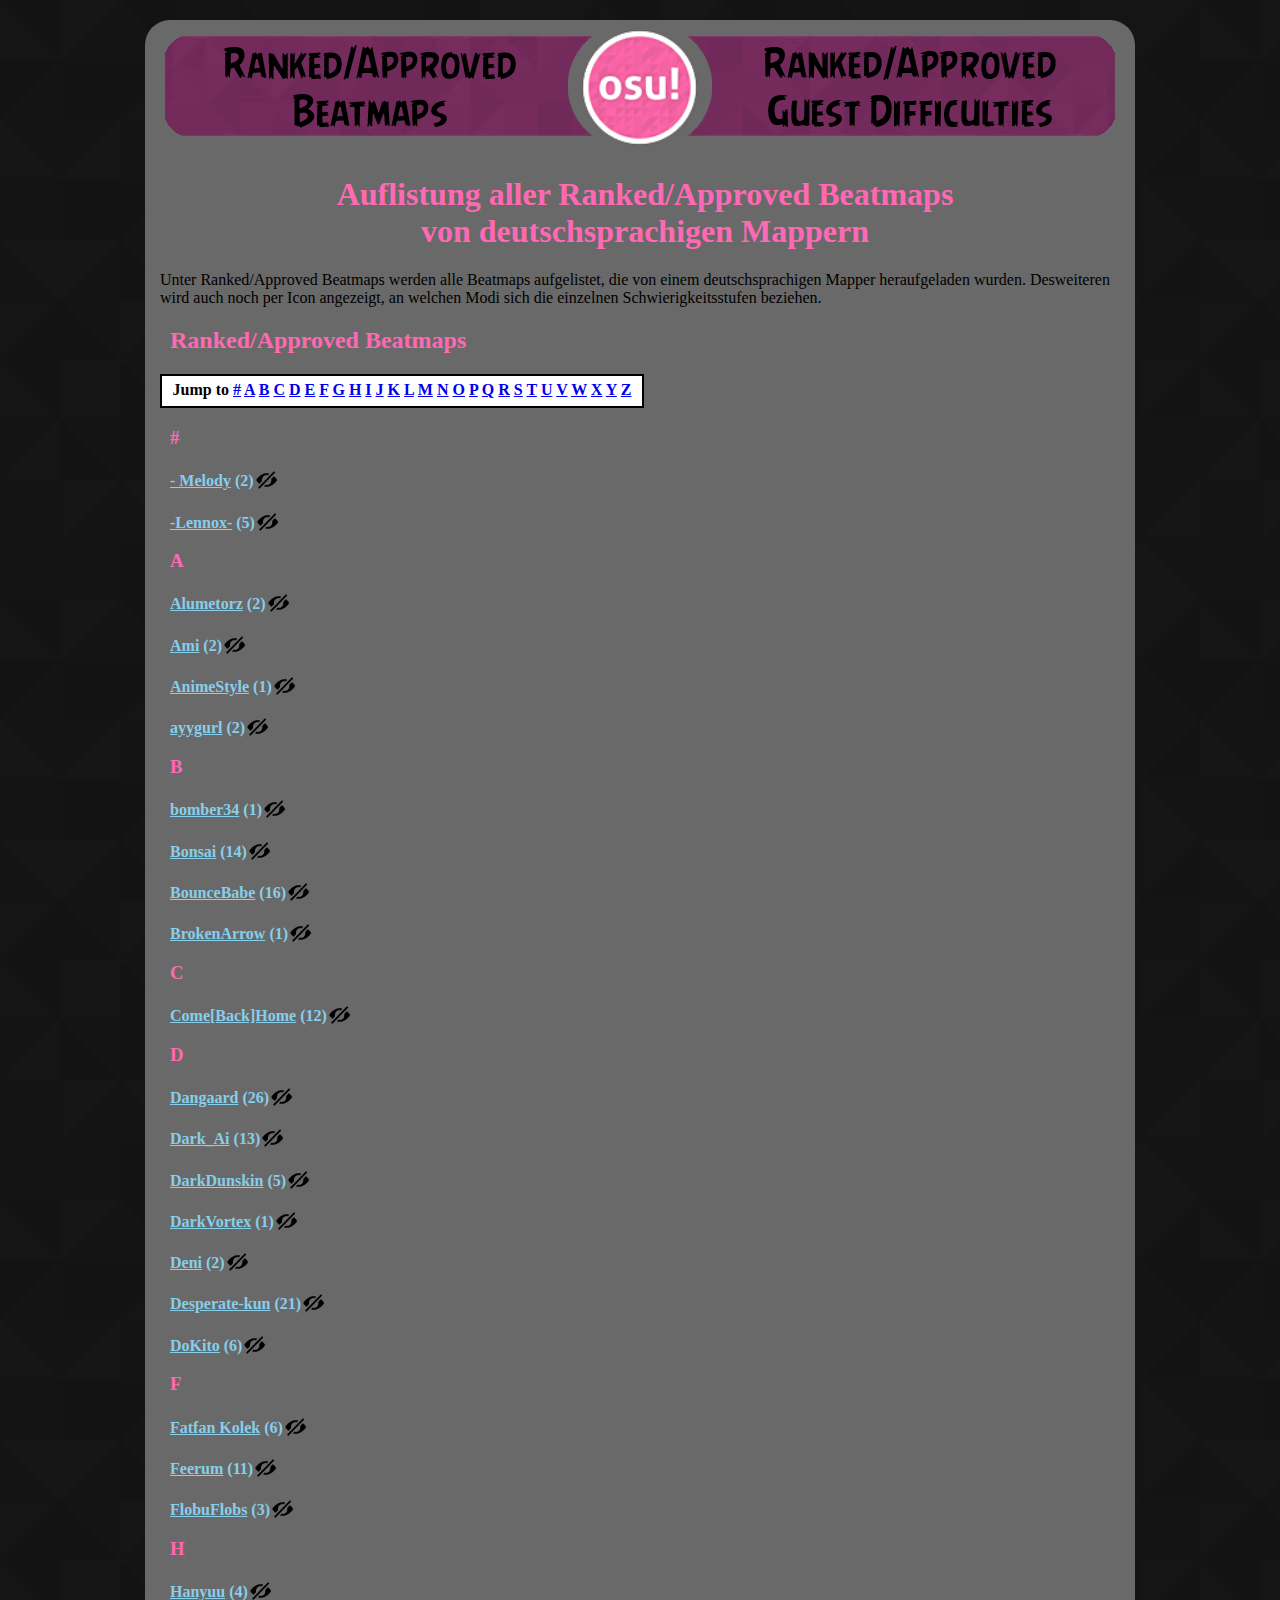
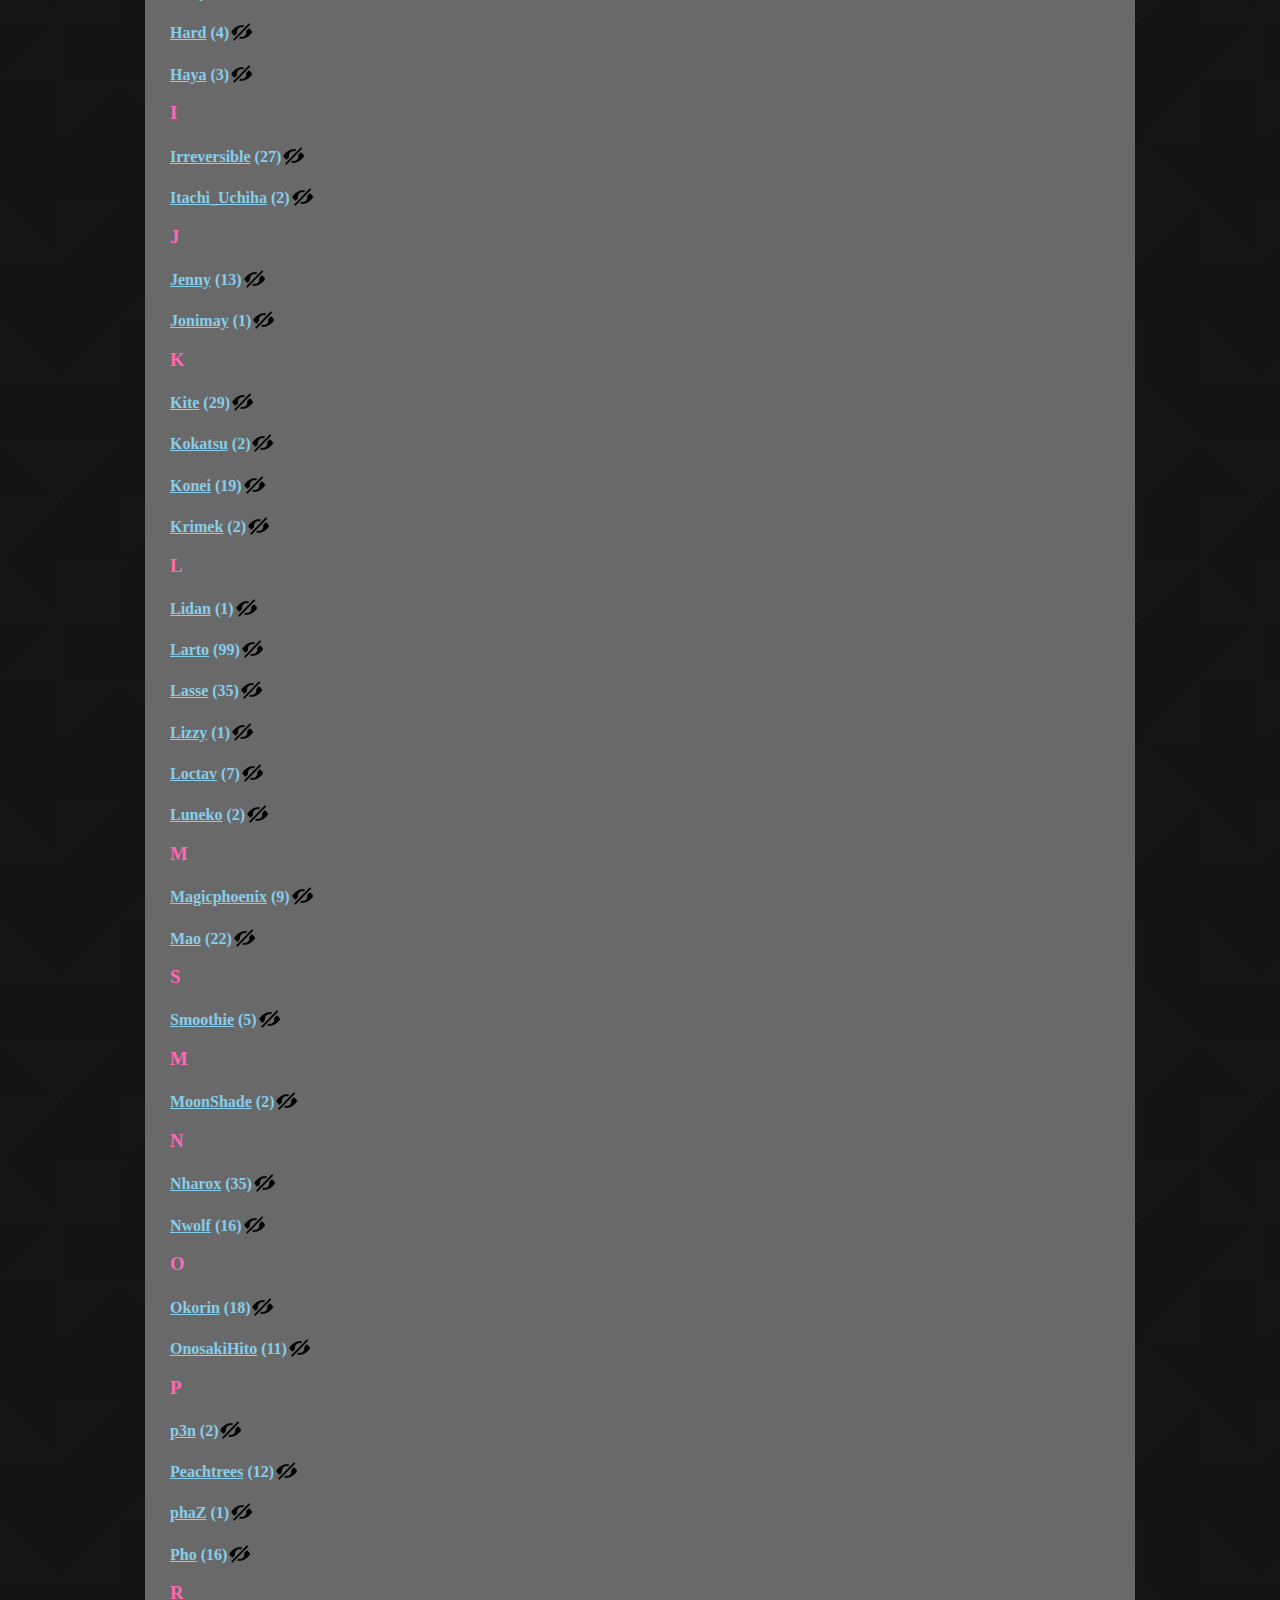
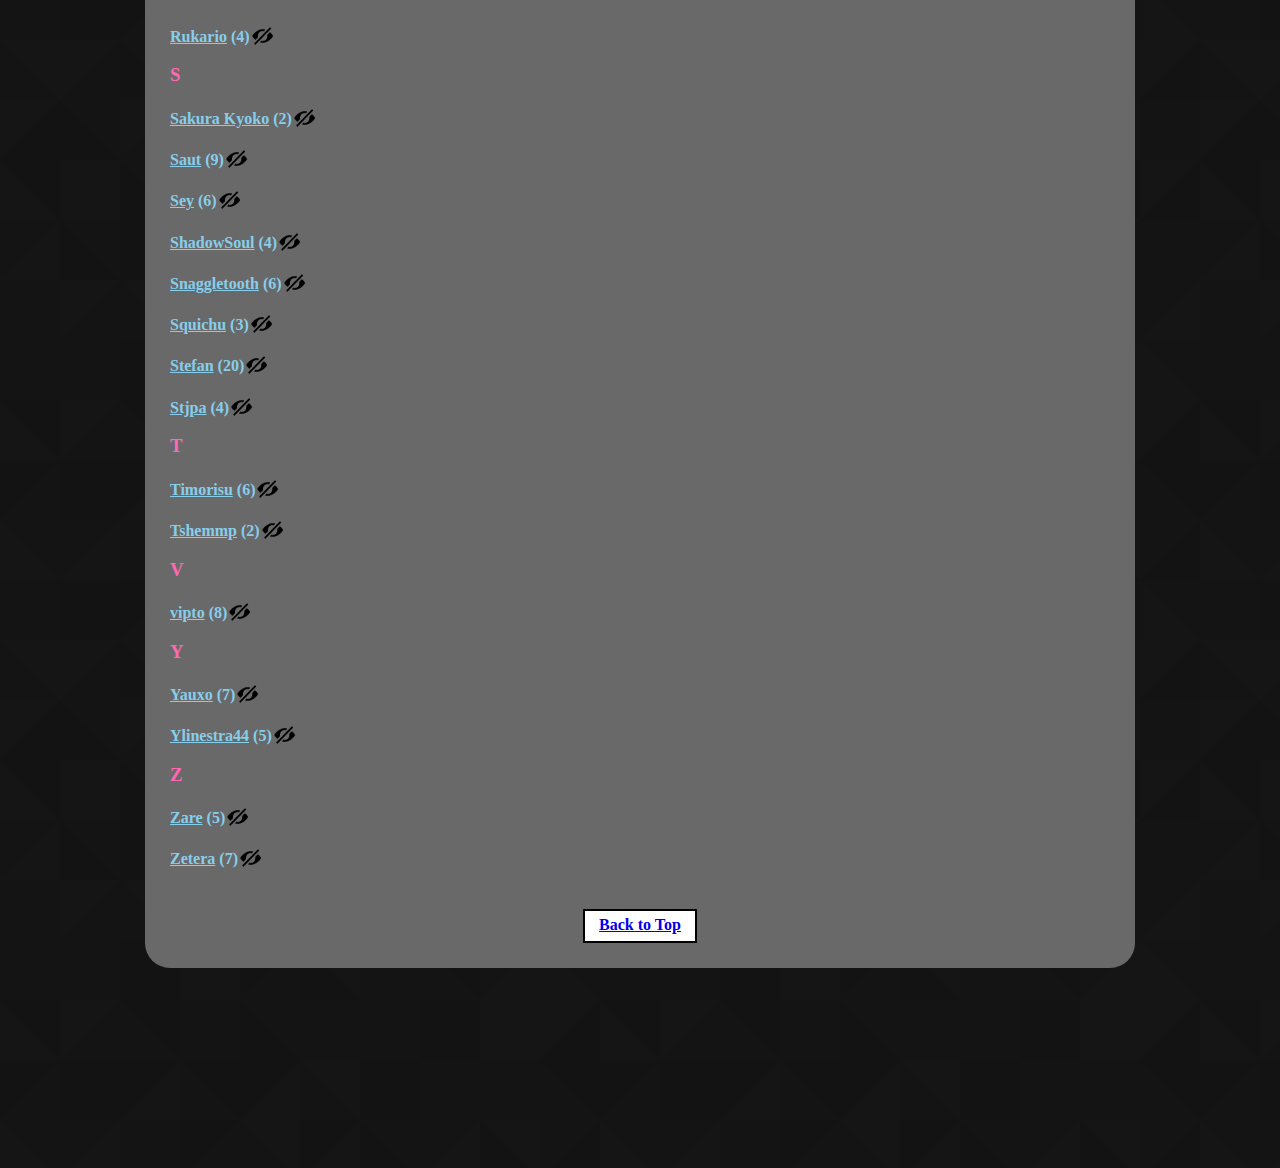
<file: beatmapsets/index.html>
<html>
	<head>
		<title>Beatmaps</title>

		<style>
			table { border: 1px solid; border-collapse: collapse; width: 100%; margin-right: auto; margin-left: auto; background: #fff; }
			table tr:hover { background: #ffe4e1; }
			table td { border: 1px solid black; text-align: center; }
			table th { border: 1px solid black; background: #bbf; }
			body { background-image: url("/image/bg1.jpg"); margin: 0 auto;}
			tr { height: 25px; }
			h1 { text-align: center; font-family: Georgia; color: #FF69B4; padding-left: 10px; }
			h2 { text-align: left; font-family: Georgia; color: #FF69B4; padding-left: 10px; }
			h3 { text-align: left; font-family: Georgia; color: #FF69B4; padding-left: 10px; }
			h4 { text-align: left; font-family: Georgia; color: #87CEEB; padding-left: 10px; margin-bottom: 5px;}
			h4 a:link {color: #87CEEB; text-decoration: underline; }
			h4 a:active {color: #0000ff; text-decoration: underline; }
			h4 a:visited {color: #87CEEB; text-decoration: underline; }
			h4 a:hover {color: #DDA0DD; text-decoration: none; }
			p { color: #000; }
			div { margin-right: auto; margin-left: auto; }
			input { vertical-align: bottom; }

			#rank-table	{
				border: 1px solid;
				border-collapse: collapse;
				width: 500px;
				margin-right: auto;
				background: #fff;
			}

			#beatmap	{ width: 72%; text-align: center; line-height: 0 }
			#datum		{ width: 10%; text-align: center; line-height: 0 }
			#mode		{ width: 18%; text-align: center; line-height: 0 }

			.content {
				padding: 5px 15px 25px 15px;
				border-radius: 25px;
				width: 960px;
				margin-top: 20px;
				background: #696969;
			}

			#header {
				background-image: url("/image/bg.png");
				border-bottom: 5px solid black;
				font-size: 20px;
				font-weight: bold;
				padding: 3px;
				width: 100%;
				height: 68px;
				left: 0;
				right: 0;
				top: 0;
			}

			.bottom {
				opacity: 0.0;
				height: 200px;
			}

			#link { text-align: center; font-weight: bold; background: #fff; border: 2px solid black; width: 480px; height: 25px; padding-top: 5px;}

			#back { text-align: center; font-weight: bold; background: #fff; border: 2px solid black; width: 100px; height: 20px; padding: 5px; margin: 0 auto;}

			#wrapper{ width: 990px; margin: auto; }

			.bw {
			-webkit-transition: all 1s ease;
			-moz-transition: all 1s ease;
			-o-transition: all 1s ease;
			-ms-transition: all 1s ease;
				transition: all 1s ease;
			}

			.bw:hover {
				-webkit-filter: saturate(200%);
			}

		</style>
	</head>

	<script>
		function showTable(id){
			document.getElementById(id + '-eye-close').style.display = "none";
			document.getElementById(id + '-eye-open').style.display = "inline";
			document.getElementById(id).style.display = "block";
		}
		function hideTable(id){
			document.getElementById(id + '-eye-close').style.display = "inline";
			document.getElementById(id + '-eye-open').style.display = "none";
			document.getElementById(id).style.display = "none";
		}
	</script>

	<body>
		<A NAME="Top">

		<div id="wrapper">
			<p class="bw">
				<a href="https://deimosu.github.io/guestmaps/"><img src="/image/gd.png" alt="" hspace="5" vspace="5" border="0" align="right" style=" border-radius: 0 20px 0 0; margin: 16px 0 40px -25px" /></a>

			<p class="bw">
				<a href="https://deimosu.github.io/beatmapsets/"><img src="/image/beatmap.png" alt="" hspace="5" vspace="5" border="0" align="left" style="border-radius: 20px 0 0 0; margin: 16px -25px 40px 0" /></a>

			<p class="bw">
				<a href="http://osu-game.com"><img src="/image/icon.png" alt="" hspace="5" vspace="5" width="125" height="125" border="0" align="left" style="margin-left: 7px" /></a>
		</div>
	</div>

	<div class="content">
		<h1>Auflistung aller Ranked/Approved Beatmaps<br> von deutschsprachigen Mappern</h1></A>

		<p>Unter Ranked/Approved Beatmaps werden alle Beatmaps aufgelistet, die von einem deutschsprachigen Mapper heraufgeladen wurden. 
		Desweiteren wird auch noch per Icon angezeigt, an welchen Modi sich die einzelnen Schwierigkeitsstufen beziehen.</p>

		<A NAME="Ranked/Approved Beatmaps"><h2>Ranked/Approved Beatmaps</h2></A>

		<p id="link">Jump to
			<A HREF="##">#</A>
			<A HREF="#A">A</A>
			<A HREF="#B">B</A>
			<A HREF="#C">C</A>
			<A HREF="#D">D</A>
			<A HREF="#E">E</A>
			<A HREF="#F">F</A>
			<A HREF="#G">G</A>
			<A HREF="#H">H</A>
			<A HREF="#I">I</A>
			<A HREF="#J">J</A>
			<A HREF="#K">K</A>
			<A HREF="#L">L</A>
			<A HREF="#K">M</A>
			<A HREF="#L">N</A>
			<A HREF="#O">O</A>
			<A HREF="#P">P</A>
			<A HREF="#Q">Q</A>
			<A HREF="#R">R</A>
			<A HREF="#S">S</A>
			<A HREF="#T">T</A>
			<A HREF="#U">U</A>
			<A HREF="#V">V</A>
			<A HREF="#W">W</A>
			<A HREF="#X">X</A>
			<A HREF="#Y">Y</A>
			<A HREF="#Z">Z</A>
		</p>
<A NAME="#"><h3>#</h3></A>

<h4><a href="https://osu.ppy.sh/u/2185631">- Melody</a> (2)<input id="2185631-eye-close" type="image" src="/image/eye-close.png" height="20px" onClick="showTable(2185631);"><input id="2185631-eye-open" type="image" src="/image/eye-open.png" height="20px" onClick="hideTable(2185631);" style="display:none"></h4>

<table id="2185631" style="display:none">
<tr><th>Beatmap</th><th>Datum</th><th>Schwierigkeitsstufen</th></tr><tr>
	<td id="beatmap"><a href="https://osu.ppy.sh/s/123736">P!nk - Try</a></td>
	<td id="datum">18.02.2014</td>
	<td id="mode"><a href="https://osu.ppy.sh/b/315836"><img src="/image/diff/Easy-o.png" alt=""></a><a href="https://osu.ppy.sh/b/315834"><img src="/image/diff/Normal-o.png" alt=""></a><a href="https://osu.ppy.sh/b/315835"><img src="/image/diff/Hard-o.png" alt=""></a></td>
</tr>
<tr>
	<td id="beatmap"><a href="https://osu.ppy.sh/s/95568">4Story - Encampment of the ghost hunters</a></td>
	<td id="datum">25.11.2013</td>
	<td id="mode"><a href="https://osu.ppy.sh/b/256586"><img src="/image/diff/Easy-o.png" alt=""></a><a href="https://osu.ppy.sh/b/256588"><img src="/image/diff/Normal-o.png" alt=""></a><a href="https://osu.ppy.sh/b/256587"><img src="/image/diff/Hard-o.png" alt=""></a></td>
</tr>
</table>

<h4><a href="https://osu.ppy.sh/u/489103">-Lennox-</a> (5)<input id="489103-eye-close" type="image" src="/image/eye-close.png" height="20px" onClick="showTable(489103);"><input id="489103-eye-open" type="image" src="/image/eye-open.png" height="20px" onClick="hideTable(489103);" style="display:none"></h4>

<table id="489103" style="display:none">
<tr><th>Beatmap</th><th>Datum</th><th>Schwierigkeitsstufen</th></tr><tr>
	<td id="beatmap"><a href="https://osu.ppy.sh/s/24632">Miani - Tu Vivi Nell'aria (Ivan Fillini Remix)</a></td>
	<td id="datum">15.04.2011</td>
	<td id="mode"><a href="https://osu.ppy.sh/b/95413"><img src="/image/diff/Easy-o.png" alt=""></a><a href="https://osu.ppy.sh/b/95412"><img src="/image/diff/Hard-o.png" alt=""></a><a href="https://osu.ppy.sh/b/95877"><img src="/image/diff/Hard-t.png" alt=""></a></td>
</tr>
<tr>
	<td id="beatmap"><a href="https://osu.ppy.sh/s/25985">Floxytek - Opera</a></td>
	<td id="datum">24.03.2011</td>
	<td id="mode"><a href="https://osu.ppy.sh/b/91599"><img src="/image/diff/Easy-o.png" alt=""></a><a href="https://osu.ppy.sh/b/88455"><img src="/image/diff/Normal-o.png" alt=""></a><a href="https://osu.ppy.sh/b/88040"><img src="/image/diff/Insane-o.png" alt=""></a><a href="https://osu.ppy.sh/b/87923"><img src="/image/diff/Insane-o.png" alt=""></a><a href="https://osu.ppy.sh/b/90319"><img src="/image/diff/Insane-t.png" alt=""></a></td>
</tr>
<tr>
	<td id="beatmap"><a href="https://osu.ppy.sh/s/27861">Sirio & D-Tox - Loudness War</a></td>
	<td id="datum">21.08.2011</td>
	<td id="mode"><a href="https://osu.ppy.sh/b/93159"><img src="/image/diff/Normal-o.png" alt=""></a><a href="https://osu.ppy.sh/b/93160"><img src="/image/diff/Normal-o.png" alt=""></a><a href="https://osu.ppy.sh/b/93361"><img src="/image/diff/Hard-o.png" alt=""></a><a href="https://osu.ppy.sh/b/93167"><img src="/image/diff/Insane-t.png" alt=""></a><a href="https://osu.ppy.sh/b/93836"><img src="/image/diff/Expert-o.png" alt=""></a></td>
</tr>
<tr>
	<td id="beatmap"><a href="https://osu.ppy.sh/s/28883">Miani - Tornero (Ivan Fillini Remix)</a></td>
	<td id="datum">19.12.2011</td>
	<td id="mode"><a href="https://osu.ppy.sh/b/96232"><img src="/image/diff/Normal-o.png" alt=""></a><a href="https://osu.ppy.sh/b/96114"><img src="/image/diff/Hard-o.png" alt=""></a><a href="https://osu.ppy.sh/b/96882"><img src="/image/diff/Hard-t.png" alt=""></a></td>
</tr>
<tr>
	<td id="beatmap"><a href="https://osu.ppy.sh/s/29727">Furries in a Blender - Ridorii</a></td>
	<td id="datum">16.10.2011</td>
	<td id="mode"><a href="https://osu.ppy.sh/b/98519"><img src="/image/diff/Normal-o.png" alt=""></a><a href="https://osu.ppy.sh/b/102212"><img src="/image/diff/Normal-o.png" alt=""></a><a href="https://osu.ppy.sh/b/107487"><img src="/image/diff/Hard-o.png" alt=""></a><a href="https://osu.ppy.sh/b/99462"><img src="/image/diff/Insane-t.png" alt=""></a><a href="https://osu.ppy.sh/b/98496"><img src="/image/diff/Expert-o.png" alt=""></a></td>
</tr>
</table>

<A NAME="A"><h3>A</h3></A>

<h4><a href="https://osu.ppy.sh/u/1145984">Alumetorz</a> (2)<input id="1145984-eye-close" type="image" src="/image/eye-close.png" height="20px" onClick="showTable(1145984);"><input id="1145984-eye-open" type="image" src="/image/eye-open.png" height="20px" onClick="hideTable(1145984);" style="display:none"></h4>

<table id="1145984" style="display:none">
<tr><th>Beatmap</th><th>Datum</th><th>Schwierigkeitsstufen</th></tr><tr>
	<td id="beatmap"><a href="https://osu.ppy.sh/s/106212">LeaF - MEPHISTO</a></td>
	<td id="datum">08.11.2013</td>
	<td id="mode"><a href="https://osu.ppy.sh/b/297842"><img src="/image/diff/Easy-m.png" alt=""></a><a href="https://osu.ppy.sh/b/282167"><img src="/image/diff/Easy-o.png" alt=""></a><a href="https://osu.ppy.sh/b/297647"><img src="/image/diff/Normal-m.png" alt=""></a><a href="https://osu.ppy.sh/b/282169"><img src="/image/diff/Normal-o.png" alt=""></a><a href="https://osu.ppy.sh/b/282165"><img src="/image/diff/Hard-o.png" alt=""></a><a href="https://osu.ppy.sh/b/318560"><img src="/image/diff/Hard-t.png" alt=""></a><a href="https://osu.ppy.sh/b/302629"><img src="/image/diff/Hard-m.png" alt=""></a><a href="https://osu.ppy.sh/b/282168"><img src="/image/diff/Insane-o.png" alt=""></a><a href="https://osu.ppy.sh/b/284038"><img src="/image/diff/Insane-t.png" alt=""></a><a href="https://osu.ppy.sh/b/299038"><img src="/image/diff/Insane-m.png" alt=""></a><a href="https://osu.ppy.sh/b/283247"><img src="/image/diff/Insane-t.png" alt=""></a><a href="https://osu.ppy.sh/b/282166"><img src="/image/diff/Insane-o.png" alt=""></a><a href="https://osu.ppy.sh/b/298908"><img src="/image/diff/Insane-c.png" alt=""></a><a href="https://osu.ppy.sh/b/278451"><img src="/image/diff/Expert-o.png" alt=""></a><a href="https://osu.ppy.sh/b/284037"><img src="/image/diff/Expert-t.png" alt=""></a></td>
</tr>
<tr>
	<td id="beatmap"><a href="https://osu.ppy.sh/s/280107">gmtn. (witch's slave) - furioso melodia</a></td>
	<td id="datum">11.04.2015</td>
	<td id="mode"><a href="https://osu.ppy.sh/b/633993"><img src="/image/diff/Expert-o.png" alt=""></a></td>
</tr>
</table>

<h4><a href="https://osu.ppy.sh/u/2114779">Ami</a> (2)<input id="2114779-eye-close" type="image" src="/image/eye-close.png" height="20px" onClick="showTable(2114779);"><input id="2114779-eye-open" type="image" src="/image/eye-open.png" height="20px" onClick="hideTable(2114779);" style="display:none"></h4>

<table id="2114779" style="display:none">
<tr><th>Beatmap</th><th>Datum</th><th>Schwierigkeitsstufen</th></tr><tr>
	<td id="beatmap"><a href="https://osu.ppy.sh/s/130704">Hanatan - Shiwa</a></td>
	<td id="datum">10.02.2014</td>
	<td id="mode"><a href="https://osu.ppy.sh/b/329530"><img src="/image/diff/Normal-o.png" alt=""></a><a href="https://osu.ppy.sh/b/348555"><img src="/image/diff/Normal-o.png" alt=""></a><a href="https://osu.ppy.sh/b/339000"><img src="/image/diff/Hard-o.png" alt=""></a><a href="https://osu.ppy.sh/b/329967"><img src="/image/diff/Insane-o.png" alt=""></a></td>
</tr>
<tr>
	<td id="beatmap"><a href="https://osu.ppy.sh/s/149045">Kicks N Licks Feat. Nicole Millar - Own The Night (MitiS DnB Remix)</a></td>
	<td id="datum">16.03.2014</td>
	<td id="mode"><a href="https://osu.ppy.sh/b/368307"><img src="/image/diff/Easy-o.png" alt=""></a><a href="https://osu.ppy.sh/b/368309"><img src="/image/diff/Normal-o.png" alt=""></a><a href="https://osu.ppy.sh/b/368308"><img src="/image/diff/Hard-o.png" alt=""></a><a href="https://osu.ppy.sh/b/368306"><img src="/image/diff/Insane-o.png" alt=""></a><a href="https://osu.ppy.sh/b/380870"><img src="/image/diff/Insane-o.png" alt=""></a></td>
</tr>
</table>

<h4><a href="https://osu.ppy.sh/u/2189372">AnimeStyle</a> (1)<input id="2189372-eye-close" type="image" src="/image/eye-close.png" height="20px" onClick="showTable(2189372);"><input id="2189372-eye-open" type="image" src="/image/eye-open.png" height="20px" onClick="hideTable(2189372);" style="display:none"></h4>

<table id="2189372" style="display:none">
<tr><th>Beatmap</th><th>Datum</th><th>Schwierigkeitsstufen</th></tr><tr>
	<td id="beatmap"><a href="https://osu.ppy.sh/s/98073">Nobuo Uematsu - Battle 1 (Fredrik Miller Remix)</a></td>
	<td id="datum">13.04.2014</td>
	<td id="mode"><a href="https://osu.ppy.sh/b/261808"><img src="/image/diff/Easy-o.png" alt=""></a><a href="https://osu.ppy.sh/b/261810"><img src="/image/diff/Normal-o.png" alt=""></a><a href="https://osu.ppy.sh/b/288058"><img src="/image/diff/Hard-o.png" alt=""></a><a href="https://osu.ppy.sh/b/261809"><img src="/image/diff/Insane-o.png" alt=""></a></td>
</tr>
</table>

<h4><a href="https://osu.ppy.sh/u/4899898">ayygurl</a> (2)<input id="4899898-eye-close" type="image" src="/image/eye-close.png" height="20px" onClick="showTable(4899898);"><input id="4899898-eye-open" type="image" src="/image/eye-open.png" height="20px" onClick="hideTable(4899898);" style="display:none"></h4>

<table id="4899898" style="display:none">
<tr><th>Beatmap</th><th>Datum</th><th>Schwierigkeitsstufen</th></tr><tr>
	<td id="beatmap"><a href="https://osu.ppy.sh/s/375668">Kazumi Totaka - Mii Plaza</a></td>
	<td id="datum">22.12.2015</td>
	<td id="mode"><a href="https://osu.ppy.sh/b/822693"><img src="/image/diff/Easy-o.png" alt=""></a><a href="https://osu.ppy.sh/b/822694"><img src="/image/diff/Normal-o.png" alt=""></a></td>
</tr>
<tr>
	<td id="beatmap"><a href="https://osu.ppy.sh/s/411475">toonlink - Still Shoppin'</a></td>
	<td id="datum">12.04.2016</td>
	<td id="mode"><a href="https://osu.ppy.sh/b/905231"><img src="/image/diff/Easy-o.png" alt=""></a><a href="https://osu.ppy.sh/b/926263"><img src="/image/diff/Normal-o.png" alt=""></a><a href="https://osu.ppy.sh/b/892807"><img src="/image/diff/Hard-o.png" alt=""></a></td>
</tr>
</table>

<A NAME="B"><h3>B</h3></A>

<h4><a href="https://osu.ppy.sh/u/691222">bomber34</a> (1)<input id="691222-eye-close" type="image" src="/image/eye-close.png" height="20px" onClick="showTable(691222);"><input id="691222-eye-open" type="image" src="/image/eye-open.png" height="20px" onClick="hideTable(691222);" style="display:none"></h4>

<table id="691222" style="display:none">
<tr><th>Beatmap</th><th>Datum</th><th>Schwierigkeitsstufen</th></tr><tr>
	<td id="beatmap"><a href="https://osu.ppy.sh/s/53810">Junichi Masuda - Lavender Town Theme</a></td>
	<td id="datum">19.02.2013</td>
	<td id="mode"><a href="https://osu.ppy.sh/b/163891"><img src="/image/diff/Easy-o.png" alt=""></a><a href="https://osu.ppy.sh/b/163890"><img src="/image/diff/Easy-c.png" alt=""></a><a href="https://osu.ppy.sh/b/173558"><img src="/image/diff/Easy-t.png" alt=""></a><a href="https://osu.ppy.sh/b/163892"><img src="/image/diff/Normal-o.png" alt=""></a><a href="https://osu.ppy.sh/b/204971"><img src="/image/diff/Hard-o.png" alt=""></a></td>
</tr>
</table>

<h4><a href="https://osu.ppy.sh/u/987334">Bonsai</a> (14)<input id="987334-eye-close" type="image" src="/image/eye-close.png" height="20px" onClick="showTable(987334);"><input id="987334-eye-open" type="image" src="/image/eye-open.png" height="20px" onClick="hideTable(987334);" style="display:none"></h4>

<table id="987334" style="display:none">
<tr><th>Beatmap</th><th>Datum</th><th>Schwierigkeitsstufen</th></tr><tr>
	<td id="beatmap"><a href="https://osu.ppy.sh/s/316390">Comedian Harmonists - Perpetuum Mobile</a></td>
	<td id="datum">26.04.2016</td>
	<td id="mode"><a href="https://osu.ppy.sh/b/897613"><img src="/image/diff/Easy-o.png" alt=""></a><a href="https://osu.ppy.sh/b/883669"><img src="/image/diff/Normal-o.png" alt=""></a><a href="https://osu.ppy.sh/b/889939"><img src="/image/diff/Hard-o.png" alt=""></a><a href="https://osu.ppy.sh/b/887584"><img src="/image/diff/Hard-o.png" alt=""></a><a href="https://osu.ppy.sh/b/900134"><img src="/image/diff/Insane-c.png" alt=""></a><a href="https://osu.ppy.sh/b/887583"><img src="/image/diff/Insane-o.png" alt=""></a><a href="https://osu.ppy.sh/b/891079"><img src="/image/diff/Expert-o.png" alt=""></a></td>
</tr>
<tr>
	<td id="beatmap"><a href="https://osu.ppy.sh/s/339646">The Monkees - I'm A Believer</a></td>
	<td id="datum">30.09.2015</td>
	<td id="mode"><a href="https://osu.ppy.sh/b/761420"><img src="/image/diff/Normal-o.png" alt=""></a><a href="https://osu.ppy.sh/b/767492"><img src="/image/diff/Hard-o.png" alt=""></a><a href="https://osu.ppy.sh/b/767493"><img src="/image/diff/Hard-o.png" alt=""></a></td>
</tr>
<tr>
	<td id="beatmap"><a href="https://osu.ppy.sh/s/361214">cYsmix - Manic</a></td>
	<td id="datum">18.12.2015</td>
	<td id="mode"><a href="https://osu.ppy.sh/b/806267"><img src="/image/diff/Normal-o.png" alt=""></a><a href="https://osu.ppy.sh/b/797754"><img src="/image/diff/Hard-o.png" alt=""></a><a href="https://osu.ppy.sh/b/798368"><img src="/image/diff/Hard-o.png" alt=""></a><a href="https://osu.ppy.sh/b/793704"><img src="/image/diff/Insane-o.png" alt=""></a><a href="https://osu.ppy.sh/b/804683"><img src="/image/diff/Insane-o.png" alt=""></a></td>
</tr>
<tr>
	<td id="beatmap"><a href="https://osu.ppy.sh/s/370640">Lily Allen - Somewhere Only We Know</a></td>
	<td id="datum">30.11.2015</td>
	<td id="mode"><a href="https://osu.ppy.sh/b/830196"><img src="/image/diff/Normal-o.png" alt=""></a><a href="https://osu.ppy.sh/b/812211"><img src="/image/diff/Normal-o.png" alt=""></a></td>
</tr>
<tr>
	<td id="beatmap"><a href="https://osu.ppy.sh/s/398797">Anamanaguchi - Prom Night</a></td>
	<td id="datum">24.03.2016</td>
	<td id="mode"><a href="https://osu.ppy.sh/b/909516"><img src="/image/diff/Normal-o.png" alt=""></a><a href="https://osu.ppy.sh/b/908588"><img src="/image/diff/Normal-o.png" alt=""></a><a href="https://osu.ppy.sh/b/899952"><img src="/image/diff/Hard-o.png" alt=""></a><a href="https://osu.ppy.sh/b/867655"><img src="/image/diff/Insane-o.png" alt=""></a></td>
</tr>
<tr>
	<td id="beatmap"><a href="https://osu.ppy.sh/s/408864">Gitti & Erika - Heidi</a></td>
	<td id="datum">08.08.2016</td>
	<td id="mode"><a href="https://osu.ppy.sh/b/887681"><img src="/image/diff/Easy-o.png" alt=""></a><a href="https://osu.ppy.sh/b/887682"><img src="/image/diff/Normal-o.png" alt=""></a><a href="https://osu.ppy.sh/b/900010"><img src="/image/diff/Normal-t.png" alt=""></a><a href="https://osu.ppy.sh/b/887680"><img src="/image/diff/Hard-o.png" alt=""></a><a href="https://osu.ppy.sh/b/900011"><img src="/image/diff/Hard-t.png" alt=""></a><a href="https://osu.ppy.sh/b/894684"><img src="/image/diff/Hard-o.png" alt=""></a></td>
</tr>
<tr>
	<td id="beatmap"><a href="https://osu.ppy.sh/s/413625">Cady Groves - This Little Girl (Speed Up Ver.)</a></td>
	<td id="datum">09.02.2017</td>
	<td id="mode"><a href="https://osu.ppy.sh/b/898407"><img src="/image/diff/Easy-o.png" alt=""></a><a href="https://osu.ppy.sh/b/970140"><img src="/image/diff/Normal-o.png" alt=""></a><a href="https://osu.ppy.sh/b/1130958"><img src="/image/diff/Hard-o.png" alt=""></a><a href="https://osu.ppy.sh/b/1067682"><img src="/image/diff/Hard-o.png" alt=""></a><a href="https://osu.ppy.sh/b/1067681"><img src="/image/diff/Insane-o.png" alt=""></a></td>
</tr>
<tr>
	<td id="beatmap"><a href="https://osu.ppy.sh/s/426652">Disasterpeace - Jump Error</a></td>
	<td id="datum">18.06.2016</td>
	<td id="mode"><a href="https://osu.ppy.sh/b/979202"><img src="/image/diff/Easy-o.png" alt=""></a><a href="https://osu.ppy.sh/b/930027"><img src="/image/diff/Normal-o.png" alt=""></a><a href="https://osu.ppy.sh/b/999184"><img src="/image/diff/Hard-o.png" alt=""></a><a href="https://osu.ppy.sh/b/925613"><img src="/image/diff/Insane-o.png" alt=""></a></td>
</tr>
<tr>
	<td id="beatmap"><a href="https://osu.ppy.sh/s/452693">LEFT BOY - DANGEROUS</a></td>
	<td id="datum">16.04.2017</td>
	<td id="mode"><a href="https://osu.ppy.sh/b/973735"><img src="/image/diff/Normal-o.png" alt=""></a><a href="https://osu.ppy.sh/b/990564"><img src="/image/diff/Hard-o.png" alt=""></a><a href="https://osu.ppy.sh/b/1147366"><img src="/image/diff/Hard-o.png" alt=""></a><a href="https://osu.ppy.sh/b/990565"><img src="/image/diff/Insane-o.png" alt=""></a><a href="https://osu.ppy.sh/b/972592"><img src="/image/diff/Insane-o.png" alt=""></a></td>
</tr>
<tr>
	<td id="beatmap"><a href="https://osu.ppy.sh/s/489383">Kola Kid - press start</a></td>
	<td id="datum">29.09.2016</td>
	<td id="mode"><a href="https://osu.ppy.sh/b/1055373"><img src="/image/diff/Normal-o.png" alt=""></a><a href="https://osu.ppy.sh/b/1055372"><img src="/image/diff/Hard-o.png" alt=""></a><a href="https://osu.ppy.sh/b/1053760"><img src="/image/diff/Hard-o.png" alt=""></a><a href="https://osu.ppy.sh/b/1046248"><img src="/image/diff/Insane-o.png" alt=""></a><a href="https://osu.ppy.sh/b/1043344"><img src="/image/diff/Insane-o.png" alt=""></a><a href="https://osu.ppy.sh/b/1043094"><img src="/image/diff/Insane-o.png" alt=""></a><a href="https://osu.ppy.sh/b/1043092"><img src="/image/diff/Expert-o.png" alt=""></a></td>
</tr>
<tr>
	<td id="beatmap"><a href="https://osu.ppy.sh/s/494447">Sigur Ros - Hoppipolla</a></td>
	<td id="datum">02.11.2016</td>
	<td id="mode"><a href="https://osu.ppy.sh/b/1057473"><img src="/image/diff/Easy-o.png" alt=""></a><a href="https://osu.ppy.sh/b/1052840"><img src="/image/diff/Normal-o.png" alt=""></a></td>
</tr>
<tr>
	<td id="beatmap"><a href="https://osu.ppy.sh/s/501677">Anamanaguchi - Pop It</a></td>
	<td id="datum">12.08.2017</td>
	<td id="mode"><a href="https://osu.ppy.sh/b/1261839"><img src="/image/diff/Normal-o.png" alt=""></a><a href="https://osu.ppy.sh/b/1218448"><img src="/image/diff/Hard-o.png" alt=""></a><a href="https://osu.ppy.sh/b/1124628"><img src="/image/diff/Insane-o.png" alt=""></a><a href="https://osu.ppy.sh/b/1084171"><img src="/image/diff/Insane-o.png" alt=""></a></td>
</tr>
<tr>
	<td id="beatmap"><a href="https://osu.ppy.sh/s/534385">Comedian Harmonists - Stille Nacht, Heilige Nacht</a></td>
	<td id="datum">25.12.2016</td>
	<td id="mode"><a href="https://osu.ppy.sh/b/1131953"><img src="/image/diff/Easy-c.png" alt=""></a><a href="https://osu.ppy.sh/b/1131955"><img src="/image/diff/Easy-o.png" alt=""></a><a href="https://osu.ppy.sh/b/1131956"><img src="/image/diff/Easy-o.png" alt=""></a><a href="https://osu.ppy.sh/b/1131954"><img src="/image/diff/Easy-c.png" alt=""></a></td>
</tr>
<tr>
	<td id="beatmap"><a href="https://osu.ppy.sh/s/570325">bill wurtz - the high class stuff</a></td>
	<td id="datum">21.08.2017</td>
	<td id="mode"><a href="https://osu.ppy.sh/b/1294064"><img src="/image/diff/Easy-m.png" alt=""></a><a href="https://osu.ppy.sh/b/1294065"><img src="/image/diff/Normal-m.png" alt=""></a><a href="https://osu.ppy.sh/b/1208935"><img src="/image/diff/Normal-o.png" alt=""></a><a href="https://osu.ppy.sh/b/1209382"><img src="/image/diff/Hard-o.png" alt=""></a><a href="https://osu.ppy.sh/b/1294063"><img src="/image/diff/Hard-c.png" alt=""></a><a href="https://osu.ppy.sh/b/1209186"><img src="/image/diff/Hard-o.png" alt=""></a></td>
</tr>
</table>

<h4><a href="https://osu.ppy.sh/u/551125">BounceBabe</a> (16)<input id="551125-eye-close" type="image" src="/image/eye-close.png" height="20px" onClick="showTable(551125);"><input id="551125-eye-open" type="image" src="/image/eye-open.png" height="20px" onClick="hideTable(551125);" style="display:none"></h4>

<table id="551125" style="display:none">
<tr><th>Beatmap</th><th>Datum</th><th>Schwierigkeitsstufen</th></tr><tr>
	<td id="beatmap"><a href="https://osu.ppy.sh/s/105474">Bratz - Nobody's Girl (Nightcore Mix)</a></td>
	<td id="datum">17.08.2013</td>
	<td id="mode"><a href="https://osu.ppy.sh/b/280675"><img src="/image/diff/Easy-o.png" alt=""></a><a href="https://osu.ppy.sh/b/278094"><img src="/image/diff/Normal-o.png" alt=""></a><a href="https://osu.ppy.sh/b/276847"><img src="/image/diff/Hard-o.png" alt=""></a></td>
</tr>
<tr>
	<td id="beatmap"><a href="https://osu.ppy.sh/s/107107">Hilary Duff - Come Clean (Remix 2005)</a></td>
	<td id="datum">07.09.2013</td>
	<td id="mode"><a href="https://osu.ppy.sh/b/280805"><img src="/image/diff/Normal-o.png" alt=""></a><a href="https://osu.ppy.sh/b/280804"><img src="/image/diff/Hard-o.png" alt=""></a></td>
</tr>
<tr>
	<td id="beatmap"><a href="https://osu.ppy.sh/s/112173">Robin Thicke Feat. T.I. & Pharrell - Blurred Lines</a></td>
	<td id="datum">03.12.2013</td>
	<td id="mode"><a href="https://osu.ppy.sh/b/293214"><img src="/image/diff/Easy-o.png" alt=""></a><a href="https://osu.ppy.sh/b/291459"><img src="/image/diff/Normal-o.png" alt=""></a><a href="https://osu.ppy.sh/b/291457"><img src="/image/diff/Hard-o.png" alt=""></a><a href="https://osu.ppy.sh/b/291458"><img src="/image/diff/Hard-o.png" alt=""></a></td>
</tr>
<tr>
	<td id="beatmap"><a href="https://osu.ppy.sh/s/114480">Circus-P - Lie</a></td>
	<td id="datum">16.11.2013</td>
	<td id="mode"><a href="https://osu.ppy.sh/b/296699"><img src="/image/diff/Easy-o.png" alt=""></a><a href="https://osu.ppy.sh/b/296698"><img src="/image/diff/Normal-o.png" alt=""></a><a href="https://osu.ppy.sh/b/296411"><img src="/image/diff/Hard-o.png" alt=""></a></td>
</tr>
<tr>
	<td id="beatmap"><a href="https://osu.ppy.sh/s/117467">Millennium - Day After Day (Radio Edit)</a></td>
	<td id="datum">12.01.2014</td>
	<td id="mode"><a href="https://osu.ppy.sh/b/302643"><img src="/image/diff/Easy-o.png" alt=""></a><a href="https://osu.ppy.sh/b/304411"><img src="/image/diff/Normal-o.png" alt=""></a><a href="https://osu.ppy.sh/b/302644"><img src="/image/diff/Hard-o.png" alt=""></a><a href="https://osu.ppy.sh/b/302645"><img src="/image/diff/Hard-o.png" alt=""></a></td>
</tr>
<tr>
	<td id="beatmap"><a href="https://osu.ppy.sh/s/28064">Neo Cortex - I Want You (Nightcore Mix)</a></td>
	<td id="datum">28.09.2011</td>
	<td id="mode"><a href="https://osu.ppy.sh/b/95167"><img src="/image/diff/Easy-o.png" alt=""></a><a href="https://osu.ppy.sh/b/93723"><img src="/image/diff/Normal-o.png" alt=""></a><a href="https://osu.ppy.sh/b/93722"><img src="/image/diff/Insane-o.png" alt=""></a></td>
</tr>
<tr>
	<td id="beatmap"><a href="https://osu.ppy.sh/s/36400">Olivia Noelle - Skyscraper (Nightcore Mix)</a></td>
	<td id="datum">14.03.2013</td>
	<td id="mode"><a href="https://osu.ppy.sh/b/117612"><img src="/image/diff/Easy-o.png" alt=""></a><a href="https://osu.ppy.sh/b/209417"><img src="/image/diff/Normal-o.png" alt=""></a><a href="https://osu.ppy.sh/b/117613"><img src="/image/diff/Hard-o.png" alt=""></a></td>
</tr>
<tr>
	<td id="beatmap"><a href="https://osu.ppy.sh/s/45043">Yuduki - Dear You (Vocal Version)</a></td>
	<td id="datum">07.01.2013</td>
	<td id="mode"><a href="https://osu.ppy.sh/b/204827"><img src="/image/diff/Normal-o.png" alt=""></a><a href="https://osu.ppy.sh/b/140837"><img src="/image/diff/Hard-o.png" alt=""></a></td>
</tr>
<tr>
	<td id="beatmap"><a href="https://osu.ppy.sh/s/500758">Kiiara - Feels (Jai Wolf Remix)</a></td>
	<td id="datum">27.10.2016</td>
	<td id="mode"><a href="https://osu.ppy.sh/b/1066208"><img src="/image/diff/Easy-o.png" alt=""></a><a href="https://osu.ppy.sh/b/1067409"><img src="/image/diff/Hard-o.png" alt=""></a><a href="https://osu.ppy.sh/b/1065711"><img src="/image/diff/Hard-o.png" alt=""></a></td>
</tr>
<tr>
	<td id="beatmap"><a href="https://osu.ppy.sh/s/51859">Sean Paul - She Doesn't Mind (Daniel Ngo Remix)</a></td>
	<td id="datum">06.02.2013</td>
	<td id="mode"><a href="https://osu.ppy.sh/b/158917"><img src="/image/diff/Easy-o.png" alt=""></a><a href="https://osu.ppy.sh/b/161815"><img src="/image/diff/Normal-o.png" alt=""></a><a href="https://osu.ppy.sh/b/169225"><img src="/image/diff/Hard-o.png" alt=""></a><a href="https://osu.ppy.sh/b/158766"><img src="/image/diff/Hard-o.png" alt=""></a></td>
</tr>
<tr>
	<td id="beatmap"><a href="https://osu.ppy.sh/s/525016">Cady Groves - This Little Girl</a></td>
	<td id="datum">18.01.2017</td>
	<td id="mode"><a href="https://osu.ppy.sh/b/1119000"><img src="/image/diff/Easy-o.png" alt=""></a><a href="https://osu.ppy.sh/b/1114240"><img src="/image/diff/Normal-o.png" alt=""></a><a href="https://osu.ppy.sh/b/1114214"><img src="/image/diff/Hard-o.png" alt=""></a></td>
</tr>
<tr>
	<td id="beatmap"><a href="https://osu.ppy.sh/s/58246">Nordkapp - Hey You (Nightcore Mix)</a></td>
	<td id="datum">16.10.2013</td>
	<td id="mode"><a href="https://osu.ppy.sh/b/211432"><img src="/image/diff/Easy-o.png" alt=""></a><a href="https://osu.ppy.sh/b/175212"><img src="/image/diff/Normal-o.png" alt=""></a><a href="https://osu.ppy.sh/b/211429"><img src="/image/diff/Hard-o.png" alt=""></a><a href="https://osu.ppy.sh/b/175211"><img src="/image/diff/Hard-o.png" alt=""></a></td>
</tr>
<tr>
	<td id="beatmap"><a href="https://osu.ppy.sh/s/77505">Linkin Park - Numb</a></td>
	<td id="datum">23.07.2013</td>
	<td id="mode"><a href="https://osu.ppy.sh/b/217497"><img src="/image/diff/Normal-o.png" alt=""></a><a href="https://osu.ppy.sh/b/217496"><img src="/image/diff/Hard-o.png" alt=""></a></td>
</tr>
<tr>
	<td id="beatmap"><a href="https://osu.ppy.sh/s/77570">Bermuda Loverz - My Girl (Nightcore Mix)</a></td>
	<td id="datum">09.04.2013</td>
	<td id="mode"><a href="https://osu.ppy.sh/b/217789"><img src="/image/diff/Easy-o.png" alt=""></a><a href="https://osu.ppy.sh/b/217617"><img src="/image/diff/Normal-o.png" alt=""></a><a href="https://osu.ppy.sh/b/217728"><img src="/image/diff/Hard-o.png" alt=""></a><a href="https://osu.ppy.sh/b/217607"><img src="/image/diff/Hard-o.png" alt=""></a></td>
</tr>
<tr>
	<td id="beatmap"><a href="https://osu.ppy.sh/s/79225">Clokx - Angels</a></td>
	<td id="datum">23.07.2013</td>
	<td id="mode"><a href="https://osu.ppy.sh/b/222615"><img src="/image/diff/Easy-o.png" alt=""></a><a href="https://osu.ppy.sh/b/223239"><img src="/image/diff/Normal-o.png" alt=""></a><a href="https://osu.ppy.sh/b/222949"><img src="/image/diff/Normal-o.png" alt=""></a><a href="https://osu.ppy.sh/b/221239"><img src="/image/diff/Hard-o.png" alt=""></a><a href="https://osu.ppy.sh/b/238939"><img src="/image/diff/Insane-o.png" alt=""></a></td>
</tr>
<tr>
	<td id="beatmap"><a href="https://osu.ppy.sh/s/83430">Groove Coverage - God Is a Girl (Radio Edit)</a></td>
	<td id="datum">26.07.2013</td>
	<td id="mode"><a href="https://osu.ppy.sh/b/230362"><img src="/image/diff/Easy-o.png" alt=""></a><a href="https://osu.ppy.sh/b/242647"><img src="/image/diff/Normal-o.png" alt=""></a><a href="https://osu.ppy.sh/b/242646"><img src="/image/diff/Hard-o.png" alt=""></a><a href="https://osu.ppy.sh/b/242653"><img src="/image/diff/Hard-o.png" alt=""></a></td>
</tr>
</table>

<h4><a href="https://osu.ppy.sh/u/384034">BrokenArrow</a> (1)<input id="384034-eye-close" type="image" src="/image/eye-close.png" height="20px" onClick="showTable(384034);"><input id="384034-eye-open" type="image" src="/image/eye-open.png" height="20px" onClick="hideTable(384034);" style="display:none"></h4>

<table id="384034" style="display:none">
<tr><th>Beatmap</th><th>Datum</th><th>Schwierigkeitsstufen</th></tr><tr>
	<td id="beatmap"><a href="https://osu.ppy.sh/s/84906">Rinjinbu - Be My Friend</a></td>
	<td id="datum">12.08.2013</td>
	<td id="mode"><a href="https://osu.ppy.sh/b/233700"><img src="/image/diff/Normal-t.png" alt=""></a><a href="https://osu.ppy.sh/b/233699"><img src="/image/diff/Hard-t.png" alt=""></a><a href="https://osu.ppy.sh/b/233701"><img src="/image/diff/Hard-t.png" alt=""></a><a href="https://osu.ppy.sh/b/233702"><img src="/image/diff/Hard-t.png" alt=""></a></td>
</tr>
</table>

<A NAME="C"><h3>C</h3></A>

<h4><a href="https://osu.ppy.sh/u/1131716">Come[Back]Home</a> (12)<input id="1131716-eye-close" type="image" src="/image/eye-close.png" height="20px" onClick="showTable(1131716);"><input id="1131716-eye-open" type="image" src="/image/eye-open.png" height="20px" onClick="hideTable(1131716);" style="display:none"></h4>

<table id="1131716" style="display:none">
<tr><th>Beatmap</th><th>Datum</th><th>Schwierigkeitsstufen</th></tr><tr>
	<td id="beatmap"><a href="https://osu.ppy.sh/s/239787">Star Driver - 5 Centimeters Per Second</a></td>
	<td id="datum">25.01.2015</td>
	<td id="mode"><a href="https://osu.ppy.sh/b/556472"><img src="/image/diff/Normal-o.png" alt=""></a><a href="https://osu.ppy.sh/b/556430"><img src="/image/diff/Normal-o.png" alt=""></a><a href="https://osu.ppy.sh/b/556326"><img src="/image/diff/Hard-o.png" alt=""></a><a href="https://osu.ppy.sh/b/554363"><img src="/image/diff/Insane-o.png" alt=""></a></td>
</tr>
<tr>
	<td id="beatmap"><a href="https://osu.ppy.sh/s/264467">Vicetone - What I've Waited For (feat. D. Brown)</a></td>
	<td id="datum">22.03.2015</td>
	<td id="mode"><a href="https://osu.ppy.sh/b/602879"><img src="/image/diff/Easy-o.png" alt=""></a><a href="https://osu.ppy.sh/b/602885"><img src="/image/diff/Normal-o.png" alt=""></a><a href="https://osu.ppy.sh/b/602883"><img src="/image/diff/Hard-o.png" alt=""></a><a href="https://osu.ppy.sh/b/602881"><img src="/image/diff/Insane-o.png" alt=""></a></td>
</tr>
<tr>
	<td id="beatmap"><a href="https://osu.ppy.sh/s/288142">Miss Jane - It's A Fine Day (Leaving Las Vegas Trance Bootleg)</a></td>
	<td id="datum">30.03.2015</td>
	<td id="mode"><a href="https://osu.ppy.sh/b/649922"><img src="/image/diff/Easy-o.png" alt=""></a><a href="https://osu.ppy.sh/b/649924"><img src="/image/diff/Normal-o.png" alt=""></a><a href="https://osu.ppy.sh/b/649923"><img src="/image/diff/Hard-o.png" alt=""></a></td>
</tr>
<tr>
	<td id="beatmap"><a href="https://osu.ppy.sh/s/295388">Vicetone feat. Collin McLoughlin - Heartbeat</a></td>
	<td id="datum">12.07.2015</td>
	<td id="mode"><a href="https://osu.ppy.sh/b/675542"><img src="/image/diff/Easy-o.png" alt=""></a><a href="https://osu.ppy.sh/b/663657"><img src="/image/diff/Normal-o.png" alt=""></a><a href="https://osu.ppy.sh/b/663655"><img src="/image/diff/Hard-o.png" alt=""></a><a href="https://osu.ppy.sh/b/663656"><img src="/image/diff/Insane-o.png" alt=""></a></td>
</tr>
<tr>
	<td id="beatmap"><a href="https://osu.ppy.sh/s/296724">MitiS feat. Crywolf - Oasis (vocal Mix)</a></td>
	<td id="datum">04.09.2015</td>
	<td id="mode"><a href="https://osu.ppy.sh/b/666141"><img src="/image/diff/Normal-o.png" alt=""></a><a href="https://osu.ppy.sh/b/666143"><img src="/image/diff/Hard-o.png" alt=""></a><a href="https://osu.ppy.sh/b/760932"><img src="/image/diff/Insane-o.png" alt=""></a></td>
</tr>
<tr>
	<td id="beatmap"><a href="https://osu.ppy.sh/s/321556">Rank 1 - Airwave (Aaron Static Remix)</a></td>
	<td id="datum">19.08.2015</td>
	<td id="mode"><a href="https://osu.ppy.sh/b/716757"><img src="/image/diff/Normal-o.png" alt=""></a><a href="https://osu.ppy.sh/b/715316"><img src="/image/diff/Normal-o.png" alt=""></a><a href="https://osu.ppy.sh/b/715314"><img src="/image/diff/Hard-o.png" alt=""></a><a href="https://osu.ppy.sh/b/732931"><img src="/image/diff/Hard-o.png" alt=""></a></td>
</tr>
<tr>
	<td id="beatmap"><a href="https://osu.ppy.sh/s/347276">Rameses B - We Love</a></td>
	<td id="datum">27.08.2016</td>
	<td id="mode"><a href="https://osu.ppy.sh/b/772563"><img src="/image/diff/Normal-o.png" alt=""></a><a href="https://osu.ppy.sh/b/770618"><img src="/image/diff/Hard-o.png" alt=""></a><a href="https://osu.ppy.sh/b/766399"><img src="/image/diff/Hard-o.png" alt=""></a><a href="https://osu.ppy.sh/b/766400"><img src="/image/diff/Insane-o.png" alt=""></a></td>
</tr>
<tr>
	<td id="beatmap"><a href="https://osu.ppy.sh/s/360107">Vicetone & Tony Igy - Astronomia 2014</a></td>
	<td id="datum">07.12.2015</td>
	<td id="mode"><a href="https://osu.ppy.sh/b/800263"><img src="/image/diff/Easy-o.png" alt=""></a><a href="https://osu.ppy.sh/b/800250"><img src="/image/diff/Normal-o.png" alt=""></a><a href="https://osu.ppy.sh/b/791635"><img src="/image/diff/Hard-o.png" alt=""></a><a href="https://osu.ppy.sh/b/791636"><img src="/image/diff/Insane-o.png" alt=""></a></td>
</tr>
<tr>
	<td id="beatmap"><a href="https://osu.ppy.sh/s/362335">Star Driver - 5 Centimeters Per Second</a></td>
	<td id="datum">29.10.2015</td>
	<td id="mode"><a href="https://osu.ppy.sh/b/795834"><img src="/image/diff/Insane-o.png" alt=""></a></td>
</tr>
<tr>
	<td id="beatmap"><a href="https://osu.ppy.sh/s/383095">Memtrix - All You Are</a></td>
	<td id="datum">13.03.2016</td>
	<td id="mode"><a href="https://osu.ppy.sh/b/837605"><img src="/image/diff/Insane-o.png" alt=""></a></td>
</tr>
<tr>
	<td id="beatmap"><a href="https://osu.ppy.sh/s/476587">Vicetone - Nevada (feat. Cozi Zuehlsdorff)</a></td>
	<td id="datum">01.09.2016</td>
	<td id="mode"><a href="https://osu.ppy.sh/b/1017972"><img src="/image/diff/Easy-o.png" alt=""></a><a href="https://osu.ppy.sh/b/1017974"><img src="/image/diff/Normal-o.png" alt=""></a><a href="https://osu.ppy.sh/b/1017973"><img src="/image/diff/Hard-o.png" alt=""></a><a href="https://osu.ppy.sh/b/1017975"><img src="/image/diff/Insane-o.png" alt=""></a></td>
</tr>
<tr>
	<td id="beatmap"><a href="https://osu.ppy.sh/s/532417">Vicetone - Kaleidoscope</a></td>
	<td id="datum">18.01.2017</td>
	<td id="mode"><a href="https://osu.ppy.sh/b/1128183"><img src="/image/diff/Easy-o.png" alt=""></a><a href="https://osu.ppy.sh/b/1128186"><img src="/image/diff/Normal-o.png" alt=""></a><a href="https://osu.ppy.sh/b/1128184"><img src="/image/diff/Hard-o.png" alt=""></a><a href="https://osu.ppy.sh/b/1128185"><img src="/image/diff/Insane-o.png" alt=""></a></td>
</tr>
</table>

<A NAME="D"><h3>D</h3></A>

<h4><a href="https://osu.ppy.sh/u/19488">Dangaard</a> (26)<input id="19488-eye-close" type="image" src="/image/eye-close.png" height="20px" onClick="showTable(19488);"><input id="19488-eye-open" type="image" src="/image/eye-open.png" height="20px" onClick="hideTable(19488);" style="display:none"></h4>

<table id="19488" style="display:none">
<tr><th>Beatmap</th><th>Datum</th><th>Schwierigkeitsstufen</th></tr><tr>
	<td id="beatmap"><a href="https://osu.ppy.sh/s/10760">Stereopony - Tsukiakari no Michishirube (TV Size)</a></td>
	<td id="datum">07.12.2009</td>
	<td id="mode"><a href="https://osu.ppy.sh/b/41587"><img src="/image/diff/Normal-o.png" alt=""></a><a href="https://osu.ppy.sh/b/41588"><img src="/image/diff/Hard-o.png" alt=""></a><a href="https://osu.ppy.sh/b/42237"><img src="/image/diff/Hard-o.png" alt=""></a></td>
</tr>
<tr>
	<td id="beatmap"><a href="https://osu.ppy.sh/s/10960">TiA - Ryuusei</a></td>
	<td id="datum">03.01.2010</td>
	<td id="mode"><a href="https://osu.ppy.sh/b/42240"><img src="/image/diff/Normal-o.png" alt=""></a><a href="https://osu.ppy.sh/b/42241"><img src="/image/diff/Hard-o.png" alt=""></a></td>
</tr>
<tr>
	<td id="beatmap"><a href="https://osu.ppy.sh/s/11269">Rina Satou - Merikuri Song</a></td>
	<td id="datum">16.01.2010</td>
	<td id="mode"><a href="https://osu.ppy.sh/b/44217"><img src="/image/diff/Easy-o.png" alt=""></a><a href="https://osu.ppy.sh/b/44216"><img src="/image/diff/Hard-o.png" alt=""></a><a href="https://osu.ppy.sh/b/44215"><img src="/image/diff/Hard-o.png" alt=""></a><a href="https://osu.ppy.sh/b/43202"><img src="/image/diff/Hard-o.png" alt=""></a></td>
</tr>
<tr>
	<td id="beatmap"><a href="https://osu.ppy.sh/s/11273">Misato Aki - Santa Claus ni Yoyaku Shite!</a></td>
	<td id="datum">25.12.2009</td>
	<td id="mode"><a href="https://osu.ppy.sh/b/44135"><img src="/image/diff/Normal-o.png" alt=""></a><a href="https://osu.ppy.sh/b/43919"><img src="/image/diff/Hard-o.png" alt=""></a><a href="https://osu.ppy.sh/b/44081"><img src="/image/diff/Hard-o.png" alt=""></a></td>
</tr>
<tr>
	<td id="beatmap"><a href="https://osu.ppy.sh/s/12107">Takagaki Ayahi - China Kibun de High Tension!</a></td>
	<td id="datum">05.02.2010</td>
	<td id="mode"><a href="https://osu.ppy.sh/b/47461"><img src="/image/diff/Easy-o.png" alt=""></a><a href="https://osu.ppy.sh/b/47133"><img src="/image/diff/Normal-o.png" alt=""></a><a href="https://osu.ppy.sh/b/45669"><img src="/image/diff/Hard-o.png" alt=""></a><a href="https://osu.ppy.sh/b/46747"><img src="/image/diff/Hard-o.png" alt=""></a></td>
</tr>
<tr>
	<td id="beatmap"><a href="https://osu.ppy.sh/s/12830">Tsukiko Amano - SPY</a></td>
	<td id="datum">13.02.2010</td>
	<td id="mode"><a href="https://osu.ppy.sh/b/48150"><img src="/image/diff/Normal-o.png" alt=""></a><a href="https://osu.ppy.sh/b/48151"><img src="/image/diff/Normal-o.png" alt=""></a><a href="https://osu.ppy.sh/b/47910"><img src="/image/diff/Hard-o.png" alt=""></a><a href="https://osu.ppy.sh/b/47846"><img src="/image/diff/Hard-o.png" alt=""></a></td>
</tr>
<tr>
	<td id="beatmap"><a href="https://osu.ppy.sh/s/14727">Rie Kugimiya - Please Freeze</a></td>
	<td id="datum">13.05.2010</td>
	<td id="mode"><a href="https://osu.ppy.sh/b/55555"><img src="/image/diff/Normal-o.png" alt=""></a><a href="https://osu.ppy.sh/b/53805"><img src="/image/diff/Hard-o.png" alt=""></a><a href="https://osu.ppy.sh/b/55556"><img src="/image/diff/Hard-o.png" alt=""></a></td>
</tr>
<tr>
	<td id="beatmap"><a href="https://osu.ppy.sh/s/16653">Tommy Heavenly6 - PAPERMOON (TV Size)</a></td>
	<td id="datum">13.07.2010</td>
	<td id="mode"><a href="https://osu.ppy.sh/b/61578"><img src="/image/diff/Easy-o.png" alt=""></a><a href="https://osu.ppy.sh/b/59575"><img src="/image/diff/Normal-o.png" alt=""></a><a href="https://osu.ppy.sh/b/61817"><img src="/image/diff/Hard-o.png" alt=""></a></td>
</tr>
<tr>
	<td id="beatmap"><a href="https://osu.ppy.sh/s/172382">Dancing Dolls - monochrome (TV Size)</a></td>
	<td id="datum">20.05.2014</td>
	<td id="mode"><a href="https://osu.ppy.sh/b/416642"><img src="/image/diff/Easy-o.png" alt=""></a><a href="https://osu.ppy.sh/b/416644"><img src="/image/diff/Normal-o.png" alt=""></a><a href="https://osu.ppy.sh/b/416643"><img src="/image/diff/Hard-o.png" alt=""></a></td>
</tr>
<tr>
	<td id="beatmap"><a href="https://osu.ppy.sh/s/17829">Rina Satou - Keikenchi Joushouchuu (TV Size)</a></td>
	<td id="datum">22.07.2010</td>
	<td id="mode"><a href="https://osu.ppy.sh/b/63699"><img src="/image/diff/Easy-o.png" alt=""></a><a href="https://osu.ppy.sh/b/63698"><img src="/image/diff/Normal-o.png" alt=""></a><a href="https://osu.ppy.sh/b/64122"><img src="/image/diff/Hard-o.png" alt=""></a><a href="https://osu.ppy.sh/b/63441"><img src="/image/diff/Hard-o.png" alt=""></a></td>
</tr>
<tr>
	<td id="beatmap"><a href="https://osu.ppy.sh/s/18156">HTT - NO, Thank You! (TV Size)</a></td>
	<td id="datum">25.07.2010</td>
	<td id="mode"><a href="https://osu.ppy.sh/b/64713"><img src="/image/diff/Easy-o.png" alt=""></a><a href="https://osu.ppy.sh/b/64702"><img src="/image/diff/Normal-o.png" alt=""></a><a href="https://osu.ppy.sh/b/64555"><img src="/image/diff/Hard-o.png" alt=""></a><a href="https://osu.ppy.sh/b/64468"><img src="/image/diff/Insane-o.png" alt=""></a></td>
</tr>
<tr>
	<td id="beatmap"><a href="https://osu.ppy.sh/s/20008">S.S.H. - Touhou Judgment in the Sixtieth Year ~ Fate of Sixty Years</a></td>
	<td id="datum">28.12.2010</td>
	<td id="mode"><a href="https://osu.ppy.sh/b/70052"><img src="/image/diff/Insane-o.png" alt=""></a></td>
</tr>
<tr>
	<td id="beatmap"><a href="https://osu.ppy.sh/s/29522">Kayano Ai - secret base ~Kimi ga Kureta Mono~ (10 years after Ver.) (TV Size)</a></td>
	<td id="datum">18.09.2012</td>
	<td id="mode"><a href="https://osu.ppy.sh/b/173759"><img src="/image/diff/Easy-o.png" alt=""></a><a href="https://osu.ppy.sh/b/173760"><img src="/image/diff/Normal-o.png" alt=""></a><a href="https://osu.ppy.sh/b/97903"><img src="/image/diff/Hard-o.png" alt=""></a></td>
</tr>
<tr>
	<td id="beatmap"><a href="https://osu.ppy.sh/s/30464">DJ Bouche - Hare Hare Sailor Fuku (Euro Mix)</a></td>
	<td id="datum">05.06.2011</td>
	<td id="mode"><a href="https://osu.ppy.sh/b/103011"><img src="/image/diff/Normal-o.png" alt=""></a><a href="https://osu.ppy.sh/b/101185"><img src="/image/diff/Normal-o.png" alt=""></a><a href="https://osu.ppy.sh/b/100567"><img src="/image/diff/Hard-o.png" alt=""></a><a href="https://osu.ppy.sh/b/100558"><img src="/image/diff/Insane-o.png" alt=""></a></td>
</tr>
<tr>
	<td id="beatmap"><a href="https://osu.ppy.sh/s/35108">Itou Kanako - Hacking to the Gate (TV Size)</a></td>
	<td id="datum">05.06.2013</td>
	<td id="mode"><a href="https://osu.ppy.sh/b/254394"><img src="/image/diff/Normal-o.png" alt=""></a><a href="https://osu.ppy.sh/b/225122"><img src="/image/diff/Hard-o.png" alt=""></a><a href="https://osu.ppy.sh/b/178449"><img src="/image/diff/Hard-o.png" alt=""></a><a href="https://osu.ppy.sh/b/113978"><img src="/image/diff/Hard-o.png" alt=""></a></td>
</tr>
<tr>
	<td id="beatmap"><a href="https://osu.ppy.sh/s/3782">Rie Kugimiya - Pre-Parade</a></td>
	<td id="datum">16.12.2008</td>
	<td id="mode"><a href="https://osu.ppy.sh/b/22683"><img src="/image/diff/Easy-o.png" alt=""></a><a href="https://osu.ppy.sh/b/22600"><img src="/image/diff/Hard-o.png" alt=""></a><a href="https://osu.ppy.sh/b/22601"><img src="/image/diff/Hard-o.png" alt=""></a></td>
</tr>
<tr>
	<td id="beatmap"><a href="https://osu.ppy.sh/s/4381">Rina Satou - Keikenchi Joushouchuu (TV-size)</a></td>
	<td id="datum">25.12.2008</td>
	<td id="mode"><a href="https://osu.ppy.sh/b/24135"><img src="/image/diff/Easy-o.png" alt=""></a><a href="https://osu.ppy.sh/b/24092"><img src="/image/diff/Hard-o.png" alt=""></a><a href="https://osu.ppy.sh/b/23997"><img src="/image/diff/Hard-o.png" alt=""></a></td>
</tr>
<tr>
	<td id="beatmap"><a href="https://osu.ppy.sh/s/4633">Konami - Goemon's Great Adventure</a></td>
	<td id="datum">05.07.2009</td>
	<td id="mode"><a href="https://osu.ppy.sh/b/24648"><img src="/image/diff/Hard-o.png" alt=""></a><a href="https://osu.ppy.sh/b/24696"><img src="/image/diff/Hard-o.png" alt=""></a><a href="https://osu.ppy.sh/b/24703"><img src="/image/diff/Insane-o.png" alt=""></a><a href="https://osu.ppy.sh/b/24674"><img src="/image/diff/Insane-o.png" alt=""></a><a href="https://osu.ppy.sh/b/24673"><img src="/image/diff/Insane-o.png" alt=""></a></td>
</tr>
<tr>
	<td id="beatmap"><a href="https://osu.ppy.sh/s/4804">Rina Satou - Keikenchi Soku Joujou (TV Size)</a></td>
	<td id="datum">24.02.2009</td>
	<td id="mode"><a href="https://osu.ppy.sh/b/26147"><img src="/image/diff/Normal-o.png" alt=""></a><a href="https://osu.ppy.sh/b/26149"><img src="/image/diff/Hard-o.png" alt=""></a><a href="https://osu.ppy.sh/b/26148"><img src="/image/diff/Hard-o.png" alt=""></a></td>
</tr>
<tr>
	<td id="beatmap"><a href="https://osu.ppy.sh/s/5028">Rina Satou - Kokoro no Tsubasa (TV Size)</a></td>
	<td id="datum">08.03.2009</td>
	<td id="mode"><a href="https://osu.ppy.sh/b/25677"><img src="/image/diff/Normal-o.png" alt=""></a><a href="https://osu.ppy.sh/b/25679"><img src="/image/diff/Normal-o.png" alt=""></a><a href="https://osu.ppy.sh/b/25678"><img src="/image/diff/Hard-o.png" alt=""></a></td>
</tr>
<tr>
	<td id="beatmap"><a href="https://osu.ppy.sh/s/5495">Hatsune Miku - Doki Doki Heart Tune</a></td>
	<td id="datum">07.06.2009</td>
	<td id="mode"><a href="https://osu.ppy.sh/b/29804"><img src="/image/diff/Normal-o.png" alt=""></a><a href="https://osu.ppy.sh/b/26859"><img src="/image/diff/Hard-o.png" alt=""></a></td>
</tr>
<tr>
	<td id="beatmap"><a href="https://osu.ppy.sh/s/6023">Hirano Aya - Ima made no Arasuji</a></td>
	<td id="datum">11.04.2009</td>
	<td id="mode"><a href="https://osu.ppy.sh/b/28529"><img src="/image/diff/Normal-o.png" alt=""></a><a href="https://osu.ppy.sh/b/28425"><img src="/image/diff/Hard-o.png" alt=""></a><a href="https://osu.ppy.sh/b/28376"><img src="/image/diff/Hard-o.png" alt=""></a></td>
</tr>
<tr>
	<td id="beatmap"><a href="https://osu.ppy.sh/s/6257">Yoko Hikasa - Don't Say "Lazy"</a></td>
	<td id="datum">20.04.2009</td>
	<td id="mode"><a href="https://osu.ppy.sh/b/33669"><img src="/image/diff/Normal-o.png" alt=""></a><a href="https://osu.ppy.sh/b/33668"><img src="/image/diff/Normal-o.png" alt=""></a><a href="https://osu.ppy.sh/b/29042"><img src="/image/diff/Hard-o.png" alt=""></a><a href="https://osu.ppy.sh/b/28772"><img src="/image/diff/Hard-o.png" alt=""></a><a href="https://osu.ppy.sh/b/33670"><img src="/image/diff/Insane-o.png" alt=""></a><a href="https://osu.ppy.sh/b/28819"><img src="/image/diff/Insane-o.png" alt=""></a></td>
</tr>
<tr>
	<td id="beatmap"><a href="https://osu.ppy.sh/s/8593">3L - Extend Ash ~ Hourai Victim</a></td>
	<td id="datum">18.09.2009</td>
	<td id="mode"><a href="https://osu.ppy.sh/b/36465"><img src="/image/diff/Hard-o.png" alt=""></a><a href="https://osu.ppy.sh/b/36353"><img src="/image/diff/Insane-o.png" alt=""></a><a href="https://osu.ppy.sh/b/36223"><img src="/image/diff/Insane-o.png" alt=""></a><a href="https://osu.ppy.sh/b/35127"><img src="/image/diff/Insane-o.png" alt=""></a></td>
</tr>
<tr>
	<td id="beatmap"><a href="https://osu.ppy.sh/s/9551">DROPS - Bakappuru</a></td>
	<td id="datum">12.10.2009</td>
	<td id="mode"><a href="https://osu.ppy.sh/b/38050"><img src="/image/diff/Normal-o.png" alt=""></a><a href="https://osu.ppy.sh/b/38069"><img src="/image/diff/Hard-o.png" alt=""></a></td>
</tr>
<tr>
	<td id="beatmap"><a href="https://osu.ppy.sh/s/9556">Akemi Kanda - 1000% Sparking!</a></td>
	<td id="datum">20.10.2009</td>
	<td id="mode"><a href="https://osu.ppy.sh/b/38068"><img src="/image/diff/Normal-o.png" alt=""></a><a href="https://osu.ppy.sh/b/38095"><img src="/image/diff/Hard-o.png" alt=""></a><a href="https://osu.ppy.sh/b/38116"><img src="/image/diff/Insane-o.png" alt=""></a></td>
</tr>
</table>

<h4><a href="https://osu.ppy.sh/u/427076">Dark_Ai</a> (13)<input id="427076-eye-close" type="image" src="/image/eye-close.png" height="20px" onClick="showTable(427076);"><input id="427076-eye-open" type="image" src="/image/eye-open.png" height="20px" onClick="hideTable(427076);" style="display:none"></h4>

<table id="427076" style="display:none">
<tr><th>Beatmap</th><th>Datum</th><th>Schwierigkeitsstufen</th></tr><tr>
	<td id="beatmap"><a href="https://osu.ppy.sh/s/106777">After School - Bang!</a></td>
	<td id="datum">01.09.2013</td>
	<td id="mode"><a href="https://osu.ppy.sh/b/280203"><img src="/image/diff/Normal-o.png" alt=""></a><a href="https://osu.ppy.sh/b/285545"><img src="/image/diff/Hard-o.png" alt=""></a><a href="https://osu.ppy.sh/b/284578"><img src="/image/diff/Hard-o.png" alt=""></a></td>
</tr>
<tr>
	<td id="beatmap"><a href="https://osu.ppy.sh/s/131746">Audrey Hannah - It's December (And I'll Be Missing You)</a></td>
	<td id="datum">01.01.2015</td>
	<td id="mode"><a href="https://osu.ppy.sh/b/332911"><img src="/image/diff/Normal-o.png" alt=""></a><a href="https://osu.ppy.sh/b/331657"><img src="/image/diff/Hard-o.png" alt=""></a></td>
</tr>
<tr>
	<td id="beatmap"><a href="https://osu.ppy.sh/s/24340">Cascada - Dangerous (Nightcore Mix)</a></td>
	<td id="datum">28.07.2012</td>
	<td id="mode"><a href="https://osu.ppy.sh/b/119765"><img src="/image/diff/Normal-o.png" alt=""></a><a href="https://osu.ppy.sh/b/82767"><img src="/image/diff/Normal-o.png" alt=""></a><a href="https://osu.ppy.sh/b/105322"><img src="/image/diff/Hard-o.png" alt=""></a><a href="https://osu.ppy.sh/b/82766"><img src="/image/diff/Insane-o.png" alt=""></a><a href="https://osu.ppy.sh/b/86994"><img src="/image/diff/Insane-t.png" alt=""></a></td>
</tr>
<tr>
	<td id="beatmap"><a href="https://osu.ppy.sh/s/29906">Shontelle - Impossible (Nightcore Mix)</a></td>
	<td id="datum">25.09.2011</td>
	<td id="mode"><a href="https://osu.ppy.sh/b/103559"><img src="/image/diff/Easy-o.png" alt=""></a><a href="https://osu.ppy.sh/b/100971"><img src="/image/diff/Normal-o.png" alt=""></a><a href="https://osu.ppy.sh/b/118157"><img src="/image/diff/Hard-o.png" alt=""></a><a href="https://osu.ppy.sh/b/116289"><img src="/image/diff/Hard-o.png" alt=""></a></td>
</tr>
<tr>
	<td id="beatmap"><a href="https://osu.ppy.sh/s/33761">Katy Perry - E.T. (Nightcore Mix)</a></td>
	<td id="datum">17.01.2012</td>
	<td id="mode"><a href="https://osu.ppy.sh/b/110002"><img src="/image/diff/Normal-o.png" alt=""></a><a href="https://osu.ppy.sh/b/109938"><img src="/image/diff/Hard-o.png" alt=""></a><a href="https://osu.ppy.sh/b/111287"><img src="/image/diff/Insane-t.png" alt=""></a><a href="https://osu.ppy.sh/b/109939"><img src="/image/diff/Insane-o.png" alt=""></a></td>
</tr>
<tr>
	<td id="beatmap"><a href="https://osu.ppy.sh/s/40944">Akiko Shikata - Utsusemi (TV Size)</a></td>
	<td id="datum">09.11.2012</td>
	<td id="mode"><a href="https://osu.ppy.sh/b/129645"><img src="/image/diff/Easy-o.png" alt=""></a><a href="https://osu.ppy.sh/b/129646"><img src="/image/diff/Normal-o.png" alt=""></a><a href="https://osu.ppy.sh/b/129644"><img src="/image/diff/Hard-o.png" alt=""></a><a href="https://osu.ppy.sh/b/130819"><img src="/image/diff/Hard-o.png" alt=""></a></td>
</tr>
<tr>
	<td id="beatmap"><a href="https://osu.ppy.sh/s/56592">Yuduki - Dear You (Vocal Version)</a></td>
	<td id="datum">17.01.2013</td>
	<td id="mode"><a href="https://osu.ppy.sh/b/171827"><img src="/image/diff/Easy-o.png" alt=""></a><a href="https://osu.ppy.sh/b/171032"><img src="/image/diff/Normal-o.png" alt=""></a><a href="https://osu.ppy.sh/b/171031"><img src="/image/diff/Hard-o.png" alt=""></a></td>
</tr>
<tr>
	<td id="beatmap"><a href="https://osu.ppy.sh/s/68849">Nishino Kana - Christmas Love</a></td>
	<td id="datum">24.12.2012</td>
	<td id="mode"><a href="https://osu.ppy.sh/b/201141"><img src="/image/diff/Easy-o.png" alt=""></a><a href="https://osu.ppy.sh/b/200001"><img src="/image/diff/Normal-o.png" alt=""></a><a href="https://osu.ppy.sh/b/198935"><img src="/image/diff/Hard-o.png" alt=""></a></td>
</tr>
<tr>
	<td id="beatmap"><a href="https://osu.ppy.sh/s/73413">Nishino Kana - if</a></td>
	<td id="datum">17.02.2013</td>
	<td id="mode"><a href="https://osu.ppy.sh/b/211245"><img src="/image/diff/Normal-o.png" alt=""></a><a href="https://osu.ppy.sh/b/209123"><img src="/image/diff/Hard-o.png" alt=""></a></td>
</tr>
<tr>
	<td id="beatmap"><a href="https://osu.ppy.sh/s/75938">Nishino Kana - Aitakute Aitakute</a></td>
	<td id="datum">17.03.2013</td>
	<td id="mode"><a href="https://osu.ppy.sh/b/217364"><img src="/image/diff/Normal-o.png" alt=""></a><a href="https://osu.ppy.sh/b/214356"><img src="/image/diff/Hard-o.png" alt=""></a></td>
</tr>
<tr>
	<td id="beatmap"><a href="https://osu.ppy.sh/s/82031">t.A.T.u - Gomenasai</a></td>
	<td id="datum">25.06.2013</td>
	<td id="mode"><a href="https://osu.ppy.sh/b/227273"><img src="/image/diff/Normal-o.png" alt=""></a><a href="https://osu.ppy.sh/b/227274"><img src="/image/diff/Hard-o.png" alt=""></a></td>
</tr>
<tr>
	<td id="beatmap"><a href="https://osu.ppy.sh/s/88206">Rob Mayth - Heart To Heart (Nightcore Mix)</a></td>
	<td id="datum">28.11.2013</td>
	<td id="mode"><a href="https://osu.ppy.sh/b/241155"><img src="/image/diff/Normal-o.png" alt=""></a><a href="https://osu.ppy.sh/b/241156"><img src="/image/diff/Hard-o.png" alt=""></a><a href="https://osu.ppy.sh/b/240539"><img src="/image/diff/Hard-o.png" alt=""></a></td>
</tr>
<tr>
	<td id="beatmap"><a href="https://osu.ppy.sh/s/96580">HyunA - Ice Cream</a></td>
	<td id="datum">14.07.2013</td>
	<td id="mode"><a href="https://osu.ppy.sh/b/258817"><img src="/image/diff/Normal-o.png" alt=""></a><a href="https://osu.ppy.sh/b/258816"><img src="/image/diff/Hard-o.png" alt=""></a></td>
</tr>
</table>

<h4><a href="https://osu.ppy.sh/u/98985">DarkDunskin</a> (5)<input id="98985-eye-close" type="image" src="/image/eye-close.png" height="20px" onClick="showTable(98985);"><input id="98985-eye-open" type="image" src="/image/eye-open.png" height="20px" onClick="hideTable(98985);" style="display:none"></h4>

<table id="98985" style="display:none">
<tr><th>Beatmap</th><th>Datum</th><th>Schwierigkeitsstufen</th></tr><tr>
	<td id="beatmap"><a href="https://osu.ppy.sh/s/171770">Tokoi Kenichi - Dragon Road - Day</a></td>
	<td id="datum">05.01.2015</td>
	<td id="mode"><a href="https://osu.ppy.sh/b/415399"><img src="/image/diff/Normal-t.png" alt=""></a><a href="https://osu.ppy.sh/b/415398"><img src="/image/diff/Normal-t.png" alt=""></a><a href="https://osu.ppy.sh/b/415400"><img src="/image/diff/Hard-t.png" alt=""></a><a href="https://osu.ppy.sh/b/471967"><img src="/image/diff/Hard-t.png" alt=""></a><a href="https://osu.ppy.sh/b/415401"><img src="/image/diff/Insane-t.png" alt=""></a></td>
</tr>
<tr>
	<td id="beatmap"><a href="https://osu.ppy.sh/s/235893">Renard - WI-FI BRIDGE</a></td>
	<td id="datum">13.11.2015</td>
	<td id="mode"><a href="https://osu.ppy.sh/b/546629"><img src="/image/diff/Easy-t.png" alt=""></a><a href="https://osu.ppy.sh/b/546628"><img src="/image/diff/Normal-t.png" alt=""></a><a href="https://osu.ppy.sh/b/546630"><img src="/image/diff/Hard-t.png" alt=""></a><a href="https://osu.ppy.sh/b/672566"><img src="/image/diff/Hard-t.png" alt=""></a><a href="https://osu.ppy.sh/b/546631"><img src="/image/diff/Insane-t.png" alt=""></a></td>
</tr>
<tr>
	<td id="beatmap"><a href="https://osu.ppy.sh/s/25369">ZUN - Judgement in the Sixtieth Year ~ Fate of Sixty Years</a></td>
	<td id="datum">12.12.2011</td>
	<td id="mode"><a href="https://osu.ppy.sh/b/129901"><img src="/image/diff/Normal-o.png" alt=""></a><a href="https://osu.ppy.sh/b/85917"><img src="/image/diff/Hard-o.png" alt=""></a><a href="https://osu.ppy.sh/b/129745"><img src="/image/diff/Hard-o.png" alt=""></a><a href="https://osu.ppy.sh/b/114022"><img src="/image/diff/Insane-t.png" alt=""></a></td>
</tr>
<tr>
	<td id="beatmap"><a href="https://osu.ppy.sh/s/35226">ZUN - The Grimoire of Alice</a></td>
	<td id="datum">18.01.2012</td>
	<td id="mode"><a href="https://osu.ppy.sh/b/119895"><img src="/image/diff/Easy-o.png" alt=""></a><a href="https://osu.ppy.sh/b/114282"><img src="/image/diff/Normal-o.png" alt=""></a><a href="https://osu.ppy.sh/b/119883"><img src="/image/diff/Normal-o.png" alt=""></a><a href="https://osu.ppy.sh/b/133512"><img src="/image/diff/Hard-o.png" alt=""></a><a href="https://osu.ppy.sh/b/114283"><img src="/image/diff/Insane-t.png" alt=""></a></td>
</tr>
<tr>
	<td id="beatmap"><a href="https://osu.ppy.sh/s/42457">Hiroshi Yamaguchi - Oki the Hero</a></td>
	<td id="datum">29.06.2012</td>
	<td id="mode"><a href="https://osu.ppy.sh/b/133541"><img src="/image/diff/Easy-o.png" alt=""></a><a href="https://osu.ppy.sh/b/133542"><img src="/image/diff/Normal-o.png" alt=""></a><a href="https://osu.ppy.sh/b/135521"><img src="/image/diff/Hard-o.png" alt=""></a><a href="https://osu.ppy.sh/b/133543"><img src="/image/diff/Hard-t.png" alt=""></a><a href="https://osu.ppy.sh/b/134735"><img src="/image/diff/Insane-o.png" alt=""></a></td>
</tr>
</table>

<h4><a href="https://osu.ppy.sh/u/1940325">DarkVortex</a> (1)<input id="1940325-eye-close" type="image" src="/image/eye-close.png" height="20px" onClick="showTable(1940325);"><input id="1940325-eye-open" type="image" src="/image/eye-open.png" height="20px" onClick="hideTable(1940325);" style="display:none"></h4>

<table id="1940325" style="display:none">
<tr><th>Beatmap</th><th>Datum</th><th>Schwierigkeitsstufen</th></tr><tr>
	<td id="beatmap"><a href="https://osu.ppy.sh/s/99653">Halcyonic Falcon X - Crystalis Fantasia</a></td>
	<td id="datum">22.07.2014</td>
	<td id="mode"><a href="https://osu.ppy.sh/b/267919"><img src="/image/diff/Normal-o.png" alt=""></a><a href="https://osu.ppy.sh/b/267377"><img src="/image/diff/Normal-o.png" alt=""></a><a href="https://osu.ppy.sh/b/267391"><img src="/image/diff/Hard-o.png" alt=""></a><a href="https://osu.ppy.sh/b/344789"><img src="/image/diff/Insane-o.png" alt=""></a></td>
</tr>
</table>

<h4><a href="https://osu.ppy.sh/u/1623200">Deni</a> (2)<input id="1623200-eye-close" type="image" src="/image/eye-close.png" height="20px" onClick="showTable(1623200);"><input id="1623200-eye-open" type="image" src="/image/eye-open.png" height="20px" onClick="hideTable(1623200);" style="display:none"></h4>

<table id="1623200" style="display:none">
<tr><th>Beatmap</th><th>Datum</th><th>Schwierigkeitsstufen</th></tr><tr>
	<td id="beatmap"><a href="https://osu.ppy.sh/s/56309">Takeharu Ishimoto - Battle Theme 1 - arrange - from FINAL FANTASY II</a></td>
	<td id="datum">21.11.2012</td>
	<td id="mode"><a href="https://osu.ppy.sh/b/170861"><img src="/image/diff/Normal-o.png" alt=""></a><a href="https://osu.ppy.sh/b/170328"><img src="/image/diff/Normal-o.png" alt=""></a><a href="https://osu.ppy.sh/b/171089"><img src="/image/diff/Hard-o.png" alt=""></a><a href="https://osu.ppy.sh/b/171047"><img src="/image/diff/Hard-o.png" alt=""></a></td>
</tr>
<tr>
	<td id="beatmap"><a href="https://osu.ppy.sh/s/64106">Yamamoto Taisuke & Urawa Megumi - Jingle Bells</a></td>
	<td id="datum">18.12.2012</td>
	<td id="mode"><a href="https://osu.ppy.sh/b/191575"><img src="/image/diff/Easy-o.png" alt=""></a><a href="https://osu.ppy.sh/b/189630"><img src="/image/diff/Normal-o.png" alt=""></a><a href="https://osu.ppy.sh/b/188920"><img src="/image/diff/Hard-o.png" alt=""></a></td>
</tr>
</table>

<h4><a href="https://osu.ppy.sh/u/2202645">Desperate-kun</a> (21)<input id="2202645-eye-close" type="image" src="/image/eye-close.png" height="20px" onClick="showTable(2202645);"><input id="2202645-eye-open" type="image" src="/image/eye-open.png" height="20px" onClick="hideTable(2202645);" style="display:none"></h4>

<table id="2202645" style="display:none">
<tr><th>Beatmap</th><th>Datum</th><th>Schwierigkeitsstufen</th></tr><tr>
	<td id="beatmap"><a href="https://osu.ppy.sh/s/130425">Amane - Eternal Fullmoon</a></td>
	<td id="datum">26.02.2014</td>
	<td id="mode"><a href="https://osu.ppy.sh/b/352879"><img src="/image/diff/Easy-o.png" alt=""></a><a href="https://osu.ppy.sh/b/331997"><img src="/image/diff/Normal-o.png" alt=""></a><a href="https://osu.ppy.sh/b/337977"><img src="/image/diff/Hard-o.png" alt=""></a><a href="https://osu.ppy.sh/b/328977"><img src="/image/diff/Hard-o.png" alt=""></a></td>
</tr>
<tr>
	<td id="beatmap"><a href="https://osu.ppy.sh/s/138369">Jeff Williams - I Burn (feat. Casey Lee Williams)</a></td>
	<td id="datum">05.05.2014</td>
	<td id="mode"><a href="https://osu.ppy.sh/b/345599"><img src="/image/diff/Easy-o.png" alt=""></a><a href="https://osu.ppy.sh/b/345603"><img src="/image/diff/Easy-o.png" alt=""></a><a href="https://osu.ppy.sh/b/345601"><img src="/image/diff/Hard-o.png" alt=""></a><a href="https://osu.ppy.sh/b/345602"><img src="/image/diff/Hard-o.png" alt=""></a><a href="https://osu.ppy.sh/b/345600"><img src="/image/diff/Hard-o.png" alt=""></a></td>
</tr>
<tr>
	<td id="beatmap"><a href="https://osu.ppy.sh/s/155805">Hatsuki Yura - Nightmare -Overture-</a></td>
	<td id="datum">24.06.2014</td>
	<td id="mode"><a href="https://osu.ppy.sh/b/382293"><img src="/image/diff/Easy-o.png" alt=""></a><a href="https://osu.ppy.sh/b/382286"><img src="/image/diff/Normal-o.png" alt=""></a><a href="https://osu.ppy.sh/b/382055"><img src="/image/diff/Normal-o.png" alt=""></a><a href="https://osu.ppy.sh/b/382043"><img src="/image/diff/Hard-o.png" alt=""></a><a href="https://osu.ppy.sh/b/382042"><img src="/image/diff/Hard-o.png" alt=""></a></td>
</tr>
<tr>
	<td id="beatmap"><a href="https://osu.ppy.sh/s/189756">Matrix & Futurebound - Magnetic Eyes (feat. Baby Blue)</a></td>
	<td id="datum">05.08.2014</td>
	<td id="mode"><a href="https://osu.ppy.sh/b/452041"><img src="/image/diff/Easy-o.png" alt=""></a><a href="https://osu.ppy.sh/b/452043"><img src="/image/diff/Normal-o.png" alt=""></a><a href="https://osu.ppy.sh/b/452042"><img src="/image/diff/Hard-o.png" alt=""></a><a href="https://osu.ppy.sh/b/452044"><img src="/image/diff/Insane-o.png" alt=""></a></td>
</tr>
<tr>
	<td id="beatmap"><a href="https://osu.ppy.sh/s/203845">Sakamoto Maaya - Kiseki no Umi</a></td>
	<td id="datum">29.09.2014</td>
	<td id="mode"><a href="https://osu.ppy.sh/b/500690"><img src="/image/diff/Easy-o.png" alt=""></a><a href="https://osu.ppy.sh/b/481565"><img src="/image/diff/Normal-o.png" alt=""></a><a href="https://osu.ppy.sh/b/481564"><img src="/image/diff/Hard-o.png" alt=""></a></td>
</tr>
<tr>
	<td id="beatmap"><a href="https://osu.ppy.sh/s/206887">TK from Ling tosite sigure - unravel (TV edit)</a></td>
	<td id="datum">02.02.2015</td>
	<td id="mode"><a href="https://osu.ppy.sh/b/487707"><img src="/image/diff/Easy-t.png" alt=""></a><a href="https://osu.ppy.sh/b/556179"><img src="/image/diff/Easy-o.png" alt=""></a><a href="https://osu.ppy.sh/b/531780"><img src="/image/diff/Normal-o.png" alt=""></a><a href="https://osu.ppy.sh/b/556959"><img src="/image/diff/Normal-t.png" alt=""></a><a href="https://osu.ppy.sh/b/501512"><img src="/image/diff/Normal-m.png" alt=""></a><a href="https://osu.ppy.sh/b/501511"><img src="/image/diff/Hard-m.png" alt=""></a><a href="https://osu.ppy.sh/b/492199"><img src="/image/diff/Hard-o.png" alt=""></a><a href="https://osu.ppy.sh/b/544404"><img src="/image/diff/Hard-o.png" alt=""></a><a href="https://osu.ppy.sh/b/556948"><img src="/image/diff/Hard-t.png" alt=""></a><a href="https://osu.ppy.sh/b/488475"><img src="/image/diff/Hard-t.png" alt=""></a><a href="https://osu.ppy.sh/b/494094"><img src="/image/diff/Hard-m.png" alt=""></a><a href="https://osu.ppy.sh/b/487679"><img src="/image/diff/Insane-t.png" alt=""></a><a href="https://osu.ppy.sh/b/556312"><img src="/image/diff/Insane-o.png" alt=""></a><a href="https://osu.ppy.sh/b/556313"><img src="/image/diff/Insane-o.png" alt=""></a></td>
</tr>
<tr>
	<td id="beatmap"><a href="https://osu.ppy.sh/s/219863">Utsu-P & Minatsuki Toka - Natsu Matsuri</a></td>
	<td id="datum">23.12.2014</td>
	<td id="mode"><a href="https://osu.ppy.sh/b/514819"><img src="/image/diff/Easy-o.png" alt=""></a><a href="https://osu.ppy.sh/b/514786"><img src="/image/diff/Normal-o.png" alt=""></a><a href="https://osu.ppy.sh/b/514875"><img src="/image/diff/Hard-o.png" alt=""></a><a href="https://osu.ppy.sh/b/514703"><img src="/image/diff/Insane-o.png" alt=""></a><a href="https://osu.ppy.sh/b/535062"><img src="/image/diff/Insane-o.png" alt=""></a><a href="https://osu.ppy.sh/b/533695"><img src="/image/diff/Insane-o.png" alt=""></a></td>
</tr>
<tr>
	<td id="beatmap"><a href="https://osu.ppy.sh/s/220246">Unknown Artist - Alle meine Entchen</a></td>
	<td id="datum">28.10.2014</td>
	<td id="mode"><a href="https://osu.ppy.sh/b/515521"><img src="/image/diff/Easy-o.png" alt=""></a><a href="https://osu.ppy.sh/b/515523"><img src="/image/diff/Easy-o.png" alt=""></a><a href="https://osu.ppy.sh/b/515582"><img src="/image/diff/Easy-c.png" alt=""></a><a href="https://osu.ppy.sh/b/515522"><img src="/image/diff/Normal-o.png" alt=""></a></td>
</tr>
<tr>
	<td id="beatmap"><a href="https://osu.ppy.sh/s/227984">Mark Forster - Au revoir feat. Sido</a></td>
	<td id="datum">21.02.2015</td>
	<td id="mode"><a href="https://osu.ppy.sh/b/531893"><img src="/image/diff/Easy-o.png" alt=""></a><a href="https://osu.ppy.sh/b/531862"><img src="/image/diff/Easy-o.png" alt=""></a><a href="https://osu.ppy.sh/b/531877"><img src="/image/diff/Normal-o.png" alt=""></a><a href="https://osu.ppy.sh/b/531253"><img src="/image/diff/Hard-o.png" alt=""></a><a href="https://osu.ppy.sh/b/531078"><img src="/image/diff/Insane-o.png" alt=""></a></td>
</tr>
<tr>
	<td id="beatmap"><a href="https://osu.ppy.sh/s/249587">Woofle and Strife - Freedom Planet Theme</a></td>
	<td id="datum">21.06.2015</td>
	<td id="mode"><a href="https://osu.ppy.sh/b/702589"><img src="/image/diff/Normal-o.png" alt=""></a><a href="https://osu.ppy.sh/b/692180"><img src="/image/diff/Normal-o.png" alt=""></a><a href="https://osu.ppy.sh/b/573798"><img src="/image/diff/Hard-o.png" alt=""></a></td>
</tr>
<tr>
	<td id="beatmap"><a href="https://osu.ppy.sh/s/280801">Alligatoah - Willst du</a></td>
	<td id="datum">02.03.2015</td>
	<td id="mode"><a href="https://osu.ppy.sh/b/635511"><img src="/image/diff/Easy-o.png" alt=""></a><a href="https://osu.ppy.sh/b/635513"><img src="/image/diff/Normal-o.png" alt=""></a><a href="https://osu.ppy.sh/b/640787"><img src="/image/diff/Hard-o.png" alt=""></a><a href="https://osu.ppy.sh/b/635407"><img src="/image/diff/Hard-o.png" alt=""></a></td>
</tr>
<tr>
	<td id="beatmap"><a href="https://osu.ppy.sh/s/288845">die aerzte - Junge</a></td>
	<td id="datum">08.04.2015</td>
	<td id="mode"><a href="https://osu.ppy.sh/b/665470"><img src="/image/diff/Normal-o.png" alt=""></a><a href="https://osu.ppy.sh/b/653274"><img src="/image/diff/Normal-o.png" alt=""></a><a href="https://osu.ppy.sh/b/651977"><img src="/image/diff/Hard-o.png" alt=""></a><a href="https://osu.ppy.sh/b/651326"><img src="/image/diff/Hard-o.png" alt=""></a></td>
</tr>
<tr>
	<td id="beatmap"><a href="https://osu.ppy.sh/s/297042">Marina And The Diamonds - Weeds</a></td>
	<td id="datum">26.09.2015</td>
	<td id="mode"><a href="https://osu.ppy.sh/b/749482"><img src="/image/diff/Normal-o.png" alt=""></a><a href="https://osu.ppy.sh/b/718656"><img src="/image/diff/Hard-o.png" alt=""></a><a href="https://osu.ppy.sh/b/666877"><img src="/image/diff/Hard-o.png" alt=""></a></td>
</tr>
<tr>
	<td id="beatmap"><a href="https://osu.ppy.sh/s/351828">TOTTO - Wadatsumi</a></td>
	<td id="datum">21.03.2016</td>
	<td id="mode"><a href="https://osu.ppy.sh/b/886638"><img src="/image/diff/Normal-o.png" alt=""></a><a href="https://osu.ppy.sh/b/885087"><img src="/image/diff/Normal-o.png" alt=""></a><a href="https://osu.ppy.sh/b/885134"><img src="/image/diff/Hard-o.png" alt=""></a><a href="https://osu.ppy.sh/b/775366"><img src="/image/diff/Insane-o.png" alt=""></a><a href="https://osu.ppy.sh/b/775361"><img src="/image/diff/Insane-o.png" alt=""></a><a href="https://osu.ppy.sh/b/775360"><img src="/image/diff/Insane-o.png" alt=""></a><a href="https://osu.ppy.sh/b/775364"><img src="/image/diff/Insane-o.png" alt=""></a><a href="https://osu.ppy.sh/b/775363"><img src="/image/diff/Insane-o.png" alt=""></a><a href="https://osu.ppy.sh/b/775362"><img src="/image/diff/Insane-o.png" alt=""></a><a href="https://osu.ppy.sh/b/775365"><img src="/image/diff/Expert-o.png" alt=""></a></td>
</tr>
<tr>
	<td id="beatmap"><a href="https://osu.ppy.sh/s/369678">Marina And The Diamonds - Lonely Hearts Club</a></td>
	<td id="datum">25.01.2017</td>
	<td id="mode"><a href="https://osu.ppy.sh/b/1124845"><img src="/image/diff/Normal-o.png" alt=""></a><a href="https://osu.ppy.sh/b/875916"><img src="/image/diff/Normal-o.png" alt=""></a><a href="https://osu.ppy.sh/b/1155137"><img src="/image/diff/Hard-o.png" alt=""></a><a href="https://osu.ppy.sh/b/810027"><img src="/image/diff/Insane-o.png" alt=""></a></td>
</tr>
<tr>
	<td id="beatmap"><a href="https://osu.ppy.sh/s/482760">Nobuo Uematsu - Zanarkand nite</a></td>
	<td id="datum">12.08.2016</td>
	<td id="mode"><a href="https://osu.ppy.sh/b/1040170"><img src="/image/diff/Easy-o.png" alt=""></a><a href="https://osu.ppy.sh/b/1030052"><img src="/image/diff/Normal-o.png" alt=""></a></td>
</tr>
<tr>
	<td id="beatmap"><a href="https://osu.ppy.sh/s/489064">Yuzo Koshiro - SASAGEMONO</a></td>
	<td id="datum">13.09.2016</td>
	<td id="mode"><a href="https://osu.ppy.sh/b/1042530"><img src="/image/diff/Easy-o.png" alt=""></a><a href="https://osu.ppy.sh/b/1049549"><img src="/image/diff/Normal-o.png" alt=""></a><a href="https://osu.ppy.sh/b/1042495"><img src="/image/diff/Hard-o.png" alt=""></a></td>
</tr>
<tr>
	<td id="beatmap"><a href="https://osu.ppy.sh/s/503632">Yoshito Hirano, Yuka Tsujiyoko - Prologue 1</a></td>
	<td id="datum">24.11.2016</td>
	<td id="mode"><a href="https://osu.ppy.sh/b/1071544"><img src="/image/diff/Normal-o.png" alt=""></a><a href="https://osu.ppy.sh/b/1071548"><img src="/image/diff/Hard-o.png" alt=""></a><a href="https://osu.ppy.sh/b/1071514"><img src="/image/diff/Hard-o.png" alt=""></a></td>
</tr>
<tr>
	<td id="beatmap"><a href="https://osu.ppy.sh/s/511823">Ace of Base - All That She Wants</a></td>
	<td id="datum">30.12.2016</td>
	<td id="mode"><a href="https://osu.ppy.sh/b/1124188"><img src="/image/diff/Normal-o.png" alt=""></a><a href="https://osu.ppy.sh/b/1134374"><img src="/image/diff/Hard-o.png" alt=""></a><a href="https://osu.ppy.sh/b/1087922"><img src="/image/diff/Hard-o.png" alt=""></a></td>
</tr>
<tr>
	<td id="beatmap"><a href="https://osu.ppy.sh/s/542934">Laura Shigihara - Grasswalk IN-GAME</a></td>
	<td id="datum">04.03.2017</td>
	<td id="mode"><a href="https://osu.ppy.sh/b/1170450"><img src="/image/diff/Normal-o.png" alt=""></a><a href="https://osu.ppy.sh/b/1150820"><img src="/image/diff/Hard-o.png" alt=""></a></td>
</tr>
<tr>
	<td id="beatmap"><a href="https://osu.ppy.sh/s/560330">subplaid - Only time make your hapiness</a></td>
	<td id="datum">30.06.2017</td>
	<td id="mode"><a href="https://osu.ppy.sh/b/1283745"><img src="/image/diff/Normal-o.png" alt=""></a><a href="https://osu.ppy.sh/b/1191717"><img src="/image/diff/Normal-o.png" alt=""></a><a href="https://osu.ppy.sh/b/1202150"><img src="/image/diff/Hard-o.png" alt=""></a><a href="https://osu.ppy.sh/b/1184962"><img src="/image/diff/Insane-o.png" alt=""></a></td>
</tr>
</table>

<h4><a href="https://osu.ppy.sh/u/537084">DoKito</a> (6)<input id="537084-eye-close" type="image" src="/image/eye-close.png" height="20px" onClick="showTable(537084);"><input id="537084-eye-open" type="image" src="/image/eye-open.png" height="20px" onClick="hideTable(537084);" style="display:none"></h4>

<table id="537084" style="display:none">
<tr><th>Beatmap</th><th>Datum</th><th>Schwierigkeitsstufen</th></tr><tr>
	<td id="beatmap"><a href="https://osu.ppy.sh/s/31333">Renard - Blue Night</a></td>
	<td id="datum">11.10.2011</td>
	<td id="mode"><a href="https://osu.ppy.sh/b/116006"><img src="/image/diff/Insane-o.png" alt=""></a><a href="https://osu.ppy.sh/b/116000"><img src="/image/diff/Expert-t.png" alt=""></a></td>
</tr>
<tr>
	<td id="beatmap"><a href="https://osu.ppy.sh/s/37222">Eoin O' Broin - Oblivion</a></td>
	<td id="datum">04.01.2012</td>
	<td id="mode"><a href="https://osu.ppy.sh/b/119851"><img src="/image/diff/Easy-o.png" alt=""></a><a href="https://osu.ppy.sh/b/119881"><img src="/image/diff/Normal-o.png" alt=""></a><a href="https://osu.ppy.sh/b/119852"><img src="/image/diff/Hard-o.png" alt=""></a><a href="https://osu.ppy.sh/b/119853"><img src="/image/diff/Insane-o.png" alt=""></a></td>
</tr>
<tr>
	<td id="beatmap"><a href="https://osu.ppy.sh/s/40674">Subway to Sally - Eisblumen</a></td>
	<td id="datum">20.01.2012</td>
	<td id="mode"><a href="https://osu.ppy.sh/b/128942"><img src="/image/diff/Normal-o.png" alt=""></a><a href="https://osu.ppy.sh/b/128941"><img src="/image/diff/Insane-o.png" alt=""></a></td>
</tr>
<tr>
	<td id="beatmap"><a href="https://osu.ppy.sh/s/42909">Awake - Supernova</a></td>
	<td id="datum">09.05.2012</td>
	<td id="mode"><a href="https://osu.ppy.sh/b/135133"><img src="/image/diff/Easy-o.png" alt=""></a><a href="https://osu.ppy.sh/b/136231"><img src="/image/diff/Normal-o.png" alt=""></a><a href="https://osu.ppy.sh/b/135545"><img src="/image/diff/Hard-o.png" alt=""></a><a href="https://osu.ppy.sh/b/138167"><img src="/image/diff/Insane-o.png" alt=""></a><a href="https://osu.ppy.sh/b/138008"><img src="/image/diff/Expert-o.png" alt=""></a></td>
</tr>
<tr>
	<td id="beatmap"><a href="https://osu.ppy.sh/s/45528">LEAF XCEED Music Division - YuYu Metal</a></td>
	<td id="datum">03.04.2012</td>
	<td id="mode"><a href="https://osu.ppy.sh/b/142309"><img src="/image/diff/Insane-t.png" alt=""></a><a href="https://osu.ppy.sh/b/142145"><img src="/image/diff/Expert-o.png" alt=""></a></td>
</tr>
<tr>
	<td id="beatmap"><a href="https://osu.ppy.sh/s/461744">Imperial Circus Dead Decadence - Yomi yori Kikoyu, Koukoku no Tou to Honoo no Shoujo.</a></td>
	<td id="datum">04.01.2017</td>
	<td id="mode"><a href="https://osu.ppy.sh/b/1031991"><img src="/image/diff/Expert-o.png" alt=""></a></td>
</tr>
</table>

<A NAME="F"><h3>F</h3></A>

<h4><a href="https://osu.ppy.sh/u/2308676">Fatfan Kolek</a> (6)<input id="2308676-eye-close" type="image" src="/image/eye-close.png" height="20px" onClick="showTable(2308676);"><input id="2308676-eye-open" type="image" src="/image/eye-open.png" height="20px" onClick="hideTable(2308676);" style="display:none"></h4>

<table id="2308676" style="display:none">
<tr><th>Beatmap</th><th>Datum</th><th>Schwierigkeitsstufen</th></tr><tr>
	<td id="beatmap"><a href="https://osu.ppy.sh/s/109570">Griffin Lewis - Princess of the Night</a></td>
	<td id="datum">21.02.2014</td>
	<td id="mode"><a href="https://osu.ppy.sh/b/339056"><img src="/image/diff/Easy-o.png" alt=""></a><a href="https://osu.ppy.sh/b/339059"><img src="/image/diff/Normal-o.png" alt=""></a><a href="https://osu.ppy.sh/b/339054"><img src="/image/diff/Hard-o.png" alt=""></a><a href="https://osu.ppy.sh/b/339058"><img src="/image/diff/Hard-o.png" alt=""></a><a href="https://osu.ppy.sh/b/339055"><img src="/image/diff/Insane-o.png" alt=""></a></td>
</tr>
<tr>
	<td id="beatmap"><a href="https://osu.ppy.sh/s/139525">Lite Show Magic (t+pazolite vs C-Show) - Crack Traxxxx</a></td>
	<td id="datum">23.08.2015</td>
	<td id="mode"><a href="https://osu.ppy.sh/b/348549"><img src="/image/diff/Easy-o.png" alt=""></a><a href="https://osu.ppy.sh/b/348551"><img src="/image/diff/Normal-o.png" alt=""></a><a href="https://osu.ppy.sh/b/348550"><img src="/image/diff/Hard-o.png" alt=""></a><a href="https://osu.ppy.sh/b/361158"><img src="/image/diff/Hard-t.png" alt=""></a><a href="https://osu.ppy.sh/b/714528"><img src="/image/diff/Insane-o.png" alt=""></a><a href="https://osu.ppy.sh/b/457833"><img src="/image/diff/Insane-o.png" alt=""></a><a href="https://osu.ppy.sh/b/517720"><img src="/image/diff/Insane-c.png" alt=""></a><a href="https://osu.ppy.sh/b/361159"><img src="/image/diff/Insane-t.png" alt=""></a><a href="https://osu.ppy.sh/b/404429"><img src="/image/diff/Expert-o.png" alt=""></a><a href="https://osu.ppy.sh/b/404440"><img src="/image/diff/Expert-o.png" alt=""></a><a href="https://osu.ppy.sh/b/367763"><img src="/image/diff/Expert-o.png" alt=""></a><a href="https://osu.ppy.sh/b/444423"><img src="/image/diff/Expert-t.png" alt=""></a><a href="https://osu.ppy.sh/b/481938"><img src="/image/diff/Expert-c.png" alt=""></a><a href="https://osu.ppy.sh/b/679943"><img src="/image/diff/Expert-o.png" alt=""></a><a href="https://osu.ppy.sh/b/679131"><img src="/image/diff/Expert-o.png" alt=""></a></td>
</tr>
<tr>
	<td id="beatmap"><a href="https://osu.ppy.sh/s/147714">Jason Hayes - Enchanted Forest</a></td>
	<td id="datum">21.06.2014</td>
	<td id="mode"><a href="https://osu.ppy.sh/b/366687"><img src="/image/diff/Easy-o.png" alt=""></a><a href="https://osu.ppy.sh/b/366689"><img src="/image/diff/Normal-o.png" alt=""></a><a href="https://osu.ppy.sh/b/366688"><img src="/image/diff/Hard-o.png" alt=""></a><a href="https://osu.ppy.sh/b/365637"><img src="/image/diff/Hard-o.png" alt=""></a></td>
</tr>
<tr>
	<td id="beatmap"><a href="https://osu.ppy.sh/s/192824">Kayano Ai - Oracion(TV-Size)</a></td>
	<td id="datum">15.09.2014</td>
	<td id="mode"><a href="https://osu.ppy.sh/b/458825"><img src="/image/diff/Normal-o.png" alt=""></a><a href="https://osu.ppy.sh/b/461275"><img src="/image/diff/Normal-o.png" alt=""></a><a href="https://osu.ppy.sh/b/493367"><img src="/image/diff/Hard-o.png" alt=""></a><a href="https://osu.ppy.sh/b/460007"><img src="/image/diff/Hard-o.png" alt=""></a><a href="https://osu.ppy.sh/b/458405"><img src="/image/diff/Insane-o.png" alt=""></a><a href="https://osu.ppy.sh/b/467765"><img src="/image/diff/Insane-o.png" alt=""></a></td>
</tr>
<tr>
	<td id="beatmap"><a href="https://osu.ppy.sh/s/236697">TeddyLoid - ME!ME!ME! feat. daoko</a></td>
	<td id="datum">23.02.2017</td>
	<td id="mode"><a href="https://osu.ppy.sh/b/636067"><img src="/image/diff/Insane-t.png" alt=""></a><a href="https://osu.ppy.sh/b/641337"><img src="/image/diff/Insane-c.png" alt=""></a><a href="https://osu.ppy.sh/b/659694"><img src="/image/diff/Insane-m.png" alt=""></a><a href="https://osu.ppy.sh/b/591445"><img src="/image/diff/Insane-o.png" alt=""></a></td>
</tr>
<tr>
	<td id="beatmap"><a href="https://osu.ppy.sh/s/414432">toby fox - Hopes and Dreams</a></td>
	<td id="datum">30.09.2017</td>
	<td id="mode"><a href="https://osu.ppy.sh/b/1220231"><img src="/image/diff/Easy-o.png" alt=""></a><a href="https://osu.ppy.sh/b/908846"><img src="/image/diff/Normal-o.png" alt=""></a><a href="https://osu.ppy.sh/b/1180414"><img src="/image/diff/Hard-o.png" alt=""></a><a href="https://osu.ppy.sh/b/923907"><img src="/image/diff/Insane-o.png" alt=""></a><a href="https://osu.ppy.sh/b/898367"><img src="/image/diff/Expert-o.png" alt=""></a></td>
</tr>
</table>

<h4><a href="https://osu.ppy.sh/u/4815717">Feerum</a> (11)<input id="4815717-eye-close" type="image" src="/image/eye-close.png" height="20px" onClick="showTable(4815717);"><input id="4815717-eye-open" type="image" src="/image/eye-open.png" height="20px" onClick="hideTable(4815717);" style="display:none"></h4>

<table id="4815717" style="display:none">
<tr><th>Beatmap</th><th>Datum</th><th>Schwierigkeitsstufen</th></tr><tr>
	<td id="beatmap"><a href="https://osu.ppy.sh/s/251365">Halozy - Kanshou no Matenrou</a></td>
	<td id="datum">10.05.2015</td>
	<td id="mode"><a href="https://osu.ppy.sh/b/577429"><img src="/image/diff/Insane-m.png" alt=""></a></td>
</tr>
<tr>
	<td id="beatmap"><a href="https://osu.ppy.sh/s/298499">Halozy - Genryuu Kaiko</a></td>
	<td id="datum">20.07.2016</td>
	<td id="mode"><a href="https://osu.ppy.sh/b/669920"><img src="/image/diff/Hard-m.png" alt=""></a></td>
</tr>
<tr>
	<td id="beatmap"><a href="https://osu.ppy.sh/s/310229">Halozy - Deconstruction Star</a></td>
	<td id="datum">02.10.2015</td>
	<td id="mode"><a href="https://osu.ppy.sh/b/693320"><img src="/image/diff/Insane-m.png" alt=""></a></td>
</tr>
<tr>
	<td id="beatmap"><a href="https://osu.ppy.sh/s/327114">Liz Triangle - The Starry true</a></td>
	<td id="datum">09.09.2015</td>
	<td id="mode"><a href="https://osu.ppy.sh/b/726205"><img src="/image/diff/Easy-m.png" alt=""></a><a href="https://osu.ppy.sh/b/726169"><img src="/image/diff/Normal-m.png" alt=""></a><a href="https://osu.ppy.sh/b/726079"><img src="/image/diff/Hard-m.png" alt=""></a></td>
</tr>
<tr>
	<td id="beatmap"><a href="https://osu.ppy.sh/s/356968">Ayane - GO Love&Peace</a></td>
	<td id="datum">01.04.2016</td>
	<td id="mode"><a href="https://osu.ppy.sh/b/785407"><img src="/image/diff/Easy-m.png" alt=""></a><a href="https://osu.ppy.sh/b/785408"><img src="/image/diff/Hard-m.png" alt=""></a></td>
</tr>
<tr>
	<td id="beatmap"><a href="https://osu.ppy.sh/s/359385">Halozy - Brilliant Colors</a></td>
	<td id="datum">02.08.2016</td>
	<td id="mode"><a href="https://osu.ppy.sh/b/790181"><img src="/image/diff/Insane-m.png" alt=""></a></td>
</tr>
<tr>
	<td id="beatmap"><a href="https://osu.ppy.sh/s/399702">nao - Dimension tripper!!!!</a></td>
	<td id="datum">29.05.2016</td>
	<td id="mode"><a href="https://osu.ppy.sh/b/869920"><img src="/image/diff/Easy-m.png" alt=""></a><a href="https://osu.ppy.sh/b/869923"><img src="/image/diff/Normal-m.png" alt=""></a><a href="https://osu.ppy.sh/b/869921"><img src="/image/diff/Hard-m.png" alt=""></a><a href="https://osu.ppy.sh/b/869922"><img src="/image/diff/Hard-m.png" alt=""></a></td>
</tr>
<tr>
	<td id="beatmap"><a href="https://osu.ppy.sh/s/421341">zts - miragecoordinator</a></td>
	<td id="datum">13.11.2016</td>
	<td id="mode"><a href="https://osu.ppy.sh/b/916281"><img src="/image/diff/Easy-m.png" alt=""></a><a href="https://osu.ppy.sh/b/911849"><img src="/image/diff/Normal-m.png" alt=""></a><a href="https://osu.ppy.sh/b/911887"><img src="/image/diff/Hard-m.png" alt=""></a><a href="https://osu.ppy.sh/b/911342"><img src="/image/diff/Insane-m.png" alt=""></a></td>
</tr>
<tr>
	<td id="beatmap"><a href="https://osu.ppy.sh/s/430151">MUZIK SERVANT feat.CHERICa - Over the Starlit sky</a></td>
	<td id="datum">24.03.2017</td>
	<td id="mode"><a href="https://osu.ppy.sh/b/927961"><img src="/image/diff/Easy-m.png" alt=""></a><a href="https://osu.ppy.sh/b/927964"><img src="/image/diff/Normal-m.png" alt=""></a><a href="https://osu.ppy.sh/b/927962"><img src="/image/diff/Hard-m.png" alt=""></a><a href="https://osu.ppy.sh/b/927963"><img src="/image/diff/Insane-m.png" alt=""></a></td>
</tr>
<tr>
	<td id="beatmap"><a href="https://osu.ppy.sh/s/454494">Ayane - Perfect*Quest</a></td>
	<td id="datum">05.01.2017</td>
	<td id="mode"><a href="https://osu.ppy.sh/b/974434"><img src="/image/diff/Easy-m.png" alt=""></a><a href="https://osu.ppy.sh/b/974436"><img src="/image/diff/Normal-m.png" alt=""></a><a href="https://osu.ppy.sh/b/974435"><img src="/image/diff/Hard-m.png" alt=""></a></td>
</tr>
<tr>
	<td id="beatmap"><a href="https://osu.ppy.sh/s/551251">Takamiya Nasuno (CV:Narumi Kyoko) - MeniMeni ManiMani</a></td>
	<td id="datum">20.09.2017</td>
	<td id="mode"><a href="https://osu.ppy.sh/b/1167644"><img src="/image/diff/Easy-m.png" alt=""></a><a href="https://osu.ppy.sh/b/1167647"><img src="/image/diff/Normal-m.png" alt=""></a><a href="https://osu.ppy.sh/b/1167646"><img src="/image/diff/Hard-m.png" alt=""></a><a href="https://osu.ppy.sh/b/1167645"><img src="/image/diff/Hard-m.png" alt=""></a></td>
</tr>
</table>

<h4><a href="https://osu.ppy.sh/u/939316">FlobuFlobs</a> (3)<input id="939316-eye-close" type="image" src="/image/eye-close.png" height="20px" onClick="showTable(939316);"><input id="939316-eye-open" type="image" src="/image/eye-open.png" height="20px" onClick="hideTable(939316);" style="display:none"></h4>

<table id="939316" style="display:none">
<tr><th>Beatmap</th><th>Datum</th><th>Schwierigkeitsstufen</th></tr><tr>
	<td id="beatmap"><a href="https://osu.ppy.sh/s/215381">V.K - Wings of Piano</a></td>
	<td id="datum">14.04.2015</td>
	<td id="mode"><a href="https://osu.ppy.sh/b/604137"><img src="/image/diff/Normal-o.png" alt=""></a><a href="https://osu.ppy.sh/b/614641"><img src="/image/diff/Hard-o.png" alt=""></a><a href="https://osu.ppy.sh/b/505865"><img src="/image/diff/Insane-o.png" alt=""></a></td>
</tr>
<tr>
	<td id="beatmap"><a href="https://osu.ppy.sh/s/301402">Adri Ane - Jun's Song {Music Box - Original}</a></td>
	<td id="datum">10.05.2015</td>
	<td id="mode"><a href="https://osu.ppy.sh/b/676208"><img src="/image/diff/Easy-o.png" alt=""></a><a href="https://osu.ppy.sh/b/675858"><img src="/image/diff/Normal-o.png" alt=""></a><a href="https://osu.ppy.sh/b/675857"><img src="/image/diff/Hard-o.png" alt=""></a></td>
</tr>
<tr>
	<td id="beatmap"><a href="https://osu.ppy.sh/s/311737">Kajiura Yuki - Sis puella magica!</a></td>
	<td id="datum">18.06.2015</td>
	<td id="mode"><a href="https://osu.ppy.sh/b/696424"><img src="/image/diff/Easy-o.png" alt=""></a><a href="https://osu.ppy.sh/b/696191"><img src="/image/diff/Normal-o.png" alt=""></a><a href="https://osu.ppy.sh/b/696197"><img src="/image/diff/Hard-o.png" alt=""></a><a href="https://osu.ppy.sh/b/697276"><img src="/image/diff/Hard-o.png" alt=""></a></td>
</tr>
</table>

<A NAME="H"><h3>H</h3></A>

<h4><a href="https://osu.ppy.sh/u/73480">Hanyuu</a> (4)<input id="73480-eye-close" type="image" src="/image/eye-close.png" height="20px" onClick="showTable(73480);"><input id="73480-eye-open" type="image" src="/image/eye-open.png" height="20px" onClick="hideTable(73480);" style="display:none"></h4>

<table id="73480" style="display:none">
<tr><th>Beatmap</th><th>Datum</th><th>Schwierigkeitsstufen</th></tr><tr>
	<td id="beatmap"><a href="https://osu.ppy.sh/s/12116">Smiley - Delirium</a></td>
	<td id="datum">29.01.2010</td>
	<td id="mode"><a href="https://osu.ppy.sh/b/45720"><img src="/image/diff/Easy-o.png" alt=""></a><a href="https://osu.ppy.sh/b/45695"><img src="/image/diff/Insane-o.png" alt=""></a></td>
</tr>
<tr>
	<td id="beatmap"><a href="https://osu.ppy.sh/s/6581">Kagamine Rin - Hold Me Like A Princess</a></td>
	<td id="datum">05.07.2009</td>
	<td id="mode"><a href="https://osu.ppy.sh/b/30952"><img src="/image/diff/Normal-o.png" alt=""></a><a href="https://osu.ppy.sh/b/30464"><img src="/image/diff/Hard-o.png" alt=""></a><a href="https://osu.ppy.sh/b/29694"><img src="/image/diff/Hard-o.png" alt=""></a><a href="https://osu.ppy.sh/b/31570"><img src="/image/diff/Insane-o.png" alt=""></a></td>
</tr>
<tr>
	<td id="beatmap"><a href="https://osu.ppy.sh/s/65847">nayuta - Toki wo Kizamu Uta</a></td>
	<td id="datum">07.04.2013</td>
	<td id="mode"><a href="https://osu.ppy.sh/b/226023"><img src="/image/diff/Easy-m.png" alt=""></a><a href="https://osu.ppy.sh/b/225307"><img src="/image/diff/Easy-m.png" alt=""></a><a href="https://osu.ppy.sh/b/222258"><img src="/image/diff/Normal-m.png" alt=""></a><a href="https://osu.ppy.sh/b/222257"><img src="/image/diff/Normal-m.png" alt=""></a><a href="https://osu.ppy.sh/b/222330"><img src="/image/diff/Hard-m.png" alt=""></a><a href="https://osu.ppy.sh/b/192492"><img src="/image/diff/Hard-m.png" alt=""></a><a href="https://osu.ppy.sh/b/222331"><img src="/image/diff/Hard-m.png" alt=""></a></td>
</tr>
<tr>
	<td id="beatmap"><a href="https://osu.ppy.sh/s/7794">SHK - Death Moon II</a></td>
	<td id="datum">28.01.2010</td>
	<td id="mode"><a href="https://osu.ppy.sh/b/44604"><img src="/image/diff/Easy-o.png" alt=""></a><a href="https://osu.ppy.sh/b/39930"><img src="/image/diff/Normal-o.png" alt=""></a><a href="https://osu.ppy.sh/b/36344"><img src="/image/diff/Insane-o.png" alt=""></a><a href="https://osu.ppy.sh/b/41034"><img src="/image/diff/Insane-o.png" alt=""></a></td>
</tr>
</table>

<h4><a href="https://osu.ppy.sh/u/2404120">Hard</a> (4)<input id="2404120-eye-close" type="image" src="/image/eye-close.png" height="20px" onClick="showTable(2404120);"><input id="2404120-eye-open" type="image" src="/image/eye-open.png" height="20px" onClick="hideTable(2404120);" style="display:none"></h4>

<table id="2404120" style="display:none">
<tr><th>Beatmap</th><th>Datum</th><th>Schwierigkeitsstufen</th></tr><tr>
	<td id="beatmap"><a href="https://osu.ppy.sh/s/110290">Yasuharu Takanashi - Juvia</a></td>
	<td id="datum">14.10.2013</td>
	<td id="mode"><a href="https://osu.ppy.sh/b/287582"><img src="/image/diff/Normal-o.png" alt=""></a><a href="https://osu.ppy.sh/b/287459"><img src="/image/diff/Hard-o.png" alt=""></a><a href="https://osu.ppy.sh/b/292743"><img src="/image/diff/Insane-o.png" alt=""></a></td>
</tr>
<tr>
	<td id="beatmap"><a href="https://osu.ppy.sh/s/163330">BoA - MASAYUME CHASING</a></td>
	<td id="datum">15.10.2014</td>
	<td id="mode"><a href="https://osu.ppy.sh/b/505081"><img src="/image/diff/Easy-o.png" alt=""></a><a href="https://osu.ppy.sh/b/505085"><img src="/image/diff/Normal-o.png" alt=""></a><a href="https://osu.ppy.sh/b/505086"><img src="/image/diff/Normal-t.png" alt=""></a><a href="https://osu.ppy.sh/b/505082"><img src="/image/diff/Hard-o.png" alt=""></a><a href="https://osu.ppy.sh/b/505087"><img src="/image/diff/Hard-t.png" alt=""></a><a href="https://osu.ppy.sh/b/505084"><img src="/image/diff/Hard-o.png" alt=""></a><a href="https://osu.ppy.sh/b/505083"><img src="/image/diff/Insane-o.png" alt=""></a></td>
</tr>
<tr>
	<td id="beatmap"><a href="https://osu.ppy.sh/s/217119">Dave Porter - Breaking Bad Opening Titles (Extended)</a></td>
	<td id="datum">23.12.2014</td>
	<td id="mode"><a href="https://osu.ppy.sh/b/561512"><img src="/image/diff/Normal-o.png" alt=""></a><a href="https://osu.ppy.sh/b/517213"><img src="/image/diff/Hard-o.png" alt=""></a></td>
</tr>
<tr>
	<td id="beatmap"><a href="https://osu.ppy.sh/s/302411">Meramipop - Bad Apple!!</a></td>
	<td id="datum">19.05.2015</td>
	<td id="mode"><a href="https://osu.ppy.sh/b/677878"><img src="/image/diff/Insane-o.png" alt=""></a></td>
</tr>
</table>

<h4><a href="https://osu.ppy.sh/u/478023">Haya</a> (3)<input id="478023-eye-close" type="image" src="/image/eye-close.png" height="20px" onClick="showTable(478023);"><input id="478023-eye-open" type="image" src="/image/eye-open.png" height="20px" onClick="hideTable(478023);" style="display:none"></h4>

<table id="478023" style="display:none">
<tr><th>Beatmap</th><th>Datum</th><th>Schwierigkeitsstufen</th></tr><tr>
	<td id="beatmap"><a href="https://osu.ppy.sh/s/426992">ASIAN KUNG-FU GENERATION - Re:Re:</a></td>
	<td id="datum">27.05.2016</td>
	<td id="mode"><a href="https://osu.ppy.sh/b/921998"><img src="/image/diff/Normal-o.png" alt=""></a><a href="https://osu.ppy.sh/b/921858"><img src="/image/diff/Normal-o.png" alt=""></a><a href="https://osu.ppy.sh/b/921856"><img src="/image/diff/Hard-o.png" alt=""></a><a href="https://osu.ppy.sh/b/921857"><img src="/image/diff/Insane-o.png" alt=""></a></td>
</tr>
<tr>
	<td id="beatmap"><a href="https://osu.ppy.sh/s/62510">nano - Omoide Kakera</a></td>
	<td id="datum">14.04.2013</td>
	<td id="mode"><a href="https://osu.ppy.sh/b/218814"><img src="/image/diff/Normal-o.png" alt=""></a><a href="https://osu.ppy.sh/b/218372"><img src="/image/diff/Hard-o.png" alt=""></a><a href="https://osu.ppy.sh/b/186390"><img src="/image/diff/Hard-o.png" alt=""></a><a href="https://osu.ppy.sh/b/185443"><img src="/image/diff/Expert-o.png" alt=""></a></td>
</tr>
<tr>
	<td id="beatmap"><a href="https://osu.ppy.sh/s/82282">ONE OK ROCK - Rock, Scissors, Paper</a></td>
	<td id="datum">31.10.2013</td>
	<td id="mode"><a href="https://osu.ppy.sh/b/243551"><img src="/image/diff/Normal-o.png" alt=""></a><a href="https://osu.ppy.sh/b/241185"><img src="/image/diff/Normal-o.png" alt=""></a><a href="https://osu.ppy.sh/b/256983"><img src="/image/diff/Hard-o.png" alt=""></a><a href="https://osu.ppy.sh/b/242575"><img src="/image/diff/Insane-c.png" alt=""></a><a href="https://osu.ppy.sh/b/229493"><img src="/image/diff/Insane-o.png" alt=""></a></td>
</tr>
</table>

<A NAME="I"><h3>I</h3></A>

<h4><a href="https://osu.ppy.sh/u/1287964">Irreversible</a> (27)<input id="1287964-eye-close" type="image" src="/image/eye-close.png" height="20px" onClick="showTable(1287964);"><input id="1287964-eye-open" type="image" src="/image/eye-open.png" height="20px" onClick="hideTable(1287964);" style="display:none"></h4>

<table id="1287964" style="display:none">
<tr><th>Beatmap</th><th>Datum</th><th>Schwierigkeitsstufen</th></tr><tr>
	<td id="beatmap"><a href="https://osu.ppy.sh/s/100517">Akasaki Chinatsu, Tamura Mutsumi - Futari no Kimochi no Honto no Himitsu (TV Size)</a></td>
	<td id="datum">11.08.2013</td>
	<td id="mode"><a href="https://osu.ppy.sh/b/266683"><img src="/image/diff/Normal-o.png" alt=""></a><a href="https://osu.ppy.sh/b/266686"><img src="/image/diff/Normal-o.png" alt=""></a><a href="https://osu.ppy.sh/b/266684"><img src="/image/diff/Hard-o.png" alt=""></a><a href="https://osu.ppy.sh/b/266685"><img src="/image/diff/Hard-o.png" alt=""></a></td>
</tr>
<tr>
	<td id="beatmap"><a href="https://osu.ppy.sh/s/110820">paraoka - petal-go-round</a></td>
	<td id="datum">28.10.2013</td>
	<td id="mode"><a href="https://osu.ppy.sh/b/288505"><img src="/image/diff/Easy-o.png" alt=""></a><a href="https://osu.ppy.sh/b/288504"><img src="/image/diff/Normal-o.png" alt=""></a><a href="https://osu.ppy.sh/b/288502"><img src="/image/diff/Hard-o.png" alt=""></a><a href="https://osu.ppy.sh/b/297972"><img src="/image/diff/Hard-o.png" alt=""></a><a href="https://osu.ppy.sh/b/315907"><img src="/image/diff/Insane-o.png" alt=""></a></td>
</tr>
<tr>
	<td id="beatmap"><a href="https://osu.ppy.sh/s/116487">Miley Cyrus - Wrecking Ball</a></td>
	<td id="datum">11.05.2014</td>
	<td id="mode"><a href="https://osu.ppy.sh/b/401000"><img src="/image/diff/Easy-o.png" alt=""></a><a href="https://osu.ppy.sh/b/300531"><img src="/image/diff/Hard-o.png" alt=""></a></td>
</tr>
<tr>
	<td id="beatmap"><a href="https://osu.ppy.sh/s/130187">Zektbach - Turii ~Panta Rhei~</a></td>
	<td id="datum">04.01.2014</td>
	<td id="mode"><a href="https://osu.ppy.sh/b/328522"><img src="/image/diff/Easy-o.png" alt=""></a><a href="https://osu.ppy.sh/b/328524"><img src="/image/diff/Normal-o.png" alt=""></a><a href="https://osu.ppy.sh/b/328592"><img src="/image/diff/Hard-o.png" alt=""></a><a href="https://osu.ppy.sh/b/328790"><img src="/image/diff/Hard-o.png" alt=""></a><a href="https://osu.ppy.sh/b/328523"><img src="/image/diff/Insane-o.png" alt=""></a></td>
</tr>
<tr>
	<td id="beatmap"><a href="https://osu.ppy.sh/s/143159">Ling tosite sigure - abnormalize (TV edit)</a></td>
	<td id="datum">22.02.2014</td>
	<td id="mode"><a href="https://osu.ppy.sh/b/356204"><img src="/image/diff/Easy-o.png" alt=""></a><a href="https://osu.ppy.sh/b/356596"><img src="/image/diff/Normal-o.png" alt=""></a><a href="https://osu.ppy.sh/b/356595"><img src="/image/diff/Hard-o.png" alt=""></a><a href="https://osu.ppy.sh/b/356205"><img src="/image/diff/Insane-o.png" alt=""></a><a href="https://osu.ppy.sh/b/365922"><img src="/image/diff/Insane-o.png" alt=""></a></td>
</tr>
<tr>
	<td id="beatmap"><a href="https://osu.ppy.sh/s/168380">Jin feat. MARiA from GARNiDELiA - daze (short ver.)</a></td>
	<td id="datum">27.09.2014</td>
	<td id="mode"><a href="https://osu.ppy.sh/b/408664"><img src="/image/diff/Normal-o.png" alt=""></a><a href="https://osu.ppy.sh/b/408668"><img src="/image/diff/Normal-o.png" alt=""></a><a href="https://osu.ppy.sh/b/455370"><img src="/image/diff/Hard-o.png" alt=""></a><a href="https://osu.ppy.sh/b/408665"><img src="/image/diff/Insane-o.png" alt=""></a><a href="https://osu.ppy.sh/b/412573"><img src="/image/diff/Insane-o.png" alt=""></a><a href="https://osu.ppy.sh/b/454497"><img src="/image/diff/Insane-o.png" alt=""></a></td>
</tr>
<tr>
	<td id="beatmap"><a href="https://osu.ppy.sh/s/172893">Avril Lavigne - Hello Kitty</a></td>
	<td id="datum">31.05.2014</td>
	<td id="mode"><a href="https://osu.ppy.sh/b/417886"><img src="/image/diff/Normal-o.png" alt=""></a><a href="https://osu.ppy.sh/b/417885"><img src="/image/diff/Hard-o.png" alt=""></a><a href="https://osu.ppy.sh/b/417884"><img src="/image/diff/Hard-o.png" alt=""></a></td>
</tr>
<tr>
	<td id="beatmap"><a href="https://osu.ppy.sh/s/207462">seiya-murai feat. ALT - KUNG-FU MAMA</a></td>
	<td id="datum">19.12.2014</td>
	<td id="mode"><a href="https://osu.ppy.sh/b/488815"><img src="/image/diff/Normal-o.png" alt=""></a><a href="https://osu.ppy.sh/b/489443"><img src="/image/diff/Hard-o.png" alt=""></a><a href="https://osu.ppy.sh/b/513574"><img src="/image/diff/Insane-c.png" alt=""></a><a href="https://osu.ppy.sh/b/489444"><img src="/image/diff/Insane-o.png" alt=""></a></td>
</tr>
<tr>
	<td id="beatmap"><a href="https://osu.ppy.sh/s/219405">Wakeshima Kanon - world's end, girl's rondo</a></td>
	<td id="datum">19.10.2014</td>
	<td id="mode"><a href="https://osu.ppy.sh/b/514744"><img src="/image/diff/Normal-o.png" alt=""></a><a href="https://osu.ppy.sh/b/516333"><img src="/image/diff/Normal-o.png" alt=""></a><a href="https://osu.ppy.sh/b/514197"><img src="/image/diff/Hard-o.png" alt=""></a><a href="https://osu.ppy.sh/b/513847"><img src="/image/diff/Insane-o.png" alt=""></a></td>
</tr>
<tr>
	<td id="beatmap"><a href="https://osu.ppy.sh/s/219528">Ayano Mashiro - ideal white</a></td>
	<td id="datum">20.11.2014</td>
	<td id="mode"><a href="https://osu.ppy.sh/b/516330"><img src="/image/diff/Easy-o.png" alt=""></a><a href="https://osu.ppy.sh/b/516331"><img src="/image/diff/Normal-o.png" alt=""></a><a href="https://osu.ppy.sh/b/515634"><img src="/image/diff/Hard-o.png" alt=""></a><a href="https://osu.ppy.sh/b/515023"><img src="/image/diff/Insane-o.png" alt=""></a></td>
</tr>
<tr>
	<td id="beatmap"><a href="https://osu.ppy.sh/s/274111">SON OF KICK - Hours ft. Lady Leshurr & Paigey Cakey</a></td>
	<td id="datum">22.12.2015</td>
	<td id="mode"><a href="https://osu.ppy.sh/b/624153"><img src="/image/diff/Easy-o.png" alt=""></a><a href="https://osu.ppy.sh/b/745263"><img src="/image/diff/Normal-m.png" alt=""></a><a href="https://osu.ppy.sh/b/733693"><img src="/image/diff/Normal-o.png" alt=""></a><a href="https://osu.ppy.sh/b/624171"><img src="/image/diff/Normal-o.png" alt=""></a><a href="https://osu.ppy.sh/b/745264"><img src="/image/diff/Hard-m.png" alt=""></a><a href="https://osu.ppy.sh/b/668956"><img src="/image/diff/Hard-t.png" alt=""></a><a href="https://osu.ppy.sh/b/627277"><img src="/image/diff/Hard-o.png" alt=""></a><a href="https://osu.ppy.sh/b/745024"><img src="/image/diff/Hard-m.png" alt=""></a><a href="https://osu.ppy.sh/b/624079"><img src="/image/diff/Hard-o.png" alt=""></a><a href="https://osu.ppy.sh/b/630731"><img src="/image/diff/Insane-o.png" alt=""></a><a href="https://osu.ppy.sh/b/647443"><img src="/image/diff/Insane-o.png" alt=""></a><a href="https://osu.ppy.sh/b/635125"><img src="/image/diff/Insane-c.png" alt=""></a><a href="https://osu.ppy.sh/b/667471"><img src="/image/diff/Insane-t.png" alt=""></a><a href="https://osu.ppy.sh/b/631963"><img src="/image/diff/Expert-o.png" alt=""></a><a href="https://osu.ppy.sh/b/622407"><img src="/image/diff/Expert-o.png" alt=""></a></td>
</tr>
<tr>
	<td id="beatmap"><a href="https://osu.ppy.sh/s/292280">Jennifer Lopez - Booty ft. Iggy Azalea</a></td>
	<td id="datum">05.06.2015</td>
	<td id="mode"><a href="https://osu.ppy.sh/b/678429"><img src="/image/diff/Normal-o.png" alt=""></a><a href="https://osu.ppy.sh/b/662036"><img src="/image/diff/Normal-o.png" alt=""></a><a href="https://osu.ppy.sh/b/657904"><img src="/image/diff/Hard-o.png" alt=""></a><a href="https://osu.ppy.sh/b/678428"><img src="/image/diff/Insane-o.png" alt=""></a></td>
</tr>
<tr>
	<td id="beatmap"><a href="https://osu.ppy.sh/s/295753">S-C-U feat. Qrispy Joybox - anemone</a></td>
	<td id="datum">29.07.2015</td>
	<td id="mode"><a href="https://osu.ppy.sh/b/665550"><img src="/image/diff/Easy-o.png" alt=""></a><a href="https://osu.ppy.sh/b/676844"><img src="/image/diff/Normal-o.png" alt=""></a><a href="https://osu.ppy.sh/b/742666"><img src="/image/diff/Hard-o.png" alt=""></a><a href="https://osu.ppy.sh/b/742108"><img src="/image/diff/Insane-o.png" alt=""></a><a href="https://osu.ppy.sh/b/665062"><img src="/image/diff/Insane-o.png" alt=""></a><a href="https://osu.ppy.sh/b/665543"><img src="/image/diff/Expert-o.png" alt=""></a><a href="https://osu.ppy.sh/b/664328"><img src="/image/diff/Expert-o.png" alt=""></a></td>
</tr>
<tr>
	<td id="beatmap"><a href="https://osu.ppy.sh/s/307116">Junya Nakano - Tekishuu</a></td>
	<td id="datum">08.06.2015</td>
	<td id="mode"><a href="https://osu.ppy.sh/b/687273"><img src="/image/diff/Normal-o.png" alt=""></a><a href="https://osu.ppy.sh/b/689358"><img src="/image/diff/Hard-o.png" alt=""></a><a href="https://osu.ppy.sh/b/687274"><img src="/image/diff/Hard-o.png" alt=""></a><a href="https://osu.ppy.sh/b/687228"><img src="/image/diff/Insane-o.png" alt=""></a><a href="https://osu.ppy.sh/b/687229"><img src="/image/diff/Insane-o.png" alt=""></a><a href="https://osu.ppy.sh/b/687224"><img src="/image/diff/Expert-o.png" alt=""></a></td>
</tr>
<tr>
	<td id="beatmap"><a href="https://osu.ppy.sh/s/315323">EXID - Ah Yeah</a></td>
	<td id="datum">03.11.2015</td>
	<td id="mode"><a href="https://osu.ppy.sh/b/755356"><img src="/image/diff/Easy-o.png" alt=""></a><a href="https://osu.ppy.sh/b/706395"><img src="/image/diff/Normal-o.png" alt=""></a><a href="https://osu.ppy.sh/b/738145"><img src="/image/diff/Normal-o.png" alt=""></a><a href="https://osu.ppy.sh/b/719877"><img src="/image/diff/Hard-o.png" alt=""></a><a href="https://osu.ppy.sh/b/703096"><img src="/image/diff/Hard-o.png" alt=""></a><a href="https://osu.ppy.sh/b/706413"><img src="/image/diff/Insane-o.png" alt=""></a><a href="https://osu.ppy.sh/b/790227"><img src="/image/diff/Insane-o.png" alt=""></a></td>
</tr>
<tr>
	<td id="beatmap"><a href="https://osu.ppy.sh/s/325432">SHK - East West Wobble</a></td>
	<td id="datum">08.03.2017</td>
	<td id="mode"><a href="https://osu.ppy.sh/b/744642"><img src="/image/diff/Easy-o.png" alt=""></a><a href="https://osu.ppy.sh/b/728971"><img src="/image/diff/Normal-o.png" alt=""></a><a href="https://osu.ppy.sh/b/722877"><img src="/image/diff/Hard-o.png" alt=""></a><a href="https://osu.ppy.sh/b/722878"><img src="/image/diff/Insane-o.png" alt=""></a></td>
</tr>
<tr>
	<td id="beatmap"><a href="https://osu.ppy.sh/s/346213">Tatsh - reunion</a></td>
	<td id="datum">06.09.2015</td>
	<td id="mode"><a href="https://osu.ppy.sh/b/764297"><img src="/image/diff/Easy-o.png" alt=""></a><a href="https://osu.ppy.sh/b/764319"><img src="/image/diff/Normal-o.png" alt=""></a><a href="https://osu.ppy.sh/b/764296"><img src="/image/diff/Normal-o.png" alt=""></a><a href="https://osu.ppy.sh/b/764290"><img src="/image/diff/Normal-o.png" alt=""></a><a href="https://osu.ppy.sh/b/765299"><img src="/image/diff/Hard-o.png" alt=""></a><a href="https://osu.ppy.sh/b/764295"><img src="/image/diff/Insane-o.png" alt=""></a><a href="https://osu.ppy.sh/b/764291"><img src="/image/diff/Insane-o.png" alt=""></a><a href="https://osu.ppy.sh/b/764289"><img src="/image/diff/Insane-o.png" alt=""></a><a href="https://osu.ppy.sh/b/764293"><img src="/image/diff/Expert-o.png" alt=""></a><a href="https://osu.ppy.sh/b/764292"><img src="/image/diff/Expert-o.png" alt=""></a></td>
</tr>
<tr>
	<td id="beatmap"><a href="https://osu.ppy.sh/s/351719">STEREO DIVE FOUNDATION - Renegade</a></td>
	<td id="datum">30.10.2016</td>
	<td id="mode"><a href="https://osu.ppy.sh/b/901718"><img src="/image/diff/Normal-o.png" alt=""></a><a href="https://osu.ppy.sh/b/793956"><img src="/image/diff/Hard-o.png" alt=""></a><a href="https://osu.ppy.sh/b/776258"><img src="/image/diff/Hard-o.png" alt=""></a><a href="https://osu.ppy.sh/b/775179"><img src="/image/diff/Insane-o.png" alt=""></a></td>
</tr>
<tr>
	<td id="beatmap"><a href="https://osu.ppy.sh/s/370340">CENOB1TE - Onslaught</a></td>
	<td id="datum">06.11.2015</td>
	<td id="mode"><a href="https://osu.ppy.sh/b/811676"><img src="/image/diff/Easy-o.png" alt=""></a><a href="https://osu.ppy.sh/b/811679"><img src="/image/diff/Normal-o.png" alt=""></a><a href="https://osu.ppy.sh/b/811677"><img src="/image/diff/Hard-o.png" alt=""></a><a href="https://osu.ppy.sh/b/811678"><img src="/image/diff/Insane-o.png" alt=""></a><a href="https://osu.ppy.sh/b/811675"><img src="/image/diff/Expert-o.png" alt=""></a></td>
</tr>
<tr>
	<td id="beatmap"><a href="https://osu.ppy.sh/s/379890">BoA - Lookbook</a></td>
	<td id="datum">01.03.2016</td>
	<td id="mode"><a href="https://osu.ppy.sh/b/843546"><img src="/image/diff/Easy-o.png" alt=""></a><a href="https://osu.ppy.sh/b/843547"><img src="/image/diff/Normal-o.png" alt=""></a><a href="https://osu.ppy.sh/b/844581"><img src="/image/diff/Hard-o.png" alt=""></a><a href="https://osu.ppy.sh/b/833967"><img src="/image/diff/Insane-o.png" alt=""></a></td>
</tr>
<tr>
	<td id="beatmap"><a href="https://osu.ppy.sh/s/385185">Rain - Hip Song</a></td>
	<td id="datum">25.12.2015</td>
	<td id="mode"><a href="https://osu.ppy.sh/b/842420"><img src="/image/diff/Normal-o.png" alt=""></a><a href="https://osu.ppy.sh/b/842427"><img src="/image/diff/Hard-o.png" alt=""></a><a href="https://osu.ppy.sh/b/841426"><img src="/image/diff/Insane-o.png" alt=""></a></td>
</tr>
<tr>
	<td id="beatmap"><a href="https://osu.ppy.sh/s/390388">Brown Eyed Girls - Brave New World</a></td>
	<td id="datum">18.06.2016</td>
	<td id="mode"><a href="https://osu.ppy.sh/b/871349"><img src="/image/diff/Easy-o.png" alt=""></a><a href="https://osu.ppy.sh/b/894877"><img src="/image/diff/Normal-o.png" alt=""></a><a href="https://osu.ppy.sh/b/867555"><img src="/image/diff/Hard-o.png" alt=""></a><a href="https://osu.ppy.sh/b/867554"><img src="/image/diff/Insane-o.png" alt=""></a><a href="https://osu.ppy.sh/b/895604"><img src="/image/diff/Expert-o.png" alt=""></a><a href="https://osu.ppy.sh/b/850854"><img src="/image/diff/Expert-o.png" alt=""></a></td>
</tr>
<tr>
	<td id="beatmap"><a href="https://osu.ppy.sh/s/432215">Jessi - Excessive Love</a></td>
	<td id="datum">23.02.2017</td>
	<td id="mode"><a href="https://osu.ppy.sh/b/932032"><img src="/image/diff/Normal-o.png" alt=""></a><a href="https://osu.ppy.sh/b/932019"><img src="/image/diff/Hard-o.png" alt=""></a></td>
</tr>
<tr>
	<td id="beatmap"><a href="https://osu.ppy.sh/s/505170">paraoka feat. haru*nya - Rampage</a></td>
	<td id="datum">27.03.2017</td>
	<td id="mode"><a href="https://osu.ppy.sh/b/1074709"><img src="/image/diff/Easy-o.png" alt=""></a><a href="https://osu.ppy.sh/b/1074825"><img src="/image/diff/Normal-o.png" alt=""></a><a href="https://osu.ppy.sh/b/1074871"><img src="/image/diff/Hard-o.png" alt=""></a><a href="https://osu.ppy.sh/b/1074893"><img src="/image/diff/Insane-o.png" alt=""></a><a href="https://osu.ppy.sh/b/1074985"><img src="/image/diff/Insane-o.png" alt=""></a><a href="https://osu.ppy.sh/b/1075593"><img src="/image/diff/Expert-o.png" alt=""></a><a href="https://osu.ppy.sh/b/1074894"><img src="/image/diff/Expert-o.png" alt=""></a><a href="https://osu.ppy.sh/b/1075653"><img src="/image/diff/Expert-o.png" alt=""></a></td>
</tr>
<tr>
	<td id="beatmap"><a href="https://osu.ppy.sh/s/60111">capsule - dreamin dreamin</a></td>
	<td id="datum">15.04.2013</td>
	<td id="mode"><a href="https://osu.ppy.sh/b/221622"><img src="/image/diff/Normal-o.png" alt=""></a><a href="https://osu.ppy.sh/b/222095"><img src="/image/diff/Normal-o.png" alt=""></a><a href="https://osu.ppy.sh/b/224712"><img src="/image/diff/Hard-o.png" alt=""></a><a href="https://osu.ppy.sh/b/222947"><img src="/image/diff/Hard-o.png" alt=""></a><a href="https://osu.ppy.sh/b/180194"><img src="/image/diff/Hard-o.png" alt=""></a></td>
</tr>
<tr>
	<td id="beatmap"><a href="https://osu.ppy.sh/s/65523">2NE1 - Don't Stop The Music</a></td>
	<td id="datum">08.04.2015</td>
	<td id="mode"><a href="https://osu.ppy.sh/b/664396"><img src="/image/diff/Easy-o.png" alt=""></a><a href="https://osu.ppy.sh/b/664437"><img src="/image/diff/Normal-o.png" alt=""></a><a href="https://osu.ppy.sh/b/659051"><img src="/image/diff/Hard-o.png" alt=""></a></td>
</tr>
<tr>
	<td id="beatmap"><a href="https://osu.ppy.sh/s/92387">KIYO - Flyable Heart (Short Ver.)</a></td>
	<td id="datum">02.06.2013</td>
	<td id="mode"><a href="https://osu.ppy.sh/b/250478"><img src="/image/diff/Easy-o.png" alt=""></a><a href="https://osu.ppy.sh/b/250105"><img src="/image/diff/Normal-o.png" alt=""></a><a href="https://osu.ppy.sh/b/250477"><img src="/image/diff/Hard-o.png" alt=""></a><a href="https://osu.ppy.sh/b/249795"><img src="/image/diff/Hard-o.png" alt=""></a><a href="https://osu.ppy.sh/b/249781"><img src="/image/diff/Hard-o.png" alt=""></a></td>
</tr>
</table>

<h4><a href="https://osu.ppy.sh/u/1275900">Itachi_Uchiha</a> (2)<input id="1275900-eye-close" type="image" src="/image/eye-close.png" height="20px" onClick="showTable(1275900);"><input id="1275900-eye-open" type="image" src="/image/eye-open.png" height="20px" onClick="hideTable(1275900);" style="display:none"></h4>

<table id="1275900" style="display:none">
<tr><th>Beatmap</th><th>Datum</th><th>Schwierigkeitsstufen</th></tr><tr>
	<td id="beatmap"><a href="https://osu.ppy.sh/s/102412">ZUN - A Drunkard's Lemuria (Retro Ver.)</a></td>
	<td id="datum">24.08.2013</td>
	<td id="mode"><a href="https://osu.ppy.sh/b/272574"><img src="/image/diff/Normal-o.png" alt=""></a><a href="https://osu.ppy.sh/b/271834"><img src="/image/diff/Normal-o.png" alt=""></a><a href="https://osu.ppy.sh/b/285850"><img src="/image/diff/Hard-o.png" alt=""></a><a href="https://osu.ppy.sh/b/270622"><img src="/image/diff/Insane-o.png" alt=""></a></td>
</tr>
<tr>
	<td id="beatmap"><a href="https://osu.ppy.sh/s/119931">Makkon - Winterglade</a></td>
	<td id="datum">28.12.2013</td>
	<td id="mode"><a href="https://osu.ppy.sh/b/329085"><img src="/image/diff/Normal-o.png" alt=""></a><a href="https://osu.ppy.sh/b/329086"><img src="/image/diff/Hard-o.png" alt=""></a><a href="https://osu.ppy.sh/b/307706"><img src="/image/diff/Hard-o.png" alt=""></a></td>
</tr>
</table>

<A NAME="J"><h3>J</h3></A>

<h4><a href="https://osu.ppy.sh/u/579428">Jenny</a> (13)<input id="579428-eye-close" type="image" src="/image/eye-close.png" height="20px" onClick="showTable(579428);"><input id="579428-eye-open" type="image" src="/image/eye-open.png" height="20px" onClick="hideTable(579428);" style="display:none"></h4>

<table id="579428" style="display:none">
<tr><th>Beatmap</th><th>Datum</th><th>Schwierigkeitsstufen</th></tr><tr>
	<td id="beatmap"><a href="https://osu.ppy.sh/s/109373">Suzuki Konomi 'n Kiba of Akiba - Watashi ga Motenai no wa Dou Kangaete mo Omaera ga Warui!</a></td>
	<td id="datum">08.09.2014</td>
	<td id="mode"><a href="https://osu.ppy.sh/b/288495"><img src="/image/diff/Easy-o.png" alt=""></a><a href="https://osu.ppy.sh/b/288073"><img src="/image/diff/Normal-o.png" alt=""></a><a href="https://osu.ppy.sh/b/287640"><img src="/image/diff/Hard-o.png" alt=""></a><a href="https://osu.ppy.sh/b/285889"><img src="/image/diff/Hard-o.png" alt=""></a><a href="https://osu.ppy.sh/b/285534"><img src="/image/diff/Insane-o.png" alt=""></a><a href="https://osu.ppy.sh/b/321521"><img src="/image/diff/Expert-o.png" alt=""></a></td>
</tr>
<tr>
	<td id="beatmap"><a href="https://osu.ppy.sh/s/163126">Kuba Oms - My Love</a></td>
	<td id="datum">28.03.2015</td>
	<td id="mode"><a href="https://osu.ppy.sh/b/661353"><img src="/image/diff/Normal-o.png" alt=""></a><a href="https://osu.ppy.sh/b/397558"><img src="/image/diff/Normal-o.png" alt=""></a><a href="https://osu.ppy.sh/b/397556"><img src="/image/diff/Hard-o.png" alt=""></a><a href="https://osu.ppy.sh/b/651538"><img src="/image/diff/Hard-o.png" alt=""></a></td>
</tr>
<tr>
	<td id="beatmap"><a href="https://osu.ppy.sh/s/172072">DragonForce - The Last Journey Home</a></td>
	<td id="datum">24.04.2015</td>
	<td id="mode"><a href="https://osu.ppy.sh/b/680394"><img src="/image/diff/Expert-o.png" alt=""></a></td>
</tr>
<tr>
	<td id="beatmap"><a href="https://osu.ppy.sh/s/316050">DragonForce - Cry Thunder</a></td>
	<td id="datum">12.07.2015</td>
	<td id="mode"><a href="https://osu.ppy.sh/b/704360"><img src="/image/diff/Expert-o.png" alt=""></a></td>
</tr>
<tr>
	<td id="beatmap"><a href="https://osu.ppy.sh/s/44519">Ryu* vs. kors k - Force of Wind</a></td>
	<td id="datum">06.05.2013</td>
	<td id="mode"><a href="https://osu.ppy.sh/b/200905"><img src="/image/diff/Normal-o.png" alt=""></a><a href="https://osu.ppy.sh/b/200527"><img src="/image/diff/Normal-o.png" alt=""></a><a href="https://osu.ppy.sh/b/200177"><img src="/image/diff/Hard-o.png" alt=""></a><a href="https://osu.ppy.sh/b/196787"><img src="/image/diff/Insane-o.png" alt=""></a><a href="https://osu.ppy.sh/b/196499"><img src="/image/diff/Insane-o.png" alt=""></a><a href="https://osu.ppy.sh/b/142239"><img src="/image/diff/Expert-o.png" alt=""></a></td>
</tr>
<tr>
	<td id="beatmap"><a href="https://osu.ppy.sh/s/46238">DragonForce - Fallen World</a></td>
	<td id="datum">07.04.2012</td>
	<td id="mode"><a href="https://osu.ppy.sh/b/144026"><img src="/image/diff/Expert-o.png" alt=""></a></td>
</tr>
<tr>
	<td id="beatmap"><a href="https://osu.ppy.sh/s/50181">SAVE THE QUEEN - EX-Termination</a></td>
	<td id="datum">04.10.2012</td>
	<td id="mode"><a href="https://osu.ppy.sh/b/170728"><img src="/image/diff/Insane-t.png" alt=""></a><a href="https://osu.ppy.sh/b/156905"><img src="/image/diff/Expert-o.png" alt=""></a></td>
</tr>
<tr>
	<td id="beatmap"><a href="https://osu.ppy.sh/s/51947">Katakiri Rekka - Answer</a></td>
	<td id="datum">12.09.2012</td>
	<td id="mode"><a href="https://osu.ppy.sh/b/162382"><img src="/image/diff/Normal-o.png" alt=""></a><a href="https://osu.ppy.sh/b/159009"><img src="/image/diff/Normal-o.png" alt=""></a><a href="https://osu.ppy.sh/b/159816"><img src="/image/diff/Hard-o.png" alt=""></a><a href="https://osu.ppy.sh/b/159005"><img src="/image/diff/Insane-o.png" alt=""></a><a href="https://osu.ppy.sh/b/174932"><img src="/image/diff/Insane-t.png" alt=""></a><a href="https://osu.ppy.sh/b/159007"><img src="/image/diff/Expert-o.png" alt=""></a></td>
</tr>
<tr>
	<td id="beatmap"><a href="https://osu.ppy.sh/s/55402">Syrufit ft. Mei Ayakura - Moonlight Maiden</a></td>
	<td id="datum">29.10.2012</td>
	<td id="mode"><a href="https://osu.ppy.sh/b/168069"><img src="/image/diff/Insane-o.png" alt=""></a></td>
</tr>
<tr>
	<td id="beatmap"><a href="https://osu.ppy.sh/s/73483">Syrufit & Poplica* ft. Mei Ayakura - Threat of rain</a></td>
	<td id="datum">12.06.2013</td>
	<td id="mode"><a href="https://osu.ppy.sh/b/209301"><img src="/image/diff/Hard-o.png" alt=""></a></td>
</tr>
<tr>
	<td id="beatmap"><a href="https://osu.ppy.sh/s/77069">Syrufit ft. Mei Ayakura - Story of the End</a></td>
	<td id="datum">28.02.2013</td>
	<td id="mode"><a href="https://osu.ppy.sh/b/216634"><img src="/image/diff/Normal-o.png" alt=""></a><a href="https://osu.ppy.sh/b/216635"><img src="/image/diff/Normal-o.png" alt=""></a><a href="https://osu.ppy.sh/b/216633"><img src="/image/diff/Hard-o.png" alt=""></a></td>
</tr>
<tr>
	<td id="beatmap"><a href="https://osu.ppy.sh/s/83537">Ena - Last Tone</a></td>
	<td id="datum">11.05.2013</td>
	<td id="mode"><a href="https://osu.ppy.sh/b/230613"><img src="/image/diff/Easy-o.png" alt=""></a><a href="https://osu.ppy.sh/b/230612"><img src="/image/diff/Hard-o.png" alt=""></a></td>
</tr>
<tr>
	<td id="beatmap"><a href="https://osu.ppy.sh/s/90716">DragonForce - Heroes of Our Time</a></td>
	<td id="datum">16.01.2014</td>
	<td id="mode"><a href="https://osu.ppy.sh/b/245960"><img src="/image/diff/Expert-o.png" alt=""></a></td>
</tr>
</table>

<h4><a href="https://osu.ppy.sh/u/1118341">Jonimay</a> (1)<input id="1118341-eye-close" type="image" src="/image/eye-close.png" height="20px" onClick="showTable(1118341);"><input id="1118341-eye-open" type="image" src="/image/eye-open.png" height="20px" onClick="hideTable(1118341);" style="display:none"></h4>

<table id="1118341" style="display:none">
<tr><th>Beatmap</th><th>Datum</th><th>Schwierigkeitsstufen</th></tr><tr>
	<td id="beatmap"><a href="https://osu.ppy.sh/s/336263">CHiCO with HoneyWorks - Pride Kakumei</a></td>
	<td id="datum">16.11.2015</td>
	<td id="mode"><a href="https://osu.ppy.sh/b/777060"><img src="/image/diff/Normal-o.png" alt=""></a><a href="https://osu.ppy.sh/b/745389"><img src="/image/diff/Normal-o.png" alt=""></a><a href="https://osu.ppy.sh/b/784276"><img src="/image/diff/Hard-o.png" alt=""></a><a href="https://osu.ppy.sh/b/744221"><img src="/image/diff/Insane-o.png" alt=""></a><a href="https://osu.ppy.sh/b/776632"><img src="/image/diff/Insane-o.png" alt=""></a><a href="https://osu.ppy.sh/b/775074"><img src="/image/diff/Expert-o.png" alt=""></a></td>
</tr>
</table>

<A NAME="K"><h3>K</h3></A>

<h4><a href="https://osu.ppy.sh/u/134572">Kite</a> (29)<input id="134572-eye-close" type="image" src="/image/eye-close.png" height="20px" onClick="showTable(134572);"><input id="134572-eye-open" type="image" src="/image/eye-open.png" height="20px" onClick="hideTable(134572);" style="display:none"></h4>

<table id="134572" style="display:none">
<tr><th>Beatmap</th><th>Datum</th><th>Schwierigkeitsstufen</th></tr><tr>
	<td id="beatmap"><a href="https://osu.ppy.sh/s/108759">FictionJunction YUUKA - Hitomi no Kakera</a></td>
	<td id="datum">17.11.2013</td>
	<td id="mode"><a href="https://osu.ppy.sh/b/323112"><img src="/image/diff/Normal-o.png" alt=""></a><a href="https://osu.ppy.sh/b/284187"><img src="/image/diff/Hard-o.png" alt=""></a></td>
</tr>
<tr>
	<td id="beatmap"><a href="https://osu.ppy.sh/s/122349">FELT - Hail Storm</a></td>
	<td id="datum">14.04.2015</td>
	<td id="mode"><a href="https://osu.ppy.sh/b/316552"><img src="/image/diff/Easy-o.png" alt=""></a><a href="https://osu.ppy.sh/b/466180"><img src="/image/diff/Hard-o.png" alt=""></a><a href="https://osu.ppy.sh/b/312973"><img src="/image/diff/Hard-o.png" alt=""></a></td>
</tr>
<tr>
	<td id="beatmap"><a href="https://osu.ppy.sh/s/13103">Saitama Saisyu Heiki - Thunder Light</a></td>
	<td id="datum">05.10.2010</td>
	<td id="mode"><a href="https://osu.ppy.sh/b/60437"><img src="/image/diff/Easy-o.png" alt=""></a><a href="https://osu.ppy.sh/b/48840"><img src="/image/diff/Hard-o.png" alt=""></a><a href="https://osu.ppy.sh/b/55059"><img src="/image/diff/Insane-o.png" alt=""></a></td>
</tr>
<tr>
	<td id="beatmap"><a href="https://osu.ppy.sh/s/20892">nam5 - Heavenly Shake</a></td>
	<td id="datum">10.11.2010</td>
	<td id="mode"><a href="https://osu.ppy.sh/b/73859"><img src="/image/diff/Easy-o.png" alt=""></a><a href="https://osu.ppy.sh/b/73892"><img src="/image/diff/Normal-o.png" alt=""></a><a href="https://osu.ppy.sh/b/73891"><img src="/image/diff/Insane-o.png" alt=""></a><a href="https://osu.ppy.sh/b/74347"><img src="/image/diff/Insane-t.png" alt=""></a><a href="https://osu.ppy.sh/b/72783"><img src="/image/diff/Insane-o.png" alt=""></a></td>
</tr>
<tr>
	<td id="beatmap"><a href="https://osu.ppy.sh/s/21123">Xi - Black Apple</a></td>
	<td id="datum">11.01.2011</td>
	<td id="mode"><a href="https://osu.ppy.sh/b/83511"><img src="/image/diff/Easy-o.png" alt=""></a><a href="https://osu.ppy.sh/b/76725"><img src="/image/diff/Hard-o.png" alt=""></a><a href="https://osu.ppy.sh/b/79436"><img src="/image/diff/Hard-o.png" alt=""></a><a href="https://osu.ppy.sh/b/73473"><img src="/image/diff/Insane-o.png" alt=""></a></td>
</tr>
<tr>
	<td id="beatmap"><a href="https://osu.ppy.sh/s/21511">nam5 - The Sky of Daybreak</a></td>
	<td id="datum">29.11.2010</td>
	<td id="mode"><a href="https://osu.ppy.sh/b/78331"><img src="/image/diff/Easy-o.png" alt=""></a><a href="https://osu.ppy.sh/b/74955"><img src="/image/diff/Normal-o.png" alt=""></a><a href="https://osu.ppy.sh/b/74654"><img src="/image/diff/Hard-o.png" alt=""></a></td>
</tr>
<tr>
	<td id="beatmap"><a href="https://osu.ppy.sh/s/24158">dai - You -Destructive-</a></td>
	<td id="datum">04.05.2011</td>
	<td id="mode"><a href="https://osu.ppy.sh/b/82783"><img src="/image/diff/Easy-o.png" alt=""></a><a href="https://osu.ppy.sh/b/82261"><img src="/image/diff/Normal-o.png" alt=""></a><a href="https://osu.ppy.sh/b/94502"><img src="/image/diff/Normal-o.png" alt=""></a><a href="https://osu.ppy.sh/b/82241"><img src="/image/diff/Hard-o.png" alt=""></a></td>
</tr>
<tr>
	<td id="beatmap"><a href="https://osu.ppy.sh/s/246315">Apple-ufo - Ano Hi, Natsu no Sora ni(inst.)</a></td>
	<td id="datum">05.01.2015</td>
	<td id="mode"><a href="https://osu.ppy.sh/b/568184"><img src="/image/diff/Normal-o.png" alt=""></a><a href="https://osu.ppy.sh/b/567364"><img src="/image/diff/Hard-o.png" alt=""></a></td>
</tr>
<tr>
	<td id="beatmap"><a href="https://osu.ppy.sh/s/25297">Denkare - Tenshi no Shitone</a></td>
	<td id="datum">20.10.2011</td>
	<td id="mode"><a href="https://osu.ppy.sh/b/120245"><img src="/image/diff/Easy-o.png" alt=""></a><a href="https://osu.ppy.sh/b/86274"><img src="/image/diff/Normal-o.png" alt=""></a><a href="https://osu.ppy.sh/b/118273"><img src="/image/diff/Hard-o.png" alt=""></a><a href="https://osu.ppy.sh/b/85664"><img src="/image/diff/Insane-o.png" alt=""></a><a href="https://osu.ppy.sh/b/99490"><img src="/image/diff/Insane-o.png" alt=""></a><a href="https://osu.ppy.sh/b/92947"><img src="/image/diff/Insane-t.png" alt=""></a></td>
</tr>
<tr>
	<td id="beatmap"><a href="https://osu.ppy.sh/s/25844">Denkare - Endless Corridor</a></td>
	<td id="datum">18.02.2011</td>
	<td id="mode"><a href="https://osu.ppy.sh/b/87512"><img src="/image/diff/Normal-o.png" alt=""></a><a href="https://osu.ppy.sh/b/87511"><img src="/image/diff/Hard-o.png" alt=""></a></td>
</tr>
<tr>
	<td id="beatmap"><a href="https://osu.ppy.sh/s/26071">SHO - Plain Asia ~ Guardian of the Village</a></td>
	<td id="datum">08.03.2011</td>
	<td id="mode"><a href="https://osu.ppy.sh/b/88614"><img src="/image/diff/Insane-t.png" alt=""></a><a href="https://osu.ppy.sh/b/88176"><img src="/image/diff/Insane-o.png" alt=""></a></td>
</tr>
<tr>
	<td id="beatmap"><a href="https://osu.ppy.sh/s/27152">IOSYS - Power of Dream (Night Fever Refix)</a></td>
	<td id="datum">17.04.2011</td>
	<td id="mode"><a href="https://osu.ppy.sh/b/94369"><img src="/image/diff/Easy-o.png" alt=""></a><a href="https://osu.ppy.sh/b/91271"><img src="/image/diff/Normal-o.png" alt=""></a><a href="https://osu.ppy.sh/b/91257"><img src="/image/diff/Hard-o.png" alt=""></a><a href="https://osu.ppy.sh/b/91698"><img src="/image/diff/Insane-t.png" alt=""></a><a href="https://osu.ppy.sh/b/91215"><img src="/image/diff/Expert-o.png" alt=""></a></td>
</tr>
<tr>
	<td id="beatmap"><a href="https://osu.ppy.sh/s/28063">Kanon Wakeshima - Kajitsu no Keikoku</a></td>
	<td id="datum">13.08.2011</td>
	<td id="mode"><a href="https://osu.ppy.sh/b/99130"><img src="/image/diff/Easy-o.png" alt=""></a><a href="https://osu.ppy.sh/b/99131"><img src="/image/diff/Normal-o.png" alt=""></a><a href="https://osu.ppy.sh/b/93720"><img src="/image/diff/Hard-o.png" alt=""></a><a href="https://osu.ppy.sh/b/93721"><img src="/image/diff/Hard-o.png" alt=""></a><a href="https://osu.ppy.sh/b/112935"><img src="/image/diff/Insane-t.png" alt=""></a></td>
</tr>
<tr>
	<td id="beatmap"><a href="https://osu.ppy.sh/s/29257">Kokuyasou - UroboroS-Infinity</a></td>
	<td id="datum">27.07.2011</td>
	<td id="mode"><a href="https://osu.ppy.sh/b/104857"><img src="/image/diff/Easy-o.png" alt=""></a><a href="https://osu.ppy.sh/b/97795"><img src="/image/diff/Normal-o.png" alt=""></a><a href="https://osu.ppy.sh/b/97499"><img src="/image/diff/Insane-o.png" alt=""></a><a href="https://osu.ppy.sh/b/107392"><img src="/image/diff/Insane-t.png" alt=""></a><a href="https://osu.ppy.sh/b/97134"><img src="/image/diff/Insane-o.png" alt=""></a></td>
</tr>
<tr>
	<td id="beatmap"><a href="https://osu.ppy.sh/s/31169">Senpi - Suteki na Hakaba de Kuraseru to Omotta noni</a></td>
	<td id="datum">25.12.2011</td>
	<td id="mode"><a href="https://osu.ppy.sh/b/114489"><img src="/image/diff/Normal-o.png" alt=""></a><a href="https://osu.ppy.sh/b/112728"><img src="/image/diff/Normal-o.png" alt=""></a><a href="https://osu.ppy.sh/b/112730"><img src="/image/diff/Hard-o.png" alt=""></a><a href="https://osu.ppy.sh/b/112729"><img src="/image/diff/Insane-o.png" alt=""></a><a href="https://osu.ppy.sh/b/121642"><img src="/image/diff/Insane-t.png" alt=""></a></td>
</tr>
<tr>
	<td id="beatmap"><a href="https://osu.ppy.sh/s/316761">Cororo - Fairy ring</a></td>
	<td id="datum">07.01.2016</td>
	<td id="mode"><a href="https://osu.ppy.sh/b/743192"><img src="/image/diff/Normal-o.png" alt=""></a><a href="https://osu.ppy.sh/b/785409"><img src="/image/diff/Normal-o.png" alt=""></a><a href="https://osu.ppy.sh/b/743469"><img src="/image/diff/Hard-o.png" alt=""></a><a href="https://osu.ppy.sh/b/738062"><img src="/image/diff/Insane-o.png" alt=""></a><a href="https://osu.ppy.sh/b/705760"><img src="/image/diff/Insane-o.png" alt=""></a></td>
</tr>
<tr>
	<td id="beatmap"><a href="https://osu.ppy.sh/s/32447">IRON ATTACK! - Future is Undefined</a></td>
	<td id="datum">27.01.2012</td>
	<td id="mode"><a href="https://osu.ppy.sh/b/120102"><img src="/image/diff/Easy-o.png" alt=""></a><a href="https://osu.ppy.sh/b/106157"><img src="/image/diff/Normal-o.png" alt=""></a><a href="https://osu.ppy.sh/b/119513"><img src="/image/diff/Hard-o.png" alt=""></a><a href="https://osu.ppy.sh/b/106158"><img src="/image/diff/Insane-t.png" alt=""></a><a href="https://osu.ppy.sh/b/106156"><img src="/image/diff/Insane-o.png" alt=""></a></td>
</tr>
<tr>
	<td id="beatmap"><a href="https://osu.ppy.sh/s/36988">YAMAGEN'S DEVILELIET - EYES OF DEVILELIET</a></td>
	<td id="datum">16.02.2012</td>
	<td id="mode"><a href="https://osu.ppy.sh/b/123834"><img src="/image/diff/Insane-t.png" alt=""></a><a href="https://osu.ppy.sh/b/119238"><img src="/image/diff/Expert-o.png" alt=""></a></td>
</tr>
<tr>
	<td id="beatmap"><a href="https://osu.ppy.sh/s/38771">Rokugen Alice - Kinema Lolita</a></td>
	<td id="datum">14.08.2012</td>
	<td id="mode"><a href="https://osu.ppy.sh/b/129772"><img src="/image/diff/Normal-o.png" alt=""></a><a href="https://osu.ppy.sh/b/170330"><img src="/image/diff/Hard-o.png" alt=""></a><a href="https://osu.ppy.sh/b/150623"><img src="/image/diff/Hard-o.png" alt=""></a><a href="https://osu.ppy.sh/b/150624"><img src="/image/diff/Insane-o.png" alt=""></a><a href="https://osu.ppy.sh/b/143823"><img src="/image/diff/Insane-t.png" alt=""></a></td>
</tr>
<tr>
	<td id="beatmap"><a href="https://osu.ppy.sh/s/40233">Falcom Sound Team jdk - Over Drive</a></td>
	<td id="datum">15.02.2012</td>
	<td id="mode"><a href="https://osu.ppy.sh/b/129750"><img src="/image/diff/Easy-o.png" alt=""></a><a href="https://osu.ppy.sh/b/129652"><img src="/image/diff/Normal-o.png" alt=""></a><a href="https://osu.ppy.sh/b/127785"><img src="/image/diff/Hard-o.png" alt=""></a><a href="https://osu.ppy.sh/b/127846"><img src="/image/diff/Insane-o.png" alt=""></a><a href="https://osu.ppy.sh/b/127762"><img src="/image/diff/Insane-o.png" alt=""></a><a href="https://osu.ppy.sh/b/128672"><img src="/image/diff/Insane-t.png" alt=""></a><a href="https://osu.ppy.sh/b/128791"><img src="/image/diff/Expert-t.png" alt=""></a></td>
</tr>
<tr>
	<td id="beatmap"><a href="https://osu.ppy.sh/s/410162">Imperial Circus Dead Decadence - Uta</a></td>
	<td id="datum">12.04.2016</td>
	<td id="mode"><a href="https://osu.ppy.sh/b/899716"><img src="/image/diff/Expert-t.png" alt=""></a><a href="https://osu.ppy.sh/b/890190"><img src="/image/diff/Expert-o.png" alt=""></a></td>
</tr>
<tr>
	<td id="beatmap"><a href="https://osu.ppy.sh/s/41905">Wotamin - Rubik's Cube</a></td>
	<td id="datum">09.10.2012</td>
	<td id="mode"><a href="https://osu.ppy.sh/b/159620"><img src="/image/diff/Normal-o.png" alt=""></a><a href="https://osu.ppy.sh/b/176949"><img src="/image/diff/Normal-o.png" alt=""></a><a href="https://osu.ppy.sh/b/150372"><img src="/image/diff/Hard-o.png" alt=""></a><a href="https://osu.ppy.sh/b/177011"><img src="/image/diff/Insane-t.png" alt=""></a><a href="https://osu.ppy.sh/b/177003"><img src="/image/diff/Insane-o.png" alt=""></a></td>
</tr>
<tr>
	<td id="beatmap"><a href="https://osu.ppy.sh/s/419189">sana - Kotonoha Clinic</a></td>
	<td id="datum">13.04.2016</td>
	<td id="mode"><a href="https://osu.ppy.sh/b/918201"><img src="/image/diff/Normal-o.png" alt=""></a><a href="https://osu.ppy.sh/b/910650"><img src="/image/diff/Normal-o.png" alt=""></a><a href="https://osu.ppy.sh/b/918202"><img src="/image/diff/Hard-o.png" alt=""></a><a href="https://osu.ppy.sh/b/907200"><img src="/image/diff/Insane-o.png" alt=""></a></td>
</tr>
<tr>
	<td id="beatmap"><a href="https://osu.ppy.sh/s/43862">Xi - Majotachi no Butoukai ~ Magus</a></td>
	<td id="datum">02.10.2012</td>
	<td id="mode"><a href="https://osu.ppy.sh/b/138369"><img src="/image/diff/Easy-o.png" alt=""></a><a href="https://osu.ppy.sh/b/145306"><img src="/image/diff/Normal-o.png" alt=""></a><a href="https://osu.ppy.sh/b/164409"><img src="/image/diff/Hard-o.png" alt=""></a><a href="https://osu.ppy.sh/b/174720"><img src="/image/diff/Hard-o.png" alt=""></a><a href="https://osu.ppy.sh/b/150066"><img src="/image/diff/Insane-t.png" alt=""></a><a href="https://osu.ppy.sh/b/158309"><img src="/image/diff/Insane-o.png" alt=""></a><a href="https://osu.ppy.sh/b/157054"><img src="/image/diff/Insane-t.png" alt=""></a></td>
</tr>
<tr>
	<td id="beatmap"><a href="https://osu.ppy.sh/s/50669">fripSide - only my railgun (TV Size)</a></td>
	<td id="datum">06.06.2012</td>
	<td id="mode"><a href="https://osu.ppy.sh/b/158004"><img src="/image/diff/Normal-o.png" alt=""></a><a href="https://osu.ppy.sh/b/158005"><img src="/image/diff/Normal-o.png" alt=""></a><a href="https://osu.ppy.sh/b/157230"><img src="/image/diff/Hard-o.png" alt=""></a><a href="https://osu.ppy.sh/b/158823"><img src="/image/diff/Hard-t.png" alt=""></a><a href="https://osu.ppy.sh/b/155640"><img src="/image/diff/Hard-o.png" alt=""></a></td>
</tr>
<tr>
	<td id="beatmap"><a href="https://osu.ppy.sh/s/549893">HIZAKI Grace Project - Aphrodite</a></td>
	<td id="datum">26.09.2017</td>
	<td id="mode"><a href="https://osu.ppy.sh/b/1164324"><img src="/image/diff/Expert-o.png" alt=""></a></td>
</tr>
<tr>
	<td id="beatmap"><a href="https://osu.ppy.sh/s/59569">Momokurotei Ichimon - Nippon Egao Hyakkei</a></td>
	<td id="datum">18.03.2013</td>
	<td id="mode"><a href="https://osu.ppy.sh/b/179703"><img src="/image/diff/Easy-o.png" alt=""></a><a href="https://osu.ppy.sh/b/178986"><img src="/image/diff/Normal-o.png" alt=""></a><a href="https://osu.ppy.sh/b/179782"><img src="/image/diff/Hard-t.png" alt=""></a><a href="https://osu.ppy.sh/b/181315"><img src="/image/diff/Hard-o.png" alt=""></a><a href="https://osu.ppy.sh/b/199009"><img src="/image/diff/Insane-t.png" alt=""></a><a href="https://osu.ppy.sh/b/182407"><img src="/image/diff/Insane-t.png" alt=""></a><a href="https://osu.ppy.sh/b/178487"><img src="/image/diff/Insane-o.png" alt=""></a></td>
</tr>
<tr>
	<td id="beatmap"><a href="https://osu.ppy.sh/s/66033">soundTeMP - CheongChoon</a></td>
	<td id="datum">01.04.2013</td>
	<td id="mode"><a href="https://osu.ppy.sh/b/193329"><img src="/image/diff/Easy-o.png" alt=""></a><a href="https://osu.ppy.sh/b/193560"><img src="/image/diff/Normal-o.png" alt=""></a><a href="https://osu.ppy.sh/b/197272"><img src="/image/diff/Hard-t.png" alt=""></a><a href="https://osu.ppy.sh/b/192875"><img src="/image/diff/Hard-o.png" alt=""></a><a href="https://osu.ppy.sh/b/197023"><img src="/image/diff/Insane-t.png" alt=""></a></td>
</tr>
<tr>
	<td id="beatmap"><a href="https://osu.ppy.sh/s/73971">otetsu - Sai afure, Ketsurakusha</a></td>
	<td id="datum">18.06.2013</td>
	<td id="mode"><a href="https://osu.ppy.sh/b/227384"><img src="/image/diff/Easy-o.png" alt=""></a><a href="https://osu.ppy.sh/b/213924"><img src="/image/diff/Hard-t.png" alt=""></a><a href="https://osu.ppy.sh/b/216025"><img src="/image/diff/Hard-o.png" alt=""></a><a href="https://osu.ppy.sh/b/210353"><img src="/image/diff/Hard-o.png" alt=""></a><a href="https://osu.ppy.sh/b/210764"><img src="/image/diff/Insane-t.png" alt=""></a></td>
</tr>
</table>

<h4><a href="https://osu.ppy.sh/u/1019859">Kokatsu</a> (2)<input id="1019859-eye-close" type="image" src="/image/eye-close.png" height="20px" onClick="showTable(1019859);"><input id="1019859-eye-open" type="image" src="/image/eye-open.png" height="20px" onClick="hideTable(1019859);" style="display:none"></h4>

<table id="1019859" style="display:none">
<tr><th>Beatmap</th><th>Datum</th><th>Schwierigkeitsstufen</th></tr><tr>
	<td id="beatmap"><a href="https://osu.ppy.sh/s/53051">OtoKaze & Hafuka - Snow Campus</a></td>
	<td id="datum">19.10.2012</td>
	<td id="mode"><a href="https://osu.ppy.sh/b/171104"><img src="/image/diff/Normal-o.png" alt=""></a><a href="https://osu.ppy.sh/b/171103"><img src="/image/diff/Normal-o.png" alt=""></a><a href="https://osu.ppy.sh/b/171102"><img src="/image/diff/Hard-o.png" alt=""></a><a href="https://osu.ppy.sh/b/162570"><img src="/image/diff/Hard-t.png" alt=""></a></td>
</tr>
<tr>
	<td id="beatmap"><a href="https://osu.ppy.sh/s/58464">Praeco - Pulsefire Trailer</a></td>
	<td id="datum">02.05.2013</td>
	<td id="mode"><a href="https://osu.ppy.sh/b/175716"><img src="/image/diff/Easy-t.png" alt=""></a><a href="https://osu.ppy.sh/b/175714"><img src="/image/diff/Hard-t.png" alt=""></a><a href="https://osu.ppy.sh/b/175717"><img src="/image/diff/Hard-t.png" alt=""></a><a href="https://osu.ppy.sh/b/175718"><img src="/image/diff/Hard-t.png" alt=""></a><a href="https://osu.ppy.sh/b/175715"><img src="/image/diff/Insane-t.png" alt=""></a></td>
</tr>
</table>

<h4><a href="https://osu.ppy.sh/u/1446085">Konei</a> (19)<input id="1446085-eye-close" type="image" src="/image/eye-close.png" height="20px" onClick="showTable(1446085);"><input id="1446085-eye-open" type="image" src="/image/eye-open.png" height="20px" onClick="hideTable(1446085);" style="display:none"></h4>

<table id="1446085" style="display:none">
<tr><th>Beatmap</th><th>Datum</th><th>Schwierigkeitsstufen</th></tr><tr>
	<td id="beatmap"><a href="https://osu.ppy.sh/s/104169">STYLE FIVE - SPLASH FREE (TV Size)</a></td>
	<td id="datum">20.07.2013</td>
	<td id="mode"><a href="https://osu.ppy.sh/b/274076"><img src="/image/diff/Normal-o.png" alt=""></a><a href="https://osu.ppy.sh/b/274079"><img src="/image/diff/Normal-o.png" alt=""></a><a href="https://osu.ppy.sh/b/274077"><img src="/image/diff/Hard-o.png" alt=""></a><a href="https://osu.ppy.sh/b/274078"><img src="/image/diff/Hard-o.png" alt=""></a><a href="https://osu.ppy.sh/b/274901"><img src="/image/diff/Insane-o.png" alt=""></a></td>
</tr>
<tr>
	<td id="beatmap"><a href="https://osu.ppy.sh/s/104854">OLDCODEX - Rage on (TV Size)</a></td>
	<td id="datum">01.10.2013</td>
	<td id="mode"><a href="https://osu.ppy.sh/b/275516"><img src="/image/diff/Normal-o.png" alt=""></a><a href="https://osu.ppy.sh/b/280745"><img src="/image/diff/Normal-o.png" alt=""></a><a href="https://osu.ppy.sh/b/282257"><img src="/image/diff/Hard-o.png" alt=""></a><a href="https://osu.ppy.sh/b/275517"><img src="/image/diff/Insane-o.png" alt=""></a><a href="https://osu.ppy.sh/b/282697"><img src="/image/diff/Insane-o.png" alt=""></a></td>
</tr>
<tr>
	<td id="beatmap"><a href="https://osu.ppy.sh/s/115153">Sakakibara Yui - Cocoro Root</a></td>
	<td id="datum">22.02.2014</td>
	<td id="mode"><a href="https://osu.ppy.sh/b/297918"><img src="/image/diff/Easy-o.png" alt=""></a><a href="https://osu.ppy.sh/b/302760"><img src="/image/diff/Normal-o.png" alt=""></a><a href="https://osu.ppy.sh/b/302759"><img src="/image/diff/Hard-o.png" alt=""></a><a href="https://osu.ppy.sh/b/297737"><img src="/image/diff/Insane-o.png" alt=""></a></td>
</tr>
<tr>
	<td id="beatmap"><a href="https://osu.ppy.sh/s/125533">Kurosaki Maon - X-encounter (TV Size)</a></td>
	<td id="datum">12.01.2014</td>
	<td id="mode"><a href="https://osu.ppy.sh/b/319544"><img src="/image/diff/Easy-o.png" alt=""></a><a href="https://osu.ppy.sh/b/319547"><img src="/image/diff/Normal-o.png" alt=""></a><a href="https://osu.ppy.sh/b/319545"><img src="/image/diff/Hard-o.png" alt=""></a><a href="https://osu.ppy.sh/b/321868"><img src="/image/diff/Hard-o.png" alt=""></a><a href="https://osu.ppy.sh/b/319546"><img src="/image/diff/Hard-o.png" alt=""></a></td>
</tr>
<tr>
	<td id="beatmap"><a href="https://osu.ppy.sh/s/132516">Cascada - Last Christmas</a></td>
	<td id="datum">01.01.2014</td>
	<td id="mode"><a href="https://osu.ppy.sh/b/333210"><img src="/image/diff/Normal-o.png" alt=""></a><a href="https://osu.ppy.sh/b/333209"><img src="/image/diff/Hard-o.png" alt=""></a></td>
</tr>
<tr>
	<td id="beatmap"><a href="https://osu.ppy.sh/s/144777">Arashi - Te Tsunagou</a></td>
	<td id="datum">18.05.2014</td>
	<td id="mode"><a href="https://osu.ppy.sh/b/359845"><img src="/image/diff/Easy-o.png" alt=""></a><a href="https://osu.ppy.sh/b/359422"><img src="/image/diff/Hard-o.png" alt=""></a></td>
</tr>
<tr>
	<td id="beatmap"><a href="https://osu.ppy.sh/s/146780">Marika - Knowing short ver.</a></td>
	<td id="datum">21.01.2015</td>
	<td id="mode"><a href="https://osu.ppy.sh/b/363634"><img src="/image/diff/Easy-c.png" alt=""></a><a href="https://osu.ppy.sh/b/572868"><img src="/image/diff/Normal-c.png" alt=""></a><a href="https://osu.ppy.sh/b/363635"><img src="/image/diff/Hard-c.png" alt=""></a><a href="https://osu.ppy.sh/b/572867"><img src="/image/diff/Hard-c.png" alt=""></a></td>
</tr>
<tr>
	<td id="beatmap"><a href="https://osu.ppy.sh/s/217268">TechniKen feat. Kazou - Afraid</a></td>
	<td id="datum">28.02.2015</td>
	<td id="mode"><a href="https://osu.ppy.sh/b/512313"><img src="/image/diff/Easy-o.png" alt=""></a><a href="https://osu.ppy.sh/b/523421"><img src="/image/diff/Normal-o.png" alt=""></a><a href="https://osu.ppy.sh/b/511241"><img src="/image/diff/Hard-o.png" alt=""></a><a href="https://osu.ppy.sh/b/509612"><img src="/image/diff/Hard-o.png" alt=""></a></td>
</tr>
<tr>
	<td id="beatmap"><a href="https://osu.ppy.sh/s/238930">Kawada Mami - Wings of Courage -Sora o Koete-</a></td>
	<td id="datum">23.12.2014</td>
	<td id="mode"><a href="https://osu.ppy.sh/b/553103"><img src="/image/diff/Normal-o.png" alt=""></a><a href="https://osu.ppy.sh/b/553690"><img src="/image/diff/Normal-o.png" alt=""></a><a href="https://osu.ppy.sh/b/553055"><img src="/image/diff/Hard-o.png" alt=""></a><a href="https://osu.ppy.sh/b/553689"><img src="/image/diff/Hard-o.png" alt=""></a><a href="https://osu.ppy.sh/b/552498"><img src="/image/diff/Insane-o.png" alt=""></a></td>
</tr>
<tr>
	<td id="beatmap"><a href="https://osu.ppy.sh/s/395854">Kumakuma - Hallucination</a></td>
	<td id="datum">01.03.2016</td>
	<td id="mode"><a href="https://osu.ppy.sh/b/862127"><img src="/image/diff/Normal-o.png" alt=""></a><a href="https://osu.ppy.sh/b/863026"><img src="/image/diff/Normal-o.png" alt=""></a><a href="https://osu.ppy.sh/b/862303"><img src="/image/diff/Hard-o.png" alt=""></a><a href="https://osu.ppy.sh/b/866020"><img src="/image/diff/Hard-o.png" alt=""></a><a href="https://osu.ppy.sh/b/861398"><img src="/image/diff/Hard-o.png" alt=""></a></td>
</tr>
<tr>
	<td id="beatmap"><a href="https://osu.ppy.sh/s/50572">Toshinobu Iida - Hikyoumono no Elegy (Short Ver.)</a></td>
	<td id="datum">09.01.2013</td>
	<td id="mode"><a href="https://osu.ppy.sh/b/155367"><img src="/image/diff/Easy-o.png" alt=""></a><a href="https://osu.ppy.sh/b/164134"><img src="/image/diff/Normal-o.png" alt=""></a><a href="https://osu.ppy.sh/b/164132"><img src="/image/diff/Hard-o.png" alt=""></a><a href="https://osu.ppy.sh/b/165994"><img src="/image/diff/Insane-o.png" alt=""></a></td>
</tr>
<tr>
	<td id="beatmap"><a href="https://osu.ppy.sh/s/55407">GOATBED - AI CATCH (Short Ver.)</a></td>
	<td id="datum">23.09.2012</td>
	<td id="mode"><a href="https://osu.ppy.sh/b/168088"><img src="/image/diff/Easy-o.png" alt=""></a><a href="https://osu.ppy.sh/b/176682"><img src="/image/diff/Normal-t.png" alt=""></a><a href="https://osu.ppy.sh/b/168087"><img src="/image/diff/Normal-o.png" alt=""></a><a href="https://osu.ppy.sh/b/168089"><img src="/image/diff/Hard-o.png" alt=""></a><a href="https://osu.ppy.sh/b/170536"><img src="/image/diff/Hard-t.png" alt=""></a><a href="https://osu.ppy.sh/b/168090"><img src="/image/diff/Hard-o.png" alt=""></a><a href="https://osu.ppy.sh/b/169469"><img src="/image/diff/Hard-o.png" alt=""></a></td>
</tr>
<tr>
	<td id="beatmap"><a href="https://osu.ppy.sh/s/59841">Annabel - STEP AHEAD (Short Ver.)</a></td>
	<td id="datum">20.04.2013</td>
	<td id="mode"><a href="https://osu.ppy.sh/b/179172"><img src="/image/diff/Normal-o.png" alt=""></a><a href="https://osu.ppy.sh/b/229177"><img src="/image/diff/Normal-o.png" alt=""></a><a href="https://osu.ppy.sh/b/179328"><img src="/image/diff/Hard-o.png" alt=""></a><a href="https://osu.ppy.sh/b/179174"><img src="/image/diff/Insane-o.png" alt=""></a></td>
</tr>
<tr>
	<td id="beatmap"><a href="https://osu.ppy.sh/s/82999">Pale Green - I'm in blue (Short Ver.)</a></td>
	<td id="datum">12.05.2013</td>
	<td id="mode"><a href="https://osu.ppy.sh/b/232179"><img src="/image/diff/Easy-o.png" alt=""></a><a href="https://osu.ppy.sh/b/232180"><img src="/image/diff/Easy-o.png" alt=""></a><a href="https://osu.ppy.sh/b/229373"><img src="/image/diff/Normal-o.png" alt=""></a><a href="https://osu.ppy.sh/b/234687"><img src="/image/diff/Hard-o.png" alt=""></a></td>
</tr>
<tr>
	<td id="beatmap"><a href="https://osu.ppy.sh/s/90834">Tamura Yukari - Fantastic future (TV Size)</a></td>
	<td id="datum">19.06.2013</td>
	<td id="mode"><a href="https://osu.ppy.sh/b/246716"><img src="/image/diff/Normal-o.png" alt=""></a><a href="https://osu.ppy.sh/b/247252"><img src="/image/diff/Normal-o.png" alt=""></a><a href="https://osu.ppy.sh/b/247251"><img src="/image/diff/Hard-o.png" alt=""></a><a href="https://osu.ppy.sh/b/246217"><img src="/image/diff/Insane-o.png" alt=""></a></td>
</tr>
<tr>
	<td id="beatmap"><a href="https://osu.ppy.sh/s/92218">TakeponG - Embrace</a></td>
	<td id="datum">16.05.2013</td>
	<td id="mode"><a href="https://osu.ppy.sh/b/249441"><img src="/image/diff/Easy-o.png" alt=""></a><a href="https://osu.ppy.sh/b/249409"><img src="/image/diff/Normal-o.png" alt=""></a></td>
</tr>
<tr>
	<td id="beatmap"><a href="https://osu.ppy.sh/s/92955">VERTUEUX - Milky Way</a></td>
	<td id="datum">09.06.2013</td>
	<td id="mode"><a href="https://osu.ppy.sh/b/252925"><img src="/image/diff/Easy-o.png" alt=""></a><a href="https://osu.ppy.sh/b/251162"><img src="/image/diff/Normal-o.png" alt=""></a><a href="https://osu.ppy.sh/b/251047"><img src="/image/diff/Normal-o.png" alt=""></a></td>
</tr>
<tr>
	<td id="beatmap"><a href="https://osu.ppy.sh/s/93608">Itou Kanako - At Last</a></td>
	<td id="datum">23.06.2013</td>
	<td id="mode"><a href="https://osu.ppy.sh/b/256249"><img src="/image/diff/Easy-o.png" alt=""></a><a href="https://osu.ppy.sh/b/252393"><img src="/image/diff/Hard-o.png" alt=""></a></td>
</tr>
<tr>
	<td id="beatmap"><a href="https://osu.ppy.sh/s/99705">GOATBED - de SLASH</a></td>
	<td id="datum">15.07.2013</td>
	<td id="mode"><a href="https://osu.ppy.sh/b/265025"><img src="/image/diff/Normal-o.png" alt=""></a><a href="https://osu.ppy.sh/b/265274"><img src="/image/diff/Normal-o.png" alt=""></a><a href="https://osu.ppy.sh/b/265026"><img src="/image/diff/Hard-o.png" alt=""></a><a href="https://osu.ppy.sh/b/265028"><img src="/image/diff/Hard-o.png" alt=""></a><a href="https://osu.ppy.sh/b/265027"><img src="/image/diff/Insane-o.png" alt=""></a></td>
</tr>
</table>

<h4><a href="https://osu.ppy.sh/u/2345078">Krimek</a> (2)<input id="2345078-eye-close" type="image" src="/image/eye-close.png" height="20px" onClick="showTable(2345078);"><input id="2345078-eye-open" type="image" src="/image/eye-open.png" height="20px" onClick="hideTable(2345078);" style="display:none"></h4>

<table id="2345078" style="display:none">
<tr><th>Beatmap</th><th>Datum</th><th>Schwierigkeitsstufen</th></tr><tr>
	<td id="beatmap"><a href="https://osu.ppy.sh/s/257739">UNDEAD CORPORATION - Setsugetsu Ouka no Kuni</a></td>
	<td id="datum">08.03.2015</td>
	<td id="mode"><a href="https://osu.ppy.sh/b/589867"><img src="/image/diff/Easy-o.png" alt=""></a><a href="https://osu.ppy.sh/b/636491"><img src="/image/diff/Easy-o.png" alt=""></a></td>
</tr>
<tr>
	<td id="beatmap"><a href="https://osu.ppy.sh/s/293676">Nekomata Master - Following Flow</a></td>
	<td id="datum">14.11.2015</td>
	<td id="mode"><a href="https://osu.ppy.sh/b/660525"><img src="/image/diff/Normal-o.png" alt=""></a><a href="https://osu.ppy.sh/b/660527"><img src="/image/diff/Normal-o.png" alt=""></a><a href="https://osu.ppy.sh/b/660526"><img src="/image/diff/Hard-o.png" alt=""></a><a href="https://osu.ppy.sh/b/660524"><img src="/image/diff/Insane-o.png" alt=""></a></td>
</tr>
</table>

<A NAME="L"><h3>L</h3></A>

<h4><a href="https://osu.ppy.sh/u/673060">Lidan</a> (1)<input id="673060-eye-close" type="image" src="/image/eye-close.png" height="20px" onClick="showTable(673060);"><input id="673060-eye-open" type="image" src="/image/eye-open.png" height="20px" onClick="hideTable(673060);" style="display:none"></h4>

<table id="673060" style="display:none">
<tr><th>Beatmap</th><th>Datum</th><th>Schwierigkeitsstufen</th></tr><tr>
	<td id="beatmap"><a href="https://osu.ppy.sh/s/36920">Nico Nico Douga - Hakase's Bittan Bittan</a></td>
	<td id="datum">20.03.2012</td>
	<td id="mode"><a href="https://osu.ppy.sh/b/119080"><img src="/image/diff/Normal-o.png" alt=""></a><a href="https://osu.ppy.sh/b/119082"><img src="/image/diff/Normal-o.png" alt=""></a><a href="https://osu.ppy.sh/b/119081"><img src="/image/diff/Hard-o.png" alt=""></a><a href="https://osu.ppy.sh/b/146247"><img src="/image/diff/Hard-o.png" alt=""></a><a href="https://osu.ppy.sh/b/120348"><img src="/image/diff/Hard-t.png" alt=""></a><a href="https://osu.ppy.sh/b/127560"><img src="/image/diff/Hard-o.png" alt=""></a></td>
</tr>
</table>

<h4><a href="https://osu.ppy.sh/u/12328">Larto</a> (99)<input id="12328-eye-close" type="image" src="/image/eye-close.png" height="20px" onClick="showTable(12328);"><input id="12328-eye-open" type="image" src="/image/eye-open.png" height="20px" onClick="hideTable(12328);" style="display:none"></h4>

<table id="12328" style="display:none">
<tr><th>Beatmap</th><th>Datum</th><th>Schwierigkeitsstufen</th></tr><tr>
	<td id="beatmap"><a href="https://osu.ppy.sh/s/10125">La Roux - Tigerlily</a></td>
	<td id="datum">31.10.2009</td>
	<td id="mode"><a href="https://osu.ppy.sh/b/39982"><img src="/image/diff/Normal-o.png" alt=""></a><a href="https://osu.ppy.sh/b/39981"><img src="/image/diff/Normal-o.png" alt=""></a><a href="https://osu.ppy.sh/b/39730"><img src="/image/diff/Hard-o.png" alt=""></a></td>
</tr>
<tr>
	<td id="beatmap"><a href="https://osu.ppy.sh/s/10334">P!nk - Bad Influence</a></td>
	<td id="datum">03.11.2009</td>
	<td id="mode"><a href="https://osu.ppy.sh/b/40355"><img src="/image/diff/Normal-o.png" alt=""></a><a href="https://osu.ppy.sh/b/40356"><img src="/image/diff/Normal-o.png" alt=""></a><a href="https://osu.ppy.sh/b/40339"><img src="/image/diff/Hard-o.png" alt=""></a></td>
</tr>
<tr>
	<td id="beatmap"><a href="https://osu.ppy.sh/s/10550">Owl City - Fireflies</a></td>
	<td id="datum">11.12.2009</td>
	<td id="mode"><a href="https://osu.ppy.sh/b/41758"><img src="/image/diff/Normal-o.png" alt=""></a><a href="https://osu.ppy.sh/b/41453"><img src="/image/diff/Normal-o.png" alt=""></a><a href="https://osu.ppy.sh/b/41658"><img src="/image/diff/Hard-o.png" alt=""></a><a href="https://osu.ppy.sh/b/41339"><img src="/image/diff/Hard-o.png" alt=""></a></td>
</tr>
<tr>
	<td id="beatmap"><a href="https://osu.ppy.sh/s/10924">La Roux - Reflections Are Protection</a></td>
	<td id="datum">04.12.2009</td>
	<td id="mode"><a href="https://osu.ppy.sh/b/42317"><img src="/image/diff/Easy-o.png" alt=""></a><a href="https://osu.ppy.sh/b/42318"><img src="/image/diff/Hard-o.png" alt=""></a><a href="https://osu.ppy.sh/b/42124"><img src="/image/diff/Hard-o.png" alt=""></a></td>
</tr>
<tr>
	<td id="beatmap"><a href="https://osu.ppy.sh/s/11099">Ke$ha - Backstabber</a></td>
	<td id="datum">12.12.2009</td>
	<td id="mode"><a href="https://osu.ppy.sh/b/43015"><img src="/image/diff/Normal-o.png" alt=""></a><a href="https://osu.ppy.sh/b/42744"><img src="/image/diff/Normal-o.png" alt=""></a><a href="https://osu.ppy.sh/b/42743"><img src="/image/diff/Hard-o.png" alt=""></a></td>
</tr>
<tr>
	<td id="beatmap"><a href="https://osu.ppy.sh/s/11441">Chicago - You're The Inspiration</a></td>
	<td id="datum">22.12.2009</td>
	<td id="mode"><a href="https://osu.ppy.sh/b/43723"><img src="/image/diff/Normal-o.png" alt=""></a><a href="https://osu.ppy.sh/b/43722"><img src="/image/diff/Hard-o.png" alt=""></a></td>
</tr>
<tr>
	<td id="beatmap"><a href="https://osu.ppy.sh/s/11678">Lady GaGa - Paparazzi</a></td>
	<td id="datum">06.01.2010</td>
	<td id="mode"><a href="https://osu.ppy.sh/b/45153"><img src="/image/diff/Normal-o.png" alt=""></a><a href="https://osu.ppy.sh/b/44880"><img src="/image/diff/Hard-o.png" alt=""></a><a href="https://osu.ppy.sh/b/44882"><img src="/image/diff/Hard-o.png" alt=""></a><a href="https://osu.ppy.sh/b/44953"><img src="/image/diff/Hard-o.png" alt=""></a><a href="https://osu.ppy.sh/b/44879"><img src="/image/diff/Hard-o.png" alt=""></a></td>
</tr>
<tr>
	<td id="beatmap"><a href="https://osu.ppy.sh/s/12008">Mika feat. Imogen Heap - By the Time</a></td>
	<td id="datum">01.02.2010</td>
	<td id="mode"><a href="https://osu.ppy.sh/b/45447"><img src="/image/diff/Easy-o.png" alt=""></a><a href="https://osu.ppy.sh/b/47445"><img src="/image/diff/Normal-o.png" alt=""></a><a href="https://osu.ppy.sh/b/45450"><img src="/image/diff/Normal-o.png" alt=""></a></td>
</tr>
<tr>
	<td id="beatmap"><a href="https://osu.ppy.sh/s/12071">Silbermond - Ich Bereue Nichts</a></td>
	<td id="datum">16.01.2010</td>
	<td id="mode"><a href="https://osu.ppy.sh/b/45596"><img src="/image/diff/Normal-o.png" alt=""></a><a href="https://osu.ppy.sh/b/45571"><img src="/image/diff/Hard-o.png" alt=""></a></td>
</tr>
<tr>
	<td id="beatmap"><a href="https://osu.ppy.sh/s/12288">La Roux - Saviour</a></td>
	<td id="datum">08.02.2010</td>
	<td id="mode"><a href="https://osu.ppy.sh/b/47690"><img src="/image/diff/Normal-o.png" alt=""></a><a href="https://osu.ppy.sh/b/48038"><img src="/image/diff/Normal-o.png" alt=""></a><a href="https://osu.ppy.sh/b/46321"><img src="/image/diff/Hard-o.png" alt=""></a></td>
</tr>
<tr>
	<td id="beatmap"><a href="https://osu.ppy.sh/s/12678">Nelly Furtado - Say It Right</a></td>
	<td id="datum">07.02.2010</td>
	<td id="mode"><a href="https://osu.ppy.sh/b/47374"><img src="/image/diff/Hard-o.png" alt=""></a><a href="https://osu.ppy.sh/b/47749"><img src="/image/diff/Hard-o.png" alt=""></a></td>
</tr>
<tr>
	<td id="beatmap"><a href="https://osu.ppy.sh/s/12920">P!nk - Funhouse</a></td>
	<td id="datum">14.02.2010</td>
	<td id="mode"><a href="https://osu.ppy.sh/b/48582"><img src="/image/diff/Normal-o.png" alt=""></a><a href="https://osu.ppy.sh/b/48583"><img src="/image/diff/Normal-o.png" alt=""></a><a href="https://osu.ppy.sh/b/48439"><img src="/image/diff/Hard-o.png" alt=""></a></td>
</tr>
<tr>
	<td id="beatmap"><a href="https://osu.ppy.sh/s/13113">Dave Days - Fireflies (Ikea)</a></td>
	<td id="datum">12.03.2010</td>
	<td id="mode"><a href="https://osu.ppy.sh/b/50281"><img src="/image/diff/Normal-o.png" alt=""></a><a href="https://osu.ppy.sh/b/48690"><img src="/image/diff/Hard-o.png" alt=""></a></td>
</tr>
<tr>
	<td id="beatmap"><a href="https://osu.ppy.sh/s/13489">Junichi Masuda - Opening</a></td>
	<td id="datum">28.03.2010</td>
	<td id="mode"><a href="https://osu.ppy.sh/b/49984"><img src="/image/diff/Normal-o.png" alt=""></a><a href="https://osu.ppy.sh/b/52369"><img src="/image/diff/Hard-o.png" alt=""></a><a href="https://osu.ppy.sh/b/49874"><img src="/image/diff/Hard-o.png" alt=""></a></td>
</tr>
<tr>
	<td id="beatmap"><a href="https://osu.ppy.sh/s/13664">Masayoshi Minoshima feat. StrawbellyCake - Bad Apple!! (German Version)</a></td>
	<td id="datum">12.03.2011</td>
	<td id="mode"><a href="https://osu.ppy.sh/b/89668"><img src="/image/diff/Normal-o.png" alt=""></a><a href="https://osu.ppy.sh/b/89235"><img src="/image/diff/Hard-o.png" alt=""></a><a href="https://osu.ppy.sh/b/88626"><img src="/image/diff/Hard-o.png" alt=""></a><a href="https://osu.ppy.sh/b/89670"><img src="/image/diff/Hard-o.png" alt=""></a><a href="https://osu.ppy.sh/b/89899"><img src="/image/diff/Hard-o.png" alt=""></a><a href="https://osu.ppy.sh/b/89910"><img src="/image/diff/Insane-t.png" alt=""></a></td>
</tr>
<tr>
	<td id="beatmap"><a href="https://osu.ppy.sh/s/13768">System of a Down - Vicinity of Obscenity</a></td>
	<td id="datum">20.03.2010</td>
	<td id="mode"><a href="https://osu.ppy.sh/b/50933"><img src="/image/diff/Hard-o.png" alt=""></a><a href="https://osu.ppy.sh/b/50712"><img src="/image/diff/Expert-o.png" alt=""></a></td>
</tr>
<tr>
	<td id="beatmap"><a href="https://osu.ppy.sh/s/13931">Bada Kim - Ventil of Nightmare</a></td>
	<td id="datum">27.03.2010</td>
	<td id="mode"><a href="https://osu.ppy.sh/b/51785"><img src="/image/diff/Normal-o.png" alt=""></a><a href="https://osu.ppy.sh/b/51221"><img src="/image/diff/Hard-o.png" alt=""></a><a href="https://osu.ppy.sh/b/51692"><img src="/image/diff/Hard-o.png" alt=""></a></td>
</tr>
<tr>
	<td id="beatmap"><a href="https://osu.ppy.sh/s/14279">Robbie Williams - Bodies</a></td>
	<td id="datum">21.05.2010</td>
	<td id="mode"><a href="https://osu.ppy.sh/b/57087"><img src="/image/diff/Normal-o.png" alt=""></a><a href="https://osu.ppy.sh/b/57088"><img src="/image/diff/Normal-o.png" alt=""></a><a href="https://osu.ppy.sh/b/57749"><img src="/image/diff/Hard-o.png" alt=""></a><a href="https://osu.ppy.sh/b/52334"><img src="/image/diff/Hard-o.png" alt=""></a></td>
</tr>
<tr>
	<td id="beatmap"><a href="https://osu.ppy.sh/s/14475">Masayoshi Minoshima feat. Larto & nomico - Awesome Apple!!</a></td>
	<td id="datum">02.04.2011</td>
	<td id="mode"><a href="https://osu.ppy.sh/b/90189"><img src="/image/diff/Normal-o.png" alt=""></a><a href="https://osu.ppy.sh/b/90193"><img src="/image/diff/Normal-o.png" alt=""></a><a href="https://osu.ppy.sh/b/90190"><img src="/image/diff/Hard-o.png" alt=""></a><a href="https://osu.ppy.sh/b/90194"><img src="/image/diff/Hard-o.png" alt=""></a><a href="https://osu.ppy.sh/b/93709"><img src="/image/diff/Insane-o.png" alt=""></a></td>
</tr>
<tr>
	<td id="beatmap"><a href="https://osu.ppy.sh/s/14672">Eric Cartman - Poker Face</a></td>
	<td id="datum">04.05.2010</td>
	<td id="mode"><a href="https://osu.ppy.sh/b/54316"><img src="/image/diff/Normal-o.png" alt=""></a><a href="https://osu.ppy.sh/b/54101"><img src="/image/diff/Hard-o.png" alt=""></a><a href="https://osu.ppy.sh/b/55111"><img src="/image/diff/Hard-o.png" alt=""></a><a href="https://osu.ppy.sh/b/54357"><img src="/image/diff/Hard-o.png" alt=""></a></td>
</tr>
<tr>
	<td id="beatmap"><a href="https://osu.ppy.sh/s/14868">Mindless Self Indulgence - Stupid MF</a></td>
	<td id="datum">12.05.2010</td>
	<td id="mode"><a href="https://osu.ppy.sh/b/55956"><img src="/image/diff/Normal-o.png" alt=""></a><a href="https://osu.ppy.sh/b/55958"><img src="/image/diff/Normal-o.png" alt=""></a><a href="https://osu.ppy.sh/b/55957"><img src="/image/diff/Hard-o.png" alt=""></a><a href="https://osu.ppy.sh/b/54212"><img src="/image/diff/Hard-o.png" alt=""></a><a href="https://osu.ppy.sh/b/54549"><img src="/image/diff/Insane-o.png" alt=""></a></td>
</tr>
<tr>
	<td id="beatmap"><a href="https://osu.ppy.sh/s/15464">Lostprophets - A Town Called Hypocrisy</a></td>
	<td id="datum">20.05.2010</td>
	<td id="mode"><a href="https://osu.ppy.sh/b/57145"><img src="/image/diff/Normal-o.png" alt=""></a><a href="https://osu.ppy.sh/b/56377"><img src="/image/diff/Hard-o.png" alt=""></a><a href="https://osu.ppy.sh/b/55954"><img src="/image/diff/Hard-o.png" alt=""></a><a href="https://osu.ppy.sh/b/57110"><img src="/image/diff/Insane-o.png" alt=""></a></td>
</tr>
<tr>
	<td id="beatmap"><a href="https://osu.ppy.sh/s/15619">Aura Dione - I Will Love You Monday (365)</a></td>
	<td id="datum">29.12.2010</td>
	<td id="mode"><a href="https://osu.ppy.sh/b/79399"><img src="/image/diff/Normal-o.png" alt=""></a><a href="https://osu.ppy.sh/b/57665"><img src="/image/diff/Hard-o.png" alt=""></a><a href="https://osu.ppy.sh/b/57091"><img src="/image/diff/Hard-o.png" alt=""></a></td>
</tr>
<tr>
	<td id="beatmap"><a href="https://osu.ppy.sh/s/15849">Leslie Hall - Tight Pants / Body Rolls</a></td>
	<td id="datum">05.03.2011</td>
	<td id="mode"><a href="https://osu.ppy.sh/b/88164"><img src="/image/diff/Normal-o.png" alt=""></a><a href="https://osu.ppy.sh/b/57245"><img src="/image/diff/Normal-o.png" alt=""></a><a href="https://osu.ppy.sh/b/88433"><img src="/image/diff/Hard-o.png" alt=""></a><a href="https://osu.ppy.sh/b/57244"><img src="/image/diff/Hard-o.png" alt=""></a></td>
</tr>
<tr>
	<td id="beatmap"><a href="https://osu.ppy.sh/s/16161">Avenged Sevenfold - A Little Piece of Heaven</a></td>
	<td id="datum">26.05.2010</td>
	<td id="mode"><a href="https://osu.ppy.sh/b/58037"><img src="/image/diff/Hard-o.png" alt=""></a></td>
</tr>
<tr>
	<td id="beatmap"><a href="https://osu.ppy.sh/s/16225">Meredith Brooks - Bitch</a></td>
	<td id="datum">04.06.2010</td>
	<td id="mode"><a href="https://osu.ppy.sh/b/58549"><img src="/image/diff/Easy-o.png" alt=""></a><a href="https://osu.ppy.sh/b/58247"><img src="/image/diff/Hard-o.png" alt=""></a><a href="https://osu.ppy.sh/b/58547"><img src="/image/diff/Hard-o.png" alt=""></a><a href="https://osu.ppy.sh/b/58526"><img src="/image/diff/Hard-o.png" alt=""></a></td>
</tr>
<tr>
	<td id="beatmap"><a href="https://osu.ppy.sh/s/16245">Capcom Sound Team - Metal Man</a></td>
	<td id="datum">28.05.2010</td>
	<td id="mode"><a href="https://osu.ppy.sh/b/58443"><img src="/image/diff/Normal-o.png" alt=""></a><a href="https://osu.ppy.sh/b/58445"><img src="/image/diff/Normal-o.png" alt=""></a><a href="https://osu.ppy.sh/b/58444"><img src="/image/diff/Hard-o.png" alt=""></a><a href="https://osu.ppy.sh/b/58314"><img src="/image/diff/Hard-o.png" alt=""></a><a href="https://osu.ppy.sh/b/58313"><img src="/image/diff/Insane-o.png" alt=""></a></td>
</tr>
<tr>
	<td id="beatmap"><a href="https://osu.ppy.sh/s/16334">Pendulum - Watercolour</a></td>
	<td id="datum">04.02.2011</td>
	<td id="mode"><a href="https://osu.ppy.sh/b/84307"><img src="/image/diff/Normal-o.png" alt=""></a><a href="https://osu.ppy.sh/b/83289"><img src="/image/diff/Normal-o.png" alt=""></a><a href="https://osu.ppy.sh/b/82825"><img src="/image/diff/Hard-o.png" alt=""></a><a href="https://osu.ppy.sh/b/58606"><img src="/image/diff/Hard-o.png" alt=""></a></td>
</tr>
<tr>
	<td id="beatmap"><a href="https://osu.ppy.sh/s/16572">Paramore - Where the Lines Overlap</a></td>
	<td id="datum">19.06.2010</td>
	<td id="mode"><a href="https://osu.ppy.sh/b/59303"><img src="/image/diff/Normal-o.png" alt=""></a><a href="https://osu.ppy.sh/b/59301"><img src="/image/diff/Normal-o.png" alt=""></a><a href="https://osu.ppy.sh/b/59299"><img src="/image/diff/Hard-o.png" alt=""></a><a href="https://osu.ppy.sh/b/59300"><img src="/image/diff/Hard-o.png" alt=""></a></td>
</tr>
<tr>
	<td id="beatmap"><a href="https://osu.ppy.sh/s/2008">Trauma Center: New Blood - Opening</a></td>
	<td id="datum">26.08.2008</td>
	<td id="mode"><a href="https://osu.ppy.sh/b/19924"><img src="/image/diff/Easy-o.png" alt=""></a><a href="https://osu.ppy.sh/b/19925"><img src="/image/diff/Normal-o.png" alt=""></a><a href="https://osu.ppy.sh/b/19926"><img src="/image/diff/Normal-o.png" alt=""></a><a href="https://osu.ppy.sh/b/19927"><img src="/image/diff/Hard-o.png" alt=""></a></td>
</tr>
<tr>
	<td id="beatmap"><a href="https://osu.ppy.sh/s/20426">My Chemical Romance - The Sharpest Lives</a></td>
	<td id="datum">22.10.2010</td>
	<td id="mode"><a href="https://osu.ppy.sh/b/75104"><img src="/image/diff/Normal-o.png" alt=""></a><a href="https://osu.ppy.sh/b/75033"><img src="/image/diff/Normal-o.png" alt=""></a><a href="https://osu.ppy.sh/b/74563"><img src="/image/diff/Hard-o.png" alt=""></a><a href="https://osu.ppy.sh/b/72013"><img src="/image/diff/Hard-o.png" alt=""></a><a href="https://osu.ppy.sh/b/75030"><img src="/image/diff/Hard-o.png" alt=""></a></td>
</tr>
<tr>
	<td id="beatmap"><a href="https://osu.ppy.sh/s/20531">OK Go - Maybe, This Time</a></td>
	<td id="datum">05.10.2010</td>
	<td id="mode"><a href="https://osu.ppy.sh/b/72981"><img src="/image/diff/Normal-o.png" alt=""></a><a href="https://osu.ppy.sh/b/72817"><img src="/image/diff/Normal-o.png" alt=""></a><a href="https://osu.ppy.sh/b/72629"><img src="/image/diff/Hard-o.png" alt=""></a><a href="https://osu.ppy.sh/b/72813"><img src="/image/diff/Hard-o.png" alt=""></a></td>
</tr>
<tr>
	<td id="beatmap"><a href="https://osu.ppy.sh/s/20557">Marina & The Diamonds - Oh No!</a></td>
	<td id="datum">02.10.2010</td>
	<td id="mode"><a href="https://osu.ppy.sh/b/72189"><img src="/image/diff/Normal-o.png" alt=""></a><a href="https://osu.ppy.sh/b/72407"><img src="/image/diff/Normal-o.png" alt=""></a><a href="https://osu.ppy.sh/b/72308"><img src="/image/diff/Hard-o.png" alt=""></a><a href="https://osu.ppy.sh/b/71898"><img src="/image/diff/Hard-o.png" alt=""></a></td>
</tr>
<tr>
	<td id="beatmap"><a href="https://osu.ppy.sh/s/2062">Kaiser Chiefs - Ruby</a></td>
	<td id="datum">16.11.2008</td>
	<td id="mode"><a href="https://osu.ppy.sh/b/19605"><img src="/image/diff/Normal-o.png" alt=""></a><a href="https://osu.ppy.sh/b/18721"><img src="/image/diff/Normal-o.png" alt=""></a><a href="https://osu.ppy.sh/b/19987"><img src="/image/diff/Hard-o.png" alt=""></a></td>
</tr>
<tr>
	<td id="beatmap"><a href="https://osu.ppy.sh/s/21124">Marina & The Diamonds - The Outsider</a></td>
	<td id="datum">03.01.2011</td>
	<td id="mode"><a href="https://osu.ppy.sh/b/80919"><img src="/image/diff/Normal-o.png" alt=""></a><a href="https://osu.ppy.sh/b/82262"><img src="/image/diff/Hard-o.png" alt=""></a><a href="https://osu.ppy.sh/b/79899"><img src="/image/diff/Hard-o.png" alt=""></a><a href="https://osu.ppy.sh/b/79900"><img src="/image/diff/Hard-o.png" alt=""></a></td>
</tr>
<tr>
	<td id="beatmap"><a href="https://osu.ppy.sh/s/21149">Anamanaguchi - Shrine Bros</a></td>
	<td id="datum">15.10.2010</td>
	<td id="mode"><a href="https://osu.ppy.sh/b/74018"><img src="/image/diff/Normal-o.png" alt=""></a><a href="https://osu.ppy.sh/b/74017"><img src="/image/diff/Normal-o.png" alt=""></a><a href="https://osu.ppy.sh/b/74019"><img src="/image/diff/Hard-o.png" alt=""></a><a href="https://osu.ppy.sh/b/74020"><img src="/image/diff/Hard-o.png" alt=""></a></td>
</tr>
<tr>
	<td id="beatmap"><a href="https://osu.ppy.sh/s/21258">They Might Be Giants - I'm Impressed</a></td>
	<td id="datum">22.10.2010</td>
	<td id="mode"><a href="https://osu.ppy.sh/b/74442"><img src="/image/diff/Normal-o.png" alt=""></a><a href="https://osu.ppy.sh/b/74434"><img src="/image/diff/Normal-o.png" alt=""></a><a href="https://osu.ppy.sh/b/74353"><img src="/image/diff/Hard-o.png" alt=""></a><a href="https://osu.ppy.sh/b/73865"><img src="/image/diff/Hard-o.png" alt=""></a><a href="https://osu.ppy.sh/b/74452"><img src="/image/diff/Insane-o.png" alt=""></a></td>
</tr>
<tr>
	<td id="beatmap"><a href="https://osu.ppy.sh/s/21729">Britney Spears - Break the Ice</a></td>
	<td id="datum">10.12.2010</td>
	<td id="mode"><a href="https://osu.ppy.sh/b/78238"><img src="/image/diff/Normal-o.png" alt=""></a><a href="https://osu.ppy.sh/b/78301"><img src="/image/diff/Normal-o.png" alt=""></a><a href="https://osu.ppy.sh/b/77980"><img src="/image/diff/Hard-o.png" alt=""></a><a href="https://osu.ppy.sh/b/75293"><img src="/image/diff/Hard-o.png" alt=""></a></td>
</tr>
<tr>
	<td id="beatmap"><a href="https://osu.ppy.sh/s/21817">Ellie Goulding - Lights</a></td>
	<td id="datum">02.11.2010</td>
	<td id="mode"><a href="https://osu.ppy.sh/b/75967"><img src="/image/diff/Normal-o.png" alt=""></a><a href="https://osu.ppy.sh/b/75797"><img src="/image/diff/Normal-o.png" alt=""></a><a href="https://osu.ppy.sh/b/75521"><img src="/image/diff/Hard-o.png" alt=""></a></td>
</tr>
<tr>
	<td id="beatmap"><a href="https://osu.ppy.sh/s/22005">Florence + The Machine - Drumming Song</a></td>
	<td id="datum">18.11.2010</td>
	<td id="mode"><a href="https://osu.ppy.sh/b/77613"><img src="/image/diff/Normal-o.png" alt=""></a><a href="https://osu.ppy.sh/b/76961"><img src="/image/diff/Hard-o.png" alt=""></a><a href="https://osu.ppy.sh/b/76525"><img src="/image/diff/Hard-o.png" alt=""></a><a href="https://osu.ppy.sh/b/77347"><img src="/image/diff/Hard-t.png" alt=""></a><a href="https://osu.ppy.sh/b/76096"><img src="/image/diff/Insane-o.png" alt=""></a></td>
</tr>
<tr>
	<td id="beatmap"><a href="https://osu.ppy.sh/s/22128">OK Go - It's a Disaster</a></td>
	<td id="datum">19.12.2010</td>
	<td id="mode"><a href="https://osu.ppy.sh/b/76634"><img src="/image/diff/Normal-o.png" alt=""></a><a href="https://osu.ppy.sh/b/80535"><img src="/image/diff/Hard-o.png" alt=""></a><a href="https://osu.ppy.sh/b/76462"><img src="/image/diff/Hard-o.png" alt=""></a><a href="https://osu.ppy.sh/b/76630"><img src="/image/diff/Insane-o.png" alt=""></a></td>
</tr>
<tr>
	<td id="beatmap"><a href="https://osu.ppy.sh/s/22553">Ke$ha - Run Devil Run</a></td>
	<td id="datum">04.12.2010</td>
	<td id="mode"><a href="https://osu.ppy.sh/b/78715"><img src="/image/diff/Normal-o.png" alt=""></a><a href="https://osu.ppy.sh/b/78436"><img src="/image/diff/Normal-o.png" alt=""></a><a href="https://osu.ppy.sh/b/78714"><img src="/image/diff/Hard-o.png" alt=""></a><a href="https://osu.ppy.sh/b/77721"><img src="/image/diff/Hard-o.png" alt=""></a></td>
</tr>
<tr>
	<td id="beatmap"><a href="https://osu.ppy.sh/s/23582">Meg & Dia - Going Away</a></td>
	<td id="datum">08.01.2011</td>
	<td id="mode"><a href="https://osu.ppy.sh/b/81942"><img src="/image/diff/Normal-o.png" alt=""></a><a href="https://osu.ppy.sh/b/81943"><img src="/image/diff/Normal-o.png" alt=""></a><a href="https://osu.ppy.sh/b/81358"><img src="/image/diff/Hard-o.png" alt=""></a><a href="https://osu.ppy.sh/b/80641"><img src="/image/diff/Hard-o.png" alt=""></a></td>
</tr>
<tr>
	<td id="beatmap"><a href="https://osu.ppy.sh/s/24224">Taylor Swift - Better Than Revenge</a></td>
	<td id="datum">23.01.2011</td>
	<td id="mode"><a href="https://osu.ppy.sh/b/83091"><img src="/image/diff/Normal-o.png" alt=""></a><a href="https://osu.ppy.sh/b/83060"><img src="/image/diff/Normal-o.png" alt=""></a><a href="https://osu.ppy.sh/b/83058"><img src="/image/diff/Hard-o.png" alt=""></a><a href="https://osu.ppy.sh/b/83059"><img src="/image/diff/Hard-o.png" alt=""></a></td>
</tr>
<tr>
	<td id="beatmap"><a href="https://osu.ppy.sh/s/25198">Jakob Bienenhalm - LOL, Internet</a></td>
	<td id="datum">08.02.2011</td>
	<td id="mode"><a href="https://osu.ppy.sh/b/86028"><img src="/image/diff/Normal-o.png" alt=""></a><a href="https://osu.ppy.sh/b/85558"><img src="/image/diff/Normal-o.png" alt=""></a><a href="https://osu.ppy.sh/b/85325"><img src="/image/diff/Hard-o.png" alt=""></a><a href="https://osu.ppy.sh/b/85326"><img src="/image/diff/Hard-o.png" alt=""></a></td>
</tr>
<tr>
	<td id="beatmap"><a href="https://osu.ppy.sh/s/26040">The Good Natured - Be My Animal</a></td>
	<td id="datum">27.03.2011</td>
	<td id="mode"><a href="https://osu.ppy.sh/b/88656"><img src="/image/diff/Normal-o.png" alt=""></a><a href="https://osu.ppy.sh/b/89876"><img src="/image/diff/Normal-o.png" alt=""></a><a href="https://osu.ppy.sh/b/91494"><img src="/image/diff/Hard-o.png" alt=""></a><a href="https://osu.ppy.sh/b/91493"><img src="/image/diff/Hard-o.png" alt=""></a><a href="https://osu.ppy.sh/b/89875"><img src="/image/diff/Hard-o.png" alt=""></a><a href="https://osu.ppy.sh/b/91495"><img src="/image/diff/Hard-o.png" alt=""></a></td>
</tr>
<tr>
	<td id="beatmap"><a href="https://osu.ppy.sh/s/26512">Sky Ferreira - One</a></td>
	<td id="datum">05.04.2011</td>
	<td id="mode"><a href="https://osu.ppy.sh/b/90338"><img src="/image/diff/Normal-o.png" alt=""></a><a href="https://osu.ppy.sh/b/90335"><img src="/image/diff/Normal-o.png" alt=""></a><a href="https://osu.ppy.sh/b/90011"><img src="/image/diff/Hard-o.png" alt=""></a><a href="https://osu.ppy.sh/b/90012"><img src="/image/diff/Hard-o.png" alt=""></a></td>
</tr>
<tr>
	<td id="beatmap"><a href="https://osu.ppy.sh/s/2680">Laura Jane - La La</a></td>
	<td id="datum">18.12.2008</td>
	<td id="mode"><a href="https://osu.ppy.sh/b/20228"><img src="/image/diff/Normal-o.png" alt=""></a><a href="https://osu.ppy.sh/b/20102"><img src="/image/diff/Normal-o.png" alt=""></a><a href="https://osu.ppy.sh/b/20103"><img src="/image/diff/Hard-o.png" alt=""></a><a href="https://osu.ppy.sh/b/23811"><img src="/image/diff/Hard-o.png" alt=""></a></td>
</tr>
<tr>
	<td id="beatmap"><a href="https://osu.ppy.sh/s/27106">Meg & Dia - Hug Me</a></td>
	<td id="datum">11.05.2011</td>
	<td id="mode"><a href="https://osu.ppy.sh/b/95805"><img src="/image/diff/Normal-o.png" alt=""></a><a href="https://osu.ppy.sh/b/95558"><img src="/image/diff/Hard-o.png" alt=""></a><a href="https://osu.ppy.sh/b/93597"><img src="/image/diff/Hard-o.png" alt=""></a><a href="https://osu.ppy.sh/b/93598"><img src="/image/diff/Hard-o.png" alt=""></a></td>
</tr>
<tr>
	<td id="beatmap"><a href="https://osu.ppy.sh/s/27178">Marina & The Diamonds - Seventeen</a></td>
	<td id="datum">21.05.2011</td>
	<td id="mode"><a href="https://osu.ppy.sh/b/92882"><img src="/image/diff/Normal-o.png" alt=""></a><a href="https://osu.ppy.sh/b/94558"><img src="/image/diff/Normal-o.png" alt=""></a><a href="https://osu.ppy.sh/b/94556"><img src="/image/diff/Hard-o.png" alt=""></a><a href="https://osu.ppy.sh/b/94557"><img src="/image/diff/Hard-o.png" alt=""></a></td>
</tr>
<tr>
	<td id="beatmap"><a href="https://osu.ppy.sh/s/29296">Jonathan Coulton & GLaDOS - Want You Gone</a></td>
	<td id="datum">19.06.2011</td>
	<td id="mode"><a href="https://osu.ppy.sh/b/101924"><img src="/image/diff/Normal-o.png" alt=""></a><a href="https://osu.ppy.sh/b/97512"><img src="/image/diff/Normal-o.png" alt=""></a><a href="https://osu.ppy.sh/b/98850"><img src="/image/diff/Hard-o.png" alt=""></a><a href="https://osu.ppy.sh/b/97237"><img src="/image/diff/Hard-o.png" alt=""></a></td>
</tr>
<tr>
	<td id="beatmap"><a href="https://osu.ppy.sh/s/2983">Trauma Center: Second Opinion - Vulnerability</a></td>
	<td id="datum">25.09.2008</td>
	<td id="mode"><a href="https://osu.ppy.sh/b/20734"><img src="/image/diff/Easy-o.png" alt=""></a><a href="https://osu.ppy.sh/b/20735"><img src="/image/diff/Hard-o.png" alt=""></a><a href="https://osu.ppy.sh/b/20736"><img src="/image/diff/Hard-o.png" alt=""></a></td>
</tr>
<tr>
	<td id="beatmap"><a href="https://osu.ppy.sh/s/30000">Meg & Dia - Black Wedding</a></td>
	<td id="datum">26.09.2011</td>
	<td id="mode"><a href="https://osu.ppy.sh/b/101116"><img src="/image/diff/Normal-o.png" alt=""></a><a href="https://osu.ppy.sh/b/100443"><img src="/image/diff/Hard-o.png" alt=""></a><a href="https://osu.ppy.sh/b/99378"><img src="/image/diff/Hard-o.png" alt=""></a><a href="https://osu.ppy.sh/b/99379"><img src="/image/diff/Hard-o.png" alt=""></a><a href="https://osu.ppy.sh/b/101115"><img src="/image/diff/Insane-o.png" alt=""></a></td>
</tr>
<tr>
	<td id="beatmap"><a href="https://osu.ppy.sh/s/32179">Owl City - Angels</a></td>
	<td id="datum">09.08.2011</td>
	<td id="mode"><a href="https://osu.ppy.sh/b/110613"><img src="/image/diff/Normal-o.png" alt=""></a><a href="https://osu.ppy.sh/b/108968"><img src="/image/diff/Normal-o.png" alt=""></a><a href="https://osu.ppy.sh/b/105696"><img src="/image/diff/Hard-o.png" alt=""></a><a href="https://osu.ppy.sh/b/105371"><img src="/image/diff/Hard-o.png" alt=""></a></td>
</tr>
<tr>
	<td id="beatmap"><a href="https://osu.ppy.sh/s/3219">igiulamam - What I want you to do</a></td>
	<td id="datum">13.11.2008</td>
	<td id="mode"><a href="https://osu.ppy.sh/b/21238"><img src="/image/diff/Normal-o.png" alt=""></a><a href="https://osu.ppy.sh/b/21239"><img src="/image/diff/Normal-o.png" alt=""></a><a href="https://osu.ppy.sh/b/21240"><img src="/image/diff/Hard-o.png" alt=""></a></td>
</tr>
<tr>
	<td id="beatmap"><a href="https://osu.ppy.sh/s/3223">The Fray - How to Save a Life</a></td>
	<td id="datum">14.10.2008</td>
	<td id="mode"><a href="https://osu.ppy.sh/b/21248"><img src="/image/diff/Easy-o.png" alt=""></a><a href="https://osu.ppy.sh/b/21249"><img src="/image/diff/Normal-o.png" alt=""></a><a href="https://osu.ppy.sh/b/21275"><img src="/image/diff/Normal-o.png" alt=""></a><a href="https://osu.ppy.sh/b/21277"><img src="/image/diff/Hard-o.png" alt=""></a></td>
</tr>
<tr>
	<td id="beatmap"><a href="https://osu.ppy.sh/s/34020">Meg & Dia - What If</a></td>
	<td id="datum">24.08.2011</td>
	<td id="mode"><a href="https://osu.ppy.sh/b/113289"><img src="/image/diff/Normal-o.png" alt=""></a><a href="https://osu.ppy.sh/b/112110"><img src="/image/diff/Normal-o.png" alt=""></a><a href="https://osu.ppy.sh/b/111751"><img src="/image/diff/Normal-o.png" alt=""></a><a href="https://osu.ppy.sh/b/111643"><img src="/image/diff/Hard-o.png" alt=""></a><a href="https://osu.ppy.sh/b/111483"><img src="/image/diff/Hard-o.png" alt=""></a><a href="https://osu.ppy.sh/b/110681"><img src="/image/diff/Hard-o.png" alt=""></a></td>
</tr>
<tr>
	<td id="beatmap"><a href="https://osu.ppy.sh/s/34666">Meg & Dia - Are There Giants Too, in the Dance?</a></td>
	<td id="datum">04.09.2011</td>
	<td id="mode"><a href="https://osu.ppy.sh/b/114785"><img src="/image/diff/Normal-o.png" alt=""></a><a href="https://osu.ppy.sh/b/114693"><img src="/image/diff/Hard-o.png" alt=""></a><a href="https://osu.ppy.sh/b/114398"><img src="/image/diff/Hard-o.png" alt=""></a><a href="https://osu.ppy.sh/b/113126"><img src="/image/diff/Hard-o.png" alt=""></a><a href="https://osu.ppy.sh/b/112643"><img src="/image/diff/Hard-o.png" alt=""></a></td>
</tr>
<tr>
	<td id="beatmap"><a href="https://osu.ppy.sh/s/3492">Linkin Park - Faint</a></td>
	<td id="datum">23.11.2008</td>
	<td id="mode"><a href="https://osu.ppy.sh/b/21860"><img src="/image/diff/Easy-o.png" alt=""></a><a href="https://osu.ppy.sh/b/21861"><img src="/image/diff/Normal-o.png" alt=""></a><a href="https://osu.ppy.sh/b/21862"><img src="/image/diff/Hard-o.png" alt=""></a></td>
</tr>
<tr>
	<td id="beatmap"><a href="https://osu.ppy.sh/s/35423">Meg & Dia - Inside My Head</a></td>
	<td id="datum">14.09.2011</td>
	<td id="mode"><a href="https://osu.ppy.sh/b/115379"><img src="/image/diff/Normal-o.png" alt=""></a><a href="https://osu.ppy.sh/b/115315"><img src="/image/diff/Normal-o.png" alt=""></a><a href="https://osu.ppy.sh/b/115081"><img src="/image/diff/Hard-o.png" alt=""></a><a href="https://osu.ppy.sh/b/114835"><img src="/image/diff/Hard-o.png" alt=""></a></td>
</tr>
<tr>
	<td id="beatmap"><a href="https://osu.ppy.sh/s/35649">Meg & Dia - Bored of Your Love</a></td>
	<td id="datum">30.09.2011</td>
	<td id="mode"><a href="https://osu.ppy.sh/b/116488"><img src="/image/diff/Normal-o.png" alt=""></a><a href="https://osu.ppy.sh/b/116422"><img src="/image/diff/Normal-o.png" alt=""></a><a href="https://osu.ppy.sh/b/115508"><img src="/image/diff/Hard-o.png" alt=""></a><a href="https://osu.ppy.sh/b/116526"><img src="/image/diff/Hard-o.png" alt=""></a></td>
</tr>
<tr>
	<td id="beatmap"><a href="https://osu.ppy.sh/s/36081">Meg & Dia - One Sail</a></td>
	<td id="datum">04.10.2011</td>
	<td id="mode"><a href="https://osu.ppy.sh/b/117720"><img src="/image/diff/Normal-o.png" alt=""></a><a href="https://osu.ppy.sh/b/117721"><img src="/image/diff/Normal-o.png" alt=""></a><a href="https://osu.ppy.sh/b/117671"><img src="/image/diff/Hard-o.png" alt=""></a><a href="https://osu.ppy.sh/b/117215"><img src="/image/diff/Hard-o.png" alt=""></a></td>
</tr>
<tr>
	<td id="beatmap"><a href="https://osu.ppy.sh/s/36470">Meg & Dia - The Last Great Star in Hollywood</a></td>
	<td id="datum">10.10.2011</td>
	<td id="mode"><a href="https://osu.ppy.sh/b/118435"><img src="/image/diff/Normal-o.png" alt=""></a><a href="https://osu.ppy.sh/b/118436"><img src="/image/diff/Hard-o.png" alt=""></a><a href="https://osu.ppy.sh/b/118164"><img src="/image/diff/Hard-o.png" alt=""></a><a href="https://osu.ppy.sh/b/117839"><img src="/image/diff/Hard-o.png" alt=""></a></td>
</tr>
<tr>
	<td id="beatmap"><a href="https://osu.ppy.sh/s/36794">Meg & Dia - Agree to Disagree</a></td>
	<td id="datum">18.11.2011</td>
	<td id="mode"><a href="https://osu.ppy.sh/b/119517"><img src="/image/diff/Normal-o.png" alt=""></a><a href="https://osu.ppy.sh/b/119416"><img src="/image/diff/Hard-o.png" alt=""></a><a href="https://osu.ppy.sh/b/119414"><img src="/image/diff/Hard-o.png" alt=""></a><a href="https://osu.ppy.sh/b/119415"><img src="/image/diff/Hard-o.png" alt=""></a></td>
</tr>
<tr>
	<td id="beatmap"><a href="https://osu.ppy.sh/s/37133">Meg & Dia - Fighting for Nothing</a></td>
	<td id="datum">16.12.2011</td>
	<td id="mode"><a href="https://osu.ppy.sh/b/121304"><img src="/image/diff/Normal-o.png" alt=""></a><a href="https://osu.ppy.sh/b/120540"><img src="/image/diff/Normal-o.png" alt=""></a><a href="https://osu.ppy.sh/b/120539"><img src="/image/diff/Hard-o.png" alt=""></a><a href="https://osu.ppy.sh/b/119578"><img src="/image/diff/Hard-o.png" alt=""></a></td>
</tr>
<tr>
	<td id="beatmap"><a href="https://osu.ppy.sh/s/37869">Meg & Dia - Kiss You Goodnight</a></td>
	<td id="datum">27.02.2012</td>
	<td id="mode"><a href="https://osu.ppy.sh/b/123189"><img src="/image/diff/Normal-o.png" alt=""></a><a href="https://osu.ppy.sh/b/123178"><img src="/image/diff/Normal-o.png" alt=""></a><a href="https://osu.ppy.sh/b/123177"><img src="/image/diff/Hard-o.png" alt=""></a></td>
</tr>
<tr>
	<td id="beatmap"><a href="https://osu.ppy.sh/s/3868">Britney Spears - Piece Of Me</a></td>
	<td id="datum">28.11.2008</td>
	<td id="mode"><a href="https://osu.ppy.sh/b/22772"><img src="/image/diff/Easy-o.png" alt=""></a><a href="https://osu.ppy.sh/b/22773"><img src="/image/diff/Normal-o.png" alt=""></a><a href="https://osu.ppy.sh/b/22774"><img src="/image/diff/Hard-o.png" alt=""></a></td>
</tr>
<tr>
	<td id="beatmap"><a href="https://osu.ppy.sh/s/3900">The Simpsons - Everyone hates Ned Flanders</a></td>
	<td id="datum">11.02.2009</td>
	<td id="mode"><a href="https://osu.ppy.sh/b/22852"><img src="/image/diff/Easy-o.png" alt=""></a><a href="https://osu.ppy.sh/b/22853"><img src="/image/diff/Normal-o.png" alt=""></a><a href="https://osu.ppy.sh/b/22854"><img src="/image/diff/Hard-o.png" alt=""></a></td>
</tr>
<tr>
	<td id="beatmap"><a href="https://osu.ppy.sh/s/40000">Meg & Dia - Here, Here and Here</a></td>
	<td id="datum">22.03.2012</td>
	<td id="mode"><a href="https://osu.ppy.sh/b/127169"><img src="/image/diff/Normal-o.png" alt=""></a><a href="https://osu.ppy.sh/b/127172"><img src="/image/diff/Hard-o.png" alt=""></a><a href="https://osu.ppy.sh/b/127170"><img src="/image/diff/Hard-o.png" alt=""></a><a href="https://osu.ppy.sh/b/127171"><img src="/image/diff/Insane-o.png" alt=""></a></td>
</tr>
<tr>
	<td id="beatmap"><a href="https://osu.ppy.sh/s/4066">Metro Station - Now That We're Done</a></td>
	<td id="datum">29.12.2008</td>
	<td id="mode"><a href="https://osu.ppy.sh/b/23243"><img src="/image/diff/Normal-o.png" alt=""></a><a href="https://osu.ppy.sh/b/23245"><img src="/image/diff/Hard-o.png" alt=""></a><a href="https://osu.ppy.sh/b/23244"><img src="/image/diff/Hard-o.png" alt=""></a></td>
</tr>
<tr>
	<td id="beatmap"><a href="https://osu.ppy.sh/s/4120">Matchbox Twenty - I'll Believe You When</a></td>
	<td id="datum">10.02.2009</td>
	<td id="mode"><a href="https://osu.ppy.sh/b/25902"><img src="/image/diff/Easy-o.png" alt=""></a><a href="https://osu.ppy.sh/b/23421"><img src="/image/diff/Normal-o.png" alt=""></a><a href="https://osu.ppy.sh/b/24355"><img src="/image/diff/Hard-o.png" alt=""></a></td>
</tr>
<tr>
	<td id="beatmap"><a href="https://osu.ppy.sh/s/4394">Nelly Furtado - All Good Things (Come To An End)</a></td>
	<td id="datum">11.02.2009</td>
	<td id="mode"><a href="https://osu.ppy.sh/b/24026"><img src="/image/diff/Easy-o.png" alt=""></a><a href="https://osu.ppy.sh/b/24453"><img src="/image/diff/Normal-o.png" alt=""></a><a href="https://osu.ppy.sh/b/24027"><img src="/image/diff/Hard-o.png" alt=""></a></td>
</tr>
<tr>
	<td id="beatmap"><a href="https://osu.ppy.sh/s/4570">Pokemon G/S/C - Final Battle</a></td>
	<td id="datum">15.02.2009</td>
	<td id="mode"><a href="https://osu.ppy.sh/b/24530"><img src="/image/diff/Easy-o.png" alt=""></a><a href="https://osu.ppy.sh/b/24529"><img src="/image/diff/Hard-o.png" alt=""></a><a href="https://osu.ppy.sh/b/26102"><img src="/image/diff/Hard-o.png" alt=""></a><a href="https://osu.ppy.sh/b/24482"><img src="/image/diff/Hard-o.png" alt=""></a></td>
</tr>
<tr>
	<td id="beatmap"><a href="https://osu.ppy.sh/s/4788">3oh!3 - Dragon Backpack</a></td>
	<td id="datum">25.02.2009</td>
	<td id="mode"><a href="https://osu.ppy.sh/b/26400"><img src="/image/diff/Easy-o.png" alt=""></a><a href="https://osu.ppy.sh/b/26788"><img src="/image/diff/Hard-o.png" alt=""></a><a href="https://osu.ppy.sh/b/26787"><img src="/image/diff/Hard-o.png" alt=""></a></td>
</tr>
<tr>
	<td id="beatmap"><a href="https://osu.ppy.sh/s/5251">Matchbox 20 - Long Day</a></td>
	<td id="datum">17.02.2009</td>
	<td id="mode"><a href="https://osu.ppy.sh/b/26322"><img src="/image/diff/Normal-o.png" alt=""></a><a href="https://osu.ppy.sh/b/26321"><img src="/image/diff/Hard-o.png" alt=""></a><a href="https://osu.ppy.sh/b/26320"><img src="/image/diff/Hard-o.png" alt=""></a></td>
</tr>
<tr>
	<td id="beatmap"><a href="https://osu.ppy.sh/s/5399">Rihanna - Disturbia</a></td>
	<td id="datum">14.03.2009</td>
	<td id="mode"><a href="https://osu.ppy.sh/b/27537"><img src="/image/diff/Hard-o.png" alt=""></a></td>
</tr>
<tr>
	<td id="beatmap"><a href="https://osu.ppy.sh/s/5558">Metro Station - Control</a></td>
	<td id="datum">12.03.2009</td>
	<td id="mode"><a href="https://osu.ppy.sh/b/27411"><img src="/image/diff/Normal-o.png" alt=""></a><a href="https://osu.ppy.sh/b/27026"><img src="/image/diff/Hard-o.png" alt=""></a><a href="https://osu.ppy.sh/b/27410"><img src="/image/diff/Hard-o.png" alt=""></a></td>
</tr>
<tr>
	<td id="beatmap"><a href="https://osu.ppy.sh/s/5793">Trauma Center: New Blood - Opening 2</a></td>
	<td id="datum">08.04.2009</td>
	<td id="mode"><a href="https://osu.ppy.sh/b/28832"><img src="/image/diff/Easy-o.png" alt=""></a><a href="https://osu.ppy.sh/b/28441"><img src="/image/diff/Normal-o.png" alt=""></a><a href="https://osu.ppy.sh/b/28584"><img src="/image/diff/Hard-o.png" alt=""></a><a href="https://osu.ppy.sh/b/27604"><img src="/image/diff/Hard-o.png" alt=""></a></td>
</tr>
<tr>
	<td id="beatmap"><a href="https://osu.ppy.sh/s/6420">OneRepublic - Stop And Stare</a></td>
	<td id="datum">16.04.2009</td>
	<td id="mode"><a href="https://osu.ppy.sh/b/29257"><img src="/image/diff/Easy-o.png" alt=""></a><a href="https://osu.ppy.sh/b/29258"><img src="/image/diff/Normal-o.png" alt=""></a><a href="https://osu.ppy.sh/b/29215"><img src="/image/diff/Hard-o.png" alt=""></a></td>
</tr>
<tr>
	<td id="beatmap"><a href="https://osu.ppy.sh/s/6585">Imogen Heap - The Moment I Said It</a></td>
	<td id="datum">11.05.2009</td>
	<td id="mode"><a href="https://osu.ppy.sh/b/29982"><img src="/image/diff/Normal-o.png" alt=""></a><a href="https://osu.ppy.sh/b/29723"><img src="/image/diff/Insane-o.png" alt=""></a></td>
</tr>
<tr>
	<td id="beatmap"><a href="https://osu.ppy.sh/s/6676">The Lonely Island - Who Said We're Wack?</a></td>
	<td id="datum">09.05.2009</td>
	<td id="mode"><a href="https://osu.ppy.sh/b/29933"><img src="/image/diff/Normal-o.png" alt=""></a><a href="https://osu.ppy.sh/b/29930"><img src="/image/diff/Hard-o.png" alt=""></a><a href="https://osu.ppy.sh/b/29931"><img src="/image/diff/Insane-o.png" alt=""></a></td>
</tr>
<tr>
	<td id="beatmap"><a href="https://osu.ppy.sh/s/6772">The Lonely Island - We Like Sportz</a></td>
	<td id="datum">11.05.2009</td>
	<td id="mode"><a href="https://osu.ppy.sh/b/30612"><img src="/image/diff/Normal-o.png" alt=""></a><a href="https://osu.ppy.sh/b/30231"><img src="/image/diff/Hard-o.png" alt=""></a><a href="https://osu.ppy.sh/b/30232"><img src="/image/diff/Hard-o.png" alt=""></a></td>
</tr>
<tr>
	<td id="beatmap"><a href="https://osu.ppy.sh/s/7160">Imogen Heap - Speeding Cars</a></td>
	<td id="datum">29.06.2009</td>
	<td id="mode"><a href="https://osu.ppy.sh/b/31660"><img src="/image/diff/Normal-o.png" alt=""></a><a href="https://osu.ppy.sh/b/31179"><img src="/image/diff/Normal-o.png" alt=""></a><a href="https://osu.ppy.sh/b/31178"><img src="/image/diff/Hard-o.png" alt=""></a></td>
</tr>
<tr>
	<td id="beatmap"><a href="https://osu.ppy.sh/s/7507">MrRoboto113 - I Think I'll Eat It Now</a></td>
	<td id="datum">25.06.2009</td>
	<td id="mode"><a href="https://osu.ppy.sh/b/32215"><img src="/image/diff/Normal-o.png" alt=""></a><a href="https://osu.ppy.sh/b/32216"><img src="/image/diff/Hard-o.png" alt=""></a><a href="https://osu.ppy.sh/b/32180"><img src="/image/diff/Hard-o.png" alt=""></a><a href="https://osu.ppy.sh/b/32179"><img src="/image/diff/Hard-o.png" alt=""></a></td>
</tr>
<tr>
	<td id="beatmap"><a href="https://osu.ppy.sh/s/7807">Family Force 5 - Fever</a></td>
	<td id="datum">03.07.2009</td>
	<td id="mode"><a href="https://osu.ppy.sh/b/32950"><img src="/image/diff/Normal-o.png" alt=""></a><a href="https://osu.ppy.sh/b/32948"><img src="/image/diff/Hard-o.png" alt=""></a><a href="https://osu.ppy.sh/b/32945"><img src="/image/diff/Hard-o.png" alt=""></a></td>
</tr>
<tr>
	<td id="beatmap"><a href="https://osu.ppy.sh/s/7848">Britney Spears - Circus</a></td>
	<td id="datum">06.07.2009</td>
	<td id="mode"><a href="https://osu.ppy.sh/b/33142"><img src="/image/diff/Normal-o.png" alt=""></a><a href="https://osu.ppy.sh/b/33088"><img src="/image/diff/Hard-o.png" alt=""></a><a href="https://osu.ppy.sh/b/33106"><img src="/image/diff/Hard-o.png" alt=""></a></td>
</tr>
<tr>
	<td id="beatmap"><a href="https://osu.ppy.sh/s/7888">Britney Spears - Radar</a></td>
	<td id="datum">10.10.2010</td>
	<td id="mode"><a href="https://osu.ppy.sh/b/57686"><img src="/image/diff/Normal-o.png" alt=""></a><a href="https://osu.ppy.sh/b/72170"><img src="/image/diff/Normal-o.png" alt=""></a><a href="https://osu.ppy.sh/b/33166"><img src="/image/diff/Hard-o.png" alt=""></a><a href="https://osu.ppy.sh/b/57662"><img src="/image/diff/Hard-o.png" alt=""></a></td>
</tr>
<tr>
	<td id="beatmap"><a href="https://osu.ppy.sh/s/8034">The Gregory Brothers - Auto-Tune the News #5</a></td>
	<td id="datum">26.07.2009</td>
	<td id="mode"><a href="https://osu.ppy.sh/b/33858"><img src="/image/diff/Hard-o.png" alt=""></a><a href="https://osu.ppy.sh/b/33857"><img src="/image/diff/Hard-o.png" alt=""></a><a href="https://osu.ppy.sh/b/33555"><img src="/image/diff/Insane-o.png" alt=""></a></td>
</tr>
<tr>
	<td id="beatmap"><a href="https://osu.ppy.sh/s/8061">Castlevania - Aria of Sorrow - Castle Corridor</a></td>
	<td id="datum">31.07.2009</td>
	<td id="mode"><a href="https://osu.ppy.sh/b/34308"><img src="/image/diff/Normal-o.png" alt=""></a><a href="https://osu.ppy.sh/b/34280"><img src="/image/diff/Hard-o.png" alt=""></a><a href="https://osu.ppy.sh/b/34279"><img src="/image/diff/Hard-o.png" alt=""></a><a href="https://osu.ppy.sh/b/33695"><img src="/image/diff/Insane-o.png" alt=""></a></td>
</tr>
<tr>
	<td id="beatmap"><a href="https://osu.ppy.sh/s/8234">Gwen Stefani - What You Waiting For?</a></td>
	<td id="datum">02.11.2009</td>
	<td id="mode"><a href="https://osu.ppy.sh/b/38977"><img src="/image/diff/Normal-o.png" alt=""></a><a href="https://osu.ppy.sh/b/38245"><img src="/image/diff/Hard-o.png" alt=""></a><a href="https://osu.ppy.sh/b/40248"><img src="/image/diff/Insane-o.png" alt=""></a></td>
</tr>
<tr>
	<td id="beatmap"><a href="https://osu.ppy.sh/s/8426">Scouting For Girls - Heartbeat</a></td>
	<td id="datum">07.11.2009</td>
	<td id="mode"><a href="https://osu.ppy.sh/b/35980"><img src="/image/diff/Hard-o.png" alt=""></a><a href="https://osu.ppy.sh/b/35233"><img src="/image/diff/Hard-o.png" alt=""></a><a href="https://osu.ppy.sh/b/35234"><img src="/image/diff/Insane-o.png" alt=""></a></td>
</tr>
<tr>
	<td id="beatmap"><a href="https://osu.ppy.sh/s/8506">Linkin Park - Numb</a></td>
	<td id="datum">11.08.2009</td>
	<td id="mode"><a href="https://osu.ppy.sh/b/34921"><img src="/image/diff/Normal-o.png" alt=""></a><a href="https://osu.ppy.sh/b/34920"><img src="/image/diff/Hard-o.png" alt=""></a><a href="https://osu.ppy.sh/b/34870"><img src="/image/diff/Hard-o.png" alt=""></a></td>
</tr>
<tr>
	<td id="beatmap"><a href="https://osu.ppy.sh/s/8606">Mindless Self Indulgence - Dicks Are For My Friends</a></td>
	<td id="datum">19.08.2009</td>
	<td id="mode"><a href="https://osu.ppy.sh/b/35163"><img src="/image/diff/Normal-o.png" alt=""></a><a href="https://osu.ppy.sh/b/35161"><img src="/image/diff/Hard-o.png" alt=""></a><a href="https://osu.ppy.sh/b/35188"><img src="/image/diff/Hard-o.png" alt=""></a></td>
</tr>
<tr>
	<td id="beatmap"><a href="https://osu.ppy.sh/s/8808">La Roux - Cover My Eyes</a></td>
	<td id="datum">14.09.2009</td>
	<td id="mode"><a href="https://osu.ppy.sh/b/36581"><img src="/image/diff/Easy-o.png" alt=""></a><a href="https://osu.ppy.sh/b/36683"><img src="/image/diff/Normal-o.png" alt=""></a><a href="https://osu.ppy.sh/b/35763"><img src="/image/diff/Hard-o.png" alt=""></a></td>
</tr>
<tr>
	<td id="beatmap"><a href="https://osu.ppy.sh/s/8894">Imogen Heap - Half Life</a></td>
	<td id="datum">13.10.2009</td>
	<td id="mode"><a href="https://osu.ppy.sh/b/37823"><img src="/image/diff/Easy-o.png" alt=""></a><a href="https://osu.ppy.sh/b/37824"><img src="/image/diff/Normal-o.png" alt=""></a><a href="https://osu.ppy.sh/b/36042"><img src="/image/diff/Hard-o.png" alt=""></a></td>
</tr>
<tr>
	<td id="beatmap"><a href="https://osu.ppy.sh/s/9028">Butch Hartman and Ron Jones - The Fairly OddParents</a></td>
	<td id="datum">19.10.2009</td>
	<td id="mode"><a href="https://osu.ppy.sh/b/36798"><img src="/image/diff/Easy-o.png" alt=""></a><a href="https://osu.ppy.sh/b/36536"><img src="/image/diff/Hard-o.png" alt=""></a><a href="https://osu.ppy.sh/b/36535"><img src="/image/diff/Hard-o.png" alt=""></a><a href="https://osu.ppy.sh/b/36492"><img src="/image/diff/Hard-o.png" alt=""></a></td>
</tr>
<tr>
	<td id="beatmap"><a href="https://osu.ppy.sh/s/9380">Miranda Cosgrove feat. Drake Bell - Leave It All To Me</a></td>
	<td id="datum">27.09.2009</td>
	<td id="mode"><a href="https://osu.ppy.sh/b/37680"><img src="/image/diff/Easy-o.png" alt=""></a><a href="https://osu.ppy.sh/b/37636"><img src="/image/diff/Hard-o.png" alt=""></a><a href="https://osu.ppy.sh/b/37572"><img src="/image/diff/Hard-o.png" alt=""></a></td>
</tr>
<tr>
	<td id="beatmap"><a href="https://osu.ppy.sh/s/9632">Smokin Igor - I'M NOT FUCKIN' FAT (8 bit Remix)</a></td>
	<td id="datum">14.10.2009</td>
	<td id="mode"><a href="https://osu.ppy.sh/b/38273"><img src="/image/diff/Normal-o.png" alt=""></a><a href="https://osu.ppy.sh/b/38274"><img src="/image/diff/Normal-o.png" alt=""></a><a href="https://osu.ppy.sh/b/38269"><img src="/image/diff/Hard-o.png" alt=""></a></td>
</tr>
<tr>
	<td id="beatmap"><a href="https://osu.ppy.sh/s/9897">La Roux - Bulletproof</a></td>
	<td id="datum">25.10.2009</td>
	<td id="mode"><a href="https://osu.ppy.sh/b/39082"><img src="/image/diff/Normal-o.png" alt=""></a><a href="https://osu.ppy.sh/b/39172"><img src="/image/diff/Normal-o.png" alt=""></a><a href="https://osu.ppy.sh/b/39641"><img src="/image/diff/Hard-o.png" alt=""></a><a href="https://osu.ppy.sh/b/39028"><img src="/image/diff/Hard-o.png" alt=""></a></td>
</tr>
</table>

<h4><a href="https://osu.ppy.sh/u/896613">Lasse</a> (35)<input id="896613-eye-close" type="image" src="/image/eye-close.png" height="20px" onClick="showTable(896613);"><input id="896613-eye-open" type="image" src="/image/eye-open.png" height="20px" onClick="hideTable(896613);" style="display:none"></h4>

<table id="896613" style="display:none">
<tr><th>Beatmap</th><th>Datum</th><th>Schwierigkeitsstufen</th></tr><tr>
	<td id="beatmap"><a href="https://osu.ppy.sh/s/335145">Nanamori-chu * Goraku-bu - My Pace de Ikimashou</a></td>
	<td id="datum">13.11.2015</td>
	<td id="mode"><a href="https://osu.ppy.sh/b/742368"><img src="/image/diff/Easy-o.png" alt=""></a><a href="https://osu.ppy.sh/b/742522"><img src="/image/diff/Normal-o.png" alt=""></a><a href="https://osu.ppy.sh/b/776774"><img src="/image/diff/Hard-o.png" alt=""></a><a href="https://osu.ppy.sh/b/743553"><img src="/image/diff/Hard-o.png" alt=""></a><a href="https://osu.ppy.sh/b/741949"><img src="/image/diff/Insane-o.png" alt=""></a><a href="https://osu.ppy.sh/b/816221"><img src="/image/diff/Insane-o.png" alt=""></a></td>
</tr>
<tr>
	<td id="beatmap"><a href="https://osu.ppy.sh/s/352351">Halozy - Snow Changes to a Beat Again</a></td>
	<td id="datum">30.11.2015</td>
	<td id="mode"><a href="https://osu.ppy.sh/b/778974"><img src="/image/diff/Easy-o.png" alt=""></a><a href="https://osu.ppy.sh/b/821833"><img src="/image/diff/Normal-o.png" alt=""></a><a href="https://osu.ppy.sh/b/825578"><img src="/image/diff/Hard-o.png" alt=""></a><a href="https://osu.ppy.sh/b/776489"><img src="/image/diff/Hard-o.png" alt=""></a><a href="https://osu.ppy.sh/b/779416"><img src="/image/diff/Insane-o.png" alt=""></a></td>
</tr>
<tr>
	<td id="beatmap"><a href="https://osu.ppy.sh/s/378196">sana - Miraizu</a></td>
	<td id="datum">15.03.2016</td>
	<td id="mode"><a href="https://osu.ppy.sh/b/829294"><img src="/image/diff/Normal-o.png" alt=""></a><a href="https://osu.ppy.sh/b/829261"><img src="/image/diff/Hard-o.png" alt=""></a><a href="https://osu.ppy.sh/b/828116"><img src="/image/diff/Hard-o.png" alt=""></a><a href="https://osu.ppy.sh/b/828302"><img src="/image/diff/Insane-o.png" alt=""></a><a href="https://osu.ppy.sh/b/890467"><img src="/image/diff/Expert-o.png" alt=""></a></td>
</tr>
<tr>
	<td id="beatmap"><a href="https://osu.ppy.sh/s/394592">Ito Kanako - Skyclad no Kansokusha</a></td>
	<td id="datum">20.04.2016</td>
	<td id="mode"><a href="https://osu.ppy.sh/b/948861"><img src="/image/diff/Normal-o.png" alt=""></a><a href="https://osu.ppy.sh/b/860750"><img src="/image/diff/Normal-o.png" alt=""></a><a href="https://osu.ppy.sh/b/860544"><img src="/image/diff/Hard-o.png" alt=""></a><a href="https://osu.ppy.sh/b/859591"><img src="/image/diff/Insane-o.png" alt=""></a><a href="https://osu.ppy.sh/b/858746"><img src="/image/diff/Expert-o.png" alt=""></a></td>
</tr>
<tr>
	<td id="beatmap"><a href="https://osu.ppy.sh/s/408302">Halozy - Koi no Serenade</a></td>
	<td id="datum">05.05.2016</td>
	<td id="mode"><a href="https://osu.ppy.sh/b/941549"><img src="/image/diff/Easy-o.png" alt=""></a><a href="https://osu.ppy.sh/b/888594"><img src="/image/diff/Normal-o.png" alt=""></a><a href="https://osu.ppy.sh/b/888837"><img src="/image/diff/Hard-o.png" alt=""></a><a href="https://osu.ppy.sh/b/888477"><img src="/image/diff/Hard-o.png" alt=""></a><a href="https://osu.ppy.sh/b/886712"><img src="/image/diff/Hard-o.png" alt=""></a></td>
</tr>
<tr>
	<td id="beatmap"><a href="https://osu.ppy.sh/s/428052">Halozy - eliminate anthem</a></td>
	<td id="datum">21.06.2016</td>
	<td id="mode"><a href="https://osu.ppy.sh/b/923985"><img src="/image/diff/Insane-o.png" alt=""></a></td>
</tr>
<tr>
	<td id="beatmap"><a href="https://osu.ppy.sh/s/431010">Halozy - Deconstruction Star</a></td>
	<td id="datum">06.09.2016</td>
	<td id="mode"><a href="https://osu.ppy.sh/b/1024742"><img src="/image/diff/Expert-o.png" alt=""></a></td>
</tr>
<tr>
	<td id="beatmap"><a href="https://osu.ppy.sh/s/436799">Halozy - Kanshou no Matenrou</a></td>
	<td id="datum">07.11.2016</td>
	<td id="mode"><a href="https://osu.ppy.sh/b/940751"><img src="/image/diff/Insane-o.png" alt=""></a><a href="https://osu.ppy.sh/b/985004"><img src="/image/diff/Expert-o.png" alt=""></a></td>
</tr>
<tr>
	<td id="beatmap"><a href="https://osu.ppy.sh/s/446085">yuikonnu - Osanana Blue</a></td>
	<td id="datum">09.06.2016</td>
	<td id="mode"><a href="https://osu.ppy.sh/b/958140"><img src="/image/diff/Insane-o.png" alt=""></a></td>
</tr>
<tr>
	<td id="beatmap"><a href="https://osu.ppy.sh/s/450533">yuikonnu - Yakimochi no Kotae -another story-</a></td>
	<td id="datum">06.09.2016</td>
	<td id="mode"><a href="https://osu.ppy.sh/b/967745"><img src="/image/diff/Normal-o.png" alt=""></a><a href="https://osu.ppy.sh/b/968396"><img src="/image/diff/Normal-o.png" alt=""></a><a href="https://osu.ppy.sh/b/968467"><img src="/image/diff/Hard-o.png" alt=""></a><a href="https://osu.ppy.sh/b/968865"><img src="/image/diff/Insane-o.png" alt=""></a><a href="https://osu.ppy.sh/b/972626"><img src="/image/diff/Insane-o.png" alt=""></a><a href="https://osu.ppy.sh/b/970605"><img src="/image/diff/Expert-o.png" alt=""></a><a href="https://osu.ppy.sh/b/966576"><img src="/image/diff/Expert-o.png" alt=""></a></td>
</tr>
<tr>
	<td id="beatmap"><a href="https://osu.ppy.sh/s/455756">yuikonnu - Hoshitachi no Melody</a></td>
	<td id="datum">19.09.2016</td>
	<td id="mode"><a href="https://osu.ppy.sh/b/977499"><img src="/image/diff/Normal-o.png" alt=""></a><a href="https://osu.ppy.sh/b/978362"><img src="/image/diff/Normal-o.png" alt=""></a><a href="https://osu.ppy.sh/b/978614"><img src="/image/diff/Hard-o.png" alt=""></a><a href="https://osu.ppy.sh/b/979245"><img src="/image/diff/Insane-o.png" alt=""></a><a href="https://osu.ppy.sh/b/976820"><img src="/image/diff/Expert-o.png" alt=""></a><a href="https://osu.ppy.sh/b/981204"><img src="/image/diff/Expert-o.png" alt=""></a></td>
</tr>
<tr>
	<td id="beatmap"><a href="https://osu.ppy.sh/s/467337">yuikonnu - Yume Chizu</a></td>
	<td id="datum">03.10.2016</td>
	<td id="mode"><a href="https://osu.ppy.sh/b/1001410"><img src="/image/diff/Normal-o.png" alt=""></a><a href="https://osu.ppy.sh/b/1001282"><img src="/image/diff/Normal-o.png" alt=""></a><a href="https://osu.ppy.sh/b/1038425"><img src="/image/diff/Hard-o.png" alt=""></a><a href="https://osu.ppy.sh/b/1001697"><img src="/image/diff/Hard-o.png" alt=""></a><a href="https://osu.ppy.sh/b/1015434"><img src="/image/diff/Insane-o.png" alt=""></a><a href="https://osu.ppy.sh/b/1056320"><img src="/image/diff/Insane-o.png" alt=""></a><a href="https://osu.ppy.sh/b/1023492"><img src="/image/diff/Insane-o.png" alt=""></a><a href="https://osu.ppy.sh/b/1054525"><img src="/image/diff/Expert-o.png" alt=""></a><a href="https://osu.ppy.sh/b/999944"><img src="/image/diff/Expert-o.png" alt=""></a></td>
</tr>
<tr>
	<td id="beatmap"><a href="https://osu.ppy.sh/s/485087">Primary - Kimi ga Nozomu Sekai</a></td>
	<td id="datum">05.01.2017</td>
	<td id="mode"><a href="https://osu.ppy.sh/b/1146167"><img src="/image/diff/Easy-o.png" alt=""></a><a href="https://osu.ppy.sh/b/1145710"><img src="/image/diff/Normal-o.png" alt=""></a><a href="https://osu.ppy.sh/b/1145502"><img src="/image/diff/Hard-o.png" alt=""></a><a href="https://osu.ppy.sh/b/1145141"><img src="/image/diff/Hard-o.png" alt=""></a><a href="https://osu.ppy.sh/b/1144313"><img src="/image/diff/Insane-o.png" alt=""></a><a href="https://osu.ppy.sh/b/1146178"><img src="/image/diff/Insane-o.png" alt=""></a><a href="https://osu.ppy.sh/b/1034534"><img src="/image/diff/Expert-o.png" alt=""></a></td>
</tr>
<tr>
	<td id="beatmap"><a href="https://osu.ppy.sh/s/488586">yuiko - Kimi to Yumemishi</a></td>
	<td id="datum">16.10.2016</td>
	<td id="mode"><a href="https://osu.ppy.sh/b/1043521"><img src="/image/diff/Easy-o.png" alt=""></a><a href="https://osu.ppy.sh/b/1043243"><img src="/image/diff/Normal-o.png" alt=""></a><a href="https://osu.ppy.sh/b/1062398"><img src="/image/diff/Hard-o.png" alt=""></a><a href="https://osu.ppy.sh/b/1042493"><img src="/image/diff/Insane-o.png" alt=""></a><a href="https://osu.ppy.sh/b/1043242"><img src="/image/diff/Insane-o.png" alt=""></a><a href="https://osu.ppy.sh/b/1046013"><img src="/image/diff/Insane-o.png" alt=""></a><a href="https://osu.ppy.sh/b/1054639"><img src="/image/diff/Expert-o.png" alt=""></a><a href="https://osu.ppy.sh/b/1041651"><img src="/image/diff/Expert-o.png" alt=""></a></td>
</tr>
<tr>
	<td id="beatmap"><a href="https://osu.ppy.sh/s/504245">yuikonnu - Kakushigoto</a></td>
	<td id="datum">17.10.2016</td>
	<td id="mode"><a href="https://osu.ppy.sh/b/1074006"><img src="/image/diff/Normal-o.png" alt=""></a><a href="https://osu.ppy.sh/b/1074214"><img src="/image/diff/Normal-o.png" alt=""></a><a href="https://osu.ppy.sh/b/1075268"><img src="/image/diff/Hard-o.png" alt=""></a><a href="https://osu.ppy.sh/b/1075432"><img src="/image/diff/Insane-o.png" alt=""></a><a href="https://osu.ppy.sh/b/1077151"><img src="/image/diff/Insane-o.png" alt=""></a><a href="https://osu.ppy.sh/b/1076706"><img src="/image/diff/Insane-o.png" alt=""></a><a href="https://osu.ppy.sh/b/1085026"><img src="/image/diff/Expert-o.png" alt=""></a><a href="https://osu.ppy.sh/b/1072897"><img src="/image/diff/Expert-o.png" alt=""></a></td>
</tr>
<tr>
	<td id="beatmap"><a href="https://osu.ppy.sh/s/534780">sana - Miraizu</a></td>
	<td id="datum">16.12.2016</td>
	<td id="mode"><a href="https://osu.ppy.sh/b/1132777"><img src="/image/diff/Easy-o.png" alt=""></a><a href="https://osu.ppy.sh/b/1132780"><img src="/image/diff/Normal-o.png" alt=""></a><a href="https://osu.ppy.sh/b/1132776"><img src="/image/diff/Hard-o.png" alt=""></a><a href="https://osu.ppy.sh/b/1132778"><img src="/image/diff/Hard-o.png" alt=""></a><a href="https://osu.ppy.sh/b/1132779"><img src="/image/diff/Insane-o.png" alt=""></a><a href="https://osu.ppy.sh/b/1138803"><img src="/image/diff/Expert-o.png" alt=""></a></td>
</tr>
<tr>
	<td id="beatmap"><a href="https://osu.ppy.sh/s/548999">yuikonnu - Tsumi no Namae</a></td>
	<td id="datum">14.01.2017</td>
	<td id="mode"><a href="https://osu.ppy.sh/b/1162628"><img src="/image/diff/Expert-o.png" alt=""></a></td>
</tr>
<tr>
	<td id="beatmap"><a href="https://osu.ppy.sh/s/552702">Ayaponzu* - Streaming Heart</a></td>
	<td id="datum">18.03.2017</td>
	<td id="mode"><a href="https://osu.ppy.sh/b/1170454"><img src="/image/diff/Normal-o.png" alt=""></a><a href="https://osu.ppy.sh/b/1170457"><img src="/image/diff/Hard-o.png" alt=""></a><a href="https://osu.ppy.sh/b/1179451"><img src="/image/diff/Hard-t.png" alt=""></a><a href="https://osu.ppy.sh/b/1170455"><img src="/image/diff/Hard-o.png" alt=""></a><a href="https://osu.ppy.sh/b/1172030"><img src="/image/diff/Insane-o.png" alt=""></a><a href="https://osu.ppy.sh/b/1176482"><img src="/image/diff/Insane-t.png" alt=""></a><a href="https://osu.ppy.sh/b/1172029"><img src="/image/diff/Expert-o.png" alt=""></a><a href="https://osu.ppy.sh/b/1175755"><img src="/image/diff/Expert-o.png" alt=""></a><a href="https://osu.ppy.sh/b/1176481"><img src="/image/diff/Expert-t.png" alt=""></a><a href="https://osu.ppy.sh/b/1172667"><img src="/image/diff/Expert-o.png" alt=""></a><a href="https://osu.ppy.sh/b/1216282"><img src="/image/diff/Expert-o.png" alt=""></a><a href="https://osu.ppy.sh/b/1170453"><img src="/image/diff/Expert-o.png" alt=""></a></td>
</tr>
<tr>
	<td id="beatmap"><a href="https://osu.ppy.sh/s/560389">Primary - Inai Sekai</a></td>
	<td id="datum">28.05.2017</td>
	<td id="mode"><a href="https://osu.ppy.sh/b/1185697"><img src="/image/diff/Easy-o.png" alt=""></a><a href="https://osu.ppy.sh/b/1186045"><img src="/image/diff/Normal-o.png" alt=""></a><a href="https://osu.ppy.sh/b/1188839"><img src="/image/diff/Hard-o.png" alt=""></a><a href="https://osu.ppy.sh/b/1192885"><img src="/image/diff/Hard-o.png" alt=""></a><a href="https://osu.ppy.sh/b/1232193"><img src="/image/diff/Hard-t.png" alt=""></a><a href="https://osu.ppy.sh/b/1225833"><img src="/image/diff/Insane-o.png" alt=""></a><a href="https://osu.ppy.sh/b/1193847"><img src="/image/diff/Insane-t.png" alt=""></a><a href="https://osu.ppy.sh/b/1191921"><img src="/image/diff/Insane-o.png" alt=""></a><a href="https://osu.ppy.sh/b/1205372"><img src="/image/diff/Expert-o.png" alt=""></a><a href="https://osu.ppy.sh/b/1191922"><img src="/image/diff/Expert-t.png" alt=""></a><a href="https://osu.ppy.sh/b/1191920"><img src="/image/diff/Expert-o.png" alt=""></a><a href="https://osu.ppy.sh/b/1185036"><img src="/image/diff/Expert-o.png" alt=""></a></td>
</tr>
<tr>
	<td id="beatmap"><a href="https://osu.ppy.sh/s/569335">SYNC.ART'S - MIND READER</a></td>
	<td id="datum">20.04.2017</td>
	<td id="mode"><a href="https://osu.ppy.sh/b/1210886"><img src="/image/diff/Normal-o.png" alt=""></a><a href="https://osu.ppy.sh/b/1210137"><img src="/image/diff/Normal-o.png" alt=""></a><a href="https://osu.ppy.sh/b/1207568"><img src="/image/diff/Hard-o.png" alt=""></a><a href="https://osu.ppy.sh/b/1206896"><img src="/image/diff/Insane-o.png" alt=""></a></td>
</tr>
<tr>
	<td id="beatmap"><a href="https://osu.ppy.sh/s/577217">yuikonnu - Mousou Sketch</a></td>
	<td id="datum">13.04.2017</td>
	<td id="mode"><a href="https://osu.ppy.sh/b/1228747"><img src="/image/diff/Normal-o.png" alt=""></a><a href="https://osu.ppy.sh/b/1228651"><img src="/image/diff/Normal-o.png" alt=""></a><a href="https://osu.ppy.sh/b/1227093"><img src="/image/diff/Hard-o.png" alt=""></a><a href="https://osu.ppy.sh/b/1226344"><img src="/image/diff/Hard-o.png" alt=""></a><a href="https://osu.ppy.sh/b/1222361"><img src="/image/diff/Insane-o.png" alt=""></a><a href="https://osu.ppy.sh/b/1221756"><img src="/image/diff/Insane-o.png" alt=""></a></td>
</tr>
<tr>
	<td id="beatmap"><a href="https://osu.ppy.sh/s/588211">96neko - Buriki no Dance</a></td>
	<td id="datum">10.05.2017</td>
	<td id="mode"><a href="https://osu.ppy.sh/b/1253064"><img src="/image/diff/Normal-o.png" alt=""></a><a href="https://osu.ppy.sh/b/1252702"><img src="/image/diff/Hard-o.png" alt=""></a><a href="https://osu.ppy.sh/b/1252321"><img src="/image/diff/Hard-o.png" alt=""></a><a href="https://osu.ppy.sh/b/1248109"><img src="/image/diff/Insane-o.png" alt=""></a><a href="https://osu.ppy.sh/b/1253986"><img src="/image/diff/Expert-o.png" alt=""></a><a href="https://osu.ppy.sh/b/1245345"><img src="/image/diff/Expert-o.png" alt=""></a></td>
</tr>
<tr>
	<td id="beatmap"><a href="https://osu.ppy.sh/s/596833">96neko - Aimai Elegy</a></td>
	<td id="datum">01.08.2017</td>
	<td id="mode"><a href="https://osu.ppy.sh/b/1268017"><img src="/image/diff/Normal-o.png" alt=""></a><a href="https://osu.ppy.sh/b/1267738"><img src="/image/diff/Normal-o.png" alt=""></a><a href="https://osu.ppy.sh/b/1266211"><img src="/image/diff/Hard-o.png" alt=""></a><a href="https://osu.ppy.sh/b/1264380"><img src="/image/diff/Hard-o.png" alt=""></a><a href="https://osu.ppy.sh/b/1262472"><img src="/image/diff/Insane-o.png" alt=""></a><a href="https://osu.ppy.sh/b/1261914"><img src="/image/diff/Expert-o.png" alt=""></a></td>
</tr>
<tr>
	<td id="beatmap"><a href="https://osu.ppy.sh/s/602903">Shimotsuki Haruka - Liblume</a></td>
	<td id="datum">10.05.2017</td>
	<td id="mode"><a href="https://osu.ppy.sh/b/1276080"><img src="/image/diff/Insane-o.png" alt=""></a><a href="https://osu.ppy.sh/b/1273457"><img src="/image/diff/Insane-o.png" alt=""></a></td>
</tr>
<tr>
	<td id="beatmap"><a href="https://osu.ppy.sh/s/606278">yuiko - petit bonheur</a></td>
	<td id="datum">20.06.2017</td>
	<td id="mode"><a href="https://osu.ppy.sh/b/1283527"><img src="/image/diff/Normal-o.png" alt=""></a><a href="https://osu.ppy.sh/b/1282697"><img src="/image/diff/Normal-o.png" alt=""></a><a href="https://osu.ppy.sh/b/1282696"><img src="/image/diff/Hard-o.png" alt=""></a><a href="https://osu.ppy.sh/b/1283528"><img src="/image/diff/Insane-o.png" alt=""></a><a href="https://osu.ppy.sh/b/1282123"><img src="/image/diff/Insane-o.png" alt=""></a><a href="https://osu.ppy.sh/b/1284269"><img src="/image/diff/Insane-o.png" alt=""></a><a href="https://osu.ppy.sh/b/1297035"><img src="/image/diff/Insane-o.png" alt=""></a><a href="https://osu.ppy.sh/b/1280898"><img src="/image/diff/Insane-o.png" alt=""></a></td>
</tr>
<tr>
	<td id="beatmap"><a href="https://osu.ppy.sh/s/614248">TRakker - Countdown to the Blue</a></td>
	<td id="datum">14.06.2017</td>
	<td id="mode"><a href="https://osu.ppy.sh/b/1295837"><img src="/image/diff/Expert-o.png" alt=""></a></td>
</tr>
<tr>
	<td id="beatmap"><a href="https://osu.ppy.sh/s/623325">Rita - Jet Loser</a></td>
	<td id="datum">12.07.2017</td>
	<td id="mode"><a href="https://osu.ppy.sh/b/1313790"><img src="/image/diff/Expert-o.png" alt=""></a></td>
</tr>
<tr>
	<td id="beatmap"><a href="https://osu.ppy.sh/s/627354">yuiko - petit bonheur</a></td>
	<td id="datum">18.07.2017</td>
	<td id="mode"><a href="https://osu.ppy.sh/b/1322268"><img src="/image/diff/Normal-o.png" alt=""></a><a href="https://osu.ppy.sh/b/1322451"><img src="/image/diff/Normal-o.png" alt=""></a><a href="https://osu.ppy.sh/b/1324223"><img src="/image/diff/Hard-o.png" alt=""></a><a href="https://osu.ppy.sh/b/1327955"><img src="/image/diff/Insane-o.png" alt=""></a><a href="https://osu.ppy.sh/b/1322008"><img src="/image/diff/Expert-o.png" alt=""></a></td>
</tr>
<tr>
	<td id="beatmap"><a href="https://osu.ppy.sh/s/632358">yuiko - Chiisana Amai Koi</a></td>
	<td id="datum">31.07.2017</td>
	<td id="mode"><a href="https://osu.ppy.sh/b/1345203"><img src="/image/diff/Easy-o.png" alt=""></a><a href="https://osu.ppy.sh/b/1344634"><img src="/image/diff/Normal-o.png" alt=""></a><a href="https://osu.ppy.sh/b/1343974"><img src="/image/diff/Hard-o.png" alt=""></a><a href="https://osu.ppy.sh/b/1343245"><img src="/image/diff/Insane-o.png" alt=""></a><a href="https://osu.ppy.sh/b/1342336"><img src="/image/diff/Insane-o.png" alt=""></a></td>
</tr>
<tr>
	<td id="beatmap"><a href="https://osu.ppy.sh/s/640409">Shimotsuki Haruka - Star map (Soleily Remix)</a></td>
	<td id="datum">31.08.2017</td>
	<td id="mode"><a href="https://osu.ppy.sh/b/1358210"><img src="/image/diff/Expert-o.png" alt=""></a></td>
</tr>
<tr>
	<td id="beatmap"><a href="https://osu.ppy.sh/s/646714">Shimotsuki Haruka, Nakae Mitsuki - mirage</a></td>
	<td id="datum">21.09.2017</td>
	<td id="mode"><a href="https://osu.ppy.sh/b/1377890"><img src="/image/diff/Normal-o.png" alt=""></a><a href="https://osu.ppy.sh/b/1377266"><img src="/image/diff/Normal-o.png" alt=""></a><a href="https://osu.ppy.sh/b/1376863"><img src="/image/diff/Hard-o.png" alt=""></a><a href="https://osu.ppy.sh/b/1372704"><img src="/image/diff/Insane-o.png" alt=""></a><a href="https://osu.ppy.sh/b/1377265"><img src="/image/diff/Insane-o.png" alt=""></a><a href="https://osu.ppy.sh/b/1373628"><img src="/image/diff/Expert-o.png" alt=""></a><a href="https://osu.ppy.sh/b/1370196"><img src="/image/diff/Expert-o.png" alt=""></a></td>
</tr>
<tr>
	<td id="beatmap"><a href="https://osu.ppy.sh/s/650427">chano & 40mP - Natsukoi Hanabi</a></td>
	<td id="datum">08.10.2017</td>
	<td id="mode"><a href="https://osu.ppy.sh/b/1383926"><img src="/image/diff/Easy-o.png" alt=""></a><a href="https://osu.ppy.sh/b/1383130"><img src="/image/diff/Normal-o.png" alt=""></a><a href="https://osu.ppy.sh/b/1382228"><img src="/image/diff/Hard-o.png" alt=""></a><a href="https://osu.ppy.sh/b/1384505"><img src="/image/diff/Hard-o.png" alt=""></a><a href="https://osu.ppy.sh/b/1426731"><img src="/image/diff/Hard-o.png" alt=""></a><a href="https://osu.ppy.sh/b/1383927"><img src="/image/diff/Hard-o.png" alt=""></a><a href="https://osu.ppy.sh/b/1384506"><img src="/image/diff/Insane-o.png" alt=""></a><a href="https://osu.ppy.sh/b/1388395"><img src="/image/diff/Insane-o.png" alt=""></a><a href="https://osu.ppy.sh/b/1378899"><img src="/image/diff/Insane-o.png" alt=""></a></td>
</tr>
<tr>
	<td id="beatmap"><a href="https://osu.ppy.sh/s/654160">Shimotsuki Haruka - Kawari Yuku Mono</a></td>
	<td id="datum">15.09.2017</td>
	<td id="mode"><a href="https://osu.ppy.sh/b/1386644"><img src="/image/diff/Hard-o.png" alt=""></a></td>
</tr>
<tr>
	<td id="beatmap"><a href="https://osu.ppy.sh/s/660512">Ceui - Haruoto*Veil</a></td>
	<td id="datum">09.10.2017</td>
	<td id="mode"><a href="https://osu.ppy.sh/b/1401866"><img src="/image/diff/Easy-o.png" alt=""></a><a href="https://osu.ppy.sh/b/1401867"><img src="/image/diff/Normal-o.png" alt=""></a><a href="https://osu.ppy.sh/b/1399913"><img src="/image/diff/Hard-o.png" alt=""></a><a href="https://osu.ppy.sh/b/1398995"><img src="/image/diff/Insane-o.png" alt=""></a><a href="https://osu.ppy.sh/b/1404304"><img src="/image/diff/Insane-o.png" alt=""></a><a href="https://osu.ppy.sh/b/1398612"><img src="/image/diff/Expert-o.png" alt=""></a></td>
</tr>
<tr>
	<td id="beatmap"><a href="https://osu.ppy.sh/s/668799">Shimotsuki Haruka - Hidra Heteromycin</a></td>
	<td id="datum">08.10.2017</td>
	<td id="mode"><a href="https://osu.ppy.sh/b/1414762"><img src="/image/diff/Expert-o.png" alt=""></a></td>
</tr>
</table>

<h4><a href="https://osu.ppy.sh/u/1394757">Lizzy</a> (1)<input id="1394757-eye-close" type="image" src="/image/eye-close.png" height="20px" onClick="showTable(1394757);"><input id="1394757-eye-open" type="image" src="/image/eye-open.png" height="20px" onClick="hideTable(1394757);" style="display:none"></h4>

<table id="1394757" style="display:none">
<tr><th>Beatmap</th><th>Datum</th><th>Schwierigkeitsstufen</th></tr><tr>
	<td id="beatmap"><a href="https://osu.ppy.sh/s/69076">Pendulum - Witchcraft</a></td>
	<td id="datum">03.08.2013</td>
	<td id="mode"><a href="https://osu.ppy.sh/b/272484"><img src="/image/diff/Easy-o.png" alt=""></a><a href="https://osu.ppy.sh/b/208193"><img src="/image/diff/Normal-o.png" alt=""></a><a href="https://osu.ppy.sh/b/228655"><img src="/image/diff/Hard-o.png" alt=""></a><a href="https://osu.ppy.sh/b/207304"><img src="/image/diff/Insane-o.png" alt=""></a><a href="https://osu.ppy.sh/b/259703"><img src="/image/diff/Insane-o.png" alt=""></a></td>
</tr>
</table>

<h4><a href="https://osu.ppy.sh/u/71366">Loctav</a> (7)<input id="71366-eye-close" type="image" src="/image/eye-close.png" height="20px" onClick="showTable(71366);"><input id="71366-eye-open" type="image" src="/image/eye-open.png" height="20px" onClick="hideTable(71366);" style="display:none"></h4>

<table id="71366" style="display:none">
<tr><th>Beatmap</th><th>Datum</th><th>Schwierigkeitsstufen</th></tr><tr>
	<td id="beatmap"><a href="https://osu.ppy.sh/s/135412">Yuki Kajiura - Himeboshi</a></td>
	<td id="datum">12.04.2014</td>
	<td id="mode"><a href="https://osu.ppy.sh/b/339287"><img src="/image/diff/Easy-m.png" alt=""></a><a href="https://osu.ppy.sh/b/339288"><img src="/image/diff/Normal-m.png" alt=""></a></td>
</tr>
<tr>
	<td id="beatmap"><a href="https://osu.ppy.sh/s/299136">LeaF - Doppelganger</a></td>
	<td id="datum">12.01.2016</td>
	<td id="mode"><a href="https://osu.ppy.sh/b/672862"><img src="/image/diff/Normal-t.png" alt=""></a><a href="https://osu.ppy.sh/b/672863"><img src="/image/diff/Hard-t.png" alt=""></a><a href="https://osu.ppy.sh/b/671177"><img src="/image/diff/Insane-t.png" alt=""></a><a href="https://osu.ppy.sh/b/671176"><img src="/image/diff/Expert-t.png" alt=""></a></td>
</tr>
<tr>
	<td id="beatmap"><a href="https://osu.ppy.sh/s/32156">REDALiCE - Volar</a></td>
	<td id="datum">29.05.2012</td>
	<td id="mode"><a href="https://osu.ppy.sh/b/116316"><img src="/image/diff/Normal-o.png" alt=""></a><a href="https://osu.ppy.sh/b/135658"><img src="/image/diff/Hard-o.png" alt=""></a><a href="https://osu.ppy.sh/b/107299"><img src="/image/diff/Insane-t.png" alt=""></a><a href="https://osu.ppy.sh/b/105311"><img src="/image/diff/Insane-o.png" alt=""></a></td>
</tr>
<tr>
	<td id="beatmap"><a href="https://osu.ppy.sh/s/40947">SoundTeMP - Christmas in the 13th Month</a></td>
	<td id="datum">18.12.2011</td>
	<td id="mode"><a href="https://osu.ppy.sh/b/129656"><img src="/image/diff/Normal-o.png" alt=""></a><a href="https://osu.ppy.sh/b/129655"><img src="/image/diff/Hard-o.png" alt=""></a><a href="https://osu.ppy.sh/b/129657"><img src="/image/diff/Hard-t.png" alt=""></a></td>
</tr>
<tr>
	<td id="beatmap"><a href="https://osu.ppy.sh/s/59859">weyheyhey !! - I'm Your Daddy</a></td>
	<td id="datum">22.12.2012</td>
	<td id="mode"><a href="https://osu.ppy.sh/b/179234"><img src="/image/diff/Hard-t.png" alt=""></a><a href="https://osu.ppy.sh/b/179232"><img src="/image/diff/Hard-t.png" alt=""></a><a href="https://osu.ppy.sh/b/179235"><img src="/image/diff/Hard-t.png" alt=""></a><a href="https://osu.ppy.sh/b/179236"><img src="/image/diff/Insane-t.png" alt=""></a><a href="https://osu.ppy.sh/b/179233"><img src="/image/diff/Insane-t.png" alt=""></a><a href="https://osu.ppy.sh/b/179231"><img src="/image/diff/Expert-t.png" alt=""></a></td>
</tr>
<tr>
	<td id="beatmap"><a href="https://osu.ppy.sh/s/79132">bj.HaLo - Ende</a></td>
	<td id="datum">18.09.2013</td>
	<td id="mode"><a href="https://osu.ppy.sh/b/271371"><img src="/image/diff/Normal-m.png" alt=""></a><a href="https://osu.ppy.sh/b/267375"><img src="/image/diff/Normal-m.png" alt=""></a><a href="https://osu.ppy.sh/b/267373"><img src="/image/diff/Hard-m.png" alt=""></a><a href="https://osu.ppy.sh/b/267374"><img src="/image/diff/Insane-m.png" alt=""></a><a href="https://osu.ppy.sh/b/220960"><img src="/image/diff/Insane-m.png" alt=""></a></td>
</tr>
<tr>
	<td id="beatmap"><a href="https://osu.ppy.sh/s/94906">Caravan Palace - Clash</a></td>
	<td id="datum">03.06.2014</td>
	<td id="mode"><a href="https://osu.ppy.sh/b/342966"><img src="/image/diff/Normal-o.png" alt=""></a><a href="https://osu.ppy.sh/b/255140"><img src="/image/diff/Hard-o.png" alt=""></a><a href="https://osu.ppy.sh/b/255141"><img src="/image/diff/Insane-o.png" alt=""></a></td>
</tr>
</table>

<h4><a href="https://osu.ppy.sh/u/118766">Luneko</a> (2)<input id="118766-eye-close" type="image" src="/image/eye-close.png" height="20px" onClick="showTable(118766);"><input id="118766-eye-open" type="image" src="/image/eye-open.png" height="20px" onClick="hideTable(118766);" style="display:none"></h4>

<table id="118766" style="display:none">
<tr><th>Beatmap</th><th>Datum</th><th>Schwierigkeitsstufen</th></tr><tr>
	<td id="beatmap"><a href="https://osu.ppy.sh/s/10157">Nightcore - Find my way to you</a></td>
	<td id="datum">31.10.2009</td>
	<td id="mode"><a href="https://osu.ppy.sh/b/39861"><img src="/image/diff/Normal-o.png" alt=""></a><a href="https://osu.ppy.sh/b/39802"><img src="/image/diff/Hard-o.png" alt=""></a><a href="https://osu.ppy.sh/b/39801"><img src="/image/diff/Hard-o.png" alt=""></a></td>
</tr>
<tr>
	<td id="beatmap"><a href="https://osu.ppy.sh/s/16489">Alex C. feat. Yasmin K. - Angel Of Darkness (Nightcore Mix)</a></td>
	<td id="datum">19.02.2011</td>
	<td id="mode"><a href="https://osu.ppy.sh/b/75069"><img src="/image/diff/Normal-o.png" alt=""></a><a href="https://osu.ppy.sh/b/75071"><img src="/image/diff/Normal-o.png" alt=""></a><a href="https://osu.ppy.sh/b/75070"><img src="/image/diff/Normal-o.png" alt=""></a><a href="https://osu.ppy.sh/b/75068"><img src="/image/diff/Hard-o.png" alt=""></a><a href="https://osu.ppy.sh/b/69439"><img src="/image/diff/Insane-t.png" alt=""></a></td>
</tr>
</table>

<A NAME="M"><h3>M</h3></A>

<h4><a href="https://osu.ppy.sh/u/329616">Magicphoenix</a> (9)<input id="329616-eye-close" type="image" src="/image/eye-close.png" height="20px" onClick="showTable(329616);"><input id="329616-eye-open" type="image" src="/image/eye-open.png" height="20px" onClick="hideTable(329616);" style="display:none"></h4>

<table id="329616" style="display:none">
<tr><th>Beatmap</th><th>Datum</th><th>Schwierigkeitsstufen</th></tr><tr>
	<td id="beatmap"><a href="https://osu.ppy.sh/s/20265">ANANT-GARDE EYES, Maeda Jun - Unjust Life</a></td>
	<td id="datum">11.10.2010</td>
	<td id="mode"><a href="https://osu.ppy.sh/b/70845"><img src="/image/diff/Easy-o.png" alt=""></a><a href="https://osu.ppy.sh/b/71578"><img src="/image/diff/Normal-o.png" alt=""></a><a href="https://osu.ppy.sh/b/72258"><img src="/image/diff/Hard-o.png" alt=""></a></td>
</tr>
<tr>
	<td id="beatmap"><a href="https://osu.ppy.sh/s/21310">Mychael & Jeff Danna - The Blood of Cu Chulainn</a></td>
	<td id="datum">12.03.2011</td>
	<td id="mode"><a href="https://osu.ppy.sh/b/75287"><img src="/image/diff/Normal-o.png" alt=""></a><a href="https://osu.ppy.sh/b/74534"><img src="/image/diff/Normal-o.png" alt=""></a><a href="https://osu.ppy.sh/b/74401"><img src="/image/diff/Hard-o.png" alt=""></a></td>
</tr>
<tr>
	<td id="beatmap"><a href="https://osu.ppy.sh/s/22987">Takeshi Abo - Karma</a></td>
	<td id="datum">01.06.2011</td>
	<td id="mode"><a href="https://osu.ppy.sh/b/79443"><img src="/image/diff/Easy-o.png" alt=""></a><a href="https://osu.ppy.sh/b/79439"><img src="/image/diff/Normal-o.png" alt=""></a><a href="https://osu.ppy.sh/b/79440"><img src="/image/diff/Normal-o.png" alt=""></a></td>
</tr>
<tr>
	<td id="beatmap"><a href="https://osu.ppy.sh/s/27295">Mayday Parade - Anywhere But Here</a></td>
	<td id="datum">12.12.2011</td>
	<td id="mode"><a href="https://osu.ppy.sh/b/92207"><img src="/image/diff/Easy-o.png" alt=""></a><a href="https://osu.ppy.sh/b/91619"><img src="/image/diff/Normal-o.png" alt=""></a><a href="https://osu.ppy.sh/b/92540"><img src="/image/diff/Hard-o.png" alt=""></a><a href="https://osu.ppy.sh/b/91618"><img src="/image/diff/Insane-o.png" alt=""></a></td>
</tr>
<tr>
	<td id="beatmap"><a href="https://osu.ppy.sh/s/32818">Mayday Parade - Get Up</a></td>
	<td id="datum">09.12.2011</td>
	<td id="mode"><a href="https://osu.ppy.sh/b/123649"><img src="/image/diff/Normal-o.png" alt=""></a><a href="https://osu.ppy.sh/b/107172"><img src="/image/diff/Normal-o.png" alt=""></a><a href="https://osu.ppy.sh/b/107602"><img src="/image/diff/Hard-t.png" alt=""></a><a href="https://osu.ppy.sh/b/122420"><img src="/image/diff/Insane-o.png" alt=""></a></td>
</tr>
<tr>
	<td id="beatmap"><a href="https://osu.ppy.sh/s/40940">Peter Fox - Haus am See</a></td>
	<td id="datum">28.10.2012</td>
	<td id="mode"><a href="https://osu.ppy.sh/b/166245"><img src="/image/diff/Easy-o.png" alt=""></a><a href="https://osu.ppy.sh/b/182393"><img src="/image/diff/Normal-o.png" alt=""></a><a href="https://osu.ppy.sh/b/182203"><img src="/image/diff/Hard-o.png" alt=""></a><a href="https://osu.ppy.sh/b/130115"><img src="/image/diff/Hard-t.png" alt=""></a><a href="https://osu.ppy.sh/b/166246"><img src="/image/diff/Hard-o.png" alt=""></a></td>
</tr>
<tr>
	<td id="beatmap"><a href="https://osu.ppy.sh/s/40942">Taylor Swift - Last Christmas</a></td>
	<td id="datum">26.12.2011</td>
	<td id="mode"><a href="https://osu.ppy.sh/b/129953"><img src="/image/diff/Easy-o.png" alt=""></a><a href="https://osu.ppy.sh/b/129937"><img src="/image/diff/Normal-o.png" alt=""></a><a href="https://osu.ppy.sh/b/129954"><img src="/image/diff/Hard-t.png" alt=""></a><a href="https://osu.ppy.sh/b/129641"><img src="/image/diff/Hard-o.png" alt=""></a></td>
</tr>
<tr>
	<td id="beatmap"><a href="https://osu.ppy.sh/s/43016">Nishino Kana - Distance</a></td>
	<td id="datum">27.05.2012</td>
	<td id="mode"><a href="https://osu.ppy.sh/b/137219"><img src="/image/diff/Normal-o.png" alt=""></a><a href="https://osu.ppy.sh/b/135200"><img src="/image/diff/Hard-o.png" alt=""></a></td>
</tr>
<tr>
	<td id="beatmap"><a href="https://osu.ppy.sh/s/54704">A Day to Remember - Have Faith in Me</a></td>
	<td id="datum">18.03.2013</td>
	<td id="mode"><a href="https://osu.ppy.sh/b/166718"><img src="/image/diff/Normal-o.png" alt=""></a><a href="https://osu.ppy.sh/b/168085"><img src="/image/diff/Hard-o.png" alt=""></a><a href="https://osu.ppy.sh/b/167410"><img src="/image/diff/Hard-t.png" alt=""></a><a href="https://osu.ppy.sh/b/166237"><img src="/image/diff/Insane-o.png" alt=""></a></td>
</tr>
</table>

<h4><a href="https://osu.ppy.sh/u/2204515">Mao</a> (22)<input id="2204515-eye-close" type="image" src="/image/eye-close.png" height="20px" onClick="showTable(2204515);"><input id="2204515-eye-open" type="image" src="/image/eye-open.png" height="20px" onClick="hideTable(2204515);" style="display:none"></h4>

<table id="2204515" style="display:none">
<tr><th>Beatmap</th><th>Datum</th><th>Schwierigkeitsstufen</th></tr><tr>
	<td id="beatmap"><a href="https://osu.ppy.sh/s/120071">IOSYS - Cirno's Perfect Math Class</a></td>
	<td id="datum">13.03.2014</td>
	<td id="mode"><a href="https://osu.ppy.sh/b/315046"><img src="/image/diff/Easy-o.png" alt=""></a><a href="https://osu.ppy.sh/b/310803"><img src="/image/diff/Normal-o.png" alt=""></a><a href="https://osu.ppy.sh/b/308007"><img src="/image/diff/Hard-t.png" alt=""></a><a href="https://osu.ppy.sh/b/341382"><img src="/image/diff/Hard-t.png" alt=""></a><a href="https://osu.ppy.sh/b/315047"><img src="/image/diff/Hard-o.png" alt=""></a><a href="https://osu.ppy.sh/b/330380"><img src="/image/diff/Hard-t.png" alt=""></a><a href="https://osu.ppy.sh/b/340705"><img src="/image/diff/Insane-t.png" alt=""></a><a href="https://osu.ppy.sh/b/342475"><img src="/image/diff/Insane-t.png" alt=""></a><a href="https://osu.ppy.sh/b/308009"><img src="/image/diff/Insane-o.png" alt=""></a></td>
</tr>
<tr>
	<td id="beatmap"><a href="https://osu.ppy.sh/s/123359">Zektbach - L'avide</a></td>
	<td id="datum">02.04.2014</td>
	<td id="mode"><a href="https://osu.ppy.sh/b/340847"><img src="/image/diff/Easy-o.png" alt=""></a><a href="https://osu.ppy.sh/b/359735"><img src="/image/diff/Normal-o.png" alt=""></a><a href="https://osu.ppy.sh/b/339360"><img src="/image/diff/Hard-o.png" alt=""></a><a href="https://osu.ppy.sh/b/315115"><img src="/image/diff/Insane-o.png" alt=""></a></td>
</tr>
<tr>
	<td id="beatmap"><a href="https://osu.ppy.sh/s/160372">Kido Ibuki & Yamazaki Erii - pupa</a></td>
	<td id="datum">02.06.2014</td>
	<td id="mode"><a href="https://osu.ppy.sh/b/391740"><img src="/image/diff/Easy-o.png" alt=""></a><a href="https://osu.ppy.sh/b/391739"><img src="/image/diff/Normal-o.png" alt=""></a><a href="https://osu.ppy.sh/b/393925"><img src="/image/diff/Hard-t.png" alt=""></a><a href="https://osu.ppy.sh/b/393926"><img src="/image/diff/Hard-t.png" alt=""></a><a href="https://osu.ppy.sh/b/391741"><img src="/image/diff/Hard-o.png" alt=""></a><a href="https://osu.ppy.sh/b/391742"><img src="/image/diff/Insane-o.png" alt=""></a><a href="https://osu.ppy.sh/b/392927"><img src="/image/diff/Insane-o.png" alt=""></a></td>
</tr>
<tr>
	<td id="beatmap"><a href="https://osu.ppy.sh/s/165202">S-C-U - heron</a></td>
	<td id="datum">30.10.2014</td>
	<td id="mode"><a href="https://osu.ppy.sh/b/401874"><img src="/image/diff/Normal-o.png" alt=""></a><a href="https://osu.ppy.sh/b/401873"><img src="/image/diff/Normal-o.png" alt=""></a><a href="https://osu.ppy.sh/b/523248"><img src="/image/diff/Hard-o.png" alt=""></a><a href="https://osu.ppy.sh/b/401875"><img src="/image/diff/Hard-o.png" alt=""></a><a href="https://osu.ppy.sh/b/523224"><img src="/image/diff/Insane-o.png" alt=""></a></td>
</tr>
<tr>
	<td id="beatmap"><a href="https://osu.ppy.sh/s/170650">ROOKiEZ is PUNK'D - IN MY WORLD -TV SIZE OPENING VER.-</a></td>
	<td id="datum">04.07.2014</td>
	<td id="mode"><a href="https://osu.ppy.sh/b/413078"><img src="/image/diff/Easy-o.png" alt=""></a><a href="https://osu.ppy.sh/b/413052"><img src="/image/diff/Normal-o.png" alt=""></a><a href="https://osu.ppy.sh/b/413054"><img src="/image/diff/Hard-o.png" alt=""></a><a href="https://osu.ppy.sh/b/413053"><img src="/image/diff/Insane-o.png" alt=""></a></td>
</tr>
<tr>
	<td id="beatmap"><a href="https://osu.ppy.sh/s/183512">ginkiha - Fading Star</a></td>
	<td id="datum">17.07.2014</td>
	<td id="mode"><a href="https://osu.ppy.sh/b/440205"><img src="/image/diff/Easy-o.png" alt=""></a><a href="https://osu.ppy.sh/b/440206"><img src="/image/diff/Normal-o.png" alt=""></a><a href="https://osu.ppy.sh/b/441861"><img src="/image/diff/Hard-o.png" alt=""></a><a href="https://osu.ppy.sh/b/439612"><img src="/image/diff/Insane-o.png" alt=""></a></td>
</tr>
<tr>
	<td id="beatmap"><a href="https://osu.ppy.sh/s/198700">Comp - Touchuu Aika</a></td>
	<td id="datum">29.09.2014</td>
	<td id="mode"><a href="https://osu.ppy.sh/b/471365"><img src="/image/diff/Normal-o.png" alt=""></a><a href="https://osu.ppy.sh/b/471364"><img src="/image/diff/Normal-o.png" alt=""></a><a href="https://osu.ppy.sh/b/471367"><img src="/image/diff/Hard-o.png" alt=""></a><a href="https://osu.ppy.sh/b/471366"><img src="/image/diff/Hard-t.png" alt=""></a><a href="https://osu.ppy.sh/b/472087"><img src="/image/diff/Insane-o.png" alt=""></a><a href="https://osu.ppy.sh/b/473603"><img src="/image/diff/Insane-t.png" alt=""></a><a href="https://osu.ppy.sh/b/471369"><img src="/image/diff/Insane-o.png" alt=""></a></td>
</tr>
<tr>
	<td id="beatmap"><a href="https://osu.ppy.sh/s/209491">BECCA - I'm ALIVE!(Animation Size)</a></td>
	<td id="datum">07.01.2015</td>
	<td id="mode"><a href="https://osu.ppy.sh/b/516293"><img src="/image/diff/Normal-o.png" alt=""></a><a href="https://osu.ppy.sh/b/516292"><img src="/image/diff/Normal-o.png" alt=""></a><a href="https://osu.ppy.sh/b/493061"><img src="/image/diff/Hard-t.png" alt=""></a><a href="https://osu.ppy.sh/b/516294"><img src="/image/diff/Hard-o.png" alt=""></a><a href="https://osu.ppy.sh/b/493062"><img src="/image/diff/Hard-t.png" alt=""></a><a href="https://osu.ppy.sh/b/516295"><img src="/image/diff/Insane-o.png" alt=""></a><a href="https://osu.ppy.sh/b/511821"><img src="/image/diff/Insane-t.png" alt=""></a></td>
</tr>
<tr>
	<td id="beatmap"><a href="https://osu.ppy.sh/s/227529">Tsukasa - Heat of Bramble</a></td>
	<td id="datum">23.02.2015</td>
	<td id="mode"><a href="https://osu.ppy.sh/b/531156"><img src="/image/diff/Normal-o.png" alt=""></a><a href="https://osu.ppy.sh/b/530124"><img src="/image/diff/Normal-o.png" alt=""></a><a href="https://osu.ppy.sh/b/530120"><img src="/image/diff/Hard-o.png" alt=""></a><a href="https://osu.ppy.sh/b/530119"><img src="/image/diff/Insane-o.png" alt=""></a><a href="https://osu.ppy.sh/b/530123"><img src="/image/diff/Insane-o.png" alt=""></a><a href="https://osu.ppy.sh/b/531114"><img src="/image/diff/Insane-o.png" alt=""></a><a href="https://osu.ppy.sh/b/530122"><img src="/image/diff/Insane-o.png" alt=""></a><a href="https://osu.ppy.sh/b/530121"><img src="/image/diff/Expert-o.png" alt=""></a></td>
</tr>
<tr>
	<td id="beatmap"><a href="https://osu.ppy.sh/s/236405">The Doors - Riders on the Storm (Infected Mushroom Remix)</a></td>
	<td id="datum">10.03.2015</td>
	<td id="mode"><a href="https://osu.ppy.sh/b/556465"><img src="/image/diff/Easy-o.png" alt=""></a><a href="https://osu.ppy.sh/b/640445"><img src="/image/diff/Normal-o.png" alt=""></a><a href="https://osu.ppy.sh/b/620039"><img src="/image/diff/Hard-o.png" alt=""></a><a href="https://osu.ppy.sh/b/547591"><img src="/image/diff/Hard-o.png" alt=""></a></td>
</tr>
<tr>
	<td id="beatmap"><a href="https://osu.ppy.sh/s/279247">Sia - Elastic Heart</a></td>
	<td id="datum">17.05.2015</td>
	<td id="mode"><a href="https://osu.ppy.sh/b/636663"><img src="/image/diff/Normal-o.png" alt=""></a><a href="https://osu.ppy.sh/b/636665"><img src="/image/diff/Normal-o.png" alt=""></a><a href="https://osu.ppy.sh/b/632361"><img src="/image/diff/Hard-o.png" alt=""></a><a href="https://osu.ppy.sh/b/632363"><img src="/image/diff/Hard-o.png" alt=""></a></td>
</tr>
<tr>
	<td id="beatmap"><a href="https://osu.ppy.sh/s/293155">Marina And The Diamonds - Savages</a></td>
	<td id="datum">20.06.2015</td>
	<td id="mode"><a href="https://osu.ppy.sh/b/664762"><img src="/image/diff/Normal-o.png" alt=""></a><a href="https://osu.ppy.sh/b/662989"><img src="/image/diff/Hard-o.png" alt=""></a><a href="https://osu.ppy.sh/b/659540"><img src="/image/diff/Hard-o.png" alt=""></a></td>
</tr>
<tr>
	<td id="beatmap"><a href="https://osu.ppy.sh/s/323314">Peter Crowley Fantasy Dream - The Ancient Forest Of Light</a></td>
	<td id="datum">15.09.2015</td>
	<td id="mode"><a href="https://osu.ppy.sh/b/719158"><img src="/image/diff/Normal-o.png" alt=""></a><a href="https://osu.ppy.sh/b/719056"><img src="/image/diff/Hard-o.png" alt=""></a><a href="https://osu.ppy.sh/b/747459"><img src="/image/diff/Hard-o.png" alt=""></a><a href="https://osu.ppy.sh/b/718658"><img src="/image/diff/Insane-o.png" alt=""></a></td>
</tr>
<tr>
	<td id="beatmap"><a href="https://osu.ppy.sh/s/340421">Marina And The Diamonds - I Am Not A Robot</a></td>
	<td id="datum">20.07.2016</td>
	<td id="mode"><a href="https://osu.ppy.sh/b/753673"><img src="/image/diff/Normal-o.png" alt=""></a><a href="https://osu.ppy.sh/b/753024"><img src="/image/diff/Normal-o.png" alt=""></a><a href="https://osu.ppy.sh/b/753025"><img src="/image/diff/Hard-o.png" alt=""></a></td>
</tr>
<tr>
	<td id="beatmap"><a href="https://osu.ppy.sh/s/483755">Yoshito Hirano, Yuka Tsujiyoko - Gorotsuki Town</a></td>
	<td id="datum">06.09.2016</td>
	<td id="mode"><a href="https://osu.ppy.sh/b/1041175"><img src="/image/diff/Normal-o.png" alt=""></a><a href="https://osu.ppy.sh/b/1040989"><img src="/image/diff/Normal-o.png" alt=""></a><a href="https://osu.ppy.sh/b/1035141"><img src="/image/diff/Hard-o.png" alt=""></a><a href="https://osu.ppy.sh/b/1032074"><img src="/image/diff/Hard-o.png" alt=""></a></td>
</tr>
<tr>
	<td id="beatmap"><a href="https://osu.ppy.sh/s/490960">Yuka Tsujiyoko - Mayoi no Mori wa Mayoimasu</a></td>
	<td id="datum">12.09.2016</td>
	<td id="mode"><a href="https://osu.ppy.sh/b/1046851"><img src="/image/diff/Normal-o.png" alt=""></a><a href="https://osu.ppy.sh/b/1046347"><img src="/image/diff/Hard-o.png" alt=""></a></td>
</tr>
<tr>
	<td id="beatmap"><a href="https://osu.ppy.sh/s/501081">Naoko Mitome, Chika Sekigawa - Mononofu Oukoku</a></td>
	<td id="datum">23.09.2016</td>
	<td id="mode"><a href="https://osu.ppy.sh/b/1071441"><img src="/image/diff/Easy-o.png" alt=""></a><a href="https://osu.ppy.sh/b/1068065"><img src="/image/diff/Normal-o.png" alt=""></a><a href="https://osu.ppy.sh/b/1067064"><img src="/image/diff/Hard-o.png" alt=""></a><a href="https://osu.ppy.sh/b/1066431"><img src="/image/diff/Hard-o.png" alt=""></a></td>
</tr>
<tr>
	<td id="beatmap"><a href="https://osu.ppy.sh/s/503991">Various Artists - Osoroshii Yashiki</a></td>
	<td id="datum">27.02.2017</td>
	<td id="mode"><a href="https://osu.ppy.sh/b/1073230"><img src="/image/diff/Easy-o.png" alt=""></a><a href="https://osu.ppy.sh/b/1167971"><img src="/image/diff/Normal-o.png" alt=""></a><a href="https://osu.ppy.sh/b/1072433"><img src="/image/diff/Hard-o.png" alt=""></a></td>
</tr>
<tr>
	<td id="beatmap"><a href="https://osu.ppy.sh/s/532552">Infected Mushroom - The Legend of the Black Shawarma</a></td>
	<td id="datum">17.12.2016</td>
	<td id="mode"><a href="https://osu.ppy.sh/b/1134161"><img src="/image/diff/Normal-o.png" alt=""></a><a href="https://osu.ppy.sh/b/1131901"><img src="/image/diff/Normal-o.png" alt=""></a><a href="https://osu.ppy.sh/b/1131902"><img src="/image/diff/Hard-t.png" alt=""></a><a href="https://osu.ppy.sh/b/1131642"><img src="/image/diff/Hard-o.png" alt=""></a><a href="https://osu.ppy.sh/b/1128455"><img src="/image/diff/Insane-o.png" alt=""></a><a href="https://osu.ppy.sh/b/1131903"><img src="/image/diff/Insane-t.png" alt=""></a></td>
</tr>
<tr>
	<td id="beatmap"><a href="https://osu.ppy.sh/s/541856">SawanoHiroyuki[nZk]:mizuki - e of s (game edit)</a></td>
	<td id="datum">18.01.2017</td>
	<td id="mode"><a href="https://osu.ppy.sh/b/1170491"><img src="/image/diff/Normal-o.png" alt=""></a><a href="https://osu.ppy.sh/b/1156338"><img src="/image/diff/Normal-o.png" alt=""></a><a href="https://osu.ppy.sh/b/1149000"><img src="/image/diff/Hard-o.png" alt=""></a><a href="https://osu.ppy.sh/b/1148798"><img src="/image/diff/Hard-o.png" alt=""></a></td>
</tr>
<tr>
	<td id="beatmap"><a href="https://osu.ppy.sh/s/568110">UVERworld - Itteki no Eikyou (short ver.)</a></td>
	<td id="datum">01.05.2017</td>
	<td id="mode"><a href="https://osu.ppy.sh/b/1211924"><img src="/image/diff/Normal-o.png" alt=""></a><a href="https://osu.ppy.sh/b/1203967"><img src="/image/diff/Hard-o.png" alt=""></a><a href="https://osu.ppy.sh/b/1205978"><img src="/image/diff/Insane-o.png" alt=""></a><a href="https://osu.ppy.sh/b/1203968"><img src="/image/diff/Insane-o.png" alt=""></a></td>
</tr>
<tr>
	<td id="beatmap"><a href="https://osu.ppy.sh/s/583900">Manaka Kataoka & Yasuaki Iwata - Main Theme</a></td>
	<td id="datum">17.07.2017</td>
	<td id="mode"><a href="https://osu.ppy.sh/b/1235435"><img src="/image/diff/Normal-o.png" alt=""></a><a href="https://osu.ppy.sh/b/1235434"><img src="/image/diff/Hard-o.png" alt=""></a></td>
</tr>
</table>

<A NAME="S"><h3>S</h3></A>

<h4><a href="https://osu.ppy.sh/u/1065180">Smoothie</a> (5)<input id="1065180-eye-close" type="image" src="/image/eye-close.png" height="20px" onClick="showTable(1065180);"><input id="1065180-eye-open" type="image" src="/image/eye-open.png" height="20px" onClick="hideTable(1065180);" style="display:none"></h4>

<table id="1065180" style="display:none">
<tr><th>Beatmap</th><th>Datum</th><th>Schwierigkeitsstufen</th></tr><tr>
	<td id="beatmap"><a href="https://osu.ppy.sh/s/165693">Hanatan - Palette</a></td>
	<td id="datum">20.11.2015</td>
	<td id="mode"><a href="https://osu.ppy.sh/b/513344"><img src="/image/diff/Easy-o.png" alt=""></a><a href="https://osu.ppy.sh/b/403097"><img src="/image/diff/Normal-o.png" alt=""></a><a href="https://osu.ppy.sh/b/403095"><img src="/image/diff/Hard-o.png" alt=""></a><a href="https://osu.ppy.sh/b/403096"><img src="/image/diff/Insane-o.png" alt=""></a><a href="https://osu.ppy.sh/b/432346"><img src="/image/diff/Insane-o.png" alt=""></a></td>
</tr>
<tr>
	<td id="beatmap"><a href="https://osu.ppy.sh/s/58951">UNDEAD CORPORATION - Yoru Naku Usagi wa Yume o Miru</a></td>
	<td id="datum">07.06.2014</td>
	<td id="mode"><a href="https://osu.ppy.sh/b/251503"><img src="/image/diff/Normal-o.png" alt=""></a><a href="https://osu.ppy.sh/b/243850"><img src="/image/diff/Normal-o.png" alt=""></a><a href="https://osu.ppy.sh/b/243848"><img src="/image/diff/Hard-o.png" alt=""></a><a href="https://osu.ppy.sh/b/388463"><img src="/image/diff/Hard-t.png" alt=""></a><a href="https://osu.ppy.sh/b/388464"><img src="/image/diff/Insane-t.png" alt=""></a><a href="https://osu.ppy.sh/b/176960"><img src="/image/diff/Insane-o.png" alt=""></a><a href="https://osu.ppy.sh/b/178645"><img src="/image/diff/Expert-o.png" alt=""></a></td>
</tr>
<tr>
	<td id="beatmap"><a href="https://osu.ppy.sh/s/66372">IOSYS - Shining Grace</a></td>
	<td id="datum">03.02.2013</td>
	<td id="mode"><a href="https://osu.ppy.sh/b/193699"><img src="/image/diff/Normal-o.png" alt=""></a><a href="https://osu.ppy.sh/b/193697"><img src="/image/diff/Hard-o.png" alt=""></a><a href="https://osu.ppy.sh/b/193698"><img src="/image/diff/Insane-o.png" alt=""></a></td>
</tr>
<tr>
	<td id="beatmap"><a href="https://osu.ppy.sh/s/72834">MuryokuP - Sweet Sweet Cendrillon Drug</a></td>
	<td id="datum">05.05.2013</td>
	<td id="mode"><a href="https://osu.ppy.sh/b/207857"><img src="/image/diff/Easy-o.png" alt=""></a><a href="https://osu.ppy.sh/b/207848"><img src="/image/diff/Normal-o.png" alt=""></a><a href="https://osu.ppy.sh/b/207847"><img src="/image/diff/Hard-o.png" alt=""></a><a href="https://osu.ppy.sh/b/219784"><img src="/image/diff/Hard-t.png" alt=""></a><a href="https://osu.ppy.sh/b/219574"><img src="/image/diff/Insane-t.png" alt=""></a><a href="https://osu.ppy.sh/b/207846"><img src="/image/diff/Insane-o.png" alt=""></a></td>
</tr>
<tr>
	<td id="beatmap"><a href="https://osu.ppy.sh/s/92507">senya - Nureta Kami ni Furerareta Toki</a></td>
	<td id="datum">08.12.2014</td>
	<td id="mode"><a href="https://osu.ppy.sh/b/253675"><img src="/image/diff/Normal-o.png" alt=""></a><a href="https://osu.ppy.sh/b/250102"><img src="/image/diff/Hard-o.png" alt=""></a><a href="https://osu.ppy.sh/b/250103"><img src="/image/diff/Hard-o.png" alt=""></a></td>
</tr>
</table>

<A NAME="M"><h3>M</h3></A>

<h4><a href="https://osu.ppy.sh/u/273649">MoonShade</a> (2)<input id="273649-eye-close" type="image" src="/image/eye-close.png" height="20px" onClick="showTable(273649);"><input id="273649-eye-open" type="image" src="/image/eye-open.png" height="20px" onClick="hideTable(273649);" style="display:none"></h4>

<table id="273649" style="display:none">
<tr><th>Beatmap</th><th>Datum</th><th>Schwierigkeitsstufen</th></tr><tr>
	<td id="beatmap"><a href="https://osu.ppy.sh/s/29729">Nena feat. Kim Wilde - Anyplace, Anywhere, Anytime</a></td>
	<td id="datum">14.02.2012</td>
	<td id="mode"><a href="https://osu.ppy.sh/b/98500"><img src="/image/diff/Easy-o.png" alt=""></a><a href="https://osu.ppy.sh/b/98502"><img src="/image/diff/Normal-o.png" alt=""></a><a href="https://osu.ppy.sh/b/103981"><img src="/image/diff/Hard-o.png" alt=""></a><a href="https://osu.ppy.sh/b/98501"><img src="/image/diff/Insane-o.png" alt=""></a></td>
</tr>
<tr>
	<td id="beatmap"><a href="https://osu.ppy.sh/s/42494">PinkiePieSwear - Flutterwonder</a></td>
	<td id="datum">04.04.2012</td>
	<td id="mode"><a href="https://osu.ppy.sh/b/133653"><img src="/image/diff/Easy-o.png" alt=""></a><a href="https://osu.ppy.sh/b/136457"><img src="/image/diff/Normal-o.png" alt=""></a><a href="https://osu.ppy.sh/b/133734"><img src="/image/diff/Hard-o.png" alt=""></a><a href="https://osu.ppy.sh/b/133654"><img src="/image/diff/Hard-o.png" alt=""></a></td>
</tr>
</table>

<A NAME="N"><h3>N</h3></A>

<h4><a href="https://osu.ppy.sh/u/6794">Nharox</a> (35)<input id="6794-eye-close" type="image" src="/image/eye-close.png" height="20px" onClick="showTable(6794);"><input id="6794-eye-open" type="image" src="/image/eye-open.png" height="20px" onClick="hideTable(6794);" style="display:none"></h4>

<table id="6794" style="display:none">
<tr><th>Beatmap</th><th>Datum</th><th>Schwierigkeitsstufen</th></tr><tr>
	<td id="beatmap"><a href="https://osu.ppy.sh/s/10085">Foals - Cassius</a></td>
	<td id="datum">01.11.2009</td>
	<td id="mode"><a href="https://osu.ppy.sh/b/40022"><img src="/image/diff/Normal-o.png" alt=""></a><a href="https://osu.ppy.sh/b/39718"><img src="/image/diff/Normal-o.png" alt=""></a><a href="https://osu.ppy.sh/b/39590"><img src="/image/diff/Hard-o.png" alt=""></a></td>
</tr>
<tr>
	<td id="beatmap"><a href="https://osu.ppy.sh/s/10236">Unicorn Kid - Wee Monsters</a></td>
	<td id="datum">08.11.2009</td>
	<td id="mode"><a href="https://osu.ppy.sh/b/40644"><img src="/image/diff/Normal-o.png" alt=""></a><a href="https://osu.ppy.sh/b/40645"><img src="/image/diff/Hard-o.png" alt=""></a><a href="https://osu.ppy.sh/b/40056"><img src="/image/diff/Hard-o.png" alt=""></a></td>
</tr>
<tr>
	<td id="beatmap"><a href="https://osu.ppy.sh/s/10469">Flyleaf - The Kind</a></td>
	<td id="datum">08.12.2009</td>
	<td id="mode"><a href="https://osu.ppy.sh/b/41695"><img src="/image/diff/Normal-o.png" alt=""></a><a href="https://osu.ppy.sh/b/41694"><img src="/image/diff/Normal-o.png" alt=""></a><a href="https://osu.ppy.sh/b/41197"><img src="/image/diff/Hard-o.png" alt=""></a></td>
</tr>
<tr>
	<td id="beatmap"><a href="https://osu.ppy.sh/s/11135">Yamajet - Over The Ocean</a></td>
	<td id="datum">04.02.2010</td>
	<td id="mode"><a href="https://osu.ppy.sh/b/43436"><img src="/image/diff/Normal-o.png" alt=""></a><a href="https://osu.ppy.sh/b/43435"><img src="/image/diff/Hard-o.png" alt=""></a><a href="https://osu.ppy.sh/b/42837"><img src="/image/diff/Insane-o.png" alt=""></a><a href="https://osu.ppy.sh/b/43018"><img src="/image/diff/Insane-o.png" alt=""></a><a href="https://osu.ppy.sh/b/42838"><img src="/image/diff/Insane-o.png" alt=""></a></td>
</tr>
<tr>
	<td id="beatmap"><a href="https://osu.ppy.sh/s/12797">Hadouken! - M.A.D.</a></td>
	<td id="datum">20.04.2010</td>
	<td id="mode"><a href="https://osu.ppy.sh/b/50839"><img src="/image/diff/Easy-o.png" alt=""></a><a href="https://osu.ppy.sh/b/50838"><img src="/image/diff/Hard-o.png" alt=""></a><a href="https://osu.ppy.sh/b/47745"><img src="/image/diff/Hard-o.png" alt=""></a><a href="https://osu.ppy.sh/b/52858"><img src="/image/diff/Hard-o.png" alt=""></a></td>
</tr>
<tr>
	<td id="beatmap"><a href="https://osu.ppy.sh/s/14770">Tokyo Incidents - Active Three Minutes</a></td>
	<td id="datum">08.05.2010</td>
	<td id="mode"><a href="https://osu.ppy.sh/b/56387"><img src="/image/diff/Normal-o.png" alt=""></a><a href="https://osu.ppy.sh/b/56386"><img src="/image/diff/Hard-o.png" alt=""></a></td>
</tr>
<tr>
	<td id="beatmap"><a href="https://osu.ppy.sh/s/15348">Higedriver - Mighty Bomb Jack (Hey! Speed Remix)</a></td>
	<td id="datum">28.09.2010</td>
	<td id="mode"><a href="https://osu.ppy.sh/b/62893"><img src="/image/diff/Normal-o.png" alt=""></a><a href="https://osu.ppy.sh/b/55843"><img src="/image/diff/Hard-o.png" alt=""></a><a href="https://osu.ppy.sh/b/55844"><img src="/image/diff/Insane-o.png" alt=""></a></td>
</tr>
<tr>
	<td id="beatmap"><a href="https://osu.ppy.sh/s/1559">Silver Forest - Tsurupettan</a></td>
	<td id="datum">22.08.2008</td>
	<td id="mode"><a href="https://osu.ppy.sh/b/19976"><img src="/image/diff/Normal-o.png" alt=""></a><a href="https://osu.ppy.sh/b/17924"><img src="/image/diff/Hard-o.png" alt=""></a><a href="https://osu.ppy.sh/b/17925"><img src="/image/diff/Hard-o.png" alt=""></a><a href="https://osu.ppy.sh/b/19969"><img src="/image/diff/Hard-o.png" alt=""></a></td>
</tr>
<tr>
	<td id="beatmap"><a href="https://osu.ppy.sh/s/15624">Bakkushan - Springwut</a></td>
	<td id="datum">22.07.2010</td>
	<td id="mode"><a href="https://osu.ppy.sh/b/62292"><img src="/image/diff/Normal-o.png" alt=""></a><a href="https://osu.ppy.sh/b/62291"><img src="/image/diff/Hard-o.png" alt=""></a><a href="https://osu.ppy.sh/b/56540"><img src="/image/diff/Hard-o.png" alt=""></a></td>
</tr>
<tr>
	<td id="beatmap"><a href="https://osu.ppy.sh/s/1818">Animal Crossing - DJ KK</a></td>
	<td id="datum">18.07.2008</td>
	<td id="mode"><a href="https://osu.ppy.sh/b/17726"><img src="/image/diff/Normal-o.png" alt=""></a><a href="https://osu.ppy.sh/b/17727"><img src="/image/diff/Hard-o.png" alt=""></a><a href="https://osu.ppy.sh/b/17728"><img src="/image/diff/Hard-o.png" alt=""></a></td>
</tr>
<tr>
	<td id="beatmap"><a href="https://osu.ppy.sh/s/1893">Polysics - I My Me Mine</a></td>
	<td id="datum">26.07.2008</td>
	<td id="mode"><a href="https://osu.ppy.sh/b/19013"><img src="/image/diff/Normal-o.png" alt=""></a><a href="https://osu.ppy.sh/b/18701"><img src="/image/diff/Hard-o.png" alt=""></a><a href="https://osu.ppy.sh/b/18813"><img src="/image/diff/Hard-o.png" alt=""></a></td>
</tr>
<tr>
	<td id="beatmap"><a href="https://osu.ppy.sh/s/21154">Das Gezeichnete Ich - Du, Es Und Ich</a></td>
	<td id="datum">10.10.2010</td>
	<td id="mode"><a href="https://osu.ppy.sh/b/73570"><img src="/image/diff/Normal-o.png" alt=""></a><a href="https://osu.ppy.sh/b/73569"><img src="/image/diff/Hard-o.png" alt=""></a></td>
</tr>
<tr>
	<td id="beatmap"><a href="https://osu.ppy.sh/s/2906">Higedriver - Samurai Beat (Blast)</a></td>
	<td id="datum">01.01.2009</td>
	<td id="mode"><a href="https://osu.ppy.sh/b/22265"><img src="/image/diff/Hard-o.png" alt=""></a><a href="https://osu.ppy.sh/b/22266"><img src="/image/diff/Hard-o.png" alt=""></a></td>
</tr>
<tr>
	<td id="beatmap"><a href="https://osu.ppy.sh/s/30475">group_inou - HEART</a></td>
	<td id="datum">05.06.2011</td>
	<td id="mode"><a href="https://osu.ppy.sh/b/100592"><img src="/image/diff/Normal-o.png" alt=""></a><a href="https://osu.ppy.sh/b/100591"><img src="/image/diff/Hard-o.png" alt=""></a></td>
</tr>
<tr>
	<td id="beatmap"><a href="https://osu.ppy.sh/s/3582">Albatrosicks - Sunfish runs away</a></td>
	<td id="datum">26.12.2008</td>
	<td id="mode"><a href="https://osu.ppy.sh/b/22135"><img src="/image/diff/Normal-o.png" alt=""></a><a href="https://osu.ppy.sh/b/22134"><img src="/image/diff/Hard-o.png" alt=""></a><a href="https://osu.ppy.sh/b/22098"><img src="/image/diff/Hard-o.png" alt=""></a></td>
</tr>
<tr>
	<td id="beatmap"><a href="https://osu.ppy.sh/s/3614">girugamesh - patchwork</a></td>
	<td id="datum">28.12.2008</td>
	<td id="mode"><a href="https://osu.ppy.sh/b/23209"><img src="/image/diff/Easy-o.png" alt=""></a><a href="https://osu.ppy.sh/b/22372"><img src="/image/diff/Hard-o.png" alt=""></a><a href="https://osu.ppy.sh/b/22191"><img src="/image/diff/Hard-o.png" alt=""></a></td>
</tr>
<tr>
	<td id="beatmap"><a href="https://osu.ppy.sh/s/4140">girugamesh - Break Down</a></td>
	<td id="datum">05.01.2009</td>
	<td id="mode"><a href="https://osu.ppy.sh/b/23623"><img src="/image/diff/Normal-o.png" alt=""></a><a href="https://osu.ppy.sh/b/23425"><img src="/image/diff/Hard-o.png" alt=""></a><a href="https://osu.ppy.sh/b/23426"><img src="/image/diff/Hard-o.png" alt=""></a></td>
</tr>
<tr>
	<td id="beatmap"><a href="https://osu.ppy.sh/s/4491">High and Mighty Color - Break now!</a></td>
	<td id="datum">12.01.2009</td>
	<td id="mode"><a href="https://osu.ppy.sh/b/24290"><img src="/image/diff/Hard-o.png" alt=""></a><a href="https://osu.ppy.sh/b/24289"><img src="/image/diff/Hard-o.png" alt=""></a></td>
</tr>
<tr>
	<td id="beatmap"><a href="https://osu.ppy.sh/s/4547">Mindless Self Indulgence - Never Wanted To Dance</a></td>
	<td id="datum">28.01.2009</td>
	<td id="mode"><a href="https://osu.ppy.sh/b/25318"><img src="/image/diff/Normal-o.png" alt=""></a><a href="https://osu.ppy.sh/b/24439"><img src="/image/diff/Hard-o.png" alt=""></a><a href="https://osu.ppy.sh/b/24438"><img src="/image/diff/Insane-o.png" alt=""></a></td>
</tr>
<tr>
	<td id="beatmap"><a href="https://osu.ppy.sh/s/4562">YMCK - Magical 8bit Tour</a></td>
	<td id="datum">31.01.2009</td>
	<td id="mode"><a href="https://osu.ppy.sh/b/25075"><img src="/image/diff/Normal-o.png" alt=""></a><a href="https://osu.ppy.sh/b/24471"><img src="/image/diff/Hard-o.png" alt=""></a></td>
</tr>
<tr>
	<td id="beatmap"><a href="https://osu.ppy.sh/s/4806">Kosaka Riyu - Danzai no Hana ~Guilty Sky~</a></td>
	<td id="datum">17.02.2009</td>
	<td id="mode"><a href="https://osu.ppy.sh/b/25247"><img src="/image/diff/Hard-o.png" alt=""></a><a href="https://osu.ppy.sh/b/25053"><img src="/image/diff/Insane-o.png" alt=""></a></td>
</tr>
<tr>
	<td id="beatmap"><a href="https://osu.ppy.sh/s/5020">YMCK - Curry da yo!</a></td>
	<td id="datum">25.02.2009</td>
	<td id="mode"><a href="https://osu.ppy.sh/b/25585"><img src="/image/diff/Hard-o.png" alt=""></a><a href="https://osu.ppy.sh/b/25584"><img src="/image/diff/Hard-o.png" alt=""></a><a href="https://osu.ppy.sh/b/25586"><img src="/image/diff/Insane-o.png" alt=""></a></td>
</tr>
<tr>
	<td id="beatmap"><a href="https://osu.ppy.sh/s/5246">girugamesh - ULTIMATE 4</a></td>
	<td id="datum">21.02.2009</td>
	<td id="mode"><a href="https://osu.ppy.sh/b/26178"><img src="/image/diff/Normal-o.png" alt=""></a><a href="https://osu.ppy.sh/b/26177"><img src="/image/diff/Hard-o.png" alt=""></a></td>
</tr>
<tr>
	<td id="beatmap"><a href="https://osu.ppy.sh/s/5285">IOSYS - Cirno's Perfect Math Class</a></td>
	<td id="datum">05.03.2009</td>
	<td id="mode"><a href="https://osu.ppy.sh/b/27211"><img src="/image/diff/Hard-o.png" alt=""></a><a href="https://osu.ppy.sh/b/26270"><img src="/image/diff/Insane-o.png" alt=""></a><a href="https://osu.ppy.sh/b/26269"><img src="/image/diff/Insane-o.png" alt=""></a><a href="https://osu.ppy.sh/b/26436"><img src="/image/diff/Insane-o.png" alt=""></a></td>
</tr>
<tr>
	<td id="beatmap"><a href="https://osu.ppy.sh/s/5538">Hadouken! - That Boy That Girl</a></td>
	<td id="datum">05.03.2009</td>
	<td id="mode"><a href="https://osu.ppy.sh/b/27050"><img src="/image/diff/Normal-o.png" alt=""></a><a href="https://osu.ppy.sh/b/26975"><img src="/image/diff/Hard-o.png" alt=""></a></td>
</tr>
<tr>
	<td id="beatmap"><a href="https://osu.ppy.sh/s/5702">Hey Monday - How You Love Me Now</a></td>
	<td id="datum">12.03.2009</td>
	<td id="mode"><a href="https://osu.ppy.sh/b/27531"><img src="/image/diff/Normal-o.png" alt=""></a><a href="https://osu.ppy.sh/b/27397"><img src="/image/diff/Hard-o.png" alt=""></a></td>
</tr>
<tr>
	<td id="beatmap"><a href="https://osu.ppy.sh/s/5816">Silbermond - Irgendwas bleibt</a></td>
	<td id="datum">18.03.2009</td>
	<td id="mode"><a href="https://osu.ppy.sh/b/27705"><img src="/image/diff/Normal-o.png" alt=""></a><a href="https://osu.ppy.sh/b/27671"><img src="/image/diff/Hard-o.png" alt=""></a></td>
</tr>
<tr>
	<td id="beatmap"><a href="https://osu.ppy.sh/s/5913">Fireflight - Unbreakable</a></td>
	<td id="datum">08.04.2009</td>
	<td id="mode"><a href="https://osu.ppy.sh/b/28570"><img src="/image/diff/Normal-o.png" alt=""></a><a href="https://osu.ppy.sh/b/27917"><img src="/image/diff/Hard-o.png" alt=""></a></td>
</tr>
<tr>
	<td id="beatmap"><a href="https://osu.ppy.sh/s/6318">Cobra Starship - The City Is At War</a></td>
	<td id="datum">21.06.2009</td>
	<td id="mode"><a href="https://osu.ppy.sh/b/29136"><img src="/image/diff/Normal-o.png" alt=""></a><a href="https://osu.ppy.sh/b/29137"><img src="/image/diff/Hard-o.png" alt=""></a></td>
</tr>
<tr>
	<td id="beatmap"><a href="https://osu.ppy.sh/s/7348">The Ting Tings - Fruit Machine</a></td>
	<td id="datum">26.06.2009</td>
	<td id="mode"><a href="https://osu.ppy.sh/b/32014"><img src="/image/diff/Normal-o.png" alt=""></a><a href="https://osu.ppy.sh/b/31716"><img src="/image/diff/Hard-o.png" alt=""></a></td>
</tr>
<tr>
	<td id="beatmap"><a href="https://osu.ppy.sh/s/7792">Higedriver - Memory</a></td>
	<td id="datum">02.07.2009</td>
	<td id="mode"><a href="https://osu.ppy.sh/b/32919"><img src="/image/diff/Normal-o.png" alt=""></a><a href="https://osu.ppy.sh/b/32909"><img src="/image/diff/Hard-o.png" alt=""></a></td>
</tr>
<tr>
	<td id="beatmap"><a href="https://osu.ppy.sh/s/856">MAKI - I~jan! Yuujou</a></td>
	<td id="datum">03.04.2009</td>
	<td id="mode"><a href="https://osu.ppy.sh/b/16280"><img src="/image/diff/Normal-o.png" alt=""></a><a href="https://osu.ppy.sh/b/16281"><img src="/image/diff/Insane-o.png" alt=""></a></td>
</tr>
<tr>
	<td id="beatmap"><a href="https://osu.ppy.sh/s/899">Mindless Self-Indulgence - Stupid MF</a></td>
	<td id="datum">26.07.2008</td>
	<td id="mode"><a href="https://osu.ppy.sh/b/18896"><img src="/image/diff/Normal-o.png" alt=""></a><a href="https://osu.ppy.sh/b/15197"><img src="/image/diff/Hard-o.png" alt=""></a></td>
</tr>
<tr>
	<td id="beatmap"><a href="https://osu.ppy.sh/s/9190">Jennifer Rostock - Schmutzig! Schmutzig!</a></td>
	<td id="datum">07.11.2009</td>
	<td id="mode"><a href="https://osu.ppy.sh/b/38497"><img src="/image/diff/Normal-o.png" alt=""></a><a href="https://osu.ppy.sh/b/38498"><img src="/image/diff/Hard-o.png" alt=""></a></td>
</tr>
<tr>
	<td id="beatmap"><a href="https://osu.ppy.sh/s/9823">Bring Me The Horizon - Chelsea Smile</a></td>
	<td id="datum">10.06.2010</td>
	<td id="mode"><a href="https://osu.ppy.sh/b/38821"><img src="/image/diff/Insane-o.png" alt=""></a></td>
</tr>
</table>

<h4><a href="https://osu.ppy.sh/u/1910766">Nwolf</a> (16)<input id="1910766-eye-close" type="image" src="/image/eye-close.png" height="20px" onClick="showTable(1910766);"><input id="1910766-eye-open" type="image" src="/image/eye-open.png" height="20px" onClick="hideTable(1910766);" style="display:none"></h4>

<table id="1910766" style="display:none">
<tr><th>Beatmap</th><th>Datum</th><th>Schwierigkeitsstufen</th></tr><tr>
	<td id="beatmap"><a href="https://osu.ppy.sh/s/122757">Comp - Gensou no Satellite</a></td>
	<td id="datum">30.05.2014</td>
	<td id="mode"><a href="https://osu.ppy.sh/b/318445"><img src="/image/diff/Easy-t.png" alt=""></a><a href="https://osu.ppy.sh/b/318444"><img src="/image/diff/Hard-t.png" alt=""></a><a href="https://osu.ppy.sh/b/318446"><img src="/image/diff/Hard-t.png" alt=""></a><a href="https://osu.ppy.sh/b/313793"><img src="/image/diff/Hard-t.png" alt=""></a><a href="https://osu.ppy.sh/b/313792"><img src="/image/diff/Expert-t.png" alt=""></a></td>
</tr>
<tr>
	<td id="beatmap"><a href="https://osu.ppy.sh/s/130088">Infected Mushroom - The Pretender</a></td>
	<td id="datum">07.08.2015</td>
	<td id="mode"><a href="https://osu.ppy.sh/b/328371"><img src="/image/diff/Expert-t.png" alt=""></a></td>
</tr>
<tr>
	<td id="beatmap"><a href="https://osu.ppy.sh/s/160313">Mahito Yokota - Waltz of the Boos</a></td>
	<td id="datum">08.08.2014</td>
	<td id="mode"><a href="https://osu.ppy.sh/b/407920"><img src="/image/diff/Easy-c.png" alt=""></a><a href="https://osu.ppy.sh/b/391562"><img src="/image/diff/Easy-t.png" alt=""></a><a href="https://osu.ppy.sh/b/407615"><img src="/image/diff/Normal-c.png" alt=""></a><a href="https://osu.ppy.sh/b/391561"><img src="/image/diff/Normal-t.png" alt=""></a><a href="https://osu.ppy.sh/b/391563"><img src="/image/diff/Normal-t.png" alt=""></a><a href="https://osu.ppy.sh/b/391564"><img src="/image/diff/Hard-t.png" alt=""></a><a href="https://osu.ppy.sh/b/407534"><img src="/image/diff/Hard-c.png" alt=""></a></td>
</tr>
<tr>
	<td id="beatmap"><a href="https://osu.ppy.sh/s/194109">RYO - Shuffle Heaven</a></td>
	<td id="datum">25.03.2015</td>
	<td id="mode"><a href="https://osu.ppy.sh/b/461059"><img src="/image/diff/Normal-t.png" alt=""></a><a href="https://osu.ppy.sh/b/461057"><img src="/image/diff/Hard-t.png" alt=""></a><a href="https://osu.ppy.sh/b/461060"><img src="/image/diff/Hard-t.png" alt=""></a><a href="https://osu.ppy.sh/b/461061"><img src="/image/diff/Insane-t.png" alt=""></a><a href="https://osu.ppy.sh/b/461058"><img src="/image/diff/Insane-t.png" alt=""></a><a href="https://osu.ppy.sh/b/572587"><img src="/image/diff/Expert-t.png" alt=""></a></td>
</tr>
<tr>
	<td id="beatmap"><a href="https://osu.ppy.sh/s/221167">Mahito Yokota - White Snow</a></td>
	<td id="datum">29.12.2014</td>
	<td id="mode"><a href="https://osu.ppy.sh/b/548013"><img src="/image/diff/Easy-c.png" alt=""></a><a href="https://osu.ppy.sh/b/517476"><img src="/image/diff/Easy-t.png" alt=""></a><a href="https://osu.ppy.sh/b/546900"><img src="/image/diff/Normal-c.png" alt=""></a><a href="https://osu.ppy.sh/b/517475"><img src="/image/diff/Normal-t.png" alt=""></a><a href="https://osu.ppy.sh/b/546899"><img src="/image/diff/Hard-c.png" alt=""></a><a href="https://osu.ppy.sh/b/517477"><img src="/image/diff/Hard-t.png" alt=""></a><a href="https://osu.ppy.sh/b/517478"><img src="/image/diff/Hard-t.png" alt=""></a></td>
</tr>
<tr>
	<td id="beatmap"><a href="https://osu.ppy.sh/s/224352">Tomatsu Haruka - courage</a></td>
	<td id="datum">20.01.2015</td>
	<td id="mode"><a href="https://osu.ppy.sh/b/523704"><img src="/image/diff/Normal-t.png" alt=""></a><a href="https://osu.ppy.sh/b/523703"><img src="/image/diff/Normal-t.png" alt=""></a><a href="https://osu.ppy.sh/b/523705"><img src="/image/diff/Hard-t.png" alt=""></a><a href="https://osu.ppy.sh/b/555354"><img src="/image/diff/Hard-t.png" alt=""></a></td>
</tr>
<tr>
	<td id="beatmap"><a href="https://osu.ppy.sh/s/246705">DJ TOTTO - chaplet</a></td>
	<td id="datum">05.03.2017</td>
	<td id="mode"><a href="https://osu.ppy.sh/b/672538"><img src="/image/diff/Easy-t.png" alt=""></a><a href="https://osu.ppy.sh/b/672537"><img src="/image/diff/Hard-t.png" alt=""></a><a href="https://osu.ppy.sh/b/593837"><img src="/image/diff/Hard-t.png" alt=""></a><a href="https://osu.ppy.sh/b/625225"><img src="/image/diff/Insane-t.png" alt=""></a><a href="https://osu.ppy.sh/b/568217"><img src="/image/diff/Insane-t.png" alt=""></a></td>
</tr>
<tr>
	<td id="beatmap"><a href="https://osu.ppy.sh/s/301250">gmtn. (witch's slave) - furioso melodia</a></td>
	<td id="datum">25.02.2016</td>
	<td id="mode"><a href="https://osu.ppy.sh/b/675576"><img src="/image/diff/Expert-t.png" alt=""></a></td>
</tr>
<tr>
	<td id="beatmap"><a href="https://osu.ppy.sh/s/309969">Camellia - werewolf howls.</a></td>
	<td id="datum">09.08.2015</td>
	<td id="mode"><a href="https://osu.ppy.sh/b/745980"><img src="/image/diff/Normal-t.png" alt=""></a><a href="https://osu.ppy.sh/b/745979"><img src="/image/diff/Hard-t.png" alt=""></a><a href="https://osu.ppy.sh/b/745981"><img src="/image/diff/Hard-t.png" alt=""></a><a href="https://osu.ppy.sh/b/692801"><img src="/image/diff/Insane-t.png" alt=""></a><a href="https://osu.ppy.sh/b/692800"><img src="/image/diff/Expert-t.png" alt=""></a></td>
</tr>
<tr>
	<td id="beatmap"><a href="https://osu.ppy.sh/s/319845">onoken - P8107</a></td>
	<td id="datum">04.01.2017</td>
	<td id="mode"><a href="https://osu.ppy.sh/b/711835"><img src="/image/diff/Expert-t.png" alt=""></a></td>
</tr>
<tr>
	<td id="beatmap"><a href="https://osu.ppy.sh/s/351644">Camellia as "Bang Riot" - Blastix Riotz</a></td>
	<td id="datum">14.05.2016</td>
	<td id="mode"><a href="https://osu.ppy.sh/b/781908"><img src="/image/diff/Easy-t.png" alt=""></a><a href="https://osu.ppy.sh/b/781907"><img src="/image/diff/Hard-t.png" alt=""></a><a href="https://osu.ppy.sh/b/781909"><img src="/image/diff/Hard-t.png" alt=""></a><a href="https://osu.ppy.sh/b/781797"><img src="/image/diff/Insane-t.png" alt=""></a><a href="https://osu.ppy.sh/b/778483"><img src="/image/diff/Expert-t.png" alt=""></a><a href="https://osu.ppy.sh/b/774996"><img src="/image/diff/Expert-t.png" alt=""></a></td>
</tr>
<tr>
	<td id="beatmap"><a href="https://osu.ppy.sh/s/353205">Mahito Yokota - Mine Cart Tunnel Throwdown</a></td>
	<td id="datum">25.11.2015</td>
	<td id="mode"><a href="https://osu.ppy.sh/b/778164"><img src="/image/diff/Normal-t.png" alt=""></a><a href="https://osu.ppy.sh/b/778165"><img src="/image/diff/Hard-t.png" alt=""></a><a href="https://osu.ppy.sh/b/778166"><img src="/image/diff/Hard-t.png" alt=""></a></td>
</tr>
<tr>
	<td id="beatmap"><a href="https://osu.ppy.sh/s/360772">cYsmix - Manic</a></td>
	<td id="datum">18.01.2016</td>
	<td id="mode"><a href="https://osu.ppy.sh/b/792889"><img src="/image/diff/Easy-t.png" alt=""></a><a href="https://osu.ppy.sh/b/792888"><img src="/image/diff/Normal-t.png" alt=""></a><a href="https://osu.ppy.sh/b/792890"><img src="/image/diff/Hard-t.png" alt=""></a><a href="https://osu.ppy.sh/b/792891"><img src="/image/diff/Insane-t.png" alt=""></a></td>
</tr>
<tr>
	<td id="beatmap"><a href="https://osu.ppy.sh/s/397682">Camellia - flying in the flow of deep-sea</a></td>
	<td id="datum">21.10.2016</td>
	<td id="mode"><a href="https://osu.ppy.sh/b/864922"><img src="/image/diff/Expert-t.png" alt=""></a></td>
</tr>
<tr>
	<td id="beatmap"><a href="https://osu.ppy.sh/s/437130">Vospi - We Met Dat Night</a></td>
	<td id="datum">24.09.2016</td>
	<td id="mode"><a href="https://osu.ppy.sh/b/941995"><img src="/image/diff/Easy-t.png" alt=""></a><a href="https://osu.ppy.sh/b/941331"><img src="/image/diff/Normal-t.png" alt=""></a><a href="https://osu.ppy.sh/b/941333"><img src="/image/diff/Hard-t.png" alt=""></a><a href="https://osu.ppy.sh/b/941334"><img src="/image/diff/Insane-t.png" alt=""></a><a href="https://osu.ppy.sh/b/941332"><img src="/image/diff/Expert-t.png" alt=""></a></td>
</tr>
<tr>
	<td id="beatmap"><a href="https://osu.ppy.sh/s/549700">Chitose Haru & Kumagai Eri - Perfect Free</a></td>
	<td id="datum">22.08.2017</td>
	<td id="mode"><a href="https://osu.ppy.sh/b/1164010"><img src="/image/diff/Insane-t.png" alt=""></a><a href="https://osu.ppy.sh/b/1164009"><img src="/image/diff/Insane-t.png" alt=""></a></td>
</tr>
</table>

<A NAME="O"><h3>O</h3></A>

<h4><a href="https://osu.ppy.sh/u/1623405">Okorin</a> (18)<input id="1623405-eye-close" type="image" src="/image/eye-close.png" height="20px" onClick="showTable(1623405);"><input id="1623405-eye-open" type="image" src="/image/eye-open.png" height="20px" onClick="hideTable(1623405);" style="display:none"></h4>

<table id="1623405" style="display:none">
<tr><th>Beatmap</th><th>Datum</th><th>Schwierigkeitsstufen</th></tr><tr>
	<td id="beatmap"><a href="https://osu.ppy.sh/s/107747">iojjj - Deus Ex Machina</a></td>
	<td id="datum">30.07.2015</td>
	<td id="mode"><a href="https://osu.ppy.sh/b/694108"><img src="/image/diff/Normal-o.png" alt=""></a><a href="https://osu.ppy.sh/b/744912"><img src="/image/diff/Normal-o.png" alt=""></a><a href="https://osu.ppy.sh/b/692239"><img src="/image/diff/Hard-o.png" alt=""></a><a href="https://osu.ppy.sh/b/692240"><img src="/image/diff/Hard-o.png" alt=""></a><a href="https://osu.ppy.sh/b/692241"><img src="/image/diff/Insane-o.png" alt=""></a><a href="https://osu.ppy.sh/b/688907"><img src="/image/diff/Insane-o.png" alt=""></a><a href="https://osu.ppy.sh/b/688886"><img src="/image/diff/Expert-o.png" alt=""></a></td>
</tr>
<tr>
	<td id="beatmap"><a href="https://osu.ppy.sh/s/147430">iojjj - Akui to Ai no Sukima no Puzzle</a></td>
	<td id="datum">19.04.2015</td>
	<td id="mode"><a href="https://osu.ppy.sh/b/567969"><img src="/image/diff/Normal-o.png" alt=""></a><a href="https://osu.ppy.sh/b/554317"><img src="/image/diff/Hard-o.png" alt=""></a><a href="https://osu.ppy.sh/b/544196"><img src="/image/diff/Hard-o.png" alt=""></a><a href="https://osu.ppy.sh/b/535131"><img src="/image/diff/Insane-o.png" alt=""></a><a href="https://osu.ppy.sh/b/517595"><img src="/image/diff/Insane-o.png" alt=""></a></td>
</tr>
<tr>
	<td id="beatmap"><a href="https://osu.ppy.sh/s/251663">Luck Ganriki - Furuki Ashiki</a></td>
	<td id="datum">25.05.2015</td>
	<td id="mode"><a href="https://osu.ppy.sh/b/621327"><img src="/image/diff/Easy-o.png" alt=""></a><a href="https://osu.ppy.sh/b/674393"><img src="/image/diff/Normal-o.png" alt=""></a><a href="https://osu.ppy.sh/b/597103"><img src="/image/diff/Normal-o.png" alt=""></a><a href="https://osu.ppy.sh/b/580733"><img src="/image/diff/Hard-o.png" alt=""></a><a href="https://osu.ppy.sh/b/577959"><img src="/image/diff/Hard-o.png" alt=""></a></td>
</tr>
<tr>
	<td id="beatmap"><a href="https://osu.ppy.sh/s/318810">Kanon Wakeshima - still doll</a></td>
	<td id="datum">06.10.2016</td>
	<td id="mode"><a href="https://osu.ppy.sh/b/709881"><img src="/image/diff/Normal-o.png" alt=""></a><a href="https://osu.ppy.sh/b/709878"><img src="/image/diff/Normal-o.png" alt=""></a><a href="https://osu.ppy.sh/b/709879"><img src="/image/diff/Hard-o.png" alt=""></a><a href="https://osu.ppy.sh/b/709880"><img src="/image/diff/Hard-o.png" alt=""></a></td>
</tr>
<tr>
	<td id="beatmap"><a href="https://osu.ppy.sh/s/323329">positive MAD-crew - Mynarco Addiction</a></td>
	<td id="datum">19.12.2015</td>
	<td id="mode"><a href="https://osu.ppy.sh/b/733772"><img src="/image/diff/Insane-o.png" alt=""></a><a href="https://osu.ppy.sh/b/718679"><img src="/image/diff/Expert-o.png" alt=""></a></td>
</tr>
<tr>
	<td id="beatmap"><a href="https://osu.ppy.sh/s/329538">M.Zakky - Tasogare ni Shitataru Chi wa Mitsu no Aji</a></td>
	<td id="datum">04.10.2015</td>
	<td id="mode"><a href="https://osu.ppy.sh/b/756229"><img src="/image/diff/Easy-o.png" alt=""></a><a href="https://osu.ppy.sh/b/747183"><img src="/image/diff/Easy-m.png" alt=""></a><a href="https://osu.ppy.sh/b/754905"><img src="/image/diff/Easy-m.png" alt=""></a><a href="https://osu.ppy.sh/b/756881"><img src="/image/diff/Normal-o.png" alt=""></a><a href="https://osu.ppy.sh/b/736395"><img src="/image/diff/Normal-o.png" alt=""></a><a href="https://osu.ppy.sh/b/751371"><img src="/image/diff/Normal-m.png" alt=""></a><a href="https://osu.ppy.sh/b/739104"><img src="/image/diff/Normal-m.png" alt=""></a><a href="https://osu.ppy.sh/b/735927"><img src="/image/diff/Hard-o.png" alt=""></a><a href="https://osu.ppy.sh/b/730592"><img src="/image/diff/Hard-o.png" alt=""></a></td>
</tr>
<tr>
	<td id="beatmap"><a href="https://osu.ppy.sh/s/333543">Eiko Shimamiya - Higurashi no Naku Koro ni</a></td>
	<td id="datum">21.02.2017</td>
	<td id="mode"><a href="https://osu.ppy.sh/b/949203"><img src="/image/diff/Easy-o.png" alt=""></a><a href="https://osu.ppy.sh/b/816407"><img src="/image/diff/Normal-o.png" alt=""></a><a href="https://osu.ppy.sh/b/816397"><img src="/image/diff/Normal-o.png" alt=""></a><a href="https://osu.ppy.sh/b/762374"><img src="/image/diff/Hard-o.png" alt=""></a><a href="https://osu.ppy.sh/b/762984"><img src="/image/diff/Insane-o.png" alt=""></a><a href="https://osu.ppy.sh/b/856552"><img src="/image/diff/Insane-o.png" alt=""></a><a href="https://osu.ppy.sh/b/738088"><img src="/image/diff/Expert-o.png" alt=""></a><a href="https://osu.ppy.sh/b/799166"><img src="/image/diff/Expert-o.png" alt=""></a><a href="https://osu.ppy.sh/b/764014"><img src="/image/diff/Expert-o.png" alt=""></a></td>
</tr>
<tr>
	<td id="beatmap"><a href="https://osu.ppy.sh/s/338942">Erik McClure - Lagomorphic</a></td>
	<td id="datum">09.03.2016</td>
	<td id="mode"><a href="https://osu.ppy.sh/b/857243"><img src="/image/diff/Easy-t.png" alt=""></a><a href="https://osu.ppy.sh/b/752103"><img src="/image/diff/Normal-t.png" alt=""></a><a href="https://osu.ppy.sh/b/751436"><img src="/image/diff/Hard-t.png" alt=""></a><a href="https://osu.ppy.sh/b/751178"><img src="/image/diff/Insane-t.png" alt=""></a><a href="https://osu.ppy.sh/b/749964"><img src="/image/diff/Insane-t.png" alt=""></a></td>
</tr>
<tr>
	<td id="beatmap"><a href="https://osu.ppy.sh/s/347023">Komine Lisa - Resuscitated Hope</a></td>
	<td id="datum">15.01.2017</td>
	<td id="mode"><a href="https://osu.ppy.sh/b/870492"><img src="/image/diff/Easy-o.png" alt=""></a><a href="https://osu.ppy.sh/b/874925"><img src="/image/diff/Normal-o.png" alt=""></a><a href="https://osu.ppy.sh/b/867559"><img src="/image/diff/Hard-o.png" alt=""></a><a href="https://osu.ppy.sh/b/864468"><img src="/image/diff/Hard-o.png" alt=""></a><a href="https://osu.ppy.sh/b/765880"><img src="/image/diff/Insane-o.png" alt=""></a></td>
</tr>
<tr>
	<td id="beatmap"><a href="https://osu.ppy.sh/s/356752">NateWantsToBattle feat. Amanda Lee - Kuusou Mesorogiwi</a></td>
	<td id="datum">08.10.2015</td>
	<td id="mode"><a href="https://osu.ppy.sh/b/784970"><img src="/image/diff/Normal-o.png" alt=""></a><a href="https://osu.ppy.sh/b/784976"><img src="/image/diff/Normal-o.png" alt=""></a><a href="https://osu.ppy.sh/b/784975"><img src="/image/diff/Hard-o.png" alt=""></a><a href="https://osu.ppy.sh/b/784972"><img src="/image/diff/Hard-o.png" alt=""></a><a href="https://osu.ppy.sh/b/784973"><img src="/image/diff/Hard-o.png" alt=""></a><a href="https://osu.ppy.sh/b/784974"><img src="/image/diff/Insane-o.png" alt=""></a><a href="https://osu.ppy.sh/b/784971"><img src="/image/diff/Insane-o.png" alt=""></a><a href="https://osu.ppy.sh/b/784977"><img src="/image/diff/Expert-o.png" alt=""></a></td>
</tr>
<tr>
	<td id="beatmap"><a href="https://osu.ppy.sh/s/360460">Wato Noeru - Futanari Nari ni (OVA Size)</a></td>
	<td id="datum">18.11.2015</td>
	<td id="mode"><a href="https://osu.ppy.sh/b/792290"><img src="/image/diff/Easy-o.png" alt=""></a><a href="https://osu.ppy.sh/b/792292"><img src="/image/diff/Normal-o.png" alt=""></a><a href="https://osu.ppy.sh/b/792293"><img src="/image/diff/Hard-o.png" alt=""></a><a href="https://osu.ppy.sh/b/792291"><img src="/image/diff/Hard-o.png" alt=""></a></td>
</tr>
<tr>
	<td id="beatmap"><a href="https://osu.ppy.sh/s/364652">petit milady - Koi wa Milk Tea</a></td>
	<td id="datum">08.02.2016</td>
	<td id="mode"><a href="https://osu.ppy.sh/b/827753"><img src="/image/diff/Normal-o.png" alt=""></a><a href="https://osu.ppy.sh/b/827751"><img src="/image/diff/Normal-o.png" alt=""></a><a href="https://osu.ppy.sh/b/827109"><img src="/image/diff/Hard-o.png" alt=""></a><a href="https://osu.ppy.sh/b/800385"><img src="/image/diff/Insane-o.png" alt=""></a></td>
</tr>
<tr>
	<td id="beatmap"><a href="https://osu.ppy.sh/s/395046">Nakashinoda Mugi - Senjou no Aria</a></td>
	<td id="datum">01.10.2016</td>
	<td id="mode"><a href="https://osu.ppy.sh/b/859690"><img src="/image/diff/Normal-o.png" alt=""></a><a href="https://osu.ppy.sh/b/1010108"><img src="/image/diff/Normal-t.png" alt=""></a><a href="https://osu.ppy.sh/b/859695"><img src="/image/diff/Normal-o.png" alt=""></a><a href="https://osu.ppy.sh/b/1086027"><img src="/image/diff/Hard-t.png" alt=""></a><a href="https://osu.ppy.sh/b/859693"><img src="/image/diff/Hard-o.png" alt=""></a><a href="https://osu.ppy.sh/b/863847"><img src="/image/diff/Hard-t.png" alt=""></a><a href="https://osu.ppy.sh/b/859691"><img src="/image/diff/Hard-o.png" alt=""></a><a href="https://osu.ppy.sh/b/863552"><img src="/image/diff/Hard-t.png" alt=""></a><a href="https://osu.ppy.sh/b/859692"><img src="/image/diff/Insane-o.png" alt=""></a><a href="https://osu.ppy.sh/b/859694"><img src="/image/diff/Insane-o.png" alt=""></a><a href="https://osu.ppy.sh/b/859696"><img src="/image/diff/Expert-o.png" alt=""></a></td>
</tr>
<tr>
	<td id="beatmap"><a href="https://osu.ppy.sh/s/409898">Komiya Mao - (can you) understand me?</a></td>
	<td id="datum">01.04.2016</td>
	<td id="mode"><a href="https://osu.ppy.sh/b/904054"><img src="/image/diff/Normal-o.png" alt=""></a><a href="https://osu.ppy.sh/b/889731"><img src="/image/diff/Normal-o.png" alt=""></a><a href="https://osu.ppy.sh/b/903718"><img src="/image/diff/Hard-o.png" alt=""></a><a href="https://osu.ppy.sh/b/889668"><img src="/image/diff/Hard-o.png" alt=""></a><a href="https://osu.ppy.sh/b/892543"><img src="/image/diff/Insane-o.png" alt=""></a><a href="https://osu.ppy.sh/b/889643"><img src="/image/diff/Insane-o.png" alt=""></a><a href="https://osu.ppy.sh/b/896309"><img src="/image/diff/Insane-o.png" alt=""></a><a href="https://osu.ppy.sh/b/889634"><img src="/image/diff/Expert-o.png" alt=""></a></td>
</tr>
<tr>
	<td id="beatmap"><a href="https://osu.ppy.sh/s/412140">Yousei Teikoku - Torikago</a></td>
	<td id="datum">28.08.2016</td>
	<td id="mode"><a href="https://osu.ppy.sh/b/1002309"><img src="/image/diff/Normal-o.png" alt=""></a><a href="https://osu.ppy.sh/b/996603"><img src="/image/diff/Normal-o.png" alt=""></a><a href="https://osu.ppy.sh/b/992122"><img src="/image/diff/Hard-o.png" alt=""></a><a href="https://osu.ppy.sh/b/974072"><img src="/image/diff/Insane-o.png" alt=""></a><a href="https://osu.ppy.sh/b/894189"><img src="/image/diff/Expert-o.png" alt=""></a></td>
</tr>
<tr>
	<td id="beatmap"><a href="https://osu.ppy.sh/s/486535">cYsmix - Moonlight Sonata</a></td>
	<td id="datum">19.02.2017</td>
	<td id="mode"><a href="https://osu.ppy.sh/b/1148432"><img src="/image/diff/Normal-o.png" alt=""></a><a href="https://osu.ppy.sh/b/1145134"><img src="/image/diff/Hard-o.png" alt=""></a><a href="https://osu.ppy.sh/b/1143704"><img src="/image/diff/Hard-o.png" alt=""></a><a href="https://osu.ppy.sh/b/1139966"><img src="/image/diff/Hard-o.png" alt=""></a><a href="https://osu.ppy.sh/b/1134549"><img src="/image/diff/Insane-o.png" alt=""></a><a href="https://osu.ppy.sh/b/1037478"><img src="/image/diff/Insane-o.png" alt=""></a></td>
</tr>
<tr>
	<td id="beatmap"><a href="https://osu.ppy.sh/s/508464">HO-KAGO TEA TIME - Tenshi ni Fureta yo! (Asterisk DnB Remix)</a></td>
	<td id="datum">01.12.2016</td>
	<td id="mode"><a href="https://osu.ppy.sh/b/1081352"><img src="/image/diff/Normal-t.png" alt=""></a><a href="https://osu.ppy.sh/b/1081351"><img src="/image/diff/Hard-t.png" alt=""></a><a href="https://osu.ppy.sh/b/1081353"><img src="/image/diff/Hard-t.png" alt=""></a><a href="https://osu.ppy.sh/b/1081354"><img src="/image/diff/Insane-t.png" alt=""></a></td>
</tr>
<tr>
	<td id="beatmap"><a href="https://osu.ppy.sh/s/554297">Hyadain - Hyadain's Jojo Yujo</a></td>
	<td id="datum">25.06.2017</td>
	<td id="mode"><a href="https://osu.ppy.sh/b/1176495"><img src="/image/diff/Normal-o.png" alt=""></a><a href="https://osu.ppy.sh/b/1175733"><img src="/image/diff/Hard-o.png" alt=""></a><a href="https://osu.ppy.sh/b/1175674"><img src="/image/diff/Hard-o.png" alt=""></a><a href="https://osu.ppy.sh/b/1175503"><img src="/image/diff/Hard-o.png" alt=""></a><a href="https://osu.ppy.sh/b/1175016"><img src="/image/diff/Insane-o.png" alt=""></a><a href="https://osu.ppy.sh/b/1295867"><img src="/image/diff/Expert-o.png" alt=""></a></td>
</tr>
</table>

<h4><a href="https://osu.ppy.sh/u/290128">OnosakiHito</a> (11)<input id="290128-eye-close" type="image" src="/image/eye-close.png" height="20px" onClick="showTable(290128);"><input id="290128-eye-open" type="image" src="/image/eye-open.png" height="20px" onClick="hideTable(290128);" style="display:none"></h4>

<table id="290128" style="display:none">
<tr><th>Beatmap</th><th>Datum</th><th>Schwierigkeitsstufen</th></tr><tr>
	<td id="beatmap"><a href="https://osu.ppy.sh/s/177908">Mohican Sandbag - U.N.Owen is dead</a></td>
	<td id="datum">19.03.2015</td>
	<td id="mode"><a href="https://osu.ppy.sh/b/428071"><img src="/image/diff/Insane-t.png" alt=""></a></td>
</tr>
<tr>
	<td id="beatmap"><a href="https://osu.ppy.sh/s/24701">Mahi feat. Hirune - ROTTER TAIYOSHINKO</a></td>
	<td id="datum">17.08.2011</td>
	<td id="mode"><a href="https://osu.ppy.sh/b/96755"><img src="/image/diff/Normal-o.png" alt=""></a><a href="https://osu.ppy.sh/b/89772"><img src="/image/diff/Hard-o.png" alt=""></a><a href="https://osu.ppy.sh/b/83985"><img src="/image/diff/Hard-t.png" alt=""></a><a href="https://osu.ppy.sh/b/84082"><img src="/image/diff/Insane-t.png" alt=""></a><a href="https://osu.ppy.sh/b/85651"><img src="/image/diff/Insane-o.png" alt=""></a><a href="https://osu.ppy.sh/b/84083"><img src="/image/diff/Expert-t.png" alt=""></a></td>
</tr>
<tr>
	<td id="beatmap"><a href="https://osu.ppy.sh/s/301204">AU - Rochill Tarmination(9 Voice Edit)</a></td>
	<td id="datum">11.08.2015</td>
	<td id="mode"><a href="https://osu.ppy.sh/b/676252"><img src="/image/diff/Normal-t.png" alt=""></a><a href="https://osu.ppy.sh/b/675524"><img src="/image/diff/Hard-t.png" alt=""></a><a href="https://osu.ppy.sh/b/675517"><img src="/image/diff/Hard-t.png" alt=""></a><a href="https://osu.ppy.sh/b/718835"><img src="/image/diff/Hard-t.png" alt=""></a><a href="https://osu.ppy.sh/b/675468"><img src="/image/diff/Insane-t.png" alt=""></a><a href="https://osu.ppy.sh/b/738539"><img src="/image/diff/Insane-t.png" alt=""></a></td>
</tr>
<tr>
	<td id="beatmap"><a href="https://osu.ppy.sh/s/335229">LindaAI-CUE - Norudon2000</a></td>
	<td id="datum">02.05.2016</td>
	<td id="mode"><a href="https://osu.ppy.sh/b/742107"><img src="/image/diff/Normal-t.png" alt=""></a><a href="https://osu.ppy.sh/b/762358"><img src="/image/diff/Hard-t.png" alt=""></a><a href="https://osu.ppy.sh/b/742106"><img src="/image/diff/Hard-t.png" alt=""></a><a href="https://osu.ppy.sh/b/742084"><img src="/image/diff/Hard-t.png" alt=""></a><a href="https://osu.ppy.sh/b/913300"><img src="/image/diff/Insane-t.png" alt=""></a><a href="https://osu.ppy.sh/b/744297"><img src="/image/diff/Insane-t.png" alt=""></a><a href="https://osu.ppy.sh/b/742085"><img src="/image/diff/Insane-t.png" alt=""></a></td>
</tr>
<tr>
	<td id="beatmap"><a href="https://osu.ppy.sh/s/35211">AU - Infinite of Nuclear Fusion</a></td>
	<td id="datum">20.10.2013</td>
	<td id="mode"><a href="https://osu.ppy.sh/b/285041"><img src="/image/diff/Normal-t.png" alt=""></a><a href="https://osu.ppy.sh/b/291299"><img src="/image/diff/Normal-o.png" alt=""></a><a href="https://osu.ppy.sh/b/292883"><img src="/image/diff/Normal-o.png" alt=""></a><a href="https://osu.ppy.sh/b/193669"><img src="/image/diff/Hard-t.png" alt=""></a><a href="https://osu.ppy.sh/b/114248"><img src="/image/diff/Hard-t.png" alt=""></a><a href="https://osu.ppy.sh/b/291283"><img src="/image/diff/Hard-o.png" alt=""></a><a href="https://osu.ppy.sh/b/285042"><img src="/image/diff/Insane-t.png" alt=""></a><a href="https://osu.ppy.sh/b/114249"><img src="/image/diff/Insane-t.png" alt=""></a><a href="https://osu.ppy.sh/b/291284"><img src="/image/diff/Insane-o.png" alt=""></a><a href="https://osu.ppy.sh/b/291285"><img src="/image/diff/Expert-o.png" alt=""></a></td>
</tr>
<tr>
	<td id="beatmap"><a href="https://osu.ppy.sh/s/352813">MAJI - Saishuu Kichiku Zenbu Fue o Muriyari Hardcore ni Shite Mita.</a></td>
	<td id="datum">29.09.2016</td>
	<td id="mode"><a href="https://osu.ppy.sh/b/1076727"><img src="/image/diff/Insane-t.png" alt=""></a></td>
</tr>
<tr>
	<td id="beatmap"><a href="https://osu.ppy.sh/s/358168">Ito Kanako - Tsuisou no Despair</a></td>
	<td id="datum">12.11.2015</td>
	<td id="mode"><a href="https://osu.ppy.sh/b/787606"><img src="/image/diff/Normal-t.png" alt=""></a><a href="https://osu.ppy.sh/b/787605"><img src="/image/diff/Normal-t.png" alt=""></a><a href="https://osu.ppy.sh/b/787607"><img src="/image/diff/Hard-t.png" alt=""></a><a href="https://osu.ppy.sh/b/787608"><img src="/image/diff/Hard-t.png" alt=""></a></td>
</tr>
<tr>
	<td id="beatmap"><a href="https://osu.ppy.sh/s/55941">Kurousa-P - Spiral labyrinth</a></td>
	<td id="datum">04.09.2012</td>
	<td id="mode"><a href="https://osu.ppy.sh/b/176111"><img src="/image/diff/Easy-t.png" alt=""></a><a href="https://osu.ppy.sh/b/169434"><img src="/image/diff/Normal-t.png" alt=""></a><a href="https://osu.ppy.sh/b/176112"><img src="/image/diff/Hard-t.png" alt=""></a><a href="https://osu.ppy.sh/b/176228"><img src="/image/diff/Hard-t.png" alt=""></a><a href="https://osu.ppy.sh/b/176110"><img src="/image/diff/Insane-t.png" alt=""></a><a href="https://osu.ppy.sh/b/176113"><img src="/image/diff/Insane-t.png" alt=""></a><a href="https://osu.ppy.sh/b/176114"><img src="/image/diff/Insane-t.png" alt=""></a></td>
</tr>
<tr>
	<td id="beatmap"><a href="https://osu.ppy.sh/s/70738">Halozy - Serenade of Love</a></td>
	<td id="datum">12.02.2013</td>
	<td id="mode"><a href="https://osu.ppy.sh/b/206220"><img src="/image/diff/Easy-t.png" alt=""></a><a href="https://osu.ppy.sh/b/203303"><img src="/image/diff/Hard-t.png" alt=""></a><a href="https://osu.ppy.sh/b/203302"><img src="/image/diff/Hard-t.png" alt=""></a><a href="https://osu.ppy.sh/b/203304"><img src="/image/diff/Insane-t.png" alt=""></a></td>
</tr>
<tr>
	<td id="beatmap"><a href="https://osu.ppy.sh/s/82259">AU - Rotterdam Cirno</a></td>
	<td id="datum">25.06.2013</td>
	<td id="mode"><a href="https://osu.ppy.sh/b/228559"><img src="/image/diff/Normal-t.png" alt=""></a><a href="https://osu.ppy.sh/b/256259"><img src="/image/diff/Hard-t.png" alt=""></a><a href="https://osu.ppy.sh/b/227776"><img src="/image/diff/Hard-t.png" alt=""></a><a href="https://osu.ppy.sh/b/227777"><img src="/image/diff/Insane-t.png" alt=""></a></td>
</tr>
<tr>
	<td id="beatmap"><a href="https://osu.ppy.sh/s/99439">Linjin - Walking in the NIGHT</a></td>
	<td id="datum">15.12.2013</td>
	<td id="mode"><a href="https://osu.ppy.sh/b/264453"><img src="/image/diff/Easy-t.png" alt=""></a><a href="https://osu.ppy.sh/b/264452"><img src="/image/diff/Normal-t.png" alt=""></a><a href="https://osu.ppy.sh/b/301306"><img src="/image/diff/Normal-t.png" alt=""></a><a href="https://osu.ppy.sh/b/264454"><img src="/image/diff/Hard-t.png" alt=""></a><a href="https://osu.ppy.sh/b/302489"><img src="/image/diff/Insane-t.png" alt=""></a></td>
</tr>
</table>

<A NAME="P"><h3>P</h3></A>

<h4><a href="https://osu.ppy.sh/u/123703">p3n</a> (2)<input id="123703-eye-close" type="image" src="/image/eye-close.png" height="20px" onClick="showTable(123703);"><input id="123703-eye-open" type="image" src="/image/eye-open.png" height="20px" onClick="hideTable(123703);" style="display:none"></h4>

<table id="123703" style="display:none">
<tr><th>Beatmap</th><th>Datum</th><th>Schwierigkeitsstufen</th></tr><tr>
	<td id="beatmap"><a href="https://osu.ppy.sh/s/106552">Ken Ashcorp - 20 Percent Cooler (Alex S. Remix)</a></td>
	<td id="datum">02.09.2013</td>
	<td id="mode"><a href="https://osu.ppy.sh/b/279730"><img src="/image/diff/Easy-o.png" alt=""></a><a href="https://osu.ppy.sh/b/279729"><img src="/image/diff/Hard-o.png" alt=""></a><a href="https://osu.ppy.sh/b/279731"><img src="/image/diff/Hard-o.png" alt=""></a></td>
</tr>
<tr>
	<td id="beatmap"><a href="https://osu.ppy.sh/s/26182">Tomoya Ohtani - Aquatic Park Act 1</a></td>
	<td id="datum">05.03.2012</td>
	<td id="mode"><a href="https://osu.ppy.sh/b/105886"><img src="/image/diff/Normal-o.png" alt=""></a><a href="https://osu.ppy.sh/b/141996"><img src="/image/diff/Normal-o.png" alt=""></a><a href="https://osu.ppy.sh/b/123812"><img src="/image/diff/Normal-o.png" alt=""></a><a href="https://osu.ppy.sh/b/123811"><img src="/image/diff/Insane-o.png" alt=""></a><a href="https://osu.ppy.sh/b/107322"><img src="/image/diff/Insane-t.png" alt=""></a></td>
</tr>
</table>

<h4><a href="https://osu.ppy.sh/u/2633955">Peachtrees</a> (12)<input id="2633955-eye-close" type="image" src="/image/eye-close.png" height="20px" onClick="showTable(2633955);"><input id="2633955-eye-open" type="image" src="/image/eye-open.png" height="20px" onClick="hideTable(2633955);" style="display:none"></h4>

<table id="2633955" style="display:none">
<tr><th>Beatmap</th><th>Datum</th><th>Schwierigkeitsstufen</th></tr><tr>
	<td id="beatmap"><a href="https://osu.ppy.sh/s/285477">Chou Huei - Bing Kuai</a></td>
	<td id="datum">03.05.2015</td>
	<td id="mode"><a href="https://osu.ppy.sh/b/644787"><img src="/image/diff/Normal-o.png" alt=""></a><a href="https://osu.ppy.sh/b/644789"><img src="/image/diff/Normal-o.png" alt=""></a><a href="https://osu.ppy.sh/b/681077"><img src="/image/diff/Hard-o.png" alt=""></a></td>
</tr>
<tr>
	<td id="beatmap"><a href="https://osu.ppy.sh/s/305452">Tomato n' Pine - Nanairo*Namida -TV Edit-</a></td>
	<td id="datum">19.05.2015</td>
	<td id="mode"><a href="https://osu.ppy.sh/b/684099"><img src="/image/diff/Easy-o.png" alt=""></a><a href="https://osu.ppy.sh/b/684102"><img src="/image/diff/Normal-o.png" alt=""></a><a href="https://osu.ppy.sh/b/684100"><img src="/image/diff/Hard-o.png" alt=""></a><a href="https://osu.ppy.sh/b/684101"><img src="/image/diff/Hard-o.png" alt=""></a></td>
</tr>
<tr>
	<td id="beatmap"><a href="https://osu.ppy.sh/s/306787">Hoobastank - The Reason</a></td>
	<td id="datum">10.08.2015</td>
	<td id="mode"><a href="https://osu.ppy.sh/b/686564"><img src="/image/diff/Easy-o.png" alt=""></a><a href="https://osu.ppy.sh/b/686565"><img src="/image/diff/Normal-o.png" alt=""></a><a href="https://osu.ppy.sh/b/691795"><img src="/image/diff/Normal-t.png" alt=""></a><a href="https://osu.ppy.sh/b/691794"><img src="/image/diff/Hard-t.png" alt=""></a></td>
</tr>
<tr>
	<td id="beatmap"><a href="https://osu.ppy.sh/s/312278">2moro - Peng You Chu Qu Zou Zou</a></td>
	<td id="datum">28.05.2015</td>
	<td id="mode"><a href="https://osu.ppy.sh/b/697127"><img src="/image/diff/Easy-o.png" alt=""></a><a href="https://osu.ppy.sh/b/697129"><img src="/image/diff/Normal-o.png" alt=""></a><a href="https://osu.ppy.sh/b/697128"><img src="/image/diff/Hard-o.png" alt=""></a></td>
</tr>
<tr>
	<td id="beatmap"><a href="https://osu.ppy.sh/s/316573">KYARY PAMYU PAMYU - Ninjya Re Bang Bang</a></td>
	<td id="datum">16.06.2015</td>
	<td id="mode"><a href="https://osu.ppy.sh/b/705327"><img src="/image/diff/Easy-o.png" alt=""></a><a href="https://osu.ppy.sh/b/705330"><img src="/image/diff/Normal-o.png" alt=""></a><a href="https://osu.ppy.sh/b/705328"><img src="/image/diff/Hard-o.png" alt=""></a><a href="https://osu.ppy.sh/b/705329"><img src="/image/diff/Hard-o.png" alt=""></a></td>
</tr>
<tr>
	<td id="beatmap"><a href="https://osu.ppy.sh/s/321098">StylipS - TSU.BA.SA</a></td>
	<td id="datum">04.07.2015</td>
	<td id="mode"><a href="https://osu.ppy.sh/b/714363"><img src="/image/diff/Normal-o.png" alt=""></a><a href="https://osu.ppy.sh/b/714366"><img src="/image/diff/Normal-o.png" alt=""></a><a href="https://osu.ppy.sh/b/714364"><img src="/image/diff/Hard-o.png" alt=""></a><a href="https://osu.ppy.sh/b/714365"><img src="/image/diff/Insane-o.png" alt=""></a></td>
</tr>
<tr>
	<td id="beatmap"><a href="https://osu.ppy.sh/s/326870">Owl City - My Everything</a></td>
	<td id="datum">01.09.2015</td>
	<td id="mode"><a href="https://osu.ppy.sh/b/735974"><img src="/image/diff/Normal-o.png" alt=""></a><a href="https://osu.ppy.sh/b/725606"><img src="/image/diff/Hard-o.png" alt=""></a><a href="https://osu.ppy.sh/b/751826"><img src="/image/diff/Hard-o.png" alt=""></a></td>
</tr>
<tr>
	<td id="beatmap"><a href="https://osu.ppy.sh/s/336173">Ci Mei Gui - Wu Xuan Lan</a></td>
	<td id="datum">03.08.2015</td>
	<td id="mode"><a href="https://osu.ppy.sh/b/744038"><img src="/image/diff/Normal-o.png" alt=""></a><a href="https://osu.ppy.sh/b/744042"><img src="/image/diff/Normal-o.png" alt=""></a><a href="https://osu.ppy.sh/b/744039"><img src="/image/diff/Hard-o.png" alt=""></a><a href="https://osu.ppy.sh/b/744041"><img src="/image/diff/Hard-o.png" alt=""></a><a href="https://osu.ppy.sh/b/744040"><img src="/image/diff/Insane-o.png" alt=""></a></td>
</tr>
<tr>
	<td id="beatmap"><a href="https://osu.ppy.sh/s/342820">StylipS - Choose me Darling (TV ver.)</a></td>
	<td id="datum">19.08.2015</td>
	<td id="mode"><a href="https://osu.ppy.sh/b/757654"><img src="/image/diff/Normal-o.png" alt=""></a><a href="https://osu.ppy.sh/b/757657"><img src="/image/diff/Normal-o.png" alt=""></a><a href="https://osu.ppy.sh/b/757655"><img src="/image/diff/Hard-o.png" alt=""></a><a href="https://osu.ppy.sh/b/757656"><img src="/image/diff/Insane-o.png" alt=""></a></td>
</tr>
<tr>
	<td id="beatmap"><a href="https://osu.ppy.sh/s/346717">7!! - Orange (Anime Ver.)</a></td>
	<td id="datum">16.09.2015</td>
	<td id="mode"><a href="https://osu.ppy.sh/b/765270"><img src="/image/diff/Normal-o.png" alt=""></a><a href="https://osu.ppy.sh/b/765269"><img src="/image/diff/Normal-o.png" alt=""></a><a href="https://osu.ppy.sh/b/765268"><img src="/image/diff/Hard-o.png" alt=""></a></td>
</tr>
<tr>
	<td id="beatmap"><a href="https://osu.ppy.sh/s/353368">Celldweller - Senorita Bonita</a></td>
	<td id="datum">11.10.2015</td>
	<td id="mode"><a href="https://osu.ppy.sh/b/785925"><img src="/image/diff/Easy-o.png" alt=""></a><a href="https://osu.ppy.sh/b/778556"><img src="/image/diff/Normal-o.png" alt=""></a><a href="https://osu.ppy.sh/b/778550"><img src="/image/diff/Hard-o.png" alt=""></a><a href="https://osu.ppy.sh/b/778553"><img src="/image/diff/Hard-o.png" alt=""></a><a href="https://osu.ppy.sh/b/778554"><img src="/image/diff/Hard-o.png" alt=""></a><a href="https://osu.ppy.sh/b/778555"><img src="/image/diff/Insane-o.png" alt=""></a><a href="https://osu.ppy.sh/b/778551"><img src="/image/diff/Insane-o.png" alt=""></a><a href="https://osu.ppy.sh/b/778552"><img src="/image/diff/Expert-o.png" alt=""></a></td>
</tr>
<tr>
	<td id="beatmap"><a href="https://osu.ppy.sh/s/360528">Blue Stahli - Throw Away</a></td>
	<td id="datum">06.11.2015</td>
	<td id="mode"><a href="https://osu.ppy.sh/b/792420"><img src="/image/diff/Insane-o.png" alt=""></a></td>
</tr>
</table>

<h4><a href="https://osu.ppy.sh/u/1124144">phaZ</a> (1)<input id="1124144-eye-close" type="image" src="/image/eye-close.png" height="20px" onClick="showTable(1124144);"><input id="1124144-eye-open" type="image" src="/image/eye-open.png" height="20px" onClick="hideTable(1124144);" style="display:none"></h4>

<table id="1124144" style="display:none">
<tr><th>Beatmap</th><th>Datum</th><th>Schwierigkeitsstufen</th></tr><tr>
	<td id="beatmap"><a href="https://osu.ppy.sh/s/240329">Feint - Face Down</a></td>
	<td id="datum">18.11.2015</td>
	<td id="mode"><a href="https://osu.ppy.sh/b/801442"><img src="/image/diff/Normal-o.png" alt=""></a><a href="https://osu.ppy.sh/b/731700"><img src="/image/diff/Normal-o.png" alt=""></a><a href="https://osu.ppy.sh/b/733049"><img src="/image/diff/Hard-o.png" alt=""></a><a href="https://osu.ppy.sh/b/801441"><img src="/image/diff/Insane-o.png" alt=""></a><a href="https://osu.ppy.sh/b/745224"><img src="/image/diff/Expert-o.png" alt=""></a></td>
</tr>
</table>

<h4><a href="https://osu.ppy.sh/u/3624692">Pho</a> (16)<input id="3624692-eye-close" type="image" src="/image/eye-close.png" height="20px" onClick="showTable(3624692);"><input id="3624692-eye-open" type="image" src="/image/eye-open.png" height="20px" onClick="hideTable(3624692);" style="display:none"></h4>

<table id="3624692" style="display:none">
<tr><th>Beatmap</th><th>Datum</th><th>Schwierigkeitsstufen</th></tr><tr>
	<td id="beatmap"><a href="https://osu.ppy.sh/s/159168">Ikeda Ayako - Prism TV EDIT</a></td>
	<td id="datum">21.10.2014</td>
	<td id="mode"><a href="https://osu.ppy.sh/b/469052"><img src="/image/diff/Easy-o.png" alt=""></a><a href="https://osu.ppy.sh/b/465451"><img src="/image/diff/Normal-o.png" alt=""></a><a href="https://osu.ppy.sh/b/469051"><img src="/image/diff/Hard-o.png" alt=""></a></td>
</tr>
<tr>
	<td id="beatmap"><a href="https://osu.ppy.sh/s/207441">Hitoshizuku x Yama* - Party*Party</a></td>
	<td id="datum">13.06.2015</td>
	<td id="mode"><a href="https://osu.ppy.sh/b/494846"><img src="/image/diff/Normal-o.png" alt=""></a><a href="https://osu.ppy.sh/b/494845"><img src="/image/diff/Hard-o.png" alt=""></a><a href="https://osu.ppy.sh/b/495530"><img src="/image/diff/Hard-o.png" alt=""></a><a href="https://osu.ppy.sh/b/494847"><img src="/image/diff/Insane-o.png" alt=""></a></td>
</tr>
<tr>
	<td id="beatmap"><a href="https://osu.ppy.sh/s/237854">Jeff Williams - Time to say Goodbye (feat. Casey Lee Williams)</a></td>
	<td id="datum">25.01.2016</td>
	<td id="mode"><a href="https://osu.ppy.sh/b/554957"><img src="/image/diff/Normal-o.png" alt=""></a><a href="https://osu.ppy.sh/b/550385"><img src="/image/diff/Normal-o.png" alt=""></a><a href="https://osu.ppy.sh/b/558078"><img src="/image/diff/Hard-o.png" alt=""></a><a href="https://osu.ppy.sh/b/628995"><img src="/image/diff/Insane-o.png" alt=""></a><a href="https://osu.ppy.sh/b/554956"><img src="/image/diff/Insane-o.png" alt=""></a><a href="https://osu.ppy.sh/b/665240"><img src="/image/diff/Expert-o.png" alt=""></a><a href="https://osu.ppy.sh/b/733943"><img src="/image/diff/Expert-o.png" alt=""></a></td>
</tr>
<tr>
	<td id="beatmap"><a href="https://osu.ppy.sh/s/260881">SawanoHiroyuki[nZk]:mizuki - &Z (TV size-English ver.-)</a></td>
	<td id="datum">22.02.2015</td>
	<td id="mode"><a href="https://osu.ppy.sh/b/595837"><img src="/image/diff/Easy-o.png" alt=""></a><a href="https://osu.ppy.sh/b/595843"><img src="/image/diff/Normal-o.png" alt=""></a><a href="https://osu.ppy.sh/b/595839"><img src="/image/diff/Hard-o.png" alt=""></a><a href="https://osu.ppy.sh/b/595841"><img src="/image/diff/Insane-o.png" alt=""></a></td>
</tr>
<tr>
	<td id="beatmap"><a href="https://osu.ppy.sh/s/284655">Mitose Noriko - The Party of Seven Witches</a></td>
	<td id="datum">15.03.2015</td>
	<td id="mode"><a href="https://osu.ppy.sh/b/643157"><img src="/image/diff/Insane-o.png" alt=""></a></td>
</tr>
<tr>
	<td id="beatmap"><a href="https://osu.ppy.sh/s/289985">Kano - Houkago Stride</a></td>
	<td id="datum">20.09.2015</td>
	<td id="mode"><a href="https://osu.ppy.sh/b/781362"><img src="/image/diff/Normal-o.png" alt=""></a><a href="https://osu.ppy.sh/b/709706"><img src="/image/diff/Hard-o.png" alt=""></a><a href="https://osu.ppy.sh/b/727714"><img src="/image/diff/Hard-t.png" alt=""></a><a href="https://osu.ppy.sh/b/653682"><img src="/image/diff/Hard-o.png" alt=""></a><a href="https://osu.ppy.sh/b/703829"><img src="/image/diff/Insane-t.png" alt=""></a><a href="https://osu.ppy.sh/b/654221"><img src="/image/diff/Insane-o.png" alt=""></a><a href="https://osu.ppy.sh/b/654220"><img src="/image/diff/Expert-o.png" alt=""></a><a href="https://osu.ppy.sh/b/704083"><img src="/image/diff/Expert-t.png" alt=""></a><a href="https://osu.ppy.sh/b/727715"><img src="/image/diff/Expert-o.png" alt=""></a></td>
</tr>
<tr>
	<td id="beatmap"><a href="https://osu.ppy.sh/s/304606">Houkago Rakuenbu - Houkago Kakumei</a></td>
	<td id="datum">06.09.2015</td>
	<td id="mode"><a href="https://osu.ppy.sh/b/693911"><img src="/image/diff/Easy-o.png" alt=""></a><a href="https://osu.ppy.sh/b/688324"><img src="/image/diff/Normal-o.png" alt=""></a><a href="https://osu.ppy.sh/b/759676"><img src="/image/diff/Normal-o.png" alt=""></a><a href="https://osu.ppy.sh/b/693912"><img src="/image/diff/Normal-o.png" alt=""></a><a href="https://osu.ppy.sh/b/683766"><img src="/image/diff/Hard-o.png" alt=""></a><a href="https://osu.ppy.sh/b/692751"><img src="/image/diff/Hard-o.png" alt=""></a><a href="https://osu.ppy.sh/b/683765"><img src="/image/diff/Insane-o.png" alt=""></a><a href="https://osu.ppy.sh/b/687563"><img src="/image/diff/Insane-o.png" alt=""></a><a href="https://osu.ppy.sh/b/685397"><img src="/image/diff/Expert-o.png" alt=""></a><a href="https://osu.ppy.sh/b/682387"><img src="/image/diff/Expert-o.png" alt=""></a></td>
</tr>
<tr>
	<td id="beatmap"><a href="https://osu.ppy.sh/s/307736">FELT - white</a></td>
	<td id="datum">14.07.2015</td>
	<td id="mode"><a href="https://osu.ppy.sh/b/690051"><img src="/image/diff/Normal-o.png" alt=""></a><a href="https://osu.ppy.sh/b/690053"><img src="/image/diff/Normal-o.png" alt=""></a><a href="https://osu.ppy.sh/b/690052"><img src="/image/diff/Hard-o.png" alt=""></a><a href="https://osu.ppy.sh/b/688382"><img src="/image/diff/Insane-o.png" alt=""></a></td>
</tr>
<tr>
	<td id="beatmap"><a href="https://osu.ppy.sh/s/310401">onoken feat. Rin - Fluquor</a></td>
	<td id="datum">29.12.2015</td>
	<td id="mode"><a href="https://osu.ppy.sh/b/782344"><img src="/image/diff/Normal-o.png" alt=""></a><a href="https://osu.ppy.sh/b/782343"><img src="/image/diff/Hard-o.png" alt=""></a><a href="https://osu.ppy.sh/b/693676"><img src="/image/diff/Insane-o.png" alt=""></a></td>
</tr>
<tr>
	<td id="beatmap"><a href="https://osu.ppy.sh/s/343672">Reol - No title</a></td>
	<td id="datum">31.12.2015</td>
	<td id="mode"><a href="https://osu.ppy.sh/b/759315"><img src="/image/diff/Normal-o.png" alt=""></a><a href="https://osu.ppy.sh/b/759319"><img src="/image/diff/Hard-o.png" alt=""></a><a href="https://osu.ppy.sh/b/759317"><img src="/image/diff/Hard-o.png" alt=""></a><a href="https://osu.ppy.sh/b/759318"><img src="/image/diff/Insane-o.png" alt=""></a><a href="https://osu.ppy.sh/b/759316"><img src="/image/diff/Expert-o.png" alt=""></a></td>
</tr>
<tr>
	<td id="beatmap"><a href="https://osu.ppy.sh/s/357544">Reol & nqrse - Ooedo Ranvu</a></td>
	<td id="datum">02.06.2016</td>
	<td id="mode"><a href="https://osu.ppy.sh/b/833387"><img src="/image/diff/Easy-o.png" alt=""></a><a href="https://osu.ppy.sh/b/833388"><img src="/image/diff/Normal-o.png" alt=""></a><a href="https://osu.ppy.sh/b/786488"><img src="/image/diff/Hard-o.png" alt=""></a><a href="https://osu.ppy.sh/b/850729"><img src="/image/diff/Insane-o.png" alt=""></a><a href="https://osu.ppy.sh/b/952576"><img src="/image/diff/Insane-o.png" alt=""></a><a href="https://osu.ppy.sh/b/833389"><img src="/image/diff/Expert-o.png" alt=""></a></td>
</tr>
<tr>
	<td id="beatmap"><a href="https://osu.ppy.sh/s/376314">Jeff Williams - When It Falls (feat. Casey Lee Williams)</a></td>
	<td id="datum">07.07.2016</td>
	<td id="mode"><a href="https://osu.ppy.sh/b/823868"><img src="/image/diff/Easy-o.png" alt=""></a><a href="https://osu.ppy.sh/b/823872"><img src="/image/diff/Normal-o.png" alt=""></a><a href="https://osu.ppy.sh/b/823869"><img src="/image/diff/Hard-o.png" alt=""></a><a href="https://osu.ppy.sh/b/823870"><img src="/image/diff/Insane-o.png" alt=""></a><a href="https://osu.ppy.sh/b/823871"><img src="/image/diff/Insane-o.png" alt=""></a><a href="https://osu.ppy.sh/b/823873"><img src="/image/diff/Expert-o.png" alt=""></a></td>
</tr>
<tr>
	<td id="beatmap"><a href="https://osu.ppy.sh/s/385427">Nizikawa - F.K.S.</a></td>
	<td id="datum">31.12.2016</td>
	<td id="mode"><a href="https://osu.ppy.sh/b/848735"><img src="/image/diff/Normal-o.png" alt=""></a><a href="https://osu.ppy.sh/b/924503"><img src="/image/diff/Normal-o.png" alt=""></a><a href="https://osu.ppy.sh/b/999590"><img src="/image/diff/Hard-o.png" alt=""></a><a href="https://osu.ppy.sh/b/952787"><img src="/image/diff/Insane-o.png" alt=""></a><a href="https://osu.ppy.sh/b/842512"><img src="/image/diff/Insane-o.png" alt=""></a><a href="https://osu.ppy.sh/b/1152014"><img src="/image/diff/Expert-o.png" alt=""></a><a href="https://osu.ppy.sh/b/841899"><img src="/image/diff/Expert-o.png" alt=""></a></td>
</tr>
<tr>
	<td id="beatmap"><a href="https://osu.ppy.sh/s/476697">REOL - ChiruChiru</a></td>
	<td id="datum">09.11.2016</td>
	<td id="mode"><a href="https://osu.ppy.sh/b/1056577"><img src="/image/diff/Easy-o.png" alt=""></a><a href="https://osu.ppy.sh/b/1056579"><img src="/image/diff/Normal-o.png" alt=""></a><a href="https://osu.ppy.sh/b/1056578"><img src="/image/diff/Hard-o.png" alt=""></a><a href="https://osu.ppy.sh/b/1018250"><img src="/image/diff/Insane-o.png" alt=""></a></td>
</tr>
<tr>
	<td id="beatmap"><a href="https://osu.ppy.sh/s/509341">REOL - YoiYoi Kokon</a></td>
	<td id="datum">09.01.2017</td>
	<td id="mode"><a href="https://osu.ppy.sh/b/1111092"><img src="/image/diff/Normal-o.png" alt=""></a><a href="https://osu.ppy.sh/b/1111093"><img src="/image/diff/Normal-o.png" alt=""></a><a href="https://osu.ppy.sh/b/1135202"><img src="/image/diff/Hard-o.png" alt=""></a><a href="https://osu.ppy.sh/b/1146122"><img src="/image/diff/Insane-o.png" alt=""></a><a href="https://osu.ppy.sh/b/1156288"><img src="/image/diff/Insane-o.png" alt=""></a><a href="https://osu.ppy.sh/b/1083202"><img src="/image/diff/Expert-o.png" alt=""></a></td>
</tr>
<tr>
	<td id="beatmap"><a href="https://osu.ppy.sh/s/595314">Chorogons - Ishukan Communication</a></td>
	<td id="datum">02.10.2017</td>
	<td id="mode"><a href="https://osu.ppy.sh/b/1258912"><img src="/image/diff/Normal-o.png" alt=""></a><a href="https://osu.ppy.sh/b/1258910"><img src="/image/diff/Hard-o.png" alt=""></a><a href="https://osu.ppy.sh/b/1258911"><img src="/image/diff/Insane-o.png" alt=""></a></td>
</tr>
</table>

<A NAME="R"><h3>R</h3></A>

<h4><a href="https://osu.ppy.sh/u/110372">Rukario</a> (4)<input id="110372-eye-close" type="image" src="/image/eye-close.png" height="20px" onClick="showTable(110372);"><input id="110372-eye-open" type="image" src="/image/eye-open.png" height="20px" onClick="hideTable(110372);" style="display:none"></h4>

<table id="110372" style="display:none">
<tr><th>Beatmap</th><th>Datum</th><th>Schwierigkeitsstufen</th></tr><tr>
	<td id="beatmap"><a href="https://osu.ppy.sh/s/13393">Boom - How Do You Do (Nightcore Remix)</a></td>
	<td id="datum">17.08.2010</td>
	<td id="mode"><a href="https://osu.ppy.sh/b/67525"><img src="/image/diff/Easy-o.png" alt=""></a><a href="https://osu.ppy.sh/b/67524"><img src="/image/diff/Hard-o.png" alt=""></a><a href="https://osu.ppy.sh/b/53822"><img src="/image/diff/Insane-o.png" alt=""></a><a href="https://osu.ppy.sh/b/67526"><img src="/image/diff/Insane-o.png" alt=""></a></td>
</tr>
<tr>
	<td id="beatmap"><a href="https://osu.ppy.sh/s/20726">Gigi D'Agostino - L'Amour Toujours</a></td>
	<td id="datum">05.10.2010</td>
	<td id="mode"><a href="https://osu.ppy.sh/b/72292"><img src="/image/diff/Normal-o.png" alt=""></a><a href="https://osu.ppy.sh/b/72294"><img src="/image/diff/Hard-o.png" alt=""></a><a href="https://osu.ppy.sh/b/72293"><img src="/image/diff/Hard-o.png" alt=""></a></td>
</tr>
<tr>
	<td id="beatmap"><a href="https://osu.ppy.sh/s/22076">Ellie Goulding - This Love (Will Be Your Downfall)</a></td>
	<td id="datum">12.11.2010</td>
	<td id="mode"><a href="https://osu.ppy.sh/b/76728"><img src="/image/diff/Normal-o.png" alt=""></a><a href="https://osu.ppy.sh/b/76354"><img src="/image/diff/Hard-o.png" alt=""></a><a href="https://osu.ppy.sh/b/77237"><img src="/image/diff/Hard-o.png" alt=""></a><a href="https://osu.ppy.sh/b/77088"><img src="/image/diff/Hard-t.png" alt=""></a><a href="https://osu.ppy.sh/b/76353"><img src="/image/diff/Hard-o.png" alt=""></a></td>
</tr>
<tr>
	<td id="beatmap"><a href="https://osu.ppy.sh/s/30784">Beyonce - Halo</a></td>
	<td id="datum">05.07.2011</td>
	<td id="mode"><a href="https://osu.ppy.sh/b/106725"><img src="/image/diff/Easy-o.png" alt=""></a><a href="https://osu.ppy.sh/b/106215"><img src="/image/diff/Easy-o.png" alt=""></a><a href="https://osu.ppy.sh/b/106214"><img src="/image/diff/Hard-o.png" alt=""></a><a href="https://osu.ppy.sh/b/106654"><img src="/image/diff/Hard-t.png" alt=""></a><a href="https://osu.ppy.sh/b/106217"><img src="/image/diff/Hard-o.png" alt=""></a></td>
</tr>
</table>

<A NAME="S"><h3>S</h3></A>

<h4><a href="https://osu.ppy.sh/u/4282445">Sakura Kyoko</a> (2)<input id="4282445-eye-close" type="image" src="/image/eye-close.png" height="20px" onClick="showTable(4282445);"><input id="4282445-eye-open" type="image" src="/image/eye-open.png" height="20px" onClick="hideTable(4282445);" style="display:none"></h4>

<table id="4282445" style="display:none">
<tr><th>Beatmap</th><th>Datum</th><th>Schwierigkeitsstufen</th></tr><tr>
	<td id="beatmap"><a href="https://osu.ppy.sh/s/283727">Triple Booking - Yamato Nadeshiko Education</a></td>
	<td id="datum">01.04.2015</td>
	<td id="mode"><a href="https://osu.ppy.sh/b/641423"><img src="/image/diff/Easy-m.png" alt=""></a><a href="https://osu.ppy.sh/b/650643"><img src="/image/diff/Normal-m.png" alt=""></a><a href="https://osu.ppy.sh/b/641425"><img src="/image/diff/Hard-m.png" alt=""></a><a href="https://osu.ppy.sh/b/641427"><img src="/image/diff/Hard-m.png" alt=""></a></td>
</tr>
<tr>
	<td id="beatmap"><a href="https://osu.ppy.sh/s/362395">sweet ARMS - Installation</a></td>
	<td id="datum">29.02.2016</td>
	<td id="mode"><a href="https://osu.ppy.sh/b/795971"><img src="/image/diff/Insane-m.png" alt=""></a></td>
</tr>
</table>

<h4><a href="https://osu.ppy.sh/u/3799202">Saut</a> (9)<input id="3799202-eye-close" type="image" src="/image/eye-close.png" height="20px" onClick="showTable(3799202);"><input id="3799202-eye-open" type="image" src="/image/eye-open.png" height="20px" onClick="hideTable(3799202);" style="display:none"></h4>

<table id="3799202" style="display:none">
<tr><th>Beatmap</th><th>Datum</th><th>Schwierigkeitsstufen</th></tr><tr>
	<td id="beatmap"><a href="https://osu.ppy.sh/s/240415">SiM - EXiSTENCE (TV Edit)</a></td>
	<td id="datum">13.02.2015</td>
	<td id="mode"><a href="https://osu.ppy.sh/b/555650"><img src="/image/diff/Normal-o.png" alt=""></a><a href="https://osu.ppy.sh/b/587019"><img src="/image/diff/Normal-m.png" alt=""></a><a href="https://osu.ppy.sh/b/557034"><img src="/image/diff/Normal-o.png" alt=""></a><a href="https://osu.ppy.sh/b/587017"><img src="/image/diff/Hard-m.png" alt=""></a><a href="https://osu.ppy.sh/b/569801"><img src="/image/diff/Hard-o.png" alt=""></a><a href="https://osu.ppy.sh/b/563024"><img src="/image/diff/Hard-o.png" alt=""></a><a href="https://osu.ppy.sh/b/571840"><img src="/image/diff/Insane-o.png" alt=""></a><a href="https://osu.ppy.sh/b/555651"><img src="/image/diff/Insane-o.png" alt=""></a></td>
</tr>
<tr>
	<td id="beatmap"><a href="https://osu.ppy.sh/s/249624">ONE OK ROCK - Clock Strikes</a></td>
	<td id="datum">08.04.2015</td>
	<td id="mode"><a href="https://osu.ppy.sh/b/638593"><img src="/image/diff/Easy-o.png" alt=""></a><a href="https://osu.ppy.sh/b/633779"><img src="/image/diff/Normal-o.png" alt=""></a><a href="https://osu.ppy.sh/b/633377"><img src="/image/diff/Hard-o.png" alt=""></a><a href="https://osu.ppy.sh/b/633371"><img src="/image/diff/Hard-o.png" alt=""></a><a href="https://osu.ppy.sh/b/633379"><img src="/image/diff/Insane-o.png" alt=""></a><a href="https://osu.ppy.sh/b/633373"><img src="/image/diff/Insane-o.png" alt=""></a><a href="https://osu.ppy.sh/b/633375"><img src="/image/diff/Expert-o.png" alt=""></a></td>
</tr>
<tr>
	<td id="beatmap"><a href="https://osu.ppy.sh/s/300858">Aimer - Brave Shine (TV size)</a></td>
	<td id="datum">28.05.2015</td>
	<td id="mode"><a href="https://osu.ppy.sh/b/674770"><img src="/image/diff/Easy-o.png" alt=""></a><a href="https://osu.ppy.sh/b/675136"><img src="/image/diff/Normal-o.png" alt=""></a><a href="https://osu.ppy.sh/b/674771"><img src="/image/diff/Hard-o.png" alt=""></a><a href="https://osu.ppy.sh/b/674696"><img src="/image/diff/Insane-o.png" alt=""></a></td>
</tr>
<tr>
	<td id="beatmap"><a href="https://osu.ppy.sh/s/319429">GRANRODEO - Memories</a></td>
	<td id="datum">16.09.2015</td>
	<td id="mode"><a href="https://osu.ppy.sh/b/712295"><img src="/image/diff/Easy-o.png" alt=""></a><a href="https://osu.ppy.sh/b/712036"><img src="/image/diff/Normal-o.png" alt=""></a><a href="https://osu.ppy.sh/b/710984"><img src="/image/diff/Hard-o.png" alt=""></a><a href="https://osu.ppy.sh/b/710985"><img src="/image/diff/Insane-o.png" alt=""></a><a href="https://osu.ppy.sh/b/711604"><img src="/image/diff/Insane-o.png" alt=""></a><a href="https://osu.ppy.sh/b/714257"><img src="/image/diff/Expert-o.png" alt=""></a><a href="https://osu.ppy.sh/b/710986"><img src="/image/diff/Expert-o.png" alt=""></a></td>
</tr>
<tr>
	<td id="beatmap"><a href="https://osu.ppy.sh/s/348604">ONE OK ROCK - Mikansei Koukyoukyoku</a></td>
	<td id="datum">21.10.2015</td>
	<td id="mode"><a href="https://osu.ppy.sh/b/798043"><img src="/image/diff/Easy-o.png" alt=""></a><a href="https://osu.ppy.sh/b/792947"><img src="/image/diff/Normal-o.png" alt=""></a><a href="https://osu.ppy.sh/b/792951"><img src="/image/diff/Hard-o.png" alt=""></a><a href="https://osu.ppy.sh/b/792948"><img src="/image/diff/Hard-o.png" alt=""></a><a href="https://osu.ppy.sh/b/792949"><img src="/image/diff/Insane-o.png" alt=""></a><a href="https://osu.ppy.sh/b/792950"><img src="/image/diff/Insane-o.png" alt=""></a><a href="https://osu.ppy.sh/b/786842"><img src="/image/diff/Expert-o.png" alt=""></a><a href="https://osu.ppy.sh/b/768986"><img src="/image/diff/Expert-o.png" alt=""></a></td>
</tr>
<tr>
	<td id="beatmap"><a href="https://osu.ppy.sh/s/365963">MY FIRST STORY - Itsuwari NEUROSE</a></td>
	<td id="datum">27.01.2016</td>
	<td id="mode"><a href="https://osu.ppy.sh/b/823827"><img src="/image/diff/Easy-o.png" alt=""></a><a href="https://osu.ppy.sh/b/822404"><img src="/image/diff/Normal-o.png" alt=""></a><a href="https://osu.ppy.sh/b/836267"><img src="/image/diff/Hard-o.png" alt=""></a><a href="https://osu.ppy.sh/b/822403"><img src="/image/diff/Insane-o.png" alt=""></a><a href="https://osu.ppy.sh/b/803197"><img src="/image/diff/Expert-o.png" alt=""></a><a href="https://osu.ppy.sh/b/803198"><img src="/image/diff/Expert-o.png" alt=""></a><a href="https://osu.ppy.sh/b/803199"><img src="/image/diff/Expert-o.png" alt=""></a></td>
</tr>
<tr>
	<td id="beatmap"><a href="https://osu.ppy.sh/s/395846">MY FIRST STORY - ALONE</a></td>
	<td id="datum">07.02.2016</td>
	<td id="mode"><a href="https://osu.ppy.sh/b/882614"><img src="/image/diff/Easy-o.png" alt=""></a><a href="https://osu.ppy.sh/b/882615"><img src="/image/diff/Normal-o.png" alt=""></a><a href="https://osu.ppy.sh/b/888947"><img src="/image/diff/Hard-o.png" alt=""></a><a href="https://osu.ppy.sh/b/883393"><img src="/image/diff/Insane-o.png" alt=""></a><a href="https://osu.ppy.sh/b/867055"><img src="/image/diff/Expert-o.png" alt=""></a><a href="https://osu.ppy.sh/b/861381"><img src="/image/diff/Expert-o.png" alt=""></a></td>
</tr>
<tr>
	<td id="beatmap"><a href="https://osu.ppy.sh/s/439396">MY FIRST STORY - Black Rail</a></td>
	<td id="datum">30.09.2016</td>
	<td id="mode"><a href="https://osu.ppy.sh/b/985524"><img src="/image/diff/Normal-o.png" alt=""></a><a href="https://osu.ppy.sh/b/946202"><img src="/image/diff/Normal-o.png" alt=""></a><a href="https://osu.ppy.sh/b/986173"><img src="/image/diff/Hard-o.png" alt=""></a><a href="https://osu.ppy.sh/b/985525"><img src="/image/diff/Insane-o.png" alt=""></a><a href="https://osu.ppy.sh/b/949102"><img src="/image/diff/Insane-o.png" alt=""></a><a href="https://osu.ppy.sh/b/992022"><img src="/image/diff/Expert-o.png" alt=""></a><a href="https://osu.ppy.sh/b/982251"><img src="/image/diff/Expert-o.png" alt=""></a><a href="https://osu.ppy.sh/b/945660"><img src="/image/diff/Expert-o.png" alt=""></a></td>
</tr>
<tr>
	<td id="beatmap"><a href="https://osu.ppy.sh/s/477343">MY FIRST STORY - Itazura Fiction</a></td>
	<td id="datum">22.07.2016</td>
	<td id="mode"><a href="https://osu.ppy.sh/b/1022781"><img src="/image/diff/Easy-o.png" alt=""></a><a href="https://osu.ppy.sh/b/1021385"><img src="/image/diff/Normal-o.png" alt=""></a><a href="https://osu.ppy.sh/b/1023442"><img src="/image/diff/Hard-o.png" alt=""></a><a href="https://osu.ppy.sh/b/1020549"><img src="/image/diff/Insane-o.png" alt=""></a><a href="https://osu.ppy.sh/b/1025587"><img src="/image/diff/Insane-o.png" alt=""></a><a href="https://osu.ppy.sh/b/1019809"><img src="/image/diff/Expert-o.png" alt=""></a><a href="https://osu.ppy.sh/b/1019570"><img src="/image/diff/Expert-o.png" alt=""></a></td>
</tr>
</table>

<h4><a href="https://osu.ppy.sh/u/553656">Sey</a> (6)<input id="553656-eye-close" type="image" src="/image/eye-close.png" height="20px" onClick="showTable(553656);"><input id="553656-eye-open" type="image" src="/image/eye-open.png" height="20px" onClick="hideTable(553656);" style="display:none"></h4>

<table id="553656" style="display:none">
<tr><th>Beatmap</th><th>Datum</th><th>Schwierigkeitsstufen</th></tr><tr>
	<td id="beatmap"><a href="https://osu.ppy.sh/s/160646">Avicii - Addicted To You</a></td>
	<td id="datum">26.04.2014</td>
	<td id="mode"><a href="https://osu.ppy.sh/b/393470"><img src="/image/diff/Easy-c.png" alt=""></a><a href="https://osu.ppy.sh/b/392421"><img src="/image/diff/Normal-c.png" alt=""></a><a href="https://osu.ppy.sh/b/392420"><img src="/image/diff/Hard-c.png" alt=""></a></td>
</tr>
<tr>
	<td id="beatmap"><a href="https://osu.ppy.sh/s/162335">Katy Perry - Unconditionally</a></td>
	<td id="datum">08.09.2014</td>
	<td id="mode"><a href="https://osu.ppy.sh/b/396033"><img src="/image/diff/Easy-c.png" alt=""></a><a href="https://osu.ppy.sh/b/396036"><img src="/image/diff/Normal-c.png" alt=""></a><a href="https://osu.ppy.sh/b/396035"><img src="/image/diff/Hard-c.png" alt=""></a></td>
</tr>
<tr>
	<td id="beatmap"><a href="https://osu.ppy.sh/s/166828">Eguchi Takahiro - silver temple</a></td>
	<td id="datum">25.09.2014</td>
	<td id="mode"><a href="https://osu.ppy.sh/b/405441"><img src="/image/diff/Normal-c.png" alt=""></a><a href="https://osu.ppy.sh/b/405443"><img src="/image/diff/Normal-c.png" alt=""></a><a href="https://osu.ppy.sh/b/405445"><img src="/image/diff/Hard-c.png" alt=""></a><a href="https://osu.ppy.sh/b/405444"><img src="/image/diff/Hard-c.png" alt=""></a><a href="https://osu.ppy.sh/b/405442"><img src="/image/diff/Insane-c.png" alt=""></a></td>
</tr>
<tr>
	<td id="beatmap"><a href="https://osu.ppy.sh/s/213656">Akitaka Tohyama - Tekken Tag Tournament Piano Intro -Massive Mix-</a></td>
	<td id="datum">16.03.2015</td>
	<td id="mode"><a href="https://osu.ppy.sh/b/502227"><img src="/image/diff/Normal-c.png" alt=""></a><a href="https://osu.ppy.sh/b/502225"><img src="/image/diff/Hard-c.png" alt=""></a><a href="https://osu.ppy.sh/b/502226"><img src="/image/diff/Insane-c.png" alt=""></a></td>
</tr>
<tr>
	<td id="beatmap"><a href="https://osu.ppy.sh/s/225982">Glasperlenspiel - Nie vergessen</a></td>
	<td id="datum">14.01.2016</td>
	<td id="mode"><a href="https://osu.ppy.sh/b/527141"><img src="/image/diff/Easy-c.png" alt=""></a><a href="https://osu.ppy.sh/b/527143"><img src="/image/diff/Normal-c.png" alt=""></a><a href="https://osu.ppy.sh/b/527142"><img src="/image/diff/Hard-c.png" alt=""></a></td>
</tr>
<tr>
	<td id="beatmap"><a href="https://osu.ppy.sh/s/96422">Global Deejays - The Sound of San Francisco</a></td>
	<td id="datum">15.09.2013</td>
	<td id="mode"><a href="https://osu.ppy.sh/b/258465"><img src="/image/diff/Easy-o.png" alt=""></a><a href="https://osu.ppy.sh/b/258463"><img src="/image/diff/Normal-o.png" alt=""></a><a href="https://osu.ppy.sh/b/258464"><img src="/image/diff/Hard-t.png" alt=""></a><a href="https://osu.ppy.sh/b/258467"><img src="/image/diff/Hard-o.png" alt=""></a><a href="https://osu.ppy.sh/b/264930"><img src="/image/diff/Hard-t.png" alt=""></a></td>
</tr>
</table>

<h4><a href="https://osu.ppy.sh/u/494970">ShadowSoul</a> (4)<input id="494970-eye-close" type="image" src="/image/eye-close.png" height="20px" onClick="showTable(494970);"><input id="494970-eye-open" type="image" src="/image/eye-open.png" height="20px" onClick="hideTable(494970);" style="display:none"></h4>

<table id="494970" style="display:none">
<tr><th>Beatmap</th><th>Datum</th><th>Schwierigkeitsstufen</th></tr><tr>
	<td id="beatmap"><a href="https://osu.ppy.sh/s/107427">Koji Kondo - Lost Woods</a></td>
	<td id="datum">02.07.2014</td>
	<td id="mode"><a href="https://osu.ppy.sh/b/281584"><img src="/image/diff/Easy-o.png" alt=""></a><a href="https://osu.ppy.sh/b/281524"><img src="/image/diff/Normal-o.png" alt=""></a><a href="https://osu.ppy.sh/b/281522"><img src="/image/diff/Hard-o.png" alt=""></a><a href="https://osu.ppy.sh/b/281523"><img src="/image/diff/Hard-o.png" alt=""></a></td>
</tr>
<tr>
	<td id="beatmap"><a href="https://osu.ppy.sh/s/29243">Baby Alice - Pina Colada Boy (Nightcore Mix)</a></td>
	<td id="datum">30.05.2011</td>
	<td id="mode"><a href="https://osu.ppy.sh/b/98480"><img src="/image/diff/Normal-o.png" alt=""></a><a href="https://osu.ppy.sh/b/98728"><img src="/image/diff/Normal-o.png" alt=""></a><a href="https://osu.ppy.sh/b/98274"><img src="/image/diff/Hard-o.png" alt=""></a><a href="https://osu.ppy.sh/b/98275"><img src="/image/diff/Insane-o.png" alt=""></a><a href="https://osu.ppy.sh/b/99119"><img src="/image/diff/Insane-t.png" alt=""></a></td>
</tr>
<tr>
	<td id="beatmap"><a href="https://osu.ppy.sh/s/41870">Laza Morgan - This Girl (Nightcore Mix)</a></td>
	<td id="datum">31.01.2012</td>
	<td id="mode"><a href="https://osu.ppy.sh/b/132543"><img src="/image/diff/Easy-o.png" alt=""></a><a href="https://osu.ppy.sh/b/132332"><img src="/image/diff/Normal-o.png" alt=""></a><a href="https://osu.ppy.sh/b/132034"><img src="/image/diff/Hard-o.png" alt=""></a></td>
</tr>
<tr>
	<td id="beatmap"><a href="https://osu.ppy.sh/s/46218">A*Teens - Gimme! Gimme! Gimme! (Nightcore Mix)</a></td>
	<td id="datum">13.06.2012</td>
	<td id="mode"><a href="https://osu.ppy.sh/b/144416"><img src="/image/diff/Normal-o.png" alt=""></a><a href="https://osu.ppy.sh/b/144415"><img src="/image/diff/Normal-o.png" alt=""></a><a href="https://osu.ppy.sh/b/144414"><img src="/image/diff/Insane-o.png" alt=""></a><a href="https://osu.ppy.sh/b/146060"><img src="/image/diff/Insane-t.png" alt=""></a><a href="https://osu.ppy.sh/b/147327"><img src="/image/diff/Insane-o.png" alt=""></a></td>
</tr>
</table>

<h4><a href="https://osu.ppy.sh/u/2087439">Snaggletooth</a> (6)<input id="2087439-eye-close" type="image" src="/image/eye-close.png" height="20px" onClick="showTable(2087439);"><input id="2087439-eye-open" type="image" src="/image/eye-open.png" height="20px" onClick="hideTable(2087439);" style="display:none"></h4>

<table id="2087439" style="display:none">
<tr><th>Beatmap</th><th>Datum</th><th>Schwierigkeitsstufen</th></tr><tr>
	<td id="beatmap"><a href="https://osu.ppy.sh/s/149528">Chris Kirkpatrick - MY SHINY TEETH AND ME</a></td>
	<td id="datum">30.04.2015</td>
	<td id="mode"><a href="https://osu.ppy.sh/b/369724"><img src="/image/diff/Normal-o.png" alt=""></a><a href="https://osu.ppy.sh/b/371662"><img src="/image/diff/Normal-o.png" alt=""></a><a href="https://osu.ppy.sh/b/369474"><img src="/image/diff/Hard-o.png" alt=""></a><a href="https://osu.ppy.sh/b/369475"><img src="/image/diff/Hard-o.png" alt=""></a></td>
</tr>
<tr>
	<td id="beatmap"><a href="https://osu.ppy.sh/s/301072">Renard - PIZZZZZZZZ</a></td>
	<td id="datum">20.05.2015</td>
	<td id="mode"><a href="https://osu.ppy.sh/b/689692"><img src="/image/diff/Easy-o.png" alt=""></a><a href="https://osu.ppy.sh/b/677478"><img src="/image/diff/Normal-o.png" alt=""></a><a href="https://osu.ppy.sh/b/684655"><img src="/image/diff/Hard-o.png" alt=""></a><a href="https://osu.ppy.sh/b/675241"><img src="/image/diff/Hard-o.png" alt=""></a><a href="https://osu.ppy.sh/b/675216"><img src="/image/diff/Insane-o.png" alt=""></a></td>
</tr>
<tr>
	<td id="beatmap"><a href="https://osu.ppy.sh/s/306028">Renard - ENDLESS QUEER</a></td>
	<td id="datum">23.08.2015</td>
	<td id="mode"><a href="https://osu.ppy.sh/b/696510"><img src="/image/diff/Normal-o.png" alt=""></a><a href="https://osu.ppy.sh/b/707786"><img src="/image/diff/Hard-o.png" alt=""></a><a href="https://osu.ppy.sh/b/685140"><img src="/image/diff/Hard-o.png" alt=""></a><a href="https://osu.ppy.sh/b/718082"><img src="/image/diff/Insane-o.png" alt=""></a><a href="https://osu.ppy.sh/b/685141"><img src="/image/diff/Insane-o.png" alt=""></a><a href="https://osu.ppy.sh/b/714546"><img src="/image/diff/Expert-o.png" alt=""></a><a href="https://osu.ppy.sh/b/705091"><img src="/image/diff/Expert-o.png" alt=""></a></td>
</tr>
<tr>
	<td id="beatmap"><a href="https://osu.ppy.sh/s/322121">Renard - Layers Of Shit</a></td>
	<td id="datum">17.12.2015</td>
	<td id="mode"><a href="https://osu.ppy.sh/b/770972"><img src="/image/diff/Easy-o.png" alt=""></a><a href="https://osu.ppy.sh/b/716271"><img src="/image/diff/Normal-o.png" alt=""></a><a href="https://osu.ppy.sh/b/716268"><img src="/image/diff/Hard-o.png" alt=""></a><a href="https://osu.ppy.sh/b/758848"><img src="/image/diff/Hard-c.png" alt=""></a><a href="https://osu.ppy.sh/b/716270"><img src="/image/diff/Hard-o.png" alt=""></a><a href="https://osu.ppy.sh/b/759417"><img src="/image/diff/Hard-c.png" alt=""></a><a href="https://osu.ppy.sh/b/716269"><img src="/image/diff/Insane-o.png" alt=""></a></td>
</tr>
<tr>
	<td id="beatmap"><a href="https://osu.ppy.sh/s/361356">Renard - EXTREME FUCKING SOCA PARTY</a></td>
	<td id="datum">20.12.2015</td>
	<td id="mode"><a href="https://osu.ppy.sh/b/793935"><img src="/image/diff/Easy-o.png" alt=""></a><a href="https://osu.ppy.sh/b/793938"><img src="/image/diff/Normal-o.png" alt=""></a><a href="https://osu.ppy.sh/b/793939"><img src="/image/diff/Hard-o.png" alt=""></a><a href="https://osu.ppy.sh/b/793936"><img src="/image/diff/Hard-o.png" alt=""></a><a href="https://osu.ppy.sh/b/793934"><img src="/image/diff/Hard-o.png" alt=""></a><a href="https://osu.ppy.sh/b/793937"><img src="/image/diff/Insane-o.png" alt=""></a><a href="https://osu.ppy.sh/b/827015"><img src="/image/diff/Insane-o.png" alt=""></a><a href="https://osu.ppy.sh/b/824242"><img src="/image/diff/Expert-o.png" alt=""></a></td>
</tr>
<tr>
	<td id="beatmap"><a href="https://osu.ppy.sh/s/65886">Jenny Nicholson - The Gypsy Bard</a></td>
	<td id="datum">16.08.2013</td>
	<td id="mode"><a href="https://osu.ppy.sh/b/192789"><img src="/image/diff/Easy-o.png" alt=""></a><a href="https://osu.ppy.sh/b/193399"><img src="/image/diff/Hard-o.png" alt=""></a><a href="https://osu.ppy.sh/b/192576"><img src="/image/diff/Hard-o.png" alt=""></a><a href="https://osu.ppy.sh/b/197004"><img src="/image/diff/Hard-o.png" alt=""></a></td>
</tr>
</table>

<h4><a href="https://osu.ppy.sh/u/2091463">Squichu</a> (3)<input id="2091463-eye-close" type="image" src="/image/eye-close.png" height="20px" onClick="showTable(2091463);"><input id="2091463-eye-open" type="image" src="/image/eye-open.png" height="20px" onClick="hideTable(2091463);" style="display:none"></h4>

<table id="2091463" style="display:none">
<tr><th>Beatmap</th><th>Datum</th><th>Schwierigkeitsstufen</th></tr><tr>
	<td id="beatmap"><a href="https://osu.ppy.sh/s/133492">Avril Lavigne - Hello Heartache</a></td>
	<td id="datum">12.03.2015</td>
	<td id="mode"><a href="https://osu.ppy.sh/b/633911"><img src="/image/diff/Normal-o.png" alt=""></a><a href="https://osu.ppy.sh/b/634821"><img src="/image/diff/Hard-o.png" alt=""></a><a href="https://osu.ppy.sh/b/420234"><img src="/image/diff/Hard-o.png" alt=""></a></td>
</tr>
<tr>
	<td id="beatmap"><a href="https://osu.ppy.sh/s/187949">Demi Lovato - Give Your Heart A Break</a></td>
	<td id="datum">23.12.2014</td>
	<td id="mode"><a href="https://osu.ppy.sh/b/480978"><img src="/image/diff/Easy-o.png" alt=""></a><a href="https://osu.ppy.sh/b/449582"><img src="/image/diff/Normal-o.png" alt=""></a><a href="https://osu.ppy.sh/b/448142"><img src="/image/diff/Hard-o.png" alt=""></a></td>
</tr>
<tr>
	<td id="beatmap"><a href="https://osu.ppy.sh/s/243319">Rickie Kinnen - Frei wie der Wind</a></td>
	<td id="datum">23.09.2015</td>
	<td id="mode"><a href="https://osu.ppy.sh/b/564702"><img src="/image/diff/Easy-o.png" alt=""></a><a href="https://osu.ppy.sh/b/563010"><img src="/image/diff/Normal-o.png" alt=""></a><a href="https://osu.ppy.sh/b/561306"><img src="/image/diff/Hard-o.png" alt=""></a></td>
</tr>
</table>

<h4><a href="https://osu.ppy.sh/u/626907">Stefan</a> (20)<input id="626907-eye-close" type="image" src="/image/eye-close.png" height="20px" onClick="showTable(626907);"><input id="626907-eye-open" type="image" src="/image/eye-open.png" height="20px" onClick="hideTable(626907);" style="display:none"></h4>

<table id="626907" style="display:none">
<tr><th>Beatmap</th><th>Datum</th><th>Schwierigkeitsstufen</th></tr><tr>
	<td id="beatmap"><a href="https://osu.ppy.sh/s/168217">utsuP & Minatsuki Toka - Natsu Matsuri (TV Size)</a></td>
	<td id="datum">15.07.2014</td>
	<td id="mode"><a href="https://osu.ppy.sh/b/408514"><img src="/image/diff/Easy-t.png" alt=""></a><a href="https://osu.ppy.sh/b/408505"><img src="/image/diff/Normal-t.png" alt=""></a><a href="https://osu.ppy.sh/b/408485"><img src="/image/diff/Hard-t.png" alt=""></a><a href="https://osu.ppy.sh/b/408332"><img src="/image/diff/Hard-t.png" alt=""></a></td>
</tr>
<tr>
	<td id="beatmap"><a href="https://osu.ppy.sh/s/213885">BubblegumBalloon - Rainbow</a></td>
	<td id="datum">20.12.2014</td>
	<td id="mode"><a href="https://osu.ppy.sh/b/502672"><img src="/image/diff/Easy-t.png" alt=""></a><a href="https://osu.ppy.sh/b/502670"><img src="/image/diff/Normal-t.png" alt=""></a><a href="https://osu.ppy.sh/b/502673"><img src="/image/diff/Hard-t.png" alt=""></a><a href="https://osu.ppy.sh/b/502674"><img src="/image/diff/Hard-t.png" alt=""></a><a href="https://osu.ppy.sh/b/502671"><img src="/image/diff/Hard-t.png" alt=""></a></td>
</tr>
<tr>
	<td id="beatmap"><a href="https://osu.ppy.sh/s/245724">Taishi - invulnerable</a></td>
	<td id="datum">24.03.2015</td>
	<td id="mode"><a href="https://osu.ppy.sh/b/657361"><img src="/image/diff/Insane-t.png" alt=""></a></td>
</tr>
<tr>
	<td id="beatmap"><a href="https://osu.ppy.sh/s/296525">Various Artists - With "You" -Kizuna-</a></td>
	<td id="datum">02.10.2017</td>
	<td id="mode"><a href="https://osu.ppy.sh/b/665762"><img src="/image/diff/Insane-t.png" alt=""></a></td>
</tr>
<tr>
	<td id="beatmap"><a href="https://osu.ppy.sh/s/363118">EastNewSound - Hiiro Gekka, Kyoushou no Zetsu -1st Anniversary Remix-</a></td>
	<td id="datum">23.09.2016</td>
	<td id="mode"><a href="https://osu.ppy.sh/b/797406"><img src="/image/diff/Easy-o.png" alt=""></a></td>
</tr>
<tr>
	<td id="beatmap"><a href="https://osu.ppy.sh/s/40087">TheNutritiousGuy - TNG's Bittan Bittan</a></td>
	<td id="datum">14.03.2015</td>
	<td id="mode"><a href="https://osu.ppy.sh/b/192504"><img src="/image/diff/Easy-o.png" alt=""></a><a href="https://osu.ppy.sh/b/192505"><img src="/image/diff/Normal-o.png" alt=""></a><a href="https://osu.ppy.sh/b/192506"><img src="/image/diff/Hard-o.png" alt=""></a><a href="https://osu.ppy.sh/b/655436"><img src="/image/diff/Hard-o.png" alt=""></a></td>
</tr>
<tr>
	<td id="beatmap"><a href="https://osu.ppy.sh/s/416567">suzumu feat.soraru - Zetsubousei: Hero Chiryouyaku The Animation</a></td>
	<td id="datum">16.06.2017</td>
	<td id="mode"><a href="https://osu.ppy.sh/b/981753"><img src="/image/diff/Normal-t.png" alt=""></a><a href="https://osu.ppy.sh/b/902305"><img src="/image/diff/Hard-t.png" alt=""></a><a href="https://osu.ppy.sh/b/902307"><img src="/image/diff/Hard-t.png" alt=""></a><a href="https://osu.ppy.sh/b/902308"><img src="/image/diff/Insane-t.png" alt=""></a></td>
</tr>
<tr>
	<td id="beatmap"><a href="https://osu.ppy.sh/s/422018">toby fox - Your Best Friend</a></td>
	<td id="datum">24.04.2016</td>
	<td id="mode"><a href="https://osu.ppy.sh/b/912586"><img src="/image/diff/Normal-o.png" alt=""></a><a href="https://osu.ppy.sh/b/912585"><img src="/image/diff/Hard-o.png" alt=""></a></td>
</tr>
<tr>
	<td id="beatmap"><a href="https://osu.ppy.sh/s/45923">Nico Nico Douga - Fight Against Dangerous Hirasawa Yui & Susumu</a></td>
	<td id="datum">03.06.2012</td>
	<td id="mode"><a href="https://osu.ppy.sh/b/143161"><img src="/image/diff/Easy-o.png" alt=""></a><a href="https://osu.ppy.sh/b/143160"><img src="/image/diff/Normal-o.png" alt=""></a><a href="https://osu.ppy.sh/b/143162"><img src="/image/diff/Hard-o.png" alt=""></a><a href="https://osu.ppy.sh/b/156213"><img src="/image/diff/Hard-t.png" alt=""></a><a href="https://osu.ppy.sh/b/143313"><img src="/image/diff/Hard-o.png" alt=""></a></td>
</tr>
<tr>
	<td id="beatmap"><a href="https://osu.ppy.sh/s/479219">SiIvaGunner - Your Best Friend</a></td>
	<td id="datum">05.10.2016</td>
	<td id="mode"><a href="https://osu.ppy.sh/b/1023370"><img src="/image/diff/Easy-o.png" alt=""></a><a href="https://osu.ppy.sh/b/1023369"><img src="/image/diff/Hard-o.png" alt=""></a></td>
</tr>
<tr>
	<td id="beatmap"><a href="https://osu.ppy.sh/s/500710">binaria - Kamiiro Awase</a></td>
	<td id="datum">07.09.2017</td>
	<td id="mode"><a href="https://osu.ppy.sh/b/1065616"><img src="/image/diff/Easy-t.png" alt=""></a><a href="https://osu.ppy.sh/b/1065614"><img src="/image/diff/Normal-t.png" alt=""></a><a href="https://osu.ppy.sh/b/1065615"><img src="/image/diff/Hard-t.png" alt=""></a><a href="https://osu.ppy.sh/b/1065617"><img src="/image/diff/Hard-t.png" alt=""></a></td>
</tr>
<tr>
	<td id="beatmap"><a href="https://osu.ppy.sh/s/50717">ZUN - Because Princess Inada is Scolding Me</a></td>
	<td id="datum">06.04.2013</td>
	<td id="mode"><a href="https://osu.ppy.sh/b/167409"><img src="/image/diff/Easy-o.png" alt=""></a><a href="https://osu.ppy.sh/b/155790"><img src="/image/diff/Normal-o.png" alt=""></a><a href="https://osu.ppy.sh/b/175139"><img src="/image/diff/Hard-o.png" alt=""></a><a href="https://osu.ppy.sh/b/158767"><img src="/image/diff/Insane-t.png" alt=""></a><a href="https://osu.ppy.sh/b/188267"><img src="/image/diff/Insane-c.png" alt=""></a><a href="https://osu.ppy.sh/b/157200"><img src="/image/diff/Insane-o.png" alt=""></a><a href="https://osu.ppy.sh/b/206199"><img src="/image/diff/Insane-o.png" alt=""></a></td>
</tr>
<tr>
	<td id="beatmap"><a href="https://osu.ppy.sh/s/545376">SiIvaGunner - Mute City Ver. 2</a></td>
	<td id="datum">22.06.2017</td>
	<td id="mode"><a href="https://osu.ppy.sh/b/1155463"><img src="/image/diff/Expert-t.png" alt=""></a></td>
</tr>
<tr>
	<td id="beatmap"><a href="https://osu.ppy.sh/s/55129">Azis - Sen Trope</a></td>
	<td id="datum">06.11.2012</td>
	<td id="mode"><a href="https://osu.ppy.sh/b/177847"><img src="/image/diff/Easy-t.png" alt=""></a><a href="https://osu.ppy.sh/b/187996"><img src="/image/diff/Normal-o.png" alt=""></a><a href="https://osu.ppy.sh/b/167414"><img src="/image/diff/Hard-o.png" alt=""></a><a href="https://osu.ppy.sh/b/167412"><img src="/image/diff/Insane-t.png" alt=""></a></td>
</tr>
<tr>
	<td id="beatmap"><a href="https://osu.ppy.sh/s/60167">nain tou - Ryuuko Mixer</a></td>
	<td id="datum">20.09.2013</td>
	<td id="mode"><a href="https://osu.ppy.sh/b/179971"><img src="/image/diff/Easy-o.png" alt=""></a><a href="https://osu.ppy.sh/b/179973"><img src="/image/diff/Normal-o.png" alt=""></a><a href="https://osu.ppy.sh/b/179972"><img src="/image/diff/Insane-o.png" alt=""></a></td>
</tr>
<tr>
	<td id="beatmap"><a href="https://osu.ppy.sh/s/65749">Linkin Park - A.06</a></td>
	<td id="datum">18.11.2013</td>
	<td id="mode"><a href="https://osu.ppy.sh/b/192323"><img src="/image/diff/Easy-o.png" alt=""></a><a href="https://osu.ppy.sh/b/192325"><img src="/image/diff/Normal-o.png" alt=""></a><a href="https://osu.ppy.sh/b/192324"><img src="/image/diff/Hard-o.png" alt=""></a></td>
</tr>
<tr>
	<td id="beatmap"><a href="https://osu.ppy.sh/s/67303">07th Expansion - miragecoordinator</a></td>
	<td id="datum">21.02.2013</td>
	<td id="mode"><a href="https://osu.ppy.sh/b/195897"><img src="/image/diff/Easy-t.png" alt=""></a><a href="https://osu.ppy.sh/b/197300"><img src="/image/diff/Normal-t.png" alt=""></a><a href="https://osu.ppy.sh/b/197723"><img src="/image/diff/Hard-t.png" alt=""></a><a href="https://osu.ppy.sh/b/195684"><img src="/image/diff/Insane-t.png" alt=""></a></td>
</tr>
<tr>
	<td id="beatmap"><a href="https://osu.ppy.sh/s/79980">CelestOrion - Pokemon Tower [Music Box]</a></td>
	<td id="datum">25.05.2013</td>
	<td id="mode"><a href="https://osu.ppy.sh/b/222874"><img src="/image/diff/Easy-o.png" alt=""></a><a href="https://osu.ppy.sh/b/236952"><img src="/image/diff/Hard-o.png" alt=""></a></td>
</tr>
<tr>
	<td id="beatmap"><a href="https://osu.ppy.sh/s/91285">Mikuriya Wata - Election Angel, Uh!</a></td>
	<td id="datum">13.07.2013</td>
	<td id="mode"><a href="https://osu.ppy.sh/b/247475"><img src="/image/diff/Easy-m.png" alt=""></a><a href="https://osu.ppy.sh/b/250354"><img src="/image/diff/Normal-t.png" alt=""></a><a href="https://osu.ppy.sh/b/248479"><img src="/image/diff/Normal-m.png" alt=""></a><a href="https://osu.ppy.sh/b/248675"><img src="/image/diff/Hard-t.png" alt=""></a><a href="https://osu.ppy.sh/b/247194"><img src="/image/diff/Hard-t.png" alt=""></a></td>
</tr>
<tr>
	<td id="beatmap"><a href="https://osu.ppy.sh/s/97752">MomoKuro-tei Ichimon - Nippon Egao Hyakkei (TV Size)</a></td>
	<td id="datum">24.05.2014</td>
	<td id="mode"><a href="https://osu.ppy.sh/b/261184"><img src="/image/diff/Easy-t.png" alt=""></a><a href="https://osu.ppy.sh/b/261183"><img src="/image/diff/Normal-t.png" alt=""></a><a href="https://osu.ppy.sh/b/261185"><img src="/image/diff/Hard-t.png" alt=""></a><a href="https://osu.ppy.sh/b/301251"><img src="/image/diff/Hard-t.png" alt=""></a><a href="https://osu.ppy.sh/b/261186"><img src="/image/diff/Insane-t.png" alt=""></a></td>
</tr>
</table>

<h4><a href="https://osu.ppy.sh/u/2954693">Stjpa</a> (4)<input id="2954693-eye-close" type="image" src="/image/eye-close.png" height="20px" onClick="showTable(2954693);"><input id="2954693-eye-open" type="image" src="/image/eye-open.png" height="20px" onClick="hideTable(2954693);" style="display:none"></h4>

<table id="2954693" style="display:none">
<tr><th>Beatmap</th><th>Datum</th><th>Schwierigkeitsstufen</th></tr><tr>
	<td id="beatmap"><a href="https://osu.ppy.sh/s/317273">tyDi (Feat. RUNAGROUND) - 'Chase You Down'</a></td>
	<td id="datum">23.01.2016</td>
	<td id="mode"><a href="https://osu.ppy.sh/b/718670"><img src="/image/diff/Easy-o.png" alt=""></a><a href="https://osu.ppy.sh/b/848313"><img src="/image/diff/Normal-o.png" alt=""></a><a href="https://osu.ppy.sh/b/796155"><img src="/image/diff/Normal-o.png" alt=""></a><a href="https://osu.ppy.sh/b/775561"><img src="/image/diff/Hard-o.png" alt=""></a></td>
</tr>
<tr>
	<td id="beatmap"><a href="https://osu.ppy.sh/s/404269">Wish I Was - Stop This</a></td>
	<td id="datum">04.08.2016</td>
	<td id="mode"><a href="https://osu.ppy.sh/b/1037132"><img src="/image/diff/Easy-o.png" alt=""></a><a href="https://osu.ppy.sh/b/878956"><img src="/image/diff/Normal-o.png" alt=""></a><a href="https://osu.ppy.sh/b/879476"><img src="/image/diff/Hard-o.png" alt=""></a></td>
</tr>
<tr>
	<td id="beatmap"><a href="https://osu.ppy.sh/s/464644">Hanatan - Attakain Dakara</a></td>
	<td id="datum">21.09.2016</td>
	<td id="mode"><a href="https://osu.ppy.sh/b/995803"><img src="/image/diff/Normal-o.png" alt=""></a><a href="https://osu.ppy.sh/b/1053956"><img src="/image/diff/Normal-o.png" alt=""></a><a href="https://osu.ppy.sh/b/1037151"><img src="/image/diff/Hard-c.png" alt=""></a><a href="https://osu.ppy.sh/b/995599"><img src="/image/diff/Hard-o.png" alt=""></a><a href="https://osu.ppy.sh/b/1022513"><img src="/image/diff/Insane-c.png" alt=""></a><a href="https://osu.ppy.sh/b/994818"><img src="/image/diff/Insane-o.png" alt=""></a><a href="https://osu.ppy.sh/b/1011398"><img src="/image/diff/Expert-o.png" alt=""></a></td>
</tr>
<tr>
	<td id="beatmap"><a href="https://osu.ppy.sh/s/533678">Nardis - Cosmo Memory</a></td>
	<td id="datum">28.01.2017</td>
	<td id="mode"><a href="https://osu.ppy.sh/b/1145855"><img src="/image/diff/Normal-o.png" alt=""></a><a href="https://osu.ppy.sh/b/1170024"><img src="/image/diff/Normal-o.png" alt=""></a><a href="https://osu.ppy.sh/b/1148892"><img src="/image/diff/Hard-o.png" alt=""></a><a href="https://osu.ppy.sh/b/1148949"><img src="/image/diff/Insane-o.png" alt=""></a><a href="https://osu.ppy.sh/b/1154507"><img src="/image/diff/Insane-o.png" alt=""></a><a href="https://osu.ppy.sh/b/1130590"><img src="/image/diff/Expert-o.png" alt=""></a></td>
</tr>
</table>

<A NAME="T"><h3>T</h3></A>

<h4><a href="https://osu.ppy.sh/u/2128920">Timorisu</a> (6)<input id="2128920-eye-close" type="image" src="/image/eye-close.png" height="20px" onClick="showTable(2128920);"><input id="2128920-eye-open" type="image" src="/image/eye-open.png" height="20px" onClick="hideTable(2128920);" style="display:none"></h4>

<table id="2128920" style="display:none">
<tr><th>Beatmap</th><th>Datum</th><th>Schwierigkeitsstufen</th></tr><tr>
	<td id="beatmap"><a href="https://osu.ppy.sh/s/134828">Pegboard Nerds - Disconnected</a></td>
	<td id="datum">25.04.2015</td>
	<td id="mode"><a href="https://osu.ppy.sh/b/518109"><img src="/image/diff/Normal-o.png" alt=""></a><a href="https://osu.ppy.sh/b/339319"><img src="/image/diff/Hard-o.png" alt=""></a><a href="https://osu.ppy.sh/b/616795"><img src="/image/diff/Hard-o.png" alt=""></a><a href="https://osu.ppy.sh/b/337998"><img src="/image/diff/Insane-o.png" alt=""></a></td>
</tr>
<tr>
	<td id="beatmap"><a href="https://osu.ppy.sh/s/144771">Pegboard Nerds x MisterWives - Coffins</a></td>
	<td id="datum">11.07.2014</td>
	<td id="mode"><a href="https://osu.ppy.sh/b/360881"><img src="/image/diff/Normal-o.png" alt=""></a><a href="https://osu.ppy.sh/b/360882"><img src="/image/diff/Normal-o.png" alt=""></a><a href="https://osu.ppy.sh/b/359410"><img src="/image/diff/Hard-o.png" alt=""></a><a href="https://osu.ppy.sh/b/359411"><img src="/image/diff/Insane-o.png" alt=""></a></td>
</tr>
<tr>
	<td id="beatmap"><a href="https://osu.ppy.sh/s/183003">Disasterpeace - Deleterious Abscondee</a></td>
	<td id="datum">12.07.2014</td>
	<td id="mode"><a href="https://osu.ppy.sh/b/438663"><img src="/image/diff/Easy-o.png" alt=""></a><a href="https://osu.ppy.sh/b/438581"><img src="/image/diff/Normal-o.png" alt=""></a><a href="https://osu.ppy.sh/b/438583"><img src="/image/diff/Normal-o.png" alt=""></a><a href="https://osu.ppy.sh/b/438582"><img src="/image/diff/Hard-o.png" alt=""></a><a href="https://osu.ppy.sh/b/438584"><img src="/image/diff/Insane-o.png" alt=""></a><a href="https://osu.ppy.sh/b/438865"><img src="/image/diff/Insane-o.png" alt=""></a></td>
</tr>
<tr>
	<td id="beatmap"><a href="https://osu.ppy.sh/s/189825">Disasterpeace - Jolly Frolic</a></td>
	<td id="datum">15.09.2014</td>
	<td id="mode"><a href="https://osu.ppy.sh/b/452184"><img src="/image/diff/Normal-o.png" alt=""></a><a href="https://osu.ppy.sh/b/452187"><img src="/image/diff/Normal-o.png" alt=""></a><a href="https://osu.ppy.sh/b/453680"><img src="/image/diff/Hard-t.png" alt=""></a><a href="https://osu.ppy.sh/b/453681"><img src="/image/diff/Hard-t.png" alt=""></a><a href="https://osu.ppy.sh/b/452185"><img src="/image/diff/Hard-o.png" alt=""></a><a href="https://osu.ppy.sh/b/452186"><img src="/image/diff/Insane-o.png" alt=""></a></td>
</tr>
<tr>
	<td id="beatmap"><a href="https://osu.ppy.sh/s/191723">Pegboard Nerds - Hero (feat. Elizaveta)</a></td>
	<td id="datum">11.03.2015</td>
	<td id="mode"><a href="https://osu.ppy.sh/b/456277"><img src="/image/diff/Insane-o.png" alt=""></a></td>
</tr>
<tr>
	<td id="beatmap"><a href="https://osu.ppy.sh/s/199719">SHK - Halloween Party</a></td>
	<td id="datum">14.03.2015</td>
	<td id="mode"><a href="https://osu.ppy.sh/b/476825"><img src="/image/diff/Normal-o.png" alt=""></a><a href="https://osu.ppy.sh/b/476927"><img src="/image/diff/Normal-o.png" alt=""></a><a href="https://osu.ppy.sh/b/475570"><img src="/image/diff/Hard-o.png" alt=""></a><a href="https://osu.ppy.sh/b/473697"><img src="/image/diff/Insane-o.png" alt=""></a></td>
</tr>
</table>

<h4><a href="https://osu.ppy.sh/u/903686">Tshemmp</a> (2)<input id="903686-eye-close" type="image" src="/image/eye-close.png" height="20px" onClick="showTable(903686);"><input id="903686-eye-open" type="image" src="/image/eye-open.png" height="20px" onClick="hideTable(903686);" style="display:none"></h4>

<table id="903686" style="display:none">
<tr><th>Beatmap</th><th>Datum</th><th>Schwierigkeitsstufen</th></tr><tr>
	<td id="beatmap"><a href="https://osu.ppy.sh/s/48284">Pendulum - The Island (MaxNRG Remix)</a></td>
	<td id="datum">06.07.2012</td>
	<td id="mode"><a href="https://osu.ppy.sh/b/153886"><img src="/image/diff/Insane-t.png" alt=""></a><a href="https://osu.ppy.sh/b/149388"><img src="/image/diff/Insane-o.png" alt=""></a></td>
</tr>
<tr>
	<td id="beatmap"><a href="https://osu.ppy.sh/s/79781">Saitama Saisyu Heiki - Horned Enigma</a></td>
	<td id="datum">06.11.2016</td>
	<td id="mode"><a href="https://osu.ppy.sh/b/839612"><img src="/image/diff/Insane-o.png" alt=""></a></td>
</tr>
</table>

<A NAME="V"><h3>V</h3></A>

<h4><a href="https://osu.ppy.sh/u/838877">vipto</a> (8)<input id="838877-eye-close" type="image" src="/image/eye-close.png" height="20px" onClick="showTable(838877);"><input id="838877-eye-open" type="image" src="/image/eye-open.png" height="20px" onClick="hideTable(838877);" style="display:none"></h4>

<table id="838877" style="display:none">
<tr><th>Beatmap</th><th>Datum</th><th>Schwierigkeitsstufen</th></tr><tr>
	<td id="beatmap"><a href="https://osu.ppy.sh/s/104784">Kommisar - Chipstream</a></td>
	<td id="datum">11.08.2016</td>
	<td id="mode"><a href="https://osu.ppy.sh/b/385545"><img src="/image/diff/Easy-o.png" alt=""></a><a href="https://osu.ppy.sh/b/385540"><img src="/image/diff/Normal-o.png" alt=""></a><a href="https://osu.ppy.sh/b/385546"><img src="/image/diff/Hard-o.png" alt=""></a><a href="https://osu.ppy.sh/b/420080"><img src="/image/diff/Insane-o.png" alt=""></a><a href="https://osu.ppy.sh/b/385548"><img src="/image/diff/Expert-o.png" alt=""></a><a href="https://osu.ppy.sh/b/385544"><img src="/image/diff/Expert-o.png" alt=""></a></td>
</tr>
<tr>
	<td id="beatmap"><a href="https://osu.ppy.sh/s/111631">Kitsune^2 - SKUGGIN' AROUND</a></td>
	<td id="datum">10.12.2013</td>
	<td id="mode"><a href="https://osu.ppy.sh/b/290310"><img src="/image/diff/Easy-o.png" alt=""></a><a href="https://osu.ppy.sh/b/290304"><img src="/image/diff/Easy-o.png" alt=""></a><a href="https://osu.ppy.sh/b/290306"><img src="/image/diff/Hard-o.png" alt=""></a><a href="https://osu.ppy.sh/b/290305"><img src="/image/diff/Insane-o.png" alt=""></a></td>
</tr>
<tr>
	<td id="beatmap"><a href="https://osu.ppy.sh/s/514938">goreshit - there are no angels here.</a></td>
	<td id="datum">17.11.2016</td>
	<td id="mode"><a href="https://osu.ppy.sh/b/1093605"><img src="/image/diff/Expert-o.png" alt=""></a></td>
</tr>
<tr>
	<td id="beatmap"><a href="https://osu.ppy.sh/s/54618">NegaRen - Stark Raving Mad</a></td>
	<td id="datum">09.09.2012</td>
	<td id="mode"><a href="https://osu.ppy.sh/b/167051"><img src="/image/diff/Insane-t.png" alt=""></a><a href="https://osu.ppy.sh/b/166350"><img src="/image/diff/Insane-o.png" alt=""></a></td>
</tr>
<tr>
	<td id="beatmap"><a href="https://osu.ppy.sh/s/76623">Meiko - Leave The Lights On (KROT Remix)</a></td>
	<td id="datum">20.03.2013</td>
	<td id="mode"><a href="https://osu.ppy.sh/b/217251"><img src="/image/diff/Normal-o.png" alt=""></a><a href="https://osu.ppy.sh/b/217252"><img src="/image/diff/Hard-o.png" alt=""></a><a href="https://osu.ppy.sh/b/217257"><img src="/image/diff/Hard-o.png" alt=""></a><a href="https://osu.ppy.sh/b/217254"><img src="/image/diff/Hard-t.png" alt=""></a><a href="https://osu.ppy.sh/b/217255"><img src="/image/diff/Insane-t.png" alt=""></a><a href="https://osu.ppy.sh/b/217253"><img src="/image/diff/Insane-o.png" alt=""></a></td>
</tr>
<tr>
	<td id="beatmap"><a href="https://osu.ppy.sh/s/90826">Bit Shifter - Chase Init_</a></td>
	<td id="datum">27.05.2013</td>
	<td id="mode"><a href="https://osu.ppy.sh/b/246202"><img src="/image/diff/Easy-o.png" alt=""></a><a href="https://osu.ppy.sh/b/246259"><img src="/image/diff/Easy-o.png" alt=""></a><a href="https://osu.ppy.sh/b/246201"><img src="/image/diff/Hard-o.png" alt=""></a></td>
</tr>
<tr>
	<td id="beatmap"><a href="https://osu.ppy.sh/s/95647">Kola Kid - good old times</a></td>
	<td id="datum">02.06.2013</td>
	<td id="mode"><a href="https://osu.ppy.sh/b/256752"><img src="/image/diff/Easy-o.png" alt=""></a><a href="https://osu.ppy.sh/b/256754"><img src="/image/diff/Normal-o.png" alt=""></a><a href="https://osu.ppy.sh/b/256753"><img src="/image/diff/Hard-o.png" alt=""></a><a href="https://osu.ppy.sh/b/256755"><img src="/image/diff/Hard-o.png" alt=""></a></td>
</tr>
<tr>
	<td id="beatmap"><a href="https://osu.ppy.sh/s/98842">Feint - Time Bomb (feat. Veela & Boyinaband)</a></td>
	<td id="datum">05.08.2013</td>
	<td id="mode"><a href="https://osu.ppy.sh/b/264143"><img src="/image/diff/Normal-o.png" alt=""></a><a href="https://osu.ppy.sh/b/264100"><img src="/image/diff/Normal-o.png" alt=""></a><a href="https://osu.ppy.sh/b/267135"><img src="/image/diff/Hard-o.png" alt=""></a><a href="https://osu.ppy.sh/b/263368"><img src="/image/diff/Insane-o.png" alt=""></a></td>
</tr>
</table>

<A NAME="Y"><h3>Y</h3></A>

<h4><a href="https://osu.ppy.sh/u/898306">Yauxo</a> (7)<input id="898306-eye-close" type="image" src="/image/eye-close.png" height="20px" onClick="showTable(898306);"><input id="898306-eye-open" type="image" src="/image/eye-open.png" height="20px" onClick="hideTable(898306);" style="display:none"></h4>

<table id="898306" style="display:none">
<tr><th>Beatmap</th><th>Datum</th><th>Schwierigkeitsstufen</th></tr><tr>
	<td id="beatmap"><a href="https://osu.ppy.sh/s/173234">EGOIST - The Everlasting Guilty Crown -TV Edit-</a></td>
	<td id="datum">13.08.2014</td>
	<td id="mode"><a href="https://osu.ppy.sh/b/418691"><img src="/image/diff/Easy-o.png" alt=""></a><a href="https://osu.ppy.sh/b/418632"><img src="/image/diff/Normal-o.png" alt=""></a><a href="https://osu.ppy.sh/b/418630"><img src="/image/diff/Hard-o.png" alt=""></a><a href="https://osu.ppy.sh/b/418631"><img src="/image/diff/Insane-o.png" alt=""></a><a href="https://osu.ppy.sh/b/455013"><img src="/image/diff/Insane-o.png" alt=""></a><a href="https://osu.ppy.sh/b/456042"><img src="/image/diff/Insane-o.png" alt=""></a></td>
</tr>
<tr>
	<td id="beatmap"><a href="https://osu.ppy.sh/s/204399">ALiCE'S EMOTiON - Cold Rain</a></td>
	<td id="datum">29.04.2015</td>
	<td id="mode"><a href="https://osu.ppy.sh/b/508410"><img src="/image/diff/Normal-o.png" alt=""></a><a href="https://osu.ppy.sh/b/491095"><img src="/image/diff/Normal-o.png" alt=""></a><a href="https://osu.ppy.sh/b/486455"><img src="/image/diff/Hard-o.png" alt=""></a><a href="https://osu.ppy.sh/b/513551"><img src="/image/diff/Insane-o.png" alt=""></a><a href="https://osu.ppy.sh/b/482650"><img src="/image/diff/Insane-o.png" alt=""></a></td>
</tr>
<tr>
	<td id="beatmap"><a href="https://osu.ppy.sh/s/232273">NU-KO - Pochiko no Shiawase na Nichijou</a></td>
	<td id="datum">15.08.2015</td>
	<td id="mode"><a href="https://osu.ppy.sh/b/633553"><img src="/image/diff/Normal-o.png" alt=""></a><a href="https://osu.ppy.sh/b/652793"><img src="/image/diff/Normal-o.png" alt=""></a><a href="https://osu.ppy.sh/b/566357"><img src="/image/diff/Hard-o.png" alt=""></a><a href="https://osu.ppy.sh/b/613241"><img src="/image/diff/Hard-o.png" alt=""></a><a href="https://osu.ppy.sh/b/564037"><img src="/image/diff/Insane-o.png" alt=""></a><a href="https://osu.ppy.sh/b/704161"><img src="/image/diff/Insane-o.png" alt=""></a><a href="https://osu.ppy.sh/b/630977"><img src="/image/diff/Expert-o.png" alt=""></a><a href="https://osu.ppy.sh/b/599877"><img src="/image/diff/Expert-o.png" alt=""></a><a href="https://osu.ppy.sh/b/589581"><img src="/image/diff/Expert-o.png" alt=""></a></td>
</tr>
<tr>
	<td id="beatmap"><a href="https://osu.ppy.sh/s/234919">sasakure.UK - SeventH-HeaveN feat. Hatsune Miku</a></td>
	<td id="datum">18.02.2015</td>
	<td id="mode"><a href="https://osu.ppy.sh/b/587711"><img src="/image/diff/Easy-o.png" alt=""></a><a href="https://osu.ppy.sh/b/552565"><img src="/image/diff/Normal-o.png" alt=""></a><a href="https://osu.ppy.sh/b/577333"><img src="/image/diff/Hard-o.png" alt=""></a><a href="https://osu.ppy.sh/b/599979"><img src="/image/diff/Insane-o.png" alt=""></a><a href="https://osu.ppy.sh/b/544671"><img src="/image/diff/Insane-o.png" alt=""></a></td>
</tr>
<tr>
	<td id="beatmap"><a href="https://osu.ppy.sh/s/272555">kors k feat. Sunao Yoshikawa - 7 Colors</a></td>
	<td id="datum">07.07.2015</td>
	<td id="mode"><a href="https://osu.ppy.sh/b/651178"><img src="/image/diff/Normal-o.png" alt=""></a><a href="https://osu.ppy.sh/b/676885"><img src="/image/diff/Normal-o.png" alt=""></a><a href="https://osu.ppy.sh/b/710682"><img src="/image/diff/Hard-o.png" alt=""></a><a href="https://osu.ppy.sh/b/681504"><img src="/image/diff/Insane-o.png" alt=""></a><a href="https://osu.ppy.sh/b/619513"><img src="/image/diff/Insane-o.png" alt=""></a></td>
</tr>
<tr>
	<td id="beatmap"><a href="https://osu.ppy.sh/s/327825">Y&Co. feat. Karin - Sweet Rain</a></td>
	<td id="datum">02.01.2016</td>
	<td id="mode"><a href="https://osu.ppy.sh/b/803526"><img src="/image/diff/Normal-o.png" alt=""></a><a href="https://osu.ppy.sh/b/812916"><img src="/image/diff/Normal-o.png" alt=""></a><a href="https://osu.ppy.sh/b/778792"><img src="/image/diff/Hard-o.png" alt=""></a><a href="https://osu.ppy.sh/b/840777"><img src="/image/diff/Insane-o.png" alt=""></a><a href="https://osu.ppy.sh/b/727447"><img src="/image/diff/Insane-o.png" alt=""></a></td>
</tr>
<tr>
	<td id="beatmap"><a href="https://osu.ppy.sh/s/456072">Ryu* - We're so Happy</a></td>
	<td id="datum">13.10.2017</td>
	<td id="mode"><a href="https://osu.ppy.sh/b/1067049"><img src="/image/diff/Normal-o.png" alt=""></a><a href="https://osu.ppy.sh/b/1076195"><img src="/image/diff/Normal-o.png" alt=""></a><a href="https://osu.ppy.sh/b/1075309"><img src="/image/diff/Hard-o.png" alt=""></a><a href="https://osu.ppy.sh/b/1087352"><img src="/image/diff/Insane-o.png" alt=""></a><a href="https://osu.ppy.sh/b/977450"><img src="/image/diff/Expert-o.png" alt=""></a><a href="https://osu.ppy.sh/b/1098377"><img src="/image/diff/Expert-o.png" alt=""></a><a href="https://osu.ppy.sh/b/1098488"><img src="/image/diff/Expert-o.png" alt=""></a></td>
</tr>
</table>

<h4><a href="https://osu.ppy.sh/u/213961">Ylinestra44</a> (5)<input id="213961-eye-close" type="image" src="/image/eye-close.png" height="20px" onClick="showTable(213961);"><input id="213961-eye-open" type="image" src="/image/eye-open.png" height="20px" onClick="hideTable(213961);" style="display:none"></h4>

<table id="213961" style="display:none">
<tr><th>Beatmap</th><th>Datum</th><th>Schwierigkeitsstufen</th></tr><tr>
	<td id="beatmap"><a href="https://osu.ppy.sh/s/39084">P!nk - So What</a></td>
	<td id="datum">31.03.2012</td>
	<td id="mode"><a href="https://osu.ppy.sh/b/124839"><img src="/image/diff/Easy-o.png" alt=""></a><a href="https://osu.ppy.sh/b/124994"><img src="/image/diff/Normal-o.png" alt=""></a><a href="https://osu.ppy.sh/b/127991"><img src="/image/diff/Hard-o.png" alt=""></a></td>
</tr>
<tr>
	<td id="beatmap"><a href="https://osu.ppy.sh/s/47821">Lady Gaga - Brown Eyes</a></td>
	<td id="datum">31.05.2012</td>
	<td id="mode"><a href="https://osu.ppy.sh/b/148175"><img src="/image/diff/Easy-o.png" alt=""></a><a href="https://osu.ppy.sh/b/148182"><img src="/image/diff/Normal-o.png" alt=""></a><a href="https://osu.ppy.sh/b/148186"><img src="/image/diff/Hard-o.png" alt=""></a></td>
</tr>
<tr>
	<td id="beatmap"><a href="https://osu.ppy.sh/s/51750">Lady Gaga - Eh, Eh (Nothing Else I Can Say)</a></td>
	<td id="datum">11.06.2012</td>
	<td id="mode"><a href="https://osu.ppy.sh/b/158485"><img src="/image/diff/Easy-o.png" alt=""></a><a href="https://osu.ppy.sh/b/158501"><img src="/image/diff/Normal-o.png" alt=""></a><a href="https://osu.ppy.sh/b/158781"><img src="/image/diff/Hard-o.png" alt=""></a></td>
</tr>
<tr>
	<td id="beatmap"><a href="https://osu.ppy.sh/s/57453">Jun Ishikawa - Green Greens</a></td>
	<td id="datum">04.07.2014</td>
	<td id="mode"><a href="https://osu.ppy.sh/b/173167"><img src="/image/diff/Easy-o.png" alt=""></a><a href="https://osu.ppy.sh/b/173172"><img src="/image/diff/Normal-o.png" alt=""></a><a href="https://osu.ppy.sh/b/173168"><img src="/image/diff/Hard-o.png" alt=""></a><a href="https://osu.ppy.sh/b/173169"><img src="/image/diff/Hard-o.png" alt=""></a><a href="https://osu.ppy.sh/b/173546"><img src="/image/diff/Insane-c.png" alt=""></a></td>
</tr>
<tr>
	<td id="beatmap"><a href="https://osu.ppy.sh/s/60422">Azis - Mrazish (For Angel Remix)</a></td>
	<td id="datum">07.03.2015</td>
	<td id="mode"><a href="https://osu.ppy.sh/b/180649"><img src="/image/diff/Easy-o.png" alt=""></a><a href="https://osu.ppy.sh/b/180650"><img src="/image/diff/Normal-o.png" alt=""></a><a href="https://osu.ppy.sh/b/180660"><img src="/image/diff/Hard-o.png" alt=""></a><a href="https://osu.ppy.sh/b/477666"><img src="/image/diff/Insane-o.png" alt=""></a></td>
</tr>
</table>

<A NAME="Z"><h3>Z</h3></A>

<h4><a href="https://osu.ppy.sh/u/1437117">Zare</a> (5)<input id="1437117-eye-close" type="image" src="/image/eye-close.png" height="20px" onClick="showTable(1437117);"><input id="1437117-eye-open" type="image" src="/image/eye-open.png" height="20px" onClick="hideTable(1437117);" style="display:none"></h4>

<table id="1437117" style="display:none">
<tr><th>Beatmap</th><th>Datum</th><th>Schwierigkeitsstufen</th></tr><tr>
	<td id="beatmap"><a href="https://osu.ppy.sh/s/113192">Lifetheory - Angel</a></td>
	<td id="datum">27.10.2013</td>
	<td id="mode"><a href="https://osu.ppy.sh/b/294581"><img src="/image/diff/Normal-o.png" alt=""></a><a href="https://osu.ppy.sh/b/295624"><img src="/image/diff/Normal-o.png" alt=""></a><a href="https://osu.ppy.sh/b/294396"><img src="/image/diff/Hard-o.png" alt=""></a><a href="https://osu.ppy.sh/b/308040"><img src="/image/diff/Insane-o.png" alt=""></a></td>
</tr>
<tr>
	<td id="beatmap"><a href="https://osu.ppy.sh/s/118494">Lifetheory - Daisy</a></td>
	<td id="datum">22.03.2014</td>
	<td id="mode"><a href="https://osu.ppy.sh/b/329617"><img src="/image/diff/Normal-o.png" alt=""></a><a href="https://osu.ppy.sh/b/320273"><img src="/image/diff/Hard-o.png" alt=""></a><a href="https://osu.ppy.sh/b/320025"><img src="/image/diff/Hard-o.png" alt=""></a><a href="https://osu.ppy.sh/b/304602"><img src="/image/diff/Insane-o.png" alt=""></a></td>
</tr>
<tr>
	<td id="beatmap"><a href="https://osu.ppy.sh/s/158820">Lifetheory - Fairy</a></td>
	<td id="datum">10.06.2014</td>
	<td id="mode"><a href="https://osu.ppy.sh/b/388410"><img src="/image/diff/Easy-o.png" alt=""></a><a href="https://osu.ppy.sh/b/388417"><img src="/image/diff/Normal-o.png" alt=""></a><a href="https://osu.ppy.sh/b/388425"><img src="/image/diff/Hard-o.png" alt=""></a><a href="https://osu.ppy.sh/b/388371"><img src="/image/diff/Insane-o.png" alt=""></a></td>
</tr>
<tr>
	<td id="beatmap"><a href="https://osu.ppy.sh/s/165664">ETIA. - Claiomh Solais</a></td>
	<td id="datum">29.08.2014</td>
	<td id="mode"><a href="https://osu.ppy.sh/b/435707"><img src="/image/diff/Normal-o.png" alt=""></a><a href="https://osu.ppy.sh/b/435642"><img src="/image/diff/Normal-o.png" alt=""></a><a href="https://osu.ppy.sh/b/434988"><img src="/image/diff/Hard-o.png" alt=""></a><a href="https://osu.ppy.sh/b/434989"><img src="/image/diff/Insane-o.png" alt=""></a><a href="https://osu.ppy.sh/b/403039"><img src="/image/diff/Expert-o.png" alt=""></a></td>
</tr>
<tr>
	<td id="beatmap"><a href="https://osu.ppy.sh/s/487907">Yuki Hayashi - You Say Run</a></td>
	<td id="datum">10.05.2017</td>
	<td id="mode"><a href="https://osu.ppy.sh/b/1252036"><img src="/image/diff/Easy-o.png" alt=""></a><a href="https://osu.ppy.sh/b/1258436"><img src="/image/diff/Normal-o.png" alt=""></a><a href="https://osu.ppy.sh/b/1259170"><img src="/image/diff/Hard-o.png" alt=""></a><a href="https://osu.ppy.sh/b/1256881"><img src="/image/diff/Insane-o.png" alt=""></a><a href="https://osu.ppy.sh/b/1040115"><img src="/image/diff/Expert-o.png" alt=""></a></td>
</tr>
</table>

<h4><a href="https://osu.ppy.sh/u/587737">Zetera</a> (7)<input id="587737-eye-close" type="image" src="/image/eye-close.png" height="20px" onClick="showTable(587737);"><input id="587737-eye-open" type="image" src="/image/eye-open.png" height="20px" onClick="hideTable(587737);" style="display:none"></h4>

<table id="587737" style="display:none">
<tr><th>Beatmap</th><th>Datum</th><th>Schwierigkeitsstufen</th></tr><tr>
	<td id="beatmap"><a href="https://osu.ppy.sh/s/123756">Pendulum - The Island</a></td>
	<td id="datum">17.07.2014</td>
	<td id="mode"><a href="https://osu.ppy.sh/b/315867"><img src="/image/diff/Insane-o.png" alt=""></a></td>
</tr>
<tr>
	<td id="beatmap"><a href="https://osu.ppy.sh/s/196930">Wolfgun - Koopa Katastrophe</a></td>
	<td id="datum">29.09.2014</td>
	<td id="mode"><a href="https://osu.ppy.sh/b/467531"><img src="/image/diff/Easy-o.png" alt=""></a><a href="https://osu.ppy.sh/b/475670"><img src="/image/diff/Normal-o.png" alt=""></a><a href="https://osu.ppy.sh/b/467059"><img src="/image/diff/Hard-o.png" alt=""></a><a href="https://osu.ppy.sh/b/467060"><img src="/image/diff/Insane-o.png" alt=""></a></td>
</tr>
<tr>
	<td id="beatmap"><a href="https://osu.ppy.sh/s/275219">Epik High - Fly</a></td>
	<td id="datum">09.06.2016</td>
	<td id="mode"><a href="https://osu.ppy.sh/b/950640"><img src="/image/diff/Easy-o.png" alt=""></a><a href="https://osu.ppy.sh/b/898114"><img src="/image/diff/Normal-o.png" alt=""></a><a href="https://osu.ppy.sh/b/625661"><img src="/image/diff/Hard-o.png" alt=""></a><a href="https://osu.ppy.sh/b/624245"><img src="/image/diff/Hard-o.png" alt=""></a></td>
</tr>
<tr>
	<td id="beatmap"><a href="https://osu.ppy.sh/s/287867">Go Ichinose - Encounter! Psychic</a></td>
	<td id="datum">16.03.2015</td>
	<td id="mode"><a href="https://osu.ppy.sh/b/649371"><img src="/image/diff/Easy-o.png" alt=""></a><a href="https://osu.ppy.sh/b/649369"><img src="/image/diff/Normal-o.png" alt=""></a><a href="https://osu.ppy.sh/b/649372"><img src="/image/diff/Hard-o.png" alt=""></a><a href="https://osu.ppy.sh/b/649370"><img src="/image/diff/Insane-o.png" alt=""></a></td>
</tr>
<tr>
	<td id="beatmap"><a href="https://osu.ppy.sh/s/301268">Go Ichinose - Victory Road</a></td>
	<td id="datum">20.07.2015</td>
	<td id="mode"><a href="https://osu.ppy.sh/b/675604"><img src="/image/diff/Easy-o.png" alt=""></a><a href="https://osu.ppy.sh/b/677439"><img src="/image/diff/Normal-o.png" alt=""></a><a href="https://osu.ppy.sh/b/675605"><img src="/image/diff/Hard-o.png" alt=""></a><a href="https://osu.ppy.sh/b/675603"><img src="/image/diff/Insane-o.png" alt=""></a><a href="https://osu.ppy.sh/b/677604"><img src="/image/diff/Insane-o.png" alt=""></a></td>
</tr>
<tr>
	<td id="beatmap"><a href="https://osu.ppy.sh/s/458597">Black Sun Empire feat Foreign Beggars - Dawn of a Dark Day (Receptor Remix)</a></td>
	<td id="datum">09.04.2017</td>
	<td id="mode"><a href="https://osu.ppy.sh/b/982631"><img src="/image/diff/Insane-t.png" alt=""></a></td>
</tr>
<tr>
	<td id="beatmap"><a href="https://osu.ppy.sh/s/668397">Street - Hacking Code</a></td>
	<td id="datum">08.10.2017</td>
	<td id="mode"><a href="https://osu.ppy.sh/b/1414105"><img src="/image/diff/Expert-t.png" alt=""></a></td>
</tr>
</table>

			<br><br><p id="back"><A HREF="#top">Back to Top</A>
		</div>
		<div class="bottom"></div>
	</body>
</html>
</file>
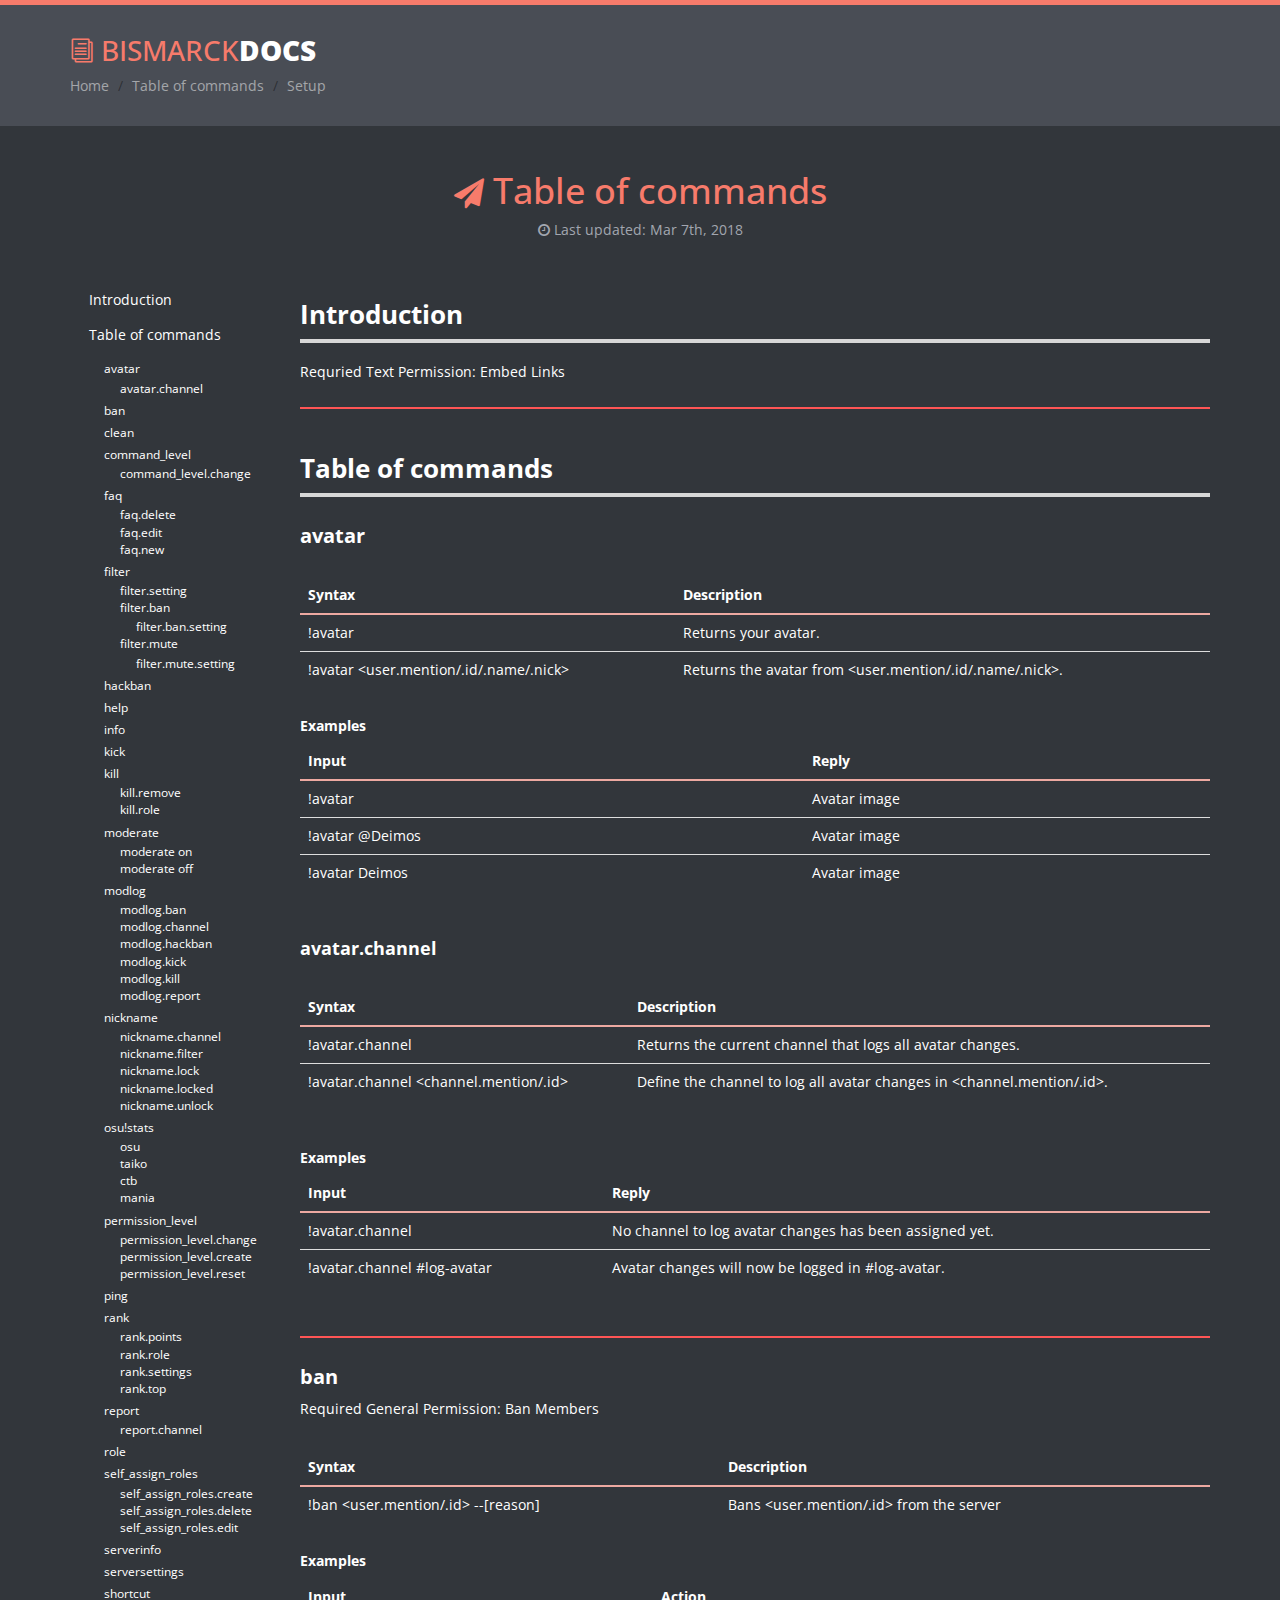
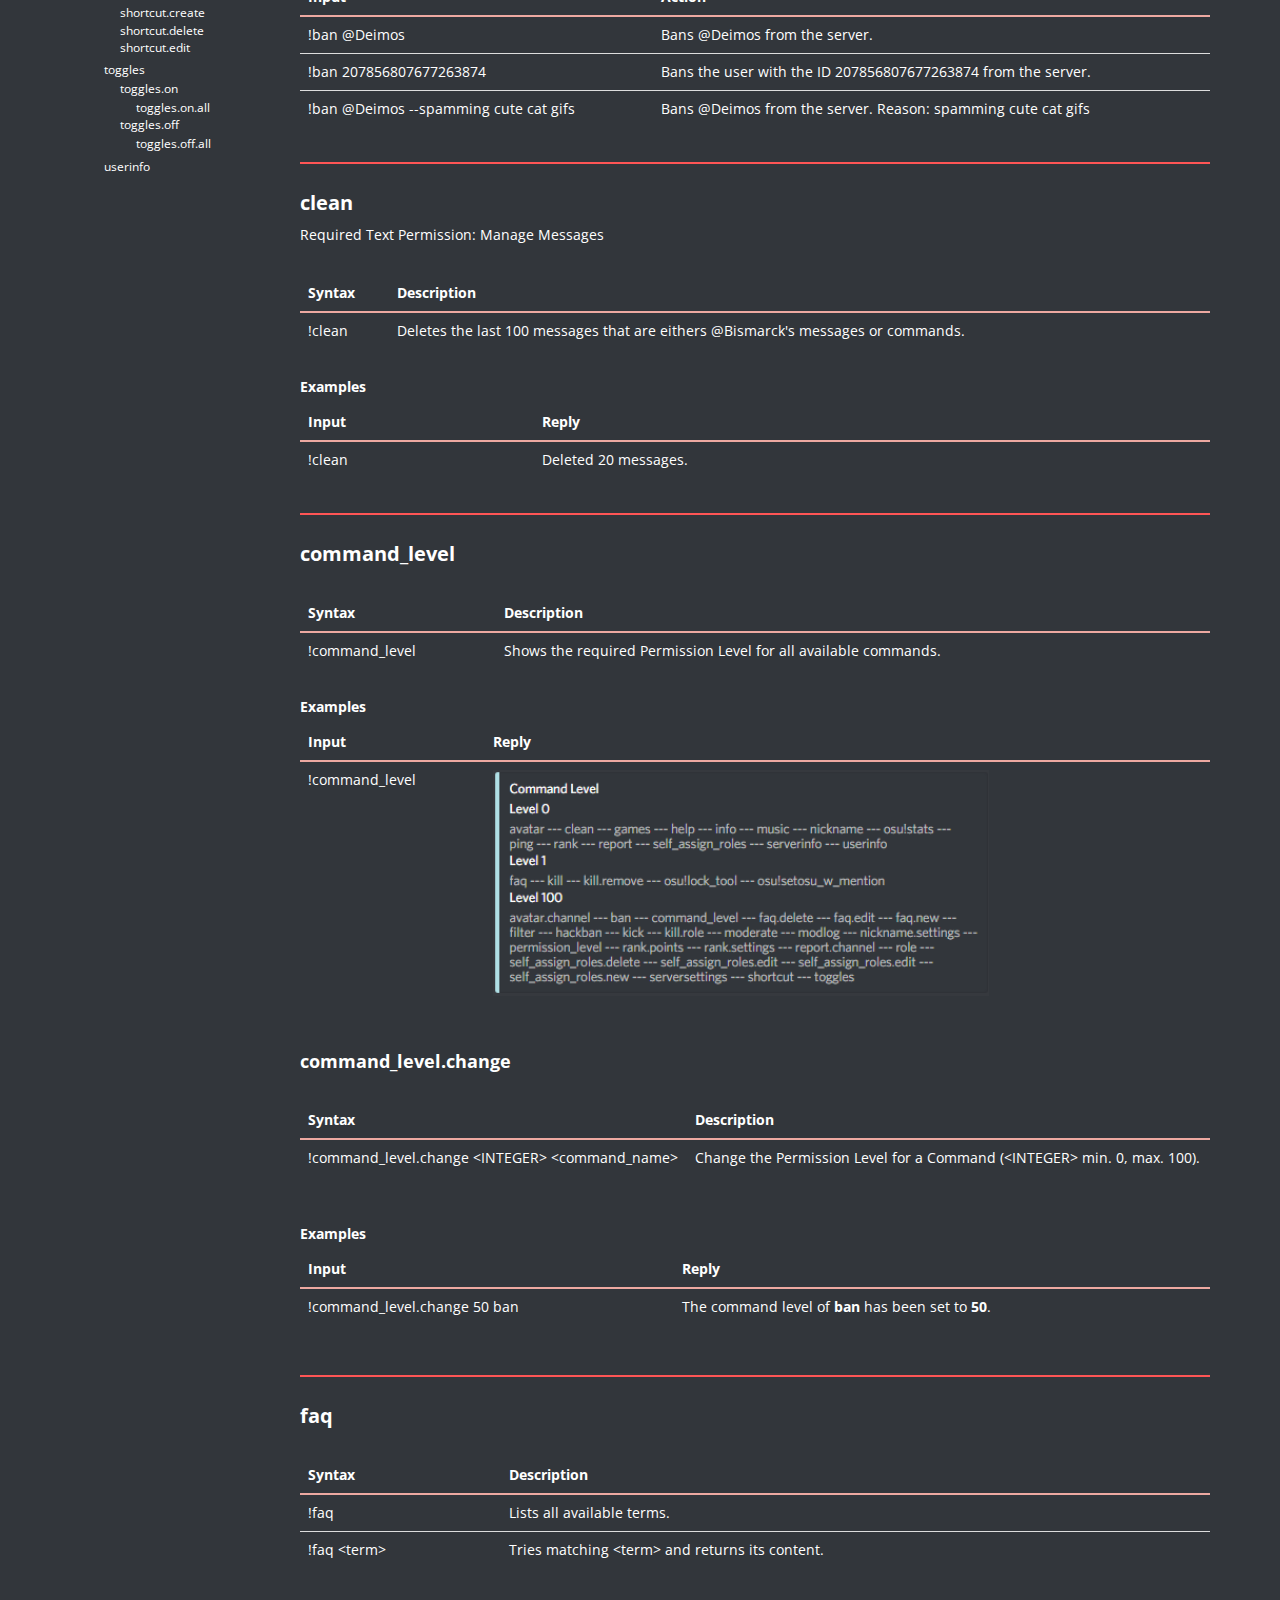
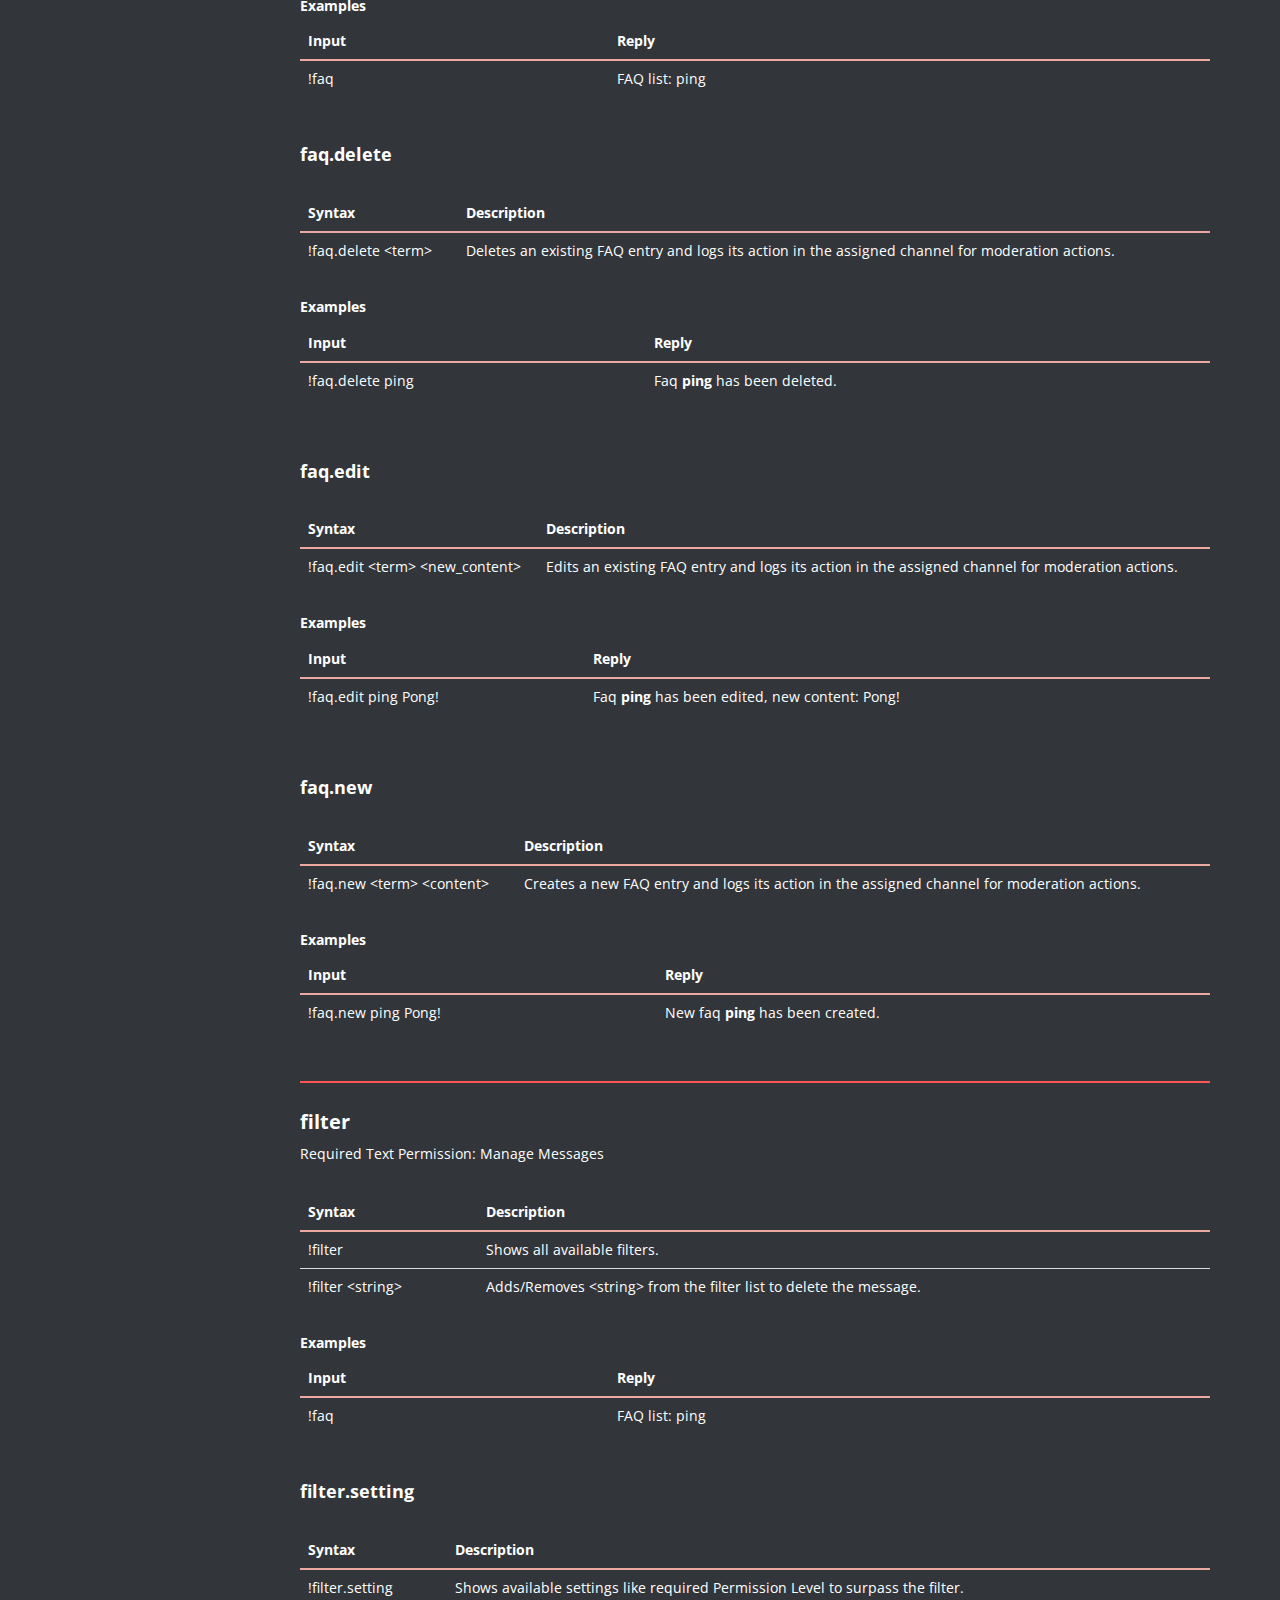
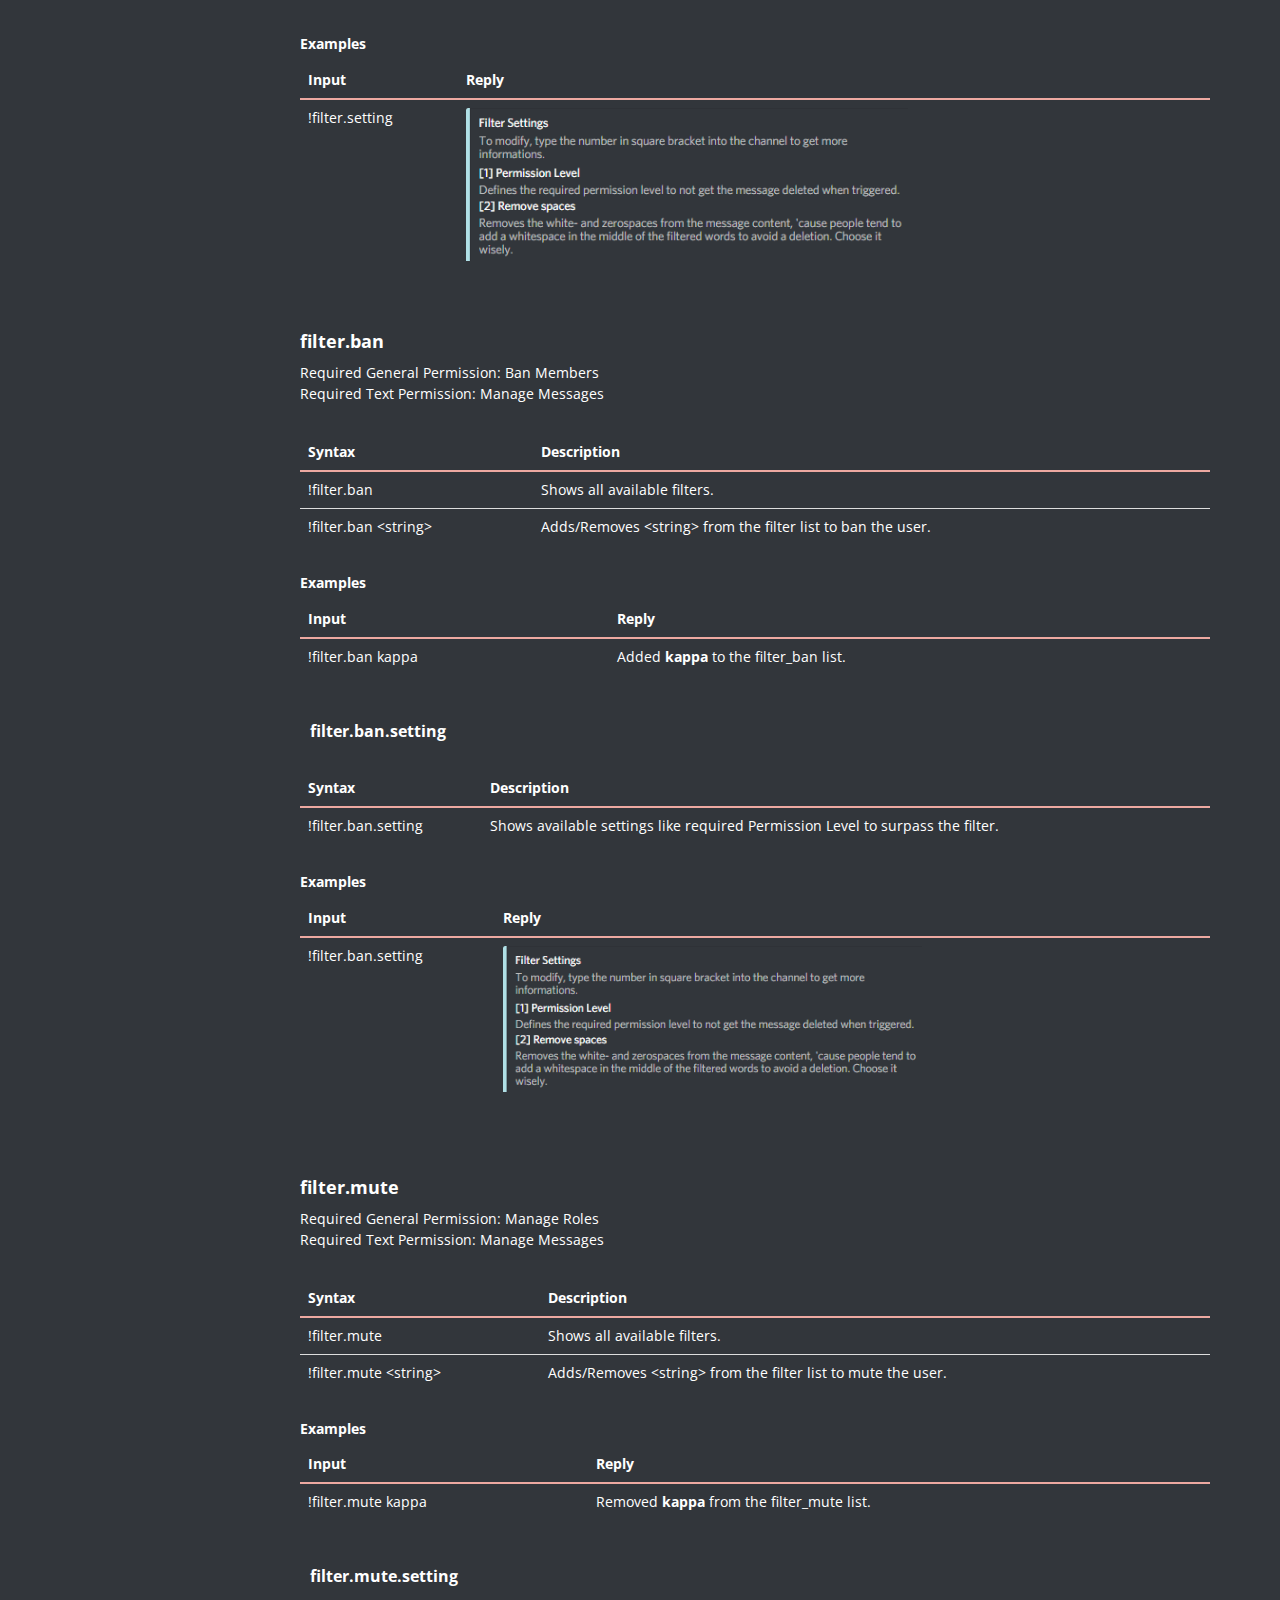
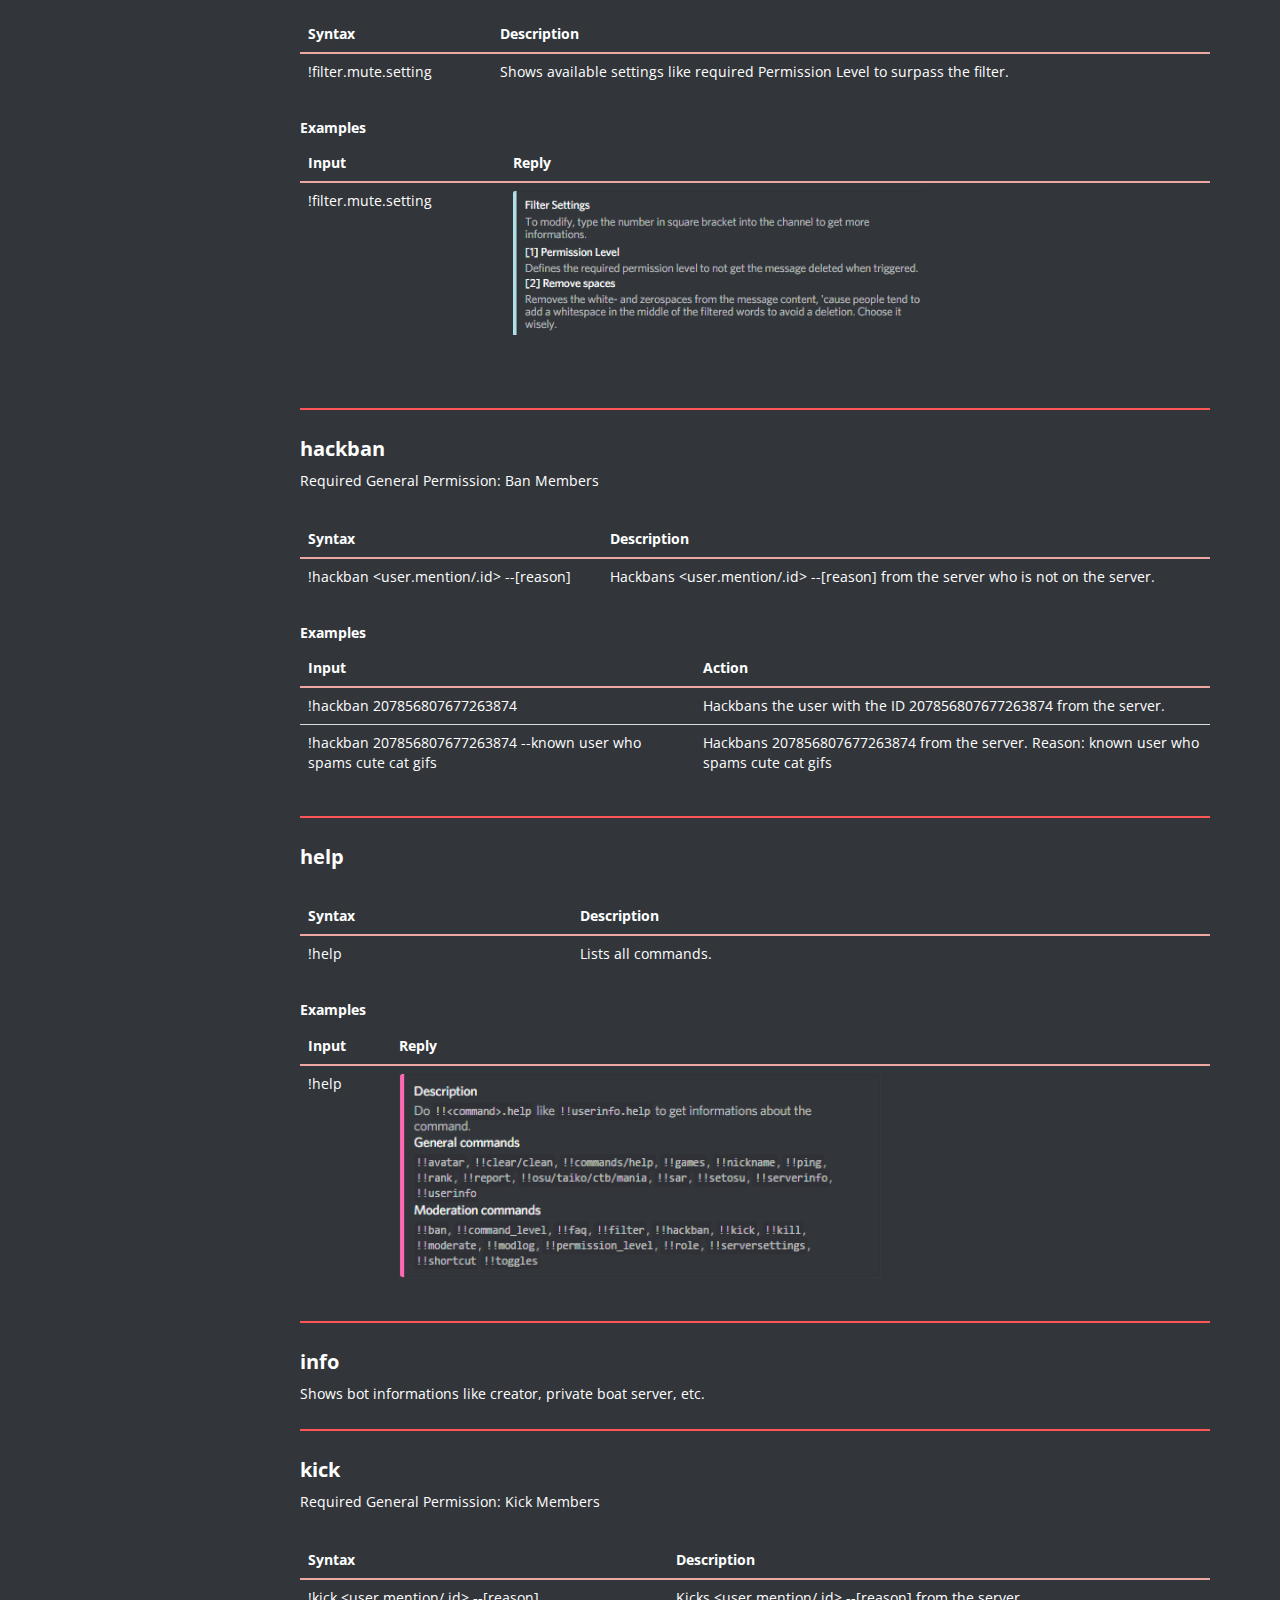
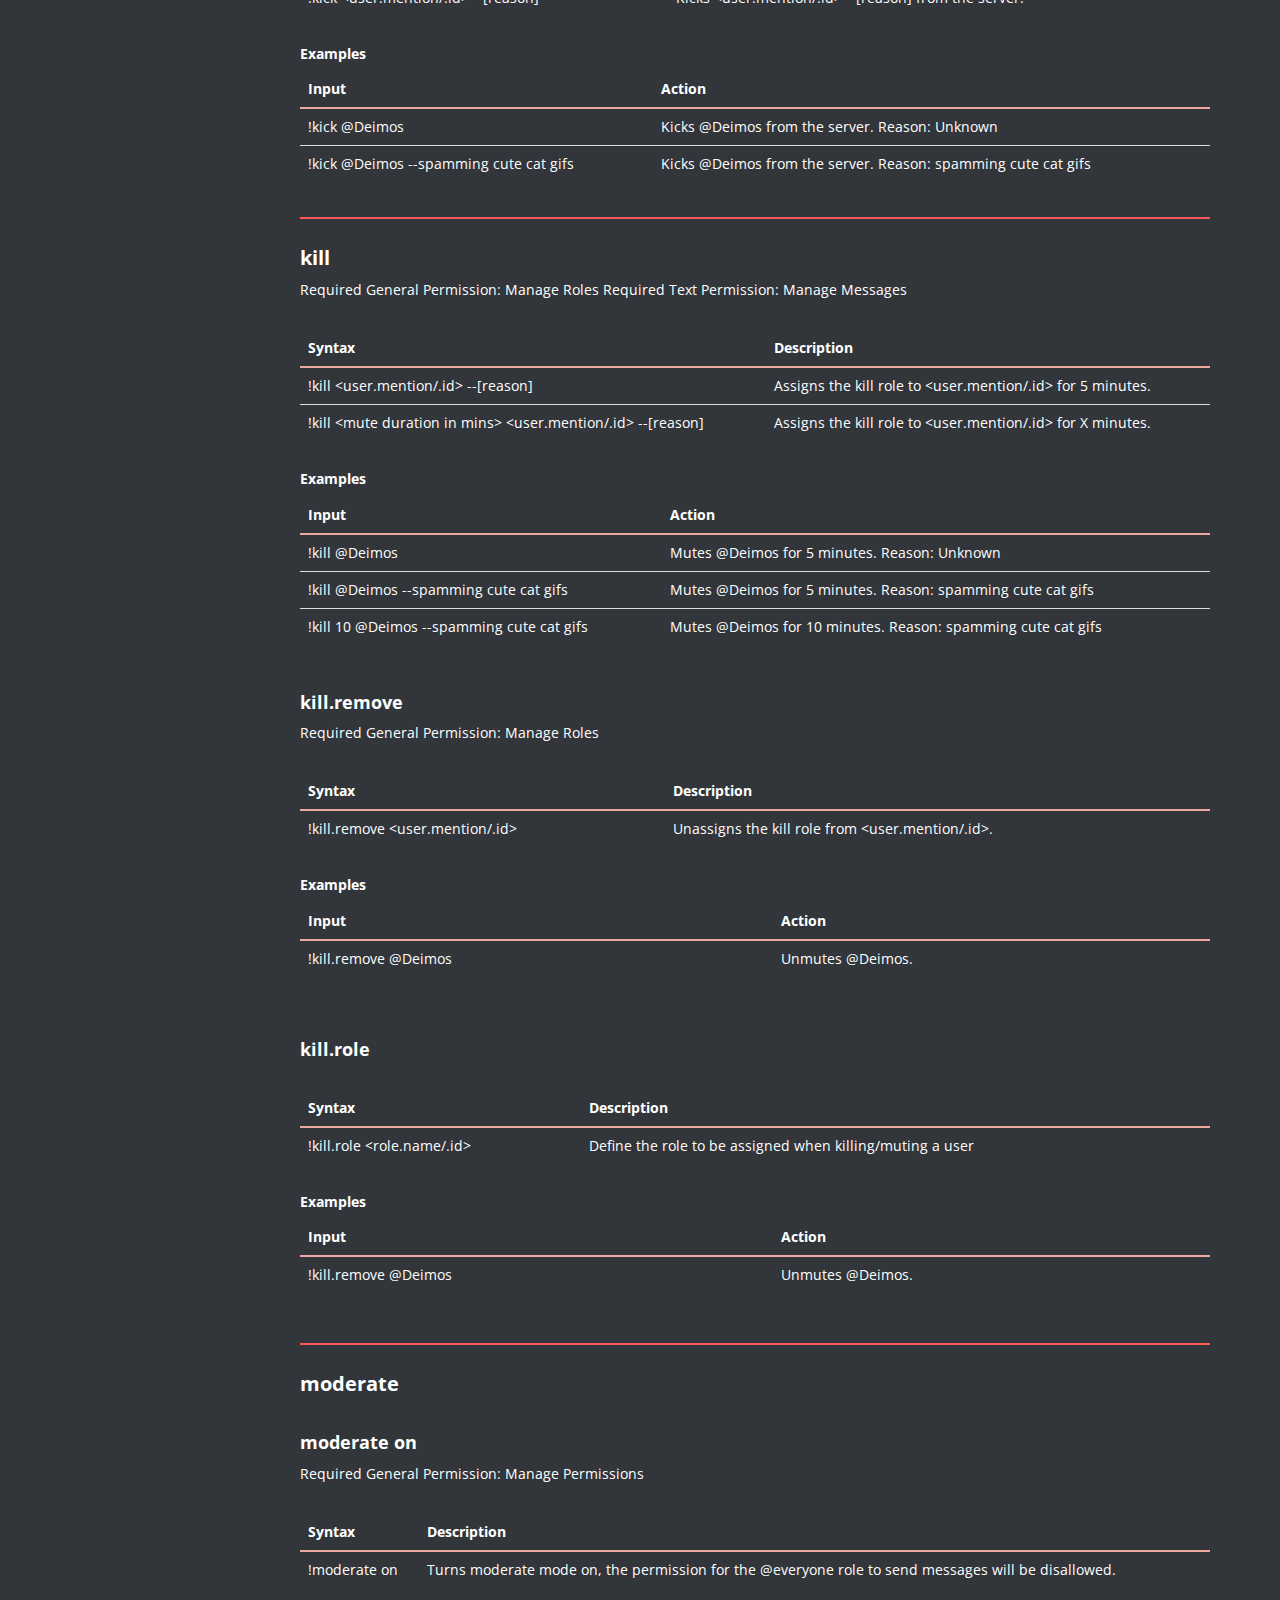
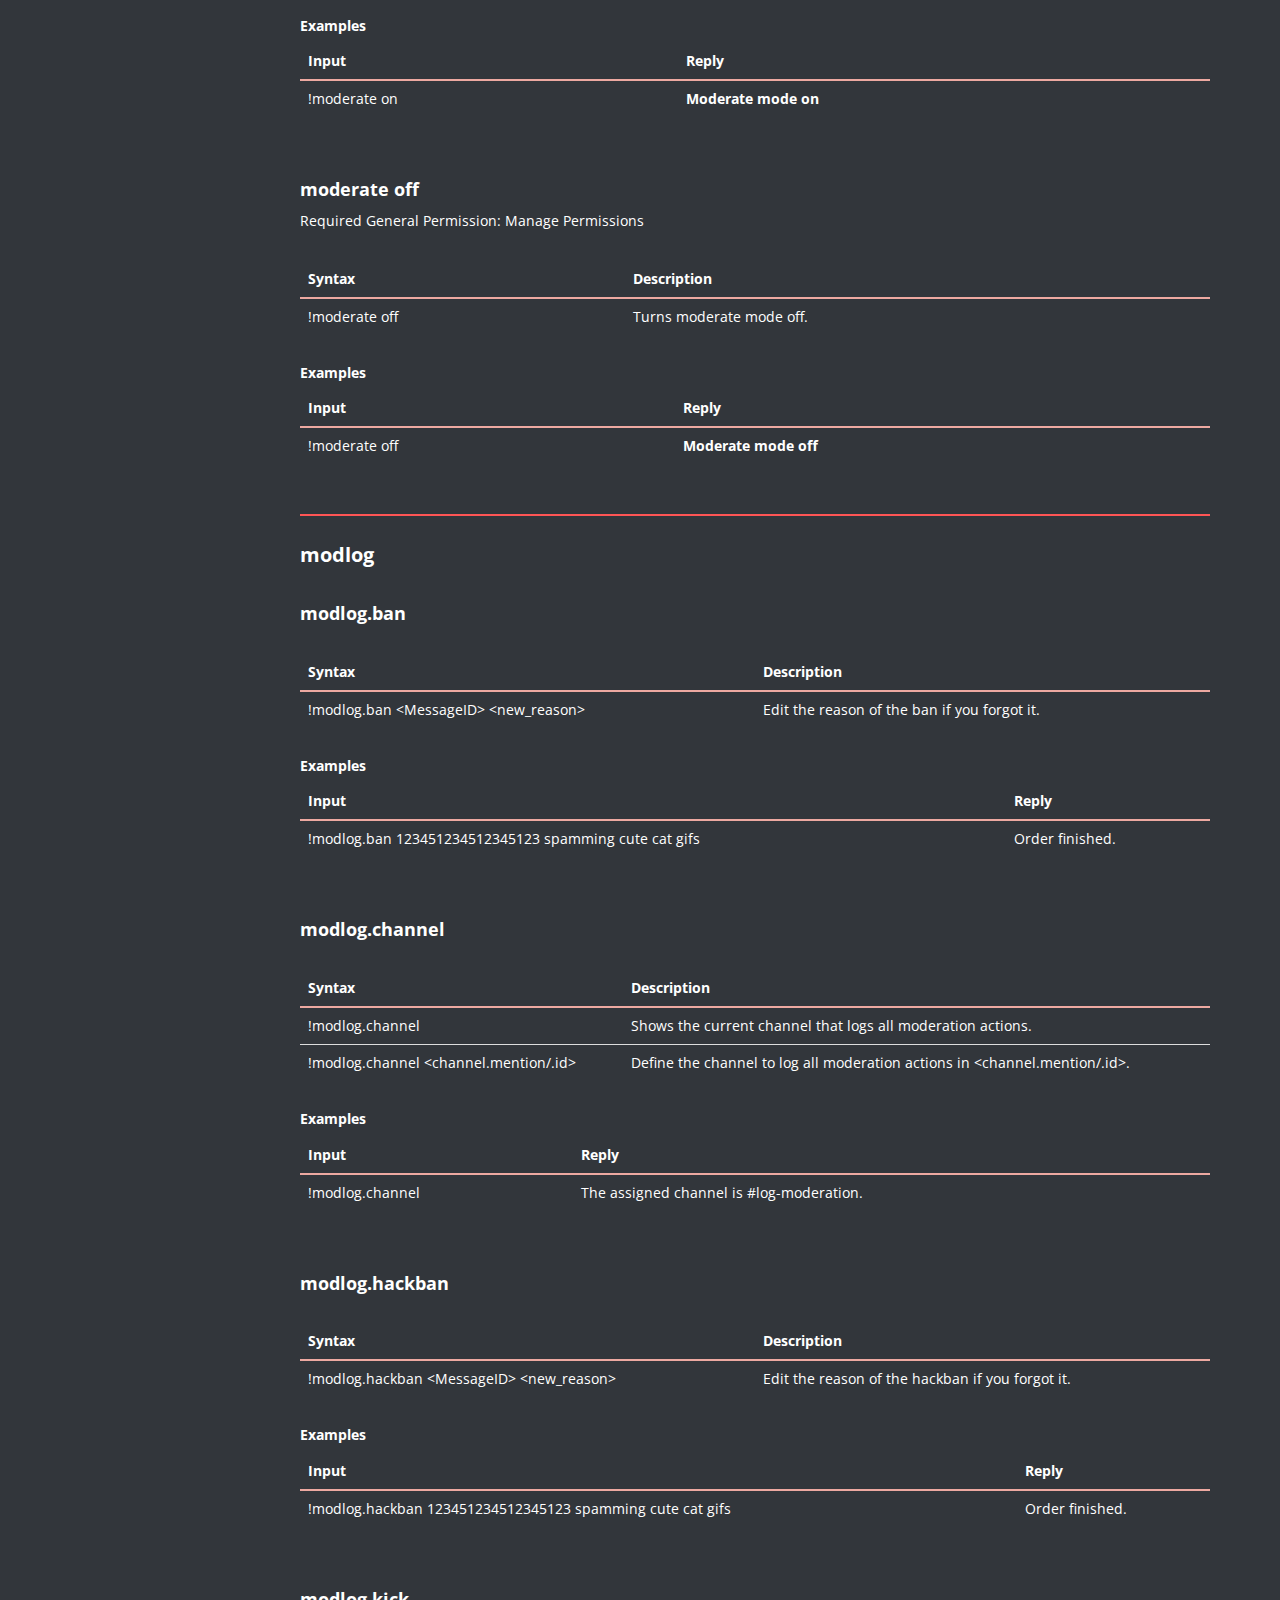
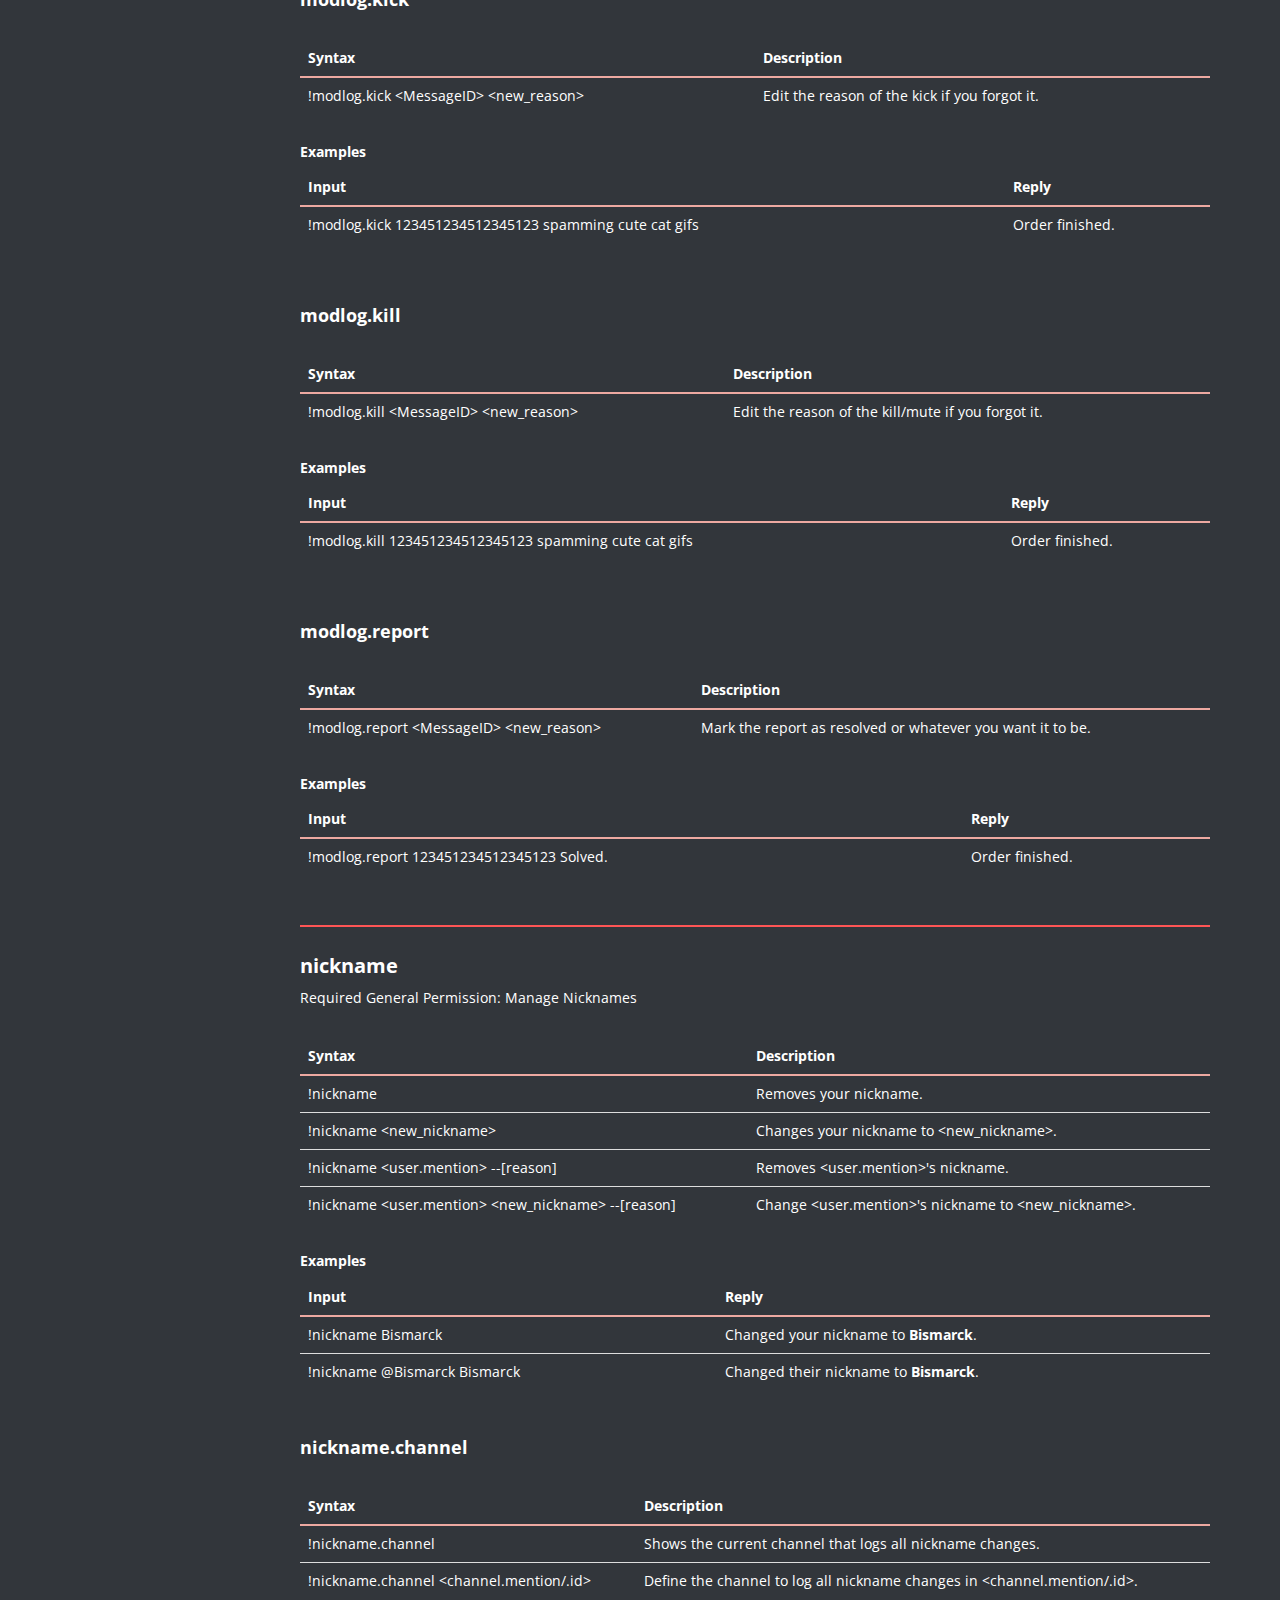
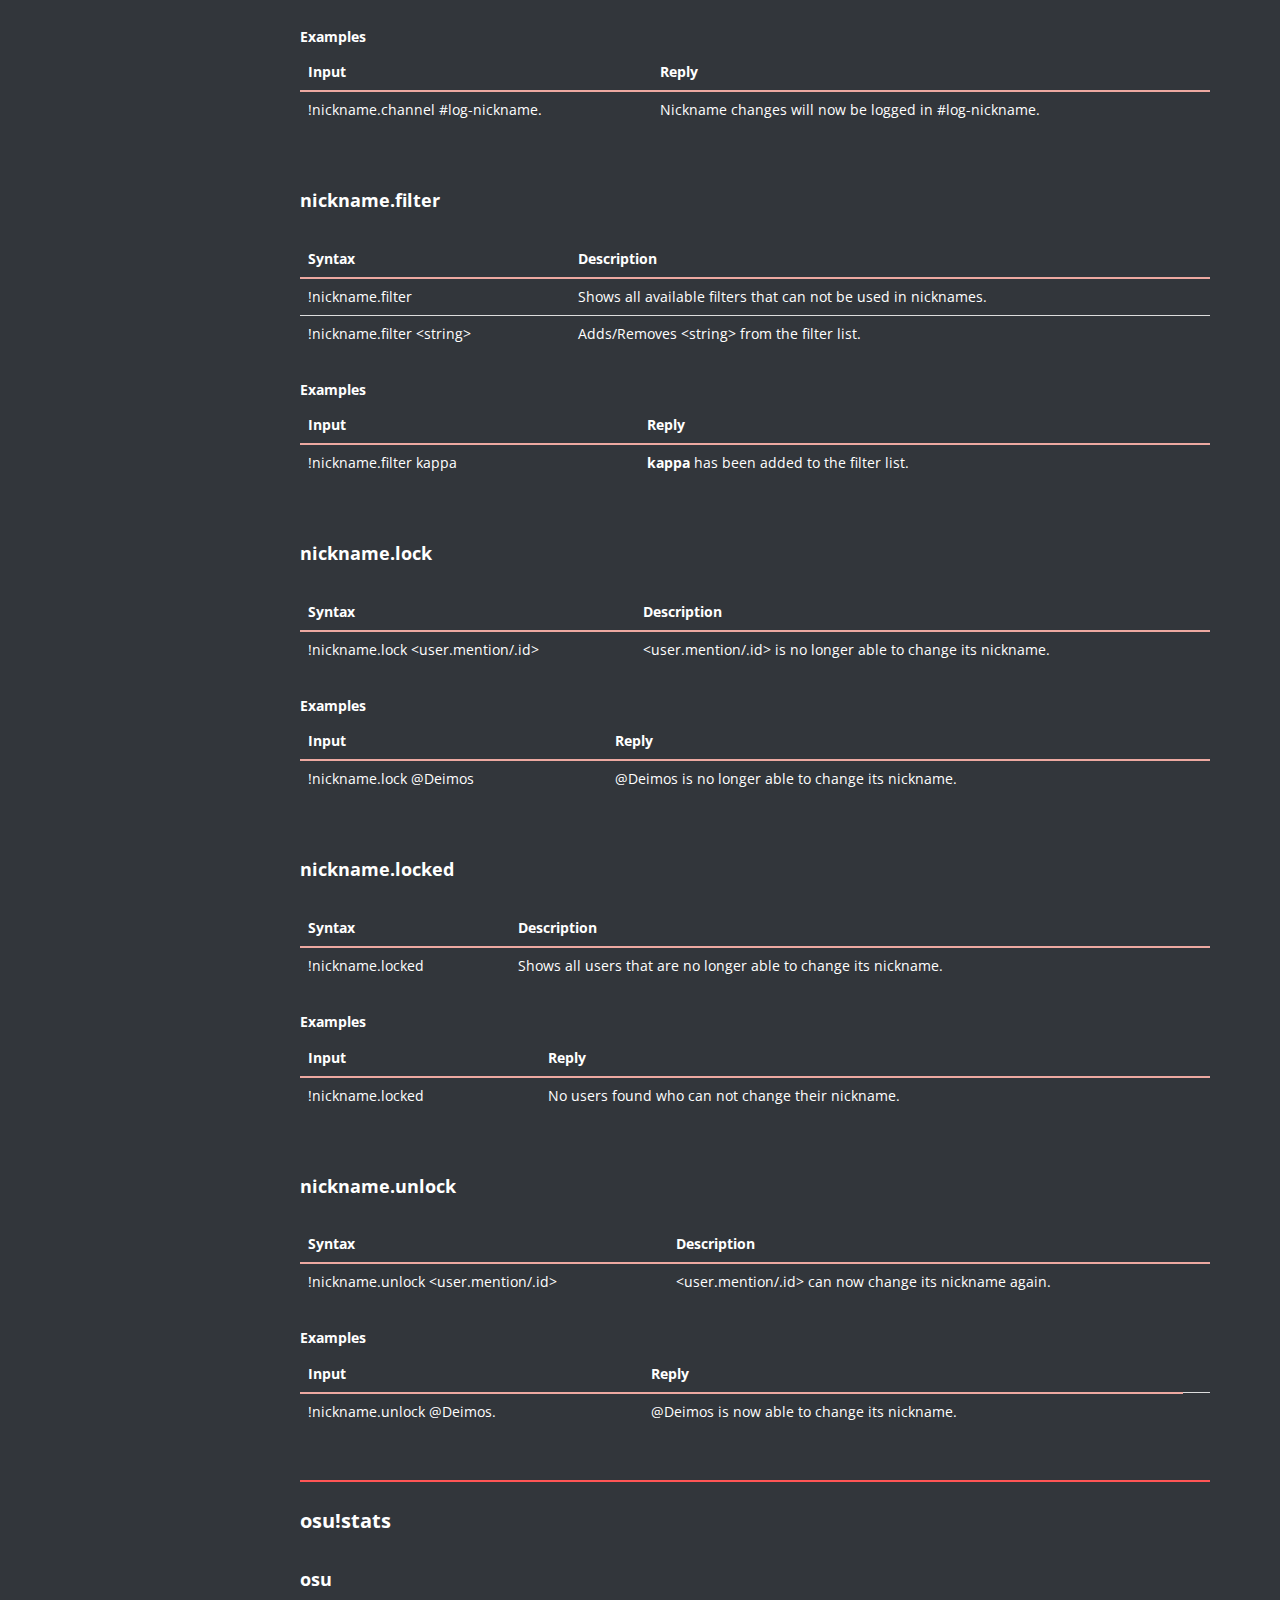
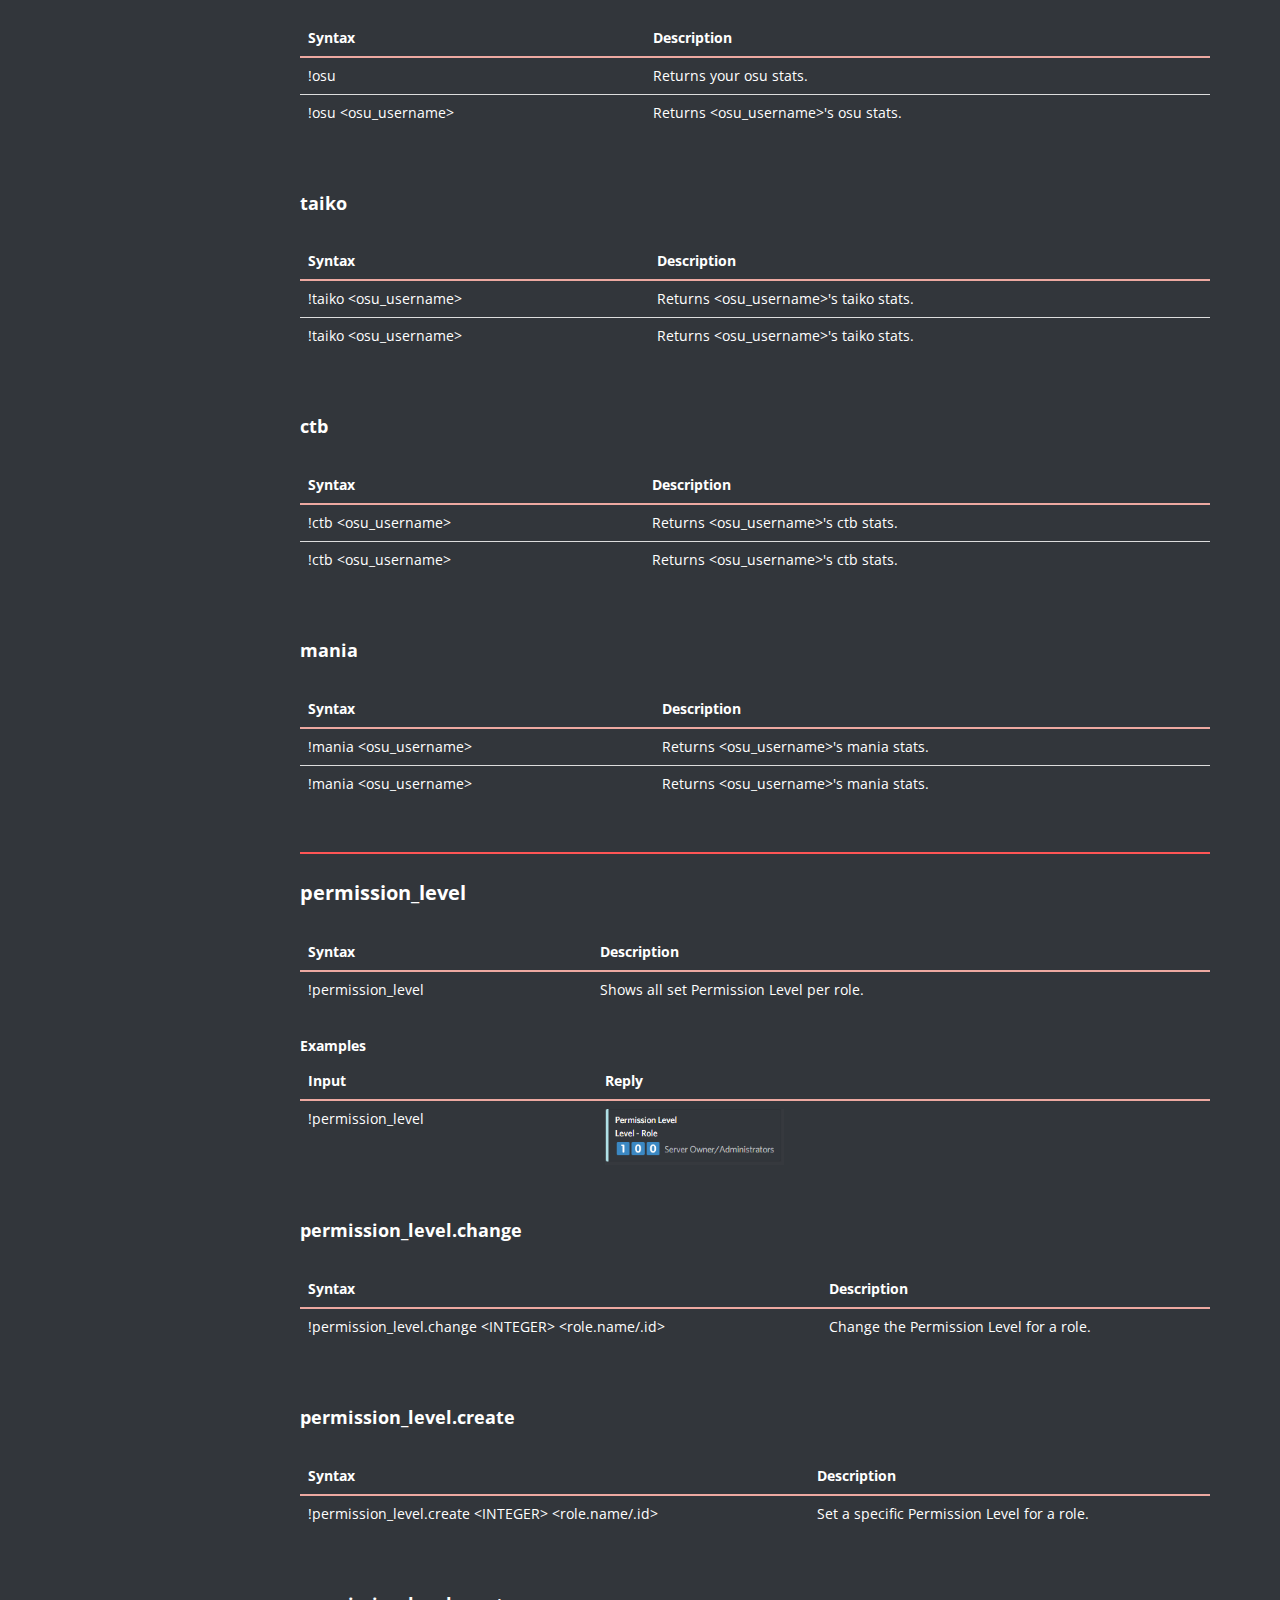
<file: Bismarck/index.html>
<!DOCTYPE html>
<!--[if IE 8]> <html lang="en" class="ie8"> <![endif]-->  
<!--[if IE 9]> <html lang="en" class="ie9"> <![endif]-->  
<!--[if !IE]><!--> <html lang="en"> <!--<![endif]-->  
<head>
    <title>Discord Bot Bismarck Documentation</title>
    <!-- Meta -->
    <meta charset="utf-8">
    <meta http-equiv="X-UA-Compatible" content="IE=edge">
    <meta name="viewport" content="width=device-width, initial-scale=1.0">
    <meta name="description" content="">
    <meta name="author" content="">    
    <link rel="shortcut icon" href="">  
    <link href='http://fonts.googleapis.com/css?family=Open+Sans:300italic,400italic,600italic,700italic,800italic,400,300,600,700,800' rel='stylesheet' type='text/css'>
    <!-- Global CSS -->
    <link rel="stylesheet" href="assets/plugins/bootstrap/css/bootstrap.min.css">   
    <!-- Plugins CSS -->    
    <link rel="stylesheet" href="assets/plugins/font-awesome/css/font-awesome.css">
    <link rel="stylesheet" href="assets/plugins/prism/prism.css">
    <link rel="stylesheet" href="assets/plugins/elegant_font/css/style.css">
    
    <!-- Theme CSS -->
    <link id="theme-style" rel="stylesheet" href="assets/css/styles.css">
    <!-- HTML5 shim and Respond.js IE8 support of HTML5 elements and media queries -->
    <!--[if lt IE 9]>
      <script src="https://oss.maxcdn.com/html5shiv/3.7.2/html5shiv.min.js"></script>
      <script src="https://oss.maxcdn.com/respond/1.4.2/respond.min.js"></script>
    <![endif]-->
    
</head> 

<body class="body-red">
    <div class="page-wrapper">
        <!-- ******Header****** -->
        <header id="header" class="header">
            <div class="container">
                <div class="branding">
                    <h1 class="logo">
                        <a href="index.html">
                            <span aria-hidden="true" class="icon_documents_alt icon"></span>
                            <span class="text-highlight">Bismarck</span><span class="text-bold">Docs</span>
                        </a>
                    </h1>
                </div><!--//branding-->
                <ol class="breadcrumb">
                    <!--<li><a href="index.html">Home</a></li>-->
                    <li>Home</li>
                    <li class="active">Table of commands</li>
                    <li><a href="setup.html">Setup</a></li>
                </ol>
            </div><!--//container-->
        </header><!--//header-->
        <div class="doc-wrapper">
            <div class="container">
                <div id="doc-header" class="doc-header text-center">
                    <h1 class="doc-title"><i class="icon fa fa-paper-plane"></i> Table of commands</h1>
                    <div class="meta"><i class="fa fa-clock-o"></i> Last updated: Mar 7th, 2018</div>
                </div><!--//doc-header-->
                <div class="doc-body">
                    <div class="doc-content">
                        <div class="content-inner">
                            <section id="download-section" class="doc-section">
                                <h2 class="section-title">Introduction</h2>
                                <div class="section-block">
                                    <p>Requried Text Permission: Embed Links 
                                    </p>
                                </div>
                            </section><!--//doc-section-->
                            <section id="installation-section" class="doc-section">
                                <h2 class="section-title">Table of commands</h2>
                                <div id="step1"  class="section-block">
                                    <h3 class="block-title">avatar</h3>
                                    <p>
                                    </p><br>
                                    <div class="table-responsive">
                                        <table class="table table-striped">
                                            <thead>
                                                <tr>
                                                    <th>Syntax</th>
                                                    <th>Description</th>
                                                </tr>
                                            </thead>
                                            <tbody>
                                                <tr>
                                                    <td>!avatar</td>
                                                    <td>Returns your avatar.</td>
                                                </tr>
                                                <tr>
                                                    <td>!avatar &lt;user.mention/.id/.name/.nick&gt;</td>
                                                    <td>Returns the avatar from &lt;user.mention/.id/.name/.nick&gt;.</td>
                                                </tr>
                                            </tbody>
                                        </table>
                                    </div><!--//table-responsive-->
                                    <h6>Examples</h6>
                                    <div class="table-responsive">
                                        <table class="table table-striped">
                                            <thead>
                                                <tr>
                                                    <th>Input</th>
                                                    <th>Reply</th>
                                                </tr>
                                            </thead>
                                            <tbody>
                                                <tr>
                                                    <td>!avatar</td>
                                                    <td>Avatar image</td>
                                                </tr>
                                                <tr>
                                                    <td>!avatar @Deimos</td>
                                                    <td>Avatar image</td>
                                                </tr>
                                                <tr>
                                                    <td>!avatar Deimos</td>
                                                    <td>Avatar image</td>
                                                </tr>
                                            </tbody>
                                        </table>
                                    </div><!--//table-responsive-->
                                    <div id="step1-1"  class="section-block-h4">
                                        <h4 class="block-title">avatar.channel</h4>
                                        <p>
                                        </p><br>
                                        <div class="table-responsive">
                                            <table class="table table-striped">
                                                <thead>
                                                    <tr>
                                                        <th>Syntax</th>
                                                        <th>Description</th>
                                                    </tr>
                                                </thead>
                                                <tbody>
                                                    <tr>
                                                        <td>!avatar.channel</td>
                                                        <td>Returns the current channel that logs all avatar changes.</td>
                                                    </tr>
                                                    <tr>
                                                        <td>!avatar.channel &lt;channel.mention/.id&gt;</td>
                                                        <td>Define the channel to log all avatar changes in &lt;channel.mention/.id&gt;.</td>
                                                    </tr>
                                                </tbody>
                                            </table>
                                        </div><!--//table-responsive-->
                                        <br>
                                        <h6>Examples</h6>
                                        <div class="table-responsive">
                                            <table class="table table-striped">
                                                <thead>
                                                    <tr>
                                                        <th>Input</th>
                                                        <th>Reply</th>
                                                    </tr>
                                                </thead>
                                                <tbody>
                                                    <tr>
                                                        <td>!avatar.channel</td>
                                                        <td>No channel to log avatar changes has been assigned yet.</td>
                                                    </tr>
                                                    <tr>
                                                        <td>!avatar.channel #log-avatar</td>
                                                        <td>Avatar changes will now be logged in #log-avatar.</td>
                                                    </tr>
                                                </tbody>
                                            </table>
                                        </div><!--//table-responsive-->
                                    </div><!--//section-block-->
                                </div><!--//section-block-->
                                <div id="step5"  class="section-block">
                                    <h3 class="block-title">ban</h3>
                                    <p>Required General Permission: Ban Members
                                    </p><br>
                                    <div class="table-responsive">
                                        <table class="table table-striped">
                                            <thead>
                                                <tr>
                                                    <th>Syntax</th>
                                                    <th>Description</th>
                                                </tr>
                                            </thead>
                                            <tbody>
                                                <tr>
                                                    <td>!ban &lt;user.mention/.id&gt; --[reason]</td>
                                                    <td>Bans &lt;user.mention/.id&gt; from the server</td>
                                                </tr>
                                            </tbody>
                                        </table>
                                    </div><!--//table-responsive-->
                                    <h6>Examples</h6>
                                    <div class="table-responsive">
                                        <table class="table table-striped">
                                            <thead>
                                                <tr>
                                                    <th>Input</th>
                                                    <th>Action</th>
                                                </tr>
                                            </thead>
                                            <tbody>
                                                <tr>
                                                    <td>!ban @Deimos</td>
                                                    <td>Bans @Deimos from the server.</td>
                                                </tr>
                                                <tr>
                                                    <td>!ban 207856807677263874</td>
                                                    <td>Bans the user with the ID 207856807677263874 from the server.</td>
                                                </tr>
                                                <tr>
                                                    <td>!ban @Deimos --spamming cute cat gifs</td>
                                                    <td>Bans @Deimos from the server. Reason: spamming cute cat gifs</td>
                                                </tr>
                                            </tbody>
                                        </table>
                                    </div><!--//table-responsive-->
                                </div><!--//section-block-->
                                <div id="step10"  class="section-block">
                                    <h3 class="block-title">clean</h3>
                                    <p>Required Text Permission: Manage Messages
                                    </p><br>
                                    <div class="table-responsive">
                                        <table class="table table-striped">
                                            <thead>
                                                <tr>
                                                    <th>Syntax</th>
                                                    <th>Description</th>
                                                </tr>
                                            </thead>
                                            <tbody>
                                                <tr>
                                                    <td>!clean</td>
                                                    <td>Deletes the last 100 messages that are eithers @Bismarck's messages or commands.</td>
                                                </tr>
                                            </tbody>
                                        </table>
                                    </div><!--//table-responsive-->
                                    <h6>Examples</h6>
                                    <div class="table-responsive">
                                        <table class="table table-striped">
                                            <thead>
                                                <tr>
                                                    <th>Input</th>
                                                    <th>Reply</th>
                                                </tr>
                                            </thead>
                                            <tbody>
                                                <tr>
                                                    <td>!clean</td>
                                                    <td>Deleted 20 messages.</td>
                                                </tr>
                                            </tbody>
                                        </table>
                                    </div><!--//table-responsive-->
                                </div><!--//section-block-->
                                <div id="step15"  class="section-block">
                                    <h3 class="block-title">command_level</h3>
                                    <p>
                                    </p><br>
                                    <div class="table-responsive">
                                        <table class="table table-striped">
                                            <thead>
                                                <tr>
                                                    <th>Syntax</th>
                                                    <th>Description</th>
                                                </tr>
                                            </thead>
                                            <tbody>
                                                <tr>
                                                    <td>!command_level</td>
                                                    <td>Shows the required Permission Level for all available commands.</td>
                                                </tr>
                                            </tbody>
                                        </table>
                                    </div><!--//table-responsive-->
                                    <h6>Examples</h6>
                                    <div class="table-responsive">
                                        <table class="table table-striped">
                                            <thead>
                                                <tr>
                                                    <th>Input</th>
                                                    <th>Reply</th>
                                                </tr>
                                            </thead>
                                            <tbody>
                                                <tr>
                                                    <td>!command_level</td>
                                                    <td><img src="assets/images/cmd_lvl.png" alt="command_level reply" width="70%"></td>
                                                </tr>
                                            </tbody>
                                        </table>
                                    </div><!--//table-responsive-->
                                    <div id="step15-1"  class="section-block-h4">
                                        <h4 class="block-title">command_level.change</h4>
                                        <p>
                                        </p><br>
                                        <div class="table-responsive">
                                            <table class="table table-striped">
                                                <thead>
                                                    <tr>
                                                        <th>Syntax</th>
                                                        <th>Description</th>
                                                    </tr>
                                                </thead>
                                                <tbody>
                                                    <tr>
                                                        <td>!command_level.change &lt;INTEGER&gt; &lt;command_name&gt;</td>
                                                        <td>Change the Permission Level for a Command (&lt;INTEGER&gt; min. 0, max. 100).</td>
                                                    </tr>
                                                </tbody>
                                            </table>
                                        </div><!--//table-responsive-->
                                        <br>
                                        <h6>Examples</h6>
                                        <div class="table-responsive">
                                            <table class="table table-striped">
                                                <thead>
                                                    <tr>
                                                        <th>Input</th>
                                                        <th>Reply</th>
                                                    </tr>
                                                </thead>
                                                <tbody>
                                                    <tr>
                                                        <td>!command_level.change 50 ban</td>
                                                        <td>The command level of <b>ban</b> has been set to <b>50</b>.</td>
                                                    </tr>
                                                </tbody>
                                            </table>
                                        </div><!--//table-responsive-->
                                    </div><!--//section-block-->
                                </div><!--//section-block-->
                                <div id="step20"  class="section-block">
                                    <h3 class="block-title">faq</h3>
                                    <p>
                                    </p><br>
                                    <div class="table-responsive">
                                        <table class="table table-striped">
                                            <thead>
                                                <tr>
                                                    <th>Syntax</th>
                                                    <th>Description</th>
                                                </tr>
                                            </thead>
                                            <tbody>
                                                <tr>
                                                    <td>!faq</td>
                                                    <td>Lists all available terms.</td>
                                                </tr>
                                                <tr>
                                                    <td>!faq &lt;term&gt;</td>
                                                    <td>Tries matching &lt;term&gt; and returns its content.</td>
                                                </tr>
                                            </tbody>
                                        </table>
                                    </div><!--//table-responsive-->
                                    <h6>Examples</h6>
                                    <div class="table-responsive">
                                        <table class="table table-striped">
                                            <thead>
                                                <tr>
                                                    <th>Input</th>
                                                    <th>Reply</th>
                                                </tr>
                                            </thead>
                                            <tbody>
                                                <tr>
                                                    <td>!faq</td>
                                                    <td>FAQ list: ping</td>
                                                </tr>
                                            </tbody>
                                        </table>
                                    </div><!--//table-responsive-->
                                    <div id="step20-1"  class="section-block-h4">
                                        <h4 class="block-title">faq.delete</h4>
                                        <p>
                                        </p><br>
                                        <div class="table-responsive">
                                            <table class="table table-striped">
                                                <thead>
                                                    <tr>
                                                        <th>Syntax</th>
                                                        <th>Description</th>
                                                    </tr>
                                                </thead>
                                                <tbody>
                                                    <tr>
                                                        <td>!faq.delete &lt;term&gt;</td>
                                                        <td>Deletes an existing FAQ entry and logs its action in the assigned channel for moderation actions.</td>
                                                    </tr>
                                                </tbody>
                                            </table>
                                        </div><!--//table-responsive-->
                                        <h6>Examples</h6>
                                        <div class="table-responsive">
                                            <table class="table table-striped">
                                                <thead>
                                                    <tr>
                                                        <th>Input</th>
                                                        <th>Reply</th>
                                                    </tr>
                                                </thead>
                                                <tbody>
                                                    <tr>
                                                        <td>!faq.delete ping</td>
                                                        <td>Faq <b>ping</b> has been deleted.</td>
                                                    </tr>
                                                </tbody>
                                            </table>
                                        </div><!--//table-responsive-->
                                    </div><!--//section-block-->
                                    <div id="step20-2"  class="section-block-h4">
                                        <h4 class="block-title">faq.edit</h4>
                                        <p>
                                        </p><br>
                                        <div class="table-responsive">
                                            <table class="table table-striped">
                                                <thead>
                                                    <tr>
                                                        <th>Syntax</th>
                                                        <th>Description</th>
                                                    </tr>
                                                </thead>
                                                <tbody>
                                                    <tr>
                                                        <td>!faq.edit &lt;term&gt; &lt;new_content&gt;</td>
                                                        <td>Edits an existing FAQ entry and logs its action in the assigned channel for moderation actions.</td>
                                                    </tr>
                                                </tbody>
                                            </table>
                                        </div><!--//table-responsive-->
                                        <h6>Examples</h6>
                                        <div class="table-responsive">
                                            <table class="table table-striped">
                                                <thead>
                                                    <tr>
                                                        <th>Input</th>
                                                        <th>Reply</th>
                                                    </tr>
                                                </thead>
                                                <tbody>
                                                    <tr>
                                                        <td>!faq.edit ping Pong!</td>
                                                        <td>Faq <b>ping</b> has been edited, new content: Pong!</td>
                                                    </tr>
                                                </tbody>
                                            </table>
                                        </div><!--//table-responsive-->
                                    </div><!--//section-block-->
                                    <div id="step20-3"  class="section-block-h4">
                                        <h4 class="block-title">faq.new</h4>
                                        <p>
                                        </p><br>
                                        <div class="table-responsive">
                                            <table class="table table-striped">
                                                <thead>
                                                    <tr>
                                                        <th>Syntax</th>
                                                        <th>Description</th>
                                                    </tr>
                                                </thead>
                                                <tbody>
                                                    <tr>
                                                        <td>!faq.new &lt;term&gt; &lt;content&gt;</td>
                                                        <td>Creates a new FAQ entry and logs its action in the assigned channel for moderation actions.</td>
                                                    </tr>
                                                </tbody>
                                            </table>
                                        </div><!--//table-responsive-->
                                        <h6>Examples</h6>
                                        <div class="table-responsive">
                                            <table class="table table-striped">
                                                <thead>
                                                    <tr>
                                                        <th>Input</th>
                                                        <th>Reply</th>
                                                    </tr>
                                                </thead>
                                                <tbody>
                                                    <tr>
                                                        <td>!faq.new ping Pong!</td>
                                                        <td>New faq <b>ping</b> has been created.</td>
                                                    </tr>
                                                </tbody>
                                            </table>
                                        </div><!--//table-responsive-->
                                    </div><!--//section-block-->
                                </div><!--//section-block-->
                                <div id="step25"  class="section-block">
                                    <h3 class="block-title">filter</h3>
                                    <p>Required Text Permission: Manage Messages
                                    </p><br>
                                    <div class="table-responsive">
                                        <table class="table table-striped">
                                            <thead>
                                                <tr>
                                                    <th>Syntax</th>
                                                    <th>Description</th>
                                                </tr>
                                            </thead>
                                            <tbody>
                                                <tr>
                                                    <td>!filter</td>
                                                    <td>Shows all available filters.</td>
                                                </tr>
                                                <tr>
                                                    <td>!filter &lt;string&gt;</td>
                                                    <td>Adds/Removes &lt;string&gt; from the filter list to delete the message.</td>
                                                </tr>
                                            </tbody>
                                        </table>
                                    </div><!--//table-responsive-->
                                    <h6>Examples</h6>
                                    <div class="table-responsive">
                                        <table class="table table-striped">
                                            <thead>
                                                <tr>
                                                    <th>Input</th>
                                                    <th>Reply</th>
                                                </tr>
                                            </thead>
                                            <tbody>
                                                <tr>
                                                    <td>!faq</td>
                                                    <td>FAQ list: ping</td>
                                                </tr>
                                            </tbody>
                                        </table>
                                    </div><!--//table-responsive-->
                                    <div id="step25-3"  class="section-block-h4">
                                        <h4 class="block-title">filter.setting</h4>
                                        <p>
                                        </p><br>
                                        <div class="table-responsive">
                                            <table class="table table-striped">
                                                <thead>
                                                    <tr>
                                                        <th>Syntax</th>
                                                        <th>Description</th>
                                                    </tr>
                                                </thead>
                                                <tbody>
                                                    <tr>
                                                        <td>!filter.setting</td>
                                                        <td>Shows available settings like required Permission Level to surpass the filter.</td>
                                                    </tr>
                                                </tbody>
                                            </table>
                                        </div><!--//table-responsive-->
                                        <h6>Examples</h6>
                                        <div class="table-responsive">
                                            <table class="table table-striped">
                                                <thead>
                                                    <tr>
                                                        <th>Input</th>
                                                        <th>Reply</th>
                                                    </tr>
                                                </thead>
                                                <tbody>
                                                    <tr>
                                                        <td>!filter.setting</td>
                                                        <td><img src="assets/images/filter_setting.png" alt="filter settings" width="60%"></td>
                                                    </tr>
                                                </tbody>
                                            </table>
                                        </div><!--//table-responsive-->
                                    </div><!--//section-block-->
                                    <div id="step25-1"  class="section-block-h4">
                                        <h4 class="block-title">filter.ban</h4>
                                        <p>Required General Permission: Ban Members<br>
                                            Required Text Permission: Manage Messages
                                        </p><br>
                                        <div class="table-responsive">
                                            <table class="table table-striped">
                                                <thead>
                                                    <tr>
                                                        <th>Syntax</th>
                                                        <th>Description</th>
                                                    </tr>
                                                </thead>
                                                <tbody>
                                                    <tr>
                                                        <td>!filter.ban</td>
                                                        <td>Shows all available filters.</td>
                                                    </tr>
                                                    <tr>
                                                        <td>!filter.ban &lt;string&gt;</td>
                                                        <td>Adds/Removes &lt;string&gt; from the filter list to ban the user.</td>
                                                    </tr>
                                                </tbody>
                                            </table>
                                        </div><!--//table-responsive-->
                                        <h6>Examples</h6>
                                        <div class="table-responsive">
                                            <table class="table table-striped">
                                                <thead>
                                                    <tr>
                                                        <th>Input</th>
                                                        <th>Reply</th>
                                                    </tr>
                                                </thead>
                                                <tbody>
                                                    <tr>
                                                        <td>!filter.ban kappa</td>
                                                        <td>Added <b>kappa</b> to the filter_ban list.</td>
                                                    </tr>
                                                </tbody>
                                            </table>
                                        </div><!--//table-responsive-->
                                        <div id="step25-1-1"  class="section-block-h5">
                                            <h5 class="block-title">filter.ban.setting</h5>
                                            <p>
                                            </p><br>
                                            <div class="table-responsive">
                                                <table class="table table-striped">
                                                    <thead>
                                                        <tr>
                                                            <th>Syntax</th>
                                                            <th>Description</th>
                                                        </tr>
                                                    </thead>
                                                    <tbody>
                                                        <tr>
                                                            <td>!filter.ban.setting</td>
                                                            <td>Shows available settings like required Permission Level to surpass the filter.</td>
                                                        </tr>
                                                    </tbody>
                                                </table>
                                            </div><!--//table-responsive-->
                                            <h6>Examples</h6>
                                            <div class="table-responsive">
                                                <table class="table table-striped">
                                                    <thead>
                                                        <tr>
                                                            <th>Input</th>
                                                            <th>Reply</th>
                                                        </tr>
                                                    </thead>
                                                    <tbody>
                                                        <tr>
                                                            <td>!filter.ban.setting</td>
                                                            <td><img src="assets/images/filter_setting.png" alt="filter ban settings" width="60%"></td>
                                                        </tr>
                                                    </tbody>
                                                </table>
                                            </div><!--//table-responsive-->
                                        </div><!--//section-block-->
                                    </div><!--//section-block-->
                                    <div id="step25-2"  class="section-block-h4">
                                        <h4 class="block-title">filter.mute</h4>
                                        <p>Required General Permission: Manage Roles<br>
                                            Required Text Permission: Manage Messages
                                        </p><br>
                                        <div class="table-responsive">
                                            <table class="table table-striped">
                                                <thead>
                                                    <tr>
                                                        <th>Syntax</th>
                                                        <th>Description</th>
                                                    </tr>
                                                </thead>
                                                <tbody>
                                                    <tr>
                                                        <td>!filter.mute</td>
                                                        <td>Shows all available filters.</td>
                                                    </tr>
                                                    <tr>
                                                        <td>!filter.mute &lt;string&gt;</td>
                                                        <td>Adds/Removes &lt;string&gt; from the filter list to mute the user.</td>
                                                    </tr>
                                                </tbody>
                                            </table>
                                        </div><!--//table-responsive-->
                                        <h6>Examples</h6>
                                        <div class="table-responsive">
                                            <table class="table table-striped">
                                                <thead>
                                                    <tr>
                                                        <th>Input</th>
                                                        <th>Reply</th>
                                                    </tr>
                                                </thead>
                                                <tbody>
                                                    <tr>
                                                        <td>!filter.mute kappa</td>
                                                        <td>Removed <b>kappa</b> from the filter_mute list.</td>
                                                    </tr>
                                                </tbody>
                                            </table>
                                        </div><!--//table-responsive-->
                                        <div id="step25-2-1"  class="section-block-h5">
                                            <h5 class="block-title">filter.mute.setting</h5>
                                            <p>
                                            </p><br>
                                            <div class="table-responsive">
                                                <table class="table table-striped">
                                                    <thead>
                                                        <tr>
                                                            <th>Syntax</th>
                                                            <th>Description</th>
                                                        </tr>
                                                    </thead>
                                                    <tbody>
                                                        <tr>
                                                            <td>!filter.mute.setting</td>
                                                            <td>Shows available settings like required Permission Level to surpass the filter.</td>
                                                        </tr>
                                                    </tbody>
                                                </table>
                                            </div><!--//table-responsive-->
                                            <h6>Examples</h6>
                                            <div class="table-responsive">
                                                <table class="table table-striped">
                                                    <thead>
                                                        <tr>
                                                            <th>Input</th>
                                                            <th>Reply</th>
                                                        </tr>
                                                    </thead>
                                                    <tbody>
                                                        <tr>
                                                            <td>!filter.mute.setting</td>
                                                            <td><img src="assets/images/filter_setting.png" alt="filter mute settings" width="60%"></td>
                                                        </tr>
                                                    </tbody>
                                                </table>
                                            </div><!--//table-responsive-->
                                        </div><!--//section-block-->
                                    </div><!--//section-block-->
                                </div><!--//section-block-->
                                <div id="step30"  class="section-block">
                                    <h3 class="block-title">hackban</h3>
                                    <p>Required General Permission: Ban Members
                                    </p><br>
                                    <div class="table-responsive">
                                        <table class="table table-striped">
                                            <thead>
                                                <tr>
                                                    <th>Syntax</th>
                                                    <th>Description</th>
                                                </tr>
                                            </thead>
                                            <tbody>
                                                <tr>
                                                    <td>!hackban &lt;user.mention/.id&gt; --[reason]</td>
                                                    <td>Hackbans &lt;user.mention/.id&gt; --[reason] from the server who is not on the server.</td>
                                                </tr>
                                            </tbody>
                                        </table>
                                    </div><!--//table-responsive-->
                                    <h6>Examples</h6>
                                    <div class="table-responsive">
                                        <table class="table table-striped">
                                            <thead>
                                                <tr>
                                                    <th>Input</th>
                                                    <th>Action</th>
                                                </tr>
                                            </thead>
                                            <tbody>
                                                <tr>
                                                    <td>!hackban 207856807677263874</td>
                                                    <td>Hackbans the user with the ID 207856807677263874 from the server.</td>
                                                </tr>
                                                <tr>
                                                    <td>!hackban 207856807677263874 --known user who spams cute cat gifs</td>
                                                    <td>Hackbans 207856807677263874 from the server. Reason: known user who spams cute cat gifs</td>
                                                </tr>
                                            </tbody>
                                        </table>
                                    </div><!--//table-responsive-->
                                </div><!--//section-block-->
                                <div id="step35"  class="section-block">
                                    <h3 class="block-title">help</h3>
                                    <p>
                                    </p><br>
                                    <div class="table-responsive">
                                        <table class="table table-striped">
                                            <thead>
                                                <tr>
                                                    <th>Syntax</th>
                                                    <th>Description</th>
                                                </tr>
                                            </thead>
                                            <tbody>
                                                <tr>
                                                    <td>!help</td>
                                                    <td>Lists all commands.</td>
                                                </tr>
                                            </tbody>
                                        </table>
                                    </div><!--//table-responsive-->
                                    <h6>Examples</h6>
                                    <div class="table-responsive">
                                        <table class="table table-striped">
                                            <thead>
                                                <tr>
                                                    <th>Input</th>
                                                    <th>Reply</th>
                                                </tr>
                                            </thead>
                                            <tbody>
                                                <tr>
                                                    <td>!help</td>
                                                    <td><img src="assets/images/cmd_list.png" alt="command list" width="60%"></td>
                                                </tr>
                                            </tbody>
                                        </table>
                                    </div><!--//table-responsive-->
                                </div><!--//section-block-->
                                <div id="step40"  class="section-block">
                                    <h3 class="block-title">info</h3>
                                    <p>Shows bot informations like creator, private boat server, etc.
                                    </p>
                                </div><!--//section-block-->
                                <div id="step45"  class="section-block">
                                    <h3 class="block-title">kick</h3>
                                    <p>Required General Permission: Kick Members
                                    </p><br>
                                    <div class="table-responsive">
                                        <table class="table table-striped">
                                            <thead>
                                                <tr>
                                                    <th>Syntax</th>
                                                    <th>Description</th>
                                                </tr>
                                            </thead>
                                            <tbody>
                                                <tr>
                                                    <td>!kick &lt;user.mention/.id&gt; --[reason]</td>
                                                    <td>Kicks &lt;user.mention/.id&gt; --[reason] from the server.</td>
                                                </tr>
                                            </tbody>
                                        </table>
                                    </div><!--//table-responsive-->
                                    <h6>Examples</h6>
                                    <div class="table-responsive">
                                        <table class="table table-striped">
                                            <thead>
                                                <tr>
                                                    <th>Input</th>
                                                    <th>Action</th>
                                                </tr>
                                            </thead>
                                            <tbody>
                                                <tr>
                                                    <td>!kick @Deimos</td>
                                                    <td>Kicks @Deimos from the server. Reason: Unknown</td>
                                                </tr>
                                                <tr>
                                                    <td>!kick @Deimos --spamming cute cat gifs</td>
                                                    <td>Kicks @Deimos from the server. Reason: spamming cute cat gifs</td>
                                                </tr>
                                            </tbody>
                                        </table>
                                    </div><!--//table-responsive-->
                                </div><!--//section-block-->
                                <div id="step50"  class="section-block">
                                    <h3 class="block-title">kill</h3>
                                    <p>Required General Permission: Manage Roles
                                    Required Text Permission: Manage Messages
                                    </p><br>
                                    <div class="table-responsive">
                                        <table class="table table-striped">
                                            <thead>
                                                <tr>
                                                    <th>Syntax</th>
                                                    <th>Description</th>
                                                </tr>
                                            </thead>
                                            <tbody>
                                                <tr>
                                                    <td>!kill &lt;user.mention/.id&gt; --[reason]</td>
                                                    <td>Assigns the kill role to &lt;user.mention/.id&gt; for 5 minutes.</td>
                                                </tr>
                                                <tr>
                                                    <td>!kill &lt;mute duration in mins&gt; &lt;user.mention/.id&gt; --[reason]</td>
                                                    <td>Assigns the kill role to &lt;user.mention/.id&gt; for X minutes.</td>
                                                </tr>
                                            </tbody>
                                        </table>
                                    </div><!--//table-responsive-->
                                    <h6>Examples</h6>
                                    <div class="table-responsive">
                                        <table class="table table-striped">
                                            <thead>
                                                <tr>
                                                    <th>Input</th>
                                                    <th>Action</th>
                                                </tr>
                                            </thead>
                                            <tbody>
                                                <tr>
                                                    <td>!kill @Deimos</td>
                                                    <td>Mutes @Deimos for 5 minutes. Reason: Unknown</td>
                                                </tr>
                                                <tr>
                                                    <td>!kill @Deimos --spamming cute cat gifs</td>
                                                    <td>Mutes @Deimos for 5 minutes. Reason: spamming cute cat gifs</td>
                                                </tr>
                                                <tr>
                                                    <td>!kill 10 @Deimos --spamming cute cat gifs</td>
                                                    <td>Mutes @Deimos for 10 minutes. Reason: spamming cute cat gifs</td>
                                                </tr>
                                            </tbody>
                                        </table>
                                    </div><!--//table-responsive-->
                                    <div id="step50-1"  class="section-block-h4">
                                        <h4 class="block-title">kill.remove</h4>
                                        <p>Required General Permission: Manage Roles
                                        </p><br>
                                        <div class="table-responsive">
                                            <table class="table table-striped">
                                                <thead>
                                                    <tr>
                                                        <th>Syntax</th>
                                                        <th>Description</th>
                                                    </tr>
                                                </thead>
                                                <tbody>
                                                    <tr>
                                                        <td>!kill.remove &lt;user.mention/.id&gt;</td>
                                                        <td>Unassigns the kill role from &lt;user.mention/.id&gt;.</td>
                                                    </tr>
                                                </tbody>
                                            </table>
                                        </div><!--//table-responsive-->
                                        <h6>Examples</h6>
                                        <div class="table-responsive">
                                            <table class="table table-striped">
                                                <thead>
                                                    <tr>
                                                        <th>Input</th>
                                                        <th>Action</th>
                                                    </tr>
                                                </thead>
                                                <tbody>
                                                    <tr>
                                                        <td>!kill.remove @Deimos</td>
                                                        <td>Unmutes @Deimos.</td>
                                                    </tr>
                                                </tbody>
                                            </table>
                                        </div><!--//table-responsive-->
                                    </div><!--//section-block-->
                                    <div id="step50-2"  class="section-block-h4">
                                        <h4 class="block-title">kill.role</h4>
                                        <p>
                                        </p><br>
                                        <div class="table-responsive">
                                            <table class="table table-striped">
                                                <thead>
                                                    <tr>
                                                        <th>Syntax</th>
                                                        <th>Description</th>
                                                    </tr>
                                                </thead>
                                                <tbody>
                                                    <tr>
                                                        <td>!kill.role &lt;role.name/.id&gt;</td>
                                                        <td>Define the role to be assigned when killing/muting a user</td>
                                                    </tr>
                                                </tbody>
                                            </table>
                                        </div><!--//table-responsive-->
                                        <h6>Examples</h6>
                                        <div class="table-responsive">
                                            <table class="table table-striped">
                                                <thead>
                                                    <tr>
                                                        <th>Input</th>
                                                        <th>Action</th>
                                                    </tr>
                                                </thead>
                                                <tbody>
                                                    <tr>
                                                        <td>!kill.remove @Deimos</td>
                                                        <td>Unmutes @Deimos.</td>
                                                    </tr>
                                                </tbody>
                                            </table>
                                        </div><!--//table-responsive-->
                                    </div><!--//section-block-->
                                </div><!--//section-block-->
                                <div id="step55"  class="section-block">
                                    <h3 class="block-title">moderate</h3>
                                    <p>
                                    </p>
                                    <div id="step55-1"  class="section-block-h4">
                                        <h4 class="block-title">moderate on</h4>
                                        <p>Required General Permission: Manage Permissions
                                        </p><br>
                                        <div class="table-responsive">
                                            <table class="table table-striped">
                                                <thead>
                                                    <tr>
                                                        <th>Syntax</th>
                                                        <th>Description</th>
                                                    </tr>
                                                </thead>
                                                <tbody>
                                                    <tr>
                                                        <td>!moderate on</td>
                                                        <td>Turns moderate mode on, the permission for the @​everyone role to send messages will be disallowed.</td>
                                                    </tr>
                                                </tbody>
                                            </table>
                                        </div><!--//table-responsive-->
                                        <h6>Examples</h6>
                                        <div class="table-responsive">
                                            <table class="table table-striped">
                                                <thead>
                                                    <tr>
                                                        <th>Input</th>
                                                        <th>Reply</th>
                                                    </tr>
                                                </thead>
                                                <tbody>
                                                    <tr>
                                                        <td>!moderate on</td>
                                                        <td><b>Moderate mode on</b></td>
                                                    </tr>
                                                </tbody>
                                            </table>
                                        </div><!--//table-responsive-->
                                    </div><!--//section-block-->
                                    <div id="step55-2"  class="section-block-h4">
                                        <h4 class="block-title">moderate off</h4>
                                        <p>Required General Permission: Manage Permissions
                                        </p><br>
                                        <div class="table-responsive">
                                            <table class="table table-striped">
                                                <thead>
                                                    <tr>
                                                        <th>Syntax</th>
                                                        <th>Description</th>
                                                    </tr>
                                                </thead>
                                                <tbody>
                                                    <tr>
                                                        <td>!moderate off</td>
                                                        <td>Turns moderate mode off.</td>
                                                    </tr>
                                                </tbody>
                                            </table>
                                        </div><!--//table-responsive-->
                                        <h6>Examples</h6>
                                        <div class="table-responsive">
                                            <table class="table table-striped">
                                                <thead>
                                                    <tr>
                                                        <th>Input</th>
                                                        <th>Reply</th>
                                                    </tr>
                                                </thead>
                                                <tbody>
                                                    <tr>
                                                        <td>!moderate off</td>
                                                        <td><b>Moderate mode off</b></td>
                                                    </tr>
                                                </tbody>
                                            </table>
                                        </div><!--//table-responsive-->
                                    </div><!--//section-block-->
                                </div><!--//section-block-->
                                <div id="step60"  class="section-block">
                                    <h3 class="block-title">modlog</h3>
                                    <p>
                                    </p>
                                    <div id="step60-1"  class="section-block-h4">
                                        <h4 class="block-title">modlog.ban</h4>
                                        <p>
                                        </p><br>
                                        <div class="table-responsive">
                                            <table class="table table-striped">
                                                <thead>
                                                    <tr>
                                                        <th>Syntax</th>
                                                        <th>Description</th>
                                                    </tr>
                                                </thead>
                                                <tbody>
                                                    <tr>
                                                        <td>!modlog.ban &lt;MessageID&gt; &lt;new_reason&gt;</td>
                                                        <td>Edit the reason of the ban if you forgot it.</td>
                                                    </tr>
                                                </tbody>
                                            </table>
                                        </div><!--//table-responsive-->
                                        <h6>Examples</h6>
                                        <div class="table-responsive">
                                            <table class="table table-striped">
                                                <thead>
                                                    <tr>
                                                        <th>Input</th>
                                                        <th>Reply</th>
                                                    </tr>
                                                </thead>
                                                <tbody>
                                                    <tr>
                                                        <td>!modlog.ban 123451234512345123 spamming cute cat gifs</td>
                                                        <td>Order finished.</td>
                                                    </tr>
                                                </tbody>
                                            </table>
                                        </div><!--//table-responsive-->
                                    </div><!--//section-block-->
                                    <div id="step60-2"  class="section-block-h4">
                                        <h4 class="block-title">modlog.channel</h4>
                                        <p>
                                        </p><br>
                                        <div class="table-responsive">
                                            <table class="table table-striped">
                                                <thead>
                                                    <tr>
                                                        <th>Syntax</th>
                                                        <th>Description</th>
                                                    </tr>
                                                </thead>
                                                <tbody>
                                                    <tr>
                                                        <td>!modlog.channel</td>
                                                        <td>Shows the current channel that logs all moderation actions.</td>
                                                    </tr>
                                                    <tr>
                                                        <td>!modlog.channel &lt;channel.mention/.id&gt;</td>
                                                        <td>Define the channel to log all moderation actions in &lt;channel.mention/.id&gt;.</td>
                                                    </tr>
                                                </tbody>
                                            </table>
                                        </div><!--//table-responsive-->
                                        <h6>Examples</h6>
                                        <div class="table-responsive">
                                            <table class="table table-striped">
                                                <thead>
                                                    <tr>
                                                        <th>Input</th>
                                                        <th>Reply</th>
                                                    </tr>
                                                </thead>
                                                <tbody>
                                                    <tr>
                                                        <td>!modlog.channel</td>
                                                        <td>The assigned channel is #log-moderation.</td>
                                                    </tr>
                                                </tbody>
                                            </table>
                                        </div><!--//table-responsive-->
                                    </div><!--//section-block-->
                                    <div id="step60-3"  class="section-block-h4">
                                        <h4 class="block-title">modlog.hackban</h4>
                                        <p>
                                        </p><br>
                                        <div class="table-responsive">
                                            <table class="table table-striped">
                                                <thead>
                                                    <tr>
                                                        <th>Syntax</th>
                                                        <th>Description</th>
                                                    </tr>
                                                </thead>
                                                <tbody>
                                                    <tr>
                                                        <td>!modlog.hackban &lt;MessageID&gt; &lt;new_reason&gt;</td>
                                                        <td>Edit the reason of the hackban if you forgot it.</td>
                                                    </tr>
                                                </tbody>
                                            </table>
                                        </div><!--//table-responsive-->
                                        <h6>Examples</h6>
                                        <div class="table-responsive">
                                            <table class="table table-striped">
                                                <thead>
                                                    <tr>
                                                        <th>Input</th>
                                                        <th>Reply</th>
                                                    </tr>
                                                </thead>
                                                <tbody>
                                                    <tr>
                                                        <td>!modlog.hackban 123451234512345123 spamming cute cat gifs</td>
                                                        <td>Order finished.</td>
                                                    </tr>
                                                </tbody>
                                            </table>
                                        </div><!--//table-responsive-->
                                    </div><!--//section-block-->
                                    <div id="step60-4"  class="section-block-h4">
                                        <h4 class="block-title">modlog.kick</h4>
                                        <p>
                                        </p><br>
                                        <div class="table-responsive">
                                            <table class="table table-striped">
                                                <thead>
                                                    <tr>
                                                        <th>Syntax</th>
                                                        <th>Description</th>
                                                    </tr>
                                                </thead>
                                                <tbody>
                                                    <tr>
                                                        <td>!modlog.kick &lt;MessageID&gt; &lt;new_reason&gt;</td>
                                                        <td>Edit the reason of the kick if you forgot it.</td>
                                                    </tr>
                                                </tbody>
                                            </table>
                                        </div><!--//table-responsive-->
                                        <h6>Examples</h6>
                                        <div class="table-responsive">
                                            <table class="table table-striped">
                                                <thead>
                                                    <tr>
                                                        <th>Input</th>
                                                        <th>Reply</th>
                                                    </tr>
                                                </thead>
                                                <tbody>
                                                    <tr>
                                                        <td>!modlog.kick 123451234512345123 spamming cute cat gifs</td>
                                                        <td>Order finished.</td>
                                                    </tr>
                                                </tbody>
                                            </table>
                                        </div><!--//table-responsive-->
                                    </div><!--//section-block-->
                                    <div id="step60-5"  class="section-block-h4">
                                        <h4 class="block-title">modlog.kill</h4>
                                        <p>
                                        </p><br>
                                        <div class="table-responsive">
                                            <table class="table table-striped">
                                                <thead>
                                                    <tr>
                                                        <th>Syntax</th>
                                                        <th>Description</th>
                                                    </tr>
                                                </thead>
                                                <tbody>
                                                    <tr>
                                                        <td>!modlog.kill &lt;MessageID&gt; &lt;new_reason&gt;</td>
                                                        <td>Edit the reason of the kill/mute if you forgot it.</td>
                                                    </tr>
                                                </tbody>
                                            </table>
                                        </div><!--//table-responsive-->
                                        <h6>Examples</h6>
                                        <div class="table-responsive">
                                            <table class="table table-striped">
                                                <thead>
                                                    <tr>
                                                        <th>Input</th>
                                                        <th>Reply</th>
                                                    </tr>
                                                </thead>
                                                <tbody>
                                                    <tr>
                                                        <td>!modlog.kill 123451234512345123 spamming cute cat gifs</td>
                                                        <td>Order finished.</td>
                                                    </tr>
                                                </tbody>
                                            </table>
                                        </div><!--//table-responsive-->
                                    </div><!--//section-block-->
                                    <div id="step60-6"  class="section-block-h4">
                                        <h4 class="block-title">modlog.report</h4>
                                        <p>
                                        </p><br>
                                        <div class="table-responsive">
                                            <table class="table table-striped">
                                                <thead>
                                                    <tr>
                                                        <th>Syntax</th>
                                                        <th>Description</th>
                                                    </tr>
                                                </thead>
                                                <tbody>
                                                    <tr>
                                                        <td>!modlog.report &lt;MessageID&gt; &lt;new_reason&gt;</td>
                                                        <td>Mark the report as resolved or whatever you want it to be.</td>
                                                    </tr>
                                                </tbody>
                                            </table>
                                        </div><!--//table-responsive-->
                                        <h6>Examples</h6>
                                        <div class="table-responsive">
                                            <table class="table table-striped">
                                                <thead>
                                                    <tr>
                                                        <th>Input</th>
                                                        <th>Reply</th>
                                                    </tr>
                                                </thead>
                                                <tbody>
                                                    <tr>
                                                        <td>!modlog.report 123451234512345123 Solved.</td>
                                                        <td>Order finished.</td>
                                                    </tr>
                                                </tbody>
                                            </table>
                                        </div><!--//table-responsive-->
                                    </div><!--//section-block-->
                                </div><!--//section-block-->
                                <div id="step65"  class="section-block">
                                    <h3 class="block-title">nickname</h3>
                                    <p>Required General Permission: Manage Nicknames
                                    </p><br>
                                    <div class="table-responsive">
                                        <table class="table table-striped">
                                            <thead>
                                                <tr>
                                                    <th>Syntax</th>
                                                    <th>Description</th>
                                                </tr>
                                            </thead>
                                            <tbody>
                                                <tr>
                                                    <td>!nickname</td>
                                                    <td>Removes your nickname.</td>
                                                </tr>
                                                <tr>
                                                    <td>!nickname &lt;new_nickname&gt;</td>
                                                    <td>Changes your nickname to &lt;new_nickname&gt;.</td>
                                                </tr>
                                                <tr>
                                                    <td>!nickname &lt;user.mention&gt; --[reason]</td>
                                                    <td>Removes &lt;user.mention&gt;'s nickname.</td>
                                                </tr>
                                                <tr>
                                                    <td>!nickname &lt;user.mention&gt; &lt;new_nickname&gt; --[reason]</td>
                                                    <td>Change &lt;user.mention&gt;'s nickname to &lt;new_nickname&gt;.</td>
                                                </tr>
                                            </tbody>
                                        </table>
                                    </div><!--//table-responsive-->
                                    <h6>Examples</h6>
                                    <div class="table-responsive">
                                        <table class="table table-striped">
                                            <thead>
                                                <tr>
                                                    <th>Input</th>
                                                    <th>Reply</th>
                                                </tr>
                                            </thead>
                                            <tbody>
                                                <tr>
                                                    <td>!nickname Bismarck</td>
                                                    <td>Changed your nickname to <b>Bismarck</b>.</td>
                                                </tr>
                                                <tr>
                                                    <td>!nickname @Bismarck Bismarck</td>
                                                    <td>Changed their nickname to <b>Bismarck</b>.</td>
                                                </tr>
                                            </tbody>
                                        </table>
                                    </div><!--//table-responsive-->
                                    <div id="step65-1"  class="section-block-h4">
                                        <h4 class="block-title">nickname.channel</h4>
                                        <p>
                                        </p><br>
                                        <div class="table-responsive">
                                            <table class="table table-striped">
                                                <thead>
                                                    <tr>
                                                        <th>Syntax</th>
                                                        <th>Description</th>
                                                    </tr>
                                                </thead>
                                                <tbody>
                                                    <tr>
                                                        <td>!nickname.channel</td>
                                                        <td>Shows the current channel that logs all nickname changes.</td>
                                                    </tr>
                                                    <tr>
                                                        <td>!nickname.channel &lt;channel.mention/.id&gt;</td>
                                                        <td>Define the channel to log all nickname changes in &lt;channel.mention/.id&gt;.</td>
                                                    </tr>
                                                </tbody>
                                            </table>
                                        </div><!--//table-responsive-->
                                        <h6>Examples</h6>
                                        <div class="table-responsive">
                                            <table class="table table-striped">
                                                <thead>
                                                    <tr>
                                                        <th>Input</th>
                                                        <th>Reply</th>
                                                    </tr>
                                                </thead>
                                                <tbody>
                                                    <tr>
                                                        <td>!nickname.channel #log-nickname.</td>
                                                        <td>Nickname changes will now be logged in #log-nickname.</td>
                                                    </tr>
                                                </tbody>
                                            </table>
                                        </div><!--//table-responsive-->
                                    </div><!--//section-block-->
                                    <div id="step65-2"  class="section-block-h4">
                                        <h4 class="block-title">nickname.filter</h4>
                                        <p>
                                        </p><br>
                                        <div class="table-responsive">
                                            <table class="table table-striped">
                                                <thead>
                                                    <tr>
                                                        <th>Syntax</th>
                                                        <th>Description</th>
                                                    </tr>
                                                </thead>
                                                <tbody>
                                                    <tr>
                                                        <td>!nickname.filter</td>
                                                        <td>Shows all available filters that can not be used in nicknames.</td>
                                                    </tr>
                                                    <tr>
                                                        <td>!nickname.filter &lt;string&gt;</td>
                                                        <td>Adds/Removes &lt;string&gt; from the filter list.</td>
                                                    </tr>
                                                </tbody>
                                            </table>
                                        </div><!--//table-responsive-->
                                        <h6>Examples</h6>
                                        <div class="table-responsive">
                                            <table class="table table-striped">
                                                <thead>
                                                    <tr>
                                                        <th>Input</th>
                                                        <th>Reply</th>
                                                    </tr>
                                                </thead>
                                                <tbody>
                                                    <tr>
                                                        <td>!nickname.filter kappa</td>
                                                        <td><b>kappa</b> has been added to the filter list.</td>
                                                    </tr>
                                                </tbody>
                                            </table>
                                        </div><!--//table-responsive-->
                                    </div><!--//section-block-->
                                    <div id="step65-3"  class="section-block-h4">
                                        <h4 class="block-title">nickname.lock</h4>
                                        <p>
                                        </p><br>
                                        <div class="table-responsive">
                                            <table class="table table-striped">
                                                <thead>
                                                    <tr>
                                                        <th>Syntax</th>
                                                        <th>Description</th>
                                                    </tr>
                                                </thead>
                                                <tbody>
                                                    <tr>
                                                        <td>!nickname.lock &lt;user.mention/.id&gt;</td>
                                                        <td>&lt;user.mention/.id&gt; is no longer able to change its nickname.</td>
                                                    </tr>
                                                </tbody>
                                            </table>
                                        </div><!--//table-responsive-->
                                        <h6>Examples</h6>
                                        <div class="table-responsive">
                                            <table class="table table-striped">
                                                <thead>
                                                    <tr>
                                                        <th>Input</th>
                                                        <th>Reply</th>
                                                    </tr>
                                                </thead>
                                                <tbody>
                                                    <tr>
                                                        <td>!nickname.lock @Deimos</td>
                                                        <td>@Deimos is no longer able to change its nickname.</td>
                                                    </tr>
                                                </tbody>
                                            </table>
                                        </div><!--//table-responsive-->
                                    </div><!--//section-block-->
                                    <div id="step65-4"  class="section-block-h4">
                                        <h4 class="block-title">nickname.locked</h4>
                                        <p>
                                        </p><br>
                                        <div class="table-responsive">
                                            <table class="table table-striped">
                                                <thead>
                                                    <tr>
                                                        <th>Syntax</th>
                                                        <th>Description</th>
                                                    </tr>
                                                </thead>
                                                <tbody>
                                                    <tr>
                                                        <td>!nickname.locked</td>
                                                        <td>Shows all users that are no longer able to change its nickname.</td>
                                                    </tr>
                                                </tbody>
                                            </table>
                                        </div><!--//table-responsive-->
                                        <h6>Examples</h6>
                                        <div class="table-responsive">
                                            <table class="table table-striped">
                                                <thead>
                                                    <tr>
                                                        <th>Input</th>
                                                        <th>Reply</th>
                                                    </tr>
                                                </thead>
                                                <tbody>
                                                    <tr>
                                                        <td>!nickname.locked</td>
                                                        <td>No users found who can not change their nickname.</td>
                                                    </tr>
                                                </tbody>
                                            </table>
                                        </div><!--//table-responsive-->
                                    </div><!--//section-block-->
                                    <div id="step65-5"  class="section-block-h4">
                                        <h4 class="block-title">nickname.unlock</h4>
                                        <p>
                                        </p><br>
                                        <div class="table-responsive">
                                            <table class="table table-striped">
                                                <thead>
                                                    <tr>
                                                        <th>Syntax</th>
                                                        <th>Description</th>
                                                    </tr>
                                                </thead>
                                                <tbody>
                                                    <tr>
                                                        <td>!nickname.unlock &lt;user.mention/.id&gt;</td>
                                                        <td>&lt;user.mention/.id&gt; can now change its nickname again.</td>
                                                    </tr>
                                                </tbody>
                                            </table>
                                        </div><!--//table-responsive-->
                                        <h6>Examples</h6>
                                        <div class="table-responsive">
                                            <table class="table table-striped">
                                                <thead>
                                                    <tr>
                                                        <th>Input</th>
                                                        <th>Reply</th>
                                                    </tr>
                                                </thead>
                                                <tbody>
                                                    <tr>
                                                        <td>!nickname.unlock @Deimos.</td>
                                                        <td>@Deimos is now able to change its nickname.<td>
                                                    </tr>
                                                </tbody>
                                            </table>
                                        </div><!--//table-responsive-->
                                    </div><!--//section-block-->
                                </div><!--//section-block-->
                                <div id="step70"  class="section-block">
                                    <h3 class="block-title">osu!stats</h3>
                                    <p>
                                    </p>
                                    <div id="step70-1"  class="section-block-h4">
                                        <h4 class="block-title">osu</h4>
                                        <p>
                                        </p><br>
                                        <div class="table-responsive">
                                            <table class="table table-striped">
                                                <thead>
                                                    <tr>
                                                        <th>Syntax</th>
                                                        <th>Description</th>
                                                    </tr>
                                                </thead>
                                                <tbody>
                                                    <tr>
                                                        <td>!osu</td>
                                                        <td>Returns your osu stats.</td>
                                                    </tr>
                                                    <tr>
                                                        <td>!osu &lt;osu_username&gt;</td>
                                                        <td>Returns &lt;osu_username&gt;'s osu stats.</td>
                                                    </tr>
                                                </tbody>
                                            </table>
                                        </div><!--//table-responsive-->
                                    </div><!--//section-block-->
                                    <div id="step70-2"  class="section-block-h4">
                                        <h4 class="block-title">taiko</h4>
                                        <p>
                                        </p><br>
                                        <div class="table-responsive">
                                            <table class="table table-striped">
                                                <thead>
                                                    <tr>
                                                        <th>Syntax</th>
                                                        <th>Description</th>
                                                    </tr>
                                                </thead>
                                                <tbody>
                                                    <tr>
                                                        <td>!taiko &lt;osu_username&gt;</td>
                                                        <td>Returns &lt;osu_username&gt;'s taiko stats.</td>
                                                    </tr>
                                                    <tr>
                                                        <td>!taiko &lt;osu_username&gt;</td>
                                                        <td>Returns &lt;osu_username&gt;'s taiko stats.</td>
                                                    </tr>
                                                </tbody>
                                            </table>
                                        </div><!--//table-responsive-->
                                    </div><!--//section-block-->
                                    <div id="step70-3"  class="section-block-h4">
                                        <h4 class="block-title">ctb</h4>
                                        <p>
                                        </p><br>
                                        <div class="table-responsive">
                                            <table class="table table-striped">
                                                <thead>
                                                    <tr>
                                                        <th>Syntax</th>
                                                        <th>Description</th>
                                                    </tr>
                                                </thead>
                                                <tbody>
                                                    <tr>
                                                        <td>!ctb &lt;osu_username&gt;</td>
                                                        <td>Returns &lt;osu_username&gt;'s ctb stats.</td>
                                                    </tr>
                                                    <tr>
                                                        <td>!ctb &lt;osu_username&gt;</td>
                                                        <td>Returns &lt;osu_username&gt;'s ctb stats.</td>
                                                    </tr>
                                                </tbody>
                                            </table>
                                        </div><!--//table-responsive-->
                                    </div><!--//section-block-->
                                    <div id="step70-4"  class="section-block-h4">
                                        <h4 class="block-title">mania</h4>
                                        <p>
                                        </p><br>
                                        <div class="table-responsive">
                                            <table class="table table-striped">
                                                <thead>
                                                    <tr>
                                                        <th>Syntax</th>
                                                        <th>Description</th>
                                                    </tr>
                                                </thead>
                                                <tbody>
                                                    <tr>
                                                        <td>!mania &lt;osu_username&gt;</td>
                                                        <td>Returns &lt;osu_username&gt;'s mania stats.</td>
                                                    </tr>
                                                    <tr>
                                                        <td>!mania &lt;osu_username&gt;</td>
                                                        <td>Returns &lt;osu_username&gt;'s mania stats.</td>
                                                    </tr>
                                                </tbody>
                                            </table>
                                        </div><!--//table-responsive-->
                                    </div><!--//section-block-->
                                </div><!--//section-block-->
                                <div id="step75"  class="section-block">
                                    <h3 class="block-title">permission_level</h3>
                                    <p>
                                    </p><br>
                                    <div class="table-responsive">
                                        <table class="table table-striped">
                                            <thead>
                                                <tr>
                                                    <th>Syntax</th>
                                                    <th>Description</th>
                                                </tr>
                                            </thead>
                                            <tbody>
                                                <tr>
                                                    <td>!permission_level</td>
                                                    <td>Shows all set Permission Level per role.</td>
                                                </tr>
                                            </tbody>
                                        </table>
                                    </div><!--//table-responsive-->
                                    <h6>Examples</h6>
                                    <div class="table-responsive">
                                        <table class="table table-striped">
                                            <thead>
                                                <tr>
                                                    <th>Input</th>
                                                    <th>Reply</th>
                                                </tr>
                                            </thead>
                                            <tbody>
                                                <tr>
                                                    <td>!permission_level</td>
                                                    <td><img src="assets/images/permission_level.png" alt="permission_level" width="30%"></td>
                                                </tr>
                                            </tbody>
                                        </table>
                                    </div><!--//table-responsive-->
                                    <div id="step75-1"  class="section-block-h4">
                                        <h4 class="block-title">permission_level.change</h4>
                                        <p>
                                        </p><br>
                                        <div class="table-responsive">
                                            <table class="table table-striped">
                                                <thead>
                                                    <tr>
                                                        <th>Syntax</th>
                                                        <th>Description</th>
                                                    </tr>
                                                </thead>
                                                <tbody>
                                                    <tr>
                                                        <td>!permission_level.change &lt;INTEGER&gt; &lt;role.name/.id&gt;</td>
                                                        <td>Change the Permission Level for a role.</td>
                                                    </tr>
                                                </tbody>
                                            </table>
                                        </div><!--//table-responsive-->
                                    </div><!--//section-block-->
                                    <div id="step75-2"  class="section-block-h4">
                                        <h4 class="block-title">permission_level.create</h4>
                                        <p>
                                        </p><br>
                                        <div class="table-responsive">
                                            <table class="table table-striped">
                                                <thead>
                                                    <tr>
                                                        <th>Syntax</th>
                                                        <th>Description</th>
                                                    </tr>
                                                </thead>
                                                <tbody>
                                                    <tr>
                                                        <td>!permission_level.create &lt;INTEGER&gt; &lt;role.name/.id&gt;</td>
                                                        <td>Set a specific Permission Level for a role.</td>
                                                    </tr>
                                                </tbody>
                                            </table>
                                        </div><!--//table-responsive-->
                                    </div><!--//section-block-->
                                    <div id="step75-3"  class="section-block-h4">
                                        <h4 class="block-title">permission_level.reset</h4>
                                        <p>
                                        </p><br>
                                        <div class="table-responsive">
                                            <table class="table table-striped">
                                                <thead>
                                                    <tr>
                                                        <th>Syntax</th>
                                                        <th>Description</th>
                                                    </tr>
                                                </thead>
                                                <tbody>
                                                    <tr>
                                                        <td>!permission_level.reset &lt;role.name/.id&gt;</td>
                                                        <td>Resets the Permission Level to 0.</td>
                                                    </tr>
                                                </tbody>
                                            </table>
                                        </div><!--//table-responsive-->
                                    </div><!--//section-block-->
                                </div><!--//section-block-->
                                <div id="step80"  class="section-block">
                                    <h3 class="block-title">ping</h3>
                                    <p>
                                    </p><br>
                                    <div class="table-responsive">
                                        <table class="table table-striped">
                                            <thead>
                                                <tr>
                                                    <th>Syntax</th>
                                                    <th>Description</th>
                                                </tr>
                                            </thead>
                                            <tbody>
                                                <tr>
                                                    <td>!ping</td>
                                                    <td>Returns Pong! and some time differences.</td>
                                                </tr>
                                            </tbody>
                                        </table>
                                    </div><!--//table-responsive-->
                                    <h6>Examples</h6>
                                    <div class="table-responsive">
                                        <table class="table table-striped">
                                            <thead>
                                                <tr>
                                                    <th>Input</th>
                                                    <th>Reply</th>
                                                </tr>
                                            </thead>
                                            <tbody>
                                                <tr>
                                                    <td>!ping</td>
                                                    <td>Pong! (Event 8.242ms / msg 85.779ms)</td>
                                                </tr>
                                            </tbody>
                                        </table>
                                    </div><!--//table-responsive-->
                                </div><!--//section-block-->
                                <div id="step85"  class="section-block">
                                    <h3 class="block-title">rank</h3>
                                    <p>
                                    </p><br>
                                    <div class="table-responsive">
                                        <table class="table table-striped">
                                            <thead>
                                                <tr>
                                                    <th>Syntax</th>
                                                    <th>Description</th>
                                                </tr>
                                            </thead>
                                            <tbody>
                                                <tr>
                                                    <td>!rank</td>
                                                    <td>Shows your activity rank.</td>
                                                </tr>
                                                <tr>
                                                    <td>!rank #&lt;integer&gt;</td>
                                                    <td>Shows activity rank of #&lt;integer&gt;.</td>
                                                </tr>
                                                <tr>
                                                    <td>!rank &lt;user.mention/.id/.name/.nickname&gt;</td>
                                                    <td>Shows activity rank of &lt;user.mention/.id/.name/.nickname&gt;.</td>
                                                </tr>
                                            </tbody>
                                        </table>
                                    </div><!--//table-responsive-->
                                    <h6>Examples</h6>
                                    <div class="table-responsive">
                                        <table class="table table-striped">
                                            <thead>
                                                <tr>
                                                    <th>Input</th>
                                                    <th>Reply</th>
                                                </tr>
                                            </thead>
                                            <tbody>
                                                <tr>
                                                    <td>!rank</td>
                                                    <td>Image</td>
                                                </tr>
                                                <tr>
                                                    <td>!rank #2</td>
                                                    <td>Image</td>
                                                </tr>
                                                <tr>
                                                    <td>!rank Bismarck</td>
                                                    <td>Image</td>
                                                </tr>
                                            </tbody>
                                        </table>
                                    </div><!--//table-responsive-->
                                    <div id="step85-1"  class="section-block-h4">
                                        <h4 class="block-title">rank.points</h4>
                                        <p>
                                        </p><br>
                                        <div class="table-responsive">
                                            <table class="table table-striped">
                                                <thead>
                                                    <tr>
                                                        <th>Syntax</th>
                                                        <th>Description</th>
                                                    </tr>
                                                </thead>
                                                <tbody>
                                                    <tr>
                                                        <td>!rank.points &lt;integer&gt; &lt;user.mention&gt;</td>
                                                        <td>Increase/decrease &lt;integer&gt; activity points of &lt;user.mention&gt;.</td>
                                                    </tr>
                                                </tbody>
                                            </table>
                                        </div><!--//table-responsive-->
                                        <h6>Examples</h6>
                                        <div class="table-responsive">
                                            <table class="table table-striped">
                                                <thead>
                                                    <tr>
                                                        <th>Input</th>
                                                        <th>Reply</th>
                                                    </tr>
                                                </thead>
                                                <tbody>
                                                    <tr>
                                                        <td>!rank.points 100 @Deimos</td>
                                                        <td>Granted -100 points to <b>Deimos#1402</b>.</td>
                                                    </tr>
                                                </tbody>
                                            </table>
                                        </div><!--//table-responsive-->
                                    </div><!--//section-block-->
                                    <div id="step85-2"  class="section-block-h4">
                                        <h4 class="block-title">rank.role</h4>
                                        <p>WIP
                                        </p><br>
                                        <div class="table-responsive">
                                            <table class="table table-striped">
                                                <thead>
                                                    <tr>
                                                        <th>Syntax</th>
                                                        <th>Description</th>
                                                    </tr>
                                                </thead>
                                                <tbody>
                                                    <tr>
                                                        <td>!rank.role</td>
                                                        <td>Modify custom role name and color if available.</td>
                                                    </tr>
                                                </tbody>
                                            </table>
                                        </div><!--//table-responsive-->
                                    </div><!--//section-block-->
                                    <div id="step85-3"  class="section-block-h4">
                                        <h4 class="block-title">rank.settings</h4>
                                        <p>
                                        </p><br>
                                        <div class="table-responsive">
                                            <table class="table table-striped">
                                                <thead>
                                                    <tr>
                                                        <th>Syntax</th>
                                                        <th>Description</th>
                                                    </tr>
                                                </thead>
                                                <tbody>
                                                    <tr>
                                                        <td>!rank.settings</td>
                                                        <td>Lots of settings.</td>
                                                    </tr>
                                                </tbody>
                                            </table>
                                        </div><!--//table-responsive-->
                                        <h6>Examples</h6>
                                        <div class="table-responsive">
                                            <table class="table table-striped">
                                                <thead>
                                                    <tr>
                                                        <th>Input</th>
                                                        <th>Reply</th>
                                                    </tr>
                                                </thead>
                                                <tbody>
                                                    <tr>
                                                        <td>!rank.settings</td>
                                                        <td><img src="assets/images/rank_setting.png" alt="rank_setting" width="60%"></td>
                                                    </tr>
                                                </tbody>
                                            </table>
                                        </div><!--//table-responsive-->
                                    </div><!--//section-block-->
                                    <div id="step85-4"  class="section-block-h4">
                                        <h4 class="block-title">rank.top</h4>
                                        <p>
                                        </p><br>
                                        <div class="table-responsive">
                                            <table class="table table-striped">
                                                <thead>
                                                    <tr>
                                                        <th>Syntax</th>
                                                        <th>Description</th>
                                                    </tr>
                                                </thead>
                                                <tbody>
                                                    <tr>
                                                        <td>!rank.top</td>
                                                        <td>Shows the top 10 active users.</td>
                                                    </tr>
                                                </tbody>
                                            </table>
                                        </div><!--//table-responsive-->
                                        <h6>Examples</h6>
                                        <div class="table-responsive">
                                            <table class="table table-striped">
                                                <thead>
                                                    <tr>
                                                        <th>Input</th>
                                                        <th>Reply</th>
                                                    </tr>
                                                </thead>
                                                <tbody>
                                                    <tr>
                                                        <td>!rank.top</td>
                                                        <td><img src="assets/images/rank_top.png" alt="rank_top" width="30%"></td>
                                                    </tr>
                                                </tbody>
                                            </table>
                                        </div><!--//table-responsive-->
                                    </div><!--//section-block-->
                                </div><!--//section-block-->
                                <div id="step90"  class="section-block">
                                    <h3 class="block-title">report</h3>
                                    <p>
                                    </p><br>
                                    <div class="table-responsive">
                                        <table class="table table-striped">
                                            <thead>
                                                <tr>
                                                    <th>Syntax</th>
                                                    <th>Description</th>
                                                </tr>
                                            </thead>
                                            <tbody>
                                                <tr>
                                                    <td>!report &lt;user.name/.id/.mention&gt; &lt;reason&gt;</td>
                                                    <td>Sends a report to the moderators.</td>
                                                </tr>
                                            </tbody>
                                        </table>
                                    </div><!--//table-responsive-->
                                    <h6>Examples</h6>
                                    <div class="table-responsive">
                                        <table class="table table-striped">
                                            <thead>
                                                <tr>
                                                    <th>Input</th>
                                                    <th>Private Reply</th>
                                                </tr>
                                            </thead>
                                            <tbody>
                                                <tr>
                                                    <td>!report Deimos spamming cute cat gifs</td>
                                                    <td>Chat moderators have been alerted. Thanks for your help.</td>
                                                </tr>
                                            </tbody>
                                        </table>
                                    </div><!--//table-responsive-->
                                    <div id="step90-1"  class="section-block-h4">
                                        <h4 class="block-title">report.channel</h4>
                                        <p>
                                        </p><br>
                                        <div class="table-responsive">
                                            <table class="table table-striped">
                                                <thead>
                                                    <tr>
                                                        <th>Syntax</th>
                                                        <th>Description</th>
                                                    </tr>
                                                </thead>
                                                <tbody>
                                                    <tr>
                                                        <td>!report.channel</td>
                                                        <td>Shows the current channel that logs all reports.</td>
                                                    </tr>
                                                    <tr>
                                                        <td>!report.channel &lt;channel.id/.mention&gt;</td>
                                                        <td>Define the channel to log all reports in &lt;channel.id/.mention&gt;</td>
                                                    </tr>
                                                </tbody>
                                            </table>
                                        </div><!--//table-responsive-->
                                        <h6>Examples</h6>
                                        <div class="table-responsive">
                                            <table class="table table-striped">
                                                <thead>
                                                    <tr>
                                                        <th>Input</th>
                                                        <th>Reply</th>
                                                    </tr>
                                                </thead>
                                                <tbody>
                                                    <tr>
                                                        <td>!report.channel #log-report</td>
                                                        <td>Reports will now be sent to #log-report.</td>
                                                    </tr>
                                                </tbody>
                                            </table>
                                        </div><!--//table-responsive-->
                                    </div><!--//section-block-->
                                </div><!--//section-block-->
                                <div id="step95"  class="section-block">
                                    <h3 class="block-title">role</h3>
                                    <p>Required General Permission: Manage Roles
                                    </p><br>
                                    <div class="table-responsive">
                                        <table class="table table-striped">
                                            <thead>
                                                <tr>
                                                    <th>Syntax</th>
                                                    <th>Description</th>
                                                </tr>
                                            </thead>
                                            <tbody>
                                                <tr>
                                                    <td>!role &lt;role.name&gt;</td>
                                                    <td>Assigns or unassigns the &lt;role.name&gt; to yourself.</td>
                                                </tr>
                                                <tr>
                                                    <td>!role &lt;user.mention&gt; &lt;role.name&gt;</td>
                                                    <td>Assigns or unassigns the &lt;role.name&gt; to &lt;user.mention&gt;.</td>
                                                </tr>
                                            </tbody>
                                        </table>
                                    </div><!--//table-responsive-->
                                    <h6>Examples</h6>
                                    <div class="table-responsive">
                                        <table class="table table-striped">
                                            <thead>
                                                <tr>
                                                    <th>Input</th>
                                                    <th>Reply</th>
                                                </tr>
                                            </thead>
                                            <tbody>
                                                <tr>
                                                    <td>!role Muted</td>
                                                    <td>@Deimos got removed from Muted.</td>
                                                </tr>
                                            </tbody>
                                        </table>
                                    </div><!--//table-responsive-->
                                </div><!--//section-block-->
                                <div id="step100"  class="section-block">
                                    <h3 class="block-title">self_assign_roles</h3>
                                    <p>Required General Permission: Manage Roles
                                    </p><br>
                                    <div class="table-responsive">
                                        <table class="table table-striped">
                                            <thead>
                                                <tr>
                                                    <th>Syntax</th>
                                                    <th>Description</th>
                                                </tr>
                                            </thead>
                                            <tbody>
                                                <tr>
                                                    <td>!self_assign_roles</td>
                                                    <td>Shows available role tables with its requirements.</td>
                                                </tr>
                                            </tbody>
                                        </table>
                                    </div><!--//table-responsive-->
                                    <h6>Examples</h6>
                                    <div class="table-responsive">
                                        <table class="table table-striped">
                                            <thead>
                                                <tr>
                                                    <th>Input</th>
                                                    <th>Reply</th>
                                                </tr>
                                            </thead>
                                            <tbody>
                                                <tr>
                                                    <td>!self_assign_roles</td>
                                                    <td><img src="assets/images/self_assign_roles.png" alt="self_assign_roles" width="60%"></td>
                                                </tr>
                                            </tbody>
                                        </table>
                                    </div><!--//table-responsive-->
                                    <div id="step100-1"  class="section-block-h4">
                                        <h4 class="block-title">self_assign_roles.create</h4>
                                        <p>
                                        </p><br>
                                        <div class="table-responsive">
                                            <table class="table table-striped">
                                                <thead>
                                                    <tr>
                                                        <th>Syntax</th>
                                                        <th>Description</th>
                                                    </tr>
                                                </thead>
                                                <tbody>
                                                    <tr>
                                                        <td>!self_assign_roles.create</td>
                                                        <td>Creates a new table with roles.</td>
                                                    </tr>
                                                </tbody>
                                            </table>
                                        </div><!--//table-responsive-->
                                    </div><!--//section-block-->
                                    <div id="step100-2"  class="section-block-h4">
                                        <h4 class="block-title">self_assign_roles.delete</h4>
                                        <p>
                                        </p><br>
                                        <div class="table-responsive">
                                            <table class="table table-striped">
                                                <thead>
                                                    <tr>
                                                        <th>Syntax</th>
                                                        <th>Description</th>
                                                    </tr>
                                                </thead>
                                                <tbody>
                                                    <tr>
                                                        <td>!self_assign_roles.delete</td>
                                                        <td>Deletes an existing table.</td>
                                                    </tr>
                                                </tbody>
                                            </table>
                                        </div><!--//table-responsive-->
                                    </div><!--//section-block-->
                                    <div id="step100-3"  class="section-block-h4">
                                        <h4 class="block-title">self_assign_roles.edit</h4>
                                        <p>WIP
                                        </p><br>
                                        <div class="table-responsive">
                                            <table class="table table-striped">
                                                <thead>
                                                    <tr>
                                                        <th>Syntax</th>
                                                        <th>Description</th>
                                                    </tr>
                                                </thead>
                                                <tbody>
                                                    <tr>
                                                        <td>!self_assign_roles.edit</td>
                                                        <td>Edits an existing table.</td>
                                                    </tr>
                                                </tbody>
                                            </table>
                                        </div><!--//table-responsive-->
                                    </div><!--//section-block-->
                                </div><!--//section-block-->
                                <div id="step105"  class="section-block">
                                    <h3 class="block-title">serverinfo</h3>
                                    <p>
                                    </p><br>
                                    <div class="table-responsive">
                                        <table class="table table-striped">
                                            <thead>
                                                <tr>
                                                    <th>Syntax</th>
                                                    <th>Description</th>
                                                </tr>
                                            </thead>
                                            <tbody>
                                                <tr>
                                                    <td>!serverinfo</td>
                                                    <td>Returns informations like server creation date, roles, emojis, amount of members and channels, owner, etc.</td>
                                                </tr>
                                            </tbody>
                                        </table>
                                    </div><!--//table-responsive-->
                                    <h6>Examples</h6>
                                    <div class="table-responsive">
                                        <table class="table table-striped">
                                            <thead>
                                                <tr>
                                                    <th>Input</th>
                                                    <th>Reply</th>
                                                </tr>
                                            </thead>
                                            <tbody>
                                                <tr>
                                                    <td>!serverinfo</td>
                                                    <td><img src="assets/images/serverinfo.png" alt="serverinfo" width="60%"></td>
                                                </tr>
                                            </tbody>
                                        </table>
                                    </div><!--//table-responsive-->
                                </div><!--//section-block-->
                                <div id="step110"  class="section-block">
                                    <h3 class="block-title">serversettings</h3>
                                    <p>
                                    </p><br>
                                    <div class="table-responsive">
                                        <table class="table table-striped">
                                            <thead>
                                                <tr>
                                                    <th>Syntax</th>
                                                    <th>Description</th>
                                                </tr>
                                            </thead>
                                            <tbody>
                                                <tr>
                                                    <td>!serversettings</td>
                                                    <td>Shows all available server settings.</td>
                                                </tr>
                                            </tbody>
                                        </table>
                                    </div><!--//table-responsive-->
                                    <h6>Examples</h6>
                                    <div class="table-responsive">
                                        <table class="table table-striped">
                                            <thead>
                                                <tr>
                                                    <th>Input</th>
                                                    <th>Reply</th>
                                                </tr>
                                            </thead>
                                            <tbody>
                                                <tr>
                                                    <td>!serversettings</td>
                                                    <td><img src="assets/images/serversettings.png" alt="serversettings" width="60%"></td>
                                                </tr>
                                            </tbody>
                                        </table>
                                    </div><!--//table-responsive-->
                                </div><!--//section-block-->
                                <div id="step115"  class="section-block">
                                    <h3 class="block-title">shortcut</h3>
                                    <p>
                                    </p><br>
                                    <div class="table-responsive">
                                        <table class="table table-striped">
                                            <thead>
                                                <tr>
                                                    <th>Syntax</th>
                                                    <th>Description</th>
                                                </tr>
                                            </thead>
                                            <tbody>
                                                <tr>
                                                    <td>!shortcut</td>
                                                    <td>Shows all available server settings.</td>
                                                </tr>
                                            </tbody>
                                        </table>
                                    </div><!--//table-responsive-->
                                    <h6>Examples</h6>
                                    <div class="table-responsive">
                                        <table class="table table-striped">
                                            <thead>
                                                <tr>
                                                    <th>Input</th>
                                                    <th>Reply</th>
                                                </tr>
                                            </thead>
                                            <tbody>
                                                <tr>
                                                    <td>!shortcut</td>
                                                    <td><img src="assets/images/shortcut.png" alt="shortcut" width="30%"></td>
                                                </tr>
                                            </tbody>
                                        </table>
                                    </div><!--//table-responsive-->
                                    <div id="step115-1"  class="section-block-h4">
                                        <h4 class="block-title">shortcut.create</h4>
                                        <p>
                                        </p><br>
                                        <div class="table-responsive">
                                            <table class="table table-striped">
                                                <thead>
                                                    <tr>
                                                        <th>Syntax</th>
                                                        <th>Description</th>
                                                    </tr>
                                                </thead>
                                                <tbody>
                                                    <tr>
                                                        <td>!shortcut.create</td>
                                                        <td>Create a new shortcut.</td>
                                                    </tr>
                                                </tbody>
                                            </table>
                                        </div><!--//table-responsive-->
                                    </div><!--//section-block-->
                                    <div id="step115-2"  class="section-block-h4">
                                        <h4 class="block-title">shortcut.delete</h4>
                                        <p>
                                        </p><br>
                                        <div class="table-responsive">
                                            <table class="table table-striped">
                                                <thead>
                                                    <tr>
                                                        <th>Syntax</th>
                                                        <th>Description</th>
                                                    </tr>
                                                </thead>
                                                <tbody>
                                                    <tr>
                                                        <td>!shortcut.delete</td>
                                                        <td>Delete an existing shortcut.</td>
                                                    </tr>
                                                </tbody>
                                            </table>
                                        </div><!--//table-responsive-->
                                    </div><!--//section-block-->
                                    <div id="step115-3"  class="section-block-h4">
                                        <h4 class="block-title">shortcut.edit</h4>
                                        <p>
                                        </p><br>
                                        <div class="table-responsive">
                                            <table class="table table-striped">
                                                <thead>
                                                    <tr>
                                                        <th>Syntax</th>
                                                        <th>Description</th>
                                                    </tr>
                                                </thead>
                                                <tbody>
                                                    <tr>
                                                        <td>!shortcut</td>
                                                        <td>Edit an existing shortcut.</td>
                                                    </tr>
                                                </tbody>
                                            </table>
                                        </div><!--//table-responsive-->
                                    </div><!--//section-block-->
                                </div><!--//section-block-->
                                <div id="step120"  class="section-block">
                                    <h3 class="block-title">toggles</h3>
                                    <p>
                                    </p><br>
                                    <div class="table-responsive">
                                        <table class="table table-striped">
                                            <thead>
                                                <tr>
                                                    <th>Syntax</th>
                                                    <th>Description</th>
                                                </tr>
                                            </thead>
                                            <tbody>
                                                <tr>
                                                    <td>!toggles</td>
                                                    <td>Returns all keywords and its current state.</td>
                                                </tr>
                                            </tbody>
                                        </table>
                                    </div><!--//table-responsive-->
                                    <h6>Examples</h6>
                                    <div class="table-responsive">
                                        <table class="table table-striped">
                                            <thead>
                                                <tr>
                                                    <th>Input</th>
                                                    <th>Reply</th>
                                                </tr>
                                            </thead>
                                            <tbody>
                                                <tr>
                                                    <td>!toggles</td>
                                                    <td><img src="assets/images/toggles.png" alt="toggles" width="60%"></td>
                                                </tr>
                                            </tbody>
                                        </table>
                                    </div><!--//table-responsive-->
                                    <div id="step120-1"  class="section-block-h4">
                                        <h4 class="block-title">toggles.on</h4>
                                        <p>
                                        </p><br>
                                        <div class="table-responsive">
                                            <table class="table table-striped">
                                                <thead>
                                                    <tr>
                                                        <th>Syntax</th>
                                                        <th>Description</th>
                                                    </tr>
                                                </thead>
                                                <tbody>
                                                    <tr>
                                                        <td>!toggles.on &lt;keyword&gt;</td>
                                                        <td>Enables &lt;keyword&gt;.</td>
                                                    </tr>
                                                </tbody>
                                            </table>
                                        </div><!--//table-responsive-->
                                        <h6>Examples</h6>
                                        <div class="table-responsive">
                                            <table class="table table-striped">
                                                <thead>
                                                    <tr>
                                                        <th>Input</th>
                                                        <th>Reply</th>
                                                    </tr>
                                                </thead>
                                                <tbody>
                                                    <tr>
                                                        <td>!toggles.on avatar</td>
                                                        <td>Enabled command: <b>avatar</b></td>
                                                    </tr>
                                                </tbody>
                                            </table>
                                        </div><!--//table-responsive-->
                                        <div id="step120-1-1"  class="section-block-h5">
                                            <h5 class="block-title">toggles.on.all</h5>
                                            <p>
                                            </p><br>
                                            <div class="table-responsive">
                                                <table class="table table-striped">
                                                    <thead>
                                                        <tr>
                                                            <th>Syntax</th>
                                                            <th>Description</th>
                                                        </tr>
                                                    </thead>
                                                    <tbody>
                                                        <tr>
                                                            <td>!toggles.on.all</td>
                                                            <td>Enables all commands.</td>
                                                        </tr>
                                                    </tbody>
                                                </table>
                                            </div><!--//table-responsive-->
                                            <h6>Examples</h6>
                                            <div class="table-responsive">
                                                <table class="table table-striped">
                                                    <thead>
                                                        <tr>
                                                            <th>Input</th>
                                                            <th>Reply</th>
                                                        </tr>
                                                    </thead>
                                                    <tbody>
                                                        <tr>
                                                            <td>!toggles.on.all</td>
                                                            <td>All commands enabled.</td>
                                                        </tr>
                                                    </tbody>
                                                </table>
                                            </div><!--//table-responsive-->
                                        </div><!--//section-block-->
                                    </div><!--//section-block-->
                                    <div id="step120-2"  class="section-block-h4">
                                        <h4 class="block-title">toggles.off</h4>
                                        <p>
                                        </p><br>
                                        <div class="table-responsive">
                                            <table class="table table-striped">
                                                <thead>
                                                    <tr>
                                                        <th>Syntax</th>
                                                        <th>Description</th>
                                                    </tr>
                                                </thead>
                                                <tbody>
                                                    <tr>
                                                        <td>!toggles.off &lt;keyword&gt;</td>
                                                        <td>Disables &lt;keyword&gt;.</td>
                                                    </tr>
                                                </tbody>
                                            </table>
                                        </div><!--//table-responsive-->
                                        <h6>Examples</h6>
                                        <div class="table-responsive">
                                            <table class="table table-striped">
                                                <thead>
                                                    <tr>
                                                        <th>Input</th>
                                                        <th>Reply</th>
                                                    </tr>
                                                </thead>
                                                <tbody>
                                                    <tr>
                                                        <td>!toggles.off avatar</td>
                                                        <td>Disabled command: <b>avatar</b></td>
                                                    </tr>
                                                </tbody>
                                            </table>
                                        </div><!--//table-responsive-->
                                        <div id="step120-2-1"  class="section-block-h5">
                                            <h5 class="block-title">toggles.off.all</h5>
                                            <p>
                                            </p><br>
                                            <div class="table-responsive">
                                                <table class="table table-striped">
                                                    <thead>
                                                        <tr>
                                                            <th>Syntax</th>
                                                            <th>Description</th>
                                                        </tr>
                                                    </thead>
                                                    <tbody>
                                                        <tr>
                                                            <td>!toggles.off.all</td>
                                                            <td>Disables all commands.</td>
                                                        </tr>
                                                    </tbody>
                                                </table>
                                            </div><!--//table-responsive-->
                                            <h6>Examples</h6>
                                            <div class="table-responsive">
                                                <table class="table table-striped">
                                                    <thead>
                                                        <tr>
                                                            <th>Input</th>
                                                            <th>Reply</th>
                                                        </tr>
                                                    </thead>
                                                    <tbody>
                                                        <tr>
                                                            <td>!toggles.off.all</td>
                                                            <td>All commands disabled.</td>
                                                        </tr>
                                                    </tbody>
                                                </table>
                                            </div><!--//table-responsive-->
                                        </div><!--//section-block-->
                                    </div><!--//section-block-->
                                </div><!--//section-block-->
                                <div id="step125"  class="section-block">
                                    <h3 class="block-title">userinfo</h3>
                                    <p>
                                    </p><br>
                                    <div class="table-responsive">
                                        <table class="table table-striped">
                                            <thead>
                                                <tr>
                                                    <th>Syntax</th>
                                                    <th>Description</th>
                                                </tr>
                                            </thead>
                                            <tbody>
                                                <tr>
                                                    <td>!userinfo</td>
                                                    <td>Returns informations like joined date, last message date, account creation date, roles, etc.</td>
                                                </tr>
                                            </tbody>
                                        </table>
                                    </div><!--//table-responsive-->
                                    <h6>Examples</h6>
                                    <div class="table-responsive">
                                        <table class="table table-striped">
                                            <thead>
                                                <tr>
                                                    <th>Input</th>
                                                    <th>Reply</th>
                                                </tr>
                                            </thead>
                                            <tbody>
                                                <tr>
                                                    <td>!userinfo</td>
                                                    <td><img src="assets/images/userinfo.png" alt="userinfo" width="60%"></td>
                                                </tr>
                                            </tbody>
                                        </table>
                                    </div><!--//table-responsive-->
                                </div><!--//section-block-->
                            </section><!--//doc-section-->
                        </div><!--//content-inner-->
                    </div><!--//doc-content-->
                    <div class="doc-sidebar hidden-xs">
                        <nav id="doc-nav">
                            <ul id="doc-menu" class="nav doc-menu scrollable" data-spy="affix">
                                <li><a class="scrollto" href="#download-section">Introduction</a></li>
                                <li>
                                    <a class="scrollto" href="#installation-section">Table of commands</a>
                                    <ul class="nav doc-sub-menu">
                                        <li><a class="scrollto" href="#step1">avatar</a></li>
                                            <ul class="nav doc-sub-sub-menu">
                                                <li><a class="scrollto" href="#step1-1">avatar.channel</a></li>
                                            </ul>

                                        <li><a class="scrollto" href="#step5">ban</a></li>
                                        <li><a class="scrollto" href="#step10">clean</a></li>

                                        <li><a class="scrollto" href="#step15">command_level</a></li>
                                            <ul class="nav doc-sub-sub-menu">
                                                <li><a class="scrollto" href="#step15-1">command_level.change</a></li>
                                            </ul>

                                        <li><a class="scrollto" href="#step20">faq</a></li>
                                            <ul class="nav doc-sub-sub-menu">
                                                <li><a class="scrollto" href="#step20-1">faq.delete</a></li>
                                                <li><a class="scrollto" href="#step20-2">faq.edit</a></li>
                                                <li><a class="scrollto" href="#step20-3">faq.new</a></li>
                                            </ul>

                                        <li><a class="scrollto" href="#step25">filter</a></li>
                                            <ul class="nav doc-sub-sub-menu">
                                                <li><a class="scrollto" href="#step25-3">filter.setting</a></li>
                                                <li><a class="scrollto" href="#step25-1">filter.ban</a></li>
                                                <ul class="nav doc-sub-sub-sub-menu">
                                                    <li><a class="scrollto" href="#step25-1-1">filter.ban.setting</a></li>
                                                </ul>
                                                <li><a class="scrollto" href="#step25-2">filter.mute</a></li>
                                                <ul class="nav doc-sub-sub-sub-menu">
                                                    <li><a class="scrollto" href="#step25-2-1">filter.mute.setting</a></li>
                                                </ul>
                                            </ul>

                                        <li><a class="scrollto" href="#step30">hackban</a></li>
                                        <li><a class="scrollto" href="#step35">help</a></li>
                                        <li><a class="scrollto" href="#step40">info</a></li>
                                        <li><a class="scrollto" href="#step45">kick</a></li>

                                        <li><a class="scrollto" href="#step50">kill</a></li>
                                            <ul class="nav doc-sub-sub-menu">
                                                <li><a class="scrollto" href="#step50-1">kill.remove</a></li>
                                                <li><a class="scrollto" href="#step50-2">kill.role</a></li>
                                            </ul>

                                        <li><a class="scrollto" href="#step55">moderate</a></li>
                                            <ul class="nav doc-sub-sub-menu">
                                                <li><a class="scrollto" href="#step55-1">moderate on</a></li>
                                                <li><a class="scrollto" href="#step55-2">moderate off</a></li>
                                            </ul>

                                        <li><a class="scrollto" href="#step60">modlog</a></li>
                                            <ul class="nav doc-sub-sub-menu">
                                                <li><a class="scrollto" href="#step60-1">modlog.ban</a></li>
                                                <li><a class="scrollto" href="#step60-2">modlog.channel</a></li>
                                                <li><a class="scrollto" href="#step60-3">modlog.hackban</a></li>
                                                <li><a class="scrollto" href="#step60-4">modlog.kick</a></li>
                                                <li><a class="scrollto" href="#step60-5">modlog.kill</a></li>
                                                <li><a class="scrollto" href="#step60-6">modlog.report</a></li>
                                            </ul>

                                        <li><a class="scrollto" href="#step65">nickname</a></li>
                                            <ul class="nav doc-sub-sub-menu">
                                                <li><a class="scrollto" href="#step65-1">nickname.channel</a></li>
                                                <li><a class="scrollto" href="#step65-2">nickname.filter</a></li>
                                                <li><a class="scrollto" href="#step65-3">nickname.lock</a></li>
                                                <li><a class="scrollto" href="#step65-4">nickname.locked</a></li>
                                                <li><a class="scrollto" href="#step65-5">nickname.unlock</a></li>
                                            </ul>

                                        <li><a class="scrollto" href="#step70">osu!stats</a></li>
                                            <ul class="nav doc-sub-sub-menu">
                                                <li><a class="scrollto" href="#step70-1">osu</a></li>
                                                <li><a class="scrollto" href="#step70-2">taiko</a></li>
                                                <li><a class="scrollto" href="#step70-3">ctb</a></li>
                                                <li><a class="scrollto" href="#step70-4">mania</a></li>
                                            </ul>

                                        <li><a class="scrollto" href="#step75">permission_level</a></li>
                                            <ul class="nav doc-sub-sub-menu">
                                                <li><a class="scrollto" href="#step75-1">permission_level.change</a></li>
                                                <li><a class="scrollto" href="#step75-2">permission_level.create</a></li>
                                                <li><a class="scrollto" href="#step75-3">permission_level.reset</a></li>
                                            </ul>

                                        <li><a class="scrollto" href="#step80">ping</a></li>

                                        <li><a class="scrollto" href="#step85">rank</a></li>
                                            <ul class="nav doc-sub-sub-menu">
                                                <li><a class="scrollto" href="#step85-1">rank.points</a></li>
                                                <li><a class="scrollto" href="#step85-2">rank.role</a></li>
                                                <li><a class="scrollto" href="#step85-3">rank.settings</a></li>
                                                <li><a class="scrollto" href="#step85-4">rank.top</a></li>
                                            </ul>

                                        <li><a class="scrollto" href="#step90">report</a></li>
                                            <ul class="nav doc-sub-sub-menu">
                                                <li><a class="scrollto" href="#step90-1">report.channel</a></li>
                                            </ul>

                                        <li><a class="scrollto" href="#step95">role</a></li>

                                        <li><a class="scrollto" href="#step100">self_assign_roles</a></li>
                                            <ul class="nav doc-sub-sub-menu">
                                                <li><a class="scrollto" href="#step100-1">self_assign_roles.create</a></li>
                                                <li><a class="scrollto" href="#step100-2">self_assign_roles.delete</a></li>
                                                <li><a class="scrollto" href="#step100-3">self_assign_roles.edit</a></li>
                                            </ul>

                                        <li><a class="scrollto" href="#step105">serverinfo</a></li>
                                        <li><a class="scrollto" href="#step110">serversettings</a></li>

                                        <li><a class="scrollto" href="#step115">shortcut</a></li>
                                            <ul class="nav doc-sub-sub-menu">
                                                <li><a class="scrollto" href="#step115-1">shortcut.create</a></li>
                                                <li><a class="scrollto" href="#step115-2">shortcut.delete</a></li>
                                                <li><a class="scrollto" href="#step115-3">shortcut.edit</a></li>
                                            </ul>

                                        <li><a class="scrollto" href="#step120">toggles</a></li>
                                            <ul class="nav doc-sub-sub-menu">
                                                <li><a class="scrollto" href="#step120-1">toggles.on</a></li>
                                                <ul class="nav doc-sub-sub-sub-menu">
                                                    <li><a class="scrollto" href="#step120-1-1">toggles.on.all</a></li>
                                                </ul>
                                                <li><a class="scrollto" href="#step120-2">toggles.off</a></li>
                                                <ul class="nav doc-sub-sub-sub-menu">
                                                    <li><a class="scrollto" href="#step120-2-1">toggles.off.all</a></li>
                                                </ul>
                                            </ul>
                                        <li><a class="scrollto" href="#step125">userinfo</a></li>

                                    </ul><!--//nav-->
                                </li>
                            </ul><!--//doc-menu-->
                        </nav>
                    </div><!--//doc-sidebar-->
                </div><!--//doc-body-->              
            </div><!--//container-->
        </div><!--//doc-wrapper-->        
    </div><!--//page-wrapper-->

    <!--'games', 'music', -->
    
    <footer id="footer" class="footer text-center">
        <div class="container">
            <!--/* This template is released under the Creative Commons Attribution 3.0 License. Please keep the attribution link below when using for your own project. Thank you for your support. :) If you'd like to use the template without the attribution, you can check out other license options via our website: themes.3rdwavemedia.com */-->
            <small class="copyright">Designed with <i class="fa fa-heart"></i> by <a href="http://themes.3rdwavemedia.com/" targe="_blank">Xiaoying Riley</a> for developers</small>
            
        </div><!--//container-->
    </footer><!--//footer-->

    <!-- Main Javascript -->          
    <script type="text/javascript" src="assets/plugins/jquery-1.12.3.min.js"></script>
    <script type="text/javascript" src="assets/plugins/bootstrap/js/bootstrap.min.js"></script>
    <script type="text/javascript" src="assets/plugins/prism/prism.js"></script>    
    <script type="text/javascript" src="assets/plugins/jquery-scrollTo/jquery.scrollTo.min.js"></script>
    <script type="text/javascript" src="assets/plugins/jquery-match-height/jquery.matchHeight-min.js"></script>
    <script type="text/javascript" src="assets/js/main.js"></script>
</body>
</html>
</file>
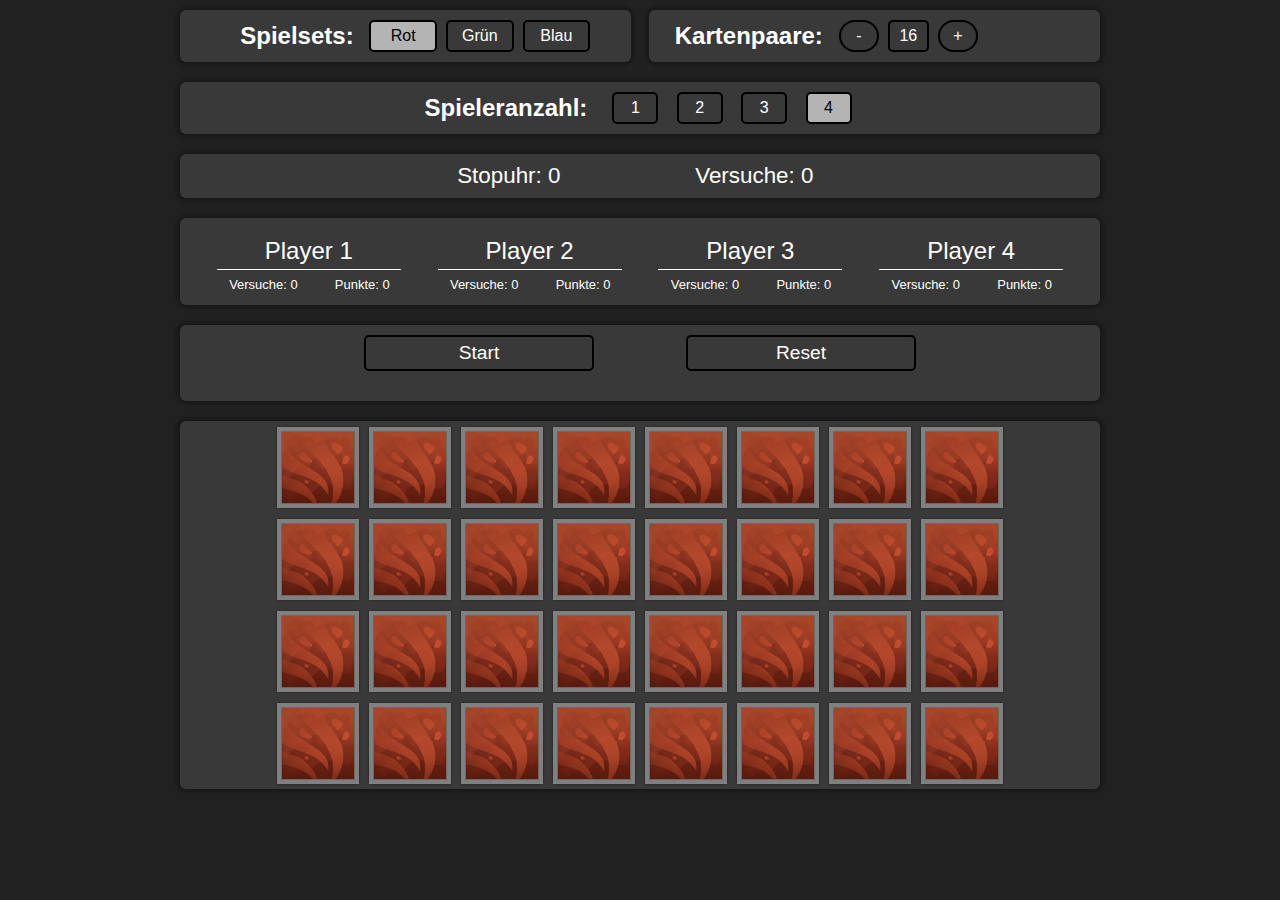
<file: Secret/index.html>
<!DOCTYPE html>
<html>
	<meta charset="utf-8" />

	<head>
		<title>Memory Game</title>
		<link rel="stylesheet" type="text/css" href="style.css" media="screen" />
	</head>

	<body>
		<div class="spalte-100">
			<div class="spalte-100">
				<div class="spalte-set kachel">
					<div class="spalte-title">
						<h1 class="settings">Spielsets:&nbsp;</h1>
					</div>
					<div class="spalte-buttonAbstand"></div>
					<div onclick="settings.changeSet(this, 'red')" class="spalte-buttonSize fontSize button set active">Rot</div>
					<div class="spalte-buttonAbstand"></div>
					<div onclick="settings.changeSet(this, 'green')" class="spalte-buttonSize fontSize button set">Grün</div>
					<div class="spalte-buttonAbstand"></div>
					<div onclick="settings.changeSet(this, 'blue')" class="spalte-buttonSize fontSize button set">Blau</div>
				</div>
				<div class="spalte-abstand"></div>
				<div class="spalte-feld kachel">
					<div class="spalte-3"></div>
					<div class="spalte-title">
						<h1 class="settings">Kartenpaare:&nbsp;</h1>
					</div>
					<div class="spalte-buttonAbstand"></div>
					<div onclick="settings.changeSize(this, -1)" class="spalte-buttonSizePair fontSize button size round">-</div>
					<div class="spalte-buttonAbstand"></div>
					<div id="pairs" class="spalte-buttonSizePair fontSize button size">16</div>
					<div class="spalte-buttonAbstand"></div>
					<div onclick="settings.changeSize(this, +1)" class="spalte-buttonSizePair fontSize button size round">+</div>
				</div>
			</div>
			<div class="spalte-100">
				<div class="spalte-100 kachel">
					<div class="spalte-titleSpieler">
						<h1 class="settings">&nbsp;Spieleranzahl:&nbsp;</h1>
					</div>
					<div class="spalte-buttonAbstand"></div>
					<div onclick="settings.changePlayers(this)" class="spalte-buttonSizeSpieler fontSize button player">1</div>
					<div class="spalte-buttonAbstand"></div>
					<div onclick="settings.changePlayers(this)" class="spalte-buttonSizeSpieler fontSize button player">2</div>
					<div class="spalte-buttonAbstand"></div>
					<div onclick="settings.changePlayers(this)" class="spalte-buttonSizeSpieler fontSize button player">3</div>
					<div class="spalte-buttonAbstand"></div>
					<div onclick="settings.changePlayers(this)" class="spalte-buttonSizeSpieler fontSize button player active">4</div>
				</div>
			</div>
			<div class="spalte-100 kachel">
				<div class="spalte-50">
					<div class="spalte-stopuhr info">Stopuhr:&nbsp;</div>
					<div id="timer" class="spalte-stopuhrValue info">0</div>
				</div>
				<div class="spalte-50">
					<div class="spalte-globalVersuche info">Versuche:&nbsp;</div>
					<div id="versuche" class="spalte-globalVersucheValue info">0</div>
				</div>
			</div>
			<div class="spalte-100 kachel">
				<div id="playerList" class="spalte-100"></div>
			</div>
			<div class="spalte-100 kachel">
				<div id="buttons" class="spalte-100">
					<div class="spalte-buttonStartAbstand">
					</div>
					<div id="startButton" onclick="settings.startGame(this)" class="spalte-buttonStart button">Start
					</div>
					<div class="spalte-buttonStartResetAbstand">
					</div>
					<div id="resetButton" onclick="settings.resetGame()" class="spalte-buttonReset button">Reset
					</div>
					<div id="result" class="spalte-100">
					</div>
				</div>
			</div>
			<div class="spalte-100 kachel">
				<div id="gameField" class="spalte-100"></div>
			</div>
		</div>
		<script type="text/javascript" , src="script.js"></script>
	</body>

</html>
</file>
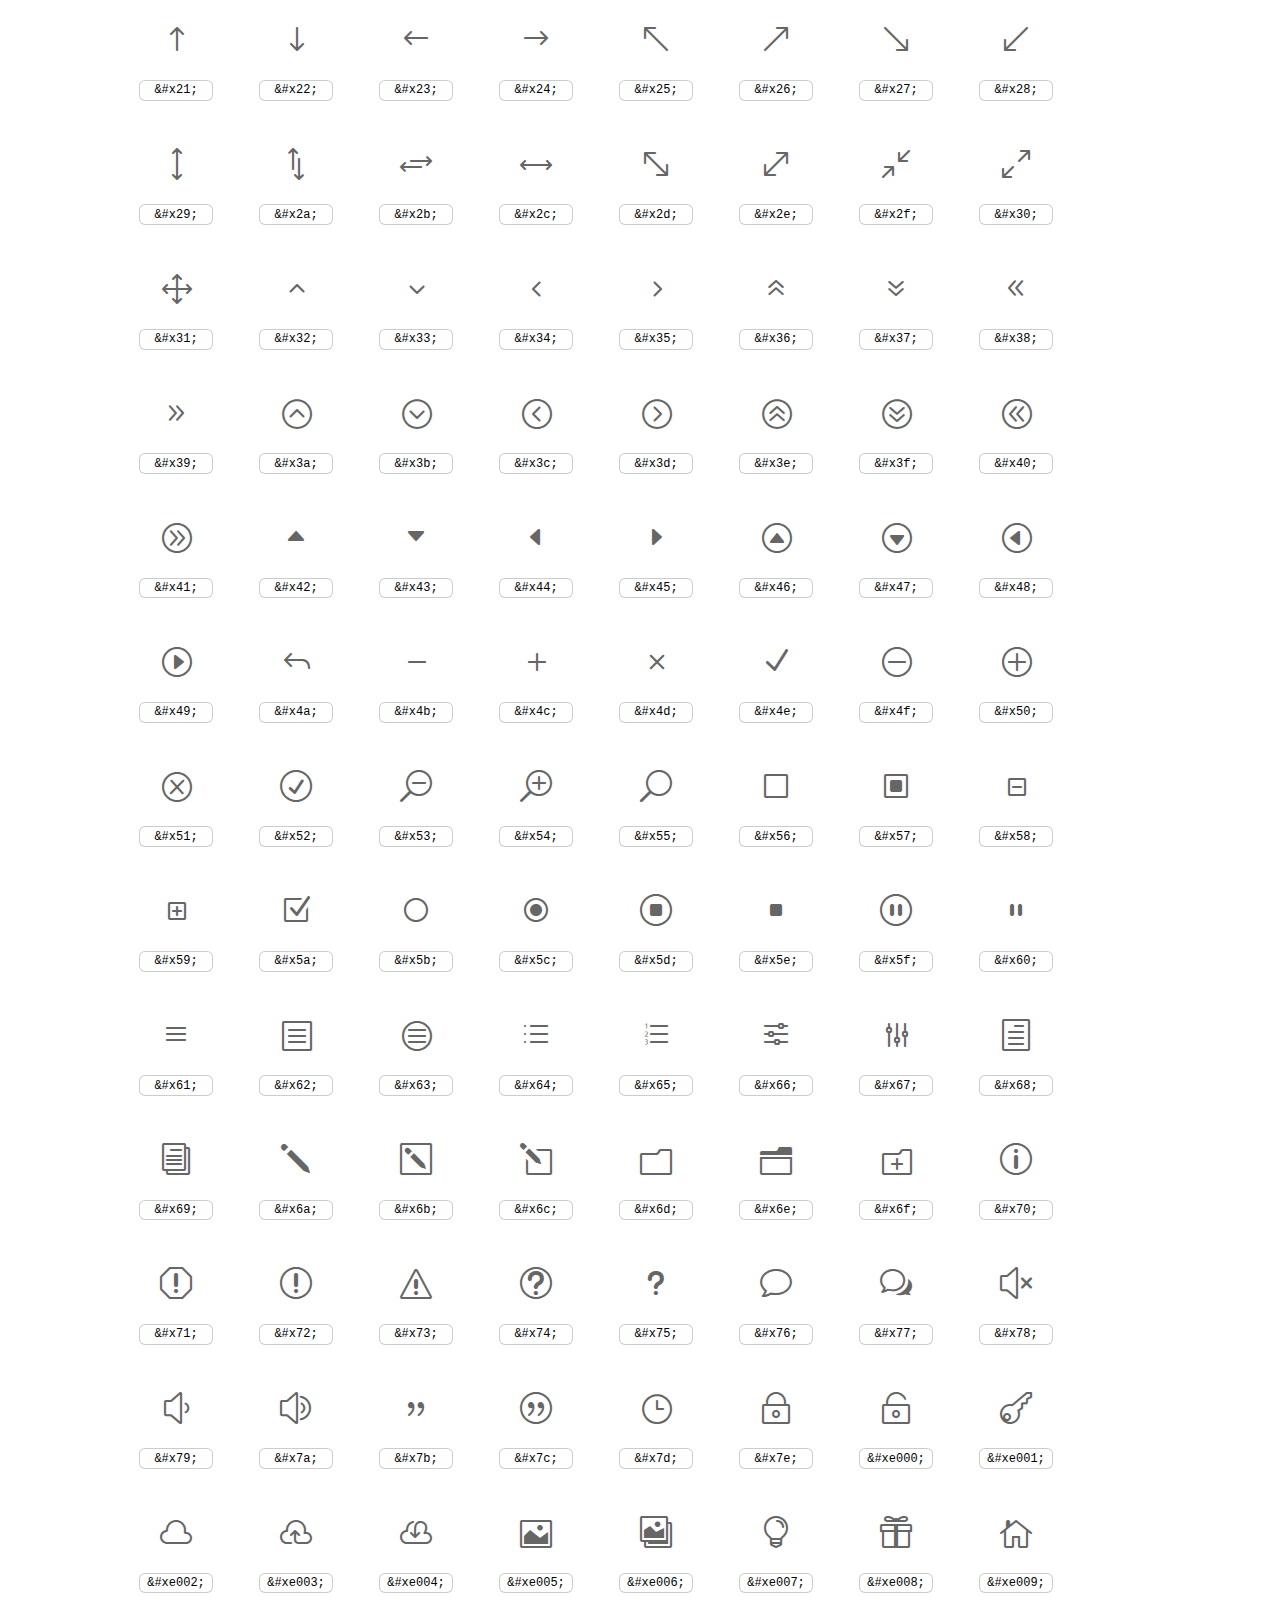
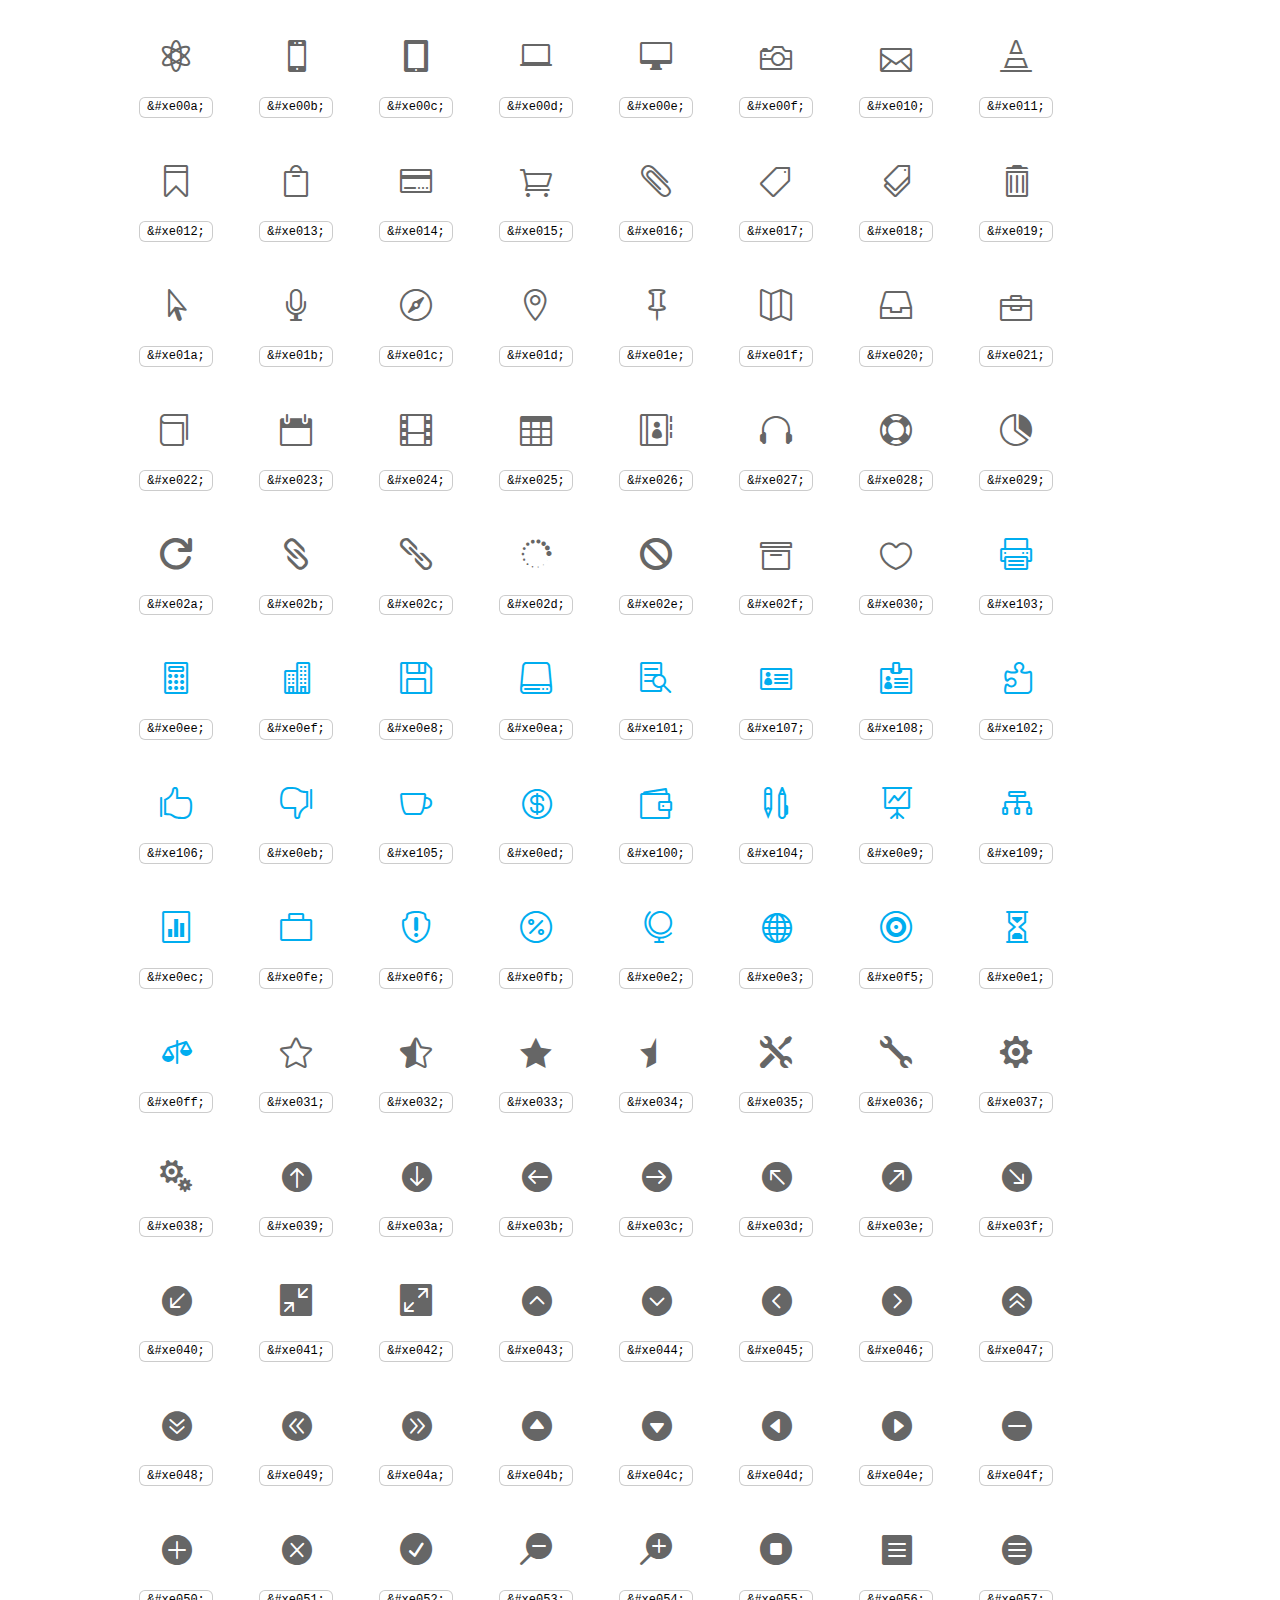
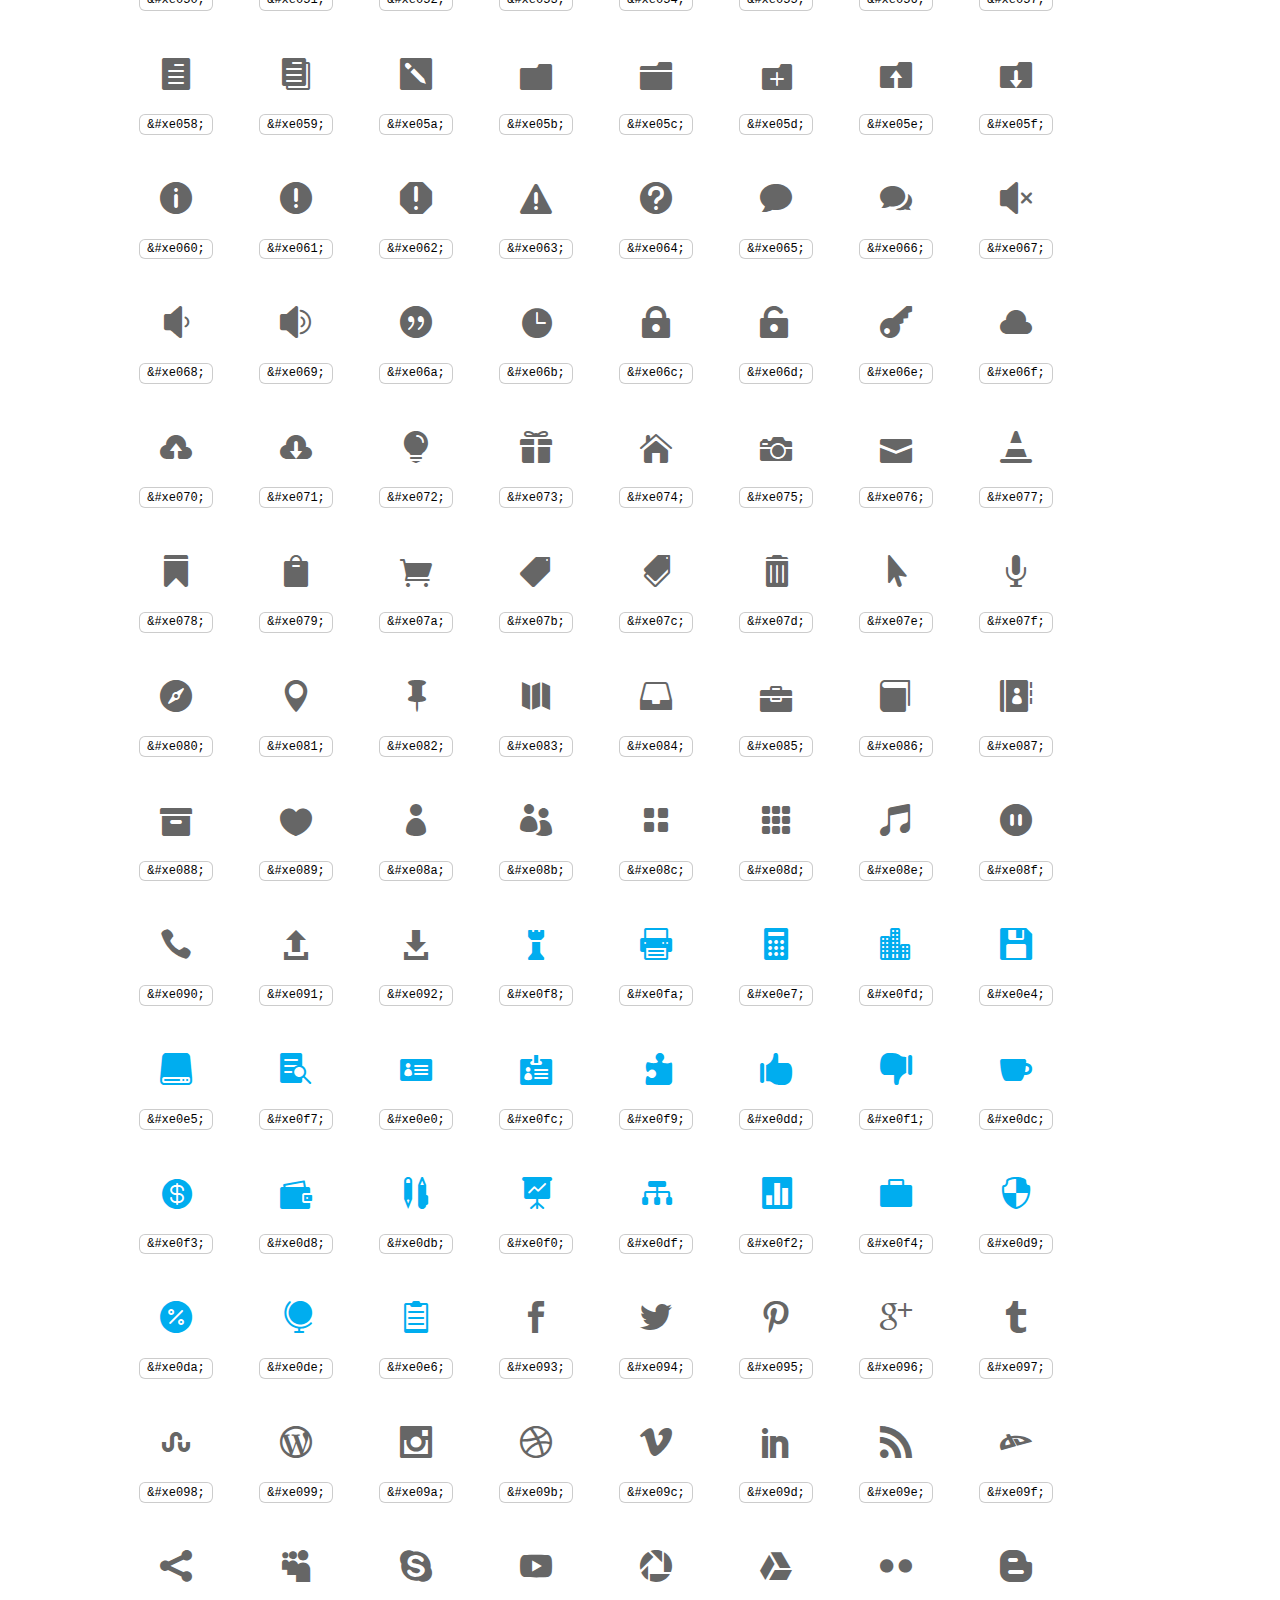
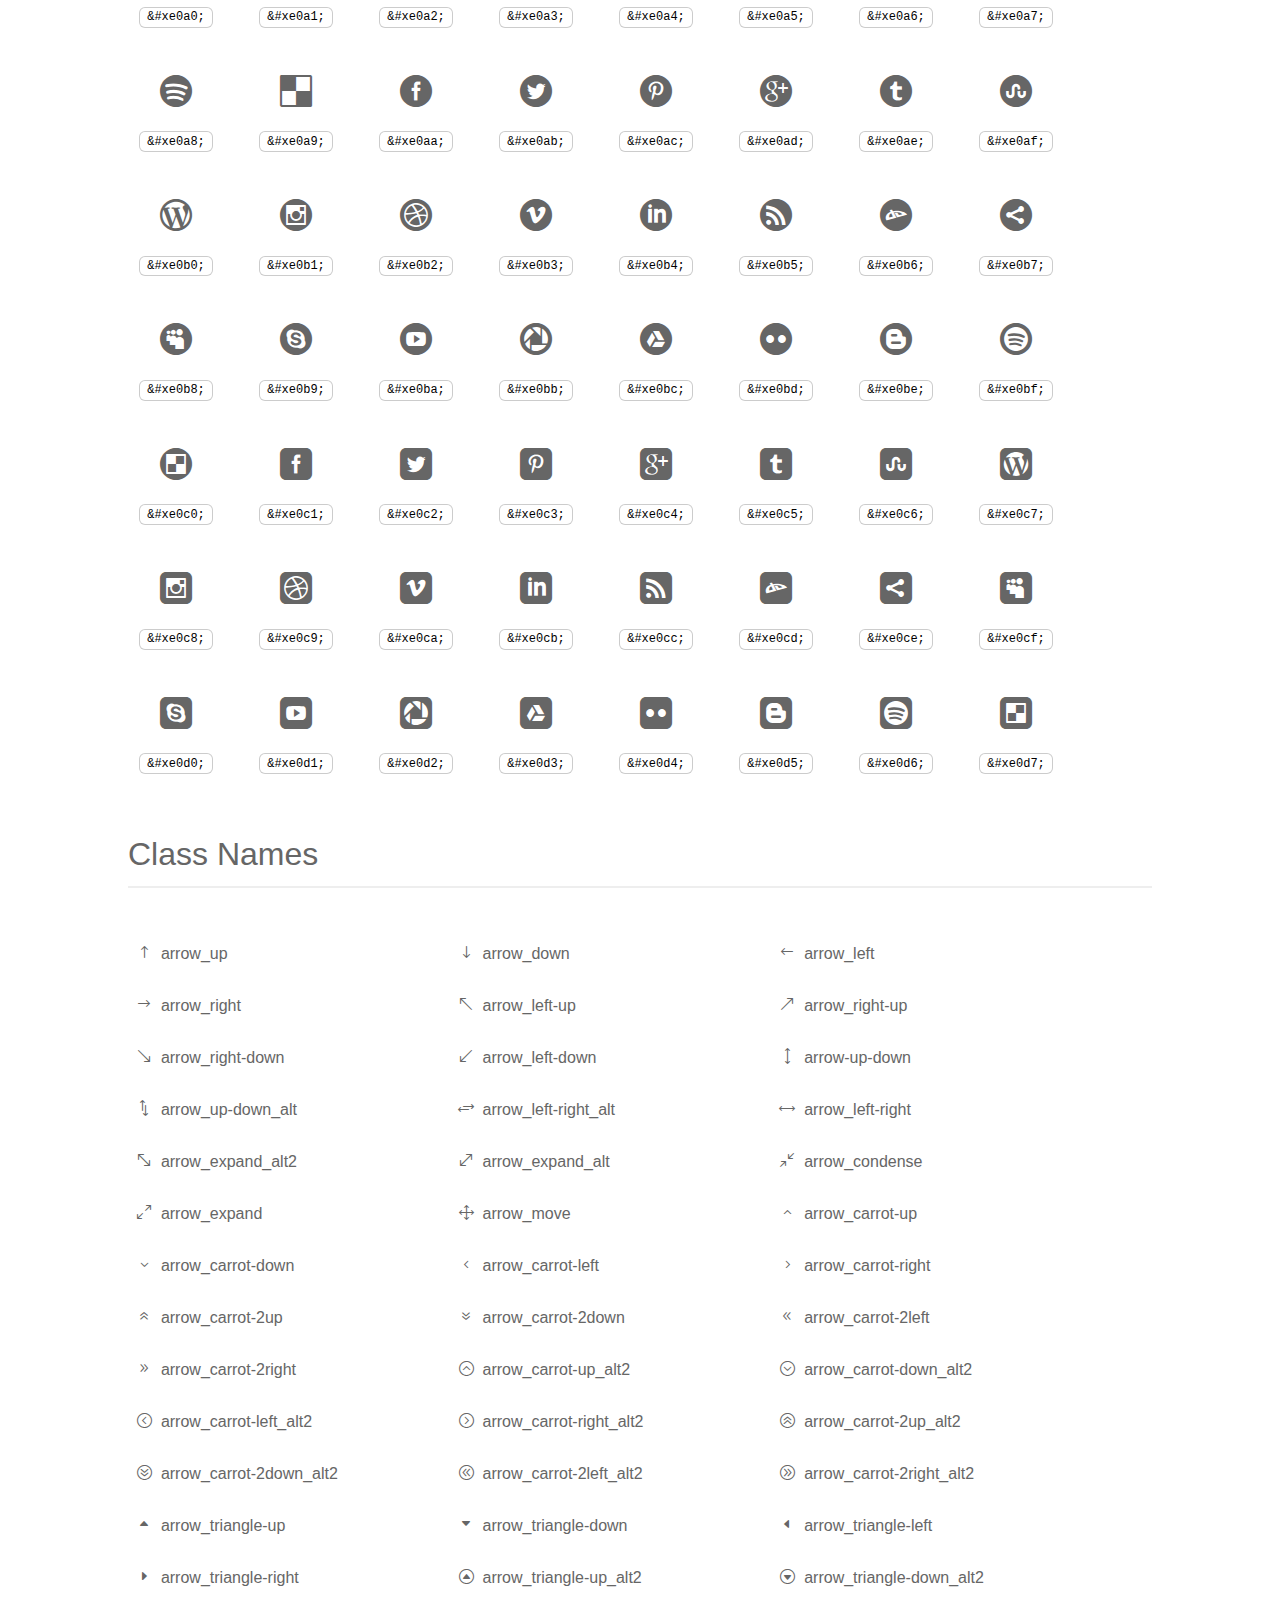
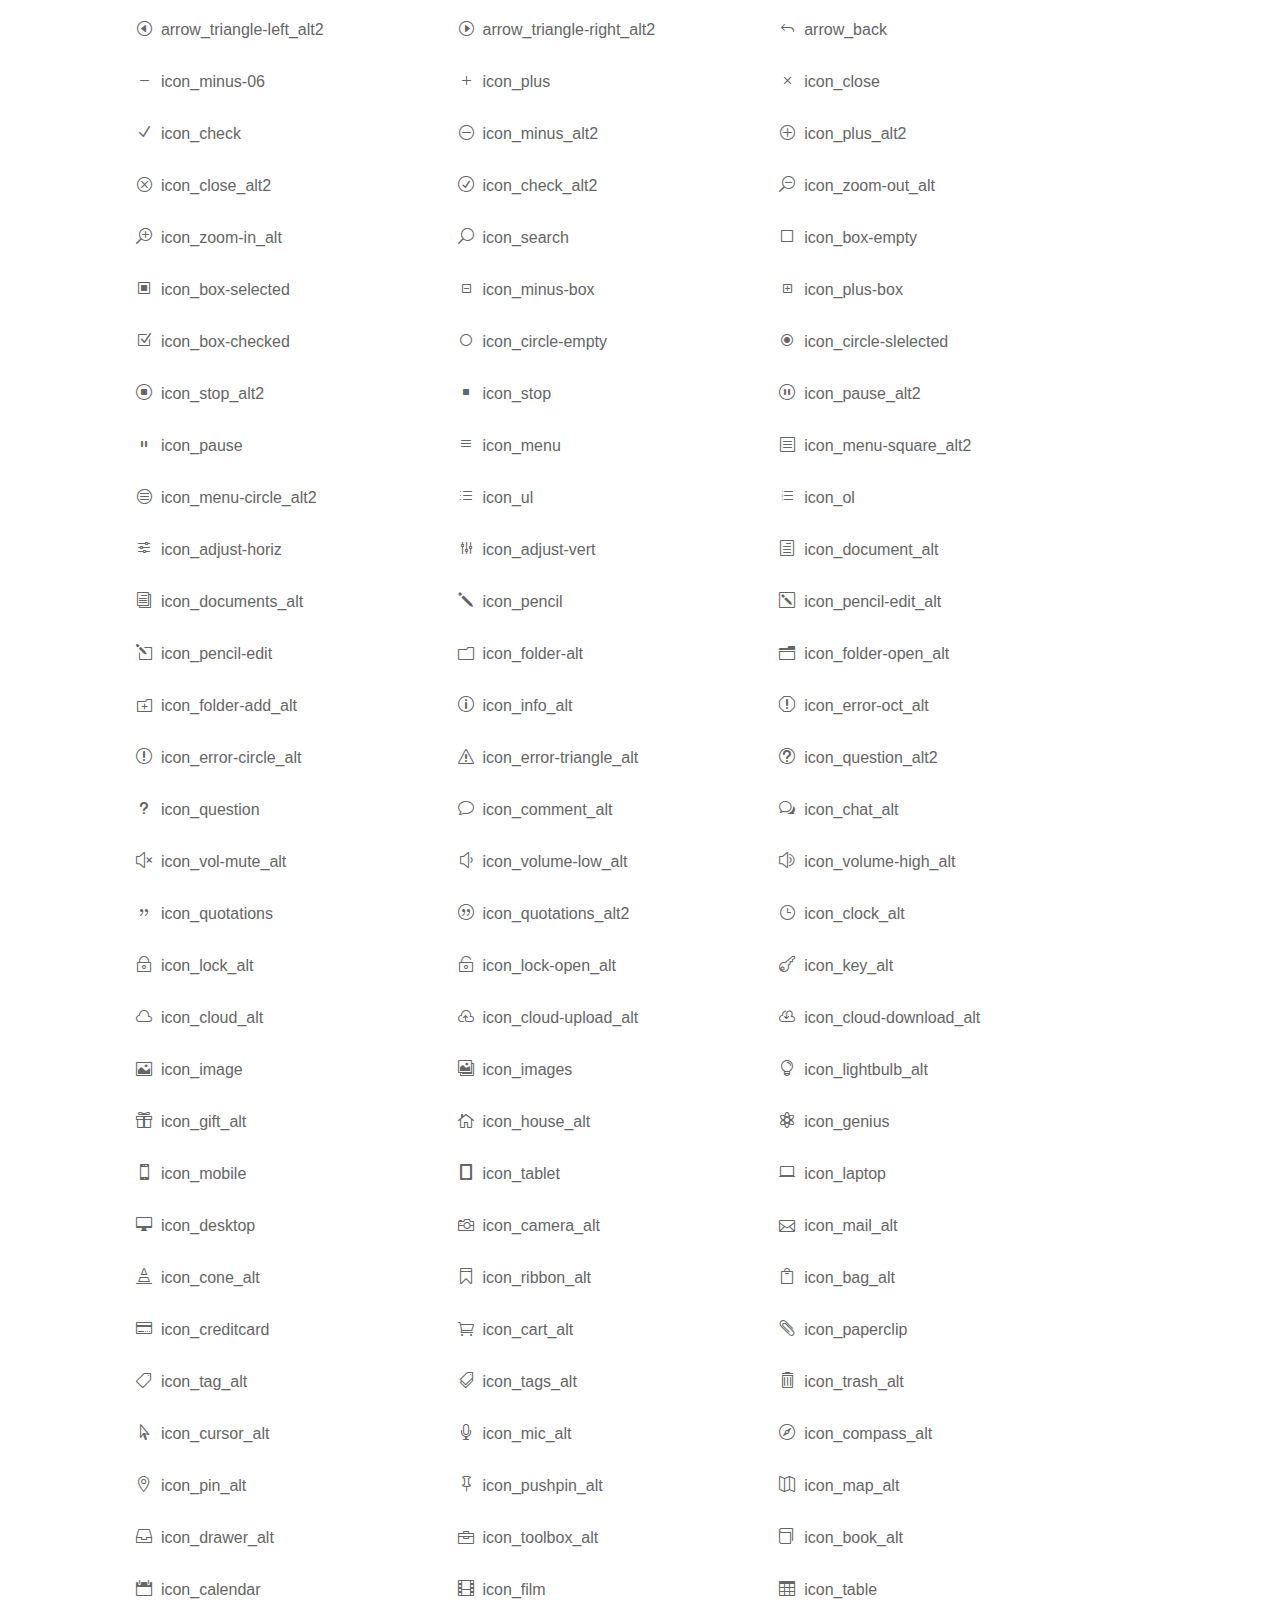
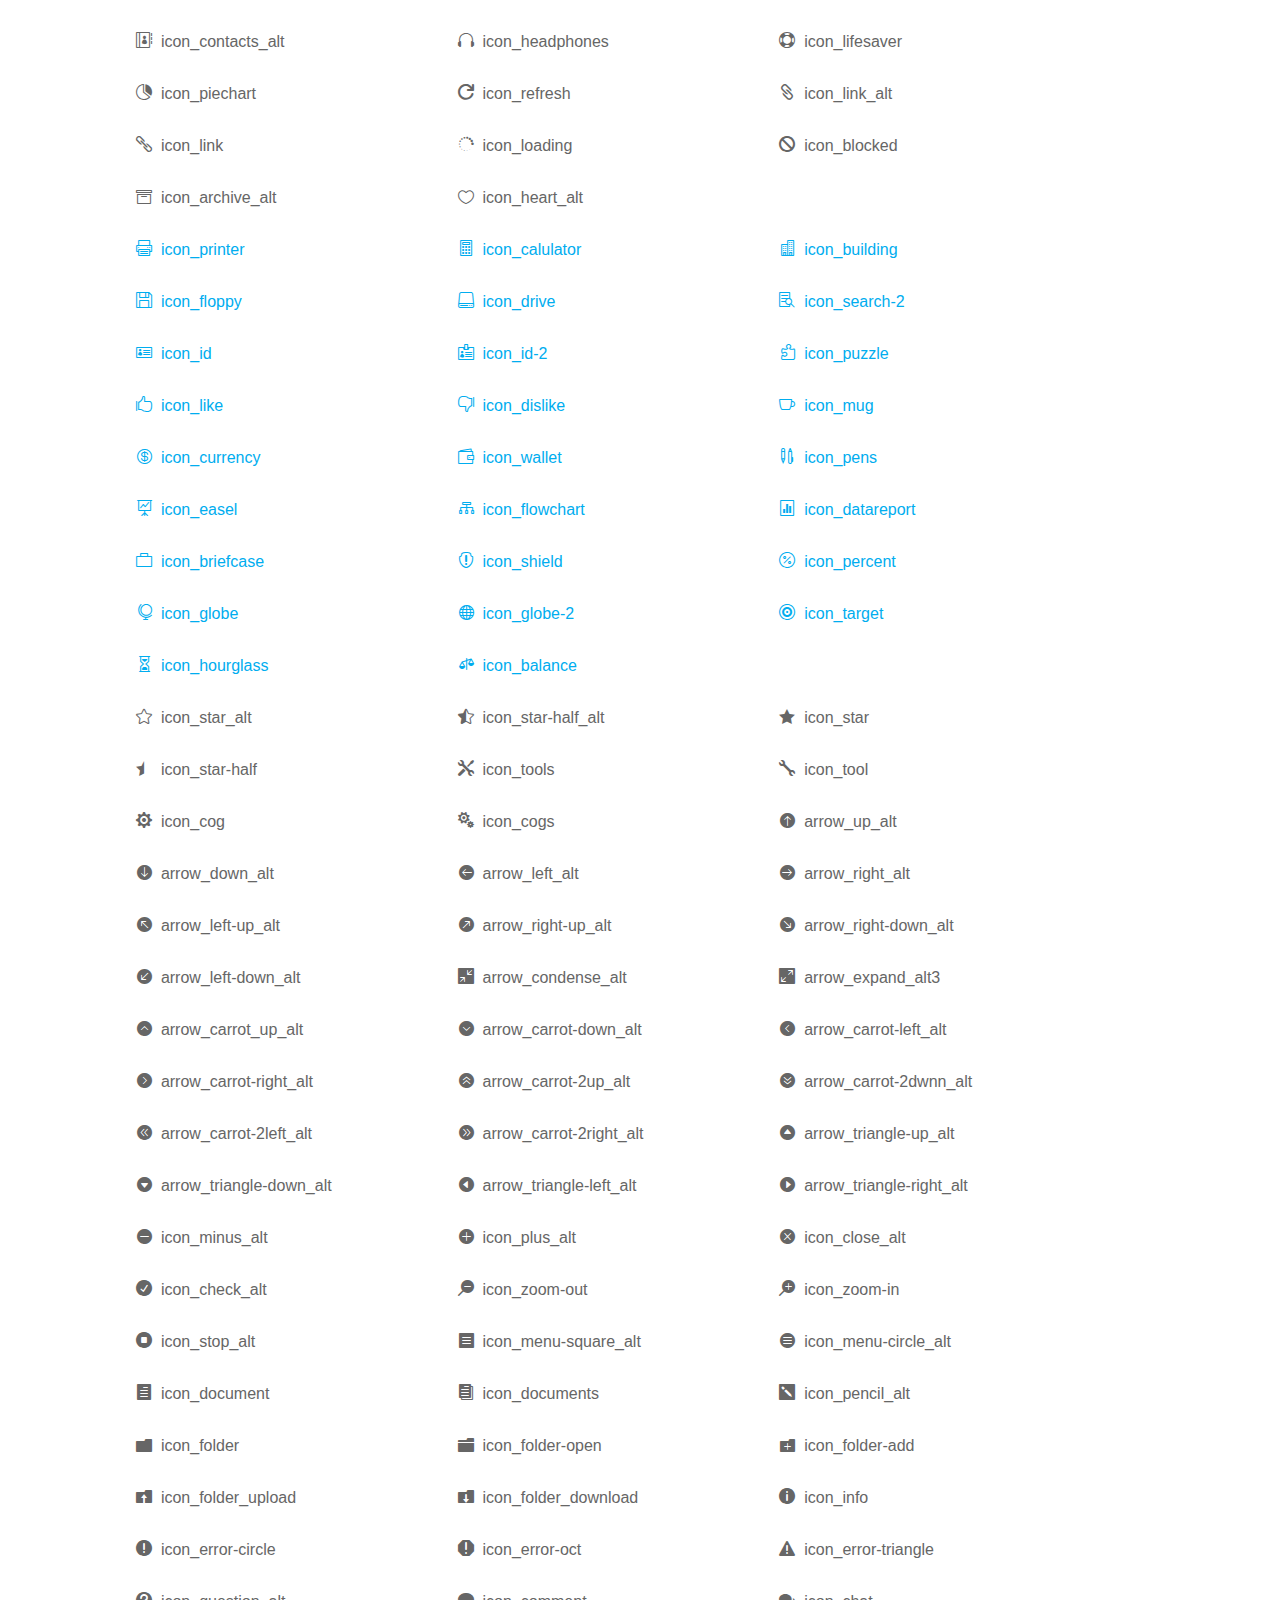
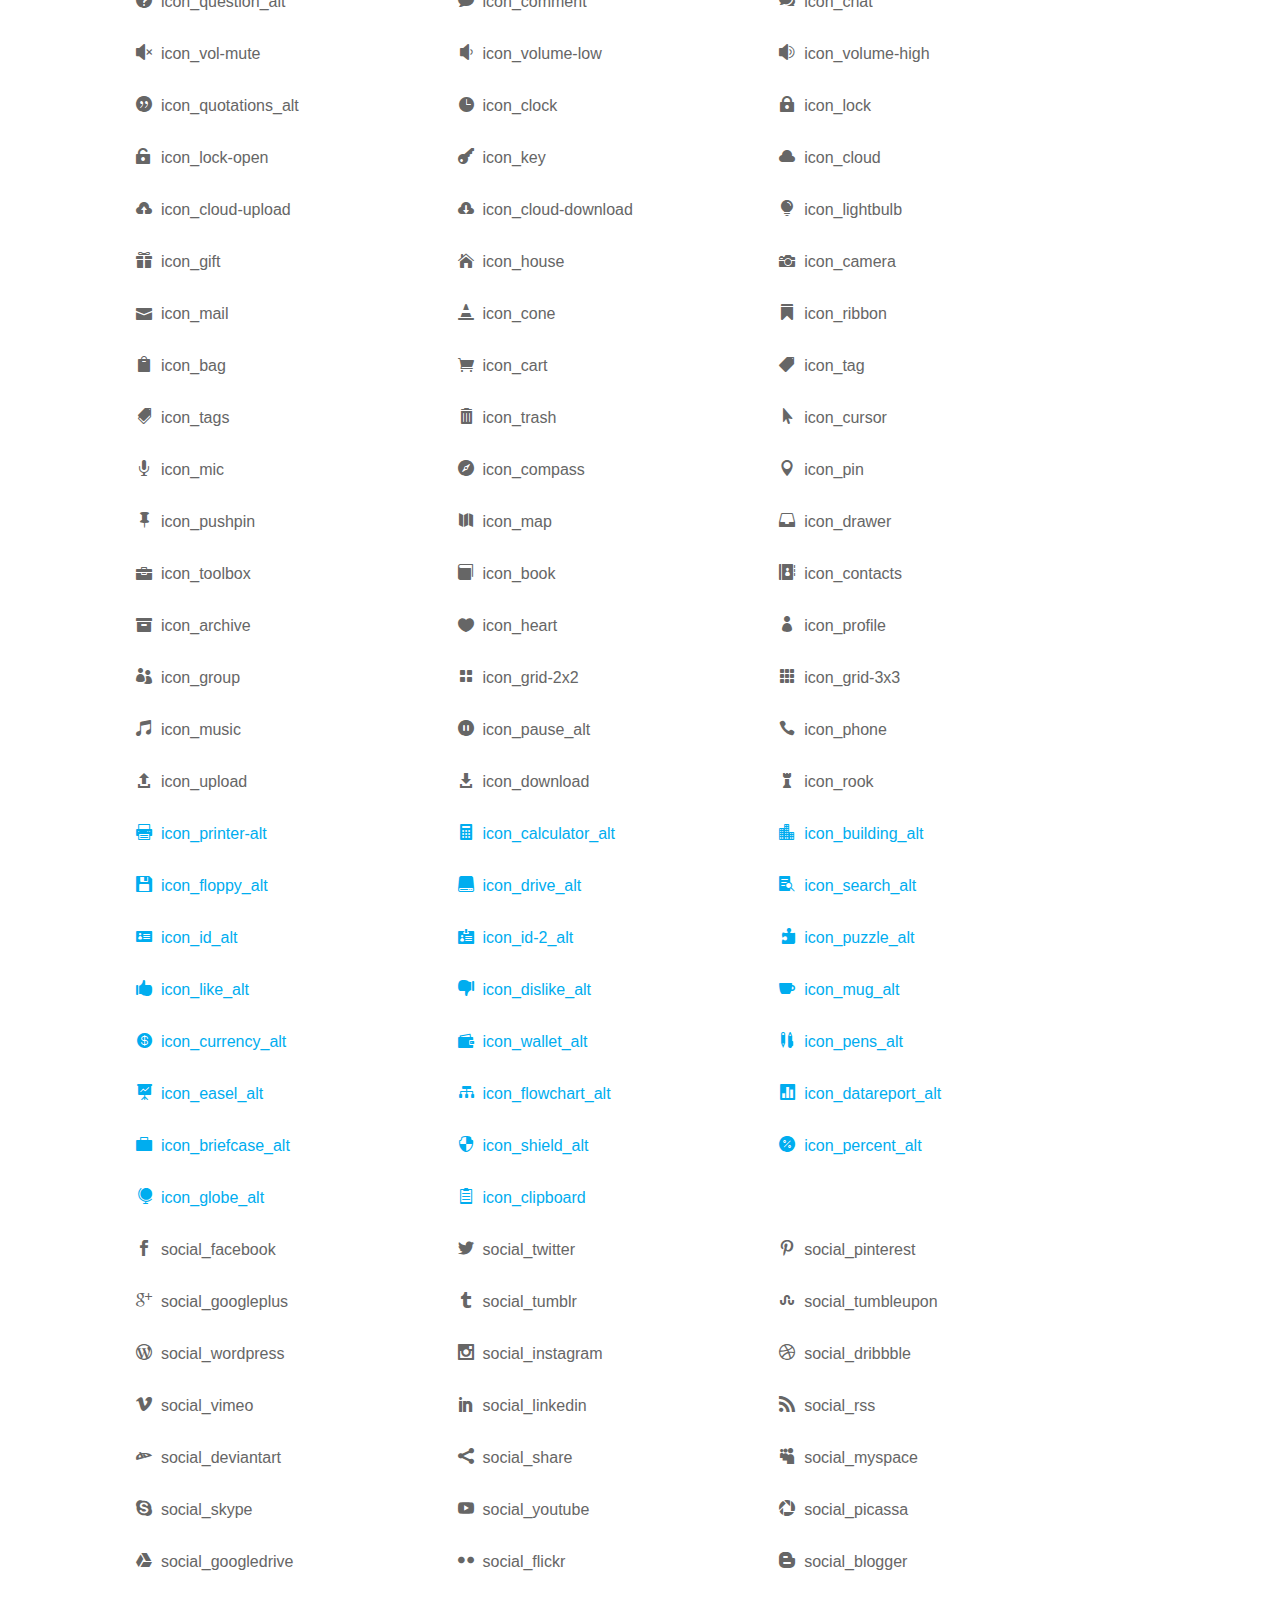
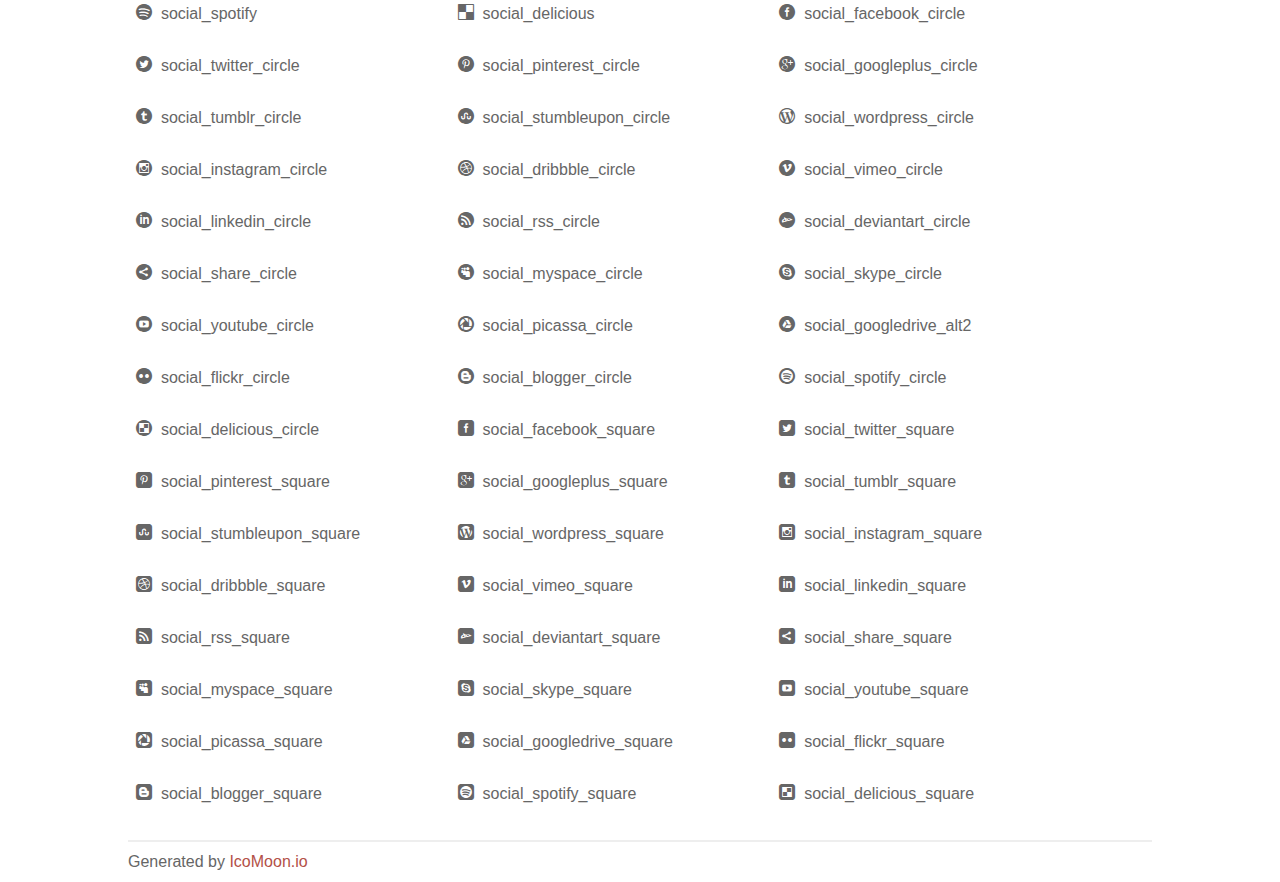
<file: Bismarck/assets/plugins/elegant_font/css/index.html>
<!doctype html>
<html>
<head>
<title>Your Font/Glyphs</title>
<link rel="stylesheet" href="style.css" />
<!--[if lte IE 7]><script src="lte-ie7.js"></script><![endif]-->
<style>
	section, header, footer {display: block;}
	body {
		font-family: sans-serif;
		color: #666;
		line-height: 1.5;
		font-size: 1em;
	}
	* {
		-moz-box-sizing: border-box;
		-webkit-box-sizing: border-box;
		box-sizing: border-box;
		margin: 0;
		padding: 0;
	}
	.glyph {
		float: left;
		text-align: center;
		padding: .75em;
		margin: .4em 1.5em .75em 0;
		width: 6em;
		text-shadow: none;
	}
	
	.glyph input {
		font-family: consolas, monospace;
		font-size: 12px;
		width: 100%;
		text-align: center;
		border: 0;
		box-shadow: 0 0 0 1px #ccc;
		padding: .2em;
                -moz-border-radius: 5px;
                -webkit-border-radius: 5px;
	}
	
	

	.new {
		color:#00adef !important;
	}

	
	.w-main {
		width: 80%;
	}
	.centered {
		margin-left: auto;
		margin-right: auto;
	}
	.fs1 {
		font-size: 2em;
	}
	header {
		margin: 2em 0;
		padding-bottom: .5em;
		color: #666;
		box-shadow: 0 2px #eee;
	}
	header h1 {
		font-size: 2em;
		font-weight: normal;
	}
	.clearfix:before, .clearfix:after { content: ""; display: table; }
	.clearfix:after, .clear { clear: both; }
	footer {
		margin-top: 2em;
		padding: .5em 0;
		box-shadow: 0 -2px #eee;
	}
	a, a:visited {
		color: #B35047;
		text-decoration: none;
	}
	a:hover, a:focus {color: #000;}
	
	.box1 {
		font-size: 16px;
		display: inline-block;
		width: 30%;
		padding: .25em .5em;
		margin: 20px 10px 0 0;
	}
</style>
</head>
<body>
	<div class="w-main centered">
	<section class="mtm clearfix" id="glyphs">
	<div class="glyph">
		<div class="fs1" aria-hidden="true" data-icon="&#x21;"></div>
		<input type="text" readonly value="&amp;#x21;" />
	</div>
	<div class="glyph">
		<div class="fs1" aria-hidden="true" data-icon="&#x22;"></div>
		<input type="text" readonly value="&amp;#x22;" />
	</div>
	<div class="glyph">
		<div class="fs1" aria-hidden="true" data-icon="&#x23;"></div>
		<input type="text" readonly value="&amp;#x23;" />
	</div>
	<div class="glyph">
		<div class="fs1" aria-hidden="true" data-icon="&#x24;"></div>
		<input type="text" readonly value="&amp;#x24;" />
	</div>
	<div class="glyph">
		<div class="fs1" aria-hidden="true" data-icon="&#x25;"></div>
		<input type="text" readonly value="&amp;#x25;" />
	</div>
	<div class="glyph">
		<div class="fs1" aria-hidden="true" data-icon="&#x26;"></div>
		<input type="text" readonly value="&amp;#x26;" />
	</div>
	<div class="glyph">
		<div class="fs1" aria-hidden="true" data-icon="&#x27;"></div>
		<input type="text" readonly value="&amp;#x27;" />
	</div>
	<div class="glyph">
		<div class="fs1" aria-hidden="true" data-icon="&#x28;"></div>
		<input type="text" readonly value="&amp;#x28;" />
	</div>
	<div class="glyph">
		<div class="fs1" aria-hidden="true" data-icon="&#x29;"></div>
		<input type="text" readonly value="&amp;#x29;" />
	</div>
	<div class="glyph">
		<div class="fs1" aria-hidden="true" data-icon="&#x2a;"></div>
		<input type="text" readonly value="&amp;#x2a;" />
	</div>
	<div class="glyph">
		<div class="fs1" aria-hidden="true" data-icon="&#x2b;"></div>
		<input type="text" readonly value="&amp;#x2b;" />
	</div>
	<div class="glyph">
		<div class="fs1" aria-hidden="true" data-icon="&#x2c;"></div>
		<input type="text" readonly value="&amp;#x2c;" />
	</div>
	<div class="glyph">
		<div class="fs1" aria-hidden="true" data-icon="&#x2d;"></div>
		<input type="text" readonly value="&amp;#x2d;" />
	</div>
	<div class="glyph">
		<div class="fs1" aria-hidden="true" data-icon="&#x2e;"></div>
		<input type="text" readonly value="&amp;#x2e;" />
	</div>
	<div class="glyph">
		<div class="fs1" aria-hidden="true" data-icon="&#x2f;"></div>
		<input type="text" readonly value="&amp;#x2f;" />
	</div>
	<div class="glyph">
		<div class="fs1" aria-hidden="true" data-icon="&#x30;"></div>
		<input type="text" readonly value="&amp;#x30;" />
	</div>
	<div class="glyph">
		<div class="fs1" aria-hidden="true" data-icon="&#x31;"></div>
		<input type="text" readonly value="&amp;#x31;" />
	</div>
	<div class="glyph">
		<div class="fs1" aria-hidden="true" data-icon="&#x32;"></div>
		<input type="text" readonly value="&amp;#x32;" />
	</div>
	<div class="glyph">
		<div class="fs1" aria-hidden="true" data-icon="&#x33;"></div>
		<input type="text" readonly value="&amp;#x33;" />
	</div>
	<div class="glyph">
		<div class="fs1" aria-hidden="true" data-icon="&#x34;"></div>
		<input type="text" readonly value="&amp;#x34;" />
	</div>
	<div class="glyph">
		<div class="fs1" aria-hidden="true" data-icon="&#x35;"></div>
		<input type="text" readonly value="&amp;#x35;" />
	</div>
	<div class="glyph">
		<div class="fs1" aria-hidden="true" data-icon="&#x36;"></div>
		<input type="text" readonly value="&amp;#x36;" />
	</div>
	<div class="glyph">
		<div class="fs1" aria-hidden="true" data-icon="&#x37;"></div>
		<input type="text" readonly value="&amp;#x37;" />
	</div>
	<div class="glyph">
		<div class="fs1" aria-hidden="true" data-icon="&#x38;"></div>
		<input type="text" readonly value="&amp;#x38;" />
	</div>
	<div class="glyph">
		<div class="fs1" aria-hidden="true" data-icon="&#x39;"></div>
		<input type="text" readonly value="&amp;#x39;" />
	</div>
	<div class="glyph">
		<div class="fs1" aria-hidden="true" data-icon="&#x3a;"></div>
		<input type="text" readonly value="&amp;#x3a;" />
	</div>
	<div class="glyph">
		<div class="fs1" aria-hidden="true" data-icon="&#x3b;"></div>
		<input type="text" readonly value="&amp;#x3b;" />
	</div>
	<div class="glyph">
		<div class="fs1" aria-hidden="true" data-icon="&#x3c;"></div>
		<input type="text" readonly value="&amp;#x3c;" />
	</div>
	<div class="glyph">
		<div class="fs1" aria-hidden="true" data-icon="&#x3d;"></div>
		<input type="text" readonly value="&amp;#x3d;" />
	</div>
	<div class="glyph">
		<div class="fs1" aria-hidden="true" data-icon="&#x3e;"></div>
		<input type="text" readonly value="&amp;#x3e;" />
	</div>
	<div class="glyph">
		<div class="fs1" aria-hidden="true" data-icon="&#x3f;"></div>
		<input type="text" readonly value="&amp;#x3f;" />
	</div>
	<div class="glyph">
		<div class="fs1" aria-hidden="true" data-icon="&#x40;"></div>
		<input type="text" readonly value="&amp;#x40;" />
	</div>
	<div class="glyph">
		<div class="fs1" aria-hidden="true" data-icon="&#x41;"></div>
		<input type="text" readonly value="&amp;#x41;" />
	</div>
	<div class="glyph">
		<div class="fs1" aria-hidden="true" data-icon="&#x42;"></div>
		<input type="text" readonly value="&amp;#x42;" />
	</div>
	<div class="glyph">
		<div class="fs1" aria-hidden="true" data-icon="&#x43;"></div>
		<input type="text" readonly value="&amp;#x43;" />
	</div>
	<div class="glyph">
		<div class="fs1" aria-hidden="true" data-icon="&#x44;"></div>
		<input type="text" readonly value="&amp;#x44;" />
	</div>
	<div class="glyph">
		<div class="fs1" aria-hidden="true" data-icon="&#x45;"></div>
		<input type="text" readonly value="&amp;#x45;" />
	</div>
	<div class="glyph">
		<div class="fs1" aria-hidden="true" data-icon="&#x46;"></div>
		<input type="text" readonly value="&amp;#x46;" />
	</div>
	<div class="glyph">
		<div class="fs1" aria-hidden="true" data-icon="&#x47;"></div>
		<input type="text" readonly value="&amp;#x47;" />
	</div>
	<div class="glyph">
		<div class="fs1" aria-hidden="true" data-icon="&#x48;"></div>
		<input type="text" readonly value="&amp;#x48;" />
	</div>
	<div class="glyph">
		<div class="fs1" aria-hidden="true" data-icon="&#x49;"></div>
		<input type="text" readonly value="&amp;#x49;" />
	</div>
	<div class="glyph">
		<div class="fs1" aria-hidden="true" data-icon="&#x4a;"></div>
		<input type="text" readonly value="&amp;#x4a;" />
	</div>
	<div class="glyph">
		<div class="fs1" aria-hidden="true" data-icon="&#x4b;"></div>
		<input type="text" readonly value="&amp;#x4b;" />
	</div>
	<div class="glyph">
		<div class="fs1" aria-hidden="true" data-icon="&#x4c;"></div>
		<input type="text" readonly value="&amp;#x4c;" />
	</div>
	<div class="glyph">
		<div class="fs1" aria-hidden="true" data-icon="&#x4d;"></div>
		<input type="text" readonly value="&amp;#x4d;" />
	</div>
	<div class="glyph">
		<div class="fs1" aria-hidden="true" data-icon="&#x4e;"></div>
		<input type="text" readonly value="&amp;#x4e;" />
	</div>
	<div class="glyph">
		<div class="fs1" aria-hidden="true" data-icon="&#x4f;"></div>
		<input type="text" readonly value="&amp;#x4f;" />
	</div>
	<div class="glyph">
		<div class="fs1" aria-hidden="true" data-icon="&#x50;"></div>
		<input type="text" readonly value="&amp;#x50;" />
	</div>
	<div class="glyph">
		<div class="fs1" aria-hidden="true" data-icon="&#x51;"></div>
		<input type="text" readonly value="&amp;#x51;" />
	</div>
	<div class="glyph">
		<div class="fs1" aria-hidden="true" data-icon="&#x52;"></div>
		<input type="text" readonly value="&amp;#x52;" />
	</div>
	<div class="glyph">
		<div class="fs1" aria-hidden="true" data-icon="&#x53;"></div>
		<input type="text" readonly value="&amp;#x53;" />
	</div>
	<div class="glyph">
		<div class="fs1" aria-hidden="true" data-icon="&#x54;"></div>
		<input type="text" readonly value="&amp;#x54;" />
	</div>
	<div class="glyph">
		<div class="fs1" aria-hidden="true" data-icon="&#x55;"></div>
		<input type="text" readonly value="&amp;#x55;" />
	</div>
	<div class="glyph">
		<div class="fs1" aria-hidden="true" data-icon="&#x56;"></div>
		<input type="text" readonly value="&amp;#x56;" />
	</div>
	<div class="glyph">
		<div class="fs1" aria-hidden="true" data-icon="&#x57;"></div>
		<input type="text" readonly value="&amp;#x57;" />
	</div>
	<div class="glyph">
		<div class="fs1" aria-hidden="true" data-icon="&#x58;"></div>
		<input type="text" readonly value="&amp;#x58;" />
	</div>
	<div class="glyph">
		<div class="fs1" aria-hidden="true" data-icon="&#x59;"></div>
		<input type="text" readonly value="&amp;#x59;" />
	</div>
	<div class="glyph">
		<div class="fs1" aria-hidden="true" data-icon="&#x5a;"></div>
		<input type="text" readonly value="&amp;#x5a;" />
	</div>
	<div class="glyph">
		<div class="fs1" aria-hidden="true" data-icon="&#x5b;"></div>
		<input type="text" readonly value="&amp;#x5b;" />
	</div>
	<div class="glyph">
		<div class="fs1" aria-hidden="true" data-icon="&#x5c;"></div>
		<input type="text" readonly value="&amp;#x5c;" />
	</div>
	<div class="glyph">
		<div class="fs1" aria-hidden="true" data-icon="&#x5d;"></div>
		<input type="text" readonly value="&amp;#x5d;" />
	</div>
	<div class="glyph">
		<div class="fs1" aria-hidden="true" data-icon="&#x5e;"></div>
		<input type="text" readonly value="&amp;#x5e;" />
	</div>
	<div class="glyph">
		<div class="fs1" aria-hidden="true" data-icon="&#x5f;"></div>
		<input type="text" readonly value="&amp;#x5f;" />
	</div>
	<div class="glyph">
		<div class="fs1" aria-hidden="true" data-icon="&#x60;"></div>
		<input type="text" readonly value="&amp;#x60;" />
	</div>
	<div class="glyph">
		<div class="fs1" aria-hidden="true" data-icon="&#x61;"></div>
		<input type="text" readonly value="&amp;#x61;" />
	</div>
	<div class="glyph">
		<div class="fs1" aria-hidden="true" data-icon="&#x62;"></div>
		<input type="text" readonly value="&amp;#x62;" />
	</div>
	<div class="glyph">
		<div class="fs1" aria-hidden="true" data-icon="&#x63;"></div>
		<input type="text" readonly value="&amp;#x63;" />
	</div>
	<div class="glyph">
		<div class="fs1" aria-hidden="true" data-icon="&#x64;"></div>
		<input type="text" readonly value="&amp;#x64;" />
	</div>
	<div class="glyph">
		<div class="fs1" aria-hidden="true" data-icon="&#x65;"></div>
		<input type="text" readonly value="&amp;#x65;" />
	</div>
	<div class="glyph">
		<div class="fs1" aria-hidden="true" data-icon="&#x66;"></div>
		<input type="text" readonly value="&amp;#x66;" />
	</div>
	<div class="glyph">
		<div class="fs1" aria-hidden="true" data-icon="&#x67;"></div>
		<input type="text" readonly value="&amp;#x67;" />
	</div>
	<div class="glyph">
		<div class="fs1" aria-hidden="true" data-icon="&#x68;"></div>
		<input type="text" readonly value="&amp;#x68;" />
	</div>
	<div class="glyph">
		<div class="fs1" aria-hidden="true" data-icon="&#x69;"></div>
		<input type="text" readonly value="&amp;#x69;" />
	</div>
	<div class="glyph">
		<div class="fs1" aria-hidden="true" data-icon="&#x6a;"></div>
		<input type="text" readonly value="&amp;#x6a;" />
	</div>
	<div class="glyph">
		<div class="fs1" aria-hidden="true" data-icon="&#x6b;"></div>
		<input type="text" readonly value="&amp;#x6b;" />
	</div>
	<div class="glyph">
		<div class="fs1" aria-hidden="true" data-icon="&#x6c;"></div>
		<input type="text" readonly value="&amp;#x6c;" />
	</div>
	<div class="glyph">
		<div class="fs1" aria-hidden="true" data-icon="&#x6d;"></div>
		<input type="text" readonly value="&amp;#x6d;" />
	</div>
	<div class="glyph">
		<div class="fs1" aria-hidden="true" data-icon="&#x6e;"></div>
		<input type="text" readonly value="&amp;#x6e;" />
	</div>
	<div class="glyph">
		<div class="fs1" aria-hidden="true" data-icon="&#x6f;"></div>
		<input type="text" readonly value="&amp;#x6f;" />
	</div>
	<div class="glyph">
		<div class="fs1" aria-hidden="true" data-icon="&#x70;"></div>
		<input type="text" readonly value="&amp;#x70;" />
	</div>
	<div class="glyph">
		<div class="fs1" aria-hidden="true" data-icon="&#x71;"></div>
		<input type="text" readonly value="&amp;#x71;" />
	</div>
	<div class="glyph">
		<div class="fs1" aria-hidden="true" data-icon="&#x72;"></div>
		<input type="text" readonly value="&amp;#x72;" />
	</div>
	<div class="glyph">
		<div class="fs1" aria-hidden="true" data-icon="&#x73;"></div>
		<input type="text" readonly value="&amp;#x73;" />
	</div>
	<div class="glyph">
		<div class="fs1" aria-hidden="true" data-icon="&#x74;"></div>
		<input type="text" readonly value="&amp;#x74;" />
	</div>
	<div class="glyph">
		<div class="fs1" aria-hidden="true" data-icon="&#x75;"></div>
		<input type="text" readonly value="&amp;#x75;" />
	</div>
	<div class="glyph">
		<div class="fs1" aria-hidden="true" data-icon="&#x76;"></div>
		<input type="text" readonly value="&amp;#x76;" />
	</div>
	<div class="glyph">
		<div class="fs1" aria-hidden="true" data-icon="&#x77;"></div>
		<input type="text" readonly value="&amp;#x77;" />
	</div>
	<div class="glyph">
		<div class="fs1" aria-hidden="true" data-icon="&#x78;"></div>
		<input type="text" readonly value="&amp;#x78;" />
	</div>
	<div class="glyph">
		<div class="fs1" aria-hidden="true" data-icon="&#x79;"></div>
		<input type="text" readonly value="&amp;#x79;" />
	</div>
	<div class="glyph">
		<div class="fs1" aria-hidden="true" data-icon="&#x7a;"></div>
		<input type="text" readonly value="&amp;#x7a;" />
	</div>
	<div class="glyph">
		<div class="fs1" aria-hidden="true" data-icon="&#x7b;"></div>
		<input type="text" readonly value="&amp;#x7b;" />
	</div>
	<div class="glyph">
		<div class="fs1" aria-hidden="true" data-icon="&#x7c;"></div>
		<input type="text" readonly value="&amp;#x7c;" />
	</div>
	<div class="glyph">
		<div class="fs1" aria-hidden="true" data-icon="&#x7d;"></div>
		<input type="text" readonly value="&amp;#x7d;" />
	</div>
	<div class="glyph">
		<div class="fs1" aria-hidden="true" data-icon="&#x7e;"></div>
		<input type="text" readonly value="&amp;#x7e;" />
	</div>
	<div class="glyph">
		<div class="fs1" aria-hidden="true" data-icon="&#xe000;"></div>
		<input type="text" readonly value="&amp;#xe000;" />
	</div>
	<div class="glyph">
		<div class="fs1" aria-hidden="true" data-icon="&#xe001;"></div>
		<input type="text" readonly value="&amp;#xe001;" />
	</div>
	<div class="glyph">
		<div class="fs1" aria-hidden="true" data-icon="&#xe002;"></div>
		<input type="text" readonly value="&amp;#xe002;" />
	</div>
	<div class="glyph">
		<div class="fs1" aria-hidden="true" data-icon="&#xe003;"></div>
		<input type="text" readonly value="&amp;#xe003;" />
	</div>
	<div class="glyph">
		<div class="fs1" aria-hidden="true" data-icon="&#xe004;"></div>
		<input type="text" readonly value="&amp;#xe004;" />
	</div>
	<div class="glyph">
		<div class="fs1" aria-hidden="true" data-icon="&#xe005;"></div>
		<input type="text" readonly value="&amp;#xe005;" />
	</div>
	<div class="glyph">
		<div class="fs1" aria-hidden="true" data-icon="&#xe006;"></div>
		<input type="text" readonly value="&amp;#xe006;" />
	</div>
	<div class="glyph">
		<div class="fs1" aria-hidden="true" data-icon="&#xe007;"></div>
		<input type="text" readonly value="&amp;#xe007;" />
	</div>
	<div class="glyph">
		<div class="fs1" aria-hidden="true" data-icon="&#xe008;"></div>
		<input type="text" readonly value="&amp;#xe008;" />
	</div>
	<div class="glyph">
		<div class="fs1" aria-hidden="true" data-icon="&#xe009;"></div>
		<input type="text" readonly value="&amp;#xe009;" />
	</div>
	<div class="glyph">
		<div class="fs1" aria-hidden="true" data-icon="&#xe00a;"></div>
		<input type="text" readonly value="&amp;#xe00a;" />
	</div>
	<div class="glyph">
		<div class="fs1" aria-hidden="true" data-icon="&#xe00b;"></div>
		<input type="text" readonly value="&amp;#xe00b;" />
	</div>
	<div class="glyph">
		<div class="fs1" aria-hidden="true" data-icon="&#xe00c;"></div>
		<input type="text" readonly value="&amp;#xe00c;" />
	</div>
	<div class="glyph">
		<div class="fs1" aria-hidden="true" data-icon="&#xe00d;"></div>
		<input type="text" readonly value="&amp;#xe00d;" />
	</div>
	<div class="glyph">
		<div class="fs1" aria-hidden="true" data-icon="&#xe00e;"></div>
		<input type="text" readonly value="&amp;#xe00e;" />
	</div>
	<div class="glyph">
		<div class="fs1" aria-hidden="true" data-icon="&#xe00f;"></div>
		<input type="text" readonly value="&amp;#xe00f;" />
	</div>
	<div class="glyph">
		<div class="fs1" aria-hidden="true" data-icon="&#xe010;"></div>
		<input type="text" readonly value="&amp;#xe010;" />
	</div>
	<div class="glyph">
		<div class="fs1" aria-hidden="true" data-icon="&#xe011;"></div>
		<input type="text" readonly value="&amp;#xe011;" />
	</div>
	<div class="glyph">
		<div class="fs1" aria-hidden="true" data-icon="&#xe012;"></div>
		<input type="text" readonly value="&amp;#xe012;" />
	</div>
	<div class="glyph">
		<div class="fs1" aria-hidden="true" data-icon="&#xe013;"></div>
		<input type="text" readonly value="&amp;#xe013;" />
	</div>
	<div class="glyph">
		<div class="fs1" aria-hidden="true" data-icon="&#xe014;"></div>
		<input type="text" readonly value="&amp;#xe014;" />
	</div>
	<div class="glyph">
		<div class="fs1" aria-hidden="true" data-icon="&#xe015;"></div>
		<input type="text" readonly value="&amp;#xe015;" />
	</div>
	<div class="glyph">
		<div class="fs1" aria-hidden="true" data-icon="&#xe016;"></div>
		<input type="text" readonly value="&amp;#xe016;" />
	</div>
	<div class="glyph">
		<div class="fs1" aria-hidden="true" data-icon="&#xe017;"></div>
		<input type="text" readonly value="&amp;#xe017;" />
	</div>
	<div class="glyph">
		<div class="fs1" aria-hidden="true" data-icon="&#xe018;"></div>
		<input type="text" readonly value="&amp;#xe018;" />
	</div>
	<div class="glyph">
		<div class="fs1" aria-hidden="true" data-icon="&#xe019;"></div>
		<input type="text" readonly value="&amp;#xe019;" />
	</div>
	<div class="glyph">
		<div class="fs1" aria-hidden="true" data-icon="&#xe01a;"></div>
		<input type="text" readonly value="&amp;#xe01a;" />
	</div>
	<div class="glyph">
		<div class="fs1" aria-hidden="true" data-icon="&#xe01b;"></div>
		<input type="text" readonly value="&amp;#xe01b;" />
	</div>
	<div class="glyph">
		<div class="fs1" aria-hidden="true" data-icon="&#xe01c;"></div>
		<input type="text" readonly value="&amp;#xe01c;" />
	</div>
	<div class="glyph">
		<div class="fs1" aria-hidden="true" data-icon="&#xe01d;"></div>
		<input type="text" readonly value="&amp;#xe01d;" />
	</div>
	<div class="glyph">
		<div class="fs1" aria-hidden="true" data-icon="&#xe01e;"></div>
		<input type="text" readonly value="&amp;#xe01e;" />
	</div>
	<div class="glyph">
		<div class="fs1" aria-hidden="true" data-icon="&#xe01f;"></div>
		<input type="text" readonly value="&amp;#xe01f;" />
	</div>
	<div class="glyph">
		<div class="fs1" aria-hidden="true" data-icon="&#xe020;"></div>
		<input type="text" readonly value="&amp;#xe020;" />
	</div>
	<div class="glyph">
		<div class="fs1" aria-hidden="true" data-icon="&#xe021;"></div>
		<input type="text" readonly value="&amp;#xe021;" />
	</div>
	<div class="glyph">
		<div class="fs1" aria-hidden="true" data-icon="&#xe022;"></div>
		<input type="text" readonly value="&amp;#xe022;" />
	</div>
	<div class="glyph">
		<div class="fs1" aria-hidden="true" data-icon="&#xe023;"></div>
		<input type="text" readonly value="&amp;#xe023;" />
	</div>
	<div class="glyph">
		<div class="fs1" aria-hidden="true" data-icon="&#xe024;"></div>
		<input type="text" readonly value="&amp;#xe024;" />
	</div>
	<div class="glyph">
		<div class="fs1" aria-hidden="true" data-icon="&#xe025;"></div>
		<input type="text" readonly value="&amp;#xe025;" />
	</div>
	<div class="glyph">
		<div class="fs1" aria-hidden="true" data-icon="&#xe026;"></div>
		<input type="text" readonly value="&amp;#xe026;" />
	</div>
	<div class="glyph">
		<div class="fs1" aria-hidden="true" data-icon="&#xe027;"></div>
		<input type="text" readonly value="&amp;#xe027;" />
	</div>
	<div class="glyph">
		<div class="fs1" aria-hidden="true" data-icon="&#xe028;"></div>
		<input type="text" readonly value="&amp;#xe028;" />
	</div>
	<div class="glyph">
		<div class="fs1" aria-hidden="true" data-icon="&#xe029;"></div>
		<input type="text" readonly value="&amp;#xe029;" />
	</div>
	<div class="glyph">
		<div class="fs1" aria-hidden="true" data-icon="&#xe02a;"></div>
		<input type="text" readonly value="&amp;#xe02a;" />
	</div>
	<div class="glyph">
		<div class="fs1" aria-hidden="true" data-icon="&#xe02b;"></div>
		<input type="text" readonly value="&amp;#xe02b;" />
	</div>
	<div class="glyph">
		<div class="fs1" aria-hidden="true" data-icon="&#xe02c;"></div>
		<input type="text" readonly value="&amp;#xe02c;" />
	</div>
	<div class="glyph">
		<div class="fs1" aria-hidden="true" data-icon="&#xe02d;"></div>
		<input type="text" readonly value="&amp;#xe02d;" />
	</div>
	<div class="glyph">
		<div class="fs1" aria-hidden="true" data-icon="&#xe02e;"></div>
		<input type="text" readonly value="&amp;#xe02e;" />
	</div>
	<div class="glyph">
		<div class="fs1" aria-hidden="true" data-icon="&#xe02f;"></div>
		<input type="text" readonly value="&amp;#xe02f;" />
	</div>
	<div class="glyph">
		<div class="fs1" aria-hidden="true" data-icon="&#xe030;"></div>
		<input type="text" readonly value="&amp;#xe030;" />
	</div>
    
    <div class="new">
    
    <div class="glyph">
		<div class="fs1" aria-hidden="true" data-icon="&#xe103;"></div>
		<input type="text" readonly value="&amp;#xe103;" />
	</div>
	<div class="glyph">
		<div class="fs1" aria-hidden="true" data-icon="&#xe0ee;"></div>
		<input type="text" readonly value="&amp;#xe0ee;" />
	</div>
	<div class="glyph">
		<div class="fs1" aria-hidden="true" data-icon="&#xe0ef;"></div>
		<input type="text" readonly value="&amp;#xe0ef;" />
	</div>
	<div class="glyph">
		<div class="fs1" aria-hidden="true" data-icon="&#xe0e8;"></div>
		<input type="text" readonly value="&amp;#xe0e8;" />
	</div>
	<div class="glyph">
		<div class="fs1" aria-hidden="true" data-icon="&#xe0ea;"></div>
		<input type="text" readonly value="&amp;#xe0ea;" />
	</div>
	<div class="glyph">
		<div class="fs1" aria-hidden="true" data-icon="&#xe101;"></div>
		<input type="text" readonly value="&amp;#xe101;" />
	</div>
	<div class="glyph">
		<div class="fs1" aria-hidden="true" data-icon="&#xe107;"></div>
		<input type="text" readonly value="&amp;#xe107;" />
	</div>
	<div class="glyph">
		<div class="fs1" aria-hidden="true" data-icon="&#xe108;"></div>
		<input type="text" readonly value="&amp;#xe108;" />
	</div>
	<div class="glyph">
		<div class="fs1" aria-hidden="true" data-icon="&#xe102;"></div>
		<input type="text" readonly value="&amp;#xe102;" />
	</div>
	<div class="glyph">
		<div class="fs1" aria-hidden="true" data-icon="&#xe106;"></div>
		<input type="text" readonly value="&amp;#xe106;" />
	</div>
	<div class="glyph">
		<div class="fs1" aria-hidden="true" data-icon="&#xe0eb;"></div>
		<input type="text" readonly value="&amp;#xe0eb;" />
	</div>
	<div class="glyph">
		<div class="fs1" aria-hidden="true" data-icon="&#xe105;"></div>
		<input type="text" readonly value="&amp;#xe105;" />
	</div>
	<div class="glyph">
		<div class="fs1" aria-hidden="true" data-icon="&#xe0ed;"></div>
		<input type="text" readonly value="&amp;#xe0ed;" />
	</div>
	<div class="glyph">
		<div class="fs1" aria-hidden="true" data-icon="&#xe100;"></div>
		<input type="text" readonly value="&amp;#xe100;" />
	</div>
	<div class="glyph">
		<div class="fs1" aria-hidden="true" data-icon="&#xe104;"></div>
		<input type="text" readonly value="&amp;#xe104;" />
	</div>
	<div class="glyph">
		<div class="fs1" aria-hidden="true" data-icon="&#xe0e9;"></div>
		<input type="text" readonly value="&amp;#xe0e9;" />
	</div>
	<div class="glyph">
		<div class="fs1" aria-hidden="true" data-icon="&#xe109;"></div>
		<input type="text" readonly value="&amp;#xe109;" />
	</div>
	<div class="glyph">
		<div class="fs1" aria-hidden="true" data-icon="&#xe0ec;"></div>
		<input type="text" readonly value="&amp;#xe0ec;" />
	</div>
	<div class="glyph">
		<div class="fs1" aria-hidden="true" data-icon="&#xe0fe;"></div>
		<input type="text" readonly value="&amp;#xe0fe;" />
	</div>
	<div class="glyph">
		<div class="fs1" aria-hidden="true" data-icon="&#xe0f6;"></div>
		<input type="text" readonly value="&amp;#xe0f6;" />
	</div>
	<div class="glyph">
		<div class="fs1" aria-hidden="true" data-icon="&#xe0fb;"></div>
		<input type="text" readonly value="&amp;#xe0fb;" />
	</div>
	<div class="glyph">
		<div class="fs1" aria-hidden="true" data-icon="&#xe0e2;"></div>
		<input type="text" readonly value="&amp;#xe0e2;" />
	</div>
	<div class="glyph">
		<div class="fs1" aria-hidden="true" data-icon="&#xe0e3;"></div>
		<input type="text" readonly value="&amp;#xe0e3;" />
	</div>
	<div class="glyph">
		<div class="fs1" aria-hidden="true" data-icon="&#xe0f5;"></div>
		<input type="text" readonly value="&amp;#xe0f5;" />
	</div>
	<div class="glyph">
		<div class="fs1" aria-hidden="true" data-icon="&#xe0e1;"></div>
		<input type="text" readonly value="&amp;#xe0e1;" />
	</div>
	<div class="glyph">
		<div class="fs1" aria-hidden="true" data-icon="&#xe0ff;"></div>
		<input type="text" readonly value="&amp;#xe0ff;" />
	</div>
    
    </div>
    
	<div class="glyph">
		<div class="fs1" aria-hidden="true" data-icon="&#xe031;"></div>
		<input type="text" readonly value="&amp;#xe031;" />
	</div>
	<div class="glyph">
		<div class="fs1" aria-hidden="true" data-icon="&#xe032;"></div>
		<input type="text" readonly value="&amp;#xe032;" />
	</div>
	<div class="glyph">
		<div class="fs1" aria-hidden="true" data-icon="&#xe033;"></div>
		<input type="text" readonly value="&amp;#xe033;" />
	</div>
	<div class="glyph">
		<div class="fs1" aria-hidden="true" data-icon="&#xe034;"></div>
		<input type="text" readonly value="&amp;#xe034;" />
	</div>
	<div class="glyph">
		<div class="fs1" aria-hidden="true" data-icon="&#xe035;"></div>
		<input type="text" readonly value="&amp;#xe035;" />
	</div>
	<div class="glyph">
		<div class="fs1" aria-hidden="true" data-icon="&#xe036;"></div>
		<input type="text" readonly value="&amp;#xe036;" />
	</div>
	<div class="glyph">
		<div class="fs1" aria-hidden="true" data-icon="&#xe037;"></div>
		<input type="text" readonly value="&amp;#xe037;" />
	</div>
	<div class="glyph">
		<div class="fs1" aria-hidden="true" data-icon="&#xe038;"></div>
		<input type="text" readonly value="&amp;#xe038;" />
	</div>
	<div class="glyph">
		<div class="fs1" aria-hidden="true" data-icon="&#xe039;"></div>
		<input type="text" readonly value="&amp;#xe039;" />
	</div>
	<div class="glyph">
		<div class="fs1" aria-hidden="true" data-icon="&#xe03a;"></div>
		<input type="text" readonly value="&amp;#xe03a;" />
	</div>
	<div class="glyph">
		<div class="fs1" aria-hidden="true" data-icon="&#xe03b;"></div>
		<input type="text" readonly value="&amp;#xe03b;" />
	</div>
	<div class="glyph">
		<div class="fs1" aria-hidden="true" data-icon="&#xe03c;"></div>
		<input type="text" readonly value="&amp;#xe03c;" />
	</div>
	<div class="glyph">
		<div class="fs1" aria-hidden="true" data-icon="&#xe03d;"></div>
		<input type="text" readonly value="&amp;#xe03d;" />
	</div>
	<div class="glyph">
		<div class="fs1" aria-hidden="true" data-icon="&#xe03e;"></div>
		<input type="text" readonly value="&amp;#xe03e;" />
	</div>
	<div class="glyph">
		<div class="fs1" aria-hidden="true" data-icon="&#xe03f;"></div>
		<input type="text" readonly value="&amp;#xe03f;" />
	</div>
	<div class="glyph">
		<div class="fs1" aria-hidden="true" data-icon="&#xe040;"></div>
		<input type="text" readonly value="&amp;#xe040;" />
	</div>
	<div class="glyph">
		<div class="fs1" aria-hidden="true" data-icon="&#xe041;"></div>
		<input type="text" readonly value="&amp;#xe041;" />
	</div>
	<div class="glyph">
		<div class="fs1" aria-hidden="true" data-icon="&#xe042;"></div>
		<input type="text" readonly value="&amp;#xe042;" />
	</div>
	<div class="glyph">
		<div class="fs1" aria-hidden="true" data-icon="&#xe043;"></div>
		<input type="text" readonly value="&amp;#xe043;" />
	</div>
	<div class="glyph">
		<div class="fs1" aria-hidden="true" data-icon="&#xe044;"></div>
		<input type="text" readonly value="&amp;#xe044;" />
	</div>
	<div class="glyph">
		<div class="fs1" aria-hidden="true" data-icon="&#xe045;"></div>
		<input type="text" readonly value="&amp;#xe045;" />
	</div>
	<div class="glyph">
		<div class="fs1" aria-hidden="true" data-icon="&#xe046;"></div>
		<input type="text" readonly value="&amp;#xe046;" />
	</div>
	<div class="glyph">
		<div class="fs1" aria-hidden="true" data-icon="&#xe047;"></div>
		<input type="text" readonly value="&amp;#xe047;" />
	</div>
	<div class="glyph">
		<div class="fs1" aria-hidden="true" data-icon="&#xe048;"></div>
		<input type="text" readonly value="&amp;#xe048;" />
	</div>
	<div class="glyph">
		<div class="fs1" aria-hidden="true" data-icon="&#xe049;"></div>
		<input type="text" readonly value="&amp;#xe049;" />
	</div>
	<div class="glyph">
		<div class="fs1" aria-hidden="true" data-icon="&#xe04a;"></div>
		<input type="text" readonly value="&amp;#xe04a;" />
	</div>
	<div class="glyph">
		<div class="fs1" aria-hidden="true" data-icon="&#xe04b;"></div>
		<input type="text" readonly value="&amp;#xe04b;" />
	</div>
	<div class="glyph">
		<div class="fs1" aria-hidden="true" data-icon="&#xe04c;"></div>
		<input type="text" readonly value="&amp;#xe04c;" />
	</div>
	<div class="glyph">
		<div class="fs1" aria-hidden="true" data-icon="&#xe04d;"></div>
		<input type="text" readonly value="&amp;#xe04d;" />
	</div>
	<div class="glyph">
		<div class="fs1" aria-hidden="true" data-icon="&#xe04e;"></div>
		<input type="text" readonly value="&amp;#xe04e;" />
	</div>
	<div class="glyph">
		<div class="fs1" aria-hidden="true" data-icon="&#xe04f;"></div>
		<input type="text" readonly value="&amp;#xe04f;" />
	</div>
	<div class="glyph">
		<div class="fs1" aria-hidden="true" data-icon="&#xe050;"></div>
		<input type="text" readonly value="&amp;#xe050;" />
	</div>
	<div class="glyph">
		<div class="fs1" aria-hidden="true" data-icon="&#xe051;"></div>
		<input type="text" readonly value="&amp;#xe051;" />
	</div>
	<div class="glyph">
		<div class="fs1" aria-hidden="true" data-icon="&#xe052;"></div>
		<input type="text" readonly value="&amp;#xe052;" />
	</div>
	<div class="glyph">
		<div class="fs1" aria-hidden="true" data-icon="&#xe053;"></div>
		<input type="text" readonly value="&amp;#xe053;" />
	</div>
	<div class="glyph">
		<div class="fs1" aria-hidden="true" data-icon="&#xe054;"></div>
		<input type="text" readonly value="&amp;#xe054;" />
	</div>
	<div class="glyph">
		<div class="fs1" aria-hidden="true" data-icon="&#xe055;"></div>
		<input type="text" readonly value="&amp;#xe055;" />
	</div>
	<div class="glyph">
		<div class="fs1" aria-hidden="true" data-icon="&#xe056;"></div>
		<input type="text" readonly value="&amp;#xe056;" />
	</div>
	<div class="glyph">
		<div class="fs1" aria-hidden="true" data-icon="&#xe057;"></div>
		<input type="text" readonly value="&amp;#xe057;" />
	</div>
	<div class="glyph">
		<div class="fs1" aria-hidden="true" data-icon="&#xe058;"></div>
		<input type="text" readonly value="&amp;#xe058;" />
	</div>
	<div class="glyph">
		<div class="fs1" aria-hidden="true" data-icon="&#xe059;"></div>
		<input type="text" readonly value="&amp;#xe059;" />
	</div>
	<div class="glyph">
		<div class="fs1" aria-hidden="true" data-icon="&#xe05a;"></div>
		<input type="text" readonly value="&amp;#xe05a;" />
	</div>
	<div class="glyph">
		<div class="fs1" aria-hidden="true" data-icon="&#xe05b;"></div>
		<input type="text" readonly value="&amp;#xe05b;" />
	</div>
	<div class="glyph">
		<div class="fs1" aria-hidden="true" data-icon="&#xe05c;"></div>
		<input type="text" readonly value="&amp;#xe05c;" />
	</div>
	<div class="glyph">
		<div class="fs1" aria-hidden="true" data-icon="&#xe05d;"></div>
		<input type="text" readonly value="&amp;#xe05d;" />
	</div>
	<div class="glyph">
		<div class="fs1" aria-hidden="true" data-icon="&#xe05e;"></div>
		<input type="text" readonly value="&amp;#xe05e;" />
	</div>
	<div class="glyph">
		<div class="fs1" aria-hidden="true" data-icon="&#xe05f;"></div>
		<input type="text" readonly value="&amp;#xe05f;" />
	</div>
	<div class="glyph">
		<div class="fs1" aria-hidden="true" data-icon="&#xe060;"></div>
		<input type="text" readonly value="&amp;#xe060;" />
	</div>
	<div class="glyph">
		<div class="fs1" aria-hidden="true" data-icon="&#xe061;"></div>
		<input type="text" readonly value="&amp;#xe061;" />
	</div>
	<div class="glyph">
		<div class="fs1" aria-hidden="true" data-icon="&#xe062;"></div>
		<input type="text" readonly value="&amp;#xe062;" />
	</div>
	<div class="glyph">
		<div class="fs1" aria-hidden="true" data-icon="&#xe063;"></div>
		<input type="text" readonly value="&amp;#xe063;" />
	</div>
	<div class="glyph">
		<div class="fs1" aria-hidden="true" data-icon="&#xe064;"></div>
		<input type="text" readonly value="&amp;#xe064;" />
	</div>
	<div class="glyph">
		<div class="fs1" aria-hidden="true" data-icon="&#xe065;"></div>
		<input type="text" readonly value="&amp;#xe065;" />
	</div>
	<div class="glyph">
		<div class="fs1" aria-hidden="true" data-icon="&#xe066;"></div>
		<input type="text" readonly value="&amp;#xe066;" />
	</div>
	<div class="glyph">
		<div class="fs1" aria-hidden="true" data-icon="&#xe067;"></div>
		<input type="text" readonly value="&amp;#xe067;" />
	</div>
	<div class="glyph">
		<div class="fs1" aria-hidden="true" data-icon="&#xe068;"></div>
		<input type="text" readonly value="&amp;#xe068;" />
	</div>
	<div class="glyph">
		<div class="fs1" aria-hidden="true" data-icon="&#xe069;"></div>
		<input type="text" readonly value="&amp;#xe069;" />
	</div>
	<div class="glyph">
		<div class="fs1" aria-hidden="true" data-icon="&#xe06a;"></div>
		<input type="text" readonly value="&amp;#xe06a;" />
	</div>
	<div class="glyph">
		<div class="fs1" aria-hidden="true" data-icon="&#xe06b;"></div>
		<input type="text" readonly value="&amp;#xe06b;" />
	</div>
	<div class="glyph">
		<div class="fs1" aria-hidden="true" data-icon="&#xe06c;"></div>
		<input type="text" readonly value="&amp;#xe06c;" />
	</div>
	<div class="glyph">
		<div class="fs1" aria-hidden="true" data-icon="&#xe06d;"></div>
		<input type="text" readonly value="&amp;#xe06d;" />
	</div>
	<div class="glyph">
		<div class="fs1" aria-hidden="true" data-icon="&#xe06e;"></div>
		<input type="text" readonly value="&amp;#xe06e;" />
	</div>
	<div class="glyph">
		<div class="fs1" aria-hidden="true" data-icon="&#xe06f;"></div>
		<input type="text" readonly value="&amp;#xe06f;" />
	</div>
	<div class="glyph">
		<div class="fs1" aria-hidden="true" data-icon="&#xe070;"></div>
		<input type="text" readonly value="&amp;#xe070;" />
	</div>
	<div class="glyph">
		<div class="fs1" aria-hidden="true" data-icon="&#xe071;"></div>
		<input type="text" readonly value="&amp;#xe071;" />
	</div>
	<div class="glyph">
		<div class="fs1" aria-hidden="true" data-icon="&#xe072;"></div>
		<input type="text" readonly value="&amp;#xe072;" />
	</div>
	<div class="glyph">
		<div class="fs1" aria-hidden="true" data-icon="&#xe073;"></div>
		<input type="text" readonly value="&amp;#xe073;" />
	</div>
	<div class="glyph">
		<div class="fs1" aria-hidden="true" data-icon="&#xe074;"></div>
		<input type="text" readonly value="&amp;#xe074;" />
	</div>
	<div class="glyph">
		<div class="fs1" aria-hidden="true" data-icon="&#xe075;"></div>
		<input type="text" readonly value="&amp;#xe075;" />
	</div>
	<div class="glyph">
		<div class="fs1" aria-hidden="true" data-icon="&#xe076;"></div>
		<input type="text" readonly value="&amp;#xe076;" />
	</div>
	<div class="glyph">
		<div class="fs1" aria-hidden="true" data-icon="&#xe077;"></div>
		<input type="text" readonly value="&amp;#xe077;" />
	</div>
	<div class="glyph">
		<div class="fs1" aria-hidden="true" data-icon="&#xe078;"></div>
		<input type="text" readonly value="&amp;#xe078;" />
	</div>
	<div class="glyph">
		<div class="fs1" aria-hidden="true" data-icon="&#xe079;"></div>
		<input type="text" readonly value="&amp;#xe079;" />
	</div>
	<div class="glyph">
		<div class="fs1" aria-hidden="true" data-icon="&#xe07a;"></div>
		<input type="text" readonly value="&amp;#xe07a;" />
	</div>
	<div class="glyph">
		<div class="fs1" aria-hidden="true" data-icon="&#xe07b;"></div>
		<input type="text" readonly value="&amp;#xe07b;" />
	</div>
	<div class="glyph">
		<div class="fs1" aria-hidden="true" data-icon="&#xe07c;"></div>
		<input type="text" readonly value="&amp;#xe07c;" />
	</div>
	<div class="glyph">
		<div class="fs1" aria-hidden="true" data-icon="&#xe07d;"></div>
		<input type="text" readonly value="&amp;#xe07d;" />
	</div>
	<div class="glyph">
		<div class="fs1" aria-hidden="true" data-icon="&#xe07e;"></div>
		<input type="text" readonly value="&amp;#xe07e;" />
	</div>
	<div class="glyph">
		<div class="fs1" aria-hidden="true" data-icon="&#xe07f;"></div>
		<input type="text" readonly value="&amp;#xe07f;" />
	</div>
	<div class="glyph">
		<div class="fs1" aria-hidden="true" data-icon="&#xe080;"></div>
		<input type="text" readonly value="&amp;#xe080;" />
	</div>
	<div class="glyph">
		<div class="fs1" aria-hidden="true" data-icon="&#xe081;"></div>
		<input type="text" readonly value="&amp;#xe081;" />
	</div>
	<div class="glyph">
		<div class="fs1" aria-hidden="true" data-icon="&#xe082;"></div>
		<input type="text" readonly value="&amp;#xe082;" />
	</div>
	<div class="glyph">
		<div class="fs1" aria-hidden="true" data-icon="&#xe083;"></div>
		<input type="text" readonly value="&amp;#xe083;" />
	</div>
	<div class="glyph">
		<div class="fs1" aria-hidden="true" data-icon="&#xe084;"></div>
		<input type="text" readonly value="&amp;#xe084;" />
	</div>
	<div class="glyph">
		<div class="fs1" aria-hidden="true" data-icon="&#xe085;"></div>
		<input type="text" readonly value="&amp;#xe085;" />
	</div>
	<div class="glyph">
		<div class="fs1" aria-hidden="true" data-icon="&#xe086;"></div>
		<input type="text" readonly value="&amp;#xe086;" />
	</div>
	<div class="glyph">
		<div class="fs1" aria-hidden="true" data-icon="&#xe087;"></div>
		<input type="text" readonly value="&amp;#xe087;" />
	</div>
	<div class="glyph">
		<div class="fs1" aria-hidden="true" data-icon="&#xe088;"></div>
		<input type="text" readonly value="&amp;#xe088;" />
	</div>
	<div class="glyph">
		<div class="fs1" aria-hidden="true" data-icon="&#xe089;"></div>
		<input type="text" readonly value="&amp;#xe089;" />
	</div>
	<div class="glyph">
		<div class="fs1" aria-hidden="true" data-icon="&#xe08a;"></div>
		<input type="text" readonly value="&amp;#xe08a;" />
	</div>
	<div class="glyph">
		<div class="fs1" aria-hidden="true" data-icon="&#xe08b;"></div>
		<input type="text" readonly value="&amp;#xe08b;" />
	</div>
	<div class="glyph">
		<div class="fs1" aria-hidden="true" data-icon="&#xe08c;"></div>
		<input type="text" readonly value="&amp;#xe08c;" />
	</div>
	<div class="glyph">
		<div class="fs1" aria-hidden="true" data-icon="&#xe08d;"></div>
		<input type="text" readonly value="&amp;#xe08d;" />
	</div>
	<div class="glyph">
		<div class="fs1" aria-hidden="true" data-icon="&#xe08e;"></div>
		<input type="text" readonly value="&amp;#xe08e;" />
	</div>
	<div class="glyph">
		<div class="fs1" aria-hidden="true" data-icon="&#xe08f;"></div>
		<input type="text" readonly value="&amp;#xe08f;" />
	</div>
	<div class="glyph">
		<div class="fs1" aria-hidden="true" data-icon="&#xe090;"></div>
		<input type="text" readonly value="&amp;#xe090;" />
	</div>
	<div class="glyph">
		<div class="fs1" aria-hidden="true" data-icon="&#xe091;"></div>
		<input type="text" readonly value="&amp;#xe091;" />
	</div>
	<div class="glyph">
		<div class="fs1" aria-hidden="true" data-icon="&#xe092;"></div>
		<input type="text" readonly value="&amp;#xe092;" />
	</div>
    
    <div class="new">
    
    <div class="glyph">
		<div class="fs1" aria-hidden="true" data-icon="&#xe0f8;"></div>
		<input type="text" readonly value="&amp;#xe0f8;" />
	</div>
	<div class="glyph">
		<div class="fs1" aria-hidden="true" data-icon="&#xe0fa;"></div>
		<input type="text" readonly value="&amp;#xe0fa;" />
	</div>
	<div class="glyph">
		<div class="fs1" aria-hidden="true" data-icon="&#xe0e7;"></div>
		<input type="text" readonly value="&amp;#xe0e7;" />
	</div>
	<div class="glyph">
		<div class="fs1" aria-hidden="true" data-icon="&#xe0fd;"></div>
		<input type="text" readonly value="&amp;#xe0fd;" />
	</div>
	<div class="glyph">
		<div class="fs1" aria-hidden="true" data-icon="&#xe0e4;"></div>
		<input type="text" readonly value="&amp;#xe0e4;" />
	</div>
	<div class="glyph">
		<div class="fs1" aria-hidden="true" data-icon="&#xe0e5;"></div>
		<input type="text" readonly value="&amp;#xe0e5;" />
	</div>
	<div class="glyph">
		<div class="fs1" aria-hidden="true" data-icon="&#xe0f7;"></div>
		<input type="text" readonly value="&amp;#xe0f7;" />
	</div>
	<div class="glyph">
		<div class="fs1" aria-hidden="true" data-icon="&#xe0e0;"></div>
		<input type="text" readonly value="&amp;#xe0e0;" />
	</div>
	<div class="glyph">
		<div class="fs1" aria-hidden="true" data-icon="&#xe0fc;"></div>
		<input type="text" readonly value="&amp;#xe0fc;" />
	</div>
	<div class="glyph">
		<div class="fs1" aria-hidden="true" data-icon="&#xe0f9;"></div>
		<input type="text" readonly value="&amp;#xe0f9;" />
	</div>
	<div class="glyph">
		<div class="fs1" aria-hidden="true" data-icon="&#xe0dd;"></div>
		<input type="text" readonly value="&amp;#xe0dd;" />
	</div>
	<div class="glyph">
		<div class="fs1" aria-hidden="true" data-icon="&#xe0f1;"></div>
		<input type="text" readonly value="&amp;#xe0f1;" />
	</div>
	<div class="glyph">
		<div class="fs1" aria-hidden="true" data-icon="&#xe0dc;"></div>
		<input type="text" readonly value="&amp;#xe0dc;" />
	</div>
	<div class="glyph">
		<div class="fs1" aria-hidden="true" data-icon="&#xe0f3;"></div>
		<input type="text" readonly value="&amp;#xe0f3;" />
	</div>
	<div class="glyph">
		<div class="fs1" aria-hidden="true" data-icon="&#xe0d8;"></div>
		<input type="text" readonly value="&amp;#xe0d8;" />
	</div>
	<div class="glyph">
		<div class="fs1" aria-hidden="true" data-icon="&#xe0db;"></div>
		<input type="text" readonly value="&amp;#xe0db;" />
	</div>
	<div class="glyph">
		<div class="fs1" aria-hidden="true" data-icon="&#xe0f0;"></div>
		<input type="text" readonly value="&amp;#xe0f0;" />
	</div>
	<div class="glyph">
		<div class="fs1" aria-hidden="true" data-icon="&#xe0df;"></div>
		<input type="text" readonly value="&amp;#xe0df;" />
	</div>
	<div class="glyph">
		<div class="fs1" aria-hidden="true" data-icon="&#xe0f2;"></div>
		<input type="text" readonly value="&amp;#xe0f2;" />
	</div>
	<div class="glyph">
		<div class="fs1" aria-hidden="true" data-icon="&#xe0f4;"></div>
		<input type="text" readonly value="&amp;#xe0f4;" />
	</div>
	<div class="glyph">
		<div class="fs1" aria-hidden="true" data-icon="&#xe0d9;"></div>
		<input type="text" readonly value="&amp;#xe0d9;" />
	</div>
	<div class="glyph">
		<div class="fs1" aria-hidden="true" data-icon="&#xe0da;"></div>
		<input type="text" readonly value="&amp;#xe0da;" />
	</div>
	<div class="glyph">
		<div class="fs1" aria-hidden="true" data-icon="&#xe0de;"></div>
		<input type="text" readonly value="&amp;#xe0de;" />
	</div>
	<div class="glyph">
		<div class="fs1" aria-hidden="true" data-icon="&#xe0e6;"></div>
		<input type="text" readonly value="&amp;#xe0e6;" />
	</div>
    
    </div>
    
	<div class="glyph">
		<div class="fs1" aria-hidden="true" data-icon="&#xe093;"></div>
		<input type="text" readonly value="&amp;#xe093;" />
	</div>
	<div class="glyph">
		<div class="fs1" aria-hidden="true" data-icon="&#xe094;"></div>
		<input type="text" readonly value="&amp;#xe094;" />
	</div>
	<div class="glyph">
		<div class="fs1" aria-hidden="true" data-icon="&#xe095;"></div>
		<input type="text" readonly value="&amp;#xe095;" />
	</div>
	<div class="glyph">
		<div class="fs1" aria-hidden="true" data-icon="&#xe096;"></div>
		<input type="text" readonly value="&amp;#xe096;" />
	</div>
	<div class="glyph">
		<div class="fs1" aria-hidden="true" data-icon="&#xe097;"></div>
		<input type="text" readonly value="&amp;#xe097;" />
	</div>
	<div class="glyph">
		<div class="fs1" aria-hidden="true" data-icon="&#xe098;"></div>
		<input type="text" readonly value="&amp;#xe098;" />
	</div>
	<div class="glyph">
		<div class="fs1" aria-hidden="true" data-icon="&#xe099;"></div>
		<input type="text" readonly value="&amp;#xe099;" />
	</div>
	<div class="glyph">
		<div class="fs1" aria-hidden="true" data-icon="&#xe09a;"></div>
		<input type="text" readonly value="&amp;#xe09a;" />
	</div>
	<div class="glyph">
		<div class="fs1" aria-hidden="true" data-icon="&#xe09b;"></div>
		<input type="text" readonly value="&amp;#xe09b;" />
	</div>
	<div class="glyph">
		<div class="fs1" aria-hidden="true" data-icon="&#xe09c;"></div>
		<input type="text" readonly value="&amp;#xe09c;" />
	</div>
	<div class="glyph">
		<div class="fs1" aria-hidden="true" data-icon="&#xe09d;"></div>
		<input type="text" readonly value="&amp;#xe09d;" />
	</div>
	<div class="glyph">
		<div class="fs1" aria-hidden="true" data-icon="&#xe09e;"></div>
		<input type="text" readonly value="&amp;#xe09e;" />
	</div>
	<div class="glyph">
		<div class="fs1" aria-hidden="true" data-icon="&#xe09f;"></div>
		<input type="text" readonly value="&amp;#xe09f;" />
	</div>
	<div class="glyph">
		<div class="fs1" aria-hidden="true" data-icon="&#xe0a0;"></div>
		<input type="text" readonly value="&amp;#xe0a0;" />
	</div>
	<div class="glyph">
		<div class="fs1" aria-hidden="true" data-icon="&#xe0a1;"></div>
		<input type="text" readonly value="&amp;#xe0a1;" />
	</div>
	<div class="glyph">
		<div class="fs1" aria-hidden="true" data-icon="&#xe0a2;"></div>
		<input type="text" readonly value="&amp;#xe0a2;" />
	</div>
	<div class="glyph">
		<div class="fs1" aria-hidden="true" data-icon="&#xe0a3;"></div>
		<input type="text" readonly value="&amp;#xe0a3;" />
	</div>
	<div class="glyph">
		<div class="fs1" aria-hidden="true" data-icon="&#xe0a4;"></div>
		<input type="text" readonly value="&amp;#xe0a4;" />
	</div>
	<div class="glyph">
		<div class="fs1" aria-hidden="true" data-icon="&#xe0a5;"></div>
		<input type="text" readonly value="&amp;#xe0a5;" />
	</div>
	<div class="glyph">
		<div class="fs1" aria-hidden="true" data-icon="&#xe0a6;"></div>
		<input type="text" readonly value="&amp;#xe0a6;" />
	</div>
	<div class="glyph">
		<div class="fs1" aria-hidden="true" data-icon="&#xe0a7;"></div>
		<input type="text" readonly value="&amp;#xe0a7;" />
	</div>
	<div class="glyph">
		<div class="fs1" aria-hidden="true" data-icon="&#xe0a8;"></div>
		<input type="text" readonly value="&amp;#xe0a8;" />
	</div>
	<div class="glyph">
		<div class="fs1" aria-hidden="true" data-icon="&#xe0a9;"></div>
		<input type="text" readonly value="&amp;#xe0a9;" />
	</div>
	<div class="glyph">
		<div class="fs1" aria-hidden="true" data-icon="&#xe0aa;"></div>
		<input type="text" readonly value="&amp;#xe0aa;" />
	</div>
	<div class="glyph">
		<div class="fs1" aria-hidden="true" data-icon="&#xe0ab;"></div>
		<input type="text" readonly value="&amp;#xe0ab;" />
	</div>
	<div class="glyph">
		<div class="fs1" aria-hidden="true" data-icon="&#xe0ac;"></div>
		<input type="text" readonly value="&amp;#xe0ac;" />
	</div>
	<div class="glyph">
		<div class="fs1" aria-hidden="true" data-icon="&#xe0ad;"></div>
		<input type="text" readonly value="&amp;#xe0ad;" />
	</div>
	<div class="glyph">
		<div class="fs1" aria-hidden="true" data-icon="&#xe0ae;"></div>
		<input type="text" readonly value="&amp;#xe0ae;" />
	</div>
	<div class="glyph">
		<div class="fs1" aria-hidden="true" data-icon="&#xe0af;"></div>
		<input type="text" readonly value="&amp;#xe0af;" />
	</div>
	<div class="glyph">
		<div class="fs1" aria-hidden="true" data-icon="&#xe0b0;"></div>
		<input type="text" readonly value="&amp;#xe0b0;" />
	</div>
	<div class="glyph">
		<div class="fs1" aria-hidden="true" data-icon="&#xe0b1;"></div>
		<input type="text" readonly value="&amp;#xe0b1;" />
	</div>
	<div class="glyph">
		<div class="fs1" aria-hidden="true" data-icon="&#xe0b2;"></div>
		<input type="text" readonly value="&amp;#xe0b2;" />
	</div>
	<div class="glyph">
		<div class="fs1" aria-hidden="true" data-icon="&#xe0b3;"></div>
		<input type="text" readonly value="&amp;#xe0b3;" />
	</div>
	<div class="glyph">
		<div class="fs1" aria-hidden="true" data-icon="&#xe0b4;"></div>
		<input type="text" readonly value="&amp;#xe0b4;" />
	</div>
	<div class="glyph">
		<div class="fs1" aria-hidden="true" data-icon="&#xe0b5;"></div>
		<input type="text" readonly value="&amp;#xe0b5;" />
	</div>
	<div class="glyph">
		<div class="fs1" aria-hidden="true" data-icon="&#xe0b6;"></div>
		<input type="text" readonly value="&amp;#xe0b6;" />
	</div>
	<div class="glyph">
		<div class="fs1" aria-hidden="true" data-icon="&#xe0b7;"></div>
		<input type="text" readonly value="&amp;#xe0b7;" />
	</div>
	<div class="glyph">
		<div class="fs1" aria-hidden="true" data-icon="&#xe0b8;"></div>
		<input type="text" readonly value="&amp;#xe0b8;" />
	</div>
	<div class="glyph">
		<div class="fs1" aria-hidden="true" data-icon="&#xe0b9;"></div>
		<input type="text" readonly value="&amp;#xe0b9;" />
	</div>
	<div class="glyph">
		<div class="fs1" aria-hidden="true" data-icon="&#xe0ba;"></div>
		<input type="text" readonly value="&amp;#xe0ba;" />
	</div>
	<div class="glyph">
		<div class="fs1" aria-hidden="true" data-icon="&#xe0bb;"></div>
		<input type="text" readonly value="&amp;#xe0bb;" />
	</div>
	<div class="glyph">
		<div class="fs1" aria-hidden="true" data-icon="&#xe0bc;"></div>
		<input type="text" readonly value="&amp;#xe0bc;" />
	</div>
	<div class="glyph">
		<div class="fs1" aria-hidden="true" data-icon="&#xe0bd;"></div>
		<input type="text" readonly value="&amp;#xe0bd;" />
	</div>
	<div class="glyph">
		<div class="fs1" aria-hidden="true" data-icon="&#xe0be;"></div>
		<input type="text" readonly value="&amp;#xe0be;" />
	</div>
	<div class="glyph">
		<div class="fs1" aria-hidden="true" data-icon="&#xe0bf;"></div>
		<input type="text" readonly value="&amp;#xe0bf;" />
	</div>
	<div class="glyph">
		<div class="fs1" aria-hidden="true" data-icon="&#xe0c0;"></div>
		<input type="text" readonly value="&amp;#xe0c0;" />
	</div>
	<div class="glyph">
		<div class="fs1" aria-hidden="true" data-icon="&#xe0c1;"></div>
		<input type="text" readonly value="&amp;#xe0c1;" />
	</div>
	<div class="glyph">
		<div class="fs1" aria-hidden="true" data-icon="&#xe0c2;"></div>
		<input type="text" readonly value="&amp;#xe0c2;" />
	</div>
	<div class="glyph">
		<div class="fs1" aria-hidden="true" data-icon="&#xe0c3;"></div>
		<input type="text" readonly value="&amp;#xe0c3;" />
	</div>
	<div class="glyph">
		<div class="fs1" aria-hidden="true" data-icon="&#xe0c4;"></div>
		<input type="text" readonly value="&amp;#xe0c4;" />
	</div>
	<div class="glyph">
		<div class="fs1" aria-hidden="true" data-icon="&#xe0c5;"></div>
		<input type="text" readonly value="&amp;#xe0c5;" />
	</div>
	<div class="glyph">
		<div class="fs1" aria-hidden="true" data-icon="&#xe0c6;"></div>
		<input type="text" readonly value="&amp;#xe0c6;" />
	</div>
	<div class="glyph">
		<div class="fs1" aria-hidden="true" data-icon="&#xe0c7;"></div>
		<input type="text" readonly value="&amp;#xe0c7;" />
	</div>
	<div class="glyph">
		<div class="fs1" aria-hidden="true" data-icon="&#xe0c8;"></div>
		<input type="text" readonly value="&amp;#xe0c8;" />
	</div>
	<div class="glyph">
		<div class="fs1" aria-hidden="true" data-icon="&#xe0c9;"></div>
		<input type="text" readonly value="&amp;#xe0c9;" />
	</div>
	<div class="glyph">
		<div class="fs1" aria-hidden="true" data-icon="&#xe0ca;"></div>
		<input type="text" readonly value="&amp;#xe0ca;" />
	</div>
	<div class="glyph">
		<div class="fs1" aria-hidden="true" data-icon="&#xe0cb;"></div>
		<input type="text" readonly value="&amp;#xe0cb;" />
	</div>
	<div class="glyph">
		<div class="fs1" aria-hidden="true" data-icon="&#xe0cc;"></div>
		<input type="text" readonly value="&amp;#xe0cc;" />
	</div>
	<div class="glyph">
		<div class="fs1" aria-hidden="true" data-icon="&#xe0cd;"></div>
		<input type="text" readonly value="&amp;#xe0cd;" />
	</div>
	<div class="glyph">
		<div class="fs1" aria-hidden="true" data-icon="&#xe0ce;"></div>
		<input type="text" readonly value="&amp;#xe0ce;" />
	</div>
	<div class="glyph">
		<div class="fs1" aria-hidden="true" data-icon="&#xe0cf;"></div>
		<input type="text" readonly value="&amp;#xe0cf;" />
	</div>
	<div class="glyph">
		<div class="fs1" aria-hidden="true" data-icon="&#xe0d0;"></div>
		<input type="text" readonly value="&amp;#xe0d0;" />
	</div>
	<div class="glyph">
		<div class="fs1" aria-hidden="true" data-icon="&#xe0d1;"></div>
		<input type="text" readonly value="&amp;#xe0d1;" />
	</div>
	<div class="glyph">
		<div class="fs1" aria-hidden="true" data-icon="&#xe0d2;"></div>
		<input type="text" readonly value="&amp;#xe0d2;" />
	</div>
	<div class="glyph">
		<div class="fs1" aria-hidden="true" data-icon="&#xe0d3;"></div>
		<input type="text" readonly value="&amp;#xe0d3;" />
	</div>    
	<div class="glyph">
		<div class="fs1" aria-hidden="true" data-icon="&#xe0d4;"></div>
		<input type="text" readonly value="&amp;#xe0d4;" />
	</div>
	<div class="glyph">
		<div class="fs1" aria-hidden="true" data-icon="&#xe0d5;"></div>
		<input type="text" readonly value="&amp;#xe0d5;" />
	</div>
	<div class="glyph">
		<div class="fs1" aria-hidden="true" data-icon="&#xe0d6;"></div>
		<input type="text" readonly value="&amp;#xe0d6;" />
	</div>
	<div class="glyph">
		<div class="fs1" aria-hidden="true" data-icon="&#xe0d7;"></div>
		<input type="text" readonly value="&amp;#xe0d7;" />
	</div>    
	</section>
	<div class="clear"></div>
	<section class="mtm clearfix" id="glyphs">
	<header>
		<h1>Class Names</h1>
	</header>
	<span class="box1">
		<span aria-hidden="true" class="arrow_up"></span>
		&nbsp;arrow_up
	</span>
	<span class="box1">
		<span aria-hidden="true" class="arrow_down"></span>
		&nbsp;arrow_down
	</span>
	<span class="box1">
		<span aria-hidden="true" class="arrow_left"></span>
		&nbsp;arrow_left
	</span>
	<span class="box1">
		<span aria-hidden="true" class="arrow_right"></span>
		&nbsp;arrow_right
	</span>
	<span class="box1">
		<span aria-hidden="true" class="arrow_left-up"></span>
		&nbsp;arrow_left-up
	</span>
	<span class="box1">
		<span aria-hidden="true" class="arrow_right-up"></span>
		&nbsp;arrow_right-up
	</span>
	<span class="box1">
		<span aria-hidden="true" class="arrow_right-down"></span>
		&nbsp;arrow_right-down
	</span>
	<span class="box1">
		<span aria-hidden="true" class="arrow_left-down"></span>
		&nbsp;arrow_left-down
	</span>
	<span class="box1">
		<span aria-hidden="true" class="arrow-up-down"></span>
		&nbsp;arrow-up-down
	</span>
	<span class="box1">
		<span aria-hidden="true" class="arrow_up-down_alt"></span>
		&nbsp;arrow_up-down_alt
	</span>
	<span class="box1">
		<span aria-hidden="true" class="arrow_left-right_alt"></span>
		&nbsp;arrow_left-right_alt
	</span>
	<span class="box1">
		<span aria-hidden="true" class="arrow_left-right"></span>
		&nbsp;arrow_left-right
	</span>
	<span class="box1">
		<span aria-hidden="true" class="arrow_expand_alt2"></span>
		&nbsp;arrow_expand_alt2
	</span>
	<span class="box1">
		<span aria-hidden="true" class="arrow_expand_alt"></span>
		&nbsp;arrow_expand_alt
	</span>
	<span class="box1">
		<span aria-hidden="true" class="arrow_condense"></span>
		&nbsp;arrow_condense
	</span>
	<span class="box1">
		<span aria-hidden="true" class="arrow_expand"></span>
		&nbsp;arrow_expand
	</span>
	<span class="box1">
		<span aria-hidden="true" class="arrow_move"></span>
		&nbsp;arrow_move
	</span>
	<span class="box1">
		<span aria-hidden="true" class="arrow_carrot-up"></span>
		&nbsp;arrow_carrot-up
	</span>
	<span class="box1">
		<span aria-hidden="true" class="arrow_carrot-down"></span>
		&nbsp;arrow_carrot-down
	</span>
	<span class="box1">
		<span aria-hidden="true" class="arrow_carrot-left"></span>
		&nbsp;arrow_carrot-left
	</span>
	<span class="box1">
		<span aria-hidden="true" class="arrow_carrot-right"></span>
		&nbsp;arrow_carrot-right
	</span>
	<span class="box1">
		<span aria-hidden="true" class="arrow_carrot-2up"></span>
		&nbsp;arrow_carrot-2up
	</span>
	<span class="box1">
		<span aria-hidden="true" class="arrow_carrot-2down"></span>
		&nbsp;arrow_carrot-2down
	</span>
	<span class="box1">
		<span aria-hidden="true" class="arrow_carrot-2left"></span>
		&nbsp;arrow_carrot-2left
	</span>
	<span class="box1">
		<span aria-hidden="true" class="arrow_carrot-2right"></span>
		&nbsp;arrow_carrot-2right
	</span>
	<span class="box1">
		<span aria-hidden="true" class="arrow_carrot-up_alt2"></span>
		&nbsp;arrow_carrot-up_alt2
	</span>
	<span class="box1">
		<span aria-hidden="true" class="arrow_carrot-down_alt2"></span>
		&nbsp;arrow_carrot-down_alt2
	</span>
	<span class="box1">
		<span aria-hidden="true" class="arrow_carrot-left_alt2"></span>
		&nbsp;arrow_carrot-left_alt2
	</span>
	<span class="box1">
		<span aria-hidden="true" class="arrow_carrot-right_alt2"></span>
		&nbsp;arrow_carrot-right_alt2
	</span>
	<span class="box1">
		<span aria-hidden="true" class="arrow_carrot-2up_alt2"></span>
		&nbsp;arrow_carrot-2up_alt2
	</span>
	<span class="box1">
		<span aria-hidden="true" class="arrow_carrot-2down_alt2"></span>
		&nbsp;arrow_carrot-2down_alt2
	</span>
	<span class="box1">
		<span aria-hidden="true" class="arrow_carrot-2left_alt2"></span>
		&nbsp;arrow_carrot-2left_alt2
	</span>
	<span class="box1">
		<span aria-hidden="true" class="arrow_carrot-2right_alt2"></span>
		&nbsp;arrow_carrot-2right_alt2
	</span>
	<span class="box1">
		<span aria-hidden="true" class="arrow_triangle-up"></span>
		&nbsp;arrow_triangle-up
	</span>
	<span class="box1">
		<span aria-hidden="true" class="arrow_triangle-down"></span>
		&nbsp;arrow_triangle-down
	</span>
	<span class="box1">
		<span aria-hidden="true" class="arrow_triangle-left"></span>
		&nbsp;arrow_triangle-left
	</span>
	<span class="box1">
		<span aria-hidden="true" class="arrow_triangle-right"></span>
		&nbsp;arrow_triangle-right
	</span>
	<span class="box1">
		<span aria-hidden="true" class="arrow_triangle-up_alt2"></span>
		&nbsp;arrow_triangle-up_alt2
	</span>
	<span class="box1">
		<span aria-hidden="true" class="arrow_triangle-down_alt2"></span>
		&nbsp;arrow_triangle-down_alt2
	</span>
	<span class="box1">
		<span aria-hidden="true" class="arrow_triangle-left_alt2"></span>
		&nbsp;arrow_triangle-left_alt2
	</span>
	<span class="box1">
		<span aria-hidden="true" class="arrow_triangle-right_alt2"></span>
		&nbsp;arrow_triangle-right_alt2
	</span>
	<span class="box1">
		<span aria-hidden="true" class="arrow_back"></span>
		&nbsp;arrow_back
	</span>
	<span class="box1">
		<span aria-hidden="true" class="icon_minus-06"></span>
		&nbsp;icon_minus-06
	</span>
	<span class="box1">
		<span aria-hidden="true" class="icon_plus"></span>
		&nbsp;icon_plus
	</span>
	<span class="box1">
		<span aria-hidden="true" class="icon_close"></span>
		&nbsp;icon_close
	</span>
	<span class="box1">
		<span aria-hidden="true" class="icon_check"></span>
		&nbsp;icon_check
	</span>
	<span class="box1">
		<span aria-hidden="true" class="icon_minus_alt2"></span>
		&nbsp;icon_minus_alt2
	</span>
	<span class="box1">
		<span aria-hidden="true" class="icon_plus_alt2"></span>
		&nbsp;icon_plus_alt2
	</span>
	<span class="box1">
		<span aria-hidden="true" class="icon_close_alt2"></span>
		&nbsp;icon_close_alt2
	</span>
	<span class="box1">
		<span aria-hidden="true" class="icon_check_alt2"></span>
		&nbsp;icon_check_alt2
	</span>
	<span class="box1">
		<span aria-hidden="true" class="icon_zoom-out_alt"></span>
		&nbsp;icon_zoom-out_alt
	</span>
	<span class="box1">
		<span aria-hidden="true" class="icon_zoom-in_alt"></span>
		&nbsp;icon_zoom-in_alt
	</span>
	<span class="box1">
		<span aria-hidden="true" class="icon_search"></span>
		&nbsp;icon_search
	</span>
	<span class="box1">
		<span aria-hidden="true" class="icon_box-empty"></span>
		&nbsp;icon_box-empty
	</span>
	<span class="box1">
		<span aria-hidden="true" class="icon_box-selected"></span>
		&nbsp;icon_box-selected
	</span>
	<span class="box1">
		<span aria-hidden="true" class="icon_minus-box"></span>
		&nbsp;icon_minus-box
	</span>
	<span class="box1">
		<span aria-hidden="true" class="icon_plus-box"></span>
		&nbsp;icon_plus-box
	</span>
	<span class="box1">
		<span aria-hidden="true" class="icon_box-checked"></span>
		&nbsp;icon_box-checked
	</span>
	<span class="box1">
		<span aria-hidden="true" class="icon_circle-empty"></span>
		&nbsp;icon_circle-empty
	</span>
	<span class="box1">
		<span aria-hidden="true" class="icon_circle-slelected"></span>
		&nbsp;icon_circle-slelected
	</span>
	<span class="box1">
		<span aria-hidden="true" class="icon_stop_alt2"></span>
		&nbsp;icon_stop_alt2
	</span>
	<span class="box1">
		<span aria-hidden="true" class="icon_stop"></span>
		&nbsp;icon_stop
	</span>
	<span class="box1">
		<span aria-hidden="true" class="icon_pause_alt2"></span>
		&nbsp;icon_pause_alt2
	</span>
	<span class="box1">
		<span aria-hidden="true" class="icon_pause"></span>
		&nbsp;icon_pause
	</span>
	<span class="box1">
		<span aria-hidden="true" class="icon_menu"></span>
		&nbsp;icon_menu
	</span>
	<span class="box1">
		<span aria-hidden="true" class="icon_menu-square_alt2"></span>
		&nbsp;icon_menu-square_alt2
	</span>
	<span class="box1">
		<span aria-hidden="true" class="icon_menu-circle_alt2"></span>
		&nbsp;icon_menu-circle_alt2
	</span>
	<span class="box1">
		<span aria-hidden="true" class="icon_ul"></span>
		&nbsp;icon_ul
	</span>
	<span class="box1">
		<span aria-hidden="true" class="icon_ol"></span>
		&nbsp;icon_ol
	</span>
	<span class="box1">
		<span aria-hidden="true" class="icon_adjust-horiz"></span>
		&nbsp;icon_adjust-horiz
	</span>
	<span class="box1">
		<span aria-hidden="true" class="icon_adjust-vert"></span>
		&nbsp;icon_adjust-vert
	</span>
	<span class="box1">
		<span aria-hidden="true" class="icon_document_alt"></span>
		&nbsp;icon_document_alt
	</span>
	<span class="box1">
		<span aria-hidden="true" class="icon_documents_alt"></span>
		&nbsp;icon_documents_alt
	</span>
	<span class="box1">
		<span aria-hidden="true" class="icon_pencil"></span>
		&nbsp;icon_pencil
	</span>
	<span class="box1">
		<span aria-hidden="true" class="icon_pencil-edit_alt"></span>
		&nbsp;icon_pencil-edit_alt
	</span>
	<span class="box1">
		<span aria-hidden="true" class="icon_pencil-edit"></span>
		&nbsp;icon_pencil-edit
	</span>
	<span class="box1">
		<span aria-hidden="true" class="icon_folder-alt"></span>
		&nbsp;icon_folder-alt
	</span>
	<span class="box1">
		<span aria-hidden="true" class="icon_folder-open_alt"></span>
		&nbsp;icon_folder-open_alt
	</span>
	<span class="box1">
		<span aria-hidden="true" class="icon_folder-add_alt"></span>
		&nbsp;icon_folder-add_alt
	</span>
	<span class="box1">
		<span aria-hidden="true" class="icon_info_alt"></span>
		&nbsp;icon_info_alt
	</span>
	<span class="box1">
		<span aria-hidden="true" class="icon_error-oct_alt"></span>
		&nbsp;icon_error-oct_alt
	</span>
	<span class="box1">
		<span aria-hidden="true" class="icon_error-circle_alt"></span>
		&nbsp;icon_error-circle_alt
	</span>
	<span class="box1">
		<span aria-hidden="true" class="icon_error-triangle_alt"></span>
		&nbsp;icon_error-triangle_alt
	</span>
	<span class="box1">
		<span aria-hidden="true" class="icon_question_alt2"></span>
		&nbsp;icon_question_alt2
	</span>
	<span class="box1">
		<span aria-hidden="true" class="icon_question"></span>
		&nbsp;icon_question
	</span>
	<span class="box1">
		<span aria-hidden="true" class="icon_comment_alt"></span>
		&nbsp;icon_comment_alt
	</span>
	<span class="box1">
		<span aria-hidden="true" class="icon_chat_alt"></span>
		&nbsp;icon_chat_alt
	</span>
	<span class="box1">
		<span aria-hidden="true" class="icon_vol-mute_alt"></span>
		&nbsp;icon_vol-mute_alt
	</span>
	<span class="box1">
		<span aria-hidden="true" class="icon_volume-low_alt"></span>
		&nbsp;icon_volume-low_alt
	</span>
	<span class="box1">
		<span aria-hidden="true" class="icon_volume-high_alt"></span>
		&nbsp;icon_volume-high_alt
	</span>
	<span class="box1">
		<span aria-hidden="true" class="icon_quotations"></span>
		&nbsp;icon_quotations
	</span>
	<span class="box1">
		<span aria-hidden="true" class="icon_quotations_alt2"></span>
		&nbsp;icon_quotations_alt2
	</span>
	<span class="box1">
		<span aria-hidden="true" class="icon_clock_alt"></span>
		&nbsp;icon_clock_alt
	</span>
	<span class="box1">
		<span aria-hidden="true" class="icon_lock_alt"></span>
		&nbsp;icon_lock_alt
	</span>
	<span class="box1">
		<span aria-hidden="true" class="icon_lock-open_alt"></span>
		&nbsp;icon_lock-open_alt
	</span>
	<span class="box1">
		<span aria-hidden="true" class="icon_key_alt"></span>
		&nbsp;icon_key_alt
	</span>
	<span class="box1">
		<span aria-hidden="true" class="icon_cloud_alt"></span>
		&nbsp;icon_cloud_alt
	</span>
	<span class="box1">
		<span aria-hidden="true" class="icon_cloud-upload_alt"></span>
		&nbsp;icon_cloud-upload_alt
	</span>
	<span class="box1">
		<span aria-hidden="true" class="icon_cloud-download_alt"></span>
		&nbsp;icon_cloud-download_alt
	</span>
	<span class="box1">
		<span aria-hidden="true" class="icon_image"></span>
		&nbsp;icon_image
	</span>
	<span class="box1">
		<span aria-hidden="true" class="icon_images"></span>
		&nbsp;icon_images
	</span>
	<span class="box1">
		<span aria-hidden="true" class="icon_lightbulb_alt"></span>
		&nbsp;icon_lightbulb_alt
	</span>
	<span class="box1">
		<span aria-hidden="true" class="icon_gift_alt"></span>
		&nbsp;icon_gift_alt
	</span>
	<span class="box1">
		<span aria-hidden="true" class="icon_house_alt"></span>
		&nbsp;icon_house_alt
	</span>
	<span class="box1">
		<span aria-hidden="true" class="icon_genius"></span>
		&nbsp;icon_genius
	</span>
	<span class="box1">
		<span aria-hidden="true" class="icon_mobile"></span>
		&nbsp;icon_mobile
	</span>
	<span class="box1">
		<span aria-hidden="true" class="icon_tablet"></span>
		&nbsp;icon_tablet
	</span>
	<span class="box1">
		<span aria-hidden="true" class="icon_laptop"></span>
		&nbsp;icon_laptop
	</span>
	<span class="box1">
		<span aria-hidden="true" class="icon_desktop"></span>
		&nbsp;icon_desktop
	</span>
	<span class="box1">
		<span aria-hidden="true" class="icon_camera_alt"></span>
		&nbsp;icon_camera_alt
	</span>
	<span class="box1">
		<span aria-hidden="true" class="icon_mail_alt"></span>
		&nbsp;icon_mail_alt
	</span>
	<span class="box1">
		<span aria-hidden="true" class="icon_cone_alt"></span>
		&nbsp;icon_cone_alt
	</span>
	<span class="box1">
		<span aria-hidden="true" class="icon_ribbon_alt"></span>
		&nbsp;icon_ribbon_alt
	</span>
	<span class="box1">
		<span aria-hidden="true" class="icon_bag_alt"></span>
		&nbsp;icon_bag_alt
	</span>
	<span class="box1">
		<span aria-hidden="true" class="icon_creditcard"></span>
		&nbsp;icon_creditcard
	</span>
	<span class="box1">
		<span aria-hidden="true" class="icon_cart_alt"></span>
		&nbsp;icon_cart_alt
	</span>
	<span class="box1">
		<span aria-hidden="true" class="icon_paperclip"></span>
		&nbsp;icon_paperclip
	</span>
	<span class="box1">
		<span aria-hidden="true" class="icon_tag_alt"></span>
		&nbsp;icon_tag_alt
	</span>
	<span class="box1">
		<span aria-hidden="true" class="icon_tags_alt"></span>
		&nbsp;icon_tags_alt
	</span>
	<span class="box1">
		<span aria-hidden="true" class="icon_trash_alt"></span>
		&nbsp;icon_trash_alt
	</span>
	<span class="box1">
		<span aria-hidden="true" class="icon_cursor_alt"></span>
		&nbsp;icon_cursor_alt
	</span>
	<span class="box1">
		<span aria-hidden="true" class="icon_mic_alt"></span>
		&nbsp;icon_mic_alt
	</span>
	<span class="box1">
		<span aria-hidden="true" class="icon_compass_alt"></span>
		&nbsp;icon_compass_alt
	</span>
	<span class="box1">
		<span aria-hidden="true" class="icon_pin_alt"></span>
		&nbsp;icon_pin_alt
	</span>
	<span class="box1">
		<span aria-hidden="true" class="icon_pushpin_alt"></span>
		&nbsp;icon_pushpin_alt
	</span>
	<span class="box1">
		<span aria-hidden="true" class="icon_map_alt"></span>
		&nbsp;icon_map_alt
	</span>
	<span class="box1">
		<span aria-hidden="true" class="icon_drawer_alt"></span>
		&nbsp;icon_drawer_alt
	</span>
	<span class="box1">
		<span aria-hidden="true" class="icon_toolbox_alt"></span>
		&nbsp;icon_toolbox_alt
	</span>
	<span class="box1">
		<span aria-hidden="true" class="icon_book_alt"></span>
		&nbsp;icon_book_alt
	</span>
	<span class="box1">
		<span aria-hidden="true" class="icon_calendar"></span>
		&nbsp;icon_calendar
	</span>
	<span class="box1">
		<span aria-hidden="true" class="icon_film"></span>
		&nbsp;icon_film
	</span>
	<span class="box1">
		<span aria-hidden="true" class="icon_table"></span>
		&nbsp;icon_table
	</span>
	<span class="box1">
		<span aria-hidden="true" class="icon_contacts_alt"></span>
		&nbsp;icon_contacts_alt
	</span>
	<span class="box1">
		<span aria-hidden="true" class="icon_headphones"></span>
		&nbsp;icon_headphones
	</span>
	<span class="box1">
		<span aria-hidden="true" class="icon_lifesaver"></span>
		&nbsp;icon_lifesaver
	</span>
	<span class="box1">
		<span aria-hidden="true" class="icon_piechart"></span>
		&nbsp;icon_piechart
	</span>
	<span class="box1">
		<span aria-hidden="true" class="icon_refresh"></span>
		&nbsp;icon_refresh
	</span>
	<span class="box1">
		<span aria-hidden="true" class="icon_link_alt"></span>
		&nbsp;icon_link_alt
	</span>
	<span class="box1">
		<span aria-hidden="true" class="icon_link"></span>
		&nbsp;icon_link
	</span>
	<span class="box1">
		<span aria-hidden="true" class="icon_loading"></span>
		&nbsp;icon_loading
	</span>
	<span class="box1">
		<span aria-hidden="true" class="icon_blocked"></span>
		&nbsp;icon_blocked
	</span>
	<span class="box1">
		<span aria-hidden="true" class="icon_archive_alt"></span>
		&nbsp;icon_archive_alt
	</span>
	<span class="box1">
		<span aria-hidden="true" class="icon_heart_alt"></span>
		&nbsp;icon_heart_alt
	</span>
    
    <div class="new">
    
    <span class="box1">
		<span aria-hidden="true" class="icon_printer"></span>
		&nbsp;icon_printer
	</span>
	<span class="box1">
		<span aria-hidden="true" class="icon_calulator"></span>
		&nbsp;icon_calulator
	</span>
	<span class="box1">
		<span aria-hidden="true" class="icon_building"></span>
		&nbsp;icon_building
	</span>
	<span class="box1">
		<span aria-hidden="true" class="icon_floppy"></span>
		&nbsp;icon_floppy
	</span>
	<span class="box1">
		<span aria-hidden="true" class="icon_drive"></span>
		&nbsp;icon_drive
	</span>
	<span class="box1">
		<span aria-hidden="true" class="icon_search-2"></span>
		&nbsp;icon_search-2
	</span>
	<span class="box1">
		<span aria-hidden="true" class="icon_id"></span>
		&nbsp;icon_id
	</span>
	<span class="box1">
		<span aria-hidden="true" class="icon_id-2"></span>
		&nbsp;icon_id-2
	</span>
	<span class="box1">
		<span aria-hidden="true" class="icon_puzzle"></span>
		&nbsp;icon_puzzle
	</span>
	<span class="box1">
		<span aria-hidden="true" class="icon_like"></span>
		&nbsp;icon_like
	</span>
	<span class="box1">
		<span aria-hidden="true" class="icon_dislike"></span>
		&nbsp;icon_dislike
	</span>
	<span class="box1">
		<span aria-hidden="true" class="icon_mug"></span>
		&nbsp;icon_mug
	</span>
	<span class="box1">
		<span aria-hidden="true" class="icon_currency"></span>
		&nbsp;icon_currency
	</span>
	<span class="box1">
		<span aria-hidden="true" class="icon_wallet"></span>
		&nbsp;icon_wallet
	</span>
	<span class="box1">
		<span aria-hidden="true" class="icon_pens"></span>
		&nbsp;icon_pens
	</span>
	<span class="box1">
		<span aria-hidden="true" class="icon_easel"></span>
		&nbsp;icon_easel
	</span>
	<span class="box1">
		<span aria-hidden="true" class="icon_flowchart"></span>
		&nbsp;icon_flowchart
	</span>
	<span class="box1">
		<span aria-hidden="true" class="icon_datareport"></span>
		&nbsp;icon_datareport
	</span>
	<span class="box1">
		<span aria-hidden="true" class="icon_briefcase"></span>
		&nbsp;icon_briefcase
	</span>
	<span class="box1">
		<span aria-hidden="true" class="icon_shield"></span>
		&nbsp;icon_shield
	</span>
	<span class="box1">
		<span aria-hidden="true" class="icon_percent"></span>
		&nbsp;icon_percent
	</span>
	<span class="box1">
		<span aria-hidden="true" class="icon_globe"></span>
		&nbsp;icon_globe
	</span>
	<span class="box1">
		<span aria-hidden="true" class="icon_globe-2"></span>
		&nbsp;icon_globe-2
	</span>
	<span class="box1">
		<span aria-hidden="true" class="icon_target"></span>
		&nbsp;icon_target
	</span>
	<span class="box1">
		<span aria-hidden="true" class="icon_hourglass"></span>
		&nbsp;icon_hourglass
	</span>
	<span class="box1">
		<span aria-hidden="true" class="icon_balance"></span>
		&nbsp;icon_balance
	</span>
    
    </div>
    
	<span class="box1">
		<span aria-hidden="true" class="icon_star_alt"></span>
		&nbsp;icon_star_alt
	</span>
	<span class="box1">
		<span aria-hidden="true" class="icon_star-half_alt"></span>
		&nbsp;icon_star-half_alt
	</span>
	<span class="box1">
		<span aria-hidden="true" class="icon_star"></span>
		&nbsp;icon_star
	</span>
	<span class="box1">
		<span aria-hidden="true" class="icon_star-half"></span>
		&nbsp;icon_star-half
	</span>
	<span class="box1">
		<span aria-hidden="true" class="icon_tools"></span>
		&nbsp;icon_tools
	</span>
	<span class="box1">
		<span aria-hidden="true" class="icon_tool"></span>
		&nbsp;icon_tool
	</span>
	<span class="box1">
		<span aria-hidden="true" class="icon_cog"></span>
		&nbsp;icon_cog
	</span>
	<span class="box1">
		<span aria-hidden="true" class="icon_cogs"></span>
		&nbsp;icon_cogs
	</span>
	<span class="box1">
		<span aria-hidden="true" class="arrow_up_alt"></span>
		&nbsp;arrow_up_alt
	</span>
	<span class="box1">
		<span aria-hidden="true" class="arrow_down_alt"></span>
		&nbsp;arrow_down_alt
	</span>
	<span class="box1">
		<span aria-hidden="true" class="arrow_left_alt"></span>
		&nbsp;arrow_left_alt
	</span>
	<span class="box1">
		<span aria-hidden="true" class="arrow_right_alt"></span>
		&nbsp;arrow_right_alt
	</span>
	<span class="box1">
		<span aria-hidden="true" class="arrow_left-up_alt"></span>
		&nbsp;arrow_left-up_alt
	</span>
	<span class="box1">
		<span aria-hidden="true" class="arrow_right-up_alt"></span>
		&nbsp;arrow_right-up_alt
	</span>
	<span class="box1">
		<span aria-hidden="true" class="arrow_right-down_alt"></span>
		&nbsp;arrow_right-down_alt
	</span>
	<span class="box1">
		<span aria-hidden="true" class="arrow_left-down_alt"></span>
		&nbsp;arrow_left-down_alt
	</span>
	<span class="box1">
		<span aria-hidden="true" class="arrow_condense_alt"></span>
		&nbsp;arrow_condense_alt
	</span>
	<span class="box1">
		<span aria-hidden="true" class="arrow_expand_alt3"></span>
		&nbsp;arrow_expand_alt3
	</span>
	<span class="box1">
		<span aria-hidden="true" class="arrow_carrot_up_alt"></span>
		&nbsp;arrow_carrot_up_alt
	</span>
	<span class="box1">
		<span aria-hidden="true" class="arrow_carrot-down_alt"></span>
		&nbsp;arrow_carrot-down_alt
	</span>
	<span class="box1">
		<span aria-hidden="true" class="arrow_carrot-left_alt"></span>
		&nbsp;arrow_carrot-left_alt
	</span>
	<span class="box1">
		<span aria-hidden="true" class="arrow_carrot-right_alt"></span>
		&nbsp;arrow_carrot-right_alt
	</span>
	<span class="box1">
		<span aria-hidden="true" class="arrow_carrot-2up_alt"></span>
		&nbsp;arrow_carrot-2up_alt
	</span>
	<span class="box1">
		<span aria-hidden="true" class="arrow_carrot-2dwnn_alt"></span>
		&nbsp;arrow_carrot-2dwnn_alt
	</span>
	<span class="box1">
		<span aria-hidden="true" class="arrow_carrot-2left_alt"></span>
		&nbsp;arrow_carrot-2left_alt
	</span>
	<span class="box1">
		<span aria-hidden="true" class="arrow_carrot-2right_alt"></span>
		&nbsp;arrow_carrot-2right_alt
	</span>
	<span class="box1">
		<span aria-hidden="true" class="arrow_triangle-up_alt"></span>
		&nbsp;arrow_triangle-up_alt
	</span>
	<span class="box1">
		<span aria-hidden="true" class="arrow_triangle-down_alt"></span>
		&nbsp;arrow_triangle-down_alt
	</span>
	<span class="box1">
		<span aria-hidden="true" class="arrow_triangle-left_alt"></span>
		&nbsp;arrow_triangle-left_alt
	</span>
	<span class="box1">
		<span aria-hidden="true" class="arrow_triangle-right_alt"></span>
		&nbsp;arrow_triangle-right_alt
	</span>
	<span class="box1">
		<span aria-hidden="true" class="icon_minus_alt"></span>
		&nbsp;icon_minus_alt
	</span>
	<span class="box1">
		<span aria-hidden="true" class="icon_plus_alt"></span>
		&nbsp;icon_plus_alt
	</span>
	<span class="box1">
		<span aria-hidden="true" class="icon_close_alt"></span>
		&nbsp;icon_close_alt
	</span>
	<span class="box1">
		<span aria-hidden="true" class="icon_check_alt"></span>
		&nbsp;icon_check_alt
	</span>
	<span class="box1">
		<span aria-hidden="true" class="icon_zoom-out"></span>
		&nbsp;icon_zoom-out
	</span>
	<span class="box1">
		<span aria-hidden="true" class="icon_zoom-in"></span>
		&nbsp;icon_zoom-in
	</span>
	<span class="box1">
		<span aria-hidden="true" class="icon_stop_alt"></span>
		&nbsp;icon_stop_alt
	</span>
	<span class="box1">
		<span aria-hidden="true" class="icon_menu-square_alt"></span>
		&nbsp;icon_menu-square_alt
	</span>
	<span class="box1">
		<span aria-hidden="true" class="icon_menu-circle_alt"></span>
		&nbsp;icon_menu-circle_alt
	</span>
	<span class="box1">
		<span aria-hidden="true" class="icon_document"></span>
		&nbsp;icon_document
	</span>
	<span class="box1">
		<span aria-hidden="true" class="icon_documents"></span>
		&nbsp;icon_documents
	</span>
	<span class="box1">
		<span aria-hidden="true" class="icon_pencil_alt"></span>
		&nbsp;icon_pencil_alt
	</span>
	<span class="box1">
		<span aria-hidden="true" class="icon_folder"></span>
		&nbsp;icon_folder
	</span>
	<span class="box1">
		<span aria-hidden="true" class="icon_folder-open"></span>
		&nbsp;icon_folder-open
	</span>
	<span class="box1">
		<span aria-hidden="true" class="icon_folder-add"></span>
		&nbsp;icon_folder-add
	</span>
	<span class="box1">
		<span aria-hidden="true" class="icon_folder_upload"></span>
		&nbsp;icon_folder_upload
	</span>
	<span class="box1">
		<span aria-hidden="true" class="icon_folder_download"></span>
		&nbsp;icon_folder_download
	</span>
	<span class="box1">
		<span aria-hidden="true" class="icon_info"></span>
		&nbsp;icon_info
	</span>
	<span class="box1">
		<span aria-hidden="true" class="icon_error-circle"></span>
		&nbsp;icon_error-circle
	</span>
	<span class="box1">
		<span aria-hidden="true" class="icon_error-oct"></span>
		&nbsp;icon_error-oct
	</span>
	<span class="box1">
		<span aria-hidden="true" class="icon_error-triangle"></span>
		&nbsp;icon_error-triangle
	</span>
	<span class="box1">
		<span aria-hidden="true" class="icon_question_alt"></span>
		&nbsp;icon_question_alt
	</span>
	<span class="box1">
		<span aria-hidden="true" class="icon_comment"></span>
		&nbsp;icon_comment
	</span>
	<span class="box1">
		<span aria-hidden="true" class="icon_chat"></span>
		&nbsp;icon_chat
	</span>
	<span class="box1">
		<span aria-hidden="true" class="icon_vol-mute"></span>
		&nbsp;icon_vol-mute
	</span>
	<span class="box1">
		<span aria-hidden="true" class="icon_volume-low"></span>
		&nbsp;icon_volume-low
	</span>
	<span class="box1">
		<span aria-hidden="true" class="icon_volume-high"></span>
		&nbsp;icon_volume-high
	</span>
	<span class="box1">
		<span aria-hidden="true" class="icon_quotations_alt"></span>
		&nbsp;icon_quotations_alt
	</span>
	<span class="box1">
		<span aria-hidden="true" class="icon_clock"></span>
		&nbsp;icon_clock
	</span>
	<span class="box1">
		<span aria-hidden="true" class="icon_lock"></span>
		&nbsp;icon_lock
	</span>
	<span class="box1">
		<span aria-hidden="true" class="icon_lock-open"></span>
		&nbsp;icon_lock-open
	</span>
	<span class="box1">
		<span aria-hidden="true" class="icon_key"></span>
		&nbsp;icon_key
	</span>
	<span class="box1">
		<span aria-hidden="true" class="icon_cloud"></span>
		&nbsp;icon_cloud
	</span>
	<span class="box1">
		<span aria-hidden="true" class="icon_cloud-upload"></span>
		&nbsp;icon_cloud-upload
	</span>
	<span class="box1">
		<span aria-hidden="true" class="icon_cloud-download"></span>
		&nbsp;icon_cloud-download
	</span>
	<span class="box1">
		<span aria-hidden="true" class="icon_lightbulb"></span>
		&nbsp;icon_lightbulb
	</span>
	<span class="box1">
		<span aria-hidden="true" class="icon_gift"></span>
		&nbsp;icon_gift
	</span>
	<span class="box1">
		<span aria-hidden="true" class="icon_house"></span>
		&nbsp;icon_house
	</span>
	<span class="box1">
		<span aria-hidden="true" class="icon_camera"></span>
		&nbsp;icon_camera
	</span>
	<span class="box1">
		<span aria-hidden="true" class="icon_mail"></span>
		&nbsp;icon_mail
	</span>
	<span class="box1">
		<span aria-hidden="true" class="icon_cone"></span>
		&nbsp;icon_cone
	</span>
	<span class="box1">
		<span aria-hidden="true" class="icon_ribbon"></span>
		&nbsp;icon_ribbon
	</span>
	<span class="box1">
		<span aria-hidden="true" class="icon_bag"></span>
		&nbsp;icon_bag
	</span>
	<span class="box1">
		<span aria-hidden="true" class="icon_cart"></span>
		&nbsp;icon_cart
	</span>
	<span class="box1">
		<span aria-hidden="true" class="icon_tag"></span>
		&nbsp;icon_tag
	</span>
	<span class="box1">
		<span aria-hidden="true" class="icon_tags"></span>
		&nbsp;icon_tags
	</span>
	<span class="box1">
		<span aria-hidden="true" class="icon_trash"></span>
		&nbsp;icon_trash
	</span>
	<span class="box1">
		<span aria-hidden="true" class="icon_cursor"></span>
		&nbsp;icon_cursor
	</span>
	<span class="box1">
		<span aria-hidden="true" class="icon_mic"></span>
		&nbsp;icon_mic
	</span>
	<span class="box1">
		<span aria-hidden="true" class="icon_compass"></span>
		&nbsp;icon_compass
	</span>
	<span class="box1">
		<span aria-hidden="true" class="icon_pin"></span>
		&nbsp;icon_pin
	</span>
	<span class="box1">
		<span aria-hidden="true" class="icon_pushpin"></span>
		&nbsp;icon_pushpin
	</span>
	<span class="box1">
		<span aria-hidden="true" class="icon_map"></span>
		&nbsp;icon_map
	</span>
	<span class="box1">
		<span aria-hidden="true" class="icon_drawer"></span>
		&nbsp;icon_drawer
	</span>
	<span class="box1">
		<span aria-hidden="true" class="icon_toolbox"></span>
		&nbsp;icon_toolbox
	</span>
	<span class="box1">
		<span aria-hidden="true" class="icon_book"></span>
		&nbsp;icon_book
	</span>
	<span class="box1">
		<span aria-hidden="true" class="icon_contacts"></span>
		&nbsp;icon_contacts
	</span>
	<span class="box1">
		<span aria-hidden="true" class="icon_archive"></span>
		&nbsp;icon_archive
	</span>
	<span class="box1">
		<span aria-hidden="true" class="icon_heart"></span>
		&nbsp;icon_heart
	</span>
	<span class="box1">
		<span aria-hidden="true" class="icon_profile"></span>
		&nbsp;icon_profile
	</span>
	<span class="box1">
		<span aria-hidden="true" class="icon_group"></span>
		&nbsp;icon_group
	</span>
	<span class="box1">
		<span aria-hidden="true" class="icon_grid-2x2"></span>
		&nbsp;icon_grid-2x2
	</span>
	<span class="box1">
		<span aria-hidden="true" class="icon_grid-3x3"></span>
		&nbsp;icon_grid-3x3
	</span>
	<span class="box1">
		<span aria-hidden="true" class="icon_music"></span>
		&nbsp;icon_music
	</span>
	<span class="box1">
		<span aria-hidden="true" class="icon_pause_alt"></span>
		&nbsp;icon_pause_alt
	</span>
	<span class="box1">
		<span aria-hidden="true" class="icon_phone"></span>
		&nbsp;icon_phone
	</span>
	<span class="box1">
		<span aria-hidden="true" class="icon_upload"></span>
		&nbsp;icon_upload
	</span>
	<span class="box1">
		<span aria-hidden="true" class="icon_download"></span>
		&nbsp;icon_download
	</span>
    <span class="box1">
		<span aria-hidden="true" class="icon_rook"></span>
		&nbsp;icon_rook
	</span>
    
    <div class="new">
    
	<span class="box1">
		<span aria-hidden="true" class="icon_printer-alt"></span>
		&nbsp;icon_printer-alt
	</span>
	<span class="box1">
		<span aria-hidden="true" class="icon_calculator_alt"></span>
		&nbsp;icon_calculator_alt
	</span>
	<span class="box1">
		<span aria-hidden="true" class="icon_building_alt"></span>
		&nbsp;icon_building_alt
	</span>
	<span class="box1">
		<span aria-hidden="true" class="icon_floppy_alt"></span>
		&nbsp;icon_floppy_alt
	</span>
	<span class="box1">
		<span aria-hidden="true" class="icon_drive_alt"></span>
		&nbsp;icon_drive_alt
	</span>
	<span class="box1">
		<span aria-hidden="true" class="icon_search_alt"></span>
		&nbsp;icon_search_alt
	</span>
	<span class="box1">
		<span aria-hidden="true" class="icon_id_alt"></span>
		&nbsp;icon_id_alt
	</span>
	<span class="box1">
		<span aria-hidden="true" class="icon_id-2_alt"></span>
		&nbsp;icon_id-2_alt
	</span>
	<span class="box1">
		<span aria-hidden="true" class="icon_puzzle_alt"></span>
		&nbsp;icon_puzzle_alt
	</span>
	<span class="box1">
		<span aria-hidden="true" class="icon_like_alt"></span>
		&nbsp;icon_like_alt
	</span>
	<span class="box1">
		<span aria-hidden="true" class="icon_dislike_alt"></span>
		&nbsp;icon_dislike_alt
	</span>
	<span class="box1">
		<span aria-hidden="true" class="icon_mug_alt"></span>
		&nbsp;icon_mug_alt
	</span>
	<span class="box1">
		<span aria-hidden="true" class="icon_currency_alt"></span>
		&nbsp;icon_currency_alt
	</span>
	<span class="box1">
		<span aria-hidden="true" class="icon_wallet_alt"></span>
		&nbsp;icon_wallet_alt
	</span>
	<span class="box1">
		<span aria-hidden="true" class="icon_pens_alt"></span>
		&nbsp;icon_pens_alt
	</span>
	<span class="box1">
		<span aria-hidden="true" class="icon_easel_alt"></span>
		&nbsp;icon_easel_alt
	</span>
	<span class="box1">
		<span aria-hidden="true" class="icon_flowchart_alt"></span>
		&nbsp;icon_flowchart_alt
	</span>
	<span class="box1">
		<span aria-hidden="true" class="icon_datareport_alt"></span>
		&nbsp;icon_datareport_alt
	</span>
	<span class="box1">
		<span aria-hidden="true" class="icon_briefcase_alt"></span>
		&nbsp;icon_briefcase_alt
	</span>
	<span class="box1">
		<span aria-hidden="true" class="icon_shield_alt"></span>
		&nbsp;icon_shield_alt
	</span>
	<span class="box1">
		<span aria-hidden="true" class="icon_percent_alt"></span>
		&nbsp;icon_percent_alt
	</span>
	<span class="box1">
		<span aria-hidden="true" class="icon_globe_alt"></span>
		&nbsp;icon_globe_alt
	</span>
	<span class="box1">
		<span aria-hidden="true" class="icon_clipboard"></span>
		&nbsp;icon_clipboard
	</span>
    
    </div>
    
	<span class="box1">
		<span aria-hidden="true" class="social_facebook"></span>
		&nbsp;social_facebook
	</span>
	<span class="box1">
		<span aria-hidden="true" class="social_twitter"></span>
		&nbsp;social_twitter
	</span>
	<span class="box1">
		<span aria-hidden="true" class="social_pinterest"></span>
		&nbsp;social_pinterest
	</span>
	<span class="box1">
		<span aria-hidden="true" class="social_googleplus"></span>
		&nbsp;social_googleplus
	</span>
	<span class="box1">
		<span aria-hidden="true" class="social_tumblr"></span>
		&nbsp;social_tumblr
	</span>
	<span class="box1">
		<span aria-hidden="true" class="social_tumbleupon"></span>
		&nbsp;social_tumbleupon
	</span>
	<span class="box1">
		<span aria-hidden="true" class="social_wordpress"></span>
		&nbsp;social_wordpress
	</span>
	<span class="box1">
		<span aria-hidden="true" class="social_instagram"></span>
		&nbsp;social_instagram
	</span>
	<span class="box1">
		<span aria-hidden="true" class="social_dribbble"></span>
		&nbsp;social_dribbble
	</span>
	<span class="box1">
		<span aria-hidden="true" class="social_vimeo"></span>
		&nbsp;social_vimeo
	</span>
	<span class="box1">
		<span aria-hidden="true" class="social_linkedin"></span>
		&nbsp;social_linkedin
	</span>
	<span class="box1">
		<span aria-hidden="true" class="social_rss"></span>
		&nbsp;social_rss
	</span>
	<span class="box1">
		<span aria-hidden="true" class="social_deviantart"></span>
		&nbsp;social_deviantart
	</span>
	<span class="box1">
		<span aria-hidden="true" class="social_share"></span>
		&nbsp;social_share
	</span>
	<span class="box1">
		<span aria-hidden="true" class="social_myspace"></span>
		&nbsp;social_myspace
	</span>
	<span class="box1">
		<span aria-hidden="true" class="social_skype"></span>
		&nbsp;social_skype
	</span>
	<span class="box1">
		<span aria-hidden="true" class="social_youtube"></span>
		&nbsp;social_youtube
	</span>
	<span class="box1">
		<span aria-hidden="true" class="social_picassa"></span>
		&nbsp;social_picassa
	</span>
	<span class="box1">
		<span aria-hidden="true" class="social_googledrive"></span>
		&nbsp;social_googledrive
	</span>
	<span class="box1">
		<span aria-hidden="true" class="social_flickr"></span>
		&nbsp;social_flickr
	</span>
	<span class="box1">
		<span aria-hidden="true" class="social_blogger"></span>
		&nbsp;social_blogger
	</span>
	<span class="box1">
		<span aria-hidden="true" class="social_spotify"></span>
		&nbsp;social_spotify
	</span>
	<span class="box1">
		<span aria-hidden="true" class="social_delicious"></span>
		&nbsp;social_delicious
	</span>
	<span class="box1">
		<span aria-hidden="true" class="social_facebook_circle"></span>
		&nbsp;social_facebook_circle
	</span>
	<span class="box1">
		<span aria-hidden="true" class="social_twitter_circle"></span>
		&nbsp;social_twitter_circle
	</span>
	<span class="box1">
		<span aria-hidden="true" class="social_pinterest_circle"></span>
		&nbsp;social_pinterest_circle
	</span>
	<span class="box1">
		<span aria-hidden="true" class="social_googleplus_circle"></span>
		&nbsp;social_googleplus_circle
	</span>
	<span class="box1">
		<span aria-hidden="true" class="social_tumblr_circle"></span>
		&nbsp;social_tumblr_circle
	</span>
	<span class="box1">
		<span aria-hidden="true" class="social_stumbleupon_circle"></span>
		&nbsp;social_stumbleupon_circle
	</span>
	<span class="box1">
		<span aria-hidden="true" class="social_wordpress_circle"></span>
		&nbsp;social_wordpress_circle
	</span>
	<span class="box1">
		<span aria-hidden="true" class="social_instagram_circle"></span>
		&nbsp;social_instagram_circle
	</span>
	<span class="box1">
		<span aria-hidden="true" class="social_dribbble_circle"></span>
		&nbsp;social_dribbble_circle
	</span>
	<span class="box1">
		<span aria-hidden="true" class="social_vimeo_circle"></span>
		&nbsp;social_vimeo_circle
	</span>
	<span class="box1">
		<span aria-hidden="true" class="social_linkedin_circle"></span>
		&nbsp;social_linkedin_circle
	</span>
	<span class="box1">
		<span aria-hidden="true" class="social_rss_circle"></span>
		&nbsp;social_rss_circle
	</span>
	<span class="box1">
		<span aria-hidden="true" class="social_deviantart_circle"></span>
		&nbsp;social_deviantart_circle
	</span>
	<span class="box1">
		<span aria-hidden="true" class="social_share_circle"></span>
		&nbsp;social_share_circle
	</span>
	<span class="box1">
		<span aria-hidden="true" class="social_myspace_circle"></span>
		&nbsp;social_myspace_circle
	</span>
	<span class="box1">
		<span aria-hidden="true" class="social_skype_circle"></span>
		&nbsp;social_skype_circle
	</span>
	<span class="box1">
		<span aria-hidden="true" class="social_youtube_circle"></span>
		&nbsp;social_youtube_circle
	</span>
	<span class="box1">
		<span aria-hidden="true" class="social_picassa_circle"></span>
		&nbsp;social_picassa_circle
	</span>
	<span class="box1">
		<span aria-hidden="true" class="social_googledrive_alt2"></span>
		&nbsp;social_googledrive_alt2
	</span>
	<span class="box1">
		<span aria-hidden="true" class="social_flickr_circle"></span>
		&nbsp;social_flickr_circle
	</span>
	<span class="box1">
		<span aria-hidden="true" class="social_blogger_circle"></span>
		&nbsp;social_blogger_circle
	</span>
	<span class="box1">
		<span aria-hidden="true" class="social_spotify_circle"></span>
		&nbsp;social_spotify_circle
	</span>
	<span class="box1">
		<span aria-hidden="true" class="social_delicious_circle"></span>
		&nbsp;social_delicious_circle
	</span>
	<span class="box1">
		<span aria-hidden="true" class="social_facebook_square"></span>
		&nbsp;social_facebook_square
	</span>
	<span class="box1">
		<span aria-hidden="true" class="social_twitter_square"></span>
		&nbsp;social_twitter_square
	</span>
	<span class="box1">
		<span aria-hidden="true" class="social_pinterest_square"></span>
		&nbsp;social_pinterest_square
	</span>
	<span class="box1">
		<span aria-hidden="true" class="social_googleplus_square"></span>
		&nbsp;social_googleplus_square
	</span>
	<span class="box1">
		<span aria-hidden="true" class="social_tumblr_square"></span>
		&nbsp;social_tumblr_square
	</span>
	<span class="box1">
		<span aria-hidden="true" class="social_stumbleupon_square"></span>
		&nbsp;social_stumbleupon_square
	</span>
	<span class="box1">
		<span aria-hidden="true" class="social_wordpress_square"></span>
		&nbsp;social_wordpress_square
	</span>
	<span class="box1">
		<span aria-hidden="true" class="social_instagram_square"></span>
		&nbsp;social_instagram_square
	</span>
	<span class="box1">
		<span aria-hidden="true" class="social_dribbble_square"></span>
		&nbsp;social_dribbble_square
	</span>
	<span class="box1">
		<span aria-hidden="true" class="social_vimeo_square"></span>
		&nbsp;social_vimeo_square
	</span>
	<span class="box1">
		<span aria-hidden="true" class="social_linkedin_square"></span>
		&nbsp;social_linkedin_square
	</span>
	<span class="box1">
		<span aria-hidden="true" class="social_rss_square"></span>
		&nbsp;social_rss_square
	</span>
	<span class="box1">
		<span aria-hidden="true" class="social_deviantart_square"></span>
		&nbsp;social_deviantart_square
	</span>
	<span class="box1">
		<span aria-hidden="true" class="social_share_square"></span>
		&nbsp;social_share_square
	</span>
	<span class="box1">
		<span aria-hidden="true" class="social_myspace_square"></span>
		&nbsp;social_myspace_square
	</span>
	<span class="box1">
		<span aria-hidden="true" class="social_skype_square"></span>
		&nbsp;social_skype_square
	</span>
	<span class="box1">
		<span aria-hidden="true" class="social_youtube_square"></span>
		&nbsp;social_youtube_square
	</span>
	<span class="box1">
		<span aria-hidden="true" class="social_picassa_square"></span>
		&nbsp;social_picassa_square
	</span>
	<span class="box1">
		<span aria-hidden="true" class="social_googledrive_square"></span>
		&nbsp;social_googledrive_square
	</span>
	<span class="box1">
		<span aria-hidden="true" class="social_flickr_square"></span>
		&nbsp;social_flickr_square
	</span>
	<span class="box1">
		<span aria-hidden="true" class="social_blogger_square"></span>
		&nbsp;social_blogger_square
	</span>
	<span class="box1">
		<span aria-hidden="true" class="social_spotify_square"></span>
		&nbsp;social_spotify_square
	</span>
	<span class="box1">
		<span aria-hidden="true" class="social_delicious_square"></span>
		&nbsp;social_delicious_square
	</span>
	</section>
	<footer>
		<p>Generated by <a href="http://icomoon.io">IcoMoon.io</a></p>
	</footer>
	</div>
	<script>
	document.getElementById("glyphs").addEventListener("click", function(e) {
		var target = e.target;
		if (target.tagName === "INPUT") {
			target.select();
		}
	});
	</script>
</body>
</html>
</file>
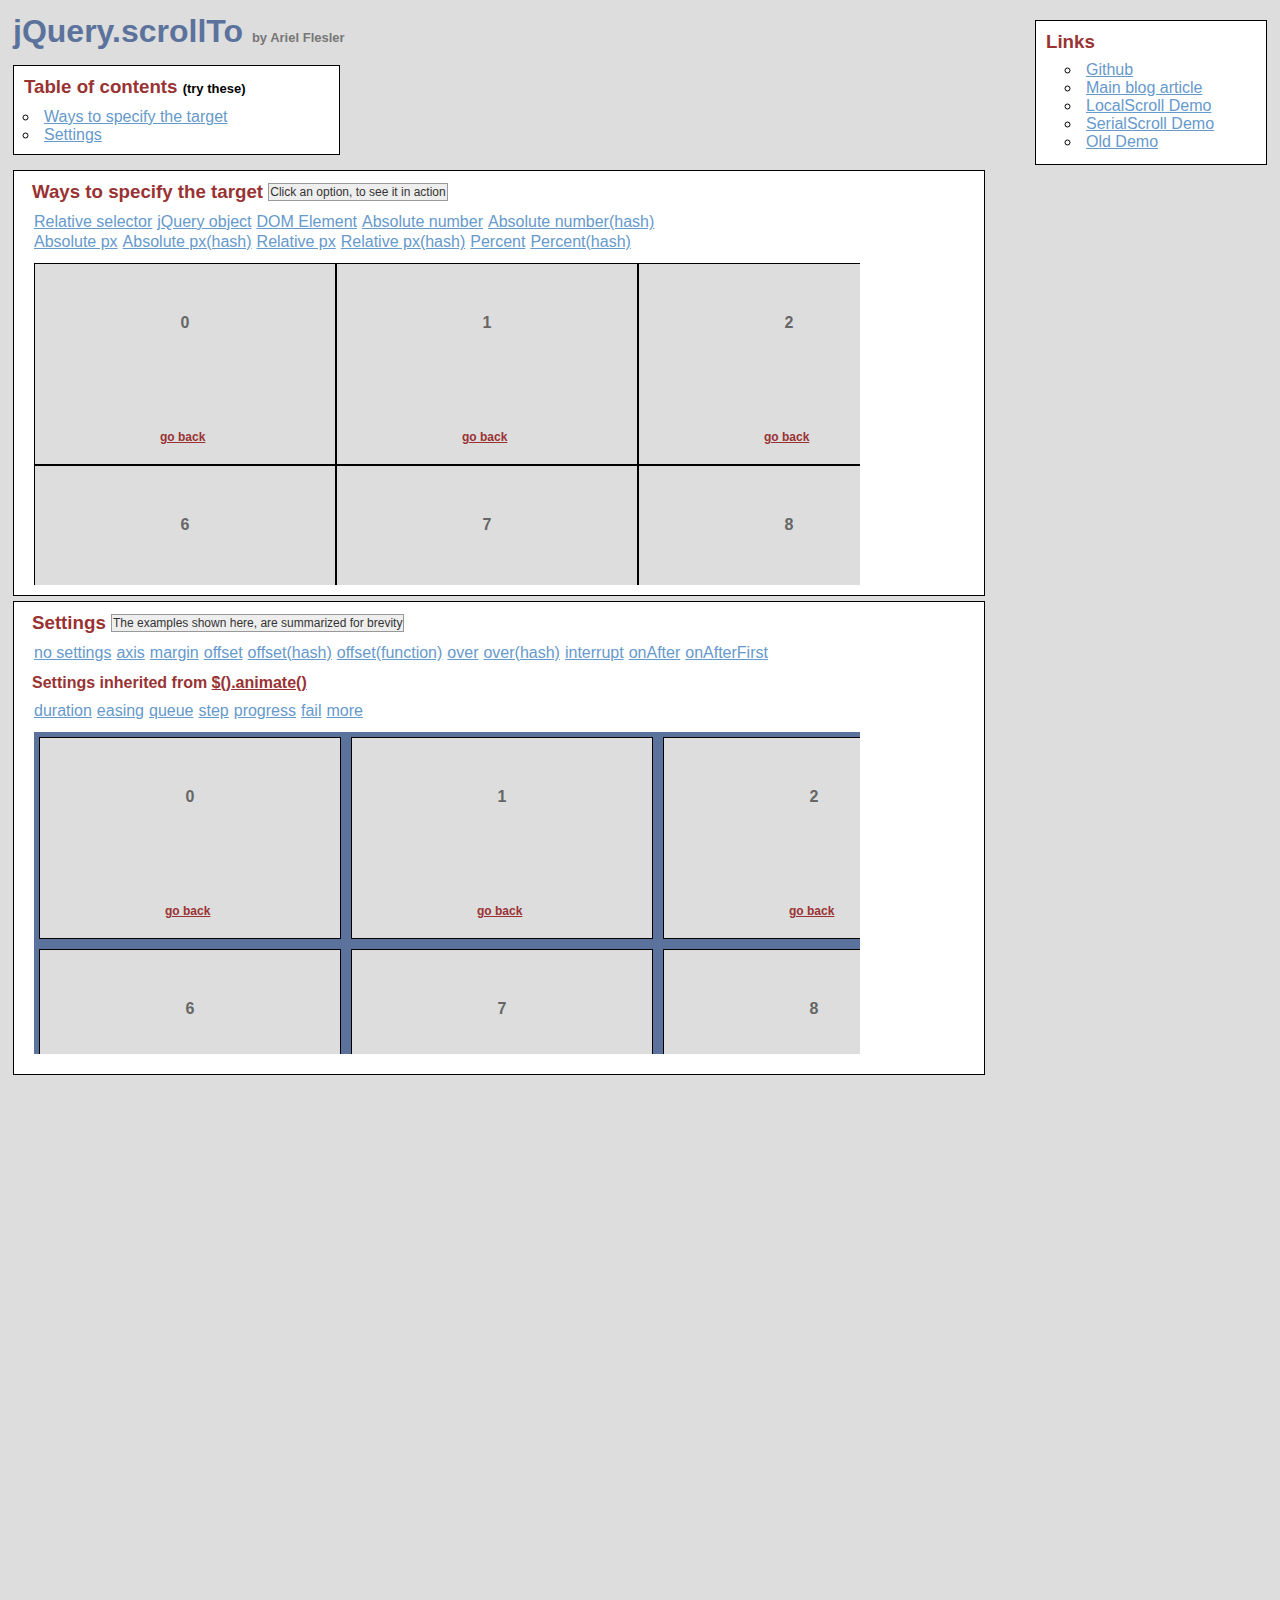
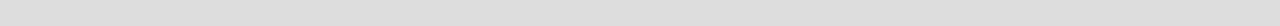
<file: Bismarck/assets/plugins/jquery-scrollTo/demo/index.html>
<!DOCTYPE html PUBLIC "-//W3C//DTD XHTML 1.0 Transitional//EN" "http://www.w3.org/TR/xhtml1/DTD/xhtml1-transitional.dtd">
<html xmlns="http://www.w3.org/1999/xhtml">
<head>
	<meta http-equiv="Content-Type" content="text/html; charset=iso-8859-1" />
	<title>jQuery.scrollTo</title>
	<meta name="keywords" content="javascript, jquery, plugins, scroll, scrollTo, smooth, animation, to, effect, ariel, flesler, window, overflow, element, navigation, customizable" />
	<meta name="description" content="Demo of jQuery.scrollTo. Lightweight, cross-browser and highly customizable animated scrolling with jQuery, made by Ariel Flesler." />
	<meta name="robots" content="index,follow" />
	<link type="text/css" rel="stylesheet" href="css/style.css" />
	<script type="text/javascript" src="https://ajax.googleapis.com/ajax/libs/jquery/1.8.0/jquery.min.js"></script>
	<script type="text/javascript" src="../jquery.scrollTo.min.js"></script>
	<script type="text/javascript">
		jQuery(function( $ ){
			/**
			 * Demo binding and preparation, no need to read this part
			 */
				//borrowed from jQuery easing plugin
				//http://gsgd.co.uk/sandbox/jquery.easing.php
				$.easing.elasout = function(x, t, b, c, d) {
					var s=1.70158;var p=0;var a=c;
					if (t==0) return b;  if ((t/=d)==1) return b+c;  if (!p) p=d*.3;
					if (a < Math.abs(c)) { a=c; var s=p/4; }
					else var s = p/(2*Math.PI) * Math.asin (c/a);
					return a*Math.pow(2,-10*t) * Math.sin( (t*d-s)*(2*Math.PI)/p ) + c + b;
				};
				$('a.back').click(function() {
					$(this).parents('div.pane').scrollTo(0, 800, { queue:true });
					$(this).parents('div.section').find('span.message').text( this.title);
					return false;
				});
				//just for the example, to stop the click on the links.
				$('ul.links').click(function(e){
					var link = e.target;
					if (link.target === '_blank') {
						return;
					}
					e.preventDefault();
					link.blur();
					if (link.title) {
						$(this).parent().find('span.message').text(link.title);
					}
				});
			
			// This one is important, many browsers don't reset scroll on refreshes
			// Reset all scrollable panes to (0,0)
			$('div.pane').scrollTo(0);
			// Reset the screen to (0,0)
			$.scrollTo(0);
			
			// TOC, shows how to scroll the whole window
			$('#toc a').click(function() {//$.scrollTo works EXACTLY the same way, but scrolls the whole screen
				$.scrollTo(this.hash, 1500, { easing:'elasout' });
				$(this.hash).find('span.message').text(this.title);
				return false;
			});
			
			// Target examples bindings
			var $target = $('#pane-target');
			$('#target-examples a').click(function() {
				$target.stop(true);
			});

			$('#relative-selector').click(function() {
				$target.scrollTo('li:eq(7)', 800);
			});
			$('#jquery-object').click(function() {
				$target.scrollTo($('#pane-target li:eq(14)') , 800);
			});
			$('#dom-element').click(function() {
				$target.scrollTo(document.getElementById('twenty'), 800);
			});
			$('#absolute-number').click(function() {
				$target.scrollTo(150, 800);
			});
			$('#absolute-number-hash').click(function() {
				$target.scrollTo({ top:800, left:700}, 800);
			});
			$('#absolute-px').click(function() {
				$target.scrollTo('520px', 800);
			});
			$('#absolute-px-hash').click(function() {
				$target.scrollTo({top:'110px', left:'290px'}, 800);
			});
			$('#relative-px').click(function() {
				$target.scrollTo('+=100', 500);
			});
			$('#relative-px-hash').click(function() {				
				$target.scrollTo({top:'-=100px', left:'+=100'}, 500);
			});
			$('#percentage-px').click(function() {				
				$target.scrollTo('50%', 800);
			});
			$('#percentage-px-hash').click(function() {				
				$target.scrollTo({top:'50%', left:'20%'}, 800);
			});
			
			// Settings examples bindings, they will all scroll to the same place, with different settings
			var $settings = $('#pane-settings');
			$('#settings-examples a').click(function() {
				// before each animation, reset to (0,0), skip this.
				$settings.stop(true).scrollTo(0);
			});
			
			$('#settings-no').click(function() {
				$settings.scrollTo('li:eq(15)', 1000);
			});
			$('#settings-axis').click(function() {// only scroll horizontally
				$settings.scrollTo('li:eq(15)', 1000, { axis:'x' });
			});
			$('#settings-duration').click(function() {// it's the same as specifying it in the 2nd argument
				$settings.scrollTo('li:eq(15)', { duration: 3000 });
			});
			$('#settings-easing').click(function() {
				$settings.scrollTo('li:eq(15)', 2500, { easing:'elasout' });
			});
			$('#settings-margin').click(function() {//scroll to the "outer" position of the element
				$settings.scrollTo('li:eq(15)', 1000, { margin:true });
			});
			$('#settings-offset').click(function() {//same as { top:-50, left:-50 }
				$settings.scrollTo('li:eq(15)', 1000, { offset:-50 });
			});
			$('#settings-offset-hash').click(function() {
				$settings.scrollTo('li:eq(15)', 1000, { offset:{ top:-5, left:-30 } });
			});
			$('#settings-offset-function').click(function() {
				$settings.scrollTo('li:eq(15)', 1000, {offset: function() { return {top:-30, left:-5}; }});
			});
			$('#settings-over').click(function() {//same as { top:-50, left:-50 }
				$settings.scrollTo('li:eq(15)', 1000, { over:0.5 });
			});
			$('#settings-over-hash').click(function() {
				$settings.scrollTo('li:eq(15)', 1000, { over:{ top:0.2, left:-0.5 } });
			});
			$('#settings-interrupt').click(function() {
				$settings.scrollTo('li:eq(15)', 10000, { interrupt:true });
			});
			$('#settings-queue').click(function() {//in this case, having 'axis' as 'xy' or 'yx' matters.
				$settings.scrollTo('li:eq(15)', 2000, { queue:true });
			});
			$('#settings-onAfter').click(function() {
				$settings.scrollTo('li:eq(15)', 2000, { 
					onAfter:function() {
						$('#settings-message').text('Got there!');
					}
				});
			});
			$('#settings-onAfterFirst').click(function() {//onAfterFirst exists only when queuing
				$settings.scrollTo('li:eq(15)', 1600, { 
					queue:true,
					onAfterFirst:function() {
						$('#settings-message').text('Got there horizontally!');
					},
					onAfter:function() {
						$('#settings-message').text('Got there vertically!');
					}
				});
			});
			$('#settings-step').click(function() {
				$settings.scrollTo('li:eq(15)', 2000, {step:function(now) {
					$('#settings-message').text(now.toFixed(2));
				}});
			});
			$('#settings-progress').click(function() {
				$settings.scrollTo('li:eq(15)', 2000, {progress:function(_, now) {
					$('#settings-message').text(Math.round(now*100) + '%');
				}});
			});
			$('#settings-fail').click(function() {
				$settings.scrollTo('li:eq(15)', 10000, {interrupt:true, fail:function() {
					$('#settings-message').text('Scroll interrupted!');
				}});
			});
		});
	</script>
</head>
<body>
	<h1>jQuery.scrollTo&nbsp;<strong>by Ariel Flesler</strong></h1>
	
	<div id="toc" class="part">
		<h3>Table of contents&nbsp;<strong>(try these)</strong></h3>
		<ul>
			<li><a title="$.scrollTo('#target-examples', 800, {easing:'elasout'});" href="#target-examples">Ways to specify the target</a></li>
			<li><a title="$.scrollTo('#settings-examples', 800, {easing:'elasout'});" href="#settings-examples">Settings</a></li>
		</ul>
	</div>
	
	<div id="links" class="part">
		<h3>Links</h3>
		<ul>
			<li><a target="_blank" href="https://github.com/flesler/jquery.scrollTo">Github</a></li>
			<li><a target="_blank" href="http://flesler.blogspot.com/2007/10/jqueryscrollto.html">Main blog article</a></li>
			<li><a target="_blank" href="http://demos.flesler.com/jquery/localScroll/">LocalScroll Demo</a></li>
			<li><a target="_blank" href="http://demos.flesler.com/jquery/serialScroll/">SerialScroll Demo</a></li>
			<li><a target="_blank" href="index.old.html">Old Demo</a></li>
		</ul>
	</div>
	<div id="target-examples" class="section part">
		<h3>Ways to specify the target&nbsp;<span id="target-message" class="message">Click an option, to see it in action</span></h3>
		<ul class="links">
			<li><a title="$(...).scrollTo('li:eq(7)', 800);" id="relative-selector" href="#">Relative selector</a></li>
			<li><a title="$(...).scrollTo($('div li:eq(14)'), 800);" id="jquery-object" href="#">jQuery object</a></li>
			<li><a title="$(...).scrollTo(document.getElementById('twenty'), 800);" id="dom-element" href="#">DOM Element</a></li>
			<li><a title="$(...).scrollTo(150, 800);" id="absolute-number" href="#">Absolute number</a></li>
			<li><a title="$(...).scrollTo({ top:800, left:700}, 800);" id="absolute-number-hash" href="#">Absolute number(hash)</a></li>
		</ul>
		<ul class="links">
			<li><a title="$(...).scrollTo('520px', 800);" id="absolute-px" href="#">Absolute px</a></li>
			<li><a title="$(...).scrollTo({top:'110px', left:'290px'}, 800);" id="absolute-px-hash" href="#">Absolute px(hash)</a></li>
			<li><a title="$(...).scrollTo('+=100px', 800);" id="relative-px" href="#">Relative px</a></li>
			<li><a title="$(...).scrollTo({top:'-=100px', left:'+=100'}, 800);" id="relative-px-hash" href="#">Relative px(hash)</a></li>
			<li><a title="$(...).scrollTo('50%', 800);" id="percentage-px" href="#">Percent</a></li>
			<li><a title="$(...).scrollTo({top:'50%', left:'20%'}, 800);" id="percentage-px-hash" href="#">Percent(hash)</a></li>
		</ul>
		<div id="pane-target" class="pane">
			<ul class="elements" style="height:1011px; width:1820px;">
				<li><p>0</p><a href="#" title="$(...).scrollTo(0, 800, {queue:true});" class="back">go back</a></li><li><p>1</p><a href="#" title="$(...).scrollTo(0, 800, {queue:true});" class="back">go back</a></li><li><p>2</p><a href="#" title="$(...).scrollTo(0, 800, {queue:true});" class="back">go back</a></li><li><p>3</p><a href="#" title="$(...).scrollTo(0, 800, {queue:true});" class="back">go back</a></li><li><p>4</p><a href="#" title="$(...).scrollTo(0, 800, {queue:true});" class="back">go back</a></li><li><p>5</p><a href="#" title="$(...).scrollTo(0, 800, {queue:true});" class="back">go back</a></li><li><p>6</p><a href="#" title="$(...).scrollTo(0, 800, {queue:true});" class="back">go back</a></li><li><p>7</p><a href="#" title="$(...).scrollTo(0, 800, {queue:true});" class="back">go back</a></li><li><p>8</p><a href="#" title="$(...).scrollTo(0, 800, {queue:true});" class="back">go back</a></li><li><p>9</p><a href="#" title="$(...).scrollTo(0, 800, {queue:true});" class="back">go back</a></li><li><p>10</p><a href="#" title="$(...).scrollTo(0, 800, {queue:true});" class="back">go back</a></li><li><p>11</p><a href="#" title="$(...).scrollTo(0, 800, {queue:true});" class="back">go back</a></li><li><p>12</p><a href="#" title="$(...).scrollTo(0, 800, {queue:true});" class="back">go back</a></li><li><p>13</p><a href="#" title="$(...).scrollTo(0, 800, {queue:true});" class="back">go back</a></li><li><p>14</p><a href="#" title="$(...).scrollTo(0, 800, {queue:true});" class="back">go back</a></li><li><p>15</p><a href="#" title="$(...).scrollTo(0, 800, {queue:true});" class="back">go back</a></li><li><p>16</p><a href="#" title="$(...).scrollTo(0, 800, {queue:true});" class="back">go back</a></li><li><p>17</p><a href="#" title="$(...).scrollTo(0, 800, {queue:true});" class="back">go back</a></li><li><p>18</p><a href="#" title="$(...).scrollTo(0, 800, {queue:true});" class="back">go back</a></li><li><p>19</p><a href="#" title="$(...).scrollTo(0, 800, {queue:true});" class="back">go back</a></li><li id="twenty"><p>20</p><a href="#" title="$(...).scrollTo(0, 800, {queue:true});" class="back">go back</a></li><li><p>21</p><a href="#" title="$(...).scrollTo(0, 800, {queue:true});" class="back">go back</a></li><li><p>22</p><a href="#" title="$(...).scrollTo(0, 800, {queue:true});" class="back">go back</a></li><li><p>23</p><a href="#" title="$(...).scrollTo(0, 800, {queue:true});" class="back">go back</a></li><li><p>24</p><a href="#" title="$(...).scrollTo(0, 800, {queue:true});" class="back">go back</a></li><li><p>25</p><a href="#" title="$(...).scrollTo(0, 800, {queue:true});" class="back">go back</a></li><li><p>26</p><a href="#" title="$(...).scrollTo(0, 800, {queue:true});" class="back">go back</a></li><li><p>27</p><a href="#" title="$(...).scrollTo(0, 800, {queue:true});" class="back">go back</a></li><li><p>28</p><a href="#" title="$(...).scrollTo(0, 800, {queue:true});" class="back">go back</a></li><li><p>29</p><a href="#" title="$(...).scrollTo(0, 800, {queue:true});" class="back">go back</a></li>
			</ul>
		</div>
	</div>
	<div id="settings-examples" class="section part">
		<h3>Settings&nbsp;<span id="settings-message" class="message">The examples shown here, are summarized for brevity</span></h3>
		<ul class="links">
			<li><a title="$(...).scrollTo('li:eq(15)', 1000);" id="settings-no" href="#">no settings</a></li>
			<li><a title="$(...).scrollTo('li:eq(15)', 1000, {axis:'x'});//only scroll on this axis (can be x, y, xy or yx)" id="settings-axis" href="#">axis</a></li>
			<li><a title="$(...).scrollTo('li:eq(15)', 1000, {margin:true});//deduct the margin and border from the final position" id="settings-margin" href="#">margin</a></li>
			<li><a title="$(...).scrollTo('li:eq(15)', 1000, {offset:-50});//add or deduct from the final position" id="settings-offset" href="#">offset</a></li>
			<li><a title="$(...).scrollTo('li:eq(15)', 1000, {offset: {top:-5, left:-30} });" id="settings-offset-hash" href="#">offset(hash)</a></li>
			<li><a title="$(...).scrollTo('li:eq(15)', 1000, {offset: function() { return {top:-30, left:-5}; }});" id="settings-offset-function" href="#">offset(function)</a></li>
			<li><a title="$(...).scrollTo('li:eq(15)', 1000, {over:0.5});//add or deduct a fraction of its height/width" id="settings-over" href="#">over</a></li>
			<li><a title="$(...).scrollTo('li:eq(15)', 1000, {over:{top:0.2, left:-0.5});" id="settings-over-hash" href="#">over(hash)</a></li>
			<li><a title="Scroll manually to interrupt the animation" id="settings-interrupt" href="#">interrupt</a></li>
			<li><a title="$(...).scrollTo('li:eq(15)', 1600, {onAfter:function() { } });//called after the scrolling ends" id="settings-onAfter" href="#">onAfter</a></li>
			<li><a title="$(...).scrollTo('li:eq(15)', 1600, {queue:true, onAfterFirst:function() { } });//called after the first axis scrolled" id="settings-onAfterFirst" href="#">onAfterFirst</a></li>
		</ul>
		<h4>Settings inherited from <a href="http://api.jquery.com/animate/#animate-properties-options" target="_blank">$().animate()</a></h4>
		<ul class="links">
			<li><a title="$(...).scrollTo('li:eq(15)', {duration:3000});//another way of calling the plugin" id="settings-duration" href="#">duration</a></li>
			<li><a title="$(...).scrollTo('li:eq(15)', 2500, {easing:'elasout'});//specify an easing equation" id="settings-easing" href="#">easing</a></li>
			<li><a title="$(...).scrollTo('li:eq(15)', 1600, {queue:true});//scroll one axis, then the other" id="settings-queue" href="#">queue</a></li>
			<li><a title="$(...).scrollTo('li:eq(15)', 2500, {step:function() { }'});//specify a step function" id="settings-step" href="#">step</a></li>
			<li><a title="$(...).scrollTo('li:eq(15)', 2500, {progress:function() { }'});//specify a progress function" id="settings-progress" href="#">progress</a></li>
			<li><a title="Scroll manually to interrupt and trigger the callback" id="settings-fail" href="#">fail</a></li>
			<li><a href="http://api.jquery.com/animate/#animate-properties-options" target="_blank">more</a></li>
		</ul>
		<div id="pane-settings" class="pane">
			<ul class="elements" style="height:1062px;width:1877px;">
				<li><p>0</p><a href="#" title="$(...).scrollTo(0, 800, {queue:true});" class="back">go back</a></li><li><p>1</p><a href="#" title="$(...).scrollTo(0, 800, {queue:true});" class="back">go back</a></li><li><p>2</p><a href="#" title="$(...).scrollTo(0, 800, {queue:true});" class="back">go back</a></li><li><p>3</p><a href="#" title="$(...).scrollTo(0, 800, {queue:true});" class="back">go back</a></li><li><p>4</p><a href="#" title="$(...).scrollTo(0, 800, {queue:true});" class="back">go back</a></li><li><p>5</p><a href="#" title="$(...).scrollTo(0, 800, {queue:true});" class="back">go back</a></li><li><p>6</p><a href="#" title="$(...).scrollTo(0, 800, {queue:true});" class="back">go back</a></li><li><p>7</p><a href="#" title="$(...).scrollTo(0, 800, {queue:true});" class="back">go back</a></li><li><p>8</p><a href="#" title="$(...).scrollTo(0, 800, {queue:true});" class="back">go back</a></li><li><p>9</p><a href="#" title="$(...).scrollTo(0, 800, {queue:true});" class="back">go back</a></li><li><p>10</p><a href="#" title="$(...).scrollTo(0, 800, {queue:true});" class="back">go back</a></li><li><p>11</p><a href="#" title="$(...).scrollTo(0, 800, {queue:true});" class="back">go back</a></li><li><p>12</p><a href="#" title="$(...).scrollTo(0, 800, {queue:true});" class="back">go back</a></li><li><p>13</p><a href="#" title="$(...).scrollTo(0, 800, {queue:true});" class="back">go back</a></li><li><p>14</p><a href="#" title="$(...).scrollTo(0, 800, {queue:true});" class="back">go back</a></li><li><p>15</p><a href="#" title="$(...).scrollTo(0, 800, {queue:true});" class="back">go back</a></li><li><p>16</p><a href="#" title="$(...).scrollTo(0, 800, {queue:true});" class="back">go back</a></li><li><p>17</p><a href="#" title="$(...).scrollTo(0, 800, {queue:true});" class="back">go back</a></li><li><p>18</p><a href="#" title="$(...).scrollTo(0, 800, {queue:true});" class="back">go back</a></li><li><p>19</p><a href="#" title="$(...).scrollTo(0, 800, {queue:true});" class="back">go back</a></li><li><p>20</p><a href="#" title="$(...).scrollTo(0, 800, {queue:true});" class="back">go back</a></li><li><p>21</p><a href="#" title="$(...).scrollTo(0, 800, {queue:true});" class="back">go back</a></li><li><p>22</p><a href="#" title="$(...).scrollTo(0, 800, {queue:true});" class="back">go back</a></li><li><p>23</p><a href="#" title="$(...).scrollTo(0, 800, {queue:true});" class="back">go back</a></li><li><p>24</p><a href="#" title="$(...).scrollTo(0, 800, {queue:true});" class="back">go back</a></li><li><p>25</p><a href="#" title="$(...).scrollTo(0, 800, {queue:true});" class="back">go back</a></li><li><p>26</p><a href="#" title="$(...).scrollTo(0, 800, {queue:true});" class="back">go back</a></li><li><p>27</p><a href="#" title="$(...).scrollTo(0, 800, {queue:true});" class="back">go back</a></li><li><p>28</p><a href="#" title="$(...).scrollTo(0, 800, {queue:true});" class="back">go back</a></li><li><p>29</p><a href="#" title="$(...).scrollTo(0, 800, {queue:true});" class="back">go back</a></li>
			</ul>
		</div>
	</div>
</body>
</html>
</file>
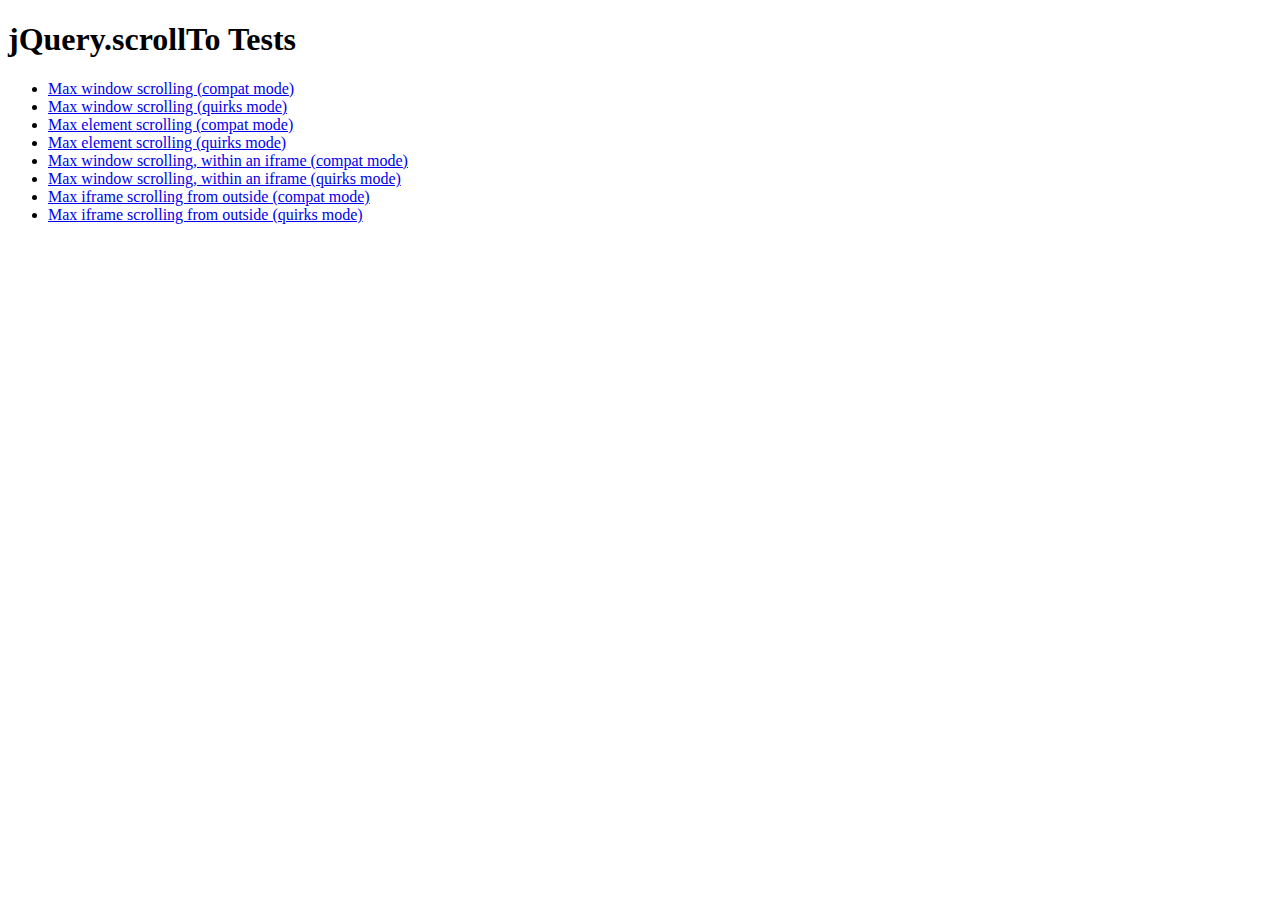
<file: Bismarck/assets/plugins/jquery-scrollTo/tests/index.html>
<!DOCTYPE html PUBLIC "-//W3C//DTD XHTML 1.0 Transitional//EN" "http://www.w3.org/TR/xhtml1/DTD/xhtml1-transitional.dtd">
<html xmlns="http://www.w3.org/1999/xhtml">
<head>
	<meta http-equiv="Content-Type" content="text/html; charset=iso-8859-1" />
	<title>jQuery.scrollTo Tests</title>
	<meta name="keywords" content="javascript, jquery, plugins, scroll, scrollTo, smooth, animation, to, effect, ariel, flesler, window, overflow, element, navigation, customizable" />
	<meta name="description" content="Tests for jQuery ScrollTo. Made by Ariel Flesler." />
	<meta name="robots" content="index,follow" />
</head>
<body>
	<h1>jQuery.scrollTo Tests</h1>
	
	<ul>
		<li><a href="WinMaxY-compat.html">Max window scrolling (compat mode)</a></li>
		<li><a href="WinMaxY-quirks.html">Max window scrolling (quirks mode)</a></li>
		<li><a href="ElemMaxY-compat.html">Max element scrolling (compat mode)</a></li>
		<li><a href="ElemMaxY-quirks.html">Max element scrolling (quirks mode)</a></li>
		<li><a href="WinMaxY-with-iframe-compat.html">Max window scrolling, within an iframe (compat mode)</a></li>
		<li><a href="WinMaxY-with-iframe-quirks.html">Max window scrolling, within an iframe (quirks mode)</a></li>
		<li><a href="WinMaxY-to-iframe-compat.html">Max iframe scrolling from outside (compat mode)</a></li>
		<li><a href="WinMaxY-to-iframe-quirks.html">Max iframe scrolling from outside (quirks mode)</a></li>
	</ul>
</body>
</html>
</file>
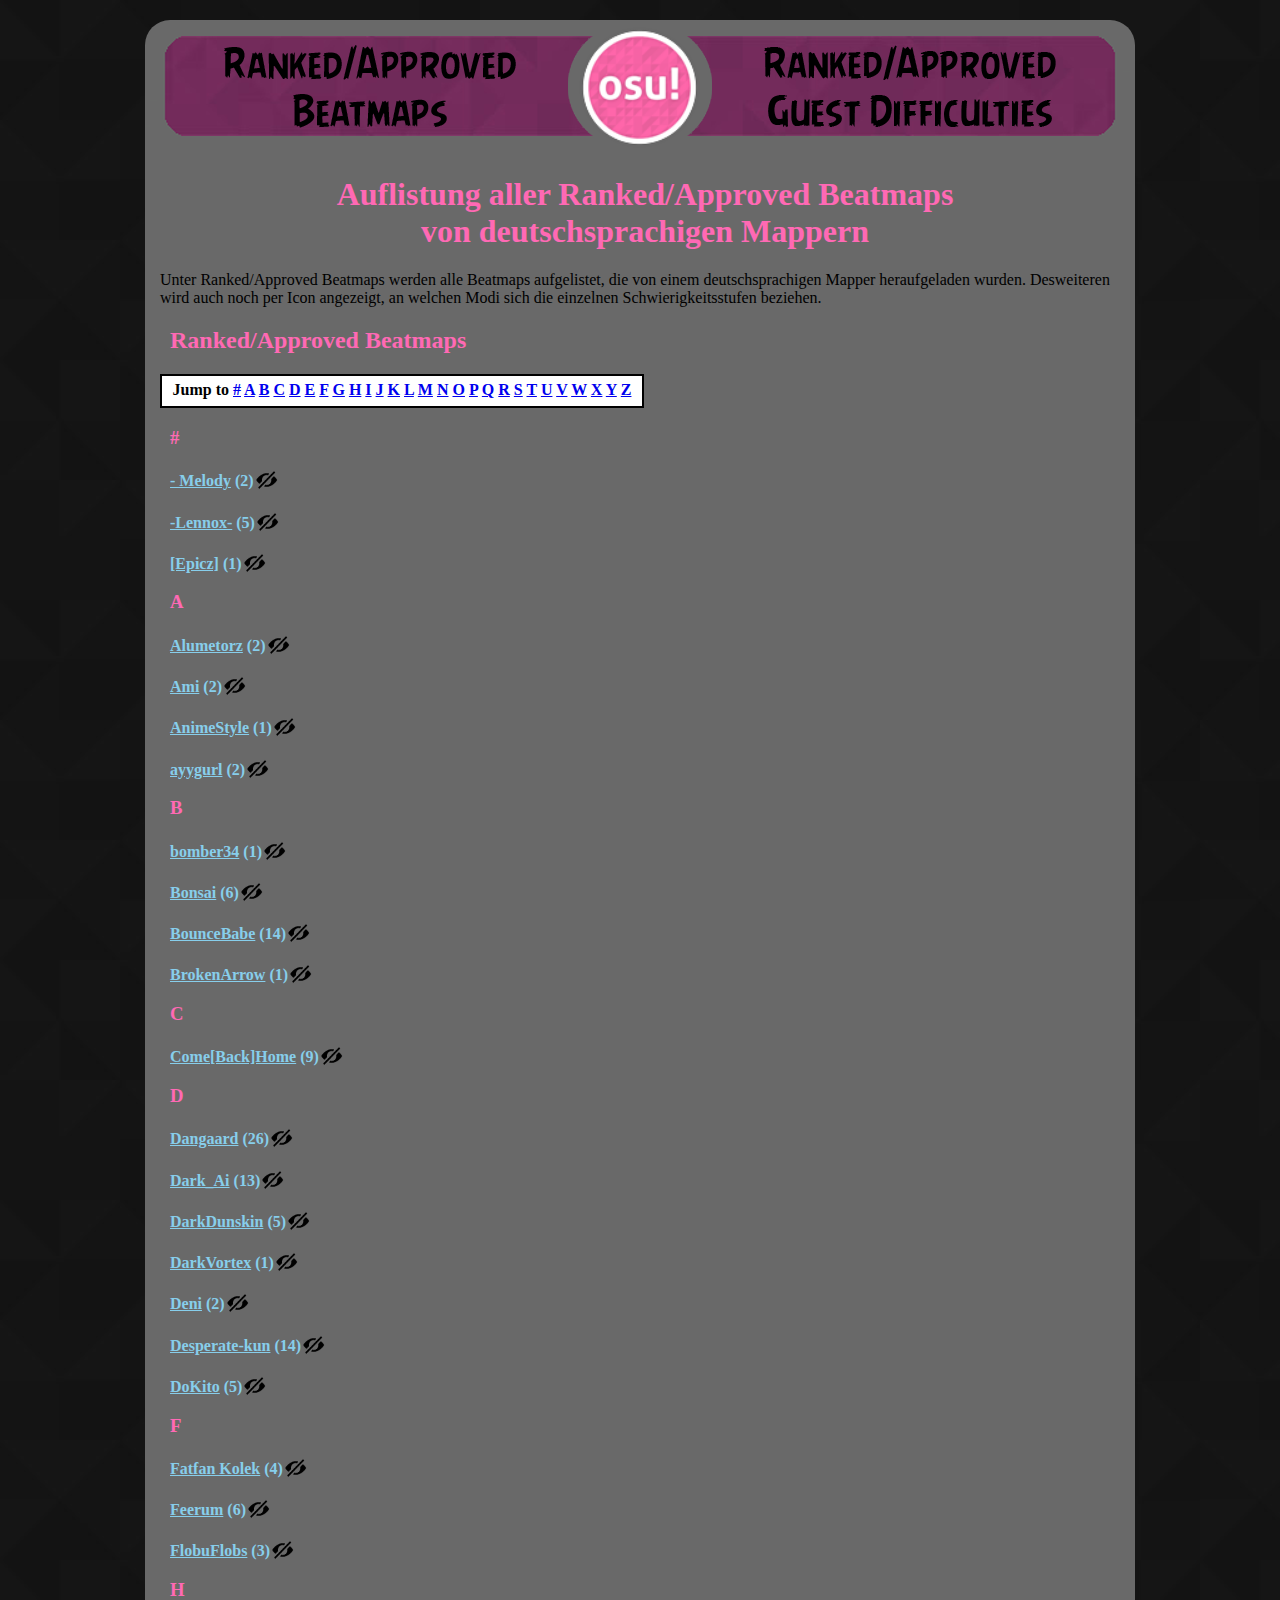
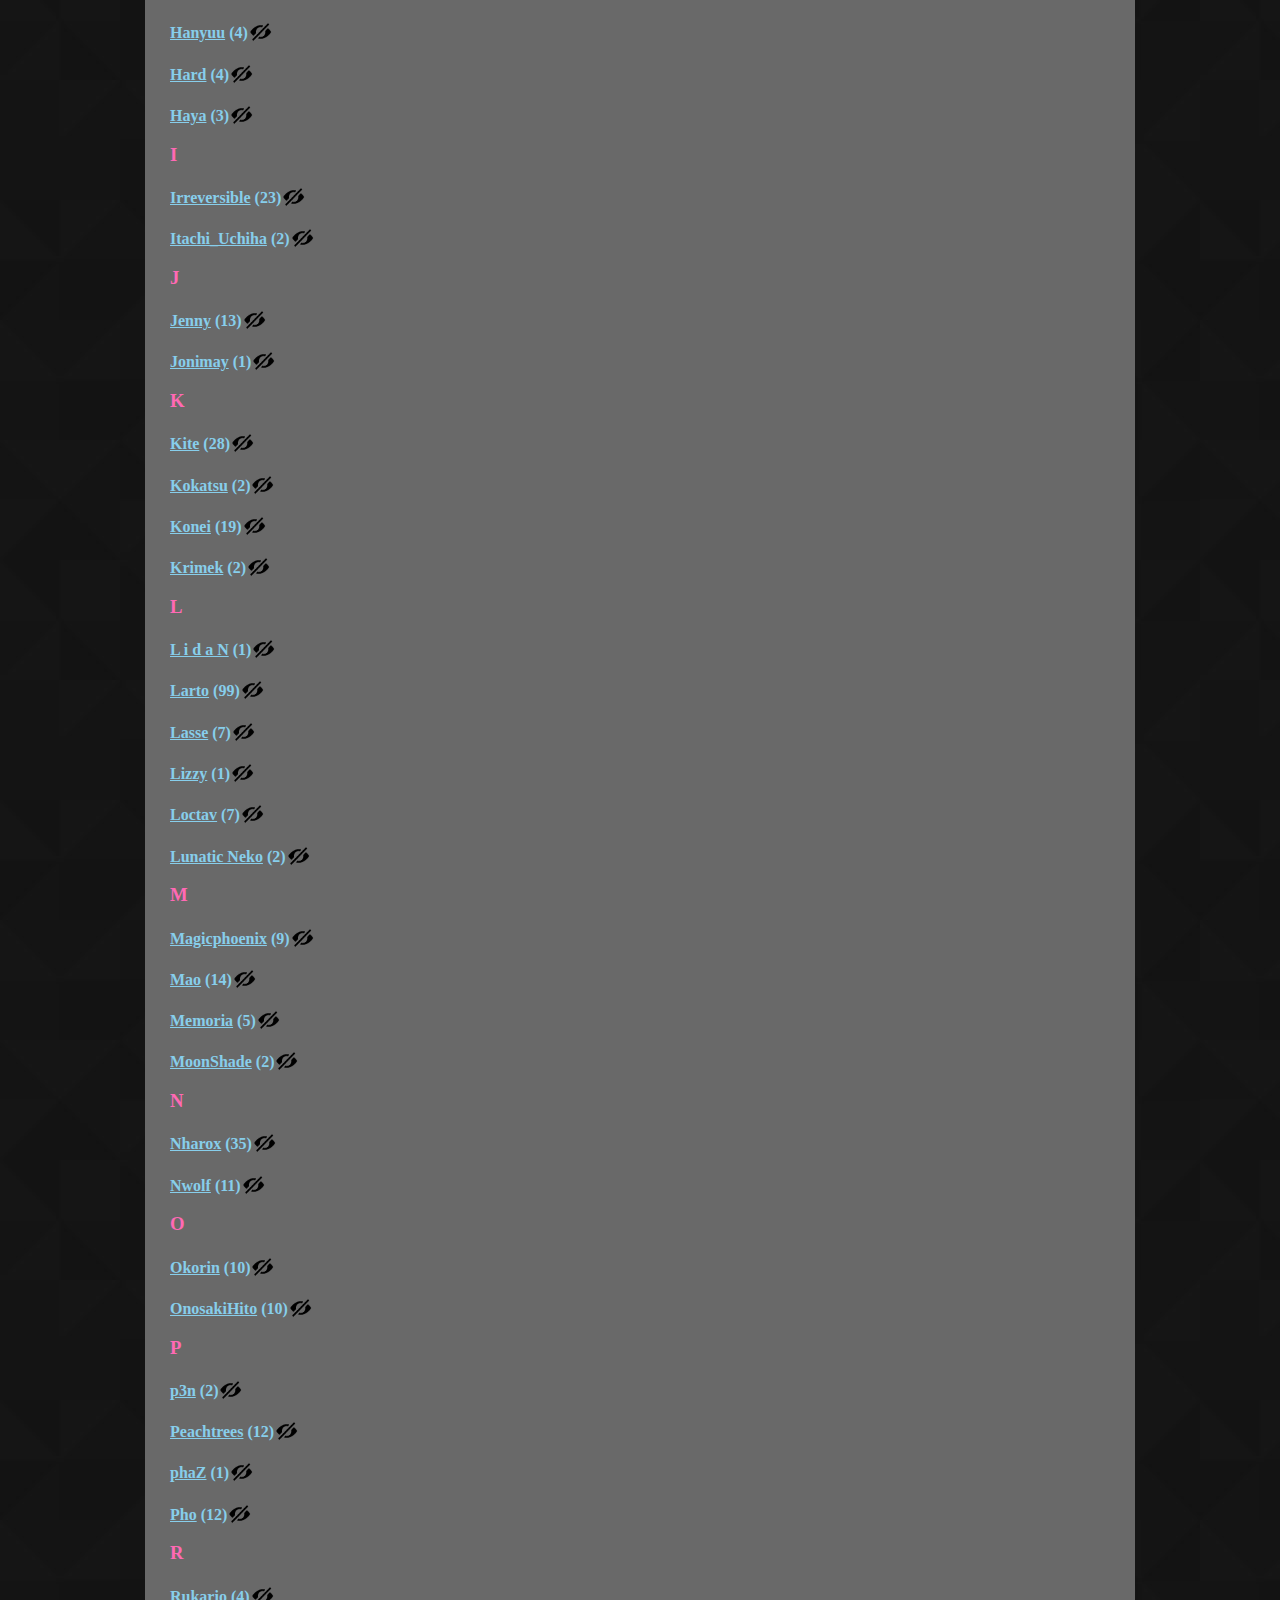
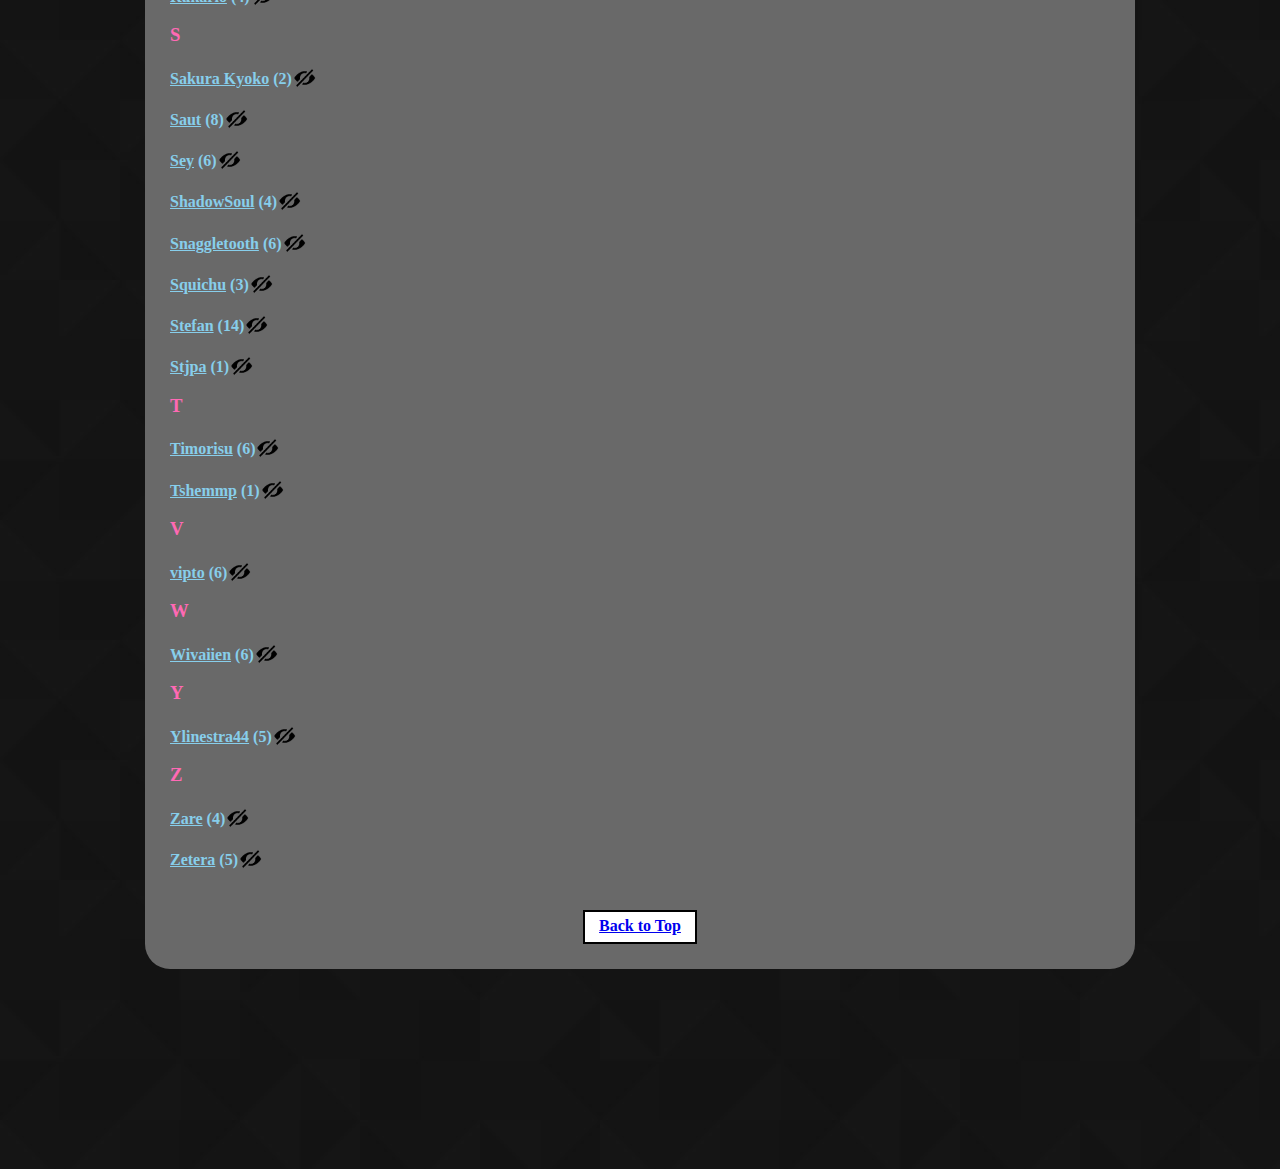
<file: Beatmaps.html>
<html>
	<head>
		<title>Beatmaps</title>

		<style>
			table { border: 1px solid; border-collapse: collapse; width: 100%; margin-right: auto; margin-left: auto; background: #fff; }
			table tr:hover { background: #ffe4e1; }
			table td { border: 1px solid black; text-align: center; }
			table th { border: 1px solid black; background: #bbf; }
			body { background-image: url("image/bg1.jpg"); margin: 0 auto;}
			tr { height: 25px; }
			h1 { text-align: center; font-family: Georgia; color: #FF69B4; padding-left: 10px; }
			h2 { text-align: left; font-family: Georgia; color: #FF69B4; padding-left: 10px; }
			h3 { text-align: left; font-family: Georgia; color: #FF69B4; padding-left: 10px; }
			h4 { text-align: left; font-family: Georgia; color: #87CEEB; padding-left: 10px; margin-bottom: 5px;}
			h4 a:link {color: #87CEEB; text-decoration: underline; }
			h4 a:active {color: #0000ff; text-decoration: underline; }
			h4 a:visited {color: #87CEEB; text-decoration: underline; }
			h4 a:hover {color: #DDA0DD; text-decoration: none; }
			p { color: #000; }
			div { margin-right: auto; margin-left: auto; }
			input { vertical-align: bottom; }

			#rank-table	{
				border: 1px solid;
				border-collapse: collapse;
				width: 500px;
				margin-right: auto;
				background: #fff;
			}

			#beatmap	{ width: 72%; text-align: center; line-height: 0 }
			#datum		{ width: 10%; text-align: center; line-height: 0 }
			#mode		{ width: 18%; text-align: center; line-height: 0 }

			.content {
				padding: 5px 15px 25px 15px;
				border-radius: 25px;
				width: 960px;
				margin-top: 20px;
				background: #696969;
			}

			#header {
				background-image: url("image/bg.png");
				border-bottom: 5px solid black;
				font-size: 20px;
				font-weight: bold;
				padding: 3px;
				width: 100%;
				height: 68px;
				left: 0;
				right: 0;
				top: 0;
			}

			.bottom {
				opacity: 0.0;
				height: 200px;
			}

			#link { text-align: center; font-weight: bold; background: #fff; border: 2px solid black; width: 480px; height: 25px; padding-top: 5px;}

			#back { text-align: center; font-weight: bold; background: #fff; border: 2px solid black; width: 100px; height: 20px; padding: 5px; margin: 0 auto;}

			#wrapper{ width: 990px; margin: auto; }

			.bw {
			-webkit-transition: all 1s ease;
			-moz-transition: all 1s ease;
			-o-transition: all 1s ease;
			-ms-transition: all 1s ease;
				transition: all 1s ease;
			}

			.bw:hover {
				-webkit-filter: saturate(200%);
			}

		</style>
	</head>

	<script>
		function showTable(id){
			document.getElementById(id + '-eye-close').style.display = "none";
			document.getElementById(id + '-eye-open').style.display = "inline";
			document.getElementById(id).style.display = "block";
		}
		function hideTable(id){
			document.getElementById(id + '-eye-close').style.display = "inline";
			document.getElementById(id + '-eye-open').style.display = "none";
			document.getElementById(id).style.display = "none";
		}
	</script>

	<body>
		<A NAME="Top">

		<div id="wrapper">
			<p class="bw">
				<a href="https://goo.gl/L0HIuN"><img src="image/gd.png" alt="" hspace="5" vspace="5" border="0" align="right" style=" border-radius: 0 20px 0 0; margin: 16px 0 40px -25px" /></a>

			<p class="bw">
				<a href="https://goo.gl/2KZVKq"><img src="image/beatmap.png" alt="" hspace="5" vspace="5" border="0" align="left" style="border-radius: 20px 0 0 0; margin: 16px -25px 40px 0" /></a>

			<p class="bw">
				<a href="http://osu-game.com"><img src="image/icon.png" alt="" hspace="5" vspace="5" width="125" height="125" border="0" align="left" style="margin-left: 7px" /></a>
		</div>
	</div>

	<div class="content">
		<h1>Auflistung aller Ranked/Approved Beatmaps<br> von deutschsprachigen Mappern</h1></A>

		<p>Unter Ranked/Approved Beatmaps werden alle Beatmaps aufgelistet, die von einem deutschsprachigen Mapper heraufgeladen wurden. 
		Desweiteren wird auch noch per Icon angezeigt, an welchen Modi sich die einzelnen Schwierigkeitsstufen beziehen.</p>

		<A NAME="Ranked/Approved Beatmaps"><h2>Ranked/Approved Beatmaps</h2></A>

		<p id="link">Jump to
			<A HREF="##">#</A>
			<A HREF="#A">A</A>
			<A HREF="#B">B</A>
			<A HREF="#C">C</A>
			<A HREF="#D">D</A>
			<A HREF="#E">E</A>
			<A HREF="#F">F</A>
			<A HREF="#G">G</A>
			<A HREF="#H">H</A>
			<A HREF="#I">I</A>
			<A HREF="#J">J</A>
			<A HREF="#K">K</A>
			<A HREF="#L">L</A>
			<A HREF="#K">M</A>
			<A HREF="#L">N</A>
			<A HREF="#O">O</A>
			<A HREF="#P">P</A>
			<A HREF="#Q">Q</A>
			<A HREF="#R">R</A>
			<A HREF="#S">S</A>
			<A HREF="#T">T</A>
			<A HREF="#U">U</A>
			<A HREF="#V">V</A>
			<A HREF="#W">W</A>
			<A HREF="#X">X</A>
			<A HREF="#Y">Y</A>
			<A HREF="#Z">Z</A>
		</p>
			<A NAME="#"><h3>#</h3></A>

			<h4><a href="https://osu.ppy.sh/u/2185631">- Melody</a> (2)<input id="2185631-eye-close" type="image" src="image/eye-close.png" height="20px" onClick="showTable(2185631);"><input id="2185631-eye-open" type="image" src="image/eye-open.png" height="20px" onClick="hideTable(2185631);" style="display:none"></h4>

			<table id="2185631" style="display:none">
				<tr>
					<th>Beatmap</th>
					<th>Datum</th>
					<th>Schwierigkeitsstufen</th>
				</tr>
				<tr>
					<td id="beatmap"><a href="https://osu.ppy.sh/s/95568">4Story - Encampment of the ghost hunters</a></td>
					<td id="datum">25.11.2013</td>
					<td id="mode"><a href="https://osu.ppy.sh/b/256586"><img src="image/diff/Easy-o.png" alt=""></a> <a href="https://osu.ppy.sh/b/256588"><img src="image/diff/Normal-o.png" alt=""></a> <a href="https://osu.ppy.sh/b/256587"><img src="image/diff/Hard-o.png" alt=""></a> </td>
				</tr>
				<tr>
					<td id="beatmap"><a href="https://osu.ppy.sh/s/123736">P!nk - Try</a></td>
					<td id="datum">18.02.2014</td>
					<td id="mode"><a href="https://osu.ppy.sh/b/315836"><img src="image/diff/Easy-o.png" alt=""></a> <a href="https://osu.ppy.sh/b/315834"><img src="image/diff/Normal-o.png" alt=""></a> <a href="https://osu.ppy.sh/b/315835"><img src="image/diff/Hard-o.png" alt=""></a> </td>
				</tr>
			</table>

			<h4><a href="https://osu.ppy.sh/u/489103">-Lennox-</a> (5)<input id="489103-eye-close" type="image" src="image/eye-close.png" height="20px" onClick="showTable(489103);"><input id="489103-eye-open" type="image" src="image/eye-open.png" height="20px" onClick="hideTable(489103);" style="display:none"></h4>

			<table id="489103" style="display:none">
				<tr>
					<th>Beatmap</th>
					<th>Datum</th>
					<th>Schwierigkeitsstufen</th>
				</tr>
				<tr>
					<td id="beatmap"><a href="https://osu.ppy.sh/s/25985">Floxytek - Opera</a></td>
					<td id="datum">24.03.2011</td>
					<td id="mode"><a href="https://osu.ppy.sh/b/91599"><img src="image/diff/Easy-o.png" alt=""></a> <a href="https://osu.ppy.sh/b/88455"><img src="image/diff/Normal-o.png" alt=""></a> <a href="https://osu.ppy.sh/b/88040"><img src="image/diff/Insane-o.png" alt=""></a> <a href="https://osu.ppy.sh/b/87923"><img src="image/diff/Insane-o.png" alt=""></a> <a href="https://osu.ppy.sh/b/90319"><img src="image/diff/Insane-t.png" alt=""></a> </td>
				</tr>
				<tr>
					<td id="beatmap"><a href="https://osu.ppy.sh/s/24632">Miani - Tu Vivi Nell'aria (Ivan Fillini Remix)</a></td>
					<td id="datum">15.04.2011</td>
					<td id="mode"><a href="https://osu.ppy.sh/b/95413"><img src="image/diff/Easy-o.png" alt=""></a> <a href="https://osu.ppy.sh/b/95412"><img src="image/diff/Hard-o.png" alt=""></a> <a href="https://osu.ppy.sh/b/95877"><img src="image/diff/Hard-t.png" alt=""></a> </td>
				</tr>
				<tr>
					<td id="beatmap"><a href="https://osu.ppy.sh/s/27861">Sirio & D-Tox - Loudness War</a></td>
					<td id="datum">21.08.2011</td>
					<td id="mode"><a href="https://osu.ppy.sh/b/93159"><img src="image/diff/Normal-o.png" alt=""></a> <a href="https://osu.ppy.sh/b/93160"><img src="image/diff/Normal-o.png" alt=""></a> <a href="https://osu.ppy.sh/b/93361"><img src="image/diff/Hard-o.png" alt=""></a> <a href="https://osu.ppy.sh/b/93836"><img src="image/diff/Expert-o.png" alt=""></a> <a href="https://osu.ppy.sh/b/93167"><img src="image/diff/Insane-t.png" alt=""></a> </td>
				</tr>
				<tr>
					<td id="beatmap"><a href="https://osu.ppy.sh/s/29727">Furries in a Blender - Ridorii</a></td>
					<td id="datum">16.10.2011</td>
					<td id="mode"><a href="https://osu.ppy.sh/b/98519"><img src="image/diff/Normal-o.png" alt=""></a> <a href="https://osu.ppy.sh/b/102212"><img src="image/diff/Normal-o.png" alt=""></a> <a href="https://osu.ppy.sh/b/107487"><img src="image/diff/Hard-o.png" alt=""></a> <a href="https://osu.ppy.sh/b/98496"><img src="image/diff/Expert-o.png" alt=""></a> <a href="https://osu.ppy.sh/b/99462"><img src="image/diff/Insane-t.png" alt=""></a> </td>
				</tr>
				<tr>
					<td id="beatmap"><a href="https://osu.ppy.sh/s/28883">Miani - Tornero (Ivan Fillini Remix)</a></td>
					<td id="datum">19.12.2011</td>
					<td id="mode"><a href="https://osu.ppy.sh/b/96232"><img src="image/diff/Normal-o.png" alt=""></a> <a href="https://osu.ppy.sh/b/96114"><img src="image/diff/Hard-o.png" alt=""></a> <a href="https://osu.ppy.sh/b/96882"><img src="image/diff/Hard-t.png" alt=""></a> </td>
				</tr>
			</table>

			<h4><a href="https://osu.ppy.sh/u/2005843">[Epicz]</a> (1)<input id="2005843-eye-close" type="image" src="image/eye-close.png" height="20px" onClick="showTable(2005843);"><input id="2005843-eye-open" type="image" src="image/eye-open.png" height="20px" onClick="hideTable(2005843);" style="display:none"></h4>

			<table id="2005843" style="display:none">
				<tr>
					<th>Beatmap</th>
					<th>Datum</th>
					<th>Schwierigkeitsstufen</th>
				</tr>
				<tr>
					<td id="beatmap"><a href="https://osu.ppy.sh/s/85924">Nakanishi Ryosuke - Nyuubu Todoke</a></td>
					<td id="datum">21.08.2013</td>
					<td id="mode"><a href="https://osu.ppy.sh/b/237238"><img src="image/diff/Easy-o.png" alt=""></a> <a href="https://osu.ppy.sh/b/235717"><img src="image/diff/Easy-o.png" alt=""></a> <a href="https://osu.ppy.sh/b/237239"><img src="image/diff/Hard-o.png" alt=""></a> </td>
				</tr>
			</table>

			<A NAME="A"><h3>A</h3></A>

			<h4><a href="https://osu.ppy.sh/u/1145984">Alumetorz</a> (2)<input id="1145984-eye-close" type="image" src="image/eye-close.png" height="20px" onClick="showTable(1145984);"><input id="1145984-eye-open" type="image" src="image/eye-open.png" height="20px" onClick="hideTable(1145984);" style="display:none"></h4>

			<table id="1145984" style="display:none">
				<tr>
					<th>Beatmap</th>
					<th>Datum</th>
					<th>Schwierigkeitsstufen</th>
				</tr>
				<tr>
					<td id="beatmap"><a href="https://osu.ppy.sh/s/106212">LeaF - MEPHISTO</a></td>
					<td id="datum">08.11.2013</td>
					<td id="mode"><a href="https://osu.ppy.sh/b/282167"><img src="image/diff/Easy-o.png" alt=""></a> <a href="https://osu.ppy.sh/b/282169"><img src="image/diff/Normal-o.png" alt=""></a> <a href="https://osu.ppy.sh/b/282165"><img src="image/diff/Hard-o.png" alt=""></a> <a href="https://osu.ppy.sh/b/282168"><img src="image/diff/Insane-o.png" alt=""></a> <a href="https://osu.ppy.sh/b/282166"><img src="image/diff/Insane-o.png" alt=""></a> <a href="https://osu.ppy.sh/b/278451"><img src="image/diff/Expert-o.png" alt=""></a> <a href="https://osu.ppy.sh/b/318560"><img src="image/diff/Hard-t.png" alt=""></a> <a href="https://osu.ppy.sh/b/284038"><img src="image/diff/Insane-t.png" alt=""></a> <a href="https://osu.ppy.sh/b/283247"><img src="image/diff/Insane-t.png" alt=""></a> <a href="https://osu.ppy.sh/b/284037"><img src="image/diff/Expert-t.png" alt=""></a> <a href="https://osu.ppy.sh/b/298908"><img src="image/diff/Insane-c.png" alt=""></a> <a href="https://osu.ppy.sh/b/297842"><img src="image/diff/Easy-m.png" alt=""></a> <a href="https://osu.ppy.sh/b/297647"><img src="image/diff/Normal-m.png" alt=""></a> <a href="https://osu.ppy.sh/b/302629"><img src="image/diff/Hard-m.png" alt=""></a> <a href="https://osu.ppy.sh/b/299038"><img src="image/diff/Insane-m.png" alt=""></a> </td>
				</tr>
				<tr>
					<td id="beatmap"><a href="https://osu.ppy.sh/s/280107">gmtn. (witch's slave) - furioso melodia</a></td>
					<td id="datum">11.04.2015</td>
					<td id="mode"><a href="https://osu.ppy.sh/b/633993"><img src="image/diff/Expert-o.png" alt=""></a> </td>
				</tr>
			</table>

			<h4><a href="https://osu.ppy.sh/u/2114779">Ami</a> (2)<input id="2114779-eye-close" type="image" src="image/eye-close.png" height="20px" onClick="showTable(2114779);"><input id="2114779-eye-open" type="image" src="image/eye-open.png" height="20px" onClick="hideTable(2114779);" style="display:none"></h4>

			<table id="2114779" style="display:none">
				<tr>
					<th>Beatmap</th>
					<th>Datum</th>
					<th>Schwierigkeitsstufen</th>
				</tr>
				<tr>
					<td id="beatmap"><a href="https://osu.ppy.sh/s/130704">Hanatan - Shiwa</a></td>
					<td id="datum">10.02.2014</td>
					<td id="mode"><a href="https://osu.ppy.sh/b/329530"><img src="image/diff/Normal-o.png" alt=""></a> <a href="https://osu.ppy.sh/b/348555"><img src="image/diff/Normal-o.png" alt=""></a> <a href="https://osu.ppy.sh/b/339000"><img src="image/diff/Hard-o.png" alt=""></a> <a href="https://osu.ppy.sh/b/329967"><img src="image/diff/Insane-o.png" alt=""></a> </td>
				</tr>
				<tr>
					<td id="beatmap"><a href="https://osu.ppy.sh/s/149045">Kicks N Licks Feat. Nicole Millar - Own The Night (MitiS DnB Remix)</a></td>
					<td id="datum">16.03.2014</td>
					<td id="mode"><a href="https://osu.ppy.sh/b/368307"><img src="image/diff/Easy-o.png" alt=""></a> <a href="https://osu.ppy.sh/b/368309"><img src="image/diff/Normal-o.png" alt=""></a> <a href="https://osu.ppy.sh/b/368308"><img src="image/diff/Hard-o.png" alt=""></a> <a href="https://osu.ppy.sh/b/368306"><img src="image/diff/Insane-o.png" alt=""></a> <a href="https://osu.ppy.sh/b/380870"><img src="image/diff/Insane-o.png" alt=""></a> </td>
				</tr>
			</table>

			<h4><a href="https://osu.ppy.sh/u/2189372">AnimeStyle</a> (1)<input id="2189372-eye-close" type="image" src="image/eye-close.png" height="20px" onClick="showTable(2189372);"><input id="2189372-eye-open" type="image" src="image/eye-open.png" height="20px" onClick="hideTable(2189372);" style="display:none"></h4>

			<table id="2189372" style="display:none">
				<tr>
					<th>Beatmap</th>
					<th>Datum</th>
					<th>Schwierigkeitsstufen</th>
				</tr>
				<tr>
					<td id="beatmap"><a href="https://osu.ppy.sh/s/98073">Nobuo Uematsu - Battle 1 (Fredrik Miller Remix)</a></td>
					<td id="datum">13.04.2014</td>
					<td id="mode"><a href="https://osu.ppy.sh/b/261808"><img src="image/diff/Easy-o.png" alt=""></a> <a href="https://osu.ppy.sh/b/261810"><img src="image/diff/Normal-o.png" alt=""></a> <a href="https://osu.ppy.sh/b/288058"><img src="image/diff/Hard-o.png" alt=""></a> <a href="https://osu.ppy.sh/b/261809"><img src="image/diff/Insane-o.png" alt=""></a> </td>
				</tr>
			</table>

			<h4><a href="https://osu.ppy.sh/u/4899898">ayygurl</a> (2)<input id="4899898-eye-close" type="image" src="image/eye-close.png" height="20px" onClick="showTable(4899898);"><input id="4899898-eye-open" type="image" src="image/eye-open.png" height="20px" onClick="hideTable(4899898);" style="display:none"></h4>

			<table id="4899898" style="display:none">
				<tr>
					<th>Beatmap</th>
					<th>Datum</th>
					<th>Schwierigkeitsstufen</th>
				</tr>
				<tr>
					<td id="beatmap"><a href="https://osu.ppy.sh/s/375668">Kazumi Totaka - Mii Plaza</a></td>
					<td id="datum">22.12.2015</td>
					<td id="mode"><a href="https://osu.ppy.sh/b/822693"><img src="image/diff/Easy-o.png" alt=""></a> <a href="https://osu.ppy.sh/b/822694"><img src="image/diff/Normal-o.png" alt=""></a> </td>
				</tr>
				<tr>
					<td id="beatmap"><a href="https://osu.ppy.sh/s/411475">toonlink - Still Shoppin'</a></td>
					<td id="datum">12.04.2016</td>
					<td id="mode"><a href="https://osu.ppy.sh/b/905231"><img src="image/diff/Easy-o.png" alt=""></a> <a href="https://osu.ppy.sh/b/926263"><img src="image/diff/Normal-o.png" alt=""></a> <a href="https://osu.ppy.sh/b/892807"><img src="image/diff/Hard-o.png" alt=""></a> </td>
				</tr>
			</table>

			<A NAME="B"><h3>B</h3></A>

			<h4><a href="https://osu.ppy.sh/u/691222">bomber34</a> (1)<input id="691222-eye-close" type="image" src="image/eye-close.png" height="20px" onClick="showTable(691222);"><input id="691222-eye-open" type="image" src="image/eye-open.png" height="20px" onClick="hideTable(691222);" style="display:none"></h4>

			<table id="691222" style="display:none">
				<tr>
					<th>Beatmap</th>
					<th>Datum</th>
					<th>Schwierigkeitsstufen</th>
				</tr>
				<tr>
					<td id="beatmap"><a href="https://osu.ppy.sh/s/53810">Junichi Masuda - Lavender Town Theme</a></td>
					<td id="datum">19.02.2013</td>
					<td id="mode"><a href="https://osu.ppy.sh/b/163891"><img src="image/diff/Easy-o.png" alt=""></a> <a href="https://osu.ppy.sh/b/163892"><img src="image/diff/Normal-o.png" alt=""></a> <a href="https://osu.ppy.sh/b/204971"><img src="image/diff/Hard-o.png" alt=""></a> <a href="https://osu.ppy.sh/b/173558"><img src="image/diff/Easy-t.png" alt=""></a> <a href="https://osu.ppy.sh/b/163890"><img src="image/diff/Easy-c.png" alt=""></a> </td>
				</tr>
			</table>

			<h4><a href="https://osu.ppy.sh/u/987334">Bonsai</a> (6)<input id="987334-eye-close" type="image" src="image/eye-close.png" height="20px" onClick="showTable(987334);"><input id="987334-eye-open" type="image" src="image/eye-open.png" height="20px" onClick="hideTable(987334);" style="display:none"></h4>

			<table id="987334" style="display:none">
				<tr>
					<th>Beatmap</th>
					<th>Datum</th>
					<th>Schwierigkeitsstufen</th>
				</tr>
				<tr>
					<td id="beatmap"><a href="https://osu.ppy.sh/s/339646">The Monkees - I'm A Believer</a></td>
					<td id="datum">30.09.2015</td>
					<td id="mode"><a href="https://osu.ppy.sh/b/761420"><img src="image/diff/Normal-o.png" alt=""></a> <a href="https://osu.ppy.sh/b/767492"><img src="image/diff/Hard-o.png" alt=""></a> <a href="https://osu.ppy.sh/b/767493"><img src="image/diff/Hard-o.png" alt=""></a> </td>
				</tr>
				<tr>
					<td id="beatmap"><a href="https://osu.ppy.sh/s/370640">Lily Allen - Somewhere Only We Know</a></td>
					<td id="datum">30.11.2015</td>
					<td id="mode"><a href="https://osu.ppy.sh/b/830196"><img src="image/diff/Normal-o.png" alt=""></a> <a href="https://osu.ppy.sh/b/812211"><img src="image/diff/Normal-o.png" alt=""></a> </td>
				</tr>
				<tr>
					<td id="beatmap"><a href="https://osu.ppy.sh/s/361214">cYsmix - Manic</a></td>
					<td id="datum">18.12.2015</td>
					<td id="mode"><a href="https://osu.ppy.sh/b/806267"><img src="image/diff/Normal-o.png" alt=""></a> <a href="https://osu.ppy.sh/b/797754"><img src="image/diff/Hard-o.png" alt=""></a> <a href="https://osu.ppy.sh/b/798368"><img src="image/diff/Hard-o.png" alt=""></a> <a href="https://osu.ppy.sh/b/793704"><img src="image/diff/Insane-o.png" alt=""></a> <a href="https://osu.ppy.sh/b/804683"><img src="image/diff/Insane-o.png" alt=""></a> </td>
				</tr>
				<tr>
					<td id="beatmap"><a href="https://osu.ppy.sh/s/398797">Anamanaguchi - Prom Night</a></td>
					<td id="datum">24.03.2016</td>
					<td id="mode"><a href="https://osu.ppy.sh/b/909516"><img src="image/diff/Normal-o.png" alt=""></a> <a href="https://osu.ppy.sh/b/908588"><img src="image/diff/Normal-o.png" alt=""></a> <a href="https://osu.ppy.sh/b/899952"><img src="image/diff/Hard-o.png" alt=""></a> <a href="https://osu.ppy.sh/b/867655"><img src="image/diff/Insane-o.png" alt=""></a> </td>
				</tr>
				<tr>
					<td id="beatmap"><a href="https://osu.ppy.sh/s/316390">Comedian Harmonists - Perpetuum Mobile</a></td>
					<td id="datum">26.04.2016</td>
					<td id="mode"><a href="https://osu.ppy.sh/b/897613"><img src="image/diff/Easy-o.png" alt=""></a> <a href="https://osu.ppy.sh/b/883669"><img src="image/diff/Normal-o.png" alt=""></a> <a href="https://osu.ppy.sh/b/889939"><img src="image/diff/Hard-o.png" alt=""></a> <a href="https://osu.ppy.sh/b/887584"><img src="image/diff/Hard-o.png" alt=""></a> <a href="https://osu.ppy.sh/b/887583"><img src="image/diff/Insane-o.png" alt=""></a> <a href="https://osu.ppy.sh/b/891079"><img src="image/diff/Expert-o.png" alt=""></a> <a href="https://osu.ppy.sh/b/900134"><img src="image/diff/Insane-c.png" alt=""></a> </td>
				</tr>
				<tr>
					<td id="beatmap"><a href="https://osu.ppy.sh/s/426652">Disasterpeace - Jump Error</a></td>
					<td id="datum">18.06.2016</td>
					<td id="mode"><a href="https://osu.ppy.sh/b/979202"><img src="image/diff/Easy-o.png" alt=""></a> <a href="https://osu.ppy.sh/b/930027"><img src="image/diff/Normal-o.png" alt=""></a> <a href="https://osu.ppy.sh/b/999184"><img src="image/diff/Hard-o.png" alt=""></a> <a href="https://osu.ppy.sh/b/925613"><img src="image/diff/Insane-o.png" alt=""></a> </td>
				</tr>
			</table>

			<h4><a href="https://osu.ppy.sh/u/551125">BounceBabe</a> (14)<input id="551125-eye-close" type="image" src="image/eye-close.png" height="20px" onClick="showTable(551125);"><input id="551125-eye-open" type="image" src="image/eye-open.png" height="20px" onClick="hideTable(551125);" style="display:none"></h4>

			<table id="551125" style="display:none">
				<tr>
					<th>Beatmap</th>
					<th>Datum</th>
					<th>Schwierigkeitsstufen</th>
				</tr>
				<tr>
					<td id="beatmap"><a href="https://osu.ppy.sh/s/28064">Neo Cortex - I Want You (Nightcore Mix)</a></td>
					<td id="datum">28.09.2011</td>
					<td id="mode"><a href="https://osu.ppy.sh/b/95167"><img src="image/diff/Easy-o.png" alt=""></a> <a href="https://osu.ppy.sh/b/93723"><img src="image/diff/Normal-o.png" alt=""></a> <a href="https://osu.ppy.sh/b/93722"><img src="image/diff/Insane-o.png" alt=""></a> </td>
				</tr>
				<tr>
					<td id="beatmap"><a href="https://osu.ppy.sh/s/45043">Yuduki - Dear You (Vocal Version)</a></td>
					<td id="datum">07.01.2013</td>
					<td id="mode"><a href="https://osu.ppy.sh/b/204827"><img src="image/diff/Normal-o.png" alt=""></a> <a href="https://osu.ppy.sh/b/140837"><img src="image/diff/Hard-o.png" alt=""></a> </td>
				</tr>
				<tr>
					<td id="beatmap"><a href="https://osu.ppy.sh/s/51859">Sean Paul - She Doesn't Mind (Daniel Ngo Remix)</a></td>
					<td id="datum">06.02.2013</td>
					<td id="mode"><a href="https://osu.ppy.sh/b/158917"><img src="image/diff/Easy-o.png" alt=""></a> <a href="https://osu.ppy.sh/b/161815"><img src="image/diff/Normal-o.png" alt=""></a> <a href="https://osu.ppy.sh/b/169225"><img src="image/diff/Hard-o.png" alt=""></a> <a href="https://osu.ppy.sh/b/158766"><img src="image/diff/Hard-o.png" alt=""></a> </td>
				</tr>
				<tr>
					<td id="beatmap"><a href="https://osu.ppy.sh/s/36400">Olivia Noelle - Skyscraper (Nightcore Mix)</a></td>
					<td id="datum">14.03.2013</td>
					<td id="mode"><a href="https://osu.ppy.sh/b/117612"><img src="image/diff/Easy-o.png" alt=""></a> <a href="https://osu.ppy.sh/b/209417"><img src="image/diff/Normal-o.png" alt=""></a> <a href="https://osu.ppy.sh/b/117613"><img src="image/diff/Hard-o.png" alt=""></a> </td>
				</tr>
				<tr>
					<td id="beatmap"><a href="https://osu.ppy.sh/s/77570">Bermuda Loverz - My Girl (Nightcore Mix)</a></td>
					<td id="datum">09.04.2013</td>
					<td id="mode"><a href="https://osu.ppy.sh/b/217789"><img src="image/diff/Easy-o.png" alt=""></a> <a href="https://osu.ppy.sh/b/217617"><img src="image/diff/Normal-o.png" alt=""></a> <a href="https://osu.ppy.sh/b/217728"><img src="image/diff/Hard-o.png" alt=""></a> <a href="https://osu.ppy.sh/b/217607"><img src="image/diff/Hard-o.png" alt=""></a> </td>
				</tr>
				<tr>
					<td id="beatmap"><a href="https://osu.ppy.sh/s/79225">Clokx - Angels</a></td>
					<td id="datum">23.07.2013</td>
					<td id="mode"><a href="https://osu.ppy.sh/b/222615"><img src="image/diff/Easy-o.png" alt=""></a> <a href="https://osu.ppy.sh/b/223239"><img src="image/diff/Normal-o.png" alt=""></a> <a href="https://osu.ppy.sh/b/222949"><img src="image/diff/Normal-o.png" alt=""></a> <a href="https://osu.ppy.sh/b/221239"><img src="image/diff/Hard-o.png" alt=""></a> <a href="https://osu.ppy.sh/b/238939"><img src="image/diff/Insane-o.png" alt=""></a> </td>
				</tr>
				<tr>
					<td id="beatmap"><a href="https://osu.ppy.sh/s/77505">Linkin Park - Numb</a></td>
					<td id="datum">23.07.2013</td>
					<td id="mode"><a href="https://osu.ppy.sh/b/217497"><img src="image/diff/Normal-o.png" alt=""></a> <a href="https://osu.ppy.sh/b/217496"><img src="image/diff/Hard-o.png" alt=""></a> </td>
				</tr>
				<tr>
					<td id="beatmap"><a href="https://osu.ppy.sh/s/83430">Groove Coverage - God Is a Girl (Radio Edit)</a></td>
					<td id="datum">26.07.2013</td>
					<td id="mode"><a href="https://osu.ppy.sh/b/230362"><img src="image/diff/Easy-o.png" alt=""></a> <a href="https://osu.ppy.sh/b/242647"><img src="image/diff/Normal-o.png" alt=""></a> <a href="https://osu.ppy.sh/b/242646"><img src="image/diff/Hard-o.png" alt=""></a> <a href="https://osu.ppy.sh/b/242653"><img src="image/diff/Hard-o.png" alt=""></a> </td>
				</tr>
				<tr>
					<td id="beatmap"><a href="https://osu.ppy.sh/s/105474">Bratz - Nobody's Girl (Nightcore Mix)</a></td>
					<td id="datum">17.08.2013</td>
					<td id="mode"><a href="https://osu.ppy.sh/b/280675"><img src="image/diff/Easy-o.png" alt=""></a> <a href="https://osu.ppy.sh/b/278094"><img src="image/diff/Normal-o.png" alt=""></a> <a href="https://osu.ppy.sh/b/276847"><img src="image/diff/Hard-o.png" alt=""></a> </td>
				</tr>
				<tr>
					<td id="beatmap"><a href="https://osu.ppy.sh/s/107107">Hilary Duff - Come Clean (Remix 2005)</a></td>
					<td id="datum">07.09.2013</td>
					<td id="mode"><a href="https://osu.ppy.sh/b/280805"><img src="image/diff/Normal-o.png" alt=""></a> <a href="https://osu.ppy.sh/b/280804"><img src="image/diff/Hard-o.png" alt=""></a> </td>
				</tr>
				<tr>
					<td id="beatmap"><a href="https://osu.ppy.sh/s/58246">Nordkapp - Hey You (Nightcore Mix)</a></td>
					<td id="datum">16.10.2013</td>
					<td id="mode"><a href="https://osu.ppy.sh/b/211432"><img src="image/diff/Easy-o.png" alt=""></a> <a href="https://osu.ppy.sh/b/175212"><img src="image/diff/Normal-o.png" alt=""></a> <a href="https://osu.ppy.sh/b/211429"><img src="image/diff/Hard-o.png" alt=""></a> <a href="https://osu.ppy.sh/b/175211"><img src="image/diff/Hard-o.png" alt=""></a> </td>
				</tr>
				<tr>
					<td id="beatmap"><a href="https://osu.ppy.sh/s/114480">Circus-P - Lie</a></td>
					<td id="datum">16.11.2013</td>
					<td id="mode"><a href="https://osu.ppy.sh/b/296699"><img src="image/diff/Easy-o.png" alt=""></a> <a href="https://osu.ppy.sh/b/296698"><img src="image/diff/Normal-o.png" alt=""></a> <a href="https://osu.ppy.sh/b/296411"><img src="image/diff/Hard-o.png" alt=""></a> </td>
				</tr>
				<tr>
					<td id="beatmap"><a href="https://osu.ppy.sh/s/112173">Robin Thicke Feat. T.I. & Pharrell - Blurred Lines</a></td>
					<td id="datum">03.12.2013</td>
					<td id="mode"><a href="https://osu.ppy.sh/b/293214"><img src="image/diff/Easy-o.png" alt=""></a> <a href="https://osu.ppy.sh/b/291459"><img src="image/diff/Normal-o.png" alt=""></a> <a href="https://osu.ppy.sh/b/291457"><img src="image/diff/Hard-o.png" alt=""></a> <a href="https://osu.ppy.sh/b/291458"><img src="image/diff/Hard-o.png" alt=""></a> </td>
				</tr>
				<tr>
					<td id="beatmap"><a href="https://osu.ppy.sh/s/117467">Millennium - Day After Day (Radio Edit)</a></td>
					<td id="datum">12.01.2014</td>
					<td id="mode"><a href="https://osu.ppy.sh/b/302643"><img src="image/diff/Easy-o.png" alt=""></a> <a href="https://osu.ppy.sh/b/304411"><img src="image/diff/Normal-o.png" alt=""></a> <a href="https://osu.ppy.sh/b/302644"><img src="image/diff/Hard-o.png" alt=""></a> <a href="https://osu.ppy.sh/b/302645"><img src="image/diff/Hard-o.png" alt=""></a> </td>
				</tr>
			</table>

			<h4><a href="https://osu.ppy.sh/u/384034">BrokenArrow</a> (1)<input id="384034-eye-close" type="image" src="image/eye-close.png" height="20px" onClick="showTable(384034);"><input id="384034-eye-open" type="image" src="image/eye-open.png" height="20px" onClick="hideTable(384034);" style="display:none"></h4>

			<table id="384034" style="display:none">
				<tr>
					<th>Beatmap</th>
					<th>Datum</th>
					<th>Schwierigkeitsstufen</th>
				</tr>
				<tr>
					<td id="beatmap"><a href="https://osu.ppy.sh/s/84906">Rinjinbu - Be My Friend</a></td>
					<td id="datum">12.08.2013</td>
					<td id="mode"><a href="https://osu.ppy.sh/b/233700"><img src="image/diff/Normal-t.png" alt=""></a> <a href="https://osu.ppy.sh/b/233699"><img src="image/diff/Hard-t.png" alt=""></a> <a href="https://osu.ppy.sh/b/233701"><img src="image/diff/Hard-t.png" alt=""></a> <a href="https://osu.ppy.sh/b/233702"><img src="image/diff/Hard-t.png" alt=""></a> </td>
				</tr>
			</table>

			<A NAME="C"><h3>C</h3></A>

			<h4><a href="https://osu.ppy.sh/u/1131716">Come[Back]Home</a> (9)<input id="1131716-eye-close" type="image" src="image/eye-close.png" height="20px" onClick="showTable(1131716);"><input id="1131716-eye-open" type="image" src="image/eye-open.png" height="20px" onClick="hideTable(1131716);" style="display:none"></h4>

			<table id="1131716" style="display:none">
				<tr>
					<th>Beatmap</th>
					<th>Datum</th>
					<th>Schwierigkeitsstufen</th>
				</tr>
				<tr>
					<td id="beatmap"><a href="https://osu.ppy.sh/s/239787">Star Driver - 5 Centimeters Per Second</a></td>
					<td id="datum">25.01.2015</td>
					<td id="mode"><a href="https://osu.ppy.sh/b/556472"><img src="image/diff/Normal-o.png" alt=""></a> <a href="https://osu.ppy.sh/b/556430"><img src="image/diff/Normal-o.png" alt=""></a> <a href="https://osu.ppy.sh/b/556326"><img src="image/diff/Hard-o.png" alt=""></a> <a href="https://osu.ppy.sh/b/554363"><img src="image/diff/Insane-o.png" alt=""></a> </td>
				</tr>
				<tr>
					<td id="beatmap"><a href="https://osu.ppy.sh/s/264467">Vicetone - What I've Waited For (feat. D. Brown)</a></td>
					<td id="datum">22.03.2015</td>
					<td id="mode"><a href="https://osu.ppy.sh/b/602879"><img src="image/diff/Easy-o.png" alt=""></a> <a href="https://osu.ppy.sh/b/602885"><img src="image/diff/Normal-o.png" alt=""></a> <a href="https://osu.ppy.sh/b/602883"><img src="image/diff/Hard-o.png" alt=""></a> <a href="https://osu.ppy.sh/b/602881"><img src="image/diff/Insane-o.png" alt=""></a> </td>
				</tr>
				<tr>
					<td id="beatmap"><a href="https://osu.ppy.sh/s/288142">Miss Jane - It's A Fine Day (Leaving Las Vegas Trance Bootleg)</a></td>
					<td id="datum">30.03.2015</td>
					<td id="mode"><a href="https://osu.ppy.sh/b/649922"><img src="image/diff/Easy-o.png" alt=""></a> <a href="https://osu.ppy.sh/b/649924"><img src="image/diff/Normal-o.png" alt=""></a> <a href="https://osu.ppy.sh/b/649923"><img src="image/diff/Hard-o.png" alt=""></a> </td>
				</tr>
				<tr>
					<td id="beatmap"><a href="https://osu.ppy.sh/s/295388">Vicetone feat. Collin McLoughlin - Heartbeat</a></td>
					<td id="datum">12.07.2015</td>
					<td id="mode"><a href="https://osu.ppy.sh/b/675542"><img src="image/diff/Easy-o.png" alt=""></a> <a href="https://osu.ppy.sh/b/663657"><img src="image/diff/Normal-o.png" alt=""></a> <a href="https://osu.ppy.sh/b/663655"><img src="image/diff/Hard-o.png" alt=""></a> <a href="https://osu.ppy.sh/b/663656"><img src="image/diff/Insane-o.png" alt=""></a> </td>
				</tr>
				<tr>
					<td id="beatmap"><a href="https://osu.ppy.sh/s/321556">Rank 1 - Airwave (Aaron Static Remix)</a></td>
					<td id="datum">19.08.2015</td>
					<td id="mode"><a href="https://osu.ppy.sh/b/716757"><img src="image/diff/Normal-o.png" alt=""></a> <a href="https://osu.ppy.sh/b/715316"><img src="image/diff/Normal-o.png" alt=""></a> <a href="https://osu.ppy.sh/b/715314"><img src="image/diff/Hard-o.png" alt=""></a> <a href="https://osu.ppy.sh/b/732931"><img src="image/diff/Hard-o.png" alt=""></a> </td>
				</tr>
				<tr>
					<td id="beatmap"><a href="https://osu.ppy.sh/s/296724">MitiS feat. Crywolf - Oasis (vocal Mix)</a></td>
					<td id="datum">04.09.2015</td>
					<td id="mode"><a href="https://osu.ppy.sh/b/666141"><img src="image/diff/Normal-o.png" alt=""></a> <a href="https://osu.ppy.sh/b/666143"><img src="image/diff/Hard-o.png" alt=""></a> <a href="https://osu.ppy.sh/b/760932"><img src="image/diff/Insane-o.png" alt=""></a> </td>
				</tr>
				<tr>
					<td id="beatmap"><a href="https://osu.ppy.sh/s/362335">Star Driver - 5 Centimeters Per Second</a></td>
					<td id="datum">29.10.2015</td>
					<td id="mode"><a href="https://osu.ppy.sh/b/795834"><img src="image/diff/Insane-o.png" alt=""></a> </td>
				</tr>
				<tr>
					<td id="beatmap"><a href="https://osu.ppy.sh/s/360107">Vicetone & Tony Igy - Astronomia 2014</a></td>
					<td id="datum">07.12.2015</td>
					<td id="mode"><a href="https://osu.ppy.sh/b/800263"><img src="image/diff/Easy-o.png" alt=""></a> <a href="https://osu.ppy.sh/b/800250"><img src="image/diff/Normal-o.png" alt=""></a> <a href="https://osu.ppy.sh/b/791635"><img src="image/diff/Hard-o.png" alt=""></a> <a href="https://osu.ppy.sh/b/791636"><img src="image/diff/Insane-o.png" alt=""></a> </td>
				</tr>
				<tr>
					<td id="beatmap"><a href="https://osu.ppy.sh/s/383095">Memtrix - All You Are</a></td>
					<td id="datum">13.03.2016</td>
					<td id="mode"><a href="https://osu.ppy.sh/b/837605"><img src="image/diff/Insane-o.png" alt=""></a> </td>
				</tr>
			</table>

			<A NAME="D"><h3>D</h3></A>

			<h4><a href="https://osu.ppy.sh/u/19488">Dangaard</a> (26)<input id="19488-eye-close" type="image" src="image/eye-close.png" height="20px" onClick="showTable(19488);"><input id="19488-eye-open" type="image" src="image/eye-open.png" height="20px" onClick="hideTable(19488);" style="display:none"></h4>

			<table id="19488" style="display:none">
				<tr>
					<th>Beatmap</th>
					<th>Datum</th>
					<th>Schwierigkeitsstufen</th>
				</tr>
				<tr>
					<td id="beatmap"><a href="https://osu.ppy.sh/s/3782">Rie Kugimiya - Pre-Parade</a></td>
					<td id="datum">16.12.2008</td>
					<td id="mode"><a href="https://osu.ppy.sh/b/22683"><img src="image/diff/Easy-o.png" alt=""></a> <a href="https://osu.ppy.sh/b/22600"><img src="image/diff/Hard-o.png" alt=""></a> <a href="https://osu.ppy.sh/b/22601"><img src="image/diff/Hard-o.png" alt=""></a> </td>
				</tr>
				<tr>
					<td id="beatmap"><a href="https://osu.ppy.sh/s/4381">Rina Satou - Keikenchi Joushouchuu (TV-size)</a></td>
					<td id="datum">25.12.2008</td>
					<td id="mode"><a href="https://osu.ppy.sh/b/24135"><img src="image/diff/Easy-o.png" alt=""></a> <a href="https://osu.ppy.sh/b/24092"><img src="image/diff/Hard-o.png" alt=""></a> <a href="https://osu.ppy.sh/b/23997"><img src="image/diff/Hard-o.png" alt=""></a> </td>
				</tr>
				<tr>
					<td id="beatmap"><a href="https://osu.ppy.sh/s/4804">Rina Satou - Keikenchi Soku Joujou (TV Size)</a></td>
					<td id="datum">24.02.2009</td>
					<td id="mode"><a href="https://osu.ppy.sh/b/26147"><img src="image/diff/Normal-o.png" alt=""></a> <a href="https://osu.ppy.sh/b/26149"><img src="image/diff/Hard-o.png" alt=""></a> <a href="https://osu.ppy.sh/b/26148"><img src="image/diff/Hard-o.png" alt=""></a> </td>
				</tr>
				<tr>
					<td id="beatmap"><a href="https://osu.ppy.sh/s/5028">Rina Satou - Kokoro no Tsubasa (TV Size)</a></td>
					<td id="datum">08.03.2009</td>
					<td id="mode"><a href="https://osu.ppy.sh/b/25677"><img src="image/diff/Normal-o.png" alt=""></a> <a href="https://osu.ppy.sh/b/25679"><img src="image/diff/Normal-o.png" alt=""></a> <a href="https://osu.ppy.sh/b/25678"><img src="image/diff/Hard-o.png" alt=""></a> </td>
				</tr>
				<tr>
					<td id="beatmap"><a href="https://osu.ppy.sh/s/6023">Hirano Aya - Ima made no Arasuji</a></td>
					<td id="datum">11.04.2009</td>
					<td id="mode"><a href="https://osu.ppy.sh/b/28529"><img src="image/diff/Normal-o.png" alt=""></a> <a href="https://osu.ppy.sh/b/28425"><img src="image/diff/Hard-o.png" alt=""></a> <a href="https://osu.ppy.sh/b/28376"><img src="image/diff/Hard-o.png" alt=""></a> </td>
				</tr>
				<tr>
					<td id="beatmap"><a href="https://osu.ppy.sh/s/6257">Yoko Hikasa - Don't Say "Lazy"</a></td>
					<td id="datum">20.04.2009</td>
					<td id="mode"><a href="https://osu.ppy.sh/b/33669"><img src="image/diff/Normal-o.png" alt=""></a> <a href="https://osu.ppy.sh/b/33668"><img src="image/diff/Normal-o.png" alt=""></a> <a href="https://osu.ppy.sh/b/29042"><img src="image/diff/Hard-o.png" alt=""></a> <a href="https://osu.ppy.sh/b/28772"><img src="image/diff/Hard-o.png" alt=""></a> <a href="https://osu.ppy.sh/b/33670"><img src="image/diff/Insane-o.png" alt=""></a> <a href="https://osu.ppy.sh/b/28819"><img src="image/diff/Insane-o.png" alt=""></a> </td>
				</tr>
				<tr>
					<td id="beatmap"><a href="https://osu.ppy.sh/s/5495">Hatsune Miku - Doki Doki Heart Tune</a></td>
					<td id="datum">07.06.2009</td>
					<td id="mode"><a href="https://osu.ppy.sh/b/29804"><img src="image/diff/Normal-o.png" alt=""></a> <a href="https://osu.ppy.sh/b/26859"><img src="image/diff/Hard-o.png" alt=""></a> </td>
				</tr>
				<tr>
					<td id="beatmap"><a href="https://osu.ppy.sh/s/4633">Konami - Goemon's Great Adventure</a></td>
					<td id="datum">05.07.2009</td>
					<td id="mode"><a href="https://osu.ppy.sh/b/24648"><img src="image/diff/Hard-o.png" alt=""></a> <a href="https://osu.ppy.sh/b/24696"><img src="image/diff/Hard-o.png" alt=""></a> <a href="https://osu.ppy.sh/b/24703"><img src="image/diff/Insane-o.png" alt=""></a> <a href="https://osu.ppy.sh/b/24674"><img src="image/diff/Insane-o.png" alt=""></a> <a href="https://osu.ppy.sh/b/24673"><img src="image/diff/Insane-o.png" alt=""></a> </td>
				</tr>
				<tr>
					<td id="beatmap"><a href="https://osu.ppy.sh/s/8593">3L - Extend Ash ~ Hourai Victim</a></td>
					<td id="datum">18.09.2009</td>
					<td id="mode"><a href="https://osu.ppy.sh/b/36465"><img src="image/diff/Hard-o.png" alt=""></a> <a href="https://osu.ppy.sh/b/36353"><img src="image/diff/Insane-o.png" alt=""></a> <a href="https://osu.ppy.sh/b/36223"><img src="image/diff/Insane-o.png" alt=""></a> <a href="https://osu.ppy.sh/b/35127"><img src="image/diff/Insane-o.png" alt=""></a> </td>
				</tr>
				<tr>
					<td id="beatmap"><a href="https://osu.ppy.sh/s/9551">DROPS - Bakappuru</a></td>
					<td id="datum">12.10.2009</td>
					<td id="mode"><a href="https://osu.ppy.sh/b/38050"><img src="image/diff/Normal-o.png" alt=""></a> <a href="https://osu.ppy.sh/b/38069"><img src="image/diff/Hard-o.png" alt=""></a> </td>
				</tr>
				<tr>
					<td id="beatmap"><a href="https://osu.ppy.sh/s/9556">Akemi Kanda - 1000% Sparking!</a></td>
					<td id="datum">20.10.2009</td>
					<td id="mode"><a href="https://osu.ppy.sh/b/38068"><img src="image/diff/Normal-o.png" alt=""></a> <a href="https://osu.ppy.sh/b/38095"><img src="image/diff/Hard-o.png" alt=""></a> <a href="https://osu.ppy.sh/b/38116"><img src="image/diff/Insane-o.png" alt=""></a> </td>
				</tr>
				<tr>
					<td id="beatmap"><a href="https://osu.ppy.sh/s/10760">Stereopony - Tsukiakari no Michishirube (TV Size)</a></td>
					<td id="datum">07.12.2009</td>
					<td id="mode"><a href="https://osu.ppy.sh/b/41587"><img src="image/diff/Normal-o.png" alt=""></a> <a href="https://osu.ppy.sh/b/41588"><img src="image/diff/Hard-o.png" alt=""></a> <a href="https://osu.ppy.sh/b/42237"><img src="image/diff/Hard-o.png" alt=""></a> </td>
				</tr>
				<tr>
					<td id="beatmap"><a href="https://osu.ppy.sh/s/11273">Misato Aki - Santa Claus ni Yoyaku Shite!</a></td>
					<td id="datum">25.12.2009</td>
					<td id="mode"><a href="https://osu.ppy.sh/b/44135"><img src="image/diff/Normal-o.png" alt=""></a> <a href="https://osu.ppy.sh/b/43919"><img src="image/diff/Hard-o.png" alt=""></a> <a href="https://osu.ppy.sh/b/44081"><img src="image/diff/Hard-o.png" alt=""></a> </td>
				</tr>
				<tr>
					<td id="beatmap"><a href="https://osu.ppy.sh/s/10960">TiA - Ryuusei</a></td>
					<td id="datum">03.01.2010</td>
					<td id="mode"><a href="https://osu.ppy.sh/b/42240"><img src="image/diff/Normal-o.png" alt=""></a> <a href="https://osu.ppy.sh/b/42241"><img src="image/diff/Hard-o.png" alt=""></a> </td>
				</tr>
				<tr>
					<td id="beatmap"><a href="https://osu.ppy.sh/s/11269">Rina Satou - Merikuri Song</a></td>
					<td id="datum">16.01.2010</td>
					<td id="mode"><a href="https://osu.ppy.sh/b/44217"><img src="image/diff/Easy-o.png" alt=""></a> <a href="https://osu.ppy.sh/b/44216"><img src="image/diff/Hard-o.png" alt=""></a> <a href="https://osu.ppy.sh/b/44215"><img src="image/diff/Hard-o.png" alt=""></a> <a href="https://osu.ppy.sh/b/43202"><img src="image/diff/Hard-o.png" alt=""></a> </td>
				</tr>
				<tr>
					<td id="beatmap"><a href="https://osu.ppy.sh/s/12107">Takagaki Ayahi - China Kibun de High Tension!</a></td>
					<td id="datum">05.02.2010</td>
					<td id="mode"><a href="https://osu.ppy.sh/b/47461"><img src="image/diff/Easy-o.png" alt=""></a> <a href="https://osu.ppy.sh/b/47133"><img src="image/diff/Normal-o.png" alt=""></a> <a href="https://osu.ppy.sh/b/45669"><img src="image/diff/Hard-o.png" alt=""></a> <a href="https://osu.ppy.sh/b/46747"><img src="image/diff/Hard-o.png" alt=""></a> </td>
				</tr>
				<tr>
					<td id="beatmap"><a href="https://osu.ppy.sh/s/12830">Tsukiko Amano - SPY</a></td>
					<td id="datum">13.02.2010</td>
					<td id="mode"><a href="https://osu.ppy.sh/b/48150"><img src="image/diff/Normal-o.png" alt=""></a> <a href="https://osu.ppy.sh/b/48151"><img src="image/diff/Normal-o.png" alt=""></a> <a href="https://osu.ppy.sh/b/47910"><img src="image/diff/Hard-o.png" alt=""></a> <a href="https://osu.ppy.sh/b/47846"><img src="image/diff/Hard-o.png" alt=""></a> </td>
				</tr>
				<tr>
					<td id="beatmap"><a href="https://osu.ppy.sh/s/14727">Rie Kugimiya - Please Freeze</a></td>
					<td id="datum">13.05.2010</td>
					<td id="mode"><a href="https://osu.ppy.sh/b/55555"><img src="image/diff/Normal-o.png" alt=""></a> <a href="https://osu.ppy.sh/b/53805"><img src="image/diff/Hard-o.png" alt=""></a> <a href="https://osu.ppy.sh/b/55556"><img src="image/diff/Hard-o.png" alt=""></a> </td>
				</tr>
				<tr>
					<td id="beatmap"><a href="https://osu.ppy.sh/s/16653">Tommy Heavenly6 - PAPERMOON (TV Size)</a></td>
					<td id="datum">13.07.2010</td>
					<td id="mode"><a href="https://osu.ppy.sh/b/61578"><img src="image/diff/Easy-o.png" alt=""></a> <a href="https://osu.ppy.sh/b/59575"><img src="image/diff/Normal-o.png" alt=""></a> <a href="https://osu.ppy.sh/b/61817"><img src="image/diff/Hard-o.png" alt=""></a> </td>
				</tr>
				<tr>
					<td id="beatmap"><a href="https://osu.ppy.sh/s/17829">Rina Satou - Keikenchi Joushouchuu (TV Size)</a></td>
					<td id="datum">22.07.2010</td>
					<td id="mode"><a href="https://osu.ppy.sh/b/63699"><img src="image/diff/Easy-o.png" alt=""></a> <a href="https://osu.ppy.sh/b/63698"><img src="image/diff/Normal-o.png" alt=""></a> <a href="https://osu.ppy.sh/b/64122"><img src="image/diff/Hard-o.png" alt=""></a> <a href="https://osu.ppy.sh/b/63441"><img src="image/diff/Hard-o.png" alt=""></a> </td>
				</tr>
				<tr>
					<td id="beatmap"><a href="https://osu.ppy.sh/s/18156">HTT - NO, Thank You! (TV Size)</a></td>
					<td id="datum">25.07.2010</td>
					<td id="mode"><a href="https://osu.ppy.sh/b/64713"><img src="image/diff/Easy-o.png" alt=""></a> <a href="https://osu.ppy.sh/b/64702"><img src="image/diff/Normal-o.png" alt=""></a> <a href="https://osu.ppy.sh/b/64555"><img src="image/diff/Hard-o.png" alt=""></a> <a href="https://osu.ppy.sh/b/64468"><img src="image/diff/Insane-o.png" alt=""></a> </td>
				</tr>
				<tr>
					<td id="beatmap"><a href="https://osu.ppy.sh/s/20008">S.S.H. - Touhou Judgment in the Sixtieth Year ~ Fate of Sixty Years</a></td>
					<td id="datum">28.12.2010</td>
					<td id="mode"><a href="https://osu.ppy.sh/b/70052"><img src="image/diff/Insane-o.png" alt=""></a> </td>
				</tr>
				<tr>
					<td id="beatmap"><a href="https://osu.ppy.sh/s/30464">DJ Bouche - Hare Hare Sailor Fuku (Euro Mix)</a></td>
					<td id="datum">05.06.2011</td>
					<td id="mode"><a href="https://osu.ppy.sh/b/103011"><img src="image/diff/Normal-o.png" alt=""></a> <a href="https://osu.ppy.sh/b/101185"><img src="image/diff/Normal-o.png" alt=""></a> <a href="https://osu.ppy.sh/b/100567"><img src="image/diff/Hard-o.png" alt=""></a> <a href="https://osu.ppy.sh/b/100558"><img src="image/diff/Insane-o.png" alt=""></a> </td>
				</tr>
				<tr>
					<td id="beatmap"><a href="https://osu.ppy.sh/s/29522">Kayano Ai - secret base ~Kimi ga Kureta Mono~ (10 years after Ver.) (TV Size)</a></td>
					<td id="datum">18.09.2012</td>
					<td id="mode"><a href="https://osu.ppy.sh/b/173759"><img src="image/diff/Easy-o.png" alt=""></a> <a href="https://osu.ppy.sh/b/173760"><img src="image/diff/Normal-o.png" alt=""></a> <a href="https://osu.ppy.sh/b/97903"><img src="image/diff/Hard-o.png" alt=""></a> </td>
				</tr>
				<tr>
					<td id="beatmap"><a href="https://osu.ppy.sh/s/35108">Itou Kanako - Hacking to the Gate (TV Size)</a></td>
					<td id="datum">05.06.2013</td>
					<td id="mode"><a href="https://osu.ppy.sh/b/254394"><img src="image/diff/Normal-o.png" alt=""></a> <a href="https://osu.ppy.sh/b/225122"><img src="image/diff/Hard-o.png" alt=""></a> <a href="https://osu.ppy.sh/b/178449"><img src="image/diff/Hard-o.png" alt=""></a> <a href="https://osu.ppy.sh/b/113978"><img src="image/diff/Hard-o.png" alt=""></a> </td>
				</tr>
				<tr>
					<td id="beatmap"><a href="https://osu.ppy.sh/s/172382">Dancing Dolls - monochrome (TV Size)</a></td>
					<td id="datum">20.05.2014</td>
					<td id="mode"><a href="https://osu.ppy.sh/b/416642"><img src="image/diff/Easy-o.png" alt=""></a> <a href="https://osu.ppy.sh/b/416644"><img src="image/diff/Normal-o.png" alt=""></a> <a href="https://osu.ppy.sh/b/416643"><img src="image/diff/Hard-o.png" alt=""></a> </td>
				</tr>
			</table>

			<h4><a href="https://osu.ppy.sh/u/427076">Dark_Ai</a> (13)<input id="427076-eye-close" type="image" src="image/eye-close.png" height="20px" onClick="showTable(427076);"><input id="427076-eye-open" type="image" src="image/eye-open.png" height="20px" onClick="hideTable(427076);" style="display:none"></h4>

			<table id="427076" style="display:none">
				<tr>
					<th>Beatmap</th>
					<th>Datum</th>
					<th>Schwierigkeitsstufen</th>
				</tr>
				<tr>
					<td id="beatmap"><a href="https://osu.ppy.sh/s/29906">Shontelle - Impossible (Nightcore Mix)</a></td>
					<td id="datum">25.09.2011</td>
					<td id="mode"><a href="https://osu.ppy.sh/b/103559"><img src="image/diff/Easy-o.png" alt=""></a> <a href="https://osu.ppy.sh/b/100971"><img src="image/diff/Normal-o.png" alt=""></a> <a href="https://osu.ppy.sh/b/118157"><img src="image/diff/Hard-o.png" alt=""></a> <a href="https://osu.ppy.sh/b/116289"><img src="image/diff/Hard-o.png" alt=""></a> </td>
				</tr>
				<tr>
					<td id="beatmap"><a href="https://osu.ppy.sh/s/33761">Katy Perry - E.T. (Nightcore Mix)</a></td>
					<td id="datum">17.01.2012</td>
					<td id="mode"><a href="https://osu.ppy.sh/b/110002"><img src="image/diff/Normal-o.png" alt=""></a> <a href="https://osu.ppy.sh/b/109938"><img src="image/diff/Hard-o.png" alt=""></a> <a href="https://osu.ppy.sh/b/109939"><img src="image/diff/Insane-o.png" alt=""></a> <a href="https://osu.ppy.sh/b/111287"><img src="image/diff/Insane-t.png" alt=""></a> </td>
				</tr>
				<tr>
					<td id="beatmap"><a href="https://osu.ppy.sh/s/24340">Cascada - Dangerous (Nightcore Mix)</a></td>
					<td id="datum">28.07.2012</td>
					<td id="mode"><a href="https://osu.ppy.sh/b/119765"><img src="image/diff/Normal-o.png" alt=""></a> <a href="https://osu.ppy.sh/b/82767"><img src="image/diff/Normal-o.png" alt=""></a> <a href="https://osu.ppy.sh/b/105322"><img src="image/diff/Hard-o.png" alt=""></a> <a href="https://osu.ppy.sh/b/82766"><img src="image/diff/Insane-o.png" alt=""></a> <a href="https://osu.ppy.sh/b/86994"><img src="image/diff/Insane-t.png" alt=""></a> </td>
				</tr>
				<tr>
					<td id="beatmap"><a href="https://osu.ppy.sh/s/40944">Akiko Shikata - Utsusemi (TV Size)</a></td>
					<td id="datum">09.11.2012</td>
					<td id="mode"><a href="https://osu.ppy.sh/b/129645"><img src="image/diff/Easy-o.png" alt=""></a> <a href="https://osu.ppy.sh/b/129646"><img src="image/diff/Normal-o.png" alt=""></a> <a href="https://osu.ppy.sh/b/129644"><img src="image/diff/Hard-o.png" alt=""></a> <a href="https://osu.ppy.sh/b/130819"><img src="image/diff/Hard-o.png" alt=""></a> </td>
				</tr>
				<tr>
					<td id="beatmap"><a href="https://osu.ppy.sh/s/68849">Nishino Kana - Christmas Love</a></td>
					<td id="datum">24.12.2012</td>
					<td id="mode"><a href="https://osu.ppy.sh/b/201141"><img src="image/diff/Easy-o.png" alt=""></a> <a href="https://osu.ppy.sh/b/200001"><img src="image/diff/Normal-o.png" alt=""></a> <a href="https://osu.ppy.sh/b/198935"><img src="image/diff/Hard-o.png" alt=""></a> </td>
				</tr>
				<tr>
					<td id="beatmap"><a href="https://osu.ppy.sh/s/56592">Yuduki - Dear You (Vocal Version)</a></td>
					<td id="datum">17.01.2013</td>
					<td id="mode"><a href="https://osu.ppy.sh/b/171827"><img src="image/diff/Easy-o.png" alt=""></a> <a href="https://osu.ppy.sh/b/171032"><img src="image/diff/Normal-o.png" alt=""></a> <a href="https://osu.ppy.sh/b/171031"><img src="image/diff/Hard-o.png" alt=""></a> </td>
				</tr>
				<tr>
					<td id="beatmap"><a href="https://osu.ppy.sh/s/73413">Nishino Kana - if</a></td>
					<td id="datum">17.02.2013</td>
					<td id="mode"><a href="https://osu.ppy.sh/b/211245"><img src="image/diff/Normal-o.png" alt=""></a> <a href="https://osu.ppy.sh/b/209123"><img src="image/diff/Hard-o.png" alt=""></a> </td>
				</tr>
				<tr>
					<td id="beatmap"><a href="https://osu.ppy.sh/s/75938">Nishino Kana - Aitakute Aitakute</a></td>
					<td id="datum">17.03.2013</td>
					<td id="mode"><a href="https://osu.ppy.sh/b/217364"><img src="image/diff/Normal-o.png" alt=""></a> <a href="https://osu.ppy.sh/b/214356"><img src="image/diff/Hard-o.png" alt=""></a> </td>
				</tr>
				<tr>
					<td id="beatmap"><a href="https://osu.ppy.sh/s/82031">t.A.T.u - Gomenasai</a></td>
					<td id="datum">25.06.2013</td>
					<td id="mode"><a href="https://osu.ppy.sh/b/227273"><img src="image/diff/Normal-o.png" alt=""></a> <a href="https://osu.ppy.sh/b/227274"><img src="image/diff/Hard-o.png" alt=""></a> </td>
				</tr>
				<tr>
					<td id="beatmap"><a href="https://osu.ppy.sh/s/96580">HyunA - Ice Cream</a></td>
					<td id="datum">14.07.2013</td>
					<td id="mode"><a href="https://osu.ppy.sh/b/258817"><img src="image/diff/Normal-o.png" alt=""></a> <a href="https://osu.ppy.sh/b/258816"><img src="image/diff/Hard-o.png" alt=""></a> </td>
				</tr>
				<tr>
					<td id="beatmap"><a href="https://osu.ppy.sh/s/106777">After School - Bang!</a></td>
					<td id="datum">01.09.2013</td>
					<td id="mode"><a href="https://osu.ppy.sh/b/280203"><img src="image/diff/Normal-o.png" alt=""></a> <a href="https://osu.ppy.sh/b/285545"><img src="image/diff/Hard-o.png" alt=""></a> <a href="https://osu.ppy.sh/b/284578"><img src="image/diff/Hard-o.png" alt=""></a> </td>
				</tr>
				<tr>
					<td id="beatmap"><a href="https://osu.ppy.sh/s/88206">Rob Mayth - Heart To Heart (Nightcore Mix)</a></td>
					<td id="datum">28.11.2013</td>
					<td id="mode"><a href="https://osu.ppy.sh/b/241155"><img src="image/diff/Normal-o.png" alt=""></a> <a href="https://osu.ppy.sh/b/241156"><img src="image/diff/Hard-o.png" alt=""></a> <a href="https://osu.ppy.sh/b/240539"><img src="image/diff/Hard-o.png" alt=""></a> </td>
				</tr>
				<tr>
					<td id="beatmap"><a href="https://osu.ppy.sh/s/131746">Audrey Hannah - It's December (And I'll Be Missing You)</a></td>
					<td id="datum">01.01.2015</td>
					<td id="mode"><a href="https://osu.ppy.sh/b/332911"><img src="image/diff/Normal-o.png" alt=""></a> <a href="https://osu.ppy.sh/b/331657"><img src="image/diff/Hard-o.png" alt=""></a> </td>
				</tr>
			</table>

			<h4><a href="https://osu.ppy.sh/u/98985">DarkDunskin</a> (5)<input id="98985-eye-close" type="image" src="image/eye-close.png" height="20px" onClick="showTable(98985);"><input id="98985-eye-open" type="image" src="image/eye-open.png" height="20px" onClick="hideTable(98985);" style="display:none"></h4>

			<table id="98985" style="display:none">
				<tr>
					<th>Beatmap</th>
					<th>Datum</th>
					<th>Schwierigkeitsstufen</th>
				</tr>
				<tr>
					<td id="beatmap"><a href="https://osu.ppy.sh/s/25369">ZUN - Judgement in the Sixtieth Year ~ Fate of Sixty Years</a></td>
					<td id="datum">12.12.2011</td>
					<td id="mode"><a href="https://osu.ppy.sh/b/129901"><img src="image/diff/Normal-o.png" alt=""></a> <a href="https://osu.ppy.sh/b/85917"><img src="image/diff/Hard-o.png" alt=""></a> <a href="https://osu.ppy.sh/b/129745"><img src="image/diff/Hard-o.png" alt=""></a> <a href="https://osu.ppy.sh/b/114022"><img src="image/diff/Insane-t.png" alt=""></a> </td>
				</tr>
				<tr>
					<td id="beatmap"><a href="https://osu.ppy.sh/s/35226">ZUN - The Grimoire of Alice</a></td>
					<td id="datum">18.01.2012</td>
					<td id="mode"><a href="https://osu.ppy.sh/b/119895"><img src="image/diff/Easy-o.png" alt=""></a> <a href="https://osu.ppy.sh/b/114282"><img src="image/diff/Normal-o.png" alt=""></a> <a href="https://osu.ppy.sh/b/119883"><img src="image/diff/Normal-o.png" alt=""></a> <a href="https://osu.ppy.sh/b/133512"><img src="image/diff/Hard-o.png" alt=""></a> <a href="https://osu.ppy.sh/b/114283"><img src="image/diff/Insane-t.png" alt=""></a> </td>
				</tr>
				<tr>
					<td id="beatmap"><a href="https://osu.ppy.sh/s/42457">Hiroshi Yamaguchi - Oki the Hero</a></td>
					<td id="datum">29.06.2012</td>
					<td id="mode"><a href="https://osu.ppy.sh/b/133541"><img src="image/diff/Easy-o.png" alt=""></a> <a href="https://osu.ppy.sh/b/133542"><img src="image/diff/Normal-o.png" alt=""></a> <a href="https://osu.ppy.sh/b/135521"><img src="image/diff/Hard-o.png" alt=""></a> <a href="https://osu.ppy.sh/b/134735"><img src="image/diff/Insane-o.png" alt=""></a> <a href="https://osu.ppy.sh/b/133543"><img src="image/diff/Hard-t.png" alt=""></a> </td>
				</tr>
				<tr>
					<td id="beatmap"><a href="https://osu.ppy.sh/s/171770">Tokoi Kenichi - Dragon Road - Day</a></td>
					<td id="datum">05.01.2015</td>
					<td id="mode"><a href="https://osu.ppy.sh/b/415399"><img src="image/diff/Normal-t.png" alt=""></a> <a href="https://osu.ppy.sh/b/415398"><img src="image/diff/Normal-t.png" alt=""></a> <a href="https://osu.ppy.sh/b/415400"><img src="image/diff/Hard-t.png" alt=""></a> <a href="https://osu.ppy.sh/b/471967"><img src="image/diff/Hard-t.png" alt=""></a> <a href="https://osu.ppy.sh/b/415401"><img src="image/diff/Insane-t.png" alt=""></a> </td>
				</tr>
				<tr>
					<td id="beatmap"><a href="https://osu.ppy.sh/s/235893">Renard - WI-FI BRIDGE</a></td>
					<td id="datum">13.11.2015</td>
					<td id="mode"><a href="https://osu.ppy.sh/b/546629"><img src="image/diff/Easy-t.png" alt=""></a> <a href="https://osu.ppy.sh/b/546628"><img src="image/diff/Normal-t.png" alt=""></a> <a href="https://osu.ppy.sh/b/546630"><img src="image/diff/Hard-t.png" alt=""></a> <a href="https://osu.ppy.sh/b/672566"><img src="image/diff/Hard-t.png" alt=""></a> <a href="https://osu.ppy.sh/b/546631"><img src="image/diff/Insane-t.png" alt=""></a> </td>
				</tr>
			</table>

			<h4><a href="https://osu.ppy.sh/u/1940325">DarkVortex</a> (1)<input id="1940325-eye-close" type="image" src="image/eye-close.png" height="20px" onClick="showTable(1940325);"><input id="1940325-eye-open" type="image" src="image/eye-open.png" height="20px" onClick="hideTable(1940325);" style="display:none"></h4>

			<table id="1940325" style="display:none">
				<tr>
					<th>Beatmap</th>
					<th>Datum</th>
					<th>Schwierigkeitsstufen</th>
				</tr>
				<tr>
					<td id="beatmap"><a href="https://osu.ppy.sh/s/99653">Halcyonic Falcon X - Crystalis Fantasia</a></td>
					<td id="datum">22.07.2014</td>
					<td id="mode"><a href="https://osu.ppy.sh/b/267919"><img src="image/diff/Normal-o.png" alt=""></a> <a href="https://osu.ppy.sh/b/267377"><img src="image/diff/Normal-o.png" alt=""></a> <a href="https://osu.ppy.sh/b/267391"><img src="image/diff/Hard-o.png" alt=""></a> <a href="https://osu.ppy.sh/b/344789"><img src="image/diff/Insane-o.png" alt=""></a> </td>
				</tr>
			</table>

			<h4><a href="https://osu.ppy.sh/u/1623200">Deni</a> (2)<input id="1623200-eye-close" type="image" src="image/eye-close.png" height="20px" onClick="showTable(1623200);"><input id="1623200-eye-open" type="image" src="image/eye-open.png" height="20px" onClick="hideTable(1623200);" style="display:none"></h4>

			<table id="1623200" style="display:none">
				<tr>
					<th>Beatmap</th>
					<th>Datum</th>
					<th>Schwierigkeitsstufen</th>
				</tr>
				<tr>
					<td id="beatmap"><a href="https://osu.ppy.sh/s/56309">Takeharu Ishimoto - Battle Theme 1 - arrange - from FINAL FANTASY II</a></td>
					<td id="datum">21.11.2012</td>
					<td id="mode"><a href="https://osu.ppy.sh/b/170861"><img src="image/diff/Normal-o.png" alt=""></a> <a href="https://osu.ppy.sh/b/170328"><img src="image/diff/Normal-o.png" alt=""></a> <a href="https://osu.ppy.sh/b/171089"><img src="image/diff/Hard-o.png" alt=""></a> <a href="https://osu.ppy.sh/b/171047"><img src="image/diff/Hard-o.png" alt=""></a> </td>
				</tr>
				<tr>
					<td id="beatmap"><a href="https://osu.ppy.sh/s/64106">Yamamoto Taisuke & Urawa Megumi - Jingle Bells</a></td>
					<td id="datum">18.12.2012</td>
					<td id="mode"><a href="https://osu.ppy.sh/b/191575"><img src="image/diff/Easy-o.png" alt=""></a> <a href="https://osu.ppy.sh/b/189630"><img src="image/diff/Normal-o.png" alt=""></a> <a href="https://osu.ppy.sh/b/188920"><img src="image/diff/Hard-o.png" alt=""></a> </td>
				</tr>
			</table>

			<h4><a href="https://osu.ppy.sh/u/2202645">Desperate-kun</a> (14)<input id="2202645-eye-close" type="image" src="image/eye-close.png" height="20px" onClick="showTable(2202645);"><input id="2202645-eye-open" type="image" src="image/eye-open.png" height="20px" onClick="hideTable(2202645);" style="display:none"></h4>

			<table id="2202645" style="display:none">
				<tr>
					<th>Beatmap</th>
					<th>Datum</th>
					<th>Schwierigkeitsstufen</th>
				</tr>
				<tr>
					<td id="beatmap"><a href="https://osu.ppy.sh/s/130425">Amane - Eternal Fullmoon</a></td>
					<td id="datum">26.02.2014</td>
					<td id="mode"><a href="https://osu.ppy.sh/b/352879"><img src="image/diff/Easy-o.png" alt=""></a> <a href="https://osu.ppy.sh/b/331997"><img src="image/diff/Normal-o.png" alt=""></a> <a href="https://osu.ppy.sh/b/337977"><img src="image/diff/Hard-o.png" alt=""></a> <a href="https://osu.ppy.sh/b/328977"><img src="image/diff/Hard-o.png" alt=""></a> </td>
				</tr>
				<tr>
					<td id="beatmap"><a href="https://osu.ppy.sh/s/138369">Jeff Williams - I Burn (feat. Casey Lee Williams)</a></td>
					<td id="datum">05.05.2014</td>
					<td id="mode"><a href="https://osu.ppy.sh/b/345599"><img src="image/diff/Easy-o.png" alt=""></a> <a href="https://osu.ppy.sh/b/345603"><img src="image/diff/Easy-o.png" alt=""></a> <a href="https://osu.ppy.sh/b/345601"><img src="image/diff/Hard-o.png" alt=""></a> <a href="https://osu.ppy.sh/b/345602"><img src="image/diff/Hard-o.png" alt=""></a> <a href="https://osu.ppy.sh/b/345600"><img src="image/diff/Hard-o.png" alt=""></a> </td>
				</tr>
				<tr>
					<td id="beatmap"><a href="https://osu.ppy.sh/s/155805">Hatsuki Yura - Nightmare -Overture-</a></td>
					<td id="datum">24.06.2014</td>
					<td id="mode"><a href="https://osu.ppy.sh/b/382293"><img src="image/diff/Easy-o.png" alt=""></a> <a href="https://osu.ppy.sh/b/382286"><img src="image/diff/Normal-o.png" alt=""></a> <a href="https://osu.ppy.sh/b/382055"><img src="image/diff/Normal-o.png" alt=""></a> <a href="https://osu.ppy.sh/b/382043"><img src="image/diff/Hard-o.png" alt=""></a> <a href="https://osu.ppy.sh/b/382042"><img src="image/diff/Hard-o.png" alt=""></a> </td>
				</tr>
				<tr>
					<td id="beatmap"><a href="https://osu.ppy.sh/s/189756">Matrix & Futurebound - Magnetic Eyes (feat. Baby Blue)</a></td>
					<td id="datum">05.08.2014</td>
					<td id="mode"><a href="https://osu.ppy.sh/b/452041"><img src="image/diff/Easy-o.png" alt=""></a> <a href="https://osu.ppy.sh/b/452043"><img src="image/diff/Normal-o.png" alt=""></a> <a href="https://osu.ppy.sh/b/452042"><img src="image/diff/Hard-o.png" alt=""></a> <a href="https://osu.ppy.sh/b/452044"><img src="image/diff/Insane-o.png" alt=""></a> </td>
				</tr>
				<tr>
					<td id="beatmap"><a href="https://osu.ppy.sh/s/203845">Sakamoto Maaya - Kiseki no Umi</a></td>
					<td id="datum">29.09.2014</td>
					<td id="mode"><a href="https://osu.ppy.sh/b/500690"><img src="image/diff/Easy-o.png" alt=""></a> <a href="https://osu.ppy.sh/b/481565"><img src="image/diff/Normal-o.png" alt=""></a> <a href="https://osu.ppy.sh/b/481564"><img src="image/diff/Hard-o.png" alt=""></a> </td>
				</tr>
				<tr>
					<td id="beatmap"><a href="https://osu.ppy.sh/s/220246">Unknown Artist - Alle meine Entchen</a></td>
					<td id="datum">28.10.2014</td>
					<td id="mode"><a href="https://osu.ppy.sh/b/515521"><img src="image/diff/Easy-o.png" alt=""></a> <a href="https://osu.ppy.sh/b/515523"><img src="image/diff/Easy-o.png" alt=""></a> <a href="https://osu.ppy.sh/b/515522"><img src="image/diff/Normal-o.png" alt=""></a> <a href="https://osu.ppy.sh/b/515582"><img src="image/diff/Easy-c.png" alt=""></a> </td>
				</tr>
				<tr>
					<td id="beatmap"><a href="https://osu.ppy.sh/s/219863">Utsu-P & Minatsuki Toka - Natsu Matsuri</a></td>
					<td id="datum">23.12.2014</td>
					<td id="mode"><a href="https://osu.ppy.sh/b/514819"><img src="image/diff/Easy-o.png" alt=""></a> <a href="https://osu.ppy.sh/b/514786"><img src="image/diff/Normal-o.png" alt=""></a> <a href="https://osu.ppy.sh/b/514875"><img src="image/diff/Hard-o.png" alt=""></a> <a href="https://osu.ppy.sh/b/514703"><img src="image/diff/Insane-o.png" alt=""></a> <a href="https://osu.ppy.sh/b/535062"><img src="image/diff/Insane-o.png" alt=""></a> <a href="https://osu.ppy.sh/b/533695"><img src="image/diff/Insane-o.png" alt=""></a> </td>
				</tr>
				<tr>
					<td id="beatmap"><a href="https://osu.ppy.sh/s/206887">TK from Ling tosite sigure - unravel (TV edit)</a></td>
					<td id="datum">02.02.2015</td>
					<td id="mode"><a href="https://osu.ppy.sh/b/556179"><img src="image/diff/Easy-o.png" alt=""></a> <a href="https://osu.ppy.sh/b/531780"><img src="image/diff/Normal-o.png" alt=""></a> <a href="https://osu.ppy.sh/b/492199"><img src="image/diff/Hard-o.png" alt=""></a> <a href="https://osu.ppy.sh/b/544404"><img src="image/diff/Hard-o.png" alt=""></a> <a href="https://osu.ppy.sh/b/556312"><img src="image/diff/Insane-o.png" alt=""></a> <a href="https://osu.ppy.sh/b/556313"><img src="image/diff/Insane-o.png" alt=""></a> <a href="https://osu.ppy.sh/b/487707"><img src="image/diff/Easy-t.png" alt=""></a> <a href="https://osu.ppy.sh/b/556959"><img src="image/diff/Normal-t.png" alt=""></a> <a href="https://osu.ppy.sh/b/556948"><img src="image/diff/Hard-t.png" alt=""></a> <a href="https://osu.ppy.sh/b/488475"><img src="image/diff/Hard-t.png" alt=""></a> <a href="https://osu.ppy.sh/b/487679"><img src="image/diff/Insane-t.png" alt=""></a> <a href="https://osu.ppy.sh/b/501512"><img src="image/diff/Normal-m.png" alt=""></a> <a href="https://osu.ppy.sh/b/501511"><img src="image/diff/Hard-m.png" alt=""></a> <a href="https://osu.ppy.sh/b/494094"><img src="image/diff/Hard-m.png" alt=""></a> </td>
				</tr>
				<tr>
					<td id="beatmap"><a href="https://osu.ppy.sh/s/227984">Mark Forster - Au revoir feat. Sido</a></td>
					<td id="datum">21.02.2015</td>
					<td id="mode"><a href="https://osu.ppy.sh/b/531893"><img src="image/diff/Easy-o.png" alt=""></a> <a href="https://osu.ppy.sh/b/531862"><img src="image/diff/Easy-o.png" alt=""></a> <a href="https://osu.ppy.sh/b/531877"><img src="image/diff/Normal-o.png" alt=""></a> <a href="https://osu.ppy.sh/b/531253"><img src="image/diff/Hard-o.png" alt=""></a> <a href="https://osu.ppy.sh/b/531078"><img src="image/diff/Insane-o.png" alt=""></a> </td>
				</tr>
				<tr>
					<td id="beatmap"><a href="https://osu.ppy.sh/s/280801">Alligatoah - Willst du</a></td>
					<td id="datum">02.03.2015</td>
					<td id="mode"><a href="https://osu.ppy.sh/b/635511"><img src="image/diff/Easy-o.png" alt=""></a> <a href="https://osu.ppy.sh/b/635513"><img src="image/diff/Normal-o.png" alt=""></a> <a href="https://osu.ppy.sh/b/640787"><img src="image/diff/Hard-o.png" alt=""></a> <a href="https://osu.ppy.sh/b/635407"><img src="image/diff/Hard-o.png" alt=""></a> </td>
				</tr>
				<tr>
					<td id="beatmap"><a href="https://osu.ppy.sh/s/288845">die aerzte - Junge</a></td>
					<td id="datum">08.04.2015</td>
					<td id="mode"><a href="https://osu.ppy.sh/b/665470"><img src="image/diff/Normal-o.png" alt=""></a> <a href="https://osu.ppy.sh/b/653274"><img src="image/diff/Normal-o.png" alt=""></a> <a href="https://osu.ppy.sh/b/651977"><img src="image/diff/Hard-o.png" alt=""></a> <a href="https://osu.ppy.sh/b/651326"><img src="image/diff/Hard-o.png" alt=""></a> </td>
				</tr>
				<tr>
					<td id="beatmap"><a href="https://osu.ppy.sh/s/249587">Woofle and Strife - Freedom Planet Theme</a></td>
					<td id="datum">21.06.2015</td>
					<td id="mode"><a href="https://osu.ppy.sh/b/702589"><img src="image/diff/Normal-o.png" alt=""></a> <a href="https://osu.ppy.sh/b/692180"><img src="image/diff/Normal-o.png" alt=""></a> <a href="https://osu.ppy.sh/b/573798"><img src="image/diff/Hard-o.png" alt=""></a> </td>
				</tr>
				<tr>
					<td id="beatmap"><a href="https://osu.ppy.sh/s/297042">Marina And The Diamonds - Weeds</a></td>
					<td id="datum">26.09.2015</td>
					<td id="mode"><a href="https://osu.ppy.sh/b/749482"><img src="image/diff/Normal-o.png" alt=""></a> <a href="https://osu.ppy.sh/b/718656"><img src="image/diff/Hard-o.png" alt=""></a> <a href="https://osu.ppy.sh/b/666877"><img src="image/diff/Hard-o.png" alt=""></a> </td>
				</tr>
				<tr>
					<td id="beatmap"><a href="https://osu.ppy.sh/s/351828">TOTTO - Wadatsumi</a></td>
					<td id="datum">21.03.2016</td>
					<td id="mode"><a href="https://osu.ppy.sh/b/886638"><img src="image/diff/Normal-o.png" alt=""></a> <a href="https://osu.ppy.sh/b/885087"><img src="image/diff/Normal-o.png" alt=""></a> <a href="https://osu.ppy.sh/b/885134"><img src="image/diff/Hard-o.png" alt=""></a> <a href="https://osu.ppy.sh/b/775366"><img src="image/diff/Insane-o.png" alt=""></a> <a href="https://osu.ppy.sh/b/775361"><img src="image/diff/Insane-o.png" alt=""></a> <a href="https://osu.ppy.sh/b/775360"><img src="image/diff/Insane-o.png" alt=""></a> <a href="https://osu.ppy.sh/b/775364"><img src="image/diff/Insane-o.png" alt=""></a> <a href="https://osu.ppy.sh/b/775363"><img src="image/diff/Insane-o.png" alt=""></a> <a href="https://osu.ppy.sh/b/775362"><img src="image/diff/Insane-o.png" alt=""></a> <a href="https://osu.ppy.sh/b/775365"><img src="image/diff/Expert-o.png" alt=""></a> </td>
				</tr>
			</table>

			<h4><a href="https://osu.ppy.sh/u/537084">DoKito</a> (5)<input id="537084-eye-close" type="image" src="image/eye-close.png" height="20px" onClick="showTable(537084);"><input id="537084-eye-open" type="image" src="image/eye-open.png" height="20px" onClick="hideTable(537084);" style="display:none"></h4>

			<table id="537084" style="display:none">
				<tr>
					<th>Beatmap</th>
					<th>Datum</th>
					<th>Schwierigkeitsstufen</th>
				</tr>
				<tr>
					<td id="beatmap"><a href="https://osu.ppy.sh/s/31333">Renard - Blue Night</a></td>
					<td id="datum">11.10.2011</td>
					<td id="mode"><a href="https://osu.ppy.sh/b/116006"><img src="image/diff/Insane-o.png" alt=""></a> <a href="https://osu.ppy.sh/b/116000"><img src="image/diff/Expert-t.png" alt=""></a> </td>
				</tr>
				<tr>
					<td id="beatmap"><a href="https://osu.ppy.sh/s/37222">Eoin O' Broin - Oblivion</a></td>
					<td id="datum">04.01.2012</td>
					<td id="mode"><a href="https://osu.ppy.sh/b/119851"><img src="image/diff/Easy-o.png" alt=""></a> <a href="https://osu.ppy.sh/b/119881"><img src="image/diff/Normal-o.png" alt=""></a> <a href="https://osu.ppy.sh/b/119852"><img src="image/diff/Hard-o.png" alt=""></a> <a href="https://osu.ppy.sh/b/119853"><img src="image/diff/Insane-o.png" alt=""></a> </td>
				</tr>
				<tr>
					<td id="beatmap"><a href="https://osu.ppy.sh/s/40674">Subway to Sally - Eisblumen</a></td>
					<td id="datum">20.01.2012</td>
					<td id="mode"><a href="https://osu.ppy.sh/b/128942"><img src="image/diff/Normal-o.png" alt=""></a> <a href="https://osu.ppy.sh/b/128941"><img src="image/diff/Insane-o.png" alt=""></a> </td>
				</tr>
				<tr>
					<td id="beatmap"><a href="https://osu.ppy.sh/s/45528">LEAF XCEED Music Division - YuYu Metal</a></td>
					<td id="datum">03.04.2012</td>
					<td id="mode"><a href="https://osu.ppy.sh/b/142145"><img src="image/diff/Expert-o.png" alt=""></a> <a href="https://osu.ppy.sh/b/142309"><img src="image/diff/Insane-t.png" alt=""></a> </td>
				</tr>
				<tr>
					<td id="beatmap"><a href="https://osu.ppy.sh/s/42909">Awake - Supernova</a></td>
					<td id="datum">09.05.2012</td>
					<td id="mode"><a href="https://osu.ppy.sh/b/135133"><img src="image/diff/Easy-o.png" alt=""></a> <a href="https://osu.ppy.sh/b/136231"><img src="image/diff/Normal-o.png" alt=""></a> <a href="https://osu.ppy.sh/b/135545"><img src="image/diff/Hard-o.png" alt=""></a> <a href="https://osu.ppy.sh/b/138167"><img src="image/diff/Insane-o.png" alt=""></a> <a href="https://osu.ppy.sh/b/138008"><img src="image/diff/Expert-o.png" alt=""></a> </td>
				</tr>
			</table>

			<A NAME="F"><h3>F</h3></A>

			<h4><a href="https://osu.ppy.sh/u/2308676">Fatfan Kolek</a> (4)<input id="2308676-eye-close" type="image" src="image/eye-close.png" height="20px" onClick="showTable(2308676);"><input id="2308676-eye-open" type="image" src="image/eye-open.png" height="20px" onClick="hideTable(2308676);" style="display:none"></h4>

			<table id="2308676" style="display:none">
				<tr>
					<th>Beatmap</th>
					<th>Datum</th>
					<th>Schwierigkeitsstufen</th>
				</tr>
				<tr>
					<td id="beatmap"><a href="https://osu.ppy.sh/s/109570">Griffin Lewis - Princess of the Night</a></td>
					<td id="datum">21.02.2014</td>
					<td id="mode"><a href="https://osu.ppy.sh/b/339056"><img src="image/diff/Easy-o.png" alt=""></a> <a href="https://osu.ppy.sh/b/339059"><img src="image/diff/Normal-o.png" alt=""></a> <a href="https://osu.ppy.sh/b/339054"><img src="image/diff/Hard-o.png" alt=""></a> <a href="https://osu.ppy.sh/b/339058"><img src="image/diff/Hard-o.png" alt=""></a> <a href="https://osu.ppy.sh/b/339055"><img src="image/diff/Insane-o.png" alt=""></a> </td>
				</tr>
				<tr>
					<td id="beatmap"><a href="https://osu.ppy.sh/s/147714">Jason Hayes - Enchanted Forest</a></td>
					<td id="datum">21.06.2014</td>
					<td id="mode"><a href="https://osu.ppy.sh/b/366687"><img src="image/diff/Easy-o.png" alt=""></a> <a href="https://osu.ppy.sh/b/366689"><img src="image/diff/Normal-o.png" alt=""></a> <a href="https://osu.ppy.sh/b/366688"><img src="image/diff/Hard-o.png" alt=""></a> <a href="https://osu.ppy.sh/b/365637"><img src="image/diff/Hard-o.png" alt=""></a> </td>
				</tr>
				<tr>
					<td id="beatmap"><a href="https://osu.ppy.sh/s/192824">Kayano Ai - Oracion(TV-Size)</a></td>
					<td id="datum">15.09.2014</td>
					<td id="mode"><a href="https://osu.ppy.sh/b/458825"><img src="image/diff/Normal-o.png" alt=""></a> <a href="https://osu.ppy.sh/b/461275"><img src="image/diff/Normal-o.png" alt=""></a> <a href="https://osu.ppy.sh/b/493367"><img src="image/diff/Hard-o.png" alt=""></a> <a href="https://osu.ppy.sh/b/460007"><img src="image/diff/Hard-o.png" alt=""></a> <a href="https://osu.ppy.sh/b/458405"><img src="image/diff/Insane-o.png" alt=""></a> <a href="https://osu.ppy.sh/b/467765"><img src="image/diff/Insane-o.png" alt=""></a> </td>
				</tr>
				<tr>
					<td id="beatmap"><a href="https://osu.ppy.sh/s/139525">Lite Show Magic (t+pazolite vs C-Show) - Crack Traxxxx</a></td>
					<td id="datum">23.08.2015</td>
					<td id="mode"><a href="https://osu.ppy.sh/b/348549"><img src="image/diff/Easy-o.png" alt=""></a> <a href="https://osu.ppy.sh/b/348551"><img src="image/diff/Normal-o.png" alt=""></a> <a href="https://osu.ppy.sh/b/348550"><img src="image/diff/Hard-o.png" alt=""></a> <a href="https://osu.ppy.sh/b/714528"><img src="image/diff/Insane-o.png" alt=""></a> <a href="https://osu.ppy.sh/b/457833"><img src="image/diff/Insane-o.png" alt=""></a> <a href="https://osu.ppy.sh/b/404429"><img src="image/diff/Expert-o.png" alt=""></a> <a href="https://osu.ppy.sh/b/404440"><img src="image/diff/Expert-o.png" alt=""></a> <a href="https://osu.ppy.sh/b/367763"><img src="image/diff/Expert-o.png" alt=""></a> <a href="https://osu.ppy.sh/b/679943"><img src="image/diff/Expert-o.png" alt=""></a> <a href="https://osu.ppy.sh/b/679131"><img src="image/diff/Expert-o.png" alt=""></a> <a href="https://osu.ppy.sh/b/361158"><img src="image/diff/Hard-t.png" alt=""></a> <a href="https://osu.ppy.sh/b/361159"><img src="image/diff/Insane-t.png" alt=""></a> <a href="https://osu.ppy.sh/b/444423"><img src="image/diff/Expert-t.png" alt=""></a> <a href="https://osu.ppy.sh/b/517720"><img src="image/diff/Insane-c.png" alt=""></a> <a href="https://osu.ppy.sh/b/481938"><img src="image/diff/Expert-c.png" alt=""></a> </td>
				</tr>
			</table>

			<h4><a href="https://osu.ppy.sh/u/4815717">Feerum</a> (6)<input id="4815717-eye-close" type="image" src="image/eye-close.png" height="20px" onClick="showTable(4815717);"><input id="4815717-eye-open" type="image" src="image/eye-open.png" height="20px" onClick="hideTable(4815717);" style="display:none"></h4>

			<table id="4815717" style="display:none">
				<tr>
					<th>Beatmap</th>
					<th>Datum</th>
					<th>Schwierigkeitsstufen</th>
				</tr>
				<tr>
					<td id="beatmap"><a href="https://osu.ppy.sh/s/251365">Halozy - Kanshou no Matenrou</a></td>
					<td id="datum">10.05.2015</td>
					<td id="mode"><a href="https://osu.ppy.sh/b/577429"><img src="image/diff/Insane-m.png" alt=""></a> </td>
				</tr>
				<tr>
					<td id="beatmap"><a href="https://osu.ppy.sh/s/327114">Liz Triangle - The Starry true</a></td>
					<td id="datum">09.09.2015</td>
					<td id="mode"><a href="https://osu.ppy.sh/b/726205"><img src="image/diff/Easy-m.png" alt=""></a> <a href="https://osu.ppy.sh/b/726169"><img src="image/diff/Normal-m.png" alt=""></a> <a href="https://osu.ppy.sh/b/726079"><img src="image/diff/Hard-m.png" alt=""></a> </td>
				</tr>
				<tr>
					<td id="beatmap"><a href="https://osu.ppy.sh/s/310229">Halozy - Deconstruction Star</a></td>
					<td id="datum">02.10.2015</td>
					<td id="mode"><a href="https://osu.ppy.sh/b/693320"><img src="image/diff/Insane-m.png" alt=""></a> </td>
				</tr>
				<tr>
					<td id="beatmap"><a href="https://osu.ppy.sh/s/356968">Ayane - GO Love&Peace</a></td>
					<td id="datum">01.04.2016</td>
					<td id="mode"><a href="https://osu.ppy.sh/b/785407"><img src="image/diff/Easy-m.png" alt=""></a> <a href="https://osu.ppy.sh/b/785408"><img src="image/diff/Hard-m.png" alt=""></a> </td>
				</tr>
				<tr>
					<td id="beatmap"><a href="https://osu.ppy.sh/s/399702">nao - Dimension tripper!!!!</a></td>
					<td id="datum">29.05.2016</td>
					<td id="mode"><a href="https://osu.ppy.sh/b/869920"><img src="image/diff/Easy-m.png" alt=""></a> <a href="https://osu.ppy.sh/b/869923"><img src="image/diff/Normal-m.png" alt=""></a> <a href="https://osu.ppy.sh/b/869921"><img src="image/diff/Hard-m.png" alt=""></a> <a href="https://osu.ppy.sh/b/869922"><img src="image/diff/Hard-m.png" alt=""></a> </td>
				</tr>
				<tr>
					<td id="beatmap"><a href="https://osu.ppy.sh/s/298499">Halozy - Genryuu Kaiko</a></td>
					<td id="datum">20.07.2016</td>
					<td id="mode"><a href="https://osu.ppy.sh/b/669920"><img src="image/diff/Hard-m.png" alt=""></a> </td>
				</tr>
			</table>

			<h4><a href="https://osu.ppy.sh/u/939316">FlobuFlobs</a> (3)<input id="939316-eye-close" type="image" src="image/eye-close.png" height="20px" onClick="showTable(939316);"><input id="939316-eye-open" type="image" src="image/eye-open.png" height="20px" onClick="hideTable(939316);" style="display:none"></h4>

			<table id="939316" style="display:none">
				<tr>
					<th>Beatmap</th>
					<th>Datum</th>
					<th>Schwierigkeitsstufen</th>
				</tr>
				<tr>
					<td id="beatmap"><a href="https://osu.ppy.sh/s/215381">V.K - Wings of Piano</a></td>
					<td id="datum">14.04.2015</td>
					<td id="mode"><a href="https://osu.ppy.sh/b/604137"><img src="image/diff/Normal-o.png" alt=""></a> <a href="https://osu.ppy.sh/b/614641"><img src="image/diff/Hard-o.png" alt=""></a> <a href="https://osu.ppy.sh/b/505865"><img src="image/diff/Insane-o.png" alt=""></a> </td>
				</tr>
				<tr>
					<td id="beatmap"><a href="https://osu.ppy.sh/s/301402">Adri Ane - Jun's Song {Music Box - Original}</a></td>
					<td id="datum">10.05.2015</td>
					<td id="mode"><a href="https://osu.ppy.sh/b/676208"><img src="image/diff/Easy-o.png" alt=""></a> <a href="https://osu.ppy.sh/b/675858"><img src="image/diff/Normal-o.png" alt=""></a> <a href="https://osu.ppy.sh/b/675857"><img src="image/diff/Hard-o.png" alt=""></a> </td>
				</tr>
				<tr>
					<td id="beatmap"><a href="https://osu.ppy.sh/s/311737">Kajiura Yuki - Sis puella magica!</a></td>
					<td id="datum">18.06.2015</td>
					<td id="mode"><a href="https://osu.ppy.sh/b/696424"><img src="image/diff/Easy-o.png" alt=""></a> <a href="https://osu.ppy.sh/b/696191"><img src="image/diff/Normal-o.png" alt=""></a> <a href="https://osu.ppy.sh/b/696197"><img src="image/diff/Hard-o.png" alt=""></a> <a href="https://osu.ppy.sh/b/697276"><img src="image/diff/Hard-o.png" alt=""></a> </td>
				</tr>
			</table>

			<A NAME="H"><h3>H</h3></A>

			<h4><a href="https://osu.ppy.sh/u/73480">Hanyuu</a> (4)<input id="73480-eye-close" type="image" src="image/eye-close.png" height="20px" onClick="showTable(73480);"><input id="73480-eye-open" type="image" src="image/eye-open.png" height="20px" onClick="hideTable(73480);" style="display:none"></h4>

			<table id="73480" style="display:none">
				<tr>
					<th>Beatmap</th>
					<th>Datum</th>
					<th>Schwierigkeitsstufen</th>
				</tr>
				<tr>
					<td id="beatmap"><a href="https://osu.ppy.sh/s/6581">Kagamine Rin - Hold Me Like A Princess</a></td>
					<td id="datum">05.07.2009</td>
					<td id="mode"><a href="https://osu.ppy.sh/b/30952"><img src="image/diff/Normal-o.png" alt=""></a> <a href="https://osu.ppy.sh/b/30464"><img src="image/diff/Hard-o.png" alt=""></a> <a href="https://osu.ppy.sh/b/29694"><img src="image/diff/Hard-o.png" alt=""></a> <a href="https://osu.ppy.sh/b/31570"><img src="image/diff/Insane-o.png" alt=""></a> </td>
				</tr>
				<tr>
					<td id="beatmap"><a href="https://osu.ppy.sh/s/7794">SHK - Death Moon II</a></td>
					<td id="datum">28.01.2010</td>
					<td id="mode"><a href="https://osu.ppy.sh/b/44604"><img src="image/diff/Easy-o.png" alt=""></a> <a href="https://osu.ppy.sh/b/39930"><img src="image/diff/Normal-o.png" alt=""></a> <a href="https://osu.ppy.sh/b/36344"><img src="image/diff/Insane-o.png" alt=""></a> <a href="https://osu.ppy.sh/b/41034"><img src="image/diff/Insane-o.png" alt=""></a> </td>
				</tr>
				<tr>
					<td id="beatmap"><a href="https://osu.ppy.sh/s/12116">Smiley - Delirium</a></td>
					<td id="datum">29.01.2010</td>
					<td id="mode"><a href="https://osu.ppy.sh/b/45720"><img src="image/diff/Easy-o.png" alt=""></a> <a href="https://osu.ppy.sh/b/45695"><img src="image/diff/Insane-o.png" alt=""></a> </td>
				</tr>
				<tr>
					<td id="beatmap"><a href="https://osu.ppy.sh/s/65847">nayuta - Toki wo Kizamu Uta</a></td>
					<td id="datum">07.04.2013</td>
					<td id="mode"><a href="https://osu.ppy.sh/b/226023"><img src="image/diff/Easy-m.png" alt=""></a> <a href="https://osu.ppy.sh/b/225307"><img src="image/diff/Easy-m.png" alt=""></a> <a href="https://osu.ppy.sh/b/222258"><img src="image/diff/Normal-m.png" alt=""></a> <a href="https://osu.ppy.sh/b/222257"><img src="image/diff/Normal-m.png" alt=""></a> <a href="https://osu.ppy.sh/b/222330"><img src="image/diff/Hard-m.png" alt=""></a> <a href="https://osu.ppy.sh/b/192492"><img src="image/diff/Hard-m.png" alt=""></a> <a href="https://osu.ppy.sh/b/222331"><img src="image/diff/Hard-m.png" alt=""></a> </td>
				</tr>
			</table>

			<h4><a href="https://osu.ppy.sh/u/2404120">Hard</a> (4)<input id="2404120-eye-close" type="image" src="image/eye-close.png" height="20px" onClick="showTable(2404120);"><input id="2404120-eye-open" type="image" src="image/eye-open.png" height="20px" onClick="hideTable(2404120);" style="display:none"></h4>

			<table id="2404120" style="display:none">
				<tr>
					<th>Beatmap</th>
					<th>Datum</th>
					<th>Schwierigkeitsstufen</th>
				</tr>
				<tr>
					<td id="beatmap"><a href="https://osu.ppy.sh/s/110290">Yasuharu Takanashi - Juvia</a></td>
					<td id="datum">14.10.2013</td>
					<td id="mode"><a href="https://osu.ppy.sh/b/287582"><img src="image/diff/Normal-o.png" alt=""></a> <a href="https://osu.ppy.sh/b/287459"><img src="image/diff/Hard-o.png" alt=""></a> <a href="https://osu.ppy.sh/b/292743"><img src="image/diff/Insane-o.png" alt=""></a> </td>
				</tr>
				<tr>
					<td id="beatmap"><a href="https://osu.ppy.sh/s/163330">BoA - MASAYUME CHASING</a></td>
					<td id="datum">15.10.2014</td>
					<td id="mode"><a href="https://osu.ppy.sh/b/505081"><img src="image/diff/Easy-o.png" alt=""></a> <a href="https://osu.ppy.sh/b/505085"><img src="image/diff/Normal-o.png" alt=""></a> <a href="https://osu.ppy.sh/b/505082"><img src="image/diff/Hard-o.png" alt=""></a> <a href="https://osu.ppy.sh/b/505084"><img src="image/diff/Hard-o.png" alt=""></a> <a href="https://osu.ppy.sh/b/505083"><img src="image/diff/Insane-o.png" alt=""></a> <a href="https://osu.ppy.sh/b/505086"><img src="image/diff/Normal-t.png" alt=""></a> <a href="https://osu.ppy.sh/b/505087"><img src="image/diff/Hard-t.png" alt=""></a> </td>
				</tr>
				<tr>
					<td id="beatmap"><a href="https://osu.ppy.sh/s/217119">Dave Porter - Breaking Bad Opening Titles (Extended)</a></td>
					<td id="datum">23.12.2014</td>
					<td id="mode"><a href="https://osu.ppy.sh/b/561512"><img src="image/diff/Normal-o.png" alt=""></a> <a href="https://osu.ppy.sh/b/517213"><img src="image/diff/Hard-o.png" alt=""></a> </td>
				</tr>
				<tr>
					<td id="beatmap"><a href="https://osu.ppy.sh/s/302411">Meramipop - Bad Apple!!</a></td>
					<td id="datum">19.05.2015</td>
					<td id="mode"><a href="https://osu.ppy.sh/b/677878"><img src="image/diff/Insane-o.png" alt=""></a> </td>
				</tr>
			</table>

			<h4><a href="https://osu.ppy.sh/u/478023">Haya</a> (3)<input id="478023-eye-close" type="image" src="image/eye-close.png" height="20px" onClick="showTable(478023);"><input id="478023-eye-open" type="image" src="image/eye-open.png" height="20px" onClick="hideTable(478023);" style="display:none"></h4>

			<table id="478023" style="display:none">
				<tr>
					<th>Beatmap</th>
					<th>Datum</th>
					<th>Schwierigkeitsstufen</th>
				</tr>
				<tr>
					<td id="beatmap"><a href="https://osu.ppy.sh/s/62510">nano - Omoide Kakera</a></td>
					<td id="datum">14.04.2013</td>
					<td id="mode"><a href="https://osu.ppy.sh/b/218814"><img src="image/diff/Normal-o.png" alt=""></a> <a href="https://osu.ppy.sh/b/218372"><img src="image/diff/Hard-o.png" alt=""></a> <a href="https://osu.ppy.sh/b/186390"><img src="image/diff/Hard-o.png" alt=""></a> <a href="https://osu.ppy.sh/b/185443"><img src="image/diff/Expert-o.png" alt=""></a> </td>
				</tr>
				<tr>
					<td id="beatmap"><a href="https://osu.ppy.sh/s/82282">ONE OK ROCK - Rock, Scissors, Paper</a></td>
					<td id="datum">31.10.2013</td>
					<td id="mode"><a href="https://osu.ppy.sh/b/243551"><img src="image/diff/Normal-o.png" alt=""></a> <a href="https://osu.ppy.sh/b/241185"><img src="image/diff/Normal-o.png" alt=""></a> <a href="https://osu.ppy.sh/b/256983"><img src="image/diff/Hard-o.png" alt=""></a> <a href="https://osu.ppy.sh/b/229493"><img src="image/diff/Insane-o.png" alt=""></a> <a href="https://osu.ppy.sh/b/242575"><img src="image/diff/Insane-c.png" alt=""></a> </td>
				</tr>
				<tr>
					<td id="beatmap"><a href="https://osu.ppy.sh/s/426992">ASIAN KUNG-FU GENERATION - Re:Re:</a></td>
					<td id="datum">27.05.2016</td>
					<td id="mode"><a href="https://osu.ppy.sh/b/921998"><img src="image/diff/Normal-o.png" alt=""></a> <a href="https://osu.ppy.sh/b/921858"><img src="image/diff/Normal-o.png" alt=""></a> <a href="https://osu.ppy.sh/b/921856"><img src="image/diff/Hard-o.png" alt=""></a> <a href="https://osu.ppy.sh/b/921857"><img src="image/diff/Insane-o.png" alt=""></a> </td>
				</tr>
			</table>

			<A NAME="I"><h3>I</h3></A>

			<h4><a href="https://osu.ppy.sh/u/1287964">Irreversible</a> (23)<input id="1287964-eye-close" type="image" src="image/eye-close.png" height="20px" onClick="showTable(1287964);"><input id="1287964-eye-open" type="image" src="image/eye-open.png" height="20px" onClick="hideTable(1287964);" style="display:none"></h4>

			<table id="1287964" style="display:none">
				<tr>
					<th>Beatmap</th>
					<th>Datum</th>
					<th>Schwierigkeitsstufen</th>
				</tr>
				<tr>
					<td id="beatmap"><a href="https://osu.ppy.sh/s/60111">capsule - dreamin dreamin</a></td>
					<td id="datum">15.04.2013</td>
					<td id="mode"><a href="https://osu.ppy.sh/b/221622"><img src="image/diff/Normal-o.png" alt=""></a> <a href="https://osu.ppy.sh/b/222095"><img src="image/diff/Normal-o.png" alt=""></a> <a href="https://osu.ppy.sh/b/224712"><img src="image/diff/Hard-o.png" alt=""></a> <a href="https://osu.ppy.sh/b/222947"><img src="image/diff/Hard-o.png" alt=""></a> <a href="https://osu.ppy.sh/b/180194"><img src="image/diff/Hard-o.png" alt=""></a> </td>
				</tr>
				<tr>
					<td id="beatmap"><a href="https://osu.ppy.sh/s/92387">KIYO - Flyable Heart (Short Ver.)</a></td>
					<td id="datum">02.06.2013</td>
					<td id="mode"><a href="https://osu.ppy.sh/b/250478"><img src="image/diff/Easy-o.png" alt=""></a> <a href="https://osu.ppy.sh/b/250105"><img src="image/diff/Normal-o.png" alt=""></a> <a href="https://osu.ppy.sh/b/250477"><img src="image/diff/Hard-o.png" alt=""></a> <a href="https://osu.ppy.sh/b/249795"><img src="image/diff/Hard-o.png" alt=""></a> <a href="https://osu.ppy.sh/b/249781"><img src="image/diff/Hard-o.png" alt=""></a> </td>
				</tr>
				<tr>
					<td id="beatmap"><a href="https://osu.ppy.sh/s/100517">Akasaki Chinatsu, Tamura Mutsumi - Futari no Kimochi no Honto no Himitsu (TV Size)</a></td>
					<td id="datum">11.08.2013</td>
					<td id="mode"><a href="https://osu.ppy.sh/b/266683"><img src="image/diff/Normal-o.png" alt=""></a> <a href="https://osu.ppy.sh/b/266686"><img src="image/diff/Normal-o.png" alt=""></a> <a href="https://osu.ppy.sh/b/266684"><img src="image/diff/Hard-o.png" alt=""></a> <a href="https://osu.ppy.sh/b/266685"><img src="image/diff/Hard-o.png" alt=""></a> </td>
				</tr>
				<tr>
					<td id="beatmap"><a href="https://osu.ppy.sh/s/110820">paraoka - petal-go-round</a></td>
					<td id="datum">28.10.2013</td>
					<td id="mode"><a href="https://osu.ppy.sh/b/288505"><img src="image/diff/Easy-o.png" alt=""></a> <a href="https://osu.ppy.sh/b/288504"><img src="image/diff/Normal-o.png" alt=""></a> <a href="https://osu.ppy.sh/b/288502"><img src="image/diff/Hard-o.png" alt=""></a> <a href="https://osu.ppy.sh/b/297972"><img src="image/diff/Hard-o.png" alt=""></a> <a href="https://osu.ppy.sh/b/315907"><img src="image/diff/Insane-o.png" alt=""></a> </td>
				</tr>
				<tr>
					<td id="beatmap"><a href="https://osu.ppy.sh/s/130187">Zektbach - Turii ~Panta Rhei~</a></td>
					<td id="datum">04.01.2014</td>
					<td id="mode"><a href="https://osu.ppy.sh/b/328522"><img src="image/diff/Easy-o.png" alt=""></a> <a href="https://osu.ppy.sh/b/328524"><img src="image/diff/Normal-o.png" alt=""></a> <a href="https://osu.ppy.sh/b/328592"><img src="image/diff/Hard-o.png" alt=""></a> <a href="https://osu.ppy.sh/b/328790"><img src="image/diff/Hard-o.png" alt=""></a> <a href="https://osu.ppy.sh/b/328523"><img src="image/diff/Insane-o.png" alt=""></a> </td>
				</tr>
				<tr>
					<td id="beatmap"><a href="https://osu.ppy.sh/s/143159">Ling tosite sigure - abnormalize (TV edit)</a></td>
					<td id="datum">22.02.2014</td>
					<td id="mode"><a href="https://osu.ppy.sh/b/356204"><img src="image/diff/Easy-o.png" alt=""></a> <a href="https://osu.ppy.sh/b/356596"><img src="image/diff/Normal-o.png" alt=""></a> <a href="https://osu.ppy.sh/b/356595"><img src="image/diff/Hard-o.png" alt=""></a> <a href="https://osu.ppy.sh/b/356205"><img src="image/diff/Insane-o.png" alt=""></a> <a href="https://osu.ppy.sh/b/365922"><img src="image/diff/Insane-o.png" alt=""></a> </td>
				</tr>
				<tr>
					<td id="beatmap"><a href="https://osu.ppy.sh/s/116487">Miley Cyrus - Wrecking Ball</a></td>
					<td id="datum">11.05.2014</td>
					<td id="mode"><a href="https://osu.ppy.sh/b/401000"><img src="image/diff/Easy-o.png" alt=""></a> <a href="https://osu.ppy.sh/b/300531"><img src="image/diff/Hard-o.png" alt=""></a> </td>
				</tr>
				<tr>
					<td id="beatmap"><a href="https://osu.ppy.sh/s/172893">Avril Lavigne - Hello Kitty</a></td>
					<td id="datum">31.05.2014</td>
					<td id="mode"><a href="https://osu.ppy.sh/b/417886"><img src="image/diff/Normal-o.png" alt=""></a> <a href="https://osu.ppy.sh/b/417885"><img src="image/diff/Hard-o.png" alt=""></a> <a href="https://osu.ppy.sh/b/417884"><img src="image/diff/Hard-o.png" alt=""></a> </td>
				</tr>
				<tr>
					<td id="beatmap"><a href="https://osu.ppy.sh/s/168380">Jin feat. MARiA from GARNiDELiA - daze (short ver.)</a></td>
					<td id="datum">27.09.2014</td>
					<td id="mode"><a href="https://osu.ppy.sh/b/408664"><img src="image/diff/Normal-o.png" alt=""></a> <a href="https://osu.ppy.sh/b/408668"><img src="image/diff/Normal-o.png" alt=""></a> <a href="https://osu.ppy.sh/b/455370"><img src="image/diff/Hard-o.png" alt=""></a> <a href="https://osu.ppy.sh/b/408665"><img src="image/diff/Insane-o.png" alt=""></a> <a href="https://osu.ppy.sh/b/412573"><img src="image/diff/Insane-o.png" alt=""></a> <a href="https://osu.ppy.sh/b/454497"><img src="image/diff/Insane-o.png" alt=""></a> </td>
				</tr>
				<tr>
					<td id="beatmap"><a href="https://osu.ppy.sh/s/219405">Wakeshima Kanon - world's end, girl's rondo</a></td>
					<td id="datum">19.10.2014</td>
					<td id="mode"><a href="https://osu.ppy.sh/b/514744"><img src="image/diff/Normal-o.png" alt=""></a> <a href="https://osu.ppy.sh/b/516333"><img src="image/diff/Normal-o.png" alt=""></a> <a href="https://osu.ppy.sh/b/514197"><img src="image/diff/Hard-o.png" alt=""></a> <a href="https://osu.ppy.sh/b/513847"><img src="image/diff/Insane-o.png" alt=""></a> </td>
				</tr>
				<tr>
					<td id="beatmap"><a href="https://osu.ppy.sh/s/219528">Ayano Mashiro - ideal white</a></td>
					<td id="datum">20.11.2014</td>
					<td id="mode"><a href="https://osu.ppy.sh/b/516330"><img src="image/diff/Easy-o.png" alt=""></a> <a href="https://osu.ppy.sh/b/516331"><img src="image/diff/Normal-o.png" alt=""></a> <a href="https://osu.ppy.sh/b/515634"><img src="image/diff/Hard-o.png" alt=""></a> <a href="https://osu.ppy.sh/b/515023"><img src="image/diff/Insane-o.png" alt=""></a> </td>
				</tr>
				<tr>
					<td id="beatmap"><a href="https://osu.ppy.sh/s/207462">seiya-murai feat. ALT - KUNG-FU MAMA</a></td>
					<td id="datum">19.12.2014</td>
					<td id="mode"><a href="https://osu.ppy.sh/b/488815"><img src="image/diff/Normal-o.png" alt=""></a> <a href="https://osu.ppy.sh/b/489443"><img src="image/diff/Hard-o.png" alt=""></a> <a href="https://osu.ppy.sh/b/489444"><img src="image/diff/Insane-o.png" alt=""></a> <a href="https://osu.ppy.sh/b/513574"><img src="image/diff/Insane-c.png" alt=""></a> </td>
				</tr>
				<tr>
					<td id="beatmap"><a href="https://osu.ppy.sh/s/65523">2NE1 - Don't Stop The Music</a></td>
					<td id="datum">08.04.2015</td>
					<td id="mode"><a href="https://osu.ppy.sh/b/664396"><img src="image/diff/Easy-o.png" alt=""></a> <a href="https://osu.ppy.sh/b/664437"><img src="image/diff/Normal-o.png" alt=""></a> <a href="https://osu.ppy.sh/b/659051"><img src="image/diff/Hard-o.png" alt=""></a> </td>
				</tr>
				<tr>
					<td id="beatmap"><a href="https://osu.ppy.sh/s/292280">Jennifer Lopez - Booty ft. Iggy Azalea</a></td>
					<td id="datum">05.06.2015</td>
					<td id="mode"><a href="https://osu.ppy.sh/b/678429"><img src="image/diff/Normal-o.png" alt=""></a> <a href="https://osu.ppy.sh/b/662036"><img src="image/diff/Normal-o.png" alt=""></a> <a href="https://osu.ppy.sh/b/657904"><img src="image/diff/Hard-o.png" alt=""></a> <a href="https://osu.ppy.sh/b/678428"><img src="image/diff/Insane-o.png" alt=""></a> </td>
				</tr>
				<tr>
					<td id="beatmap"><a href="https://osu.ppy.sh/s/307116">Junya Nakano - Tekishuu</a></td>
					<td id="datum">08.06.2015</td>
					<td id="mode"><a href="https://osu.ppy.sh/b/687273"><img src="image/diff/Normal-o.png" alt=""></a> <a href="https://osu.ppy.sh/b/689358"><img src="image/diff/Hard-o.png" alt=""></a> <a href="https://osu.ppy.sh/b/687274"><img src="image/diff/Hard-o.png" alt=""></a> <a href="https://osu.ppy.sh/b/687228"><img src="image/diff/Insane-o.png" alt=""></a> <a href="https://osu.ppy.sh/b/687229"><img src="image/diff/Insane-o.png" alt=""></a> <a href="https://osu.ppy.sh/b/687224"><img src="image/diff/Expert-o.png" alt=""></a> </td>
				</tr>
				<tr>
					<td id="beatmap"><a href="https://osu.ppy.sh/s/295753">S-C-U feat. Qrispy Joybox - anemone</a></td>
					<td id="datum">29.07.2015</td>
					<td id="mode"><a href="https://osu.ppy.sh/b/665550"><img src="image/diff/Easy-o.png" alt=""></a> <a href="https://osu.ppy.sh/b/676844"><img src="image/diff/Normal-o.png" alt=""></a> <a href="https://osu.ppy.sh/b/742666"><img src="image/diff/Hard-o.png" alt=""></a> <a href="https://osu.ppy.sh/b/742108"><img src="image/diff/Insane-o.png" alt=""></a> <a href="https://osu.ppy.sh/b/665062"><img src="image/diff/Insane-o.png" alt=""></a> <a href="https://osu.ppy.sh/b/665543"><img src="image/diff/Expert-o.png" alt=""></a> <a href="https://osu.ppy.sh/b/664328"><img src="image/diff/Expert-o.png" alt=""></a> </td>
				</tr>
				<tr>
					<td id="beatmap"><a href="https://osu.ppy.sh/s/346213">Tatsh - reunion</a></td>
					<td id="datum">06.09.2015</td>
					<td id="mode"><a href="https://osu.ppy.sh/b/764297"><img src="image/diff/Easy-o.png" alt=""></a> <a href="https://osu.ppy.sh/b/764319"><img src="image/diff/Normal-o.png" alt=""></a> <a href="https://osu.ppy.sh/b/764296"><img src="image/diff/Normal-o.png" alt=""></a> <a href="https://osu.ppy.sh/b/764290"><img src="image/diff/Normal-o.png" alt=""></a> <a href="https://osu.ppy.sh/b/765299"><img src="image/diff/Hard-o.png" alt=""></a> <a href="https://osu.ppy.sh/b/764295"><img src="image/diff/Insane-o.png" alt=""></a> <a href="https://osu.ppy.sh/b/764291"><img src="image/diff/Insane-o.png" alt=""></a> <a href="https://osu.ppy.sh/b/764289"><img src="image/diff/Insane-o.png" alt=""></a> <a href="https://osu.ppy.sh/b/764293"><img src="image/diff/Expert-o.png" alt=""></a> <a href="https://osu.ppy.sh/b/764292"><img src="image/diff/Expert-o.png" alt=""></a> </td>
				</tr>
				<tr>
					<td id="beatmap"><a href="https://osu.ppy.sh/s/315323">EXID - Ah Yeah</a></td>
					<td id="datum">03.11.2015</td>
					<td id="mode"><a href="https://osu.ppy.sh/b/755356"><img src="image/diff/Easy-o.png" alt=""></a> <a href="https://osu.ppy.sh/b/706395"><img src="image/diff/Normal-o.png" alt=""></a> <a href="https://osu.ppy.sh/b/738145"><img src="image/diff/Normal-o.png" alt=""></a> <a href="https://osu.ppy.sh/b/719877"><img src="image/diff/Hard-o.png" alt=""></a> <a href="https://osu.ppy.sh/b/703096"><img src="image/diff/Hard-o.png" alt=""></a> <a href="https://osu.ppy.sh/b/706413"><img src="image/diff/Insane-o.png" alt=""></a> <a href="https://osu.ppy.sh/b/790227"><img src="image/diff/Insane-o.png" alt=""></a> </td>
				</tr>
				<tr>
					<td id="beatmap"><a href="https://osu.ppy.sh/s/370340">CENOB1TE - Onslaught</a></td>
					<td id="datum">06.11.2015</td>
					<td id="mode"><a href="https://osu.ppy.sh/b/811676"><img src="image/diff/Easy-o.png" alt=""></a> <a href="https://osu.ppy.sh/b/811679"><img src="image/diff/Normal-o.png" alt=""></a> <a href="https://osu.ppy.sh/b/811677"><img src="image/diff/Hard-o.png" alt=""></a> <a href="https://osu.ppy.sh/b/811678"><img src="image/diff/Insane-o.png" alt=""></a> <a href="https://osu.ppy.sh/b/811675"><img src="image/diff/Expert-o.png" alt=""></a> </td>
				</tr>
				<tr>
					<td id="beatmap"><a href="https://osu.ppy.sh/s/274111">SON OF KICK - Hours ft. Lady Leshurr & Paigey Cakey</a></td>
					<td id="datum">22.12.2015</td>
					<td id="mode"><a href="https://osu.ppy.sh/b/624153"><img src="image/diff/Easy-o.png" alt=""></a> <a href="https://osu.ppy.sh/b/733693"><img src="image/diff/Normal-o.png" alt=""></a> <a href="https://osu.ppy.sh/b/624171"><img src="image/diff/Normal-o.png" alt=""></a> <a href="https://osu.ppy.sh/b/627277"><img src="image/diff/Hard-o.png" alt=""></a> <a href="https://osu.ppy.sh/b/624079"><img src="image/diff/Hard-o.png" alt=""></a> <a href="https://osu.ppy.sh/b/630731"><img src="image/diff/Insane-o.png" alt=""></a> <a href="https://osu.ppy.sh/b/647443"><img src="image/diff/Insane-o.png" alt=""></a> <a href="https://osu.ppy.sh/b/631963"><img src="image/diff/Expert-o.png" alt=""></a> <a href="https://osu.ppy.sh/b/622407"><img src="image/diff/Expert-o.png" alt=""></a> <a href="https://osu.ppy.sh/b/668956"><img src="image/diff/Hard-t.png" alt=""></a> <a href="https://osu.ppy.sh/b/667471"><img src="image/diff/Insane-t.png" alt=""></a> <a href="https://osu.ppy.sh/b/635125"><img src="image/diff/Insane-c.png" alt=""></a> <a href="https://osu.ppy.sh/b/745263"><img src="image/diff/Normal-m.png" alt=""></a> <a href="https://osu.ppy.sh/b/745264"><img src="image/diff/Hard-m.png" alt=""></a> <a href="https://osu.ppy.sh/b/745024"><img src="image/diff/Hard-m.png" alt=""></a> </td>
				</tr>
				<tr>
					<td id="beatmap"><a href="https://osu.ppy.sh/s/385185">Rain - Hip Song</a></td>
					<td id="datum">25.12.2015</td>
					<td id="mode"><a href="https://osu.ppy.sh/b/842420"><img src="image/diff/Normal-o.png" alt=""></a> <a href="https://osu.ppy.sh/b/842427"><img src="image/diff/Hard-o.png" alt=""></a> <a href="https://osu.ppy.sh/b/841426"><img src="image/diff/Insane-o.png" alt=""></a> </td>
				</tr>
				<tr>
					<td id="beatmap"><a href="https://osu.ppy.sh/s/379890">BoA - Lookbook</a></td>
					<td id="datum">01.03.2016</td>
					<td id="mode"><a href="https://osu.ppy.sh/b/843546"><img src="image/diff/Easy-o.png" alt=""></a> <a href="https://osu.ppy.sh/b/843547"><img src="image/diff/Normal-o.png" alt=""></a> <a href="https://osu.ppy.sh/b/844581"><img src="image/diff/Hard-o.png" alt=""></a> <a href="https://osu.ppy.sh/b/833967"><img src="image/diff/Insane-o.png" alt=""></a> </td>
				</tr>
				<tr>
					<td id="beatmap"><a href="https://osu.ppy.sh/s/390388">Brown Eyed Girls - Brave New World</a></td>
					<td id="datum">18.06.2016</td>
					<td id="mode"><a href="https://osu.ppy.sh/b/871349"><img src="image/diff/Easy-o.png" alt=""></a> <a href="https://osu.ppy.sh/b/894877"><img src="image/diff/Normal-o.png" alt=""></a> <a href="https://osu.ppy.sh/b/867555"><img src="image/diff/Hard-o.png" alt=""></a> <a href="https://osu.ppy.sh/b/867554"><img src="image/diff/Insane-o.png" alt=""></a> <a href="https://osu.ppy.sh/b/895604"><img src="image/diff/Expert-o.png" alt=""></a> <a href="https://osu.ppy.sh/b/850854"><img src="image/diff/Expert-o.png" alt=""></a> </td>
				</tr>
			</table>

			<h4><a href="https://osu.ppy.sh/u/1275900">Itachi_Uchiha</a> (2)<input id="1275900-eye-close" type="image" src="image/eye-close.png" height="20px" onClick="showTable(1275900);"><input id="1275900-eye-open" type="image" src="image/eye-open.png" height="20px" onClick="hideTable(1275900);" style="display:none"></h4>

			<table id="1275900" style="display:none">
				<tr>
					<th>Beatmap</th>
					<th>Datum</th>
					<th>Schwierigkeitsstufen</th>
				</tr>
				<tr>
					<td id="beatmap"><a href="https://osu.ppy.sh/s/102412">ZUN - A Drunkard's Lemuria (Retro Ver.)</a></td>
					<td id="datum">24.08.2013</td>
					<td id="mode"><a href="https://osu.ppy.sh/b/272574"><img src="image/diff/Normal-o.png" alt=""></a> <a href="https://osu.ppy.sh/b/271834"><img src="image/diff/Normal-o.png" alt=""></a> <a href="https://osu.ppy.sh/b/285850"><img src="image/diff/Hard-o.png" alt=""></a> <a href="https://osu.ppy.sh/b/270622"><img src="image/diff/Insane-o.png" alt=""></a> </td>
				</tr>
				<tr>
					<td id="beatmap"><a href="https://osu.ppy.sh/s/119931">Makkon - Winterglade</a></td>
					<td id="datum">28.12.2013</td>
					<td id="mode"><a href="https://osu.ppy.sh/b/329085"><img src="image/diff/Normal-o.png" alt=""></a> <a href="https://osu.ppy.sh/b/329086"><img src="image/diff/Hard-o.png" alt=""></a> <a href="https://osu.ppy.sh/b/307706"><img src="image/diff/Hard-o.png" alt=""></a> </td>
				</tr>
			</table>

			<A NAME="J"><h3>J</h3></A>

			<h4><a href="https://osu.ppy.sh/u/579428">Jenny</a> (13)<input id="579428-eye-close" type="image" src="image/eye-close.png" height="20px" onClick="showTable(579428);"><input id="579428-eye-open" type="image" src="image/eye-open.png" height="20px" onClick="hideTable(579428);" style="display:none"></h4>

			<table id="579428" style="display:none">
				<tr>
					<th>Beatmap</th>
					<th>Datum</th>
					<th>Schwierigkeitsstufen</th>
				</tr>
				<tr>
					<td id="beatmap"><a href="https://osu.ppy.sh/s/46238">DragonForce - Fallen World</a></td>
					<td id="datum">07.04.2012</td>
					<td id="mode"><a href="https://osu.ppy.sh/b/144026"><img src="image/diff/Expert-o.png" alt=""></a> </td>
				</tr>
				<tr>
					<td id="beatmap"><a href="https://osu.ppy.sh/s/51947">Katakiri Rekka - Answer</a></td>
					<td id="datum">12.09.2012</td>
					<td id="mode"><a href="https://osu.ppy.sh/b/162382"><img src="image/diff/Normal-o.png" alt=""></a> <a href="https://osu.ppy.sh/b/159009"><img src="image/diff/Normal-o.png" alt=""></a> <a href="https://osu.ppy.sh/b/159816"><img src="image/diff/Hard-o.png" alt=""></a> <a href="https://osu.ppy.sh/b/159005"><img src="image/diff/Insane-o.png" alt=""></a> <a href="https://osu.ppy.sh/b/159007"><img src="image/diff/Expert-o.png" alt=""></a> <a href="https://osu.ppy.sh/b/174932"><img src="image/diff/Insane-t.png" alt=""></a> </td>
				</tr>
				<tr>
					<td id="beatmap"><a href="https://osu.ppy.sh/s/50181">SAVE THE QUEEN - EX-Termination</a></td>
					<td id="datum">04.10.2012</td>
					<td id="mode"><a href="https://osu.ppy.sh/b/156905"><img src="image/diff/Expert-o.png" alt=""></a> <a href="https://osu.ppy.sh/b/170728"><img src="image/diff/Insane-t.png" alt=""></a> </td>
				</tr>
				<tr>
					<td id="beatmap"><a href="https://osu.ppy.sh/s/55402">Syrufit ft. Mei Ayakura - Moonlight Maiden</a></td>
					<td id="datum">29.10.2012</td>
					<td id="mode"><a href="https://osu.ppy.sh/b/168069"><img src="image/diff/Insane-o.png" alt=""></a> </td>
				</tr>
				<tr>
					<td id="beatmap"><a href="https://osu.ppy.sh/s/77069">Syrufit ft. Mei Ayakura - Story of the End</a></td>
					<td id="datum">28.02.2013</td>
					<td id="mode"><a href="https://osu.ppy.sh/b/216634"><img src="image/diff/Normal-o.png" alt=""></a> <a href="https://osu.ppy.sh/b/216635"><img src="image/diff/Normal-o.png" alt=""></a> <a href="https://osu.ppy.sh/b/216633"><img src="image/diff/Hard-o.png" alt=""></a> </td>
				</tr>
				<tr>
					<td id="beatmap"><a href="https://osu.ppy.sh/s/44519">Ryu* vs. kors k - Force of Wind</a></td>
					<td id="datum">06.05.2013</td>
					<td id="mode"><a href="https://osu.ppy.sh/b/200905"><img src="image/diff/Normal-o.png" alt=""></a> <a href="https://osu.ppy.sh/b/200527"><img src="image/diff/Normal-o.png" alt=""></a> <a href="https://osu.ppy.sh/b/200177"><img src="image/diff/Hard-o.png" alt=""></a> <a href="https://osu.ppy.sh/b/196787"><img src="image/diff/Insane-o.png" alt=""></a> <a href="https://osu.ppy.sh/b/196499"><img src="image/diff/Insane-o.png" alt=""></a> <a href="https://osu.ppy.sh/b/142239"><img src="image/diff/Expert-o.png" alt=""></a> </td>
				</tr>
				<tr>
					<td id="beatmap"><a href="https://osu.ppy.sh/s/83537">Ena - Last Tone</a></td>
					<td id="datum">11.05.2013</td>
					<td id="mode"><a href="https://osu.ppy.sh/b/230613"><img src="image/diff/Easy-o.png" alt=""></a> <a href="https://osu.ppy.sh/b/230612"><img src="image/diff/Hard-o.png" alt=""></a> </td>
				</tr>
				<tr>
					<td id="beatmap"><a href="https://osu.ppy.sh/s/73483">Syrufit & Poplica* ft. Mei Ayakura - Threat of rain</a></td>
					<td id="datum">12.06.2013</td>
					<td id="mode"><a href="https://osu.ppy.sh/b/209301"><img src="image/diff/Hard-o.png" alt=""></a> </td>
				</tr>
				<tr>
					<td id="beatmap"><a href="https://osu.ppy.sh/s/90716">DragonForce - Heroes of Our Time</a></td>
					<td id="datum">16.01.2014</td>
					<td id="mode"><a href="https://osu.ppy.sh/b/245960"><img src="image/diff/Expert-o.png" alt=""></a> </td>
				</tr>
				<tr>
					<td id="beatmap"><a href="https://osu.ppy.sh/s/109373">Suzuki Konomi 'n Kiba of Akiba - Watashi ga Motenai no wa Dou Kangaete mo Omaera ga Warui!</a></td>
					<td id="datum">08.09.2014</td>
					<td id="mode"><a href="https://osu.ppy.sh/b/288495"><img src="image/diff/Easy-o.png" alt=""></a> <a href="https://osu.ppy.sh/b/288073"><img src="image/diff/Normal-o.png" alt=""></a> <a href="https://osu.ppy.sh/b/287640"><img src="image/diff/Hard-o.png" alt=""></a> <a href="https://osu.ppy.sh/b/285889"><img src="image/diff/Hard-o.png" alt=""></a> <a href="https://osu.ppy.sh/b/285534"><img src="image/diff/Insane-o.png" alt=""></a> <a href="https://osu.ppy.sh/b/321521"><img src="image/diff/Expert-o.png" alt=""></a> </td>
				</tr>
				<tr>
					<td id="beatmap"><a href="https://osu.ppy.sh/s/163126">Kuba Oms - My Love</a></td>
					<td id="datum">28.03.2015</td>
					<td id="mode"><a href="https://osu.ppy.sh/b/661353"><img src="image/diff/Normal-o.png" alt=""></a> <a href="https://osu.ppy.sh/b/397558"><img src="image/diff/Normal-o.png" alt=""></a> <a href="https://osu.ppy.sh/b/397556"><img src="image/diff/Hard-o.png" alt=""></a> <a href="https://osu.ppy.sh/b/651538"><img src="image/diff/Hard-o.png" alt=""></a> </td>
				</tr>
				<tr>
					<td id="beatmap"><a href="https://osu.ppy.sh/s/172072">DragonForce - The Last Journey Home</a></td>
					<td id="datum">24.04.2015</td>
					<td id="mode"><a href="https://osu.ppy.sh/b/680394"><img src="image/diff/Expert-o.png" alt=""></a> </td>
				</tr>
				<tr>
					<td id="beatmap"><a href="https://osu.ppy.sh/s/316050">DragonForce - Cry Thunder</a></td>
					<td id="datum">12.07.2015</td>
					<td id="mode"><a href="https://osu.ppy.sh/b/704360"><img src="image/diff/Expert-o.png" alt=""></a> </td>
				</tr>
			</table>

			<h4><a href="https://osu.ppy.sh/u/1118341">Jonimay</a> (1)<input id="1118341-eye-close" type="image" src="image/eye-close.png" height="20px" onClick="showTable(1118341);"><input id="1118341-eye-open" type="image" src="image/eye-open.png" height="20px" onClick="hideTable(1118341);" style="display:none"></h4>

			<table id="1118341" style="display:none">
				<tr>
					<th>Beatmap</th>
					<th>Datum</th>
					<th>Schwierigkeitsstufen</th>
				</tr>
				<tr>
					<td id="beatmap"><a href="https://osu.ppy.sh/s/336263">CHiCO with HoneyWorks - Pride Kakumei</a></td>
					<td id="datum">16.11.2015</td>
					<td id="mode"><a href="https://osu.ppy.sh/b/777060"><img src="image/diff/Normal-o.png" alt=""></a> <a href="https://osu.ppy.sh/b/745389"><img src="image/diff/Normal-o.png" alt=""></a> <a href="https://osu.ppy.sh/b/784276"><img src="image/diff/Hard-o.png" alt=""></a> <a href="https://osu.ppy.sh/b/744221"><img src="image/diff/Insane-o.png" alt=""></a> <a href="https://osu.ppy.sh/b/776632"><img src="image/diff/Insane-o.png" alt=""></a> <a href="https://osu.ppy.sh/b/775074"><img src="image/diff/Expert-o.png" alt=""></a> </td>
				</tr>
			</table>

			<A NAME="K"><h3>K</h3></A>

			<h4><a href="https://osu.ppy.sh/u/134572">Kite</a> (28)<input id="134572-eye-close" type="image" src="image/eye-close.png" height="20px" onClick="showTable(134572);"><input id="134572-eye-open" type="image" src="image/eye-open.png" height="20px" onClick="hideTable(134572);" style="display:none"></h4>

			<table id="134572" style="display:none">
				<tr>
					<th>Beatmap</th>
					<th>Datum</th>
					<th>Schwierigkeitsstufen</th>
				</tr>
				<tr>
					<td id="beatmap"><a href="https://osu.ppy.sh/s/13103">Saitama Saisyu Heiki - Thunder Light</a></td>
					<td id="datum">05.10.2010</td>
					<td id="mode"><a href="https://osu.ppy.sh/b/60437"><img src="image/diff/Easy-o.png" alt=""></a> <a href="https://osu.ppy.sh/b/48840"><img src="image/diff/Hard-o.png" alt=""></a> <a href="https://osu.ppy.sh/b/55059"><img src="image/diff/Insane-o.png" alt=""></a> </td>
				</tr>
				<tr>
					<td id="beatmap"><a href="https://osu.ppy.sh/s/20892">nam5 - Heavenly Shake</a></td>
					<td id="datum">10.11.2010</td>
					<td id="mode"><a href="https://osu.ppy.sh/b/73859"><img src="image/diff/Easy-o.png" alt=""></a> <a href="https://osu.ppy.sh/b/73892"><img src="image/diff/Normal-o.png" alt=""></a> <a href="https://osu.ppy.sh/b/73891"><img src="image/diff/Insane-o.png" alt=""></a> <a href="https://osu.ppy.sh/b/72783"><img src="image/diff/Insane-o.png" alt=""></a> <a href="https://osu.ppy.sh/b/74347"><img src="image/diff/Insane-t.png" alt=""></a> </td>
				</tr>
				<tr>
					<td id="beatmap"><a href="https://osu.ppy.sh/s/21511">nam5 - The Sky of Daybreak</a></td>
					<td id="datum">29.11.2010</td>
					<td id="mode"><a href="https://osu.ppy.sh/b/78331"><img src="image/diff/Easy-o.png" alt=""></a> <a href="https://osu.ppy.sh/b/74955"><img src="image/diff/Normal-o.png" alt=""></a> <a href="https://osu.ppy.sh/b/74654"><img src="image/diff/Hard-o.png" alt=""></a> </td>
				</tr>
				<tr>
					<td id="beatmap"><a href="https://osu.ppy.sh/s/21123">Xi - Black Apple</a></td>
					<td id="datum">11.01.2011</td>
					<td id="mode"><a href="https://osu.ppy.sh/b/83511"><img src="image/diff/Easy-o.png" alt=""></a> <a href="https://osu.ppy.sh/b/76725"><img src="image/diff/Hard-o.png" alt=""></a> <a href="https://osu.ppy.sh/b/79436"><img src="image/diff/Hard-o.png" alt=""></a> <a href="https://osu.ppy.sh/b/73473"><img src="image/diff/Insane-o.png" alt=""></a> </td>
				</tr>
				<tr>
					<td id="beatmap"><a href="https://osu.ppy.sh/s/25844">Denkare - Endless Corridor</a></td>
					<td id="datum">18.02.2011</td>
					<td id="mode"><a href="https://osu.ppy.sh/b/87512"><img src="image/diff/Normal-o.png" alt=""></a> <a href="https://osu.ppy.sh/b/87511"><img src="image/diff/Hard-o.png" alt=""></a> </td>
				</tr>
				<tr>
					<td id="beatmap"><a href="https://osu.ppy.sh/s/26071">SHO - Plain Asia ~ Guardian of the Village</a></td>
					<td id="datum">08.03.2011</td>
					<td id="mode"><a href="https://osu.ppy.sh/b/88176"><img src="image/diff/Insane-o.png" alt=""></a> <a href="https://osu.ppy.sh/b/88614"><img src="image/diff/Insane-t.png" alt=""></a> </td>
				</tr>
				<tr>
					<td id="beatmap"><a href="https://osu.ppy.sh/s/27152">IOSYS - Power of Dream (Night Fever Refix)</a></td>
					<td id="datum">17.04.2011</td>
					<td id="mode"><a href="https://osu.ppy.sh/b/94369"><img src="image/diff/Easy-o.png" alt=""></a> <a href="https://osu.ppy.sh/b/91271"><img src="image/diff/Normal-o.png" alt=""></a> <a href="https://osu.ppy.sh/b/91257"><img src="image/diff/Hard-o.png" alt=""></a> <a href="https://osu.ppy.sh/b/91215"><img src="image/diff/Expert-o.png" alt=""></a> <a href="https://osu.ppy.sh/b/91698"><img src="image/diff/Insane-t.png" alt=""></a> </td>
				</tr>
				<tr>
					<td id="beatmap"><a href="https://osu.ppy.sh/s/24158">dai - You -Destructive-</a></td>
					<td id="datum">04.05.2011</td>
					<td id="mode"><a href="https://osu.ppy.sh/b/82783"><img src="image/diff/Easy-o.png" alt=""></a> <a href="https://osu.ppy.sh/b/82261"><img src="image/diff/Normal-o.png" alt=""></a> <a href="https://osu.ppy.sh/b/94502"><img src="image/diff/Normal-o.png" alt=""></a> <a href="https://osu.ppy.sh/b/82241"><img src="image/diff/Hard-o.png" alt=""></a> </td>
				</tr>
				<tr>
					<td id="beatmap"><a href="https://osu.ppy.sh/s/29257">Kokuyasou - UroboroS-Infinity</a></td>
					<td id="datum">27.07.2011</td>
					<td id="mode"><a href="https://osu.ppy.sh/b/104857"><img src="image/diff/Easy-o.png" alt=""></a> <a href="https://osu.ppy.sh/b/97795"><img src="image/diff/Normal-o.png" alt=""></a> <a href="https://osu.ppy.sh/b/97499"><img src="image/diff/Insane-o.png" alt=""></a> <a href="https://osu.ppy.sh/b/97134"><img src="image/diff/Insane-o.png" alt=""></a> <a href="https://osu.ppy.sh/b/107392"><img src="image/diff/Insane-t.png" alt=""></a> </td>
				</tr>
				<tr>
					<td id="beatmap"><a href="https://osu.ppy.sh/s/28063">Kanon Wakeshima - Kajitsu no Keikoku</a></td>
					<td id="datum">13.08.2011</td>
					<td id="mode"><a href="https://osu.ppy.sh/b/99130"><img src="image/diff/Easy-o.png" alt=""></a> <a href="https://osu.ppy.sh/b/99131"><img src="image/diff/Normal-o.png" alt=""></a> <a href="https://osu.ppy.sh/b/93720"><img src="image/diff/Hard-o.png" alt=""></a> <a href="https://osu.ppy.sh/b/93721"><img src="image/diff/Hard-o.png" alt=""></a> <a href="https://osu.ppy.sh/b/112935"><img src="image/diff/Insane-t.png" alt=""></a> </td>
				</tr>
				<tr>
					<td id="beatmap"><a href="https://osu.ppy.sh/s/25297">Denkare - Tenshi no Shitone</a></td>
					<td id="datum">20.10.2011</td>
					<td id="mode"><a href="https://osu.ppy.sh/b/120245"><img src="image/diff/Easy-o.png" alt=""></a> <a href="https://osu.ppy.sh/b/86274"><img src="image/diff/Normal-o.png" alt=""></a> <a href="https://osu.ppy.sh/b/118273"><img src="image/diff/Hard-o.png" alt=""></a> <a href="https://osu.ppy.sh/b/85664"><img src="image/diff/Insane-o.png" alt=""></a> <a href="https://osu.ppy.sh/b/99490"><img src="image/diff/Insane-o.png" alt=""></a> <a href="https://osu.ppy.sh/b/92947"><img src="image/diff/Insane-t.png" alt=""></a> </td>
				</tr>
				<tr>
					<td id="beatmap"><a href="https://osu.ppy.sh/s/31169">Senpi - Suteki na Hakaba de Kuraseru to Omotta noni</a></td>
					<td id="datum">25.12.2011</td>
					<td id="mode"><a href="https://osu.ppy.sh/b/114489"><img src="image/diff/Normal-o.png" alt=""></a> <a href="https://osu.ppy.sh/b/112728"><img src="image/diff/Normal-o.png" alt=""></a> <a href="https://osu.ppy.sh/b/112730"><img src="image/diff/Hard-o.png" alt=""></a> <a href="https://osu.ppy.sh/b/112729"><img src="image/diff/Insane-o.png" alt=""></a> <a href="https://osu.ppy.sh/b/121642"><img src="image/diff/Insane-t.png" alt=""></a> </td>
				</tr>
				<tr>
					<td id="beatmap"><a href="https://osu.ppy.sh/s/32447">IRON ATTACK! - Future is Undefined</a></td>
					<td id="datum">27.01.2012</td>
					<td id="mode"><a href="https://osu.ppy.sh/b/120102"><img src="image/diff/Easy-o.png" alt=""></a> <a href="https://osu.ppy.sh/b/106157"><img src="image/diff/Normal-o.png" alt=""></a> <a href="https://osu.ppy.sh/b/119513"><img src="image/diff/Hard-o.png" alt=""></a> <a href="https://osu.ppy.sh/b/106156"><img src="image/diff/Insane-o.png" alt=""></a> <a href="https://osu.ppy.sh/b/106158"><img src="image/diff/Insane-t.png" alt=""></a> </td>
				</tr>
				<tr>
					<td id="beatmap"><a href="https://osu.ppy.sh/s/40233">Falcom Sound Team jdk - Over Drive</a></td>
					<td id="datum">15.02.2012</td>
					<td id="mode"><a href="https://osu.ppy.sh/b/129750"><img src="image/diff/Easy-o.png" alt=""></a> <a href="https://osu.ppy.sh/b/129652"><img src="image/diff/Normal-o.png" alt=""></a> <a href="https://osu.ppy.sh/b/127785"><img src="image/diff/Hard-o.png" alt=""></a> <a href="https://osu.ppy.sh/b/127846"><img src="image/diff/Insane-o.png" alt=""></a> <a href="https://osu.ppy.sh/b/127762"><img src="image/diff/Insane-o.png" alt=""></a> <a href="https://osu.ppy.sh/b/128672"><img src="image/diff/Insane-t.png" alt=""></a> <a href="https://osu.ppy.sh/b/128791"><img src="image/diff/Expert-t.png" alt=""></a> </td>
				</tr>
				<tr>
					<td id="beatmap"><a href="https://osu.ppy.sh/s/36988">YAMAGEN'S DEVILELIET - EYES OF DEVILELIET</a></td>
					<td id="datum">16.02.2012</td>
					<td id="mode"><a href="https://osu.ppy.sh/b/119238"><img src="image/diff/Expert-o.png" alt=""></a> <a href="https://osu.ppy.sh/b/123834"><img src="image/diff/Insane-t.png" alt=""></a> </td>
				</tr>
				<tr>
					<td id="beatmap"><a href="https://osu.ppy.sh/s/50669">fripSide - only my railgun (TV Size)</a></td>
					<td id="datum">06.06.2012</td>
					<td id="mode"><a href="https://osu.ppy.sh/b/158004"><img src="image/diff/Normal-o.png" alt=""></a> <a href="https://osu.ppy.sh/b/158005"><img src="image/diff/Normal-o.png" alt=""></a> <a href="https://osu.ppy.sh/b/157230"><img src="image/diff/Hard-o.png" alt=""></a> <a href="https://osu.ppy.sh/b/155640"><img src="image/diff/Hard-o.png" alt=""></a> <a href="https://osu.ppy.sh/b/158823"><img src="image/diff/Hard-t.png" alt=""></a> </td>
				</tr>
				<tr>
					<td id="beatmap"><a href="https://osu.ppy.sh/s/38771">Rokugen Alice - Kinema Lolita</a></td>
					<td id="datum">14.08.2012</td>
					<td id="mode"><a href="https://osu.ppy.sh/b/129772"><img src="image/diff/Normal-o.png" alt=""></a> <a href="https://osu.ppy.sh/b/170330"><img src="image/diff/Hard-o.png" alt=""></a> <a href="https://osu.ppy.sh/b/150623"><img src="image/diff/Hard-o.png" alt=""></a> <a href="https://osu.ppy.sh/b/150624"><img src="image/diff/Insane-o.png" alt=""></a> <a href="https://osu.ppy.sh/b/143823"><img src="image/diff/Insane-t.png" alt=""></a> </td>
				</tr>
				<tr>
					<td id="beatmap"><a href="https://osu.ppy.sh/s/43862">Xi - Majotachi no Butoukai ~ Magus</a></td>
					<td id="datum">02.10.2012</td>
					<td id="mode"><a href="https://osu.ppy.sh/b/138369"><img src="image/diff/Easy-o.png" alt=""></a> <a href="https://osu.ppy.sh/b/145306"><img src="image/diff/Normal-o.png" alt=""></a> <a href="https://osu.ppy.sh/b/164409"><img src="image/diff/Hard-o.png" alt=""></a> <a href="https://osu.ppy.sh/b/174720"><img src="image/diff/Hard-o.png" alt=""></a> <a href="https://osu.ppy.sh/b/158309"><img src="image/diff/Insane-o.png" alt=""></a> <a href="https://osu.ppy.sh/b/150066"><img src="image/diff/Insane-t.png" alt=""></a> <a href="https://osu.ppy.sh/b/157054"><img src="image/diff/Insane-t.png" alt=""></a> </td>
				</tr>
				<tr>
					<td id="beatmap"><a href="https://osu.ppy.sh/s/41905">Wotamin - Rubik's Cube</a></td>
					<td id="datum">09.10.2012</td>
					<td id="mode"><a href="https://osu.ppy.sh/b/159620"><img src="image/diff/Normal-o.png" alt=""></a> <a href="https://osu.ppy.sh/b/176949"><img src="image/diff/Normal-o.png" alt=""></a> <a href="https://osu.ppy.sh/b/150372"><img src="image/diff/Hard-o.png" alt=""></a> <a href="https://osu.ppy.sh/b/177003"><img src="image/diff/Insane-o.png" alt=""></a> <a href="https://osu.ppy.sh/b/177011"><img src="image/diff/Insane-t.png" alt=""></a> </td>
				</tr>
				<tr>
					<td id="beatmap"><a href="https://osu.ppy.sh/s/59569">Momokurotei Ichimon - Nippon Egao Hyakkei</a></td>
					<td id="datum">18.03.2013</td>
					<td id="mode"><a href="https://osu.ppy.sh/b/179703"><img src="image/diff/Easy-o.png" alt=""></a> <a href="https://osu.ppy.sh/b/178986"><img src="image/diff/Normal-o.png" alt=""></a> <a href="https://osu.ppy.sh/b/181315"><img src="image/diff/Hard-o.png" alt=""></a> <a href="https://osu.ppy.sh/b/178487"><img src="image/diff/Insane-o.png" alt=""></a> <a href="https://osu.ppy.sh/b/179782"><img src="image/diff/Hard-t.png" alt=""></a> <a href="https://osu.ppy.sh/b/199009"><img src="image/diff/Insane-t.png" alt=""></a> <a href="https://osu.ppy.sh/b/182407"><img src="image/diff/Insane-t.png" alt=""></a> </td>
				</tr>
				<tr>
					<td id="beatmap"><a href="https://osu.ppy.sh/s/66033">soundTeMP - CheongChoon</a></td>
					<td id="datum">01.04.2013</td>
					<td id="mode"><a href="https://osu.ppy.sh/b/193329"><img src="image/diff/Easy-o.png" alt=""></a> <a href="https://osu.ppy.sh/b/193560"><img src="image/diff/Normal-o.png" alt=""></a> <a href="https://osu.ppy.sh/b/192875"><img src="image/diff/Hard-o.png" alt=""></a> <a href="https://osu.ppy.sh/b/197272"><img src="image/diff/Hard-t.png" alt=""></a> <a href="https://osu.ppy.sh/b/197023"><img src="image/diff/Insane-t.png" alt=""></a> </td>
				</tr>
				<tr>
					<td id="beatmap"><a href="https://osu.ppy.sh/s/73971">otetsu - Sai afure, Ketsurakusha</a></td>
					<td id="datum">18.06.2013</td>
					<td id="mode"><a href="https://osu.ppy.sh/b/227384"><img src="image/diff/Easy-o.png" alt=""></a> <a href="https://osu.ppy.sh/b/216025"><img src="image/diff/Hard-o.png" alt=""></a> <a href="https://osu.ppy.sh/b/210353"><img src="image/diff/Hard-o.png" alt=""></a> <a href="https://osu.ppy.sh/b/213924"><img src="image/diff/Hard-t.png" alt=""></a> <a href="https://osu.ppy.sh/b/210764"><img src="image/diff/Insane-t.png" alt=""></a> </td>
				</tr>
				<tr>
					<td id="beatmap"><a href="https://osu.ppy.sh/s/108759">FictionJunction YUUKA - Hitomi no Kakera</a></td>
					<td id="datum">17.11.2013</td>
					<td id="mode"><a href="https://osu.ppy.sh/b/323112"><img src="image/diff/Normal-o.png" alt=""></a> <a href="https://osu.ppy.sh/b/284187"><img src="image/diff/Hard-o.png" alt=""></a> </td>
				</tr>
				<tr>
					<td id="beatmap"><a href="https://osu.ppy.sh/s/246315">Apple-ufo - Ano Hi, Natsu no Sora ni(inst.)</a></td>
					<td id="datum">05.01.2015</td>
					<td id="mode"><a href="https://osu.ppy.sh/b/568184"><img src="image/diff/Normal-o.png" alt=""></a> <a href="https://osu.ppy.sh/b/567364"><img src="image/diff/Hard-o.png" alt=""></a> </td>
				</tr>
				<tr>
					<td id="beatmap"><a href="https://osu.ppy.sh/s/122349">FELT - Hail Storm</a></td>
					<td id="datum">14.04.2015</td>
					<td id="mode"><a href="https://osu.ppy.sh/b/316552"><img src="image/diff/Easy-o.png" alt=""></a> <a href="https://osu.ppy.sh/b/466180"><img src="image/diff/Hard-o.png" alt=""></a> <a href="https://osu.ppy.sh/b/312973"><img src="image/diff/Hard-o.png" alt=""></a> </td>
				</tr>
				<tr>
					<td id="beatmap"><a href="https://osu.ppy.sh/s/316761">Cororo - Fairy ring</a></td>
					<td id="datum">07.01.2016</td>
					<td id="mode"><a href="https://osu.ppy.sh/b/743192"><img src="image/diff/Normal-o.png" alt=""></a> <a href="https://osu.ppy.sh/b/785409"><img src="image/diff/Normal-o.png" alt=""></a> <a href="https://osu.ppy.sh/b/743469"><img src="image/diff/Hard-o.png" alt=""></a> <a href="https://osu.ppy.sh/b/738062"><img src="image/diff/Insane-o.png" alt=""></a> <a href="https://osu.ppy.sh/b/705760"><img src="image/diff/Insane-o.png" alt=""></a> </td>
				</tr>
				<tr>
					<td id="beatmap"><a href="https://osu.ppy.sh/s/410162">Imperial Circus Dead Decadence - Uta</a></td>
					<td id="datum">12.04.2016</td>
					<td id="mode"><a href="https://osu.ppy.sh/b/890190"><img src="image/diff/Expert-o.png" alt=""></a> <a href="https://osu.ppy.sh/b/899716"><img src="image/diff/Expert-t.png" alt=""></a> </td>
				</tr>
				<tr>
					<td id="beatmap"><a href="https://osu.ppy.sh/s/419189">sana - Kotonoha Clinic</a></td>
					<td id="datum">13.04.2016</td>
					<td id="mode"><a href="https://osu.ppy.sh/b/918201"><img src="image/diff/Normal-o.png" alt=""></a> <a href="https://osu.ppy.sh/b/910650"><img src="image/diff/Normal-o.png" alt=""></a> <a href="https://osu.ppy.sh/b/918202"><img src="image/diff/Hard-o.png" alt=""></a> <a href="https://osu.ppy.sh/b/907200"><img src="image/diff/Insane-o.png" alt=""></a> </td>
				</tr>
			</table>

			<h4><a href="https://osu.ppy.sh/u/1019859">Kokatsu</a> (2)<input id="1019859-eye-close" type="image" src="image/eye-close.png" height="20px" onClick="showTable(1019859);"><input id="1019859-eye-open" type="image" src="image/eye-open.png" height="20px" onClick="hideTable(1019859);" style="display:none"></h4>

			<table id="1019859" style="display:none">
				<tr>
					<th>Beatmap</th>
					<th>Datum</th>
					<th>Schwierigkeitsstufen</th>
				</tr>
				<tr>
					<td id="beatmap"><a href="https://osu.ppy.sh/s/53051">OtoKaze & Hafuka - Snow Campus</a></td>
					<td id="datum">19.10.2012</td>
					<td id="mode"><a href="https://osu.ppy.sh/b/171104"><img src="image/diff/Normal-o.png" alt=""></a> <a href="https://osu.ppy.sh/b/171103"><img src="image/diff/Normal-o.png" alt=""></a> <a href="https://osu.ppy.sh/b/171102"><img src="image/diff/Hard-o.png" alt=""></a> <a href="https://osu.ppy.sh/b/162570"><img src="image/diff/Hard-t.png" alt=""></a> </td>
				</tr>
				<tr>
					<td id="beatmap"><a href="https://osu.ppy.sh/s/58464">Praeco - Pulsefire Trailer</a></td>
					<td id="datum">02.05.2013</td>
					<td id="mode"><a href="https://osu.ppy.sh/b/175716"><img src="image/diff/Easy-t.png" alt=""></a> <a href="https://osu.ppy.sh/b/175714"><img src="image/diff/Hard-t.png" alt=""></a> <a href="https://osu.ppy.sh/b/175717"><img src="image/diff/Hard-t.png" alt=""></a> <a href="https://osu.ppy.sh/b/175718"><img src="image/diff/Hard-t.png" alt=""></a> <a href="https://osu.ppy.sh/b/175715"><img src="image/diff/Insane-t.png" alt=""></a> </td>
				</tr>
			</table>

			<h4><a href="https://osu.ppy.sh/u/1446085">Konei</a> (19)<input id="1446085-eye-close" type="image" src="image/eye-close.png" height="20px" onClick="showTable(1446085);"><input id="1446085-eye-open" type="image" src="image/eye-open.png" height="20px" onClick="hideTable(1446085);" style="display:none"></h4>

			<table id="1446085" style="display:none">
				<tr>
					<th>Beatmap</th>
					<th>Datum</th>
					<th>Schwierigkeitsstufen</th>
				</tr>
				<tr>
					<td id="beatmap"><a href="https://osu.ppy.sh/s/55407">GOATBED - AI CATCH (Short Ver.)</a></td>
					<td id="datum">23.09.2012</td>
					<td id="mode"><a href="https://osu.ppy.sh/b/168088"><img src="image/diff/Easy-o.png" alt=""></a> <a href="https://osu.ppy.sh/b/168087"><img src="image/diff/Normal-o.png" alt=""></a> <a href="https://osu.ppy.sh/b/168089"><img src="image/diff/Hard-o.png" alt=""></a> <a href="https://osu.ppy.sh/b/168090"><img src="image/diff/Hard-o.png" alt=""></a> <a href="https://osu.ppy.sh/b/169469"><img src="image/diff/Hard-o.png" alt=""></a> <a href="https://osu.ppy.sh/b/176682"><img src="image/diff/Normal-t.png" alt=""></a> <a href="https://osu.ppy.sh/b/170536"><img src="image/diff/Hard-t.png" alt=""></a> </td>
				</tr>
				<tr>
					<td id="beatmap"><a href="https://osu.ppy.sh/s/50572">Toshinobu Iida - Hikyoumono no Elegy (Short Ver.)</a></td>
					<td id="datum">09.01.2013</td>
					<td id="mode"><a href="https://osu.ppy.sh/b/155367"><img src="image/diff/Easy-o.png" alt=""></a> <a href="https://osu.ppy.sh/b/164134"><img src="image/diff/Normal-o.png" alt=""></a> <a href="https://osu.ppy.sh/b/164132"><img src="image/diff/Hard-o.png" alt=""></a> <a href="https://osu.ppy.sh/b/165994"><img src="image/diff/Insane-o.png" alt=""></a> </td>
				</tr>
				<tr>
					<td id="beatmap"><a href="https://osu.ppy.sh/s/59841">Annabel - STEP AHEAD (Short Ver.)</a></td>
					<td id="datum">20.04.2013</td>
					<td id="mode"><a href="https://osu.ppy.sh/b/179172"><img src="image/diff/Normal-o.png" alt=""></a> <a href="https://osu.ppy.sh/b/229177"><img src="image/diff/Normal-o.png" alt=""></a> <a href="https://osu.ppy.sh/b/179328"><img src="image/diff/Hard-o.png" alt=""></a> <a href="https://osu.ppy.sh/b/179174"><img src="image/diff/Insane-o.png" alt=""></a> </td>
				</tr>
				<tr>
					<td id="beatmap"><a href="https://osu.ppy.sh/s/82999">Pale Green - I'm in blue (Short Ver.)</a></td>
					<td id="datum">12.05.2013</td>
					<td id="mode"><a href="https://osu.ppy.sh/b/232179"><img src="image/diff/Easy-o.png" alt=""></a> <a href="https://osu.ppy.sh/b/232180"><img src="image/diff/Easy-o.png" alt=""></a> <a href="https://osu.ppy.sh/b/229373"><img src="image/diff/Normal-o.png" alt=""></a> <a href="https://osu.ppy.sh/b/234687"><img src="image/diff/Hard-o.png" alt=""></a> </td>
				</tr>
				<tr>
					<td id="beatmap"><a href="https://osu.ppy.sh/s/92218">TakeponG - Embrace</a></td>
					<td id="datum">16.05.2013</td>
					<td id="mode"><a href="https://osu.ppy.sh/b/249441"><img src="image/diff/Easy-o.png" alt=""></a> <a href="https://osu.ppy.sh/b/249409"><img src="image/diff/Normal-o.png" alt=""></a> </td>
				</tr>
				<tr>
					<td id="beatmap"><a href="https://osu.ppy.sh/s/92955">VERTUEUX - Milky Way</a></td>
					<td id="datum">09.06.2013</td>
					<td id="mode"><a href="https://osu.ppy.sh/b/252925"><img src="image/diff/Easy-o.png" alt=""></a> <a href="https://osu.ppy.sh/b/251162"><img src="image/diff/Normal-o.png" alt=""></a> <a href="https://osu.ppy.sh/b/251047"><img src="image/diff/Normal-o.png" alt=""></a> </td>
				</tr>
				<tr>
					<td id="beatmap"><a href="https://osu.ppy.sh/s/90834">Tamura Yukari - Fantastic future (TV Size)</a></td>
					<td id="datum">19.06.2013</td>
					<td id="mode"><a href="https://osu.ppy.sh/b/246716"><img src="image/diff/Normal-o.png" alt=""></a> <a href="https://osu.ppy.sh/b/247252"><img src="image/diff/Normal-o.png" alt=""></a> <a href="https://osu.ppy.sh/b/247251"><img src="image/diff/Hard-o.png" alt=""></a> <a href="https://osu.ppy.sh/b/246217"><img src="image/diff/Insane-o.png" alt=""></a> </td>
				</tr>
				<tr>
					<td id="beatmap"><a href="https://osu.ppy.sh/s/93608">Itou Kanako - At Last</a></td>
					<td id="datum">23.06.2013</td>
					<td id="mode"><a href="https://osu.ppy.sh/b/256249"><img src="image/diff/Easy-o.png" alt=""></a> <a href="https://osu.ppy.sh/b/252393"><img src="image/diff/Hard-o.png" alt=""></a> </td>
				</tr>
				<tr>
					<td id="beatmap"><a href="https://osu.ppy.sh/s/99705">GOATBED - de SLASH</a></td>
					<td id="datum">15.07.2013</td>
					<td id="mode"><a href="https://osu.ppy.sh/b/265025"><img src="image/diff/Normal-o.png" alt=""></a> <a href="https://osu.ppy.sh/b/265274"><img src="image/diff/Normal-o.png" alt=""></a> <a href="https://osu.ppy.sh/b/265026"><img src="image/diff/Hard-o.png" alt=""></a> <a href="https://osu.ppy.sh/b/265028"><img src="image/diff/Hard-o.png" alt=""></a> <a href="https://osu.ppy.sh/b/265027"><img src="image/diff/Insane-o.png" alt=""></a> </td>
				</tr>
				<tr>
					<td id="beatmap"><a href="https://osu.ppy.sh/s/104169">STYLE FIVE - SPLASH FREE (TV Size)</a></td>
					<td id="datum">20.07.2013</td>
					<td id="mode"><a href="https://osu.ppy.sh/b/274076"><img src="image/diff/Normal-o.png" alt=""></a> <a href="https://osu.ppy.sh/b/274079"><img src="image/diff/Normal-o.png" alt=""></a> <a href="https://osu.ppy.sh/b/274077"><img src="image/diff/Hard-o.png" alt=""></a> <a href="https://osu.ppy.sh/b/274078"><img src="image/diff/Hard-o.png" alt=""></a> <a href="https://osu.ppy.sh/b/274901"><img src="image/diff/Insane-o.png" alt=""></a> </td>
				</tr>
				<tr>
					<td id="beatmap"><a href="https://osu.ppy.sh/s/104854">OLDCODEX - Rage on (TV Size)</a></td>
					<td id="datum">01.10.2013</td>
					<td id="mode"><a href="https://osu.ppy.sh/b/275516"><img src="image/diff/Normal-o.png" alt=""></a> <a href="https://osu.ppy.sh/b/280745"><img src="image/diff/Normal-o.png" alt=""></a> <a href="https://osu.ppy.sh/b/282257"><img src="image/diff/Hard-o.png" alt=""></a> <a href="https://osu.ppy.sh/b/275517"><img src="image/diff/Insane-o.png" alt=""></a> <a href="https://osu.ppy.sh/b/282697"><img src="image/diff/Insane-o.png" alt=""></a> </td>
				</tr>
				<tr>
					<td id="beatmap"><a href="https://osu.ppy.sh/s/132516">Cascada - Last Christmas</a></td>
					<td id="datum">01.01.2014</td>
					<td id="mode"><a href="https://osu.ppy.sh/b/333210"><img src="image/diff/Normal-o.png" alt=""></a> <a href="https://osu.ppy.sh/b/333209"><img src="image/diff/Hard-o.png" alt=""></a> </td>
				</tr>
				<tr>
					<td id="beatmap"><a href="https://osu.ppy.sh/s/125533">Kurosaki Maon - X-encounter (TV Size)</a></td>
					<td id="datum">12.01.2014</td>
					<td id="mode"><a href="https://osu.ppy.sh/b/319544"><img src="image/diff/Easy-o.png" alt=""></a> <a href="https://osu.ppy.sh/b/319547"><img src="image/diff/Normal-o.png" alt=""></a> <a href="https://osu.ppy.sh/b/319545"><img src="image/diff/Hard-o.png" alt=""></a> <a href="https://osu.ppy.sh/b/321868"><img src="image/diff/Hard-o.png" alt=""></a> <a href="https://osu.ppy.sh/b/319546"><img src="image/diff/Hard-o.png" alt=""></a> </td>
				</tr>
				<tr>
					<td id="beatmap"><a href="https://osu.ppy.sh/s/115153">Sakakibara Yui - Cocoro Root</a></td>
					<td id="datum">22.02.2014</td>
					<td id="mode"><a href="https://osu.ppy.sh/b/297918"><img src="image/diff/Easy-o.png" alt=""></a> <a href="https://osu.ppy.sh/b/302760"><img src="image/diff/Normal-o.png" alt=""></a> <a href="https://osu.ppy.sh/b/302759"><img src="image/diff/Hard-o.png" alt=""></a> <a href="https://osu.ppy.sh/b/297737"><img src="image/diff/Insane-o.png" alt=""></a> </td>
				</tr>
				<tr>
					<td id="beatmap"><a href="https://osu.ppy.sh/s/144777">Arashi - Te Tsunagou</a></td>
					<td id="datum">18.05.2014</td>
					<td id="mode"><a href="https://osu.ppy.sh/b/359845"><img src="image/diff/Easy-o.png" alt=""></a> <a href="https://osu.ppy.sh/b/359422"><img src="image/diff/Hard-o.png" alt=""></a> </td>
				</tr>
				<tr>
					<td id="beatmap"><a href="https://osu.ppy.sh/s/238930">Kawada Mami - Wings of Courage -Sora o Koete-</a></td>
					<td id="datum">23.12.2014</td>
					<td id="mode"><a href="https://osu.ppy.sh/b/553103"><img src="image/diff/Normal-o.png" alt=""></a> <a href="https://osu.ppy.sh/b/553690"><img src="image/diff/Normal-o.png" alt=""></a> <a href="https://osu.ppy.sh/b/553055"><img src="image/diff/Hard-o.png" alt=""></a> <a href="https://osu.ppy.sh/b/553689"><img src="image/diff/Hard-o.png" alt=""></a> <a href="https://osu.ppy.sh/b/552498"><img src="image/diff/Insane-o.png" alt=""></a> </td>
				</tr>
				<tr>
					<td id="beatmap"><a href="https://osu.ppy.sh/s/146780">Marika - Knowing short ver.</a></td>
					<td id="datum">21.01.2015</td>
					<td id="mode"><a href="https://osu.ppy.sh/b/363634"><img src="image/diff/Easy-c.png" alt=""></a> <a href="https://osu.ppy.sh/b/572868"><img src="image/diff/Normal-c.png" alt=""></a> <a href="https://osu.ppy.sh/b/363635"><img src="image/diff/Hard-c.png" alt=""></a> <a href="https://osu.ppy.sh/b/572867"><img src="image/diff/Hard-c.png" alt=""></a> </td>
				</tr>
				<tr>
					<td id="beatmap"><a href="https://osu.ppy.sh/s/217268">TechniKen feat. Kazou - Afraid</a></td>
					<td id="datum">28.02.2015</td>
					<td id="mode"><a href="https://osu.ppy.sh/b/512313"><img src="image/diff/Easy-o.png" alt=""></a> <a href="https://osu.ppy.sh/b/523421"><img src="image/diff/Normal-o.png" alt=""></a> <a href="https://osu.ppy.sh/b/511241"><img src="image/diff/Hard-o.png" alt=""></a> <a href="https://osu.ppy.sh/b/509612"><img src="image/diff/Hard-o.png" alt=""></a> </td>
				</tr>
				<tr>
					<td id="beatmap"><a href="https://osu.ppy.sh/s/395854">Kumakuma - Hallucination</a></td>
					<td id="datum">01.03.2016</td>
					<td id="mode"><a href="https://osu.ppy.sh/b/862127"><img src="image/diff/Normal-o.png" alt=""></a> <a href="https://osu.ppy.sh/b/863026"><img src="image/diff/Normal-o.png" alt=""></a> <a href="https://osu.ppy.sh/b/862303"><img src="image/diff/Hard-o.png" alt=""></a> <a href="https://osu.ppy.sh/b/866020"><img src="image/diff/Hard-o.png" alt=""></a> <a href="https://osu.ppy.sh/b/861398"><img src="image/diff/Hard-o.png" alt=""></a> </td>
				</tr>
			</table>

			<h4><a href="https://osu.ppy.sh/u/2345078">Krimek</a> (2)<input id="2345078-eye-close" type="image" src="image/eye-close.png" height="20px" onClick="showTable(2345078);"><input id="2345078-eye-open" type="image" src="image/eye-open.png" height="20px" onClick="hideTable(2345078);" style="display:none"></h4>

			<table id="2345078" style="display:none">
				<tr>
					<th>Beatmap</th>
					<th>Datum</th>
					<th>Schwierigkeitsstufen</th>
				</tr>
				<tr>
					<td id="beatmap"><a href="https://osu.ppy.sh/s/257739">UNDEAD CORPORATION - Setsugetsu Ouka no Kuni</a></td>
					<td id="datum">08.03.2015</td>
					<td id="mode"><a href="https://osu.ppy.sh/b/589867"><img src="image/diff/Easy-o.png" alt=""></a> <a href="https://osu.ppy.sh/b/636491"><img src="image/diff/Easy-o.png" alt=""></a> </td>
				</tr>
				<tr>
					<td id="beatmap"><a href="https://osu.ppy.sh/s/293676">Nekomata Master - Following Flow</a></td>
					<td id="datum">14.11.2015</td>
					<td id="mode"><a href="https://osu.ppy.sh/b/660525"><img src="image/diff/Normal-o.png" alt=""></a> <a href="https://osu.ppy.sh/b/660527"><img src="image/diff/Normal-o.png" alt=""></a> <a href="https://osu.ppy.sh/b/660526"><img src="image/diff/Hard-o.png" alt=""></a> <a href="https://osu.ppy.sh/b/660524"><img src="image/diff/Insane-o.png" alt=""></a> </td>
				</tr>
			</table>

			<A NAME="L"><h3>L</h3></A>

			<h4><a href="https://osu.ppy.sh/u/673060">L i d a N</a> (1)<input id="673060-eye-close" type="image" src="image/eye-close.png" height="20px" onClick="showTable(673060);"><input id="673060-eye-open" type="image" src="image/eye-open.png" height="20px" onClick="hideTable(673060);" style="display:none"></h4>

			<table id="673060" style="display:none">
				<tr>
					<th>Beatmap</th>
					<th>Datum</th>
					<th>Schwierigkeitsstufen</th>
				</tr>
				<tr>
					<td id="beatmap"><a href="https://osu.ppy.sh/s/36920">Nico Nico Douga - Hakase's Bittan Bittan</a></td>
					<td id="datum">20.03.2012</td>
					<td id="mode"><a href="https://osu.ppy.sh/b/119080"><img src="image/diff/Normal-o.png" alt=""></a> <a href="https://osu.ppy.sh/b/119082"><img src="image/diff/Normal-o.png" alt=""></a> <a href="https://osu.ppy.sh/b/119081"><img src="image/diff/Hard-o.png" alt=""></a> <a href="https://osu.ppy.sh/b/146247"><img src="image/diff/Hard-o.png" alt=""></a> <a href="https://osu.ppy.sh/b/127560"><img src="image/diff/Hard-o.png" alt=""></a> <a href="https://osu.ppy.sh/b/120348"><img src="image/diff/Hard-t.png" alt=""></a> </td>
				</tr>
			</table>

			<h4><a href="https://osu.ppy.sh/u/12328">Larto</a> (99)<input id="12328-eye-close" type="image" src="image/eye-close.png" height="20px" onClick="showTable(12328);"><input id="12328-eye-open" type="image" src="image/eye-open.png" height="20px" onClick="hideTable(12328);" style="display:none"></h4>

			<table id="12328" style="display:none">
				<tr>
					<th>Beatmap</th>
					<th>Datum</th>
					<th>Schwierigkeitsstufen</th>
				</tr>
				<tr>
					<td id="beatmap"><a href="https://osu.ppy.sh/s/2008">Trauma Center: New Blood - Opening</a></td>
					<td id="datum">26.08.2008</td>
					<td id="mode"><a href="https://osu.ppy.sh/b/19924"><img src="image/diff/Easy-o.png" alt=""></a> <a href="https://osu.ppy.sh/b/19925"><img src="image/diff/Normal-o.png" alt=""></a> <a href="https://osu.ppy.sh/b/19926"><img src="image/diff/Normal-o.png" alt=""></a> <a href="https://osu.ppy.sh/b/19927"><img src="image/diff/Hard-o.png" alt=""></a> </td>
				</tr>
				<tr>
					<td id="beatmap"><a href="https://osu.ppy.sh/s/2983">Trauma Center: Second Opinion - Vulnerability</a></td>
					<td id="datum">25.09.2008</td>
					<td id="mode"><a href="https://osu.ppy.sh/b/20734"><img src="image/diff/Easy-o.png" alt=""></a> <a href="https://osu.ppy.sh/b/20735"><img src="image/diff/Hard-o.png" alt=""></a> <a href="https://osu.ppy.sh/b/20736"><img src="image/diff/Hard-o.png" alt=""></a> </td>
				</tr>
				<tr>
					<td id="beatmap"><a href="https://osu.ppy.sh/s/3223">The Fray - How to Save a Life</a></td>
					<td id="datum">14.10.2008</td>
					<td id="mode"><a href="https://osu.ppy.sh/b/21248"><img src="image/diff/Easy-o.png" alt=""></a> <a href="https://osu.ppy.sh/b/21249"><img src="image/diff/Normal-o.png" alt=""></a> <a href="https://osu.ppy.sh/b/21275"><img src="image/diff/Normal-o.png" alt=""></a> <a href="https://osu.ppy.sh/b/21277"><img src="image/diff/Hard-o.png" alt=""></a> </td>
				</tr>
				<tr>
					<td id="beatmap"><a href="https://osu.ppy.sh/s/3219">igiulamam - What I want you to do</a></td>
					<td id="datum">13.11.2008</td>
					<td id="mode"><a href="https://osu.ppy.sh/b/21238"><img src="image/diff/Normal-o.png" alt=""></a> <a href="https://osu.ppy.sh/b/21239"><img src="image/diff/Normal-o.png" alt=""></a> <a href="https://osu.ppy.sh/b/21240"><img src="image/diff/Hard-o.png" alt=""></a> </td>
				</tr>
				<tr>
					<td id="beatmap"><a href="https://osu.ppy.sh/s/2062">Kaiser Chiefs - Ruby</a></td>
					<td id="datum">16.11.2008</td>
					<td id="mode"><a href="https://osu.ppy.sh/b/19605"><img src="image/diff/Normal-o.png" alt=""></a> <a href="https://osu.ppy.sh/b/18721"><img src="image/diff/Normal-o.png" alt=""></a> <a href="https://osu.ppy.sh/b/19987"><img src="image/diff/Hard-o.png" alt=""></a> </td>
				</tr>
				<tr>
					<td id="beatmap"><a href="https://osu.ppy.sh/s/3492">Linkin Park - Faint</a></td>
					<td id="datum">23.11.2008</td>
					<td id="mode"><a href="https://osu.ppy.sh/b/21860"><img src="image/diff/Easy-o.png" alt=""></a> <a href="https://osu.ppy.sh/b/21861"><img src="image/diff/Normal-o.png" alt=""></a> <a href="https://osu.ppy.sh/b/21862"><img src="image/diff/Hard-o.png" alt=""></a> </td>
				</tr>
				<tr>
					<td id="beatmap"><a href="https://osu.ppy.sh/s/3868">Britney Spears - Piece Of Me</a></td>
					<td id="datum">28.11.2008</td>
					<td id="mode"><a href="https://osu.ppy.sh/b/22772"><img src="image/diff/Easy-o.png" alt=""></a> <a href="https://osu.ppy.sh/b/22773"><img src="image/diff/Normal-o.png" alt=""></a> <a href="https://osu.ppy.sh/b/22774"><img src="image/diff/Hard-o.png" alt=""></a> </td>
				</tr>
				<tr>
					<td id="beatmap"><a href="https://osu.ppy.sh/s/2680">Laura Jane - La La</a></td>
					<td id="datum">18.12.2008</td>
					<td id="mode"><a href="https://osu.ppy.sh/b/20228"><img src="image/diff/Normal-o.png" alt=""></a> <a href="https://osu.ppy.sh/b/20102"><img src="image/diff/Normal-o.png" alt=""></a> <a href="https://osu.ppy.sh/b/20103"><img src="image/diff/Hard-o.png" alt=""></a> <a href="https://osu.ppy.sh/b/23811"><img src="image/diff/Hard-o.png" alt=""></a> </td>
				</tr>
				<tr>
					<td id="beatmap"><a href="https://osu.ppy.sh/s/4066">Metro Station - Now That We're Done</a></td>
					<td id="datum">29.12.2008</td>
					<td id="mode"><a href="https://osu.ppy.sh/b/23243"><img src="image/diff/Normal-o.png" alt=""></a> <a href="https://osu.ppy.sh/b/23245"><img src="image/diff/Hard-o.png" alt=""></a> <a href="https://osu.ppy.sh/b/23244"><img src="image/diff/Hard-o.png" alt=""></a> </td>
				</tr>
				<tr>
					<td id="beatmap"><a href="https://osu.ppy.sh/s/4120">Matchbox Twenty - I'll Believe You When</a></td>
					<td id="datum">10.02.2009</td>
					<td id="mode"><a href="https://osu.ppy.sh/b/25902"><img src="image/diff/Easy-o.png" alt=""></a> <a href="https://osu.ppy.sh/b/23421"><img src="image/diff/Normal-o.png" alt=""></a> <a href="https://osu.ppy.sh/b/24355"><img src="image/diff/Hard-o.png" alt=""></a> </td>
				</tr>
				<tr>
					<td id="beatmap"><a href="https://osu.ppy.sh/s/4394">Nelly Furtado - All Good Things (Come To An End)</a></td>
					<td id="datum">11.02.2009</td>
					<td id="mode"><a href="https://osu.ppy.sh/b/24026"><img src="image/diff/Easy-o.png" alt=""></a> <a href="https://osu.ppy.sh/b/24453"><img src="image/diff/Normal-o.png" alt=""></a> <a href="https://osu.ppy.sh/b/24027"><img src="image/diff/Hard-o.png" alt=""></a> </td>
				</tr>
				<tr>
					<td id="beatmap"><a href="https://osu.ppy.sh/s/3900">The Simpsons - Everyone hates Ned Flanders</a></td>
					<td id="datum">11.02.2009</td>
					<td id="mode"><a href="https://osu.ppy.sh/b/22852"><img src="image/diff/Easy-o.png" alt=""></a> <a href="https://osu.ppy.sh/b/22853"><img src="image/diff/Normal-o.png" alt=""></a> <a href="https://osu.ppy.sh/b/22854"><img src="image/diff/Hard-o.png" alt=""></a> </td>
				</tr>
				<tr>
					<td id="beatmap"><a href="https://osu.ppy.sh/s/4570">Pokemon G/S/C - Final Battle</a></td>
					<td id="datum">15.02.2009</td>
					<td id="mode"><a href="https://osu.ppy.sh/b/24530"><img src="image/diff/Easy-o.png" alt=""></a> <a href="https://osu.ppy.sh/b/24529"><img src="image/diff/Hard-o.png" alt=""></a> <a href="https://osu.ppy.sh/b/26102"><img src="image/diff/Hard-o.png" alt=""></a> <a href="https://osu.ppy.sh/b/24482"><img src="image/diff/Hard-o.png" alt=""></a> </td>
				</tr>
				<tr>
					<td id="beatmap"><a href="https://osu.ppy.sh/s/5251">Matchbox 20 - Long Day</a></td>
					<td id="datum">17.02.2009</td>
					<td id="mode"><a href="https://osu.ppy.sh/b/26322"><img src="image/diff/Normal-o.png" alt=""></a> <a href="https://osu.ppy.sh/b/26321"><img src="image/diff/Hard-o.png" alt=""></a> <a href="https://osu.ppy.sh/b/26320"><img src="image/diff/Hard-o.png" alt=""></a> </td>
				</tr>
				<tr>
					<td id="beatmap"><a href="https://osu.ppy.sh/s/4788">3oh!3 - Dragon Backpack</a></td>
					<td id="datum">25.02.2009</td>
					<td id="mode"><a href="https://osu.ppy.sh/b/26400"><img src="image/diff/Easy-o.png" alt=""></a> <a href="https://osu.ppy.sh/b/26788"><img src="image/diff/Hard-o.png" alt=""></a> <a href="https://osu.ppy.sh/b/26787"><img src="image/diff/Hard-o.png" alt=""></a> </td>
				</tr>
				<tr>
					<td id="beatmap"><a href="https://osu.ppy.sh/s/5558">Metro Station - Control</a></td>
					<td id="datum">12.03.2009</td>
					<td id="mode"><a href="https://osu.ppy.sh/b/27411"><img src="image/diff/Normal-o.png" alt=""></a> <a href="https://osu.ppy.sh/b/27026"><img src="image/diff/Hard-o.png" alt=""></a> <a href="https://osu.ppy.sh/b/27410"><img src="image/diff/Hard-o.png" alt=""></a> </td>
				</tr>
				<tr>
					<td id="beatmap"><a href="https://osu.ppy.sh/s/5399">Rihanna - Disturbia</a></td>
					<td id="datum">14.03.2009</td>
					<td id="mode"><a href="https://osu.ppy.sh/b/27537"><img src="image/diff/Hard-o.png" alt=""></a> </td>
				</tr>
				<tr>
					<td id="beatmap"><a href="https://osu.ppy.sh/s/5793">Trauma Center: New Blood - Opening 2</a></td>
					<td id="datum">08.04.2009</td>
					<td id="mode"><a href="https://osu.ppy.sh/b/28832"><img src="image/diff/Easy-o.png" alt=""></a> <a href="https://osu.ppy.sh/b/28441"><img src="image/diff/Normal-o.png" alt=""></a> <a href="https://osu.ppy.sh/b/28584"><img src="image/diff/Hard-o.png" alt=""></a> <a href="https://osu.ppy.sh/b/27604"><img src="image/diff/Hard-o.png" alt=""></a> </td>
				</tr>
				<tr>
					<td id="beatmap"><a href="https://osu.ppy.sh/s/6420">OneRepublic - Stop And Stare</a></td>
					<td id="datum">16.04.2009</td>
					<td id="mode"><a href="https://osu.ppy.sh/b/29257"><img src="image/diff/Easy-o.png" alt=""></a> <a href="https://osu.ppy.sh/b/29258"><img src="image/diff/Normal-o.png" alt=""></a> <a href="https://osu.ppy.sh/b/29215"><img src="image/diff/Hard-o.png" alt=""></a> </td>
				</tr>
				<tr>
					<td id="beatmap"><a href="https://osu.ppy.sh/s/6676">The Lonely Island - Who Said We're Wack?</a></td>
					<td id="datum">09.05.2009</td>
					<td id="mode"><a href="https://osu.ppy.sh/b/29933"><img src="image/diff/Normal-o.png" alt=""></a> <a href="https://osu.ppy.sh/b/29930"><img src="image/diff/Hard-o.png" alt=""></a> <a href="https://osu.ppy.sh/b/29931"><img src="image/diff/Insane-o.png" alt=""></a> </td>
				</tr>
				<tr>
					<td id="beatmap"><a href="https://osu.ppy.sh/s/6585">Imogen Heap - The Moment I Said It</a></td>
					<td id="datum">11.05.2009</td>
					<td id="mode"><a href="https://osu.ppy.sh/b/29982"><img src="image/diff/Normal-o.png" alt=""></a> <a href="https://osu.ppy.sh/b/29723"><img src="image/diff/Insane-o.png" alt=""></a> </td>
				</tr>
				<tr>
					<td id="beatmap"><a href="https://osu.ppy.sh/s/6772">The Lonely Island - We Like Sportz</a></td>
					<td id="datum">11.05.2009</td>
					<td id="mode"><a href="https://osu.ppy.sh/b/30612"><img src="image/diff/Normal-o.png" alt=""></a> <a href="https://osu.ppy.sh/b/30231"><img src="image/diff/Hard-o.png" alt=""></a> <a href="https://osu.ppy.sh/b/30232"><img src="image/diff/Hard-o.png" alt=""></a> </td>
				</tr>
				<tr>
					<td id="beatmap"><a href="https://osu.ppy.sh/s/7507">MrRoboto113 - I Think I'll Eat It Now</a></td>
					<td id="datum">25.06.2009</td>
					<td id="mode"><a href="https://osu.ppy.sh/b/32215"><img src="image/diff/Normal-o.png" alt=""></a> <a href="https://osu.ppy.sh/b/32216"><img src="image/diff/Hard-o.png" alt=""></a> <a href="https://osu.ppy.sh/b/32180"><img src="image/diff/Hard-o.png" alt=""></a> <a href="https://osu.ppy.sh/b/32179"><img src="image/diff/Hard-o.png" alt=""></a> </td>
				</tr>
				<tr>
					<td id="beatmap"><a href="https://osu.ppy.sh/s/7160">Imogen Heap - Speeding Cars</a></td>
					<td id="datum">29.06.2009</td>
					<td id="mode"><a href="https://osu.ppy.sh/b/31660"><img src="image/diff/Normal-o.png" alt=""></a> <a href="https://osu.ppy.sh/b/31179"><img src="image/diff/Normal-o.png" alt=""></a> <a href="https://osu.ppy.sh/b/31178"><img src="image/diff/Hard-o.png" alt=""></a> </td>
				</tr>
				<tr>
					<td id="beatmap"><a href="https://osu.ppy.sh/s/7807">Family Force 5 - Fever</a></td>
					<td id="datum">03.07.2009</td>
					<td id="mode"><a href="https://osu.ppy.sh/b/32950"><img src="image/diff/Normal-o.png" alt=""></a> <a href="https://osu.ppy.sh/b/32948"><img src="image/diff/Hard-o.png" alt=""></a> <a href="https://osu.ppy.sh/b/32945"><img src="image/diff/Hard-o.png" alt=""></a> </td>
				</tr>
				<tr>
					<td id="beatmap"><a href="https://osu.ppy.sh/s/7848">Britney Spears - Circus</a></td>
					<td id="datum">06.07.2009</td>
					<td id="mode"><a href="https://osu.ppy.sh/b/33142"><img src="image/diff/Normal-o.png" alt=""></a> <a href="https://osu.ppy.sh/b/33088"><img src="image/diff/Hard-o.png" alt=""></a> <a href="https://osu.ppy.sh/b/33106"><img src="image/diff/Hard-o.png" alt=""></a> </td>
				</tr>
				<tr>
					<td id="beatmap"><a href="https://osu.ppy.sh/s/8034">The Gregory Brothers - Auto-Tune the News #5</a></td>
					<td id="datum">26.07.2009</td>
					<td id="mode"><a href="https://osu.ppy.sh/b/33858"><img src="image/diff/Hard-o.png" alt=""></a> <a href="https://osu.ppy.sh/b/33857"><img src="image/diff/Hard-o.png" alt=""></a> <a href="https://osu.ppy.sh/b/33555"><img src="image/diff/Insane-o.png" alt=""></a> </td>
				</tr>
				<tr>
					<td id="beatmap"><a href="https://osu.ppy.sh/s/8061">Castlevania - Aria of Sorrow - Castle Corridor</a></td>
					<td id="datum">31.07.2009</td>
					<td id="mode"><a href="https://osu.ppy.sh/b/34308"><img src="image/diff/Normal-o.png" alt=""></a> <a href="https://osu.ppy.sh/b/34280"><img src="image/diff/Hard-o.png" alt=""></a> <a href="https://osu.ppy.sh/b/34279"><img src="image/diff/Hard-o.png" alt=""></a> <a href="https://osu.ppy.sh/b/33695"><img src="image/diff/Insane-o.png" alt=""></a> </td>
				</tr>
				<tr>
					<td id="beatmap"><a href="https://osu.ppy.sh/s/8506">Linkin Park - Numb</a></td>
					<td id="datum">11.08.2009</td>
					<td id="mode"><a href="https://osu.ppy.sh/b/34921"><img src="image/diff/Normal-o.png" alt=""></a> <a href="https://osu.ppy.sh/b/34920"><img src="image/diff/Hard-o.png" alt=""></a> <a href="https://osu.ppy.sh/b/34870"><img src="image/diff/Hard-o.png" alt=""></a> </td>
				</tr>
				<tr>
					<td id="beatmap"><a href="https://osu.ppy.sh/s/8606">Mindless Self Indulgence - Dicks Are For My Friends</a></td>
					<td id="datum">19.08.2009</td>
					<td id="mode"><a href="https://osu.ppy.sh/b/35163"><img src="image/diff/Normal-o.png" alt=""></a> <a href="https://osu.ppy.sh/b/35161"><img src="image/diff/Hard-o.png" alt=""></a> <a href="https://osu.ppy.sh/b/35188"><img src="image/diff/Hard-o.png" alt=""></a> </td>
				</tr>
				<tr>
					<td id="beatmap"><a href="https://osu.ppy.sh/s/8808">La Roux - Cover My Eyes</a></td>
					<td id="datum">14.09.2009</td>
					<td id="mode"><a href="https://osu.ppy.sh/b/36581"><img src="image/diff/Easy-o.png" alt=""></a> <a href="https://osu.ppy.sh/b/36683"><img src="image/diff/Normal-o.png" alt=""></a> <a href="https://osu.ppy.sh/b/35763"><img src="image/diff/Hard-o.png" alt=""></a> </td>
				</tr>
				<tr>
					<td id="beatmap"><a href="https://osu.ppy.sh/s/9380">Miranda Cosgrove feat. Drake Bell - Leave It All To Me</a></td>
					<td id="datum">27.09.2009</td>
					<td id="mode"><a href="https://osu.ppy.sh/b/37680"><img src="image/diff/Easy-o.png" alt=""></a> <a href="https://osu.ppy.sh/b/37636"><img src="image/diff/Hard-o.png" alt=""></a> <a href="https://osu.ppy.sh/b/37572"><img src="image/diff/Hard-o.png" alt=""></a> </td>
				</tr>
				<tr>
					<td id="beatmap"><a href="https://osu.ppy.sh/s/8894">Imogen Heap - Half Life</a></td>
					<td id="datum">13.10.2009</td>
					<td id="mode"><a href="https://osu.ppy.sh/b/37823"><img src="image/diff/Easy-o.png" alt=""></a> <a href="https://osu.ppy.sh/b/37824"><img src="image/diff/Normal-o.png" alt=""></a> <a href="https://osu.ppy.sh/b/36042"><img src="image/diff/Hard-o.png" alt=""></a> </td>
				</tr>
				<tr>
					<td id="beatmap"><a href="https://osu.ppy.sh/s/9632">Smokin Igor - I'M NOT FUCKIN' FAT (8 bit Remix)</a></td>
					<td id="datum">14.10.2009</td>
					<td id="mode"><a href="https://osu.ppy.sh/b/38273"><img src="image/diff/Normal-o.png" alt=""></a> <a href="https://osu.ppy.sh/b/38274"><img src="image/diff/Normal-o.png" alt=""></a> <a href="https://osu.ppy.sh/b/38269"><img src="image/diff/Hard-o.png" alt=""></a> </td>
				</tr>
				<tr>
					<td id="beatmap"><a href="https://osu.ppy.sh/s/9028">Butch Hartman and Ron Jones - The Fairly OddParents</a></td>
					<td id="datum">19.10.2009</td>
					<td id="mode"><a href="https://osu.ppy.sh/b/36798"><img src="image/diff/Easy-o.png" alt=""></a> <a href="https://osu.ppy.sh/b/36536"><img src="image/diff/Hard-o.png" alt=""></a> <a href="https://osu.ppy.sh/b/36535"><img src="image/diff/Hard-o.png" alt=""></a> <a href="https://osu.ppy.sh/b/36492"><img src="image/diff/Hard-o.png" alt=""></a> </td>
				</tr>
				<tr>
					<td id="beatmap"><a href="https://osu.ppy.sh/s/9897">La Roux - Bulletproof</a></td>
					<td id="datum">25.10.2009</td>
					<td id="mode"><a href="https://osu.ppy.sh/b/39082"><img src="image/diff/Normal-o.png" alt=""></a> <a href="https://osu.ppy.sh/b/39172"><img src="image/diff/Normal-o.png" alt=""></a> <a href="https://osu.ppy.sh/b/39641"><img src="image/diff/Hard-o.png" alt=""></a> <a href="https://osu.ppy.sh/b/39028"><img src="image/diff/Hard-o.png" alt=""></a> </td>
				</tr>
				<tr>
					<td id="beatmap"><a href="https://osu.ppy.sh/s/10125">La Roux - Tigerlily</a></td>
					<td id="datum">31.10.2009</td>
					<td id="mode"><a href="https://osu.ppy.sh/b/39982"><img src="image/diff/Normal-o.png" alt=""></a> <a href="https://osu.ppy.sh/b/39981"><img src="image/diff/Normal-o.png" alt=""></a> <a href="https://osu.ppy.sh/b/39730"><img src="image/diff/Hard-o.png" alt=""></a> </td>
				</tr>
				<tr>
					<td id="beatmap"><a href="https://osu.ppy.sh/s/8234">Gwen Stefani - What You Waiting For?</a></td>
					<td id="datum">02.11.2009</td>
					<td id="mode"><a href="https://osu.ppy.sh/b/38977"><img src="image/diff/Normal-o.png" alt=""></a> <a href="https://osu.ppy.sh/b/38245"><img src="image/diff/Hard-o.png" alt=""></a> <a href="https://osu.ppy.sh/b/40248"><img src="image/diff/Insane-o.png" alt=""></a> </td>
				</tr>
				<tr>
					<td id="beatmap"><a href="https://osu.ppy.sh/s/10334">P!nk - Bad Influence</a></td>
					<td id="datum">03.11.2009</td>
					<td id="mode"><a href="https://osu.ppy.sh/b/40355"><img src="image/diff/Normal-o.png" alt=""></a> <a href="https://osu.ppy.sh/b/40356"><img src="image/diff/Normal-o.png" alt=""></a> <a href="https://osu.ppy.sh/b/40339"><img src="image/diff/Hard-o.png" alt=""></a> </td>
				</tr>
				<tr>
					<td id="beatmap"><a href="https://osu.ppy.sh/s/8426">Scouting For Girls - Heartbeat</a></td>
					<td id="datum">07.11.2009</td>
					<td id="mode"><a href="https://osu.ppy.sh/b/35980"><img src="image/diff/Hard-o.png" alt=""></a> <a href="https://osu.ppy.sh/b/35233"><img src="image/diff/Hard-o.png" alt=""></a> <a href="https://osu.ppy.sh/b/35234"><img src="image/diff/Insane-o.png" alt=""></a> </td>
				</tr>
				<tr>
					<td id="beatmap"><a href="https://osu.ppy.sh/s/10924">La Roux - Reflections Are Protection</a></td>
					<td id="datum">04.12.2009</td>
					<td id="mode"><a href="https://osu.ppy.sh/b/42317"><img src="image/diff/Easy-o.png" alt=""></a> <a href="https://osu.ppy.sh/b/42318"><img src="image/diff/Hard-o.png" alt=""></a> <a href="https://osu.ppy.sh/b/42124"><img src="image/diff/Hard-o.png" alt=""></a> </td>
				</tr>
				<tr>
					<td id="beatmap"><a href="https://osu.ppy.sh/s/10550">Owl City - Fireflies</a></td>
					<td id="datum">11.12.2009</td>
					<td id="mode"><a href="https://osu.ppy.sh/b/41758"><img src="image/diff/Normal-o.png" alt=""></a> <a href="https://osu.ppy.sh/b/41453"><img src="image/diff/Normal-o.png" alt=""></a> <a href="https://osu.ppy.sh/b/41658"><img src="image/diff/Hard-o.png" alt=""></a> <a href="https://osu.ppy.sh/b/41339"><img src="image/diff/Hard-o.png" alt=""></a> </td>
				</tr>
				<tr>
					<td id="beatmap"><a href="https://osu.ppy.sh/s/11099">Ke$ha - Backstabber</a></td>
					<td id="datum">12.12.2009</td>
					<td id="mode"><a href="https://osu.ppy.sh/b/43015"><img src="image/diff/Normal-o.png" alt=""></a> <a href="https://osu.ppy.sh/b/42744"><img src="image/diff/Normal-o.png" alt=""></a> <a href="https://osu.ppy.sh/b/42743"><img src="image/diff/Hard-o.png" alt=""></a> </td>
				</tr>
				<tr>
					<td id="beatmap"><a href="https://osu.ppy.sh/s/11441">Chicago - You're The Inspiration</a></td>
					<td id="datum">22.12.2009</td>
					<td id="mode"><a href="https://osu.ppy.sh/b/43723"><img src="image/diff/Normal-o.png" alt=""></a> <a href="https://osu.ppy.sh/b/43722"><img src="image/diff/Hard-o.png" alt=""></a> </td>
				</tr>
				<tr>
					<td id="beatmap"><a href="https://osu.ppy.sh/s/11678">Lady GaGa - Paparazzi</a></td>
					<td id="datum">06.01.2010</td>
					<td id="mode"><a href="https://osu.ppy.sh/b/45153"><img src="image/diff/Normal-o.png" alt=""></a> <a href="https://osu.ppy.sh/b/44880"><img src="image/diff/Hard-o.png" alt=""></a> <a href="https://osu.ppy.sh/b/44882"><img src="image/diff/Hard-o.png" alt=""></a> <a href="https://osu.ppy.sh/b/44953"><img src="image/diff/Hard-o.png" alt=""></a> <a href="https://osu.ppy.sh/b/44879"><img src="image/diff/Hard-o.png" alt=""></a> </td>
				</tr>
				<tr>
					<td id="beatmap"><a href="https://osu.ppy.sh/s/12071">Silbermond - Ich Bereue Nichts</a></td>
					<td id="datum">16.01.2010</td>
					<td id="mode"><a href="https://osu.ppy.sh/b/45596"><img src="image/diff/Normal-o.png" alt=""></a> <a href="https://osu.ppy.sh/b/45571"><img src="image/diff/Hard-o.png" alt=""></a> </td>
				</tr>
				<tr>
					<td id="beatmap"><a href="https://osu.ppy.sh/s/12008">Mika feat. Imogen Heap - By the Time</a></td>
					<td id="datum">01.02.2010</td>
					<td id="mode"><a href="https://osu.ppy.sh/b/45447"><img src="image/diff/Easy-o.png" alt=""></a> <a href="https://osu.ppy.sh/b/47445"><img src="image/diff/Normal-o.png" alt=""></a> <a href="https://osu.ppy.sh/b/45450"><img src="image/diff/Normal-o.png" alt=""></a> </td>
				</tr>
				<tr>
					<td id="beatmap"><a href="https://osu.ppy.sh/s/12678">Nelly Furtado - Say It Right</a></td>
					<td id="datum">07.02.2010</td>
					<td id="mode"><a href="https://osu.ppy.sh/b/47374"><img src="image/diff/Hard-o.png" alt=""></a> <a href="https://osu.ppy.sh/b/47749"><img src="image/diff/Hard-o.png" alt=""></a> </td>
				</tr>
				<tr>
					<td id="beatmap"><a href="https://osu.ppy.sh/s/12288">La Roux - Saviour</a></td>
					<td id="datum">08.02.2010</td>
					<td id="mode"><a href="https://osu.ppy.sh/b/47690"><img src="image/diff/Normal-o.png" alt=""></a> <a href="https://osu.ppy.sh/b/48038"><img src="image/diff/Normal-o.png" alt=""></a> <a href="https://osu.ppy.sh/b/46321"><img src="image/diff/Hard-o.png" alt=""></a> </td>
				</tr>
				<tr>
					<td id="beatmap"><a href="https://osu.ppy.sh/s/12920">P!nk - Funhouse</a></td>
					<td id="datum">14.02.2010</td>
					<td id="mode"><a href="https://osu.ppy.sh/b/48582"><img src="image/diff/Normal-o.png" alt=""></a> <a href="https://osu.ppy.sh/b/48583"><img src="image/diff/Normal-o.png" alt=""></a> <a href="https://osu.ppy.sh/b/48439"><img src="image/diff/Hard-o.png" alt=""></a> </td>
				</tr>
				<tr>
					<td id="beatmap"><a href="https://osu.ppy.sh/s/13113">Dave Days - Fireflies (Ikea)</a></td>
					<td id="datum">12.03.2010</td>
					<td id="mode"><a href="https://osu.ppy.sh/b/50281"><img src="image/diff/Normal-o.png" alt=""></a> <a href="https://osu.ppy.sh/b/48690"><img src="image/diff/Hard-o.png" alt=""></a> </td>
				</tr>
				<tr>
					<td id="beatmap"><a href="https://osu.ppy.sh/s/13768">System of a Down - Vicinity of Obscenity</a></td>
					<td id="datum">20.03.2010</td>
					<td id="mode"><a href="https://osu.ppy.sh/b/50933"><img src="image/diff/Hard-o.png" alt=""></a> <a href="https://osu.ppy.sh/b/50712"><img src="image/diff/Expert-o.png" alt=""></a> </td>
				</tr>
				<tr>
					<td id="beatmap"><a href="https://osu.ppy.sh/s/13931">Bada Kim - Ventil of Nightmare</a></td>
					<td id="datum">27.03.2010</td>
					<td id="mode"><a href="https://osu.ppy.sh/b/51785"><img src="image/diff/Normal-o.png" alt=""></a> <a href="https://osu.ppy.sh/b/51221"><img src="image/diff/Hard-o.png" alt=""></a> <a href="https://osu.ppy.sh/b/51692"><img src="image/diff/Hard-o.png" alt=""></a> </td>
				</tr>
				<tr>
					<td id="beatmap"><a href="https://osu.ppy.sh/s/13489">Junichi Masuda - Opening</a></td>
					<td id="datum">28.03.2010</td>
					<td id="mode"><a href="https://osu.ppy.sh/b/49984"><img src="image/diff/Normal-o.png" alt=""></a> <a href="https://osu.ppy.sh/b/52369"><img src="image/diff/Hard-o.png" alt=""></a> <a href="https://osu.ppy.sh/b/49874"><img src="image/diff/Hard-o.png" alt=""></a> </td>
				</tr>
				<tr>
					<td id="beatmap"><a href="https://osu.ppy.sh/s/14672">Eric Cartman - Poker Face</a></td>
					<td id="datum">04.05.2010</td>
					<td id="mode"><a href="https://osu.ppy.sh/b/54316"><img src="image/diff/Normal-o.png" alt=""></a> <a href="https://osu.ppy.sh/b/54101"><img src="image/diff/Hard-o.png" alt=""></a> <a href="https://osu.ppy.sh/b/55111"><img src="image/diff/Hard-o.png" alt=""></a> <a href="https://osu.ppy.sh/b/54357"><img src="image/diff/Hard-o.png" alt=""></a> </td>
				</tr>
				<tr>
					<td id="beatmap"><a href="https://osu.ppy.sh/s/14868">Mindless Self Indulgence - Stupid MF</a></td>
					<td id="datum">12.05.2010</td>
					<td id="mode"><a href="https://osu.ppy.sh/b/55956"><img src="image/diff/Normal-o.png" alt=""></a> <a href="https://osu.ppy.sh/b/55958"><img src="image/diff/Normal-o.png" alt=""></a> <a href="https://osu.ppy.sh/b/55957"><img src="image/diff/Hard-o.png" alt=""></a> <a href="https://osu.ppy.sh/b/54212"><img src="image/diff/Hard-o.png" alt=""></a> <a href="https://osu.ppy.sh/b/54549"><img src="image/diff/Insane-o.png" alt=""></a> </td>
				</tr>
				<tr>
					<td id="beatmap"><a href="https://osu.ppy.sh/s/15464">Lostprophets - A Town Called Hypocrisy</a></td>
					<td id="datum">20.05.2010</td>
					<td id="mode"><a href="https://osu.ppy.sh/b/57145"><img src="image/diff/Normal-o.png" alt=""></a> <a href="https://osu.ppy.sh/b/56377"><img src="image/diff/Hard-o.png" alt=""></a> <a href="https://osu.ppy.sh/b/55954"><img src="image/diff/Hard-o.png" alt=""></a> <a href="https://osu.ppy.sh/b/57110"><img src="image/diff/Insane-o.png" alt=""></a> </td>
				</tr>
				<tr>
					<td id="beatmap"><a href="https://osu.ppy.sh/s/14279">Robbie Williams - Bodies</a></td>
					<td id="datum">21.05.2010</td>
					<td id="mode"><a href="https://osu.ppy.sh/b/57087"><img src="image/diff/Normal-o.png" alt=""></a> <a href="https://osu.ppy.sh/b/57088"><img src="image/diff/Normal-o.png" alt=""></a> <a href="https://osu.ppy.sh/b/57749"><img src="image/diff/Hard-o.png" alt=""></a> <a href="https://osu.ppy.sh/b/52334"><img src="image/diff/Hard-o.png" alt=""></a> </td>
				</tr>
				<tr>
					<td id="beatmap"><a href="https://osu.ppy.sh/s/16161">Avenged Sevenfold - A Little Piece of Heaven</a></td>
					<td id="datum">26.05.2010</td>
					<td id="mode"><a href="https://osu.ppy.sh/b/58037"><img src="image/diff/Hard-o.png" alt=""></a> </td>
				</tr>
				<tr>
					<td id="beatmap"><a href="https://osu.ppy.sh/s/16245">Capcom Sound Team - Metal Man</a></td>
					<td id="datum">28.05.2010</td>
					<td id="mode"><a href="https://osu.ppy.sh/b/58443"><img src="image/diff/Normal-o.png" alt=""></a> <a href="https://osu.ppy.sh/b/58445"><img src="image/diff/Normal-o.png" alt=""></a> <a href="https://osu.ppy.sh/b/58444"><img src="image/diff/Hard-o.png" alt=""></a> <a href="https://osu.ppy.sh/b/58314"><img src="image/diff/Hard-o.png" alt=""></a> <a href="https://osu.ppy.sh/b/58313"><img src="image/diff/Insane-o.png" alt=""></a> </td>
				</tr>
				<tr>
					<td id="beatmap"><a href="https://osu.ppy.sh/s/16225">Meredith Brooks - Bitch</a></td>
					<td id="datum">04.06.2010</td>
					<td id="mode"><a href="https://osu.ppy.sh/b/58549"><img src="image/diff/Easy-o.png" alt=""></a> <a href="https://osu.ppy.sh/b/58247"><img src="image/diff/Hard-o.png" alt=""></a> <a href="https://osu.ppy.sh/b/58547"><img src="image/diff/Hard-o.png" alt=""></a> <a href="https://osu.ppy.sh/b/58526"><img src="image/diff/Hard-o.png" alt=""></a> </td>
				</tr>
				<tr>
					<td id="beatmap"><a href="https://osu.ppy.sh/s/16572">Paramore - Where the Lines Overlap</a></td>
					<td id="datum">19.06.2010</td>
					<td id="mode"><a href="https://osu.ppy.sh/b/59303"><img src="image/diff/Normal-o.png" alt=""></a> <a href="https://osu.ppy.sh/b/59301"><img src="image/diff/Normal-o.png" alt=""></a> <a href="https://osu.ppy.sh/b/59299"><img src="image/diff/Hard-o.png" alt=""></a> <a href="https://osu.ppy.sh/b/59300"><img src="image/diff/Hard-o.png" alt=""></a> </td>
				</tr>
				<tr>
					<td id="beatmap"><a href="https://osu.ppy.sh/s/20557">Marina & The Diamonds - Oh No!</a></td>
					<td id="datum">02.10.2010</td>
					<td id="mode"><a href="https://osu.ppy.sh/b/72189"><img src="image/diff/Normal-o.png" alt=""></a> <a href="https://osu.ppy.sh/b/72407"><img src="image/diff/Normal-o.png" alt=""></a> <a href="https://osu.ppy.sh/b/72308"><img src="image/diff/Hard-o.png" alt=""></a> <a href="https://osu.ppy.sh/b/71898"><img src="image/diff/Hard-o.png" alt=""></a> </td>
				</tr>
				<tr>
					<td id="beatmap"><a href="https://osu.ppy.sh/s/20531">OK Go - Maybe, This Time</a></td>
					<td id="datum">05.10.2010</td>
					<td id="mode"><a href="https://osu.ppy.sh/b/72981"><img src="image/diff/Normal-o.png" alt=""></a> <a href="https://osu.ppy.sh/b/72817"><img src="image/diff/Normal-o.png" alt=""></a> <a href="https://osu.ppy.sh/b/72629"><img src="image/diff/Hard-o.png" alt=""></a> <a href="https://osu.ppy.sh/b/72813"><img src="image/diff/Hard-o.png" alt=""></a> </td>
				</tr>
				<tr>
					<td id="beatmap"><a href="https://osu.ppy.sh/s/7888">Britney Spears - Radar</a></td>
					<td id="datum">10.10.2010</td>
					<td id="mode"><a href="https://osu.ppy.sh/b/57686"><img src="image/diff/Normal-o.png" alt=""></a> <a href="https://osu.ppy.sh/b/72170"><img src="image/diff/Normal-o.png" alt=""></a> <a href="https://osu.ppy.sh/b/33166"><img src="image/diff/Hard-o.png" alt=""></a> <a href="https://osu.ppy.sh/b/57662"><img src="image/diff/Hard-o.png" alt=""></a> </td>
				</tr>
				<tr>
					<td id="beatmap"><a href="https://osu.ppy.sh/s/21149">Anamanaguchi - Shrine Bros</a></td>
					<td id="datum">15.10.2010</td>
					<td id="mode"><a href="https://osu.ppy.sh/b/74018"><img src="image/diff/Normal-o.png" alt=""></a> <a href="https://osu.ppy.sh/b/74017"><img src="image/diff/Normal-o.png" alt=""></a> <a href="https://osu.ppy.sh/b/74019"><img src="image/diff/Hard-o.png" alt=""></a> <a href="https://osu.ppy.sh/b/74020"><img src="image/diff/Hard-o.png" alt=""></a> </td>
				</tr>
				<tr>
					<td id="beatmap"><a href="https://osu.ppy.sh/s/21258">They Might Be Giants - I'm Impressed</a></td>
					<td id="datum">22.10.2010</td>
					<td id="mode"><a href="https://osu.ppy.sh/b/74442"><img src="image/diff/Normal-o.png" alt=""></a> <a href="https://osu.ppy.sh/b/74434"><img src="image/diff/Normal-o.png" alt=""></a> <a href="https://osu.ppy.sh/b/74353"><img src="image/diff/Hard-o.png" alt=""></a> <a href="https://osu.ppy.sh/b/73865"><img src="image/diff/Hard-o.png" alt=""></a> <a href="https://osu.ppy.sh/b/74452"><img src="image/diff/Insane-o.png" alt=""></a> </td>
				</tr>
				<tr>
					<td id="beatmap"><a href="https://osu.ppy.sh/s/20426">My Chemical Romance - The Sharpest Lives</a></td>
					<td id="datum">22.10.2010</td>
					<td id="mode"><a href="https://osu.ppy.sh/b/75104"><img src="image/diff/Normal-o.png" alt=""></a> <a href="https://osu.ppy.sh/b/75033"><img src="image/diff/Normal-o.png" alt=""></a> <a href="https://osu.ppy.sh/b/74563"><img src="image/diff/Hard-o.png" alt=""></a> <a href="https://osu.ppy.sh/b/72013"><img src="image/diff/Hard-o.png" alt=""></a> <a href="https://osu.ppy.sh/b/75030"><img src="image/diff/Hard-o.png" alt=""></a> </td>
				</tr>
				<tr>
					<td id="beatmap"><a href="https://osu.ppy.sh/s/21817">Ellie Goulding - Lights</a></td>
					<td id="datum">02.11.2010</td>
					<td id="mode"><a href="https://osu.ppy.sh/b/75967"><img src="image/diff/Normal-o.png" alt=""></a> <a href="https://osu.ppy.sh/b/75797"><img src="image/diff/Normal-o.png" alt=""></a> <a href="https://osu.ppy.sh/b/75521"><img src="image/diff/Hard-o.png" alt=""></a> </td>
				</tr>
				<tr>
					<td id="beatmap"><a href="https://osu.ppy.sh/s/22005">Florence + The Machine - Drumming Song</a></td>
					<td id="datum">18.11.2010</td>
					<td id="mode"><a href="https://osu.ppy.sh/b/77613"><img src="image/diff/Normal-o.png" alt=""></a> <a href="https://osu.ppy.sh/b/76961"><img src="image/diff/Hard-o.png" alt=""></a> <a href="https://osu.ppy.sh/b/76525"><img src="image/diff/Hard-o.png" alt=""></a> <a href="https://osu.ppy.sh/b/76096"><img src="image/diff/Insane-o.png" alt=""></a> <a href="https://osu.ppy.sh/b/77347"><img src="image/diff/Hard-t.png" alt=""></a> </td>
				</tr>
				<tr>
					<td id="beatmap"><a href="https://osu.ppy.sh/s/22553">Ke$ha - Run Devil Run</a></td>
					<td id="datum">04.12.2010</td>
					<td id="mode"><a href="https://osu.ppy.sh/b/78715"><img src="image/diff/Normal-o.png" alt=""></a> <a href="https://osu.ppy.sh/b/78436"><img src="image/diff/Normal-o.png" alt=""></a> <a href="https://osu.ppy.sh/b/78714"><img src="image/diff/Hard-o.png" alt=""></a> <a href="https://osu.ppy.sh/b/77721"><img src="image/diff/Hard-o.png" alt=""></a> </td>
				</tr>
				<tr>
					<td id="beatmap"><a href="https://osu.ppy.sh/s/21729">Britney Spears - Break the Ice</a></td>
					<td id="datum">10.12.2010</td>
					<td id="mode"><a href="https://osu.ppy.sh/b/78238"><img src="image/diff/Normal-o.png" alt=""></a> <a href="https://osu.ppy.sh/b/78301"><img src="image/diff/Normal-o.png" alt=""></a> <a href="https://osu.ppy.sh/b/77980"><img src="image/diff/Hard-o.png" alt=""></a> <a href="https://osu.ppy.sh/b/75293"><img src="image/diff/Hard-o.png" alt=""></a> </td>
				</tr>
				<tr>
					<td id="beatmap"><a href="https://osu.ppy.sh/s/22128">OK Go - It's a Disaster</a></td>
					<td id="datum">19.12.2010</td>
					<td id="mode"><a href="https://osu.ppy.sh/b/76634"><img src="image/diff/Normal-o.png" alt=""></a> <a href="https://osu.ppy.sh/b/80535"><img src="image/diff/Hard-o.png" alt=""></a> <a href="https://osu.ppy.sh/b/76462"><img src="image/diff/Hard-o.png" alt=""></a> <a href="https://osu.ppy.sh/b/76630"><img src="image/diff/Insane-o.png" alt=""></a> </td>
				</tr>
				<tr>
					<td id="beatmap"><a href="https://osu.ppy.sh/s/15619">Aura Dione - I Will Love You Monday (365)</a></td>
					<td id="datum">29.12.2010</td>
					<td id="mode"><a href="https://osu.ppy.sh/b/79399"><img src="image/diff/Normal-o.png" alt=""></a> <a href="https://osu.ppy.sh/b/57665"><img src="image/diff/Hard-o.png" alt=""></a> <a href="https://osu.ppy.sh/b/57091"><img src="image/diff/Hard-o.png" alt=""></a> </td>
				</tr>
				<tr>
					<td id="beatmap"><a href="https://osu.ppy.sh/s/21124">Marina & The Diamonds - The Outsider</a></td>
					<td id="datum">03.01.2011</td>
					<td id="mode"><a href="https://osu.ppy.sh/b/80919"><img src="image/diff/Normal-o.png" alt=""></a> <a href="https://osu.ppy.sh/b/82262"><img src="image/diff/Hard-o.png" alt=""></a> <a href="https://osu.ppy.sh/b/79899"><img src="image/diff/Hard-o.png" alt=""></a> <a href="https://osu.ppy.sh/b/79900"><img src="image/diff/Hard-o.png" alt=""></a> </td>
				</tr>
				<tr>
					<td id="beatmap"><a href="https://osu.ppy.sh/s/23582">Meg & Dia - Going Away</a></td>
					<td id="datum">08.01.2011</td>
					<td id="mode"><a href="https://osu.ppy.sh/b/81942"><img src="image/diff/Normal-o.png" alt=""></a> <a href="https://osu.ppy.sh/b/81943"><img src="image/diff/Normal-o.png" alt=""></a> <a href="https://osu.ppy.sh/b/81358"><img src="image/diff/Hard-o.png" alt=""></a> <a href="https://osu.ppy.sh/b/80641"><img src="image/diff/Hard-o.png" alt=""></a> </td>
				</tr>
				<tr>
					<td id="beatmap"><a href="https://osu.ppy.sh/s/24224">Taylor Swift - Better Than Revenge</a></td>
					<td id="datum">23.01.2011</td>
					<td id="mode"><a href="https://osu.ppy.sh/b/83091"><img src="image/diff/Normal-o.png" alt=""></a> <a href="https://osu.ppy.sh/b/83060"><img src="image/diff/Normal-o.png" alt=""></a> <a href="https://osu.ppy.sh/b/83058"><img src="image/diff/Hard-o.png" alt=""></a> <a href="https://osu.ppy.sh/b/83059"><img src="image/diff/Hard-o.png" alt=""></a> </td>
				</tr>
				<tr>
					<td id="beatmap"><a href="https://osu.ppy.sh/s/16334">Pendulum - Watercolour</a></td>
					<td id="datum">04.02.2011</td>
					<td id="mode"><a href="https://osu.ppy.sh/b/84307"><img src="image/diff/Normal-o.png" alt=""></a> <a href="https://osu.ppy.sh/b/83289"><img src="image/diff/Normal-o.png" alt=""></a> <a href="https://osu.ppy.sh/b/82825"><img src="image/diff/Hard-o.png" alt=""></a> <a href="https://osu.ppy.sh/b/58606"><img src="image/diff/Hard-o.png" alt=""></a> </td>
				</tr>
				<tr>
					<td id="beatmap"><a href="https://osu.ppy.sh/s/25198">Jakob Bienenhalm - LOL, Internet</a></td>
					<td id="datum">08.02.2011</td>
					<td id="mode"><a href="https://osu.ppy.sh/b/86028"><img src="image/diff/Normal-o.png" alt=""></a> <a href="https://osu.ppy.sh/b/85558"><img src="image/diff/Normal-o.png" alt=""></a> <a href="https://osu.ppy.sh/b/85325"><img src="image/diff/Hard-o.png" alt=""></a> <a href="https://osu.ppy.sh/b/85326"><img src="image/diff/Hard-o.png" alt=""></a> </td>
				</tr>
				<tr>
					<td id="beatmap"><a href="https://osu.ppy.sh/s/15849">Leslie Hall - Tight Pants / Body Rolls</a></td>
					<td id="datum">05.03.2011</td>
					<td id="mode"><a href="https://osu.ppy.sh/b/88164"><img src="image/diff/Normal-o.png" alt=""></a> <a href="https://osu.ppy.sh/b/57245"><img src="image/diff/Normal-o.png" alt=""></a> <a href="https://osu.ppy.sh/b/88433"><img src="image/diff/Hard-o.png" alt=""></a> <a href="https://osu.ppy.sh/b/57244"><img src="image/diff/Hard-o.png" alt=""></a> </td>
				</tr>
				<tr>
					<td id="beatmap"><a href="https://osu.ppy.sh/s/13664">Masayoshi Minoshima feat. StrawbellyCake - Bad Apple!! (German Version)</a></td>
					<td id="datum">12.03.2011</td>
					<td id="mode"><a href="https://osu.ppy.sh/b/89668"><img src="image/diff/Normal-o.png" alt=""></a> <a href="https://osu.ppy.sh/b/89235"><img src="image/diff/Hard-o.png" alt=""></a> <a href="https://osu.ppy.sh/b/88626"><img src="image/diff/Hard-o.png" alt=""></a> <a href="https://osu.ppy.sh/b/89670"><img src="image/diff/Hard-o.png" alt=""></a> <a href="https://osu.ppy.sh/b/89899"><img src="image/diff/Hard-o.png" alt=""></a> <a href="https://osu.ppy.sh/b/89910"><img src="image/diff/Insane-t.png" alt=""></a> </td>
				</tr>
				<tr>
					<td id="beatmap"><a href="https://osu.ppy.sh/s/26040">The Good Natured - Be My Animal</a></td>
					<td id="datum">27.03.2011</td>
					<td id="mode"><a href="https://osu.ppy.sh/b/88656"><img src="image/diff/Normal-o.png" alt=""></a> <a href="https://osu.ppy.sh/b/89876"><img src="image/diff/Normal-o.png" alt=""></a> <a href="https://osu.ppy.sh/b/91494"><img src="image/diff/Hard-o.png" alt=""></a> <a href="https://osu.ppy.sh/b/91493"><img src="image/diff/Hard-o.png" alt=""></a> <a href="https://osu.ppy.sh/b/89875"><img src="image/diff/Hard-o.png" alt=""></a> <a href="https://osu.ppy.sh/b/91495"><img src="image/diff/Hard-o.png" alt=""></a> </td>
				</tr>
				<tr>
					<td id="beatmap"><a href="https://osu.ppy.sh/s/14475">Masayoshi Minoshima feat. Larto & nomico - Awesome Apple!!</a></td>
					<td id="datum">02.04.2011</td>
					<td id="mode"><a href="https://osu.ppy.sh/b/90189"><img src="image/diff/Normal-o.png" alt=""></a> <a href="https://osu.ppy.sh/b/90193"><img src="image/diff/Normal-o.png" alt=""></a> <a href="https://osu.ppy.sh/b/90190"><img src="image/diff/Hard-o.png" alt=""></a> <a href="https://osu.ppy.sh/b/90194"><img src="image/diff/Hard-o.png" alt=""></a> <a href="https://osu.ppy.sh/b/93709"><img src="image/diff/Insane-o.png" alt=""></a> </td>
				</tr>
				<tr>
					<td id="beatmap"><a href="https://osu.ppy.sh/s/26512">Sky Ferreira - One</a></td>
					<td id="datum">05.04.2011</td>
					<td id="mode"><a href="https://osu.ppy.sh/b/90338"><img src="image/diff/Normal-o.png" alt=""></a> <a href="https://osu.ppy.sh/b/90335"><img src="image/diff/Normal-o.png" alt=""></a> <a href="https://osu.ppy.sh/b/90011"><img src="image/diff/Hard-o.png" alt=""></a> <a href="https://osu.ppy.sh/b/90012"><img src="image/diff/Hard-o.png" alt=""></a> </td>
				</tr>
				<tr>
					<td id="beatmap"><a href="https://osu.ppy.sh/s/27106">Meg & Dia - Hug Me</a></td>
					<td id="datum">11.05.2011</td>
					<td id="mode"><a href="https://osu.ppy.sh/b/95805"><img src="image/diff/Normal-o.png" alt=""></a> <a href="https://osu.ppy.sh/b/95558"><img src="image/diff/Hard-o.png" alt=""></a> <a href="https://osu.ppy.sh/b/93597"><img src="image/diff/Hard-o.png" alt=""></a> <a href="https://osu.ppy.sh/b/93598"><img src="image/diff/Hard-o.png" alt=""></a> </td>
				</tr>
				<tr>
					<td id="beatmap"><a href="https://osu.ppy.sh/s/27178">Marina & The Diamonds - Seventeen</a></td>
					<td id="datum">21.05.2011</td>
					<td id="mode"><a href="https://osu.ppy.sh/b/92882"><img src="image/diff/Normal-o.png" alt=""></a> <a href="https://osu.ppy.sh/b/94558"><img src="image/diff/Normal-o.png" alt=""></a> <a href="https://osu.ppy.sh/b/94556"><img src="image/diff/Hard-o.png" alt=""></a> <a href="https://osu.ppy.sh/b/94557"><img src="image/diff/Hard-o.png" alt=""></a> </td>
				</tr>
				<tr>
					<td id="beatmap"><a href="https://osu.ppy.sh/s/29296">Jonathan Coulton & GLaDOS - Want You Gone</a></td>
					<td id="datum">19.06.2011</td>
					<td id="mode"><a href="https://osu.ppy.sh/b/101924"><img src="image/diff/Normal-o.png" alt=""></a> <a href="https://osu.ppy.sh/b/97512"><img src="image/diff/Normal-o.png" alt=""></a> <a href="https://osu.ppy.sh/b/98850"><img src="image/diff/Hard-o.png" alt=""></a> <a href="https://osu.ppy.sh/b/97237"><img src="image/diff/Hard-o.png" alt=""></a> </td>
				</tr>
				<tr>
					<td id="beatmap"><a href="https://osu.ppy.sh/s/32179">Owl City - Angels</a></td>
					<td id="datum">09.08.2011</td>
					<td id="mode"><a href="https://osu.ppy.sh/b/110613"><img src="image/diff/Normal-o.png" alt=""></a> <a href="https://osu.ppy.sh/b/108968"><img src="image/diff/Normal-o.png" alt=""></a> <a href="https://osu.ppy.sh/b/105696"><img src="image/diff/Hard-o.png" alt=""></a> <a href="https://osu.ppy.sh/b/105371"><img src="image/diff/Hard-o.png" alt=""></a> </td>
				</tr>
				<tr>
					<td id="beatmap"><a href="https://osu.ppy.sh/s/34020">Meg & Dia - What If</a></td>
					<td id="datum">24.08.2011</td>
					<td id="mode"><a href="https://osu.ppy.sh/b/113289"><img src="image/diff/Normal-o.png" alt=""></a> <a href="https://osu.ppy.sh/b/112110"><img src="image/diff/Normal-o.png" alt=""></a> <a href="https://osu.ppy.sh/b/111751"><img src="image/diff/Normal-o.png" alt=""></a> <a href="https://osu.ppy.sh/b/111643"><img src="image/diff/Hard-o.png" alt=""></a> <a href="https://osu.ppy.sh/b/111483"><img src="image/diff/Hard-o.png" alt=""></a> <a href="https://osu.ppy.sh/b/110681"><img src="image/diff/Hard-o.png" alt=""></a> </td>
				</tr>
				<tr>
					<td id="beatmap"><a href="https://osu.ppy.sh/s/34666">Meg & Dia - Are There Giants Too, in the Dance?</a></td>
					<td id="datum">04.09.2011</td>
					<td id="mode"><a href="https://osu.ppy.sh/b/114785"><img src="image/diff/Normal-o.png" alt=""></a> <a href="https://osu.ppy.sh/b/114693"><img src="image/diff/Hard-o.png" alt=""></a> <a href="https://osu.ppy.sh/b/114398"><img src="image/diff/Hard-o.png" alt=""></a> <a href="https://osu.ppy.sh/b/113126"><img src="image/diff/Hard-o.png" alt=""></a> <a href="https://osu.ppy.sh/b/112643"><img src="image/diff/Hard-o.png" alt=""></a> </td>
				</tr>
				<tr>
					<td id="beatmap"><a href="https://osu.ppy.sh/s/35423">Meg & Dia - Inside My Head</a></td>
					<td id="datum">14.09.2011</td>
					<td id="mode"><a href="https://osu.ppy.sh/b/115379"><img src="image/diff/Normal-o.png" alt=""></a> <a href="https://osu.ppy.sh/b/115315"><img src="image/diff/Normal-o.png" alt=""></a> <a href="https://osu.ppy.sh/b/115081"><img src="image/diff/Hard-o.png" alt=""></a> <a href="https://osu.ppy.sh/b/114835"><img src="image/diff/Hard-o.png" alt=""></a> </td>
				</tr>
				<tr>
					<td id="beatmap"><a href="https://osu.ppy.sh/s/30000">Meg & Dia - Black Wedding</a></td>
					<td id="datum">26.09.2011</td>
					<td id="mode"><a href="https://osu.ppy.sh/b/101116"><img src="image/diff/Normal-o.png" alt=""></a> <a href="https://osu.ppy.sh/b/100443"><img src="image/diff/Hard-o.png" alt=""></a> <a href="https://osu.ppy.sh/b/99378"><img src="image/diff/Hard-o.png" alt=""></a> <a href="https://osu.ppy.sh/b/99379"><img src="image/diff/Hard-o.png" alt=""></a> <a href="https://osu.ppy.sh/b/101115"><img src="image/diff/Insane-o.png" alt=""></a> </td>
				</tr>
				<tr>
					<td id="beatmap"><a href="https://osu.ppy.sh/s/35649">Meg & Dia - Bored of Your Love</a></td>
					<td id="datum">30.09.2011</td>
					<td id="mode"><a href="https://osu.ppy.sh/b/116488"><img src="image/diff/Normal-o.png" alt=""></a> <a href="https://osu.ppy.sh/b/116422"><img src="image/diff/Normal-o.png" alt=""></a> <a href="https://osu.ppy.sh/b/115508"><img src="image/diff/Hard-o.png" alt=""></a> <a href="https://osu.ppy.sh/b/116526"><img src="image/diff/Hard-o.png" alt=""></a> </td>
				</tr>
				<tr>
					<td id="beatmap"><a href="https://osu.ppy.sh/s/36081">Meg & Dia - One Sail</a></td>
					<td id="datum">04.10.2011</td>
					<td id="mode"><a href="https://osu.ppy.sh/b/117720"><img src="image/diff/Normal-o.png" alt=""></a> <a href="https://osu.ppy.sh/b/117721"><img src="image/diff/Normal-o.png" alt=""></a> <a href="https://osu.ppy.sh/b/117671"><img src="image/diff/Hard-o.png" alt=""></a> <a href="https://osu.ppy.sh/b/117215"><img src="image/diff/Hard-o.png" alt=""></a> </td>
				</tr>
				<tr>
					<td id="beatmap"><a href="https://osu.ppy.sh/s/36470">Meg & Dia - The Last Great Star in Hollywood</a></td>
					<td id="datum">10.10.2011</td>
					<td id="mode"><a href="https://osu.ppy.sh/b/118435"><img src="image/diff/Normal-o.png" alt=""></a> <a href="https://osu.ppy.sh/b/118436"><img src="image/diff/Hard-o.png" alt=""></a> <a href="https://osu.ppy.sh/b/118164"><img src="image/diff/Hard-o.png" alt=""></a> <a href="https://osu.ppy.sh/b/117839"><img src="image/diff/Hard-o.png" alt=""></a> </td>
				</tr>
				<tr>
					<td id="beatmap"><a href="https://osu.ppy.sh/s/36794">Meg & Dia - Agree to Disagree</a></td>
					<td id="datum">18.11.2011</td>
					<td id="mode"><a href="https://osu.ppy.sh/b/119517"><img src="image/diff/Normal-o.png" alt=""></a> <a href="https://osu.ppy.sh/b/119416"><img src="image/diff/Hard-o.png" alt=""></a> <a href="https://osu.ppy.sh/b/119414"><img src="image/diff/Hard-o.png" alt=""></a> <a href="https://osu.ppy.sh/b/119415"><img src="image/diff/Hard-o.png" alt=""></a> </td>
				</tr>
				<tr>
					<td id="beatmap"><a href="https://osu.ppy.sh/s/37133">Meg & Dia - Fighting for Nothing</a></td>
					<td id="datum">16.12.2011</td>
					<td id="mode"><a href="https://osu.ppy.sh/b/121304"><img src="image/diff/Normal-o.png" alt=""></a> <a href="https://osu.ppy.sh/b/120540"><img src="image/diff/Normal-o.png" alt=""></a> <a href="https://osu.ppy.sh/b/120539"><img src="image/diff/Hard-o.png" alt=""></a> <a href="https://osu.ppy.sh/b/119578"><img src="image/diff/Hard-o.png" alt=""></a> </td>
				</tr>
				<tr>
					<td id="beatmap"><a href="https://osu.ppy.sh/s/37869">Meg & Dia - Kiss You Goodnight</a></td>
					<td id="datum">27.02.2012</td>
					<td id="mode"><a href="https://osu.ppy.sh/b/123189"><img src="image/diff/Normal-o.png" alt=""></a> <a href="https://osu.ppy.sh/b/123178"><img src="image/diff/Normal-o.png" alt=""></a> <a href="https://osu.ppy.sh/b/123177"><img src="image/diff/Hard-o.png" alt=""></a> </td>
				</tr>
				<tr>
					<td id="beatmap"><a href="https://osu.ppy.sh/s/40000">Meg & Dia - Here, Here and Here</a></td>
					<td id="datum">22.03.2012</td>
					<td id="mode"><a href="https://osu.ppy.sh/b/127169"><img src="image/diff/Normal-o.png" alt=""></a> <a href="https://osu.ppy.sh/b/127172"><img src="image/diff/Hard-o.png" alt=""></a> <a href="https://osu.ppy.sh/b/127170"><img src="image/diff/Hard-o.png" alt=""></a> <a href="https://osu.ppy.sh/b/127171"><img src="image/diff/Insane-o.png" alt=""></a> </td>
				</tr>
			</table>

			<h4><a href="https://osu.ppy.sh/u/896613">Lasse</a> (7)<input id="896613-eye-close" type="image" src="image/eye-close.png" height="20px" onClick="showTable(896613);"><input id="896613-eye-open" type="image" src="image/eye-open.png" height="20px" onClick="hideTable(896613);" style="display:none"></h4>

			<table id="896613" style="display:none">
				<tr>
					<th>Beatmap</th>
					<th>Datum</th>
					<th>Schwierigkeitsstufen</th>
				</tr>
				<tr>
					<td id="beatmap"><a href="https://osu.ppy.sh/s/335145">Nanamori-chu * Goraku-bu - My Pace de Ikimashou</a></td>
					<td id="datum">13.11.2015</td>
					<td id="mode"><a href="https://osu.ppy.sh/b/742368"><img src="image/diff/Easy-o.png" alt=""></a> <a href="https://osu.ppy.sh/b/742522"><img src="image/diff/Normal-o.png" alt=""></a> <a href="https://osu.ppy.sh/b/776774"><img src="image/diff/Hard-o.png" alt=""></a> <a href="https://osu.ppy.sh/b/743553"><img src="image/diff/Hard-o.png" alt=""></a> <a href="https://osu.ppy.sh/b/741949"><img src="image/diff/Insane-o.png" alt=""></a> <a href="https://osu.ppy.sh/b/816221"><img src="image/diff/Insane-o.png" alt=""></a> </td>
				</tr>
				<tr>
					<td id="beatmap"><a href="https://osu.ppy.sh/s/352351">Halozy - Snow Changes to a Beat Again</a></td>
					<td id="datum">30.11.2015</td>
					<td id="mode"><a href="https://osu.ppy.sh/b/778974"><img src="image/diff/Easy-o.png" alt=""></a> <a href="https://osu.ppy.sh/b/821833"><img src="image/diff/Normal-o.png" alt=""></a> <a href="https://osu.ppy.sh/b/825578"><img src="image/diff/Hard-o.png" alt=""></a> <a href="https://osu.ppy.sh/b/776489"><img src="image/diff/Hard-o.png" alt=""></a> <a href="https://osu.ppy.sh/b/779416"><img src="image/diff/Insane-o.png" alt=""></a> </td>
				</tr>
				<tr>
					<td id="beatmap"><a href="https://osu.ppy.sh/s/378196">sana - Miraizu</a></td>
					<td id="datum">15.03.2016</td>
					<td id="mode"><a href="https://osu.ppy.sh/b/829294"><img src="image/diff/Normal-o.png" alt=""></a> <a href="https://osu.ppy.sh/b/829261"><img src="image/diff/Hard-o.png" alt=""></a> <a href="https://osu.ppy.sh/b/828116"><img src="image/diff/Hard-o.png" alt=""></a> <a href="https://osu.ppy.sh/b/828302"><img src="image/diff/Insane-o.png" alt=""></a> <a href="https://osu.ppy.sh/b/890467"><img src="image/diff/Expert-o.png" alt=""></a> </td>
				</tr>
				<tr>
					<td id="beatmap"><a href="https://osu.ppy.sh/s/394592">Ito Kanako - Skyclad no Kansokusha</a></td>
					<td id="datum">20.04.2016</td>
					<td id="mode"><a href="https://osu.ppy.sh/b/948861"><img src="image/diff/Normal-o.png" alt=""></a> <a href="https://osu.ppy.sh/b/860750"><img src="image/diff/Normal-o.png" alt=""></a> <a href="https://osu.ppy.sh/b/860544"><img src="image/diff/Hard-o.png" alt=""></a> <a href="https://osu.ppy.sh/b/859591"><img src="image/diff/Insane-o.png" alt=""></a> <a href="https://osu.ppy.sh/b/858746"><img src="image/diff/Expert-o.png" alt=""></a> </td>
				</tr>
				<tr>
					<td id="beatmap"><a href="https://osu.ppy.sh/s/408302">Halozy - Koi no Serenade</a></td>
					<td id="datum">05.05.2016</td>
					<td id="mode"><a href="https://osu.ppy.sh/b/941549"><img src="image/diff/Easy-o.png" alt=""></a> <a href="https://osu.ppy.sh/b/888594"><img src="image/diff/Normal-o.png" alt=""></a> <a href="https://osu.ppy.sh/b/888837"><img src="image/diff/Hard-o.png" alt=""></a> <a href="https://osu.ppy.sh/b/888477"><img src="image/diff/Hard-o.png" alt=""></a> <a href="https://osu.ppy.sh/b/886712"><img src="image/diff/Hard-o.png" alt=""></a> </td>
				</tr>
				<tr>
					<td id="beatmap"><a href="https://osu.ppy.sh/s/446085">yuikonnu - Osanana Blue</a></td>
					<td id="datum">09.06.2016</td>
					<td id="mode"><a href="https://osu.ppy.sh/b/958140"><img src="image/diff/Insane-o.png" alt=""></a> </td>
				</tr>
				<tr>
					<td id="beatmap"><a href="https://osu.ppy.sh/s/428052">Halozy - eliminate anthem</a></td>
					<td id="datum">21.06.2016</td>
					<td id="mode"><a href="https://osu.ppy.sh/b/923985"><img src="image/diff/Insane-o.png" alt=""></a> </td>
				</tr>
			</table>

			<h4><a href="https://osu.ppy.sh/u/1394757">Lizzy</a> (1)<input id="1394757-eye-close" type="image" src="image/eye-close.png" height="20px" onClick="showTable(1394757);"><input id="1394757-eye-open" type="image" src="image/eye-open.png" height="20px" onClick="hideTable(1394757);" style="display:none"></h4>

			<table id="1394757" style="display:none">
				<tr>
					<th>Beatmap</th>
					<th>Datum</th>
					<th>Schwierigkeitsstufen</th>
				</tr>
				<tr>
					<td id="beatmap"><a href="https://osu.ppy.sh/s/69076">Pendulum - Witchcraft</a></td>
					<td id="datum">03.08.2013</td>
					<td id="mode"><a href="https://osu.ppy.sh/b/272484"><img src="image/diff/Easy-o.png" alt=""></a> <a href="https://osu.ppy.sh/b/208193"><img src="image/diff/Normal-o.png" alt=""></a> <a href="https://osu.ppy.sh/b/228655"><img src="image/diff/Hard-o.png" alt=""></a> <a href="https://osu.ppy.sh/b/207304"><img src="image/diff/Insane-o.png" alt=""></a> <a href="https://osu.ppy.sh/b/259703"><img src="image/diff/Insane-o.png" alt=""></a> </td>
				</tr>
			</table>

			<h4><a href="https://osu.ppy.sh/u/71366">Loctav</a> (7)<input id="71366-eye-close" type="image" src="image/eye-close.png" height="20px" onClick="showTable(71366);"><input id="71366-eye-open" type="image" src="image/eye-open.png" height="20px" onClick="hideTable(71366);" style="display:none"></h4>

			<table id="71366" style="display:none">
				<tr>
					<th>Beatmap</th>
					<th>Datum</th>
					<th>Schwierigkeitsstufen</th>
				</tr>
				<tr>
					<td id="beatmap"><a href="https://osu.ppy.sh/s/40947">SoundTeMP - Christmas in the 13th Month</a></td>
					<td id="datum">18.12.2011</td>
					<td id="mode"><a href="https://osu.ppy.sh/b/129656"><img src="image/diff/Normal-o.png" alt=""></a> <a href="https://osu.ppy.sh/b/129655"><img src="image/diff/Hard-o.png" alt=""></a> <a href="https://osu.ppy.sh/b/129657"><img src="image/diff/Hard-t.png" alt=""></a> </td>
				</tr>
				<tr>
					<td id="beatmap"><a href="https://osu.ppy.sh/s/32156">REDALiCE - Volar</a></td>
					<td id="datum">29.05.2012</td>
					<td id="mode"><a href="https://osu.ppy.sh/b/116316"><img src="image/diff/Normal-o.png" alt=""></a> <a href="https://osu.ppy.sh/b/135658"><img src="image/diff/Hard-o.png" alt=""></a> <a href="https://osu.ppy.sh/b/105311"><img src="image/diff/Insane-o.png" alt=""></a> <a href="https://osu.ppy.sh/b/107299"><img src="image/diff/Insane-t.png" alt=""></a> </td>
				</tr>
				<tr>
					<td id="beatmap"><a href="https://osu.ppy.sh/s/59859">weyheyhey !! - I'm Your Daddy</a></td>
					<td id="datum">22.12.2012</td>
					<td id="mode"><a href="https://osu.ppy.sh/b/179234"><img src="image/diff/Hard-t.png" alt=""></a> <a href="https://osu.ppy.sh/b/179232"><img src="image/diff/Hard-t.png" alt=""></a> <a href="https://osu.ppy.sh/b/179235"><img src="image/diff/Hard-t.png" alt=""></a> <a href="https://osu.ppy.sh/b/179236"><img src="image/diff/Insane-t.png" alt=""></a> <a href="https://osu.ppy.sh/b/179233"><img src="image/diff/Insane-t.png" alt=""></a> <a href="https://osu.ppy.sh/b/179231"><img src="image/diff/Expert-t.png" alt=""></a> </td>
				</tr>
				<tr>
					<td id="beatmap"><a href="https://osu.ppy.sh/s/79132">bj.HaLo - Ende</a></td>
					<td id="datum">18.09.2013</td>
					<td id="mode"><a href="https://osu.ppy.sh/b/271371"><img src="image/diff/Normal-m.png" alt=""></a> <a href="https://osu.ppy.sh/b/267375"><img src="image/diff/Normal-m.png" alt=""></a> <a href="https://osu.ppy.sh/b/267373"><img src="image/diff/Hard-m.png" alt=""></a> <a href="https://osu.ppy.sh/b/267374"><img src="image/diff/Insane-m.png" alt=""></a> <a href="https://osu.ppy.sh/b/220960"><img src="image/diff/Insane-m.png" alt=""></a> </td>
				</tr>
				<tr>
					<td id="beatmap"><a href="https://osu.ppy.sh/s/135412">Yuki Kajiura - Himeboshi</a></td>
					<td id="datum">12.04.2014</td>
					<td id="mode"><a href="https://osu.ppy.sh/b/339287"><img src="image/diff/Easy-m.png" alt=""></a> <a href="https://osu.ppy.sh/b/339288"><img src="image/diff/Normal-m.png" alt=""></a> </td>
				</tr>
				<tr>
					<td id="beatmap"><a href="https://osu.ppy.sh/s/94906">Caravan Palace - Clash</a></td>
					<td id="datum">03.06.2014</td>
					<td id="mode"><a href="https://osu.ppy.sh/b/342966"><img src="image/diff/Normal-o.png" alt=""></a> <a href="https://osu.ppy.sh/b/255140"><img src="image/diff/Hard-o.png" alt=""></a> <a href="https://osu.ppy.sh/b/255141"><img src="image/diff/Insane-o.png" alt=""></a> </td>
				</tr>
				<tr>
					<td id="beatmap"><a href="https://osu.ppy.sh/s/299136">LeaF - Doppelganger</a></td>
					<td id="datum">12.01.2016</td>
					<td id="mode"><a href="https://osu.ppy.sh/b/672862"><img src="image/diff/Normal-t.png" alt=""></a> <a href="https://osu.ppy.sh/b/672863"><img src="image/diff/Hard-t.png" alt=""></a> <a href="https://osu.ppy.sh/b/671177"><img src="image/diff/Insane-t.png" alt=""></a> <a href="https://osu.ppy.sh/b/671176"><img src="image/diff/Expert-t.png" alt=""></a> </td>
				</tr>
			</table>

			<h4><a href="https://osu.ppy.sh/u/118766">Lunatic Neko</a> (2)<input id="118766-eye-close" type="image" src="image/eye-close.png" height="20px" onClick="showTable(118766);"><input id="118766-eye-open" type="image" src="image/eye-open.png" height="20px" onClick="hideTable(118766);" style="display:none"></h4>

			<table id="118766" style="display:none">
				<tr>
					<th>Beatmap</th>
					<th>Datum</th>
					<th>Schwierigkeitsstufen</th>
				</tr>
				<tr>
					<td id="beatmap"><a href="https://osu.ppy.sh/s/10157">Nightcore - Find my way to you</a></td>
					<td id="datum">31.10.2009</td>
					<td id="mode"><a href="https://osu.ppy.sh/b/39861"><img src="image/diff/Normal-o.png" alt=""></a> <a href="https://osu.ppy.sh/b/39802"><img src="image/diff/Hard-o.png" alt=""></a> <a href="https://osu.ppy.sh/b/39801"><img src="image/diff/Hard-o.png" alt=""></a> </td>
				</tr>
				<tr>
					<td id="beatmap"><a href="https://osu.ppy.sh/s/16489">Alex C. feat. Yasmin K. - Angel Of Darkness (Nightcore Mix)</a></td>
					<td id="datum">19.02.2011</td>
					<td id="mode"><a href="https://osu.ppy.sh/b/75069"><img src="image/diff/Normal-o.png" alt=""></a> <a href="https://osu.ppy.sh/b/75071"><img src="image/diff/Normal-o.png" alt=""></a> <a href="https://osu.ppy.sh/b/75070"><img src="image/diff/Normal-o.png" alt=""></a> <a href="https://osu.ppy.sh/b/75068"><img src="image/diff/Hard-o.png" alt=""></a> <a href="https://osu.ppy.sh/b/69439"><img src="image/diff/Insane-t.png" alt=""></a> </td>
				</tr>
			</table>

			<A NAME="M"><h3>M</h3></A>

			<h4><a href="https://osu.ppy.sh/u/329616">Magicphoenix</a> (9)<input id="329616-eye-close" type="image" src="image/eye-close.png" height="20px" onClick="showTable(329616);"><input id="329616-eye-open" type="image" src="image/eye-open.png" height="20px" onClick="hideTable(329616);" style="display:none"></h4>

			<table id="329616" style="display:none">
				<tr>
					<th>Beatmap</th>
					<th>Datum</th>
					<th>Schwierigkeitsstufen</th>
				</tr>
				<tr>
					<td id="beatmap"><a href="https://osu.ppy.sh/s/20265">ANANT-GARDE EYES, Maeda Jun - Unjust Life</a></td>
					<td id="datum">11.10.2010</td>
					<td id="mode"><a href="https://osu.ppy.sh/b/70845"><img src="image/diff/Easy-o.png" alt=""></a> <a href="https://osu.ppy.sh/b/71578"><img src="image/diff/Normal-o.png" alt=""></a> <a href="https://osu.ppy.sh/b/72258"><img src="image/diff/Hard-o.png" alt=""></a> </td>
				</tr>
				<tr>
					<td id="beatmap"><a href="https://osu.ppy.sh/s/21310">Mychael & Jeff Danna - The Blood of Cu Chulainn</a></td>
					<td id="datum">12.03.2011</td>
					<td id="mode"><a href="https://osu.ppy.sh/b/75287"><img src="image/diff/Normal-o.png" alt=""></a> <a href="https://osu.ppy.sh/b/74534"><img src="image/diff/Normal-o.png" alt=""></a> <a href="https://osu.ppy.sh/b/74401"><img src="image/diff/Hard-o.png" alt=""></a> </td>
				</tr>
				<tr>
					<td id="beatmap"><a href="https://osu.ppy.sh/s/22987">Takeshi Abo - Karma</a></td>
					<td id="datum">01.06.2011</td>
					<td id="mode"><a href="https://osu.ppy.sh/b/79443"><img src="image/diff/Easy-o.png" alt=""></a> <a href="https://osu.ppy.sh/b/79439"><img src="image/diff/Normal-o.png" alt=""></a> <a href="https://osu.ppy.sh/b/79440"><img src="image/diff/Normal-o.png" alt=""></a> </td>
				</tr>
				<tr>
					<td id="beatmap"><a href="https://osu.ppy.sh/s/32818">Mayday Parade - Get Up</a></td>
					<td id="datum">09.12.2011</td>
					<td id="mode"><a href="https://osu.ppy.sh/b/123649"><img src="image/diff/Normal-o.png" alt=""></a> <a href="https://osu.ppy.sh/b/107172"><img src="image/diff/Normal-o.png" alt=""></a> <a href="https://osu.ppy.sh/b/122420"><img src="image/diff/Insane-o.png" alt=""></a> <a href="https://osu.ppy.sh/b/107602"><img src="image/diff/Hard-t.png" alt=""></a> </td>
				</tr>
				<tr>
					<td id="beatmap"><a href="https://osu.ppy.sh/s/27295">Mayday Parade - Anywhere But Here</a></td>
					<td id="datum">12.12.2011</td>
					<td id="mode"><a href="https://osu.ppy.sh/b/92207"><img src="image/diff/Easy-o.png" alt=""></a> <a href="https://osu.ppy.sh/b/91619"><img src="image/diff/Normal-o.png" alt=""></a> <a href="https://osu.ppy.sh/b/92540"><img src="image/diff/Hard-o.png" alt=""></a> <a href="https://osu.ppy.sh/b/91618"><img src="image/diff/Insane-o.png" alt=""></a> </td>
				</tr>
				<tr>
					<td id="beatmap"><a href="https://osu.ppy.sh/s/40942">Taylor Swift - Last Christmas</a></td>
					<td id="datum">26.12.2011</td>
					<td id="mode"><a href="https://osu.ppy.sh/b/129953"><img src="image/diff/Easy-o.png" alt=""></a> <a href="https://osu.ppy.sh/b/129937"><img src="image/diff/Normal-o.png" alt=""></a> <a href="https://osu.ppy.sh/b/129641"><img src="image/diff/Hard-o.png" alt=""></a> <a href="https://osu.ppy.sh/b/129954"><img src="image/diff/Hard-t.png" alt=""></a> </td>
				</tr>
				<tr>
					<td id="beatmap"><a href="https://osu.ppy.sh/s/43016">Nishino Kana - Distance</a></td>
					<td id="datum">27.05.2012</td>
					<td id="mode"><a href="https://osu.ppy.sh/b/137219"><img src="image/diff/Normal-o.png" alt=""></a> <a href="https://osu.ppy.sh/b/135200"><img src="image/diff/Hard-o.png" alt=""></a> </td>
				</tr>
				<tr>
					<td id="beatmap"><a href="https://osu.ppy.sh/s/40940">Peter Fox - Haus am See</a></td>
					<td id="datum">28.10.2012</td>
					<td id="mode"><a href="https://osu.ppy.sh/b/166245"><img src="image/diff/Easy-o.png" alt=""></a> <a href="https://osu.ppy.sh/b/182393"><img src="image/diff/Normal-o.png" alt=""></a> <a href="https://osu.ppy.sh/b/182203"><img src="image/diff/Hard-o.png" alt=""></a> <a href="https://osu.ppy.sh/b/166246"><img src="image/diff/Hard-o.png" alt=""></a> <a href="https://osu.ppy.sh/b/130115"><img src="image/diff/Hard-t.png" alt=""></a> </td>
				</tr>
				<tr>
					<td id="beatmap"><a href="https://osu.ppy.sh/s/54704">A Day to Remember - Have Faith in Me</a></td>
					<td id="datum">18.03.2013</td>
					<td id="mode"><a href="https://osu.ppy.sh/b/166718"><img src="image/diff/Normal-o.png" alt=""></a> <a href="https://osu.ppy.sh/b/168085"><img src="image/diff/Hard-o.png" alt=""></a> <a href="https://osu.ppy.sh/b/166237"><img src="image/diff/Insane-o.png" alt=""></a> <a href="https://osu.ppy.sh/b/167410"><img src="image/diff/Hard-t.png" alt=""></a> </td>
				</tr>
			</table>

			<h4><a href="https://osu.ppy.sh/u/2204515">Mao</a> (14)<input id="2204515-eye-close" type="image" src="image/eye-close.png" height="20px" onClick="showTable(2204515);"><input id="2204515-eye-open" type="image" src="image/eye-open.png" height="20px" onClick="hideTable(2204515);" style="display:none"></h4>

			<table id="2204515" style="display:none">
				<tr>
					<th>Beatmap</th>
					<th>Datum</th>
					<th>Schwierigkeitsstufen</th>
				</tr>
				<tr>
					<td id="beatmap"><a href="https://osu.ppy.sh/s/120071">IOSYS - Cirno's Perfect Math Class</a></td>
					<td id="datum">13.03.2014</td>
					<td id="mode"><a href="https://osu.ppy.sh/b/315046"><img src="image/diff/Easy-o.png" alt=""></a> <a href="https://osu.ppy.sh/b/310803"><img src="image/diff/Normal-o.png" alt=""></a> <a href="https://osu.ppy.sh/b/315047"><img src="image/diff/Hard-o.png" alt=""></a> <a href="https://osu.ppy.sh/b/308009"><img src="image/diff/Insane-o.png" alt=""></a> <a href="https://osu.ppy.sh/b/308007"><img src="image/diff/Hard-t.png" alt=""></a> <a href="https://osu.ppy.sh/b/341382"><img src="image/diff/Hard-t.png" alt=""></a> <a href="https://osu.ppy.sh/b/330380"><img src="image/diff/Hard-t.png" alt=""></a> <a href="https://osu.ppy.sh/b/340705"><img src="image/diff/Insane-t.png" alt=""></a> <a href="https://osu.ppy.sh/b/342475"><img src="image/diff/Insane-t.png" alt=""></a> </td>
				</tr>
				<tr>
					<td id="beatmap"><a href="https://osu.ppy.sh/s/123359">Zektbach - L'avide</a></td>
					<td id="datum">02.04.2014</td>
					<td id="mode"><a href="https://osu.ppy.sh/b/340847"><img src="image/diff/Easy-o.png" alt=""></a> <a href="https://osu.ppy.sh/b/359735"><img src="image/diff/Normal-o.png" alt=""></a> <a href="https://osu.ppy.sh/b/339360"><img src="image/diff/Hard-o.png" alt=""></a> <a href="https://osu.ppy.sh/b/315115"><img src="image/diff/Insane-o.png" alt=""></a> </td>
				</tr>
				<tr>
					<td id="beatmap"><a href="https://osu.ppy.sh/s/160372">Kido Ibuki & Yamazaki Erii - pupa</a></td>
					<td id="datum">02.06.2014</td>
					<td id="mode"><a href="https://osu.ppy.sh/b/391740"><img src="image/diff/Easy-o.png" alt=""></a> <a href="https://osu.ppy.sh/b/391739"><img src="image/diff/Normal-o.png" alt=""></a> <a href="https://osu.ppy.sh/b/391741"><img src="image/diff/Hard-o.png" alt=""></a> <a href="https://osu.ppy.sh/b/391742"><img src="image/diff/Insane-o.png" alt=""></a> <a href="https://osu.ppy.sh/b/392927"><img src="image/diff/Insane-o.png" alt=""></a> <a href="https://osu.ppy.sh/b/393925"><img src="image/diff/Hard-t.png" alt=""></a> <a href="https://osu.ppy.sh/b/393926"><img src="image/diff/Hard-t.png" alt=""></a> </td>
				</tr>
				<tr>
					<td id="beatmap"><a href="https://osu.ppy.sh/s/170650">ROOKiEZ is PUNK'D - IN MY WORLD -TV SIZE OPENING VER.-</a></td>
					<td id="datum">04.07.2014</td>
					<td id="mode"><a href="https://osu.ppy.sh/b/413078"><img src="image/diff/Easy-o.png" alt=""></a> <a href="https://osu.ppy.sh/b/413052"><img src="image/diff/Normal-o.png" alt=""></a> <a href="https://osu.ppy.sh/b/413054"><img src="image/diff/Hard-o.png" alt=""></a> <a href="https://osu.ppy.sh/b/413053"><img src="image/diff/Insane-o.png" alt=""></a> </td>
				</tr>
				<tr>
					<td id="beatmap"><a href="https://osu.ppy.sh/s/183512">ginkiha - Fading Star</a></td>
					<td id="datum">17.07.2014</td>
					<td id="mode"><a href="https://osu.ppy.sh/b/440205"><img src="image/diff/Easy-o.png" alt=""></a> <a href="https://osu.ppy.sh/b/440206"><img src="image/diff/Normal-o.png" alt=""></a> <a href="https://osu.ppy.sh/b/441861"><img src="image/diff/Hard-o.png" alt=""></a> <a href="https://osu.ppy.sh/b/439612"><img src="image/diff/Insane-o.png" alt=""></a> </td>
				</tr>
				<tr>
					<td id="beatmap"><a href="https://osu.ppy.sh/s/198700">Comp - Touchuu Aika</a></td>
					<td id="datum">29.09.2014</td>
					<td id="mode"><a href="https://osu.ppy.sh/b/471365"><img src="image/diff/Normal-o.png" alt=""></a> <a href="https://osu.ppy.sh/b/471364"><img src="image/diff/Normal-o.png" alt=""></a> <a href="https://osu.ppy.sh/b/471367"><img src="image/diff/Hard-o.png" alt=""></a> <a href="https://osu.ppy.sh/b/472087"><img src="image/diff/Insane-o.png" alt=""></a> <a href="https://osu.ppy.sh/b/471369"><img src="image/diff/Insane-o.png" alt=""></a> <a href="https://osu.ppy.sh/b/471366"><img src="image/diff/Hard-t.png" alt=""></a> <a href="https://osu.ppy.sh/b/473603"><img src="image/diff/Insane-t.png" alt=""></a> </td>
				</tr>
				<tr>
					<td id="beatmap"><a href="https://osu.ppy.sh/s/165202">S-C-U - heron</a></td>
					<td id="datum">30.10.2014</td>
					<td id="mode"><a href="https://osu.ppy.sh/b/401874"><img src="image/diff/Normal-o.png" alt=""></a> <a href="https://osu.ppy.sh/b/401873"><img src="image/diff/Normal-o.png" alt=""></a> <a href="https://osu.ppy.sh/b/523248"><img src="image/diff/Hard-o.png" alt=""></a> <a href="https://osu.ppy.sh/b/401875"><img src="image/diff/Hard-o.png" alt=""></a> <a href="https://osu.ppy.sh/b/523224"><img src="image/diff/Insane-o.png" alt=""></a> </td>
				</tr>
				<tr>
					<td id="beatmap"><a href="https://osu.ppy.sh/s/209491">BECCA - I'm ALIVE!(Animation Size)</a></td>
					<td id="datum">07.01.2015</td>
					<td id="mode"><a href="https://osu.ppy.sh/b/516293"><img src="image/diff/Normal-o.png" alt=""></a> <a href="https://osu.ppy.sh/b/516292"><img src="image/diff/Normal-o.png" alt=""></a> <a href="https://osu.ppy.sh/b/516294"><img src="image/diff/Hard-o.png" alt=""></a> <a href="https://osu.ppy.sh/b/516295"><img src="image/diff/Insane-o.png" alt=""></a> <a href="https://osu.ppy.sh/b/493061"><img src="image/diff/Hard-t.png" alt=""></a> <a href="https://osu.ppy.sh/b/493062"><img src="image/diff/Hard-t.png" alt=""></a> <a href="https://osu.ppy.sh/b/511821"><img src="image/diff/Insane-t.png" alt=""></a> </td>
				</tr>
				<tr>
					<td id="beatmap"><a href="https://osu.ppy.sh/s/227529">Tsukasa - Heat of Bramble</a></td>
					<td id="datum">23.02.2015</td>
					<td id="mode"><a href="https://osu.ppy.sh/b/531156"><img src="image/diff/Normal-o.png" alt=""></a> <a href="https://osu.ppy.sh/b/530124"><img src="image/diff/Normal-o.png" alt=""></a> <a href="https://osu.ppy.sh/b/530120"><img src="image/diff/Hard-o.png" alt=""></a> <a href="https://osu.ppy.sh/b/530119"><img src="image/diff/Insane-o.png" alt=""></a> <a href="https://osu.ppy.sh/b/530123"><img src="image/diff/Insane-o.png" alt=""></a> <a href="https://osu.ppy.sh/b/531114"><img src="image/diff/Insane-o.png" alt=""></a> <a href="https://osu.ppy.sh/b/530122"><img src="image/diff/Insane-o.png" alt=""></a> <a href="https://osu.ppy.sh/b/530121"><img src="image/diff/Expert-o.png" alt=""></a> </td>
				</tr>
				<tr>
					<td id="beatmap"><a href="https://osu.ppy.sh/s/236405">The Doors - Riders on the Storm (Infected Mushroom Remix)</a></td>
					<td id="datum">10.03.2015</td>
					<td id="mode"><a href="https://osu.ppy.sh/b/556465"><img src="image/diff/Easy-o.png" alt=""></a> <a href="https://osu.ppy.sh/b/640445"><img src="image/diff/Normal-o.png" alt=""></a> <a href="https://osu.ppy.sh/b/620039"><img src="image/diff/Hard-o.png" alt=""></a> <a href="https://osu.ppy.sh/b/547591"><img src="image/diff/Hard-o.png" alt=""></a> </td>
				</tr>
				<tr>
					<td id="beatmap"><a href="https://osu.ppy.sh/s/279247">Sia - Elastic Heart</a></td>
					<td id="datum">17.05.2015</td>
					<td id="mode"><a href="https://osu.ppy.sh/b/636663"><img src="image/diff/Normal-o.png" alt=""></a> <a href="https://osu.ppy.sh/b/636665"><img src="image/diff/Normal-o.png" alt=""></a> <a href="https://osu.ppy.sh/b/632361"><img src="image/diff/Hard-o.png" alt=""></a> <a href="https://osu.ppy.sh/b/632363"><img src="image/diff/Hard-o.png" alt=""></a> </td>
				</tr>
				<tr>
					<td id="beatmap"><a href="https://osu.ppy.sh/s/293155">Marina And The Diamonds - Savages</a></td>
					<td id="datum">20.06.2015</td>
					<td id="mode"><a href="https://osu.ppy.sh/b/664762"><img src="image/diff/Normal-o.png" alt=""></a> <a href="https://osu.ppy.sh/b/662989"><img src="image/diff/Hard-o.png" alt=""></a> <a href="https://osu.ppy.sh/b/659540"><img src="image/diff/Hard-o.png" alt=""></a> </td>
				</tr>
				<tr>
					<td id="beatmap"><a href="https://osu.ppy.sh/s/323314">Peter Crowley Fantasy Dream - The Ancient Forest Of Light</a></td>
					<td id="datum">15.09.2015</td>
					<td id="mode"><a href="https://osu.ppy.sh/b/719158"><img src="image/diff/Normal-o.png" alt=""></a> <a href="https://osu.ppy.sh/b/719056"><img src="image/diff/Hard-o.png" alt=""></a> <a href="https://osu.ppy.sh/b/747459"><img src="image/diff/Hard-o.png" alt=""></a> <a href="https://osu.ppy.sh/b/718658"><img src="image/diff/Insane-o.png" alt=""></a> </td>
				</tr>
				<tr>
					<td id="beatmap"><a href="https://osu.ppy.sh/s/340421">Marina And The Diamonds - I Am Not A Robot</a></td>
					<td id="datum">20.07.2016</td>
					<td id="mode"><a href="https://osu.ppy.sh/b/753673"><img src="image/diff/Normal-o.png" alt=""></a> <a href="https://osu.ppy.sh/b/753024"><img src="image/diff/Normal-o.png" alt=""></a> <a href="https://osu.ppy.sh/b/753025"><img src="image/diff/Hard-o.png" alt=""></a> </td>
				</tr>
			</table>

			<h4><a href="https://osu.ppy.sh/u/1065180">Memoria</a> (5)<input id="1065180-eye-close" type="image" src="image/eye-close.png" height="20px" onClick="showTable(1065180);"><input id="1065180-eye-open" type="image" src="image/eye-open.png" height="20px" onClick="hideTable(1065180);" style="display:none"></h4>

			<table id="1065180" style="display:none">
				<tr>
					<th>Beatmap</th>
					<th>Datum</th>
					<th>Schwierigkeitsstufen</th>
				</tr>
				<tr>
					<td id="beatmap"><a href="https://osu.ppy.sh/s/66372">IOSYS - Shining Grace</a></td>
					<td id="datum">03.02.2013</td>
					<td id="mode"><a href="https://osu.ppy.sh/b/193699"><img src="image/diff/Normal-o.png" alt=""></a> <a href="https://osu.ppy.sh/b/193697"><img src="image/diff/Hard-o.png" alt=""></a> <a href="https://osu.ppy.sh/b/193698"><img src="image/diff/Insane-o.png" alt=""></a> </td>
				</tr>
				<tr>
					<td id="beatmap"><a href="https://osu.ppy.sh/s/72834">MuryokuP - Sweet Sweet Cendrillon Drug</a></td>
					<td id="datum">05.05.2013</td>
					<td id="mode"><a href="https://osu.ppy.sh/b/207857"><img src="image/diff/Easy-o.png" alt=""></a> <a href="https://osu.ppy.sh/b/207848"><img src="image/diff/Normal-o.png" alt=""></a> <a href="https://osu.ppy.sh/b/207847"><img src="image/diff/Hard-o.png" alt=""></a> <a href="https://osu.ppy.sh/b/207846"><img src="image/diff/Insane-o.png" alt=""></a> <a href="https://osu.ppy.sh/b/219784"><img src="image/diff/Hard-t.png" alt=""></a> <a href="https://osu.ppy.sh/b/219574"><img src="image/diff/Insane-t.png" alt=""></a> </td>
				</tr>
				<tr>
					<td id="beatmap"><a href="https://osu.ppy.sh/s/58951">UNDEAD CORPORATION - Yoru Naku Usagi wa Yume o Miru</a></td>
					<td id="datum">07.06.2014</td>
					<td id="mode"><a href="https://osu.ppy.sh/b/251503"><img src="image/diff/Normal-o.png" alt=""></a> <a href="https://osu.ppy.sh/b/243850"><img src="image/diff/Normal-o.png" alt=""></a> <a href="https://osu.ppy.sh/b/243848"><img src="image/diff/Hard-o.png" alt=""></a> <a href="https://osu.ppy.sh/b/176960"><img src="image/diff/Insane-o.png" alt=""></a> <a href="https://osu.ppy.sh/b/178645"><img src="image/diff/Expert-o.png" alt=""></a> <a href="https://osu.ppy.sh/b/388463"><img src="image/diff/Hard-t.png" alt=""></a> <a href="https://osu.ppy.sh/b/388464"><img src="image/diff/Insane-t.png" alt=""></a> </td>
				</tr>
				<tr>
					<td id="beatmap"><a href="https://osu.ppy.sh/s/92507">senya - Nureta Kami ni Furerareta Toki</a></td>
					<td id="datum">08.12.2014</td>
					<td id="mode"><a href="https://osu.ppy.sh/b/253675"><img src="image/diff/Normal-o.png" alt=""></a> <a href="https://osu.ppy.sh/b/250102"><img src="image/diff/Hard-o.png" alt=""></a> <a href="https://osu.ppy.sh/b/250103"><img src="image/diff/Hard-o.png" alt=""></a> </td>
				</tr>
				<tr>
					<td id="beatmap"><a href="https://osu.ppy.sh/s/165693">Hanatan - Palette</a></td>
					<td id="datum">20.11.2015</td>
					<td id="mode"><a href="https://osu.ppy.sh/b/513344"><img src="image/diff/Easy-o.png" alt=""></a> <a href="https://osu.ppy.sh/b/403097"><img src="image/diff/Normal-o.png" alt=""></a> <a href="https://osu.ppy.sh/b/403095"><img src="image/diff/Hard-o.png" alt=""></a> <a href="https://osu.ppy.sh/b/403096"><img src="image/diff/Insane-o.png" alt=""></a> <a href="https://osu.ppy.sh/b/432346"><img src="image/diff/Insane-o.png" alt=""></a> </td>
				</tr>
			</table>

			<h4><a href="https://osu.ppy.sh/u/273649">MoonShade</a> (2)<input id="273649-eye-close" type="image" src="image/eye-close.png" height="20px" onClick="showTable(273649);"><input id="273649-eye-open" type="image" src="image/eye-open.png" height="20px" onClick="hideTable(273649);" style="display:none"></h4>

			<table id="273649" style="display:none">
				<tr>
					<th>Beatmap</th>
					<th>Datum</th>
					<th>Schwierigkeitsstufen</th>
				</tr>
				<tr>
					<td id="beatmap"><a href="https://osu.ppy.sh/s/29729">Nena feat. Kim Wilde - Anyplace, Anywhere, Anytime</a></td>
					<td id="datum">14.02.2012</td>
					<td id="mode"><a href="https://osu.ppy.sh/b/98500"><img src="image/diff/Easy-o.png" alt=""></a> <a href="https://osu.ppy.sh/b/98502"><img src="image/diff/Normal-o.png" alt=""></a> <a href="https://osu.ppy.sh/b/103981"><img src="image/diff/Hard-o.png" alt=""></a> <a href="https://osu.ppy.sh/b/98501"><img src="image/diff/Insane-o.png" alt=""></a> </td>
				</tr>
				<tr>
					<td id="beatmap"><a href="https://osu.ppy.sh/s/42494">PinkiePieSwear - Flutterwonder</a></td>
					<td id="datum">04.04.2012</td>
					<td id="mode"><a href="https://osu.ppy.sh/b/133653"><img src="image/diff/Easy-o.png" alt=""></a> <a href="https://osu.ppy.sh/b/136457"><img src="image/diff/Normal-o.png" alt=""></a> <a href="https://osu.ppy.sh/b/133734"><img src="image/diff/Hard-o.png" alt=""></a> <a href="https://osu.ppy.sh/b/133654"><img src="image/diff/Hard-o.png" alt=""></a> </td>
				</tr>
			</table>

			<A NAME="N"><h3>N</h3></A>

			<h4><a href="https://osu.ppy.sh/u/6794">Nharox</a> (35)<input id="6794-eye-close" type="image" src="image/eye-close.png" height="20px" onClick="showTable(6794);"><input id="6794-eye-open" type="image" src="image/eye-open.png" height="20px" onClick="hideTable(6794);" style="display:none"></h4>

			<table id="6794" style="display:none">
				<tr>
					<th>Beatmap</th>
					<th>Datum</th>
					<th>Schwierigkeitsstufen</th>
				</tr>
				<tr>
					<td id="beatmap"><a href="https://osu.ppy.sh/s/1818">Animal Crossing - DJ KK</a></td>
					<td id="datum">18.07.2008</td>
					<td id="mode"><a href="https://osu.ppy.sh/b/17726"><img src="image/diff/Normal-o.png" alt=""></a> <a href="https://osu.ppy.sh/b/17727"><img src="image/diff/Hard-o.png" alt=""></a> <a href="https://osu.ppy.sh/b/17728"><img src="image/diff/Hard-o.png" alt=""></a> </td>
				</tr>
				<tr>
					<td id="beatmap"><a href="https://osu.ppy.sh/s/1893">Polysics - I My Me Mine</a></td>
					<td id="datum">26.07.2008</td>
					<td id="mode"><a href="https://osu.ppy.sh/b/19013"><img src="image/diff/Normal-o.png" alt=""></a> <a href="https://osu.ppy.sh/b/18701"><img src="image/diff/Hard-o.png" alt=""></a> <a href="https://osu.ppy.sh/b/18813"><img src="image/diff/Hard-o.png" alt=""></a> </td>
				</tr>
				<tr>
					<td id="beatmap"><a href="https://osu.ppy.sh/s/899">Mindless Self-Indulgence - Stupid MF</a></td>
					<td id="datum">26.07.2008</td>
					<td id="mode"><a href="https://osu.ppy.sh/b/18896"><img src="image/diff/Normal-o.png" alt=""></a> <a href="https://osu.ppy.sh/b/15197"><img src="image/diff/Hard-o.png" alt=""></a> </td>
				</tr>
				<tr>
					<td id="beatmap"><a href="https://osu.ppy.sh/s/1559">Silver Forest - Tsurupettan</a></td>
					<td id="datum">22.08.2008</td>
					<td id="mode"><a href="https://osu.ppy.sh/b/19976"><img src="image/diff/Normal-o.png" alt=""></a> <a href="https://osu.ppy.sh/b/17924"><img src="image/diff/Hard-o.png" alt=""></a> <a href="https://osu.ppy.sh/b/17925"><img src="image/diff/Hard-o.png" alt=""></a> <a href="https://osu.ppy.sh/b/19969"><img src="image/diff/Hard-o.png" alt=""></a> </td>
				</tr>
				<tr>
					<td id="beatmap"><a href="https://osu.ppy.sh/s/3582">Albatrosicks - Sunfish runs away</a></td>
					<td id="datum">26.12.2008</td>
					<td id="mode"><a href="https://osu.ppy.sh/b/22135"><img src="image/diff/Normal-o.png" alt=""></a> <a href="https://osu.ppy.sh/b/22134"><img src="image/diff/Hard-o.png" alt=""></a> <a href="https://osu.ppy.sh/b/22098"><img src="image/diff/Hard-o.png" alt=""></a> </td>
				</tr>
				<tr>
					<td id="beatmap"><a href="https://osu.ppy.sh/s/3614">girugamesh - patchwork</a></td>
					<td id="datum">28.12.2008</td>
					<td id="mode"><a href="https://osu.ppy.sh/b/23209"><img src="image/diff/Easy-o.png" alt=""></a> <a href="https://osu.ppy.sh/b/22372"><img src="image/diff/Hard-o.png" alt=""></a> <a href="https://osu.ppy.sh/b/22191"><img src="image/diff/Hard-o.png" alt=""></a> </td>
				</tr>
				<tr>
					<td id="beatmap"><a href="https://osu.ppy.sh/s/2906">Higedriver - Samurai Beat (Blast)</a></td>
					<td id="datum">01.01.2009</td>
					<td id="mode"><a href="https://osu.ppy.sh/b/22265"><img src="image/diff/Hard-o.png" alt=""></a> <a href="https://osu.ppy.sh/b/22266"><img src="image/diff/Hard-o.png" alt=""></a> </td>
				</tr>
				<tr>
					<td id="beatmap"><a href="https://osu.ppy.sh/s/4140">girugamesh - Break Down</a></td>
					<td id="datum">05.01.2009</td>
					<td id="mode"><a href="https://osu.ppy.sh/b/23623"><img src="image/diff/Normal-o.png" alt=""></a> <a href="https://osu.ppy.sh/b/23425"><img src="image/diff/Hard-o.png" alt=""></a> <a href="https://osu.ppy.sh/b/23426"><img src="image/diff/Hard-o.png" alt=""></a> </td>
				</tr>
				<tr>
					<td id="beatmap"><a href="https://osu.ppy.sh/s/4491">High and Mighty Color - Break now!</a></td>
					<td id="datum">12.01.2009</td>
					<td id="mode"><a href="https://osu.ppy.sh/b/24290"><img src="image/diff/Hard-o.png" alt=""></a> <a href="https://osu.ppy.sh/b/24289"><img src="image/diff/Hard-o.png" alt=""></a> </td>
				</tr>
				<tr>
					<td id="beatmap"><a href="https://osu.ppy.sh/s/4547">Mindless Self Indulgence - Never Wanted To Dance</a></td>
					<td id="datum">28.01.2009</td>
					<td id="mode"><a href="https://osu.ppy.sh/b/25318"><img src="image/diff/Normal-o.png" alt=""></a> <a href="https://osu.ppy.sh/b/24439"><img src="image/diff/Hard-o.png" alt=""></a> <a href="https://osu.ppy.sh/b/24438"><img src="image/diff/Insane-o.png" alt=""></a> </td>
				</tr>
				<tr>
					<td id="beatmap"><a href="https://osu.ppy.sh/s/4562">YMCK - Magical 8bit Tour</a></td>
					<td id="datum">31.01.2009</td>
					<td id="mode"><a href="https://osu.ppy.sh/b/25075"><img src="image/diff/Normal-o.png" alt=""></a> <a href="https://osu.ppy.sh/b/24471"><img src="image/diff/Hard-o.png" alt=""></a> </td>
				</tr>
				<tr>
					<td id="beatmap"><a href="https://osu.ppy.sh/s/4806">Kosaka Riyu - Danzai no Hana ~Guilty Sky~</a></td>
					<td id="datum">17.02.2009</td>
					<td id="mode"><a href="https://osu.ppy.sh/b/25247"><img src="image/diff/Hard-o.png" alt=""></a> <a href="https://osu.ppy.sh/b/25053"><img src="image/diff/Insane-o.png" alt=""></a> </td>
				</tr>
				<tr>
					<td id="beatmap"><a href="https://osu.ppy.sh/s/5246">girugamesh - ULTIMATE 4</a></td>
					<td id="datum">21.02.2009</td>
					<td id="mode"><a href="https://osu.ppy.sh/b/26178"><img src="image/diff/Normal-o.png" alt=""></a> <a href="https://osu.ppy.sh/b/26177"><img src="image/diff/Hard-o.png" alt=""></a> </td>
				</tr>
				<tr>
					<td id="beatmap"><a href="https://osu.ppy.sh/s/5020">YMCK - Curry da yo!</a></td>
					<td id="datum">25.02.2009</td>
					<td id="mode"><a href="https://osu.ppy.sh/b/25585"><img src="image/diff/Hard-o.png" alt=""></a> <a href="https://osu.ppy.sh/b/25584"><img src="image/diff/Hard-o.png" alt=""></a> <a href="https://osu.ppy.sh/b/25586"><img src="image/diff/Insane-o.png" alt=""></a> </td>
				</tr>
				<tr>
					<td id="beatmap"><a href="https://osu.ppy.sh/s/5285">IOSYS - Cirno's Perfect Math Class</a></td>
					<td id="datum">05.03.2009</td>
					<td id="mode"><a href="https://osu.ppy.sh/b/27211"><img src="image/diff/Hard-o.png" alt=""></a> <a href="https://osu.ppy.sh/b/26270"><img src="image/diff/Insane-o.png" alt=""></a> <a href="https://osu.ppy.sh/b/26269"><img src="image/diff/Insane-o.png" alt=""></a> <a href="https://osu.ppy.sh/b/26436"><img src="image/diff/Insane-o.png" alt=""></a> </td>
				</tr>
				<tr>
					<td id="beatmap"><a href="https://osu.ppy.sh/s/5538">Hadouken! - That Boy That Girl</a></td>
					<td id="datum">05.03.2009</td>
					<td id="mode"><a href="https://osu.ppy.sh/b/27050"><img src="image/diff/Normal-o.png" alt=""></a> <a href="https://osu.ppy.sh/b/26975"><img src="image/diff/Hard-o.png" alt=""></a> </td>
				</tr>
				<tr>
					<td id="beatmap"><a href="https://osu.ppy.sh/s/5702">Hey Monday - How You Love Me Now</a></td>
					<td id="datum">12.03.2009</td>
					<td id="mode"><a href="https://osu.ppy.sh/b/27531"><img src="image/diff/Normal-o.png" alt=""></a> <a href="https://osu.ppy.sh/b/27397"><img src="image/diff/Hard-o.png" alt=""></a> </td>
				</tr>
				<tr>
					<td id="beatmap"><a href="https://osu.ppy.sh/s/5816">Silbermond - Irgendwas bleibt</a></td>
					<td id="datum">18.03.2009</td>
					<td id="mode"><a href="https://osu.ppy.sh/b/27705"><img src="image/diff/Normal-o.png" alt=""></a> <a href="https://osu.ppy.sh/b/27671"><img src="image/diff/Hard-o.png" alt=""></a> </td>
				</tr>
				<tr>
					<td id="beatmap"><a href="https://osu.ppy.sh/s/856">MAKI - I~jan! Yuujou</a></td>
					<td id="datum">03.04.2009</td>
					<td id="mode"><a href="https://osu.ppy.sh/b/16280"><img src="image/diff/Normal-o.png" alt=""></a> <a href="https://osu.ppy.sh/b/16281"><img src="image/diff/Insane-o.png" alt=""></a> </td>
				</tr>
				<tr>
					<td id="beatmap"><a href="https://osu.ppy.sh/s/5913">Fireflight - Unbreakable</a></td>
					<td id="datum">08.04.2009</td>
					<td id="mode"><a href="https://osu.ppy.sh/b/28570"><img src="image/diff/Normal-o.png" alt=""></a> <a href="https://osu.ppy.sh/b/27917"><img src="image/diff/Hard-o.png" alt=""></a> </td>
				</tr>
				<tr>
					<td id="beatmap"><a href="https://osu.ppy.sh/s/6318">Cobra Starship - The City Is At War</a></td>
					<td id="datum">21.06.2009</td>
					<td id="mode"><a href="https://osu.ppy.sh/b/29136"><img src="image/diff/Normal-o.png" alt=""></a> <a href="https://osu.ppy.sh/b/29137"><img src="image/diff/Hard-o.png" alt=""></a> </td>
				</tr>
				<tr>
					<td id="beatmap"><a href="https://osu.ppy.sh/s/7348">The Ting Tings - Fruit Machine</a></td>
					<td id="datum">26.06.2009</td>
					<td id="mode"><a href="https://osu.ppy.sh/b/32014"><img src="image/diff/Normal-o.png" alt=""></a> <a href="https://osu.ppy.sh/b/31716"><img src="image/diff/Hard-o.png" alt=""></a> </td>
				</tr>
				<tr>
					<td id="beatmap"><a href="https://osu.ppy.sh/s/7792">Higedriver - Memory</a></td>
					<td id="datum">02.07.2009</td>
					<td id="mode"><a href="https://osu.ppy.sh/b/32919"><img src="image/diff/Normal-o.png" alt=""></a> <a href="https://osu.ppy.sh/b/32909"><img src="image/diff/Hard-o.png" alt=""></a> </td>
				</tr>
				<tr>
					<td id="beatmap"><a href="https://osu.ppy.sh/s/10085">Foals - Cassius</a></td>
					<td id="datum">01.11.2009</td>
					<td id="mode"><a href="https://osu.ppy.sh/b/40022"><img src="image/diff/Normal-o.png" alt=""></a> <a href="https://osu.ppy.sh/b/39718"><img src="image/diff/Normal-o.png" alt=""></a> <a href="https://osu.ppy.sh/b/39590"><img src="image/diff/Hard-o.png" alt=""></a> </td>
				</tr>
				<tr>
					<td id="beatmap"><a href="https://osu.ppy.sh/s/9190">Jennifer Rostock - Schmutzig! Schmutzig!</a></td>
					<td id="datum">07.11.2009</td>
					<td id="mode"><a href="https://osu.ppy.sh/b/38497"><img src="image/diff/Normal-o.png" alt=""></a> <a href="https://osu.ppy.sh/b/38498"><img src="image/diff/Hard-o.png" alt=""></a> </td>
				</tr>
				<tr>
					<td id="beatmap"><a href="https://osu.ppy.sh/s/10236">Unicorn Kid - Wee Monsters</a></td>
					<td id="datum">08.11.2009</td>
					<td id="mode"><a href="https://osu.ppy.sh/b/40644"><img src="image/diff/Normal-o.png" alt=""></a> <a href="https://osu.ppy.sh/b/40645"><img src="image/diff/Hard-o.png" alt=""></a> <a href="https://osu.ppy.sh/b/40056"><img src="image/diff/Hard-o.png" alt=""></a> </td>
				</tr>
				<tr>
					<td id="beatmap"><a href="https://osu.ppy.sh/s/10469">Flyleaf - The Kind</a></td>
					<td id="datum">08.12.2009</td>
					<td id="mode"><a href="https://osu.ppy.sh/b/41695"><img src="image/diff/Normal-o.png" alt=""></a> <a href="https://osu.ppy.sh/b/41694"><img src="image/diff/Normal-o.png" alt=""></a> <a href="https://osu.ppy.sh/b/41197"><img src="image/diff/Hard-o.png" alt=""></a> </td>
				</tr>
				<tr>
					<td id="beatmap"><a href="https://osu.ppy.sh/s/11135">Yamajet - Over The Ocean</a></td>
					<td id="datum">04.02.2010</td>
					<td id="mode"><a href="https://osu.ppy.sh/b/43436"><img src="image/diff/Normal-o.png" alt=""></a> <a href="https://osu.ppy.sh/b/43435"><img src="image/diff/Hard-o.png" alt=""></a> <a href="https://osu.ppy.sh/b/42837"><img src="image/diff/Insane-o.png" alt=""></a> <a href="https://osu.ppy.sh/b/43018"><img src="image/diff/Insane-o.png" alt=""></a> <a href="https://osu.ppy.sh/b/42838"><img src="image/diff/Insane-o.png" alt=""></a> </td>
				</tr>
				<tr>
					<td id="beatmap"><a href="https://osu.ppy.sh/s/12797">Hadouken! - M.A.D.</a></td>
					<td id="datum">20.04.2010</td>
					<td id="mode"><a href="https://osu.ppy.sh/b/50839"><img src="image/diff/Easy-o.png" alt=""></a> <a href="https://osu.ppy.sh/b/50838"><img src="image/diff/Hard-o.png" alt=""></a> <a href="https://osu.ppy.sh/b/47745"><img src="image/diff/Hard-o.png" alt=""></a> <a href="https://osu.ppy.sh/b/52858"><img src="image/diff/Hard-o.png" alt=""></a> </td>
				</tr>
				<tr>
					<td id="beatmap"><a href="https://osu.ppy.sh/s/14770">Tokyo Incidents - Active Three Minutes</a></td>
					<td id="datum">08.05.2010</td>
					<td id="mode"><a href="https://osu.ppy.sh/b/56387"><img src="image/diff/Normal-o.png" alt=""></a> <a href="https://osu.ppy.sh/b/56386"><img src="image/diff/Hard-o.png" alt=""></a> </td>
				</tr>
				<tr>
					<td id="beatmap"><a href="https://osu.ppy.sh/s/9823">Bring Me The Horizon - Chelsea Smile</a></td>
					<td id="datum">10.06.2010</td>
					<td id="mode"><a href="https://osu.ppy.sh/b/38821"><img src="image/diff/Insane-o.png" alt=""></a> </td>
				</tr>
				<tr>
					<td id="beatmap"><a href="https://osu.ppy.sh/s/15624">Bakkushan - Springwut</a></td>
					<td id="datum">22.07.2010</td>
					<td id="mode"><a href="https://osu.ppy.sh/b/62292"><img src="image/diff/Normal-o.png" alt=""></a> <a href="https://osu.ppy.sh/b/62291"><img src="image/diff/Hard-o.png" alt=""></a> <a href="https://osu.ppy.sh/b/56540"><img src="image/diff/Hard-o.png" alt=""></a> </td>
				</tr>
				<tr>
					<td id="beatmap"><a href="https://osu.ppy.sh/s/15348">Higedriver - Mighty Bomb Jack (Hey! Speed Remix)</a></td>
					<td id="datum">28.09.2010</td>
					<td id="mode"><a href="https://osu.ppy.sh/b/62893"><img src="image/diff/Normal-o.png" alt=""></a> <a href="https://osu.ppy.sh/b/55843"><img src="image/diff/Hard-o.png" alt=""></a> <a href="https://osu.ppy.sh/b/55844"><img src="image/diff/Insane-o.png" alt=""></a> </td>
				</tr>
				<tr>
					<td id="beatmap"><a href="https://osu.ppy.sh/s/21154">Das Gezeichnete Ich - Du, Es Und Ich</a></td>
					<td id="datum">10.10.2010</td>
					<td id="mode"><a href="https://osu.ppy.sh/b/73570"><img src="image/diff/Normal-o.png" alt=""></a> <a href="https://osu.ppy.sh/b/73569"><img src="image/diff/Hard-o.png" alt=""></a> </td>
				</tr>
				<tr>
					<td id="beatmap"><a href="https://osu.ppy.sh/s/30475">group_inou - HEART</a></td>
					<td id="datum">05.06.2011</td>
					<td id="mode"><a href="https://osu.ppy.sh/b/100592"><img src="image/diff/Normal-o.png" alt=""></a> <a href="https://osu.ppy.sh/b/100591"><img src="image/diff/Hard-o.png" alt=""></a> </td>
				</tr>
			</table>

			<h4><a href="https://osu.ppy.sh/u/1910766">Nwolf</a> (11)<input id="1910766-eye-close" type="image" src="image/eye-close.png" height="20px" onClick="showTable(1910766);"><input id="1910766-eye-open" type="image" src="image/eye-open.png" height="20px" onClick="hideTable(1910766);" style="display:none"></h4>

			<table id="1910766" style="display:none">
				<tr>
					<th>Beatmap</th>
					<th>Datum</th>
					<th>Schwierigkeitsstufen</th>
				</tr>
				<tr>
					<td id="beatmap"><a href="https://osu.ppy.sh/s/122757">Comp - Gensou no Satellite</a></td>
					<td id="datum">30.05.2014</td>
					<td id="mode"><a href="https://osu.ppy.sh/b/318445"><img src="image/diff/Easy-t.png" alt=""></a> <a href="https://osu.ppy.sh/b/318444"><img src="image/diff/Hard-t.png" alt=""></a> <a href="https://osu.ppy.sh/b/318446"><img src="image/diff/Hard-t.png" alt=""></a> <a href="https://osu.ppy.sh/b/313793"><img src="image/diff/Hard-t.png" alt=""></a> <a href="https://osu.ppy.sh/b/313792"><img src="image/diff/Expert-t.png" alt=""></a> </td>
				</tr>
				<tr>
					<td id="beatmap"><a href="https://osu.ppy.sh/s/160313">Mahito Yokota - Waltz of the Boos</a></td>
					<td id="datum">08.08.2014</td>
					<td id="mode"><a href="https://osu.ppy.sh/b/391562"><img src="image/diff/Easy-t.png" alt=""></a> <a href="https://osu.ppy.sh/b/391561"><img src="image/diff/Normal-t.png" alt=""></a> <a href="https://osu.ppy.sh/b/391563"><img src="image/diff/Normal-t.png" alt=""></a> <a href="https://osu.ppy.sh/b/391564"><img src="image/diff/Hard-t.png" alt=""></a> <a href="https://osu.ppy.sh/b/407920"><img src="image/diff/Easy-c.png" alt=""></a> <a href="https://osu.ppy.sh/b/407615"><img src="image/diff/Normal-c.png" alt=""></a> <a href="https://osu.ppy.sh/b/407534"><img src="image/diff/Hard-c.png" alt=""></a> </td>
				</tr>
				<tr>
					<td id="beatmap"><a href="https://osu.ppy.sh/s/221167">Mahito Yokota - White Snow</a></td>
					<td id="datum">29.12.2014</td>
					<td id="mode"><a href="https://osu.ppy.sh/b/517476"><img src="image/diff/Easy-t.png" alt=""></a> <a href="https://osu.ppy.sh/b/517475"><img src="image/diff/Normal-t.png" alt=""></a> <a href="https://osu.ppy.sh/b/517477"><img src="image/diff/Hard-t.png" alt=""></a> <a href="https://osu.ppy.sh/b/517478"><img src="image/diff/Hard-t.png" alt=""></a> <a href="https://osu.ppy.sh/b/548013"><img src="image/diff/Easy-c.png" alt=""></a> <a href="https://osu.ppy.sh/b/546900"><img src="image/diff/Normal-c.png" alt=""></a> <a href="https://osu.ppy.sh/b/546899"><img src="image/diff/Hard-c.png" alt=""></a> </td>
				</tr>
				<tr>
					<td id="beatmap"><a href="https://osu.ppy.sh/s/224352">Tomatsu Haruka - courage</a></td>
					<td id="datum">20.01.2015</td>
					<td id="mode"><a href="https://osu.ppy.sh/b/523704"><img src="image/diff/Normal-t.png" alt=""></a> <a href="https://osu.ppy.sh/b/523703"><img src="image/diff/Normal-t.png" alt=""></a> <a href="https://osu.ppy.sh/b/523705"><img src="image/diff/Hard-t.png" alt=""></a> <a href="https://osu.ppy.sh/b/555354"><img src="image/diff/Hard-t.png" alt=""></a> </td>
				</tr>
				<tr>
					<td id="beatmap"><a href="https://osu.ppy.sh/s/194109">RYO - Shuffle Heaven</a></td>
					<td id="datum">25.03.2015</td>
					<td id="mode"><a href="https://osu.ppy.sh/b/461059"><img src="image/diff/Normal-t.png" alt=""></a> <a href="https://osu.ppy.sh/b/461057"><img src="image/diff/Hard-t.png" alt=""></a> <a href="https://osu.ppy.sh/b/461060"><img src="image/diff/Hard-t.png" alt=""></a> <a href="https://osu.ppy.sh/b/461061"><img src="image/diff/Insane-t.png" alt=""></a> <a href="https://osu.ppy.sh/b/461058"><img src="image/diff/Insane-t.png" alt=""></a> <a href="https://osu.ppy.sh/b/572587"><img src="image/diff/Expert-t.png" alt=""></a> </td>
				</tr>
				<tr>
					<td id="beatmap"><a href="https://osu.ppy.sh/s/130088">Infected Mushroom - The Pretender</a></td>
					<td id="datum">07.08.2015</td>
					<td id="mode"><a href="https://osu.ppy.sh/b/328371"><img src="image/diff/Expert-t.png" alt=""></a> </td>
				</tr>
				<tr>
					<td id="beatmap"><a href="https://osu.ppy.sh/s/309969">Camellia - werewolf howls.</a></td>
					<td id="datum">09.08.2015</td>
					<td id="mode"><a href="https://osu.ppy.sh/b/745980"><img src="image/diff/Normal-t.png" alt=""></a> <a href="https://osu.ppy.sh/b/745979"><img src="image/diff/Hard-t.png" alt=""></a> <a href="https://osu.ppy.sh/b/745981"><img src="image/diff/Hard-t.png" alt=""></a> <a href="https://osu.ppy.sh/b/692801"><img src="image/diff/Insane-t.png" alt=""></a> <a href="https://osu.ppy.sh/b/692800"><img src="image/diff/Expert-t.png" alt=""></a> </td>
				</tr>
				<tr>
					<td id="beatmap"><a href="https://osu.ppy.sh/s/353205">Mahito Yokota - Mine Cart Tunnel Throwdown</a></td>
					<td id="datum">25.11.2015</td>
					<td id="mode"><a href="https://osu.ppy.sh/b/778164"><img src="image/diff/Normal-t.png" alt=""></a> <a href="https://osu.ppy.sh/b/778165"><img src="image/diff/Hard-t.png" alt=""></a> <a href="https://osu.ppy.sh/b/778166"><img src="image/diff/Hard-t.png" alt=""></a> </td>
				</tr>
				<tr>
					<td id="beatmap"><a href="https://osu.ppy.sh/s/360772">cYsmix - Manic</a></td>
					<td id="datum">18.01.2016</td>
					<td id="mode"><a href="https://osu.ppy.sh/b/792889"><img src="image/diff/Easy-t.png" alt=""></a> <a href="https://osu.ppy.sh/b/792888"><img src="image/diff/Normal-t.png" alt=""></a> <a href="https://osu.ppy.sh/b/792890"><img src="image/diff/Hard-t.png" alt=""></a> <a href="https://osu.ppy.sh/b/792891"><img src="image/diff/Insane-t.png" alt=""></a> </td>
				</tr>
				<tr>
					<td id="beatmap"><a href="https://osu.ppy.sh/s/301250">gmtn. (witch's slave) - furioso melodia</a></td>
					<td id="datum">25.02.2016</td>
					<td id="mode"><a href="https://osu.ppy.sh/b/675576"><img src="image/diff/Expert-t.png" alt=""></a> </td>
				</tr>
				<tr>
					<td id="beatmap"><a href="https://osu.ppy.sh/s/351644">Camellia as "Bang Riot" - Blastix Riotz</a></td>
					<td id="datum">14.05.2016</td>
					<td id="mode"><a href="https://osu.ppy.sh/b/781908"><img src="image/diff/Easy-t.png" alt=""></a> <a href="https://osu.ppy.sh/b/781907"><img src="image/diff/Hard-t.png" alt=""></a> <a href="https://osu.ppy.sh/b/781909"><img src="image/diff/Hard-t.png" alt=""></a> <a href="https://osu.ppy.sh/b/781797"><img src="image/diff/Insane-t.png" alt=""></a> <a href="https://osu.ppy.sh/b/778483"><img src="image/diff/Expert-t.png" alt=""></a> <a href="https://osu.ppy.sh/b/774996"><img src="image/diff/Expert-t.png" alt=""></a> </td>
				</tr>
			</table>

			<A NAME="O"><h3>O</h3></A>

			<h4><a href="https://osu.ppy.sh/u/1623405">Okorin</a> (10)<input id="1623405-eye-close" type="image" src="image/eye-close.png" height="20px" onClick="showTable(1623405);"><input id="1623405-eye-open" type="image" src="image/eye-open.png" height="20px" onClick="hideTable(1623405);" style="display:none"></h4>

			<table id="1623405" style="display:none">
				<tr>
					<th>Beatmap</th>
					<th>Datum</th>
					<th>Schwierigkeitsstufen</th>
				</tr>
				<tr>
					<td id="beatmap"><a href="https://osu.ppy.sh/s/147430">iojjj - Akui to Ai no Sukima no Puzzle</a></td>
					<td id="datum">19.04.2015</td>
					<td id="mode"><a href="https://osu.ppy.sh/b/567969"><img src="image/diff/Normal-o.png" alt=""></a> <a href="https://osu.ppy.sh/b/554317"><img src="image/diff/Hard-o.png" alt=""></a> <a href="https://osu.ppy.sh/b/544196"><img src="image/diff/Hard-o.png" alt=""></a> <a href="https://osu.ppy.sh/b/535131"><img src="image/diff/Insane-o.png" alt=""></a> <a href="https://osu.ppy.sh/b/517595"><img src="image/diff/Insane-o.png" alt=""></a> </td>
				</tr>
				<tr>
					<td id="beatmap"><a href="https://osu.ppy.sh/s/251663">Luck Ganriki - Furuki Ashiki</a></td>
					<td id="datum">25.05.2015</td>
					<td id="mode"><a href="https://osu.ppy.sh/b/621327"><img src="image/diff/Easy-o.png" alt=""></a> <a href="https://osu.ppy.sh/b/674393"><img src="image/diff/Normal-o.png" alt=""></a> <a href="https://osu.ppy.sh/b/597103"><img src="image/diff/Normal-o.png" alt=""></a> <a href="https://osu.ppy.sh/b/580733"><img src="image/diff/Hard-o.png" alt=""></a> <a href="https://osu.ppy.sh/b/577959"><img src="image/diff/Hard-o.png" alt=""></a> </td>
				</tr>
				<tr>
					<td id="beatmap"><a href="https://osu.ppy.sh/s/107747">iojjj - Deus Ex Machina</a></td>
					<td id="datum">30.07.2015</td>
					<td id="mode"><a href="https://osu.ppy.sh/b/694108"><img src="image/diff/Normal-o.png" alt=""></a> <a href="https://osu.ppy.sh/b/744912"><img src="image/diff/Normal-o.png" alt=""></a> <a href="https://osu.ppy.sh/b/692239"><img src="image/diff/Hard-o.png" alt=""></a> <a href="https://osu.ppy.sh/b/692240"><img src="image/diff/Hard-o.png" alt=""></a> <a href="https://osu.ppy.sh/b/692241"><img src="image/diff/Insane-o.png" alt=""></a> <a href="https://osu.ppy.sh/b/688907"><img src="image/diff/Insane-o.png" alt=""></a> <a href="https://osu.ppy.sh/b/688886"><img src="image/diff/Expert-o.png" alt=""></a> </td>
				</tr>
				<tr>
					<td id="beatmap"><a href="https://osu.ppy.sh/s/329538">M.Zakky - Tasogare ni Shitataru Chi wa Mitsu no Aji</a></td>
					<td id="datum">04.10.2015</td>
					<td id="mode"><a href="https://osu.ppy.sh/b/756229"><img src="image/diff/Easy-o.png" alt=""></a> <a href="https://osu.ppy.sh/b/756881"><img src="image/diff/Normal-o.png" alt=""></a> <a href="https://osu.ppy.sh/b/736395"><img src="image/diff/Normal-o.png" alt=""></a> <a href="https://osu.ppy.sh/b/735927"><img src="image/diff/Hard-o.png" alt=""></a> <a href="https://osu.ppy.sh/b/730592"><img src="image/diff/Hard-o.png" alt=""></a> <a href="https://osu.ppy.sh/b/747183"><img src="image/diff/Easy-m.png" alt=""></a> <a href="https://osu.ppy.sh/b/754905"><img src="image/diff/Easy-m.png" alt=""></a> <a href="https://osu.ppy.sh/b/751371"><img src="image/diff/Normal-m.png" alt=""></a> <a href="https://osu.ppy.sh/b/739104"><img src="image/diff/Normal-m.png" alt=""></a> </td>
				</tr>
				<tr>
					<td id="beatmap"><a href="https://osu.ppy.sh/s/356752">NateWantsToBattle feat. Amanda Lee - Kuusou Mesorogiwi</a></td>
					<td id="datum">08.10.2015</td>
					<td id="mode"><a href="https://osu.ppy.sh/b/784970"><img src="image/diff/Normal-o.png" alt=""></a> <a href="https://osu.ppy.sh/b/784976"><img src="image/diff/Normal-o.png" alt=""></a> <a href="https://osu.ppy.sh/b/784975"><img src="image/diff/Hard-o.png" alt=""></a> <a href="https://osu.ppy.sh/b/784972"><img src="image/diff/Hard-o.png" alt=""></a> <a href="https://osu.ppy.sh/b/784973"><img src="image/diff/Hard-o.png" alt=""></a> <a href="https://osu.ppy.sh/b/784974"><img src="image/diff/Insane-o.png" alt=""></a> <a href="https://osu.ppy.sh/b/784971"><img src="image/diff/Insane-o.png" alt=""></a> <a href="https://osu.ppy.sh/b/784977"><img src="image/diff/Expert-o.png" alt=""></a> </td>
				</tr>
				<tr>
					<td id="beatmap"><a href="https://osu.ppy.sh/s/360460">Wato Noeru - Futanari Nari ni (OVA Size)</a></td>
					<td id="datum">18.11.2015</td>
					<td id="mode"><a href="https://osu.ppy.sh/b/792290"><img src="image/diff/Easy-o.png" alt=""></a> <a href="https://osu.ppy.sh/b/792292"><img src="image/diff/Normal-o.png" alt=""></a> <a href="https://osu.ppy.sh/b/792293"><img src="image/diff/Hard-o.png" alt=""></a> <a href="https://osu.ppy.sh/b/792291"><img src="image/diff/Hard-o.png" alt=""></a> </td>
				</tr>
				<tr>
					<td id="beatmap"><a href="https://osu.ppy.sh/s/323329">positive MAD-crew - Mynarco Addiction</a></td>
					<td id="datum">19.12.2015</td>
					<td id="mode"><a href="https://osu.ppy.sh/b/733772"><img src="image/diff/Insane-o.png" alt=""></a> <a href="https://osu.ppy.sh/b/718679"><img src="image/diff/Expert-o.png" alt=""></a> </td>
				</tr>
				<tr>
					<td id="beatmap"><a href="https://osu.ppy.sh/s/364652">petit milady - Koi wa Milk Tea</a></td>
					<td id="datum">08.02.2016</td>
					<td id="mode"><a href="https://osu.ppy.sh/b/827753"><img src="image/diff/Normal-o.png" alt=""></a> <a href="https://osu.ppy.sh/b/827751"><img src="image/diff/Normal-o.png" alt=""></a> <a href="https://osu.ppy.sh/b/827109"><img src="image/diff/Hard-o.png" alt=""></a> <a href="https://osu.ppy.sh/b/800385"><img src="image/diff/Insane-o.png" alt=""></a> </td>
				</tr>
				<tr>
					<td id="beatmap"><a href="https://osu.ppy.sh/s/338942">Erik McClure - Lagomorphic</a></td>
					<td id="datum">09.03.2016</td>
					<td id="mode"><a href="https://osu.ppy.sh/b/857243"><img src="image/diff/Easy-t.png" alt=""></a> <a href="https://osu.ppy.sh/b/752103"><img src="image/diff/Normal-t.png" alt=""></a> <a href="https://osu.ppy.sh/b/751436"><img src="image/diff/Hard-t.png" alt=""></a> <a href="https://osu.ppy.sh/b/751178"><img src="image/diff/Insane-t.png" alt=""></a> <a href="https://osu.ppy.sh/b/749964"><img src="image/diff/Insane-t.png" alt=""></a> </td>
				</tr>
				<tr>
					<td id="beatmap"><a href="https://osu.ppy.sh/s/409898">Komiya Mao - (can you) understand me?</a></td>
					<td id="datum">01.04.2016</td>
					<td id="mode"><a href="https://osu.ppy.sh/b/904054"><img src="image/diff/Normal-o.png" alt=""></a> <a href="https://osu.ppy.sh/b/889731"><img src="image/diff/Normal-o.png" alt=""></a> <a href="https://osu.ppy.sh/b/903718"><img src="image/diff/Hard-o.png" alt=""></a> <a href="https://osu.ppy.sh/b/889668"><img src="image/diff/Hard-o.png" alt=""></a> <a href="https://osu.ppy.sh/b/892543"><img src="image/diff/Insane-o.png" alt=""></a> <a href="https://osu.ppy.sh/b/889643"><img src="image/diff/Insane-o.png" alt=""></a> <a href="https://osu.ppy.sh/b/896309"><img src="image/diff/Insane-o.png" alt=""></a> <a href="https://osu.ppy.sh/b/889634"><img src="image/diff/Expert-o.png" alt=""></a> </td>
				</tr>
			</table>

			<h4><a href="https://osu.ppy.sh/u/290128">OnosakiHito</a> (10)<input id="290128-eye-close" type="image" src="image/eye-close.png" height="20px" onClick="showTable(290128);"><input id="290128-eye-open" type="image" src="image/eye-open.png" height="20px" onClick="hideTable(290128);" style="display:none"></h4>

			<table id="290128" style="display:none">
				<tr>
					<th>Beatmap</th>
					<th>Datum</th>
					<th>Schwierigkeitsstufen</th>
				</tr>
				<tr>
					<td id="beatmap"><a href="https://osu.ppy.sh/s/24701">Mahi feat. Hirune - ROTTER TAIYOSHINKO</a></td>
					<td id="datum">17.08.2011</td>
					<td id="mode"><a href="https://osu.ppy.sh/b/96755"><img src="image/diff/Normal-o.png" alt=""></a> <a href="https://osu.ppy.sh/b/89772"><img src="image/diff/Hard-o.png" alt=""></a> <a href="https://osu.ppy.sh/b/85651"><img src="image/diff/Insane-o.png" alt=""></a> <a href="https://osu.ppy.sh/b/83985"><img src="image/diff/Hard-t.png" alt=""></a> <a href="https://osu.ppy.sh/b/84082"><img src="image/diff/Insane-t.png" alt=""></a> <a href="https://osu.ppy.sh/b/84083"><img src="image/diff/Expert-t.png" alt=""></a> </td>
				</tr>
				<tr>
					<td id="beatmap"><a href="https://osu.ppy.sh/s/55941">Kurousa-P - Spiral labyrinth</a></td>
					<td id="datum">04.09.2012</td>
					<td id="mode"><a href="https://osu.ppy.sh/b/176111"><img src="image/diff/Easy-t.png" alt=""></a> <a href="https://osu.ppy.sh/b/169434"><img src="image/diff/Normal-t.png" alt=""></a> <a href="https://osu.ppy.sh/b/176112"><img src="image/diff/Hard-t.png" alt=""></a> <a href="https://osu.ppy.sh/b/176228"><img src="image/diff/Hard-t.png" alt=""></a> <a href="https://osu.ppy.sh/b/176110"><img src="image/diff/Insane-t.png" alt=""></a> <a href="https://osu.ppy.sh/b/176113"><img src="image/diff/Insane-t.png" alt=""></a> <a href="https://osu.ppy.sh/b/176114"><img src="image/diff/Insane-t.png" alt=""></a> </td>
				</tr>
				<tr>
					<td id="beatmap"><a href="https://osu.ppy.sh/s/70738">Halozy - Serenade of Love</a></td>
					<td id="datum">12.02.2013</td>
					<td id="mode"><a href="https://osu.ppy.sh/b/206220"><img src="image/diff/Easy-t.png" alt=""></a> <a href="https://osu.ppy.sh/b/203303"><img src="image/diff/Hard-t.png" alt=""></a> <a href="https://osu.ppy.sh/b/203302"><img src="image/diff/Hard-t.png" alt=""></a> <a href="https://osu.ppy.sh/b/203304"><img src="image/diff/Insane-t.png" alt=""></a> </td>
				</tr>
				<tr>
					<td id="beatmap"><a href="https://osu.ppy.sh/s/82259">AU - Rotterdam Cirno</a></td>
					<td id="datum">25.06.2013</td>
					<td id="mode"><a href="https://osu.ppy.sh/b/228559"><img src="image/diff/Normal-t.png" alt=""></a> <a href="https://osu.ppy.sh/b/256259"><img src="image/diff/Hard-t.png" alt=""></a> <a href="https://osu.ppy.sh/b/227776"><img src="image/diff/Hard-t.png" alt=""></a> <a href="https://osu.ppy.sh/b/227777"><img src="image/diff/Insane-t.png" alt=""></a> </td>
				</tr>
				<tr>
					<td id="beatmap"><a href="https://osu.ppy.sh/s/35211">AU - Infinite of Nuclear Fusion</a></td>
					<td id="datum">20.10.2013</td>
					<td id="mode"><a href="https://osu.ppy.sh/b/291299"><img src="image/diff/Normal-o.png" alt=""></a> <a href="https://osu.ppy.sh/b/292883"><img src="image/diff/Normal-o.png" alt=""></a> <a href="https://osu.ppy.sh/b/291283"><img src="image/diff/Hard-o.png" alt=""></a> <a href="https://osu.ppy.sh/b/291284"><img src="image/diff/Insane-o.png" alt=""></a> <a href="https://osu.ppy.sh/b/291285"><img src="image/diff/Expert-o.png" alt=""></a> <a href="https://osu.ppy.sh/b/285041"><img src="image/diff/Normal-t.png" alt=""></a> <a href="https://osu.ppy.sh/b/193669"><img src="image/diff/Hard-t.png" alt=""></a> <a href="https://osu.ppy.sh/b/114248"><img src="image/diff/Hard-t.png" alt=""></a> <a href="https://osu.ppy.sh/b/285042"><img src="image/diff/Insane-t.png" alt=""></a> <a href="https://osu.ppy.sh/b/114249"><img src="image/diff/Insane-t.png" alt=""></a> </td>
				</tr>
				<tr>
					<td id="beatmap"><a href="https://osu.ppy.sh/s/99439">Linjin - Walking in the NIGHT</a></td>
					<td id="datum">15.12.2013</td>
					<td id="mode"><a href="https://osu.ppy.sh/b/264453"><img src="image/diff/Easy-t.png" alt=""></a> <a href="https://osu.ppy.sh/b/264452"><img src="image/diff/Normal-t.png" alt=""></a> <a href="https://osu.ppy.sh/b/301306"><img src="image/diff/Normal-t.png" alt=""></a> <a href="https://osu.ppy.sh/b/264454"><img src="image/diff/Hard-t.png" alt=""></a> <a href="https://osu.ppy.sh/b/302489"><img src="image/diff/Insane-t.png" alt=""></a> </td>
				</tr>
				<tr>
					<td id="beatmap"><a href="https://osu.ppy.sh/s/177908">Mohican Sandbag - U.N.Owen is dead</a></td>
					<td id="datum">19.03.2015</td>
					<td id="mode"><a href="https://osu.ppy.sh/b/428071"><img src="image/diff/Insane-t.png" alt=""></a> </td>
				</tr>
				<tr>
					<td id="beatmap"><a href="https://osu.ppy.sh/s/301204">AU - Rochill Tarmination(9 Voice Edit)</a></td>
					<td id="datum">11.08.2015</td>
					<td id="mode"><a href="https://osu.ppy.sh/b/676252"><img src="image/diff/Normal-t.png" alt=""></a> <a href="https://osu.ppy.sh/b/675524"><img src="image/diff/Hard-t.png" alt=""></a> <a href="https://osu.ppy.sh/b/675517"><img src="image/diff/Hard-t.png" alt=""></a> <a href="https://osu.ppy.sh/b/718835"><img src="image/diff/Hard-t.png" alt=""></a> <a href="https://osu.ppy.sh/b/675468"><img src="image/diff/Insane-t.png" alt=""></a> <a href="https://osu.ppy.sh/b/738539"><img src="image/diff/Insane-t.png" alt=""></a> </td>
				</tr>
				<tr>
					<td id="beatmap"><a href="https://osu.ppy.sh/s/358168">Ito Kanako - Tsuisou no Despair</a></td>
					<td id="datum">12.11.2015</td>
					<td id="mode"><a href="https://osu.ppy.sh/b/787606"><img src="image/diff/Normal-t.png" alt=""></a> <a href="https://osu.ppy.sh/b/787605"><img src="image/diff/Normal-t.png" alt=""></a> <a href="https://osu.ppy.sh/b/787607"><img src="image/diff/Hard-t.png" alt=""></a> <a href="https://osu.ppy.sh/b/787608"><img src="image/diff/Hard-t.png" alt=""></a> </td>
				</tr>
				<tr>
					<td id="beatmap"><a href="https://osu.ppy.sh/s/335229">LindaAI-CUE - Norudon2000</a></td>
					<td id="datum">02.05.2016</td>
					<td id="mode"><a href="https://osu.ppy.sh/b/742107"><img src="image/diff/Normal-t.png" alt=""></a> <a href="https://osu.ppy.sh/b/762358"><img src="image/diff/Hard-t.png" alt=""></a> <a href="https://osu.ppy.sh/b/742106"><img src="image/diff/Hard-t.png" alt=""></a> <a href="https://osu.ppy.sh/b/742084"><img src="image/diff/Hard-t.png" alt=""></a> <a href="https://osu.ppy.sh/b/913300"><img src="image/diff/Insane-t.png" alt=""></a> <a href="https://osu.ppy.sh/b/744297"><img src="image/diff/Insane-t.png" alt=""></a> <a href="https://osu.ppy.sh/b/742085"><img src="image/diff/Insane-t.png" alt=""></a> </td>
				</tr>
			</table>

			<A NAME="P"><h3>P</h3></A>

			<h4><a href="https://osu.ppy.sh/u/123703">p3n</a> (2)<input id="123703-eye-close" type="image" src="image/eye-close.png" height="20px" onClick="showTable(123703);"><input id="123703-eye-open" type="image" src="image/eye-open.png" height="20px" onClick="hideTable(123703);" style="display:none"></h4>

			<table id="123703" style="display:none">
				<tr>
					<th>Beatmap</th>
					<th>Datum</th>
					<th>Schwierigkeitsstufen</th>
				</tr>
				<tr>
					<td id="beatmap"><a href="https://osu.ppy.sh/s/26182">Tomoya Ohtani - Aquatic Park Act 1</a></td>
					<td id="datum">05.03.2012</td>
					<td id="mode"><a href="https://osu.ppy.sh/b/105886"><img src="image/diff/Normal-o.png" alt=""></a> <a href="https://osu.ppy.sh/b/141996"><img src="image/diff/Normal-o.png" alt=""></a> <a href="https://osu.ppy.sh/b/123812"><img src="image/diff/Normal-o.png" alt=""></a> <a href="https://osu.ppy.sh/b/123811"><img src="image/diff/Insane-o.png" alt=""></a> <a href="https://osu.ppy.sh/b/107322"><img src="image/diff/Insane-t.png" alt=""></a> </td>
				</tr>
				<tr>
					<td id="beatmap"><a href="https://osu.ppy.sh/s/106552">Ken Ashcorp - 20 Percent Cooler (Alex S. Remix)</a></td>
					<td id="datum">02.09.2013</td>
					<td id="mode"><a href="https://osu.ppy.sh/b/279730"><img src="image/diff/Easy-o.png" alt=""></a> <a href="https://osu.ppy.sh/b/279729"><img src="image/diff/Hard-o.png" alt=""></a> <a href="https://osu.ppy.sh/b/279731"><img src="image/diff/Hard-o.png" alt=""></a> </td>
				</tr>
			</table>

			<h4><a href="https://osu.ppy.sh/u/2633955">Peachtrees</a> (12)<input id="2633955-eye-close" type="image" src="image/eye-close.png" height="20px" onClick="showTable(2633955);"><input id="2633955-eye-open" type="image" src="image/eye-open.png" height="20px" onClick="hideTable(2633955);" style="display:none"></h4>

			<table id="2633955" style="display:none">
				<tr>
					<th>Beatmap</th>
					<th>Datum</th>
					<th>Schwierigkeitsstufen</th>
				</tr>
				<tr>
					<td id="beatmap"><a href="https://osu.ppy.sh/s/285477">Chou Huei - Bing Kuai</a></td>
					<td id="datum">03.05.2015</td>
					<td id="mode"><a href="https://osu.ppy.sh/b/644787"><img src="image/diff/Normal-o.png" alt=""></a> <a href="https://osu.ppy.sh/b/644789"><img src="image/diff/Normal-o.png" alt=""></a> <a href="https://osu.ppy.sh/b/681077"><img src="image/diff/Hard-o.png" alt=""></a> </td>
				</tr>
				<tr>
					<td id="beatmap"><a href="https://osu.ppy.sh/s/305452">Tomato n' Pine - Nanairo*Namida -TV Edit-</a></td>
					<td id="datum">19.05.2015</td>
					<td id="mode"><a href="https://osu.ppy.sh/b/684099"><img src="image/diff/Easy-o.png" alt=""></a> <a href="https://osu.ppy.sh/b/684102"><img src="image/diff/Normal-o.png" alt=""></a> <a href="https://osu.ppy.sh/b/684100"><img src="image/diff/Hard-o.png" alt=""></a> <a href="https://osu.ppy.sh/b/684101"><img src="image/diff/Hard-o.png" alt=""></a> </td>
				</tr>
				<tr>
					<td id="beatmap"><a href="https://osu.ppy.sh/s/312278">2moro - Peng You Chu Qu Zou Zou</a></td>
					<td id="datum">28.05.2015</td>
					<td id="mode"><a href="https://osu.ppy.sh/b/697127"><img src="image/diff/Easy-o.png" alt=""></a> <a href="https://osu.ppy.sh/b/697129"><img src="image/diff/Normal-o.png" alt=""></a> <a href="https://osu.ppy.sh/b/697128"><img src="image/diff/Hard-o.png" alt=""></a> </td>
				</tr>
				<tr>
					<td id="beatmap"><a href="https://osu.ppy.sh/s/316573">KYARY PAMYU PAMYU - Ninjya Re Bang Bang</a></td>
					<td id="datum">16.06.2015</td>
					<td id="mode"><a href="https://osu.ppy.sh/b/705327"><img src="image/diff/Easy-o.png" alt=""></a> <a href="https://osu.ppy.sh/b/705330"><img src="image/diff/Normal-o.png" alt=""></a> <a href="https://osu.ppy.sh/b/705328"><img src="image/diff/Hard-o.png" alt=""></a> <a href="https://osu.ppy.sh/b/705329"><img src="image/diff/Hard-o.png" alt=""></a> </td>
				</tr>
				<tr>
					<td id="beatmap"><a href="https://osu.ppy.sh/s/321098">StylipS - TSU.BA.SA</a></td>
					<td id="datum">04.07.2015</td>
					<td id="mode"><a href="https://osu.ppy.sh/b/714363"><img src="image/diff/Normal-o.png" alt=""></a> <a href="https://osu.ppy.sh/b/714366"><img src="image/diff/Normal-o.png" alt=""></a> <a href="https://osu.ppy.sh/b/714364"><img src="image/diff/Hard-o.png" alt=""></a> <a href="https://osu.ppy.sh/b/714365"><img src="image/diff/Insane-o.png" alt=""></a> </td>
				</tr>
				<tr>
					<td id="beatmap"><a href="https://osu.ppy.sh/s/336173">Ci Mei Gui - Wu Xuan Lan</a></td>
					<td id="datum">03.08.2015</td>
					<td id="mode"><a href="https://osu.ppy.sh/b/744038"><img src="image/diff/Normal-o.png" alt=""></a> <a href="https://osu.ppy.sh/b/744042"><img src="image/diff/Normal-o.png" alt=""></a> <a href="https://osu.ppy.sh/b/744039"><img src="image/diff/Hard-o.png" alt=""></a> <a href="https://osu.ppy.sh/b/744041"><img src="image/diff/Hard-o.png" alt=""></a> <a href="https://osu.ppy.sh/b/744040"><img src="image/diff/Insane-o.png" alt=""></a> </td>
				</tr>
				<tr>
					<td id="beatmap"><a href="https://osu.ppy.sh/s/306787">Hoobastank - The Reason</a></td>
					<td id="datum">10.08.2015</td>
					<td id="mode"><a href="https://osu.ppy.sh/b/686564"><img src="image/diff/Easy-o.png" alt=""></a> <a href="https://osu.ppy.sh/b/686565"><img src="image/diff/Normal-o.png" alt=""></a> <a href="https://osu.ppy.sh/b/691795"><img src="image/diff/Normal-t.png" alt=""></a> <a href="https://osu.ppy.sh/b/691794"><img src="image/diff/Hard-t.png" alt=""></a> </td>
				</tr>
				<tr>
					<td id="beatmap"><a href="https://osu.ppy.sh/s/342820">StylipS - Choose me Darling (TV ver.)</a></td>
					<td id="datum">19.08.2015</td>
					<td id="mode"><a href="https://osu.ppy.sh/b/757654"><img src="image/diff/Normal-o.png" alt=""></a> <a href="https://osu.ppy.sh/b/757657"><img src="image/diff/Normal-o.png" alt=""></a> <a href="https://osu.ppy.sh/b/757655"><img src="image/diff/Hard-o.png" alt=""></a> <a href="https://osu.ppy.sh/b/757656"><img src="image/diff/Insane-o.png" alt=""></a> </td>
				</tr>
				<tr>
					<td id="beatmap"><a href="https://osu.ppy.sh/s/326870">Owl City - My Everything</a></td>
					<td id="datum">01.09.2015</td>
					<td id="mode"><a href="https://osu.ppy.sh/b/735974"><img src="image/diff/Normal-o.png" alt=""></a> <a href="https://osu.ppy.sh/b/725606"><img src="image/diff/Hard-o.png" alt=""></a> <a href="https://osu.ppy.sh/b/751826"><img src="image/diff/Hard-o.png" alt=""></a> </td>
				</tr>
				<tr>
					<td id="beatmap"><a href="https://osu.ppy.sh/s/346717">7!! - Orange (Anime Ver.)</a></td>
					<td id="datum">16.09.2015</td>
					<td id="mode"><a href="https://osu.ppy.sh/b/765270"><img src="image/diff/Normal-o.png" alt=""></a> <a href="https://osu.ppy.sh/b/765269"><img src="image/diff/Normal-o.png" alt=""></a> <a href="https://osu.ppy.sh/b/765268"><img src="image/diff/Hard-o.png" alt=""></a> </td>
				</tr>
				<tr>
					<td id="beatmap"><a href="https://osu.ppy.sh/s/353368">Celldweller - Senorita Bonita</a></td>
					<td id="datum">11.10.2015</td>
					<td id="mode"><a href="https://osu.ppy.sh/b/785925"><img src="image/diff/Easy-o.png" alt=""></a> <a href="https://osu.ppy.sh/b/778556"><img src="image/diff/Normal-o.png" alt=""></a> <a href="https://osu.ppy.sh/b/778550"><img src="image/diff/Hard-o.png" alt=""></a> <a href="https://osu.ppy.sh/b/778553"><img src="image/diff/Hard-o.png" alt=""></a> <a href="https://osu.ppy.sh/b/778554"><img src="image/diff/Hard-o.png" alt=""></a> <a href="https://osu.ppy.sh/b/778555"><img src="image/diff/Insane-o.png" alt=""></a> <a href="https://osu.ppy.sh/b/778551"><img src="image/diff/Insane-o.png" alt=""></a> <a href="https://osu.ppy.sh/b/778552"><img src="image/diff/Expert-o.png" alt=""></a> </td>
				</tr>
				<tr>
					<td id="beatmap"><a href="https://osu.ppy.sh/s/360528">Blue Stahli - Throw Away</a></td>
					<td id="datum">06.11.2015</td>
					<td id="mode"><a href="https://osu.ppy.sh/b/792420"><img src="image/diff/Insane-o.png" alt=""></a> </td>
				</tr>
			</table>

			<h4><a href="https://osu.ppy.sh/u/1124144">phaZ</a> (1)<input id="1124144-eye-close" type="image" src="image/eye-close.png" height="20px" onClick="showTable(1124144);"><input id="1124144-eye-open" type="image" src="image/eye-open.png" height="20px" onClick="hideTable(1124144);" style="display:none"></h4>

			<table id="1124144" style="display:none">
				<tr>
					<th>Beatmap</th>
					<th>Datum</th>
					<th>Schwierigkeitsstufen</th>
				</tr>
				<tr>
					<td id="beatmap"><a href="https://osu.ppy.sh/s/240329">Feint - Face Down</a></td>
					<td id="datum">18.11.2015</td>
					<td id="mode"><a href="https://osu.ppy.sh/b/801442"><img src="image/diff/Normal-o.png" alt=""></a> <a href="https://osu.ppy.sh/b/731700"><img src="image/diff/Normal-o.png" alt=""></a> <a href="https://osu.ppy.sh/b/733049"><img src="image/diff/Hard-o.png" alt=""></a> <a href="https://osu.ppy.sh/b/801441"><img src="image/diff/Insane-o.png" alt=""></a> <a href="https://osu.ppy.sh/b/745224"><img src="image/diff/Expert-o.png" alt=""></a> </td>
				</tr>
			</table>

			<h4><a href="https://osu.ppy.sh/u/3624692">Pho</a> (12)<input id="3624692-eye-close" type="image" src="image/eye-close.png" height="20px" onClick="showTable(3624692);"><input id="3624692-eye-open" type="image" src="image/eye-open.png" height="20px" onClick="hideTable(3624692);" style="display:none"></h4>

			<table id="3624692" style="display:none">
				<tr>
					<th>Beatmap</th>
					<th>Datum</th>
					<th>Schwierigkeitsstufen</th>
				</tr>
				<tr>
					<td id="beatmap"><a href="https://osu.ppy.sh/s/159168">Ikeda Ayako - Prism TV EDIT</a></td>
					<td id="datum">21.10.2014</td>
					<td id="mode"><a href="https://osu.ppy.sh/b/469052"><img src="image/diff/Easy-o.png" alt=""></a> <a href="https://osu.ppy.sh/b/465451"><img src="image/diff/Normal-o.png" alt=""></a> <a href="https://osu.ppy.sh/b/469051"><img src="image/diff/Hard-o.png" alt=""></a> </td>
				</tr>
				<tr>
					<td id="beatmap"><a href="https://osu.ppy.sh/s/260881">SawanoHiroyuki[nZk]:mizuki - &Z (TV size-English ver.-)</a></td>
					<td id="datum">22.02.2015</td>
					<td id="mode"><a href="https://osu.ppy.sh/b/595837"><img src="image/diff/Easy-o.png" alt=""></a> <a href="https://osu.ppy.sh/b/595843"><img src="image/diff/Normal-o.png" alt=""></a> <a href="https://osu.ppy.sh/b/595839"><img src="image/diff/Hard-o.png" alt=""></a> <a href="https://osu.ppy.sh/b/595841"><img src="image/diff/Insane-o.png" alt=""></a> </td>
				</tr>
				<tr>
					<td id="beatmap"><a href="https://osu.ppy.sh/s/284655">Mitose Noriko - The Party of Seven Witches</a></td>
					<td id="datum">15.03.2015</td>
					<td id="mode"><a href="https://osu.ppy.sh/b/643157"><img src="image/diff/Insane-o.png" alt=""></a> </td>
				</tr>
				<tr>
					<td id="beatmap"><a href="https://osu.ppy.sh/s/207441">Hitoshizuku x Yama* - Party*Party</a></td>
					<td id="datum">13.06.2015</td>
					<td id="mode"><a href="https://osu.ppy.sh/b/494846"><img src="image/diff/Normal-o.png" alt=""></a> <a href="https://osu.ppy.sh/b/494845"><img src="image/diff/Hard-o.png" alt=""></a> <a href="https://osu.ppy.sh/b/495530"><img src="image/diff/Hard-o.png" alt=""></a> <a href="https://osu.ppy.sh/b/494847"><img src="image/diff/Insane-o.png" alt=""></a> </td>
				</tr>
				<tr>
					<td id="beatmap"><a href="https://osu.ppy.sh/s/307736">FELT - white</a></td>
					<td id="datum">14.07.2015</td>
					<td id="mode"><a href="https://osu.ppy.sh/b/690051"><img src="image/diff/Normal-o.png" alt=""></a> <a href="https://osu.ppy.sh/b/690053"><img src="image/diff/Normal-o.png" alt=""></a> <a href="https://osu.ppy.sh/b/690052"><img src="image/diff/Hard-o.png" alt=""></a> <a href="https://osu.ppy.sh/b/688382"><img src="image/diff/Insane-o.png" alt=""></a> </td>
				</tr>
				<tr>
					<td id="beatmap"><a href="https://osu.ppy.sh/s/304606">Houkago Rakuenbu - Houkago Kakumei</a></td>
					<td id="datum">06.09.2015</td>
					<td id="mode"><a href="https://osu.ppy.sh/b/693911"><img src="image/diff/Easy-o.png" alt=""></a> <a href="https://osu.ppy.sh/b/688324"><img src="image/diff/Normal-o.png" alt=""></a> <a href="https://osu.ppy.sh/b/759676"><img src="image/diff/Normal-o.png" alt=""></a> <a href="https://osu.ppy.sh/b/693912"><img src="image/diff/Normal-o.png" alt=""></a> <a href="https://osu.ppy.sh/b/683766"><img src="image/diff/Hard-o.png" alt=""></a> <a href="https://osu.ppy.sh/b/692751"><img src="image/diff/Hard-o.png" alt=""></a> <a href="https://osu.ppy.sh/b/683765"><img src="image/diff/Insane-o.png" alt=""></a> <a href="https://osu.ppy.sh/b/687563"><img src="image/diff/Insane-o.png" alt=""></a> <a href="https://osu.ppy.sh/b/685397"><img src="image/diff/Expert-o.png" alt=""></a> <a href="https://osu.ppy.sh/b/682387"><img src="image/diff/Expert-o.png" alt=""></a> </td>
				</tr>
				<tr>
					<td id="beatmap"><a href="https://osu.ppy.sh/s/289985">Kano - Houkago Stride</a></td>
					<td id="datum">20.09.2015</td>
					<td id="mode"><a href="https://osu.ppy.sh/b/781362"><img src="image/diff/Normal-o.png" alt=""></a> <a href="https://osu.ppy.sh/b/709706"><img src="image/diff/Hard-o.png" alt=""></a> <a href="https://osu.ppy.sh/b/653682"><img src="image/diff/Hard-o.png" alt=""></a> <a href="https://osu.ppy.sh/b/654221"><img src="image/diff/Insane-o.png" alt=""></a> <a href="https://osu.ppy.sh/b/654220"><img src="image/diff/Expert-o.png" alt=""></a> <a href="https://osu.ppy.sh/b/727715"><img src="image/diff/Expert-o.png" alt=""></a> <a href="https://osu.ppy.sh/b/727714"><img src="image/diff/Hard-t.png" alt=""></a> <a href="https://osu.ppy.sh/b/703829"><img src="image/diff/Insane-t.png" alt=""></a> <a href="https://osu.ppy.sh/b/704083"><img src="image/diff/Expert-t.png" alt=""></a> </td>
				</tr>
				<tr>
					<td id="beatmap"><a href="https://osu.ppy.sh/s/310401">onoken feat. Rin - Fluquor</a></td>
					<td id="datum">29.12.2015</td>
					<td id="mode"><a href="https://osu.ppy.sh/b/782344"><img src="image/diff/Normal-o.png" alt=""></a> <a href="https://osu.ppy.sh/b/782343"><img src="image/diff/Hard-o.png" alt=""></a> <a href="https://osu.ppy.sh/b/693676"><img src="image/diff/Insane-o.png" alt=""></a> </td>
				</tr>
				<tr>
					<td id="beatmap"><a href="https://osu.ppy.sh/s/343672">Reol - No title</a></td>
					<td id="datum">31.12.2015</td>
					<td id="mode"><a href="https://osu.ppy.sh/b/759315"><img src="image/diff/Normal-o.png" alt=""></a> <a href="https://osu.ppy.sh/b/759319"><img src="image/diff/Hard-o.png" alt=""></a> <a href="https://osu.ppy.sh/b/759317"><img src="image/diff/Hard-o.png" alt=""></a> <a href="https://osu.ppy.sh/b/759318"><img src="image/diff/Insane-o.png" alt=""></a> <a href="https://osu.ppy.sh/b/759316"><img src="image/diff/Expert-o.png" alt=""></a> </td>
				</tr>
				<tr>
					<td id="beatmap"><a href="https://osu.ppy.sh/s/237854">Jeff Williams - Time to say Goodbye (feat. Casey Lee Williams)</a></td>
					<td id="datum">25.01.2016</td>
					<td id="mode"><a href="https://osu.ppy.sh/b/554957"><img src="image/diff/Normal-o.png" alt=""></a> <a href="https://osu.ppy.sh/b/550385"><img src="image/diff/Normal-o.png" alt=""></a> <a href="https://osu.ppy.sh/b/558078"><img src="image/diff/Hard-o.png" alt=""></a> <a href="https://osu.ppy.sh/b/628995"><img src="image/diff/Insane-o.png" alt=""></a> <a href="https://osu.ppy.sh/b/554956"><img src="image/diff/Insane-o.png" alt=""></a> <a href="https://osu.ppy.sh/b/665240"><img src="image/diff/Expert-o.png" alt=""></a> <a href="https://osu.ppy.sh/b/733943"><img src="image/diff/Expert-o.png" alt=""></a> </td>
				</tr>
				<tr>
					<td id="beatmap"><a href="https://osu.ppy.sh/s/357544">Reol & nqrse - Ooedo Ranvu</a></td>
					<td id="datum">02.06.2016</td>
					<td id="mode"><a href="https://osu.ppy.sh/b/833387"><img src="image/diff/Easy-o.png" alt=""></a> <a href="https://osu.ppy.sh/b/833388"><img src="image/diff/Normal-o.png" alt=""></a> <a href="https://osu.ppy.sh/b/786488"><img src="image/diff/Hard-o.png" alt=""></a> <a href="https://osu.ppy.sh/b/850729"><img src="image/diff/Insane-o.png" alt=""></a> <a href="https://osu.ppy.sh/b/952576"><img src="image/diff/Insane-o.png" alt=""></a> <a href="https://osu.ppy.sh/b/833389"><img src="image/diff/Expert-o.png" alt=""></a> </td>
				</tr>
				<tr>
					<td id="beatmap"><a href="https://osu.ppy.sh/s/376314">Jeff Williams - When It Falls (feat. Casey Lee Williams)</a></td>
					<td id="datum">07.07.2016</td>
					<td id="mode"><a href="https://osu.ppy.sh/b/823868"><img src="image/diff/Easy-o.png" alt=""></a> <a href="https://osu.ppy.sh/b/823872"><img src="image/diff/Normal-o.png" alt=""></a> <a href="https://osu.ppy.sh/b/823869"><img src="image/diff/Hard-o.png" alt=""></a> <a href="https://osu.ppy.sh/b/823870"><img src="image/diff/Insane-o.png" alt=""></a> <a href="https://osu.ppy.sh/b/823871"><img src="image/diff/Insane-o.png" alt=""></a> <a href="https://osu.ppy.sh/b/823873"><img src="image/diff/Expert-o.png" alt=""></a> </td>
				</tr>
			</table>

			<A NAME="R"><h3>R</h3></A>

			<h4><a href="https://osu.ppy.sh/u/110372">Rukario</a> (4)<input id="110372-eye-close" type="image" src="image/eye-close.png" height="20px" onClick="showTable(110372);"><input id="110372-eye-open" type="image" src="image/eye-open.png" height="20px" onClick="hideTable(110372);" style="display:none"></h4>

			<table id="110372" style="display:none">
				<tr>
					<th>Beatmap</th>
					<th>Datum</th>
					<th>Schwierigkeitsstufen</th>
				</tr>
				<tr>
					<td id="beatmap"><a href="https://osu.ppy.sh/s/13393">Boom - How Do You Do (Nightcore Remix)</a></td>
					<td id="datum">17.08.2010</td>
					<td id="mode"><a href="https://osu.ppy.sh/b/67525"><img src="image/diff/Easy-o.png" alt=""></a> <a href="https://osu.ppy.sh/b/67524"><img src="image/diff/Hard-o.png" alt=""></a> <a href="https://osu.ppy.sh/b/53822"><img src="image/diff/Insane-o.png" alt=""></a> <a href="https://osu.ppy.sh/b/67526"><img src="image/diff/Insane-o.png" alt=""></a> </td>
				</tr>
				<tr>
					<td id="beatmap"><a href="https://osu.ppy.sh/s/20726">Gigi D'Agostino - L'Amour Toujours</a></td>
					<td id="datum">05.10.2010</td>
					<td id="mode"><a href="https://osu.ppy.sh/b/72292"><img src="image/diff/Normal-o.png" alt=""></a> <a href="https://osu.ppy.sh/b/72294"><img src="image/diff/Hard-o.png" alt=""></a> <a href="https://osu.ppy.sh/b/72293"><img src="image/diff/Hard-o.png" alt=""></a> </td>
				</tr>
				<tr>
					<td id="beatmap"><a href="https://osu.ppy.sh/s/22076">Ellie Goulding - This Love (Will Be Your Downfall)</a></td>
					<td id="datum">12.11.2010</td>
					<td id="mode"><a href="https://osu.ppy.sh/b/76728"><img src="image/diff/Normal-o.png" alt=""></a> <a href="https://osu.ppy.sh/b/76354"><img src="image/diff/Hard-o.png" alt=""></a> <a href="https://osu.ppy.sh/b/77237"><img src="image/diff/Hard-o.png" alt=""></a> <a href="https://osu.ppy.sh/b/76353"><img src="image/diff/Hard-o.png" alt=""></a> <a href="https://osu.ppy.sh/b/77088"><img src="image/diff/Hard-t.png" alt=""></a> </td>
				</tr>
				<tr>
					<td id="beatmap"><a href="https://osu.ppy.sh/s/30784">Beyonce - Halo</a></td>
					<td id="datum">05.07.2011</td>
					<td id="mode"><a href="https://osu.ppy.sh/b/106725"><img src="image/diff/Easy-o.png" alt=""></a> <a href="https://osu.ppy.sh/b/106215"><img src="image/diff/Easy-o.png" alt=""></a> <a href="https://osu.ppy.sh/b/106214"><img src="image/diff/Hard-o.png" alt=""></a> <a href="https://osu.ppy.sh/b/106217"><img src="image/diff/Hard-o.png" alt=""></a> <a href="https://osu.ppy.sh/b/106654"><img src="image/diff/Hard-t.png" alt=""></a> </td>
				</tr>
			</table>

			<A NAME="S"><h3>S</h3></A>

			<h4><a href="https://osu.ppy.sh/u/4282445">Sakura Kyoko</a> (2)<input id="4282445-eye-close" type="image" src="image/eye-close.png" height="20px" onClick="showTable(4282445);"><input id="4282445-eye-open" type="image" src="image/eye-open.png" height="20px" onClick="hideTable(4282445);" style="display:none"></h4>

			<table id="4282445" style="display:none">
				<tr>
					<th>Beatmap</th>
					<th>Datum</th>
					<th>Schwierigkeitsstufen</th>
				</tr>
				<tr>
					<td id="beatmap"><a href="https://osu.ppy.sh/s/283727">Triple Booking - Yamato Nadeshiko Education</a></td>
					<td id="datum">01.04.2015</td>
					<td id="mode"><a href="https://osu.ppy.sh/b/641423"><img src="image/diff/Easy-m.png" alt=""></a> <a href="https://osu.ppy.sh/b/650643"><img src="image/diff/Normal-m.png" alt=""></a> <a href="https://osu.ppy.sh/b/641425"><img src="image/diff/Hard-m.png" alt=""></a> <a href="https://osu.ppy.sh/b/641427"><img src="image/diff/Hard-m.png" alt=""></a> </td>
				</tr>
				<tr>
					<td id="beatmap"><a href="https://osu.ppy.sh/s/362395">sweet ARMS - Installation</a></td>
					<td id="datum">29.02.2016</td>
					<td id="mode"><a href="https://osu.ppy.sh/b/795971"><img src="image/diff/Insane-m.png" alt=""></a> </td>
				</tr>
			</table>

			<h4><a href="https://osu.ppy.sh/u/3799202">Saut</a> (8)<input id="3799202-eye-close" type="image" src="image/eye-close.png" height="20px" onClick="showTable(3799202);"><input id="3799202-eye-open" type="image" src="image/eye-open.png" height="20px" onClick="hideTable(3799202);" style="display:none"></h4>

			<table id="3799202" style="display:none">
				<tr>
					<th>Beatmap</th>
					<th>Datum</th>
					<th>Schwierigkeitsstufen</th>
				</tr>
				<tr>
					<td id="beatmap"><a href="https://osu.ppy.sh/s/240415">SiM - EXiSTENCE (TV Edit)</a></td>
					<td id="datum">13.02.2015</td>
					<td id="mode"><a href="https://osu.ppy.sh/b/555650"><img src="image/diff/Normal-o.png" alt=""></a> <a href="https://osu.ppy.sh/b/557034"><img src="image/diff/Normal-o.png" alt=""></a> <a href="https://osu.ppy.sh/b/569801"><img src="image/diff/Hard-o.png" alt=""></a> <a href="https://osu.ppy.sh/b/563024"><img src="image/diff/Hard-o.png" alt=""></a> <a href="https://osu.ppy.sh/b/571840"><img src="image/diff/Insane-o.png" alt=""></a> <a href="https://osu.ppy.sh/b/555651"><img src="image/diff/Insane-o.png" alt=""></a> <a href="https://osu.ppy.sh/b/587019"><img src="image/diff/Normal-m.png" alt=""></a> <a href="https://osu.ppy.sh/b/587017"><img src="image/diff/Hard-m.png" alt=""></a> </td>
				</tr>
				<tr>
					<td id="beatmap"><a href="https://osu.ppy.sh/s/249624">ONE OK ROCK - Clock Strikes</a></td>
					<td id="datum">08.04.2015</td>
					<td id="mode"><a href="https://osu.ppy.sh/b/638593"><img src="image/diff/Easy-o.png" alt=""></a> <a href="https://osu.ppy.sh/b/633779"><img src="image/diff/Normal-o.png" alt=""></a> <a href="https://osu.ppy.sh/b/633377"><img src="image/diff/Hard-o.png" alt=""></a> <a href="https://osu.ppy.sh/b/633371"><img src="image/diff/Hard-o.png" alt=""></a> <a href="https://osu.ppy.sh/b/633379"><img src="image/diff/Insane-o.png" alt=""></a> <a href="https://osu.ppy.sh/b/633373"><img src="image/diff/Insane-o.png" alt=""></a> <a href="https://osu.ppy.sh/b/633375"><img src="image/diff/Expert-o.png" alt=""></a> </td>
				</tr>
				<tr>
					<td id="beatmap"><a href="https://osu.ppy.sh/s/300858">Aimer - Brave Shine (TV size)</a></td>
					<td id="datum">28.05.2015</td>
					<td id="mode"><a href="https://osu.ppy.sh/b/674770"><img src="image/diff/Easy-o.png" alt=""></a> <a href="https://osu.ppy.sh/b/675136"><img src="image/diff/Normal-o.png" alt=""></a> <a href="https://osu.ppy.sh/b/674771"><img src="image/diff/Hard-o.png" alt=""></a> <a href="https://osu.ppy.sh/b/674696"><img src="image/diff/Insane-o.png" alt=""></a> </td>
				</tr>
				<tr>
					<td id="beatmap"><a href="https://osu.ppy.sh/s/319429">GRANRODEO - Memories</a></td>
					<td id="datum">16.09.2015</td>
					<td id="mode"><a href="https://osu.ppy.sh/b/712295"><img src="image/diff/Easy-o.png" alt=""></a> <a href="https://osu.ppy.sh/b/712036"><img src="image/diff/Normal-o.png" alt=""></a> <a href="https://osu.ppy.sh/b/710984"><img src="image/diff/Hard-o.png" alt=""></a> <a href="https://osu.ppy.sh/b/710985"><img src="image/diff/Insane-o.png" alt=""></a> <a href="https://osu.ppy.sh/b/711604"><img src="image/diff/Insane-o.png" alt=""></a> <a href="https://osu.ppy.sh/b/714257"><img src="image/diff/Expert-o.png" alt=""></a> <a href="https://osu.ppy.sh/b/710986"><img src="image/diff/Expert-o.png" alt=""></a> </td>
				</tr>
				<tr>
					<td id="beatmap"><a href="https://osu.ppy.sh/s/348604">ONE OK ROCK - Mikansei Koukyoukyoku</a></td>
					<td id="datum">21.10.2015</td>
					<td id="mode"><a href="https://osu.ppy.sh/b/798043"><img src="image/diff/Easy-o.png" alt=""></a> <a href="https://osu.ppy.sh/b/792947"><img src="image/diff/Normal-o.png" alt=""></a> <a href="https://osu.ppy.sh/b/792951"><img src="image/diff/Hard-o.png" alt=""></a> <a href="https://osu.ppy.sh/b/792948"><img src="image/diff/Hard-o.png" alt=""></a> <a href="https://osu.ppy.sh/b/792949"><img src="image/diff/Insane-o.png" alt=""></a> <a href="https://osu.ppy.sh/b/792950"><img src="image/diff/Insane-o.png" alt=""></a> <a href="https://osu.ppy.sh/b/786842"><img src="image/diff/Expert-o.png" alt=""></a> <a href="https://osu.ppy.sh/b/768986"><img src="image/diff/Expert-o.png" alt=""></a> </td>
				</tr>
				<tr>
					<td id="beatmap"><a href="https://osu.ppy.sh/s/365963">MY FIRST STORY - Itsuwari NEUROSE</a></td>
					<td id="datum">27.01.2016</td>
					<td id="mode"><a href="https://osu.ppy.sh/b/823827"><img src="image/diff/Easy-o.png" alt=""></a> <a href="https://osu.ppy.sh/b/822404"><img src="image/diff/Normal-o.png" alt=""></a> <a href="https://osu.ppy.sh/b/836267"><img src="image/diff/Hard-o.png" alt=""></a> <a href="https://osu.ppy.sh/b/822403"><img src="image/diff/Insane-o.png" alt=""></a> <a href="https://osu.ppy.sh/b/803197"><img src="image/diff/Expert-o.png" alt=""></a> <a href="https://osu.ppy.sh/b/803198"><img src="image/diff/Expert-o.png" alt=""></a> <a href="https://osu.ppy.sh/b/803199"><img src="image/diff/Expert-o.png" alt=""></a> </td>
				</tr>
				<tr>
					<td id="beatmap"><a href="https://osu.ppy.sh/s/395846">MY FIRST STORY - ALONE</a></td>
					<td id="datum">07.02.2016</td>
					<td id="mode"><a href="https://osu.ppy.sh/b/882614"><img src="image/diff/Easy-o.png" alt=""></a> <a href="https://osu.ppy.sh/b/882615"><img src="image/diff/Normal-o.png" alt=""></a> <a href="https://osu.ppy.sh/b/888947"><img src="image/diff/Hard-o.png" alt=""></a> <a href="https://osu.ppy.sh/b/883393"><img src="image/diff/Insane-o.png" alt=""></a> <a href="https://osu.ppy.sh/b/867055"><img src="image/diff/Expert-o.png" alt=""></a> <a href="https://osu.ppy.sh/b/861381"><img src="image/diff/Expert-o.png" alt=""></a> </td>
				</tr>
				<tr>
					<td id="beatmap"><a href="https://osu.ppy.sh/s/477343">MY FIRST STORY - Itazura Fiction</a></td>
					<td id="datum">22.07.2016</td>
					<td id="mode"><a href="https://osu.ppy.sh/b/1022781"><img src="image/diff/Easy-o.png" alt=""></a> <a href="https://osu.ppy.sh/b/1021385"><img src="image/diff/Normal-o.png" alt=""></a> <a href="https://osu.ppy.sh/b/1023442"><img src="image/diff/Hard-o.png" alt=""></a> <a href="https://osu.ppy.sh/b/1020549"><img src="image/diff/Insane-o.png" alt=""></a> <a href="https://osu.ppy.sh/b/1025587"><img src="image/diff/Insane-o.png" alt=""></a> <a href="https://osu.ppy.sh/b/1019809"><img src="image/diff/Expert-o.png" alt=""></a> <a href="https://osu.ppy.sh/b/1019570"><img src="image/diff/Expert-o.png" alt=""></a> </td>
				</tr>
			</table>

			<h4><a href="https://osu.ppy.sh/u/553656">Sey</a> (6)<input id="553656-eye-close" type="image" src="image/eye-close.png" height="20px" onClick="showTable(553656);"><input id="553656-eye-open" type="image" src="image/eye-open.png" height="20px" onClick="hideTable(553656);" style="display:none"></h4>

			<table id="553656" style="display:none">
				<tr>
					<th>Beatmap</th>
					<th>Datum</th>
					<th>Schwierigkeitsstufen</th>
				</tr>
				<tr>
					<td id="beatmap"><a href="https://osu.ppy.sh/s/96422">Global Deejays - The Sound of San Francisco</a></td>
					<td id="datum">15.09.2013</td>
					<td id="mode"><a href="https://osu.ppy.sh/b/258465"><img src="image/diff/Easy-o.png" alt=""></a> <a href="https://osu.ppy.sh/b/258463"><img src="image/diff/Normal-o.png" alt=""></a> <a href="https://osu.ppy.sh/b/258467"><img src="image/diff/Hard-o.png" alt=""></a> <a href="https://osu.ppy.sh/b/258464"><img src="image/diff/Hard-t.png" alt=""></a> <a href="https://osu.ppy.sh/b/264930"><img src="image/diff/Hard-t.png" alt=""></a> </td>
				</tr>
				<tr>
					<td id="beatmap"><a href="https://osu.ppy.sh/s/160646">Avicii - Addicted To You</a></td>
					<td id="datum">26.04.2014</td>
					<td id="mode"><a href="https://osu.ppy.sh/b/393470"><img src="image/diff/Easy-c.png" alt=""></a> <a href="https://osu.ppy.sh/b/392421"><img src="image/diff/Normal-c.png" alt=""></a> <a href="https://osu.ppy.sh/b/392420"><img src="image/diff/Hard-c.png" alt=""></a> </td>
				</tr>
				<tr>
					<td id="beatmap"><a href="https://osu.ppy.sh/s/162335">Katy Perry - Unconditionally</a></td>
					<td id="datum">08.09.2014</td>
					<td id="mode"><a href="https://osu.ppy.sh/b/396033"><img src="image/diff/Easy-c.png" alt=""></a> <a href="https://osu.ppy.sh/b/396036"><img src="image/diff/Normal-c.png" alt=""></a> <a href="https://osu.ppy.sh/b/396035"><img src="image/diff/Hard-c.png" alt=""></a> </td>
				</tr>
				<tr>
					<td id="beatmap"><a href="https://osu.ppy.sh/s/166828">Eguchi Takahiro - silver temple</a></td>
					<td id="datum">25.09.2014</td>
					<td id="mode"><a href="https://osu.ppy.sh/b/405441"><img src="image/diff/Normal-c.png" alt=""></a> <a href="https://osu.ppy.sh/b/405443"><img src="image/diff/Normal-c.png" alt=""></a> <a href="https://osu.ppy.sh/b/405445"><img src="image/diff/Hard-c.png" alt=""></a> <a href="https://osu.ppy.sh/b/405444"><img src="image/diff/Hard-c.png" alt=""></a> <a href="https://osu.ppy.sh/b/405442"><img src="image/diff/Insane-c.png" alt=""></a> </td>
				</tr>
				<tr>
					<td id="beatmap"><a href="https://osu.ppy.sh/s/213656">Akitaka Tohyama - Tekken Tag Tournament Piano Intro -Massive Mix-</a></td>
					<td id="datum">16.03.2015</td>
					<td id="mode"><a href="https://osu.ppy.sh/b/502227"><img src="image/diff/Normal-c.png" alt=""></a> <a href="https://osu.ppy.sh/b/502225"><img src="image/diff/Hard-c.png" alt=""></a> <a href="https://osu.ppy.sh/b/502226"><img src="image/diff/Insane-c.png" alt=""></a> </td>
				</tr>
				<tr>
					<td id="beatmap"><a href="https://osu.ppy.sh/s/225982">Glasperlenspiel - Nie vergessen</a></td>
					<td id="datum">14.01.2016</td>
					<td id="mode"><a href="https://osu.ppy.sh/b/527141"><img src="image/diff/Easy-c.png" alt=""></a> <a href="https://osu.ppy.sh/b/527143"><img src="image/diff/Normal-c.png" alt=""></a> <a href="https://osu.ppy.sh/b/527142"><img src="image/diff/Hard-c.png" alt=""></a> </td>
				</tr>
			</table>

			<h4><a href="https://osu.ppy.sh/u/494970">ShadowSoul</a> (4)<input id="494970-eye-close" type="image" src="image/eye-close.png" height="20px" onClick="showTable(494970);"><input id="494970-eye-open" type="image" src="image/eye-open.png" height="20px" onClick="hideTable(494970);" style="display:none"></h4>

			<table id="494970" style="display:none">
				<tr>
					<th>Beatmap</th>
					<th>Datum</th>
					<th>Schwierigkeitsstufen</th>
				</tr>
				<tr>
					<td id="beatmap"><a href="https://osu.ppy.sh/s/29243">Baby Alice - Pina Colada Boy (Nightcore Mix)</a></td>
					<td id="datum">30.05.2011</td>
					<td id="mode"><a href="https://osu.ppy.sh/b/98480"><img src="image/diff/Normal-o.png" alt=""></a> <a href="https://osu.ppy.sh/b/98728"><img src="image/diff/Normal-o.png" alt=""></a> <a href="https://osu.ppy.sh/b/98274"><img src="image/diff/Hard-o.png" alt=""></a> <a href="https://osu.ppy.sh/b/98275"><img src="image/diff/Insane-o.png" alt=""></a> <a href="https://osu.ppy.sh/b/99119"><img src="image/diff/Insane-t.png" alt=""></a> </td>
				</tr>
				<tr>
					<td id="beatmap"><a href="https://osu.ppy.sh/s/41870">Laza Morgan - This Girl (Nightcore Mix)</a></td>
					<td id="datum">31.01.2012</td>
					<td id="mode"><a href="https://osu.ppy.sh/b/132543"><img src="image/diff/Easy-o.png" alt=""></a> <a href="https://osu.ppy.sh/b/132332"><img src="image/diff/Normal-o.png" alt=""></a> <a href="https://osu.ppy.sh/b/132034"><img src="image/diff/Hard-o.png" alt=""></a> </td>
				</tr>
				<tr>
					<td id="beatmap"><a href="https://osu.ppy.sh/s/46218">A*Teens - Gimme! Gimme! Gimme! (Nightcore Mix)</a></td>
					<td id="datum">13.06.2012</td>
					<td id="mode"><a href="https://osu.ppy.sh/b/144416"><img src="image/diff/Normal-o.png" alt=""></a> <a href="https://osu.ppy.sh/b/144415"><img src="image/diff/Normal-o.png" alt=""></a> <a href="https://osu.ppy.sh/b/144414"><img src="image/diff/Insane-o.png" alt=""></a> <a href="https://osu.ppy.sh/b/147327"><img src="image/diff/Insane-o.png" alt=""></a> <a href="https://osu.ppy.sh/b/146060"><img src="image/diff/Insane-t.png" alt=""></a> </td>
				</tr>
				<tr>
					<td id="beatmap"><a href="https://osu.ppy.sh/s/107427">Koji Kondo - Lost Woods</a></td>
					<td id="datum">02.07.2014</td>
					<td id="mode"><a href="https://osu.ppy.sh/b/281584"><img src="image/diff/Easy-o.png" alt=""></a> <a href="https://osu.ppy.sh/b/281524"><img src="image/diff/Normal-o.png" alt=""></a> <a href="https://osu.ppy.sh/b/281522"><img src="image/diff/Hard-o.png" alt=""></a> <a href="https://osu.ppy.sh/b/281523"><img src="image/diff/Hard-o.png" alt=""></a> </td>
				</tr>
			</table>

			<h4><a href="https://osu.ppy.sh/u/2087439">Snaggletooth</a> (6)<input id="2087439-eye-close" type="image" src="image/eye-close.png" height="20px" onClick="showTable(2087439);"><input id="2087439-eye-open" type="image" src="image/eye-open.png" height="20px" onClick="hideTable(2087439);" style="display:none"></h4>

			<table id="2087439" style="display:none">
				<tr>
					<th>Beatmap</th>
					<th>Datum</th>
					<th>Schwierigkeitsstufen</th>
				</tr>
				<tr>
					<td id="beatmap"><a href="https://osu.ppy.sh/s/65886">Jenny Nicholson - The Gypsy Bard</a></td>
					<td id="datum">16.08.2013</td>
					<td id="mode"><a href="https://osu.ppy.sh/b/192789"><img src="image/diff/Easy-o.png" alt=""></a> <a href="https://osu.ppy.sh/b/193399"><img src="image/diff/Hard-o.png" alt=""></a> <a href="https://osu.ppy.sh/b/192576"><img src="image/diff/Hard-o.png" alt=""></a> <a href="https://osu.ppy.sh/b/197004"><img src="image/diff/Hard-o.png" alt=""></a> </td>
				</tr>
				<tr>
					<td id="beatmap"><a href="https://osu.ppy.sh/s/149528">Chris Kirkpatrick - MY SHINY TEETH AND ME</a></td>
					<td id="datum">30.04.2015</td>
					<td id="mode"><a href="https://osu.ppy.sh/b/369724"><img src="image/diff/Normal-o.png" alt=""></a> <a href="https://osu.ppy.sh/b/371662"><img src="image/diff/Normal-o.png" alt=""></a> <a href="https://osu.ppy.sh/b/369474"><img src="image/diff/Hard-o.png" alt=""></a> <a href="https://osu.ppy.sh/b/369475"><img src="image/diff/Hard-o.png" alt=""></a> </td>
				</tr>
				<tr>
					<td id="beatmap"><a href="https://osu.ppy.sh/s/301072">Renard - PIZZZZZZZZ</a></td>
					<td id="datum">20.05.2015</td>
					<td id="mode"><a href="https://osu.ppy.sh/b/689692"><img src="image/diff/Easy-o.png" alt=""></a> <a href="https://osu.ppy.sh/b/677478"><img src="image/diff/Normal-o.png" alt=""></a> <a href="https://osu.ppy.sh/b/684655"><img src="image/diff/Hard-o.png" alt=""></a> <a href="https://osu.ppy.sh/b/675241"><img src="image/diff/Hard-o.png" alt=""></a> <a href="https://osu.ppy.sh/b/675216"><img src="image/diff/Insane-o.png" alt=""></a> </td>
				</tr>
				<tr>
					<td id="beatmap"><a href="https://osu.ppy.sh/s/306028">Renard - ENDLESS QUEER</a></td>
					<td id="datum">23.08.2015</td>
					<td id="mode"><a href="https://osu.ppy.sh/b/696510"><img src="image/diff/Normal-o.png" alt=""></a> <a href="https://osu.ppy.sh/b/707786"><img src="image/diff/Hard-o.png" alt=""></a> <a href="https://osu.ppy.sh/b/685140"><img src="image/diff/Hard-o.png" alt=""></a> <a href="https://osu.ppy.sh/b/718082"><img src="image/diff/Insane-o.png" alt=""></a> <a href="https://osu.ppy.sh/b/685141"><img src="image/diff/Insane-o.png" alt=""></a> <a href="https://osu.ppy.sh/b/714546"><img src="image/diff/Expert-o.png" alt=""></a> <a href="https://osu.ppy.sh/b/705091"><img src="image/diff/Expert-o.png" alt=""></a> </td>
				</tr>
				<tr>
					<td id="beatmap"><a href="https://osu.ppy.sh/s/322121">Renard - Layers Of Shit</a></td>
					<td id="datum">17.12.2015</td>
					<td id="mode"><a href="https://osu.ppy.sh/b/770972"><img src="image/diff/Easy-o.png" alt=""></a> <a href="https://osu.ppy.sh/b/716271"><img src="image/diff/Normal-o.png" alt=""></a> <a href="https://osu.ppy.sh/b/716268"><img src="image/diff/Hard-o.png" alt=""></a> <a href="https://osu.ppy.sh/b/716270"><img src="image/diff/Hard-o.png" alt=""></a> <a href="https://osu.ppy.sh/b/716269"><img src="image/diff/Insane-o.png" alt=""></a> <a href="https://osu.ppy.sh/b/758848"><img src="image/diff/Hard-c.png" alt=""></a> <a href="https://osu.ppy.sh/b/759417"><img src="image/diff/Hard-c.png" alt=""></a> </td>
				</tr>
				<tr>
					<td id="beatmap"><a href="https://osu.ppy.sh/s/361356">Renard - EXTREME FUCKING SOCA PARTY</a></td>
					<td id="datum">20.12.2015</td>
					<td id="mode"><a href="https://osu.ppy.sh/b/793935"><img src="image/diff/Easy-o.png" alt=""></a> <a href="https://osu.ppy.sh/b/793938"><img src="image/diff/Normal-o.png" alt=""></a> <a href="https://osu.ppy.sh/b/793939"><img src="image/diff/Hard-o.png" alt=""></a> <a href="https://osu.ppy.sh/b/793936"><img src="image/diff/Hard-o.png" alt=""></a> <a href="https://osu.ppy.sh/b/793934"><img src="image/diff/Hard-o.png" alt=""></a> <a href="https://osu.ppy.sh/b/793937"><img src="image/diff/Insane-o.png" alt=""></a> <a href="https://osu.ppy.sh/b/827015"><img src="image/diff/Insane-o.png" alt=""></a> <a href="https://osu.ppy.sh/b/824242"><img src="image/diff/Expert-o.png" alt=""></a> </td>
				</tr>
			</table>

			<h4><a href="https://osu.ppy.sh/u/2091463">Squichu</a> (3)<input id="2091463-eye-close" type="image" src="image/eye-close.png" height="20px" onClick="showTable(2091463);"><input id="2091463-eye-open" type="image" src="image/eye-open.png" height="20px" onClick="hideTable(2091463);" style="display:none"></h4>

			<table id="2091463" style="display:none">
				<tr>
					<th>Beatmap</th>
					<th>Datum</th>
					<th>Schwierigkeitsstufen</th>
				</tr>
				<tr>
					<td id="beatmap"><a href="https://osu.ppy.sh/s/187949">Demi Lovato - Give Your Heart A Break</a></td>
					<td id="datum">23.12.2014</td>
					<td id="mode"><a href="https://osu.ppy.sh/b/480978"><img src="image/diff/Easy-o.png" alt=""></a> <a href="https://osu.ppy.sh/b/449582"><img src="image/diff/Normal-o.png" alt=""></a> <a href="https://osu.ppy.sh/b/448142"><img src="image/diff/Hard-o.png" alt=""></a> </td>
				</tr>
				<tr>
					<td id="beatmap"><a href="https://osu.ppy.sh/s/133492">Avril Lavigne - Hello Heartache</a></td>
					<td id="datum">12.03.2015</td>
					<td id="mode"><a href="https://osu.ppy.sh/b/633911"><img src="image/diff/Normal-o.png" alt=""></a> <a href="https://osu.ppy.sh/b/634821"><img src="image/diff/Hard-o.png" alt=""></a> <a href="https://osu.ppy.sh/b/420234"><img src="image/diff/Hard-o.png" alt=""></a> </td>
				</tr>
				<tr>
					<td id="beatmap"><a href="https://osu.ppy.sh/s/243319">Rickie Kinnen - Frei wie der Wind</a></td>
					<td id="datum">23.09.2015</td>
					<td id="mode"><a href="https://osu.ppy.sh/b/564702"><img src="image/diff/Easy-o.png" alt=""></a> <a href="https://osu.ppy.sh/b/563010"><img src="image/diff/Normal-o.png" alt=""></a> <a href="https://osu.ppy.sh/b/561306"><img src="image/diff/Hard-o.png" alt=""></a> </td>
				</tr>
			</table>

			<h4><a href="https://osu.ppy.sh/u/626907">Stefan</a> (14)<input id="626907-eye-close" type="image" src="image/eye-close.png" height="20px" onClick="showTable(626907);"><input id="626907-eye-open" type="image" src="image/eye-open.png" height="20px" onClick="hideTable(626907);" style="display:none"></h4>

			<table id="626907" style="display:none">
				<tr>
					<th>Beatmap</th>
					<th>Datum</th>
					<th>Schwierigkeitsstufen</th>
				</tr>
				<tr>
					<td id="beatmap"><a href="https://osu.ppy.sh/s/45923">Nico Nico Douga - Fight Against Dangerous Hirasawa Yui & Susumu</a></td>
					<td id="datum">03.06.2012</td>
					<td id="mode"><a href="https://osu.ppy.sh/b/143161"><img src="image/diff/Easy-o.png" alt=""></a> <a href="https://osu.ppy.sh/b/143160"><img src="image/diff/Normal-o.png" alt=""></a> <a href="https://osu.ppy.sh/b/143162"><img src="image/diff/Hard-o.png" alt=""></a> <a href="https://osu.ppy.sh/b/143313"><img src="image/diff/Hard-o.png" alt=""></a> <a href="https://osu.ppy.sh/b/156213"><img src="image/diff/Hard-t.png" alt=""></a> </td>
				</tr>
				<tr>
					<td id="beatmap"><a href="https://osu.ppy.sh/s/55129">Azis - Sen Trope</a></td>
					<td id="datum">06.11.2012</td>
					<td id="mode"><a href="https://osu.ppy.sh/b/187996"><img src="image/diff/Normal-o.png" alt=""></a> <a href="https://osu.ppy.sh/b/167414"><img src="image/diff/Hard-o.png" alt=""></a> <a href="https://osu.ppy.sh/b/177847"><img src="image/diff/Easy-t.png" alt=""></a> <a href="https://osu.ppy.sh/b/167412"><img src="image/diff/Insane-t.png" alt=""></a> </td>
				</tr>
				<tr>
					<td id="beatmap"><a href="https://osu.ppy.sh/s/67303">07th Expansion - miragecoordinator</a></td>
					<td id="datum">21.02.2013</td>
					<td id="mode"><a href="https://osu.ppy.sh/b/195897"><img src="image/diff/Easy-t.png" alt=""></a> <a href="https://osu.ppy.sh/b/197300"><img src="image/diff/Normal-t.png" alt=""></a> <a href="https://osu.ppy.sh/b/197723"><img src="image/diff/Hard-t.png" alt=""></a> <a href="https://osu.ppy.sh/b/195684"><img src="image/diff/Insane-t.png" alt=""></a> </td>
				</tr>
				<tr>
					<td id="beatmap"><a href="https://osu.ppy.sh/s/50717">ZUN - Because Princess Inada is Scolding Me</a></td>
					<td id="datum">06.04.2013</td>
					<td id="mode"><a href="https://osu.ppy.sh/b/167409"><img src="image/diff/Easy-o.png" alt=""></a> <a href="https://osu.ppy.sh/b/155790"><img src="image/diff/Normal-o.png" alt=""></a> <a href="https://osu.ppy.sh/b/175139"><img src="image/diff/Hard-o.png" alt=""></a> <a href="https://osu.ppy.sh/b/157200"><img src="image/diff/Insane-o.png" alt=""></a> <a href="https://osu.ppy.sh/b/206199"><img src="image/diff/Insane-o.png" alt=""></a> <a href="https://osu.ppy.sh/b/158767"><img src="image/diff/Insane-t.png" alt=""></a> <a href="https://osu.ppy.sh/b/188267"><img src="image/diff/Insane-c.png" alt=""></a> </td>
				</tr>
				<tr>
					<td id="beatmap"><a href="https://osu.ppy.sh/s/79980">CelestOrion - Pokemon Tower [Music Box]</a></td>
					<td id="datum">25.05.2013</td>
					<td id="mode"><a href="https://osu.ppy.sh/b/222874"><img src="image/diff/Easy-o.png" alt=""></a> <a href="https://osu.ppy.sh/b/236952"><img src="image/diff/Hard-o.png" alt=""></a> </td>
				</tr>
				<tr>
					<td id="beatmap"><a href="https://osu.ppy.sh/s/91285">Mikuriya Wata - Election Angel, Uh!</a></td>
					<td id="datum">13.07.2013</td>
					<td id="mode"><a href="https://osu.ppy.sh/b/250354"><img src="image/diff/Normal-t.png" alt=""></a> <a href="https://osu.ppy.sh/b/248675"><img src="image/diff/Hard-t.png" alt=""></a> <a href="https://osu.ppy.sh/b/247194"><img src="image/diff/Hard-t.png" alt=""></a> <a href="https://osu.ppy.sh/b/247475"><img src="image/diff/Easy-m.png" alt=""></a> <a href="https://osu.ppy.sh/b/248479"><img src="image/diff/Normal-m.png" alt=""></a> </td>
				</tr>
				<tr>
					<td id="beatmap"><a href="https://osu.ppy.sh/s/60167">nain tou - Ryuuko Mixer</a></td>
					<td id="datum">20.09.2013</td>
					<td id="mode"><a href="https://osu.ppy.sh/b/179971"><img src="image/diff/Easy-o.png" alt=""></a> <a href="https://osu.ppy.sh/b/179973"><img src="image/diff/Normal-o.png" alt=""></a> <a href="https://osu.ppy.sh/b/179972"><img src="image/diff/Insane-o.png" alt=""></a> </td>
				</tr>
				<tr>
					<td id="beatmap"><a href="https://osu.ppy.sh/s/65749">Linkin Park - A.06</a></td>
					<td id="datum">18.11.2013</td>
					<td id="mode"><a href="https://osu.ppy.sh/b/192323"><img src="image/diff/Easy-o.png" alt=""></a> <a href="https://osu.ppy.sh/b/192325"><img src="image/diff/Normal-o.png" alt=""></a> <a href="https://osu.ppy.sh/b/192324"><img src="image/diff/Hard-o.png" alt=""></a> </td>
				</tr>
				<tr>
					<td id="beatmap"><a href="https://osu.ppy.sh/s/97752">MomoKuro-tei Ichimon - Nippon Egao Hyakkei (TV Size)</a></td>
					<td id="datum">24.05.2014</td>
					<td id="mode"><a href="https://osu.ppy.sh/b/261184"><img src="image/diff/Easy-t.png" alt=""></a> <a href="https://osu.ppy.sh/b/261183"><img src="image/diff/Normal-t.png" alt=""></a> <a href="https://osu.ppy.sh/b/261185"><img src="image/diff/Hard-t.png" alt=""></a> <a href="https://osu.ppy.sh/b/301251"><img src="image/diff/Hard-t.png" alt=""></a> <a href="https://osu.ppy.sh/b/261186"><img src="image/diff/Insane-t.png" alt=""></a> </td>
				</tr>
				<tr>
					<td id="beatmap"><a href="https://osu.ppy.sh/s/168217">utsuP & Minatsuki Toka - Natsu Matsuri (TV Size)</a></td>
					<td id="datum">15.07.2014</td>
					<td id="mode"><a href="https://osu.ppy.sh/b/408514"><img src="image/diff/Easy-t.png" alt=""></a> <a href="https://osu.ppy.sh/b/408505"><img src="image/diff/Normal-t.png" alt=""></a> <a href="https://osu.ppy.sh/b/408485"><img src="image/diff/Hard-t.png" alt=""></a> <a href="https://osu.ppy.sh/b/408332"><img src="image/diff/Hard-t.png" alt=""></a> </td>
				</tr>
				<tr>
					<td id="beatmap"><a href="https://osu.ppy.sh/s/213885">BubblegumBalloon - Rainbow</a></td>
					<td id="datum">20.12.2014</td>
					<td id="mode"><a href="https://osu.ppy.sh/b/502672"><img src="image/diff/Easy-t.png" alt=""></a> <a href="https://osu.ppy.sh/b/502670"><img src="image/diff/Normal-t.png" alt=""></a> <a href="https://osu.ppy.sh/b/502673"><img src="image/diff/Hard-t.png" alt=""></a> <a href="https://osu.ppy.sh/b/502674"><img src="image/diff/Hard-t.png" alt=""></a> <a href="https://osu.ppy.sh/b/502671"><img src="image/diff/Hard-t.png" alt=""></a> </td>
				</tr>
				<tr>
					<td id="beatmap"><a href="https://osu.ppy.sh/s/40087">TheNutritiousGuy - TNG's Bittan Bittan</a></td>
					<td id="datum">14.03.2015</td>
					<td id="mode"><a href="https://osu.ppy.sh/b/192504"><img src="image/diff/Easy-o.png" alt=""></a> <a href="https://osu.ppy.sh/b/192505"><img src="image/diff/Normal-o.png" alt=""></a> <a href="https://osu.ppy.sh/b/192506"><img src="image/diff/Hard-o.png" alt=""></a> <a href="https://osu.ppy.sh/b/655436"><img src="image/diff/Hard-o.png" alt=""></a> </td>
				</tr>
				<tr>
					<td id="beatmap"><a href="https://osu.ppy.sh/s/245724">Taishi - invulnerable</a></td>
					<td id="datum">24.03.2015</td>
					<td id="mode"><a href="https://osu.ppy.sh/b/657361"><img src="image/diff/Insane-t.png" alt=""></a> </td>
				</tr>
				<tr>
					<td id="beatmap"><a href="https://osu.ppy.sh/s/422018">toby fox - Your Best Friend</a></td>
					<td id="datum">24.04.2016</td>
					<td id="mode"><a href="https://osu.ppy.sh/b/912586"><img src="image/diff/Normal-o.png" alt=""></a> <a href="https://osu.ppy.sh/b/912585"><img src="image/diff/Hard-o.png" alt=""></a> </td>
				</tr>
			</table>

			<h4><a href="https://osu.ppy.sh/u/2954693">Stjpa</a> (1)<input id="2954693-eye-close" type="image" src="image/eye-close.png" height="20px" onClick="showTable(2954693);"><input id="2954693-eye-open" type="image" src="image/eye-open.png" height="20px" onClick="hideTable(2954693);" style="display:none"></h4>

			<table id="2954693" style="display:none">
				<tr>
					<th>Beatmap</th>
					<th>Datum</th>
					<th>Schwierigkeitsstufen</th>
				</tr>
				<tr>
					<td id="beatmap"><a href="https://osu.ppy.sh/s/317273">tyDi (Feat. RUNAGROUND) - 'Chase You Down'</a></td>
					<td id="datum">23.01.2016</td>
					<td id="mode"><a href="https://osu.ppy.sh/b/718670"><img src="image/diff/Easy-o.png" alt=""></a> <a href="https://osu.ppy.sh/b/848313"><img src="image/diff/Normal-o.png" alt=""></a> <a href="https://osu.ppy.sh/b/796155"><img src="image/diff/Normal-o.png" alt=""></a> <a href="https://osu.ppy.sh/b/775561"><img src="image/diff/Hard-o.png" alt=""></a> </td>
				</tr>
			</table>

			<A NAME="T"><h3>T</h3></A>

			<h4><a href="https://osu.ppy.sh/u/2128920">Timorisu</a> (6)<input id="2128920-eye-close" type="image" src="image/eye-close.png" height="20px" onClick="showTable(2128920);"><input id="2128920-eye-open" type="image" src="image/eye-open.png" height="20px" onClick="hideTable(2128920);" style="display:none"></h4>

			<table id="2128920" style="display:none">
				<tr>
					<th>Beatmap</th>
					<th>Datum</th>
					<th>Schwierigkeitsstufen</th>
				</tr>
				<tr>
					<td id="beatmap"><a href="https://osu.ppy.sh/s/144771">Pegboard Nerds x MisterWives - Coffins</a></td>
					<td id="datum">11.07.2014</td>
					<td id="mode"><a href="https://osu.ppy.sh/b/360881"><img src="image/diff/Normal-o.png" alt=""></a> <a href="https://osu.ppy.sh/b/360882"><img src="image/diff/Normal-o.png" alt=""></a> <a href="https://osu.ppy.sh/b/359410"><img src="image/diff/Hard-o.png" alt=""></a> <a href="https://osu.ppy.sh/b/359411"><img src="image/diff/Insane-o.png" alt=""></a> </td>
				</tr>
				<tr>
					<td id="beatmap"><a href="https://osu.ppy.sh/s/183003">Disasterpeace - Deleterious Abscondee</a></td>
					<td id="datum">12.07.2014</td>
					<td id="mode"><a href="https://osu.ppy.sh/b/438663"><img src="image/diff/Easy-o.png" alt=""></a> <a href="https://osu.ppy.sh/b/438581"><img src="image/diff/Normal-o.png" alt=""></a> <a href="https://osu.ppy.sh/b/438583"><img src="image/diff/Normal-o.png" alt=""></a> <a href="https://osu.ppy.sh/b/438582"><img src="image/diff/Hard-o.png" alt=""></a> <a href="https://osu.ppy.sh/b/438584"><img src="image/diff/Insane-o.png" alt=""></a> <a href="https://osu.ppy.sh/b/438865"><img src="image/diff/Insane-o.png" alt=""></a> </td>
				</tr>
				<tr>
					<td id="beatmap"><a href="https://osu.ppy.sh/s/189825">Disasterpeace - Jolly Frolic</a></td>
					<td id="datum">15.09.2014</td>
					<td id="mode"><a href="https://osu.ppy.sh/b/452184"><img src="image/diff/Normal-o.png" alt=""></a> <a href="https://osu.ppy.sh/b/452187"><img src="image/diff/Normal-o.png" alt=""></a> <a href="https://osu.ppy.sh/b/452185"><img src="image/diff/Hard-o.png" alt=""></a> <a href="https://osu.ppy.sh/b/452186"><img src="image/diff/Insane-o.png" alt=""></a> <a href="https://osu.ppy.sh/b/453680"><img src="image/diff/Hard-t.png" alt=""></a> <a href="https://osu.ppy.sh/b/453681"><img src="image/diff/Hard-t.png" alt=""></a> </td>
				</tr>
				<tr>
					<td id="beatmap"><a href="https://osu.ppy.sh/s/191723">Pegboard Nerds - Hero (feat. Elizaveta)</a></td>
					<td id="datum">11.03.2015</td>
					<td id="mode"><a href="https://osu.ppy.sh/b/456277"><img src="image/diff/Insane-o.png" alt=""></a> </td>
				</tr>
				<tr>
					<td id="beatmap"><a href="https://osu.ppy.sh/s/199719">SHK - Halloween Party</a></td>
					<td id="datum">14.03.2015</td>
					<td id="mode"><a href="https://osu.ppy.sh/b/476825"><img src="image/diff/Normal-o.png" alt=""></a> <a href="https://osu.ppy.sh/b/476927"><img src="image/diff/Normal-o.png" alt=""></a> <a href="https://osu.ppy.sh/b/475570"><img src="image/diff/Hard-o.png" alt=""></a> <a href="https://osu.ppy.sh/b/473697"><img src="image/diff/Insane-o.png" alt=""></a> </td>
				</tr>
				<tr>
					<td id="beatmap"><a href="https://osu.ppy.sh/s/134828">Pegboard Nerds - Disconnected</a></td>
					<td id="datum">25.04.2015</td>
					<td id="mode"><a href="https://osu.ppy.sh/b/518109"><img src="image/diff/Normal-o.png" alt=""></a> <a href="https://osu.ppy.sh/b/339319"><img src="image/diff/Hard-o.png" alt=""></a> <a href="https://osu.ppy.sh/b/616795"><img src="image/diff/Hard-o.png" alt=""></a> <a href="https://osu.ppy.sh/b/337998"><img src="image/diff/Insane-o.png" alt=""></a> </td>
				</tr>
			</table>

			<h4><a href="https://osu.ppy.sh/u/903686">Tshemmp</a> (1)<input id="903686-eye-close" type="image" src="image/eye-close.png" height="20px" onClick="showTable(903686);"><input id="903686-eye-open" type="image" src="image/eye-open.png" height="20px" onClick="hideTable(903686);" style="display:none"></h4>

			<table id="903686" style="display:none">
				<tr>
					<th>Beatmap</th>
					<th>Datum</th>
					<th>Schwierigkeitsstufen</th>
				</tr>
				<tr>
					<td id="beatmap"><a href="https://osu.ppy.sh/s/48284">Pendulum - The Island (MaxNRG Remix)</a></td>
					<td id="datum">06.07.2012</td>
					<td id="mode"><a href="https://osu.ppy.sh/b/149388"><img src="image/diff/Insane-o.png" alt=""></a> <a href="https://osu.ppy.sh/b/153886"><img src="image/diff/Insane-t.png" alt=""></a> </td>
				</tr>
			</table>

			<A NAME="V"><h3>V</h3></A>

			<h4><a href="https://osu.ppy.sh/u/838877">vipto</a> (6)<input id="838877-eye-close" type="image" src="image/eye-close.png" height="20px" onClick="showTable(838877);"><input id="838877-eye-open" type="image" src="image/eye-open.png" height="20px" onClick="hideTable(838877);" style="display:none"></h4>

			<table id="838877" style="display:none">
				<tr>
					<th>Beatmap</th>
					<th>Datum</th>
					<th>Schwierigkeitsstufen</th>
				</tr>
				<tr>
					<td id="beatmap"><a href="https://osu.ppy.sh/s/54618">NegaRen - Stark Raving Mad</a></td>
					<td id="datum">09.09.2012</td>
					<td id="mode"><a href="https://osu.ppy.sh/b/166350"><img src="image/diff/Insane-o.png" alt=""></a> <a href="https://osu.ppy.sh/b/167051"><img src="image/diff/Insane-t.png" alt=""></a> </td>
				</tr>
				<tr>
					<td id="beatmap"><a href="https://osu.ppy.sh/s/76623">Meiko - Leave The Lights On (KROT Remix)</a></td>
					<td id="datum">20.03.2013</td>
					<td id="mode"><a href="https://osu.ppy.sh/b/217251"><img src="image/diff/Normal-o.png" alt=""></a> <a href="https://osu.ppy.sh/b/217252"><img src="image/diff/Hard-o.png" alt=""></a> <a href="https://osu.ppy.sh/b/217257"><img src="image/diff/Hard-o.png" alt=""></a> <a href="https://osu.ppy.sh/b/217253"><img src="image/diff/Insane-o.png" alt=""></a> <a href="https://osu.ppy.sh/b/217254"><img src="image/diff/Hard-t.png" alt=""></a> <a href="https://osu.ppy.sh/b/217255"><img src="image/diff/Insane-t.png" alt=""></a> </td>
				</tr>
				<tr>
					<td id="beatmap"><a href="https://osu.ppy.sh/s/90826">Bit Shifter - Chase Init_</a></td>
					<td id="datum">27.05.2013</td>
					<td id="mode"><a href="https://osu.ppy.sh/b/246202"><img src="image/diff/Easy-o.png" alt=""></a> <a href="https://osu.ppy.sh/b/246259"><img src="image/diff/Easy-o.png" alt=""></a> <a href="https://osu.ppy.sh/b/246201"><img src="image/diff/Hard-o.png" alt=""></a> </td>
				</tr>
				<tr>
					<td id="beatmap"><a href="https://osu.ppy.sh/s/95647">Kola Kid - good old times</a></td>
					<td id="datum">02.06.2013</td>
					<td id="mode"><a href="https://osu.ppy.sh/b/256752"><img src="image/diff/Easy-o.png" alt=""></a> <a href="https://osu.ppy.sh/b/256754"><img src="image/diff/Normal-o.png" alt=""></a> <a href="https://osu.ppy.sh/b/256753"><img src="image/diff/Hard-o.png" alt=""></a> <a href="https://osu.ppy.sh/b/256755"><img src="image/diff/Hard-o.png" alt=""></a> </td>
				</tr>
				<tr>
					<td id="beatmap"><a href="https://osu.ppy.sh/s/98842">Feint - Time Bomb (feat. Veela & Boyinaband)</a></td>
					<td id="datum">05.08.2013</td>
					<td id="mode"><a href="https://osu.ppy.sh/b/264143"><img src="image/diff/Normal-o.png" alt=""></a> <a href="https://osu.ppy.sh/b/264100"><img src="image/diff/Normal-o.png" alt=""></a> <a href="https://osu.ppy.sh/b/267135"><img src="image/diff/Hard-o.png" alt=""></a> <a href="https://osu.ppy.sh/b/263368"><img src="image/diff/Insane-o.png" alt=""></a> </td>
				</tr>
				<tr>
					<td id="beatmap"><a href="https://osu.ppy.sh/s/111631">Kitsune^2 - SKUGGIN' AROUND</a></td>
					<td id="datum">10.12.2013</td>
					<td id="mode"><a href="https://osu.ppy.sh/b/290310"><img src="image/diff/Easy-o.png" alt=""></a> <a href="https://osu.ppy.sh/b/290304"><img src="image/diff/Easy-o.png" alt=""></a> <a href="https://osu.ppy.sh/b/290306"><img src="image/diff/Hard-o.png" alt=""></a> <a href="https://osu.ppy.sh/b/290305"><img src="image/diff/Insane-o.png" alt=""></a> </td>
				</tr>
			</table>

			<A NAME="W"><h3>W</h3></A>

			<h4><a href="https://osu.ppy.sh/u/898306">Wivaiien</a> (6)<input id="898306-eye-close" type="image" src="image/eye-close.png" height="20px" onClick="showTable(898306);"><input id="898306-eye-open" type="image" src="image/eye-open.png" height="20px" onClick="hideTable(898306);" style="display:none"></h4>

			<table id="898306" style="display:none">
				<tr>
					<th>Beatmap</th>
					<th>Datum</th>
					<th>Schwierigkeitsstufen</th>
				</tr>
				<tr>
					<td id="beatmap"><a href="https://osu.ppy.sh/s/173234">EGOIST - The Everlasting Guilty Crown -TV Edit-</a></td>
					<td id="datum">13.08.2014</td>
					<td id="mode"><a href="https://osu.ppy.sh/b/418691"><img src="image/diff/Easy-o.png" alt=""></a> <a href="https://osu.ppy.sh/b/418632"><img src="image/diff/Normal-o.png" alt=""></a> <a href="https://osu.ppy.sh/b/418630"><img src="image/diff/Hard-o.png" alt=""></a> <a href="https://osu.ppy.sh/b/418631"><img src="image/diff/Insane-o.png" alt=""></a> <a href="https://osu.ppy.sh/b/455013"><img src="image/diff/Insane-o.png" alt=""></a> <a href="https://osu.ppy.sh/b/456042"><img src="image/diff/Insane-o.png" alt=""></a> </td>
				</tr>
				<tr>
					<td id="beatmap"><a href="https://osu.ppy.sh/s/234919">sasakure.UK - SeventH-HeaveN feat. Hatsune Miku</a></td>
					<td id="datum">18.02.2015</td>
					<td id="mode"><a href="https://osu.ppy.sh/b/587711"><img src="image/diff/Easy-o.png" alt=""></a> <a href="https://osu.ppy.sh/b/552565"><img src="image/diff/Normal-o.png" alt=""></a> <a href="https://osu.ppy.sh/b/577333"><img src="image/diff/Hard-o.png" alt=""></a> <a href="https://osu.ppy.sh/b/599979"><img src="image/diff/Insane-o.png" alt=""></a> <a href="https://osu.ppy.sh/b/544671"><img src="image/diff/Insane-o.png" alt=""></a> </td>
				</tr>
				<tr>
					<td id="beatmap"><a href="https://osu.ppy.sh/s/204399">ALiCE'S EMOTiON - Cold Rain</a></td>
					<td id="datum">29.04.2015</td>
					<td id="mode"><a href="https://osu.ppy.sh/b/508410"><img src="image/diff/Normal-o.png" alt=""></a> <a href="https://osu.ppy.sh/b/491095"><img src="image/diff/Normal-o.png" alt=""></a> <a href="https://osu.ppy.sh/b/486455"><img src="image/diff/Hard-o.png" alt=""></a> <a href="https://osu.ppy.sh/b/513551"><img src="image/diff/Insane-o.png" alt=""></a> <a href="https://osu.ppy.sh/b/482650"><img src="image/diff/Insane-o.png" alt=""></a> </td>
				</tr>
				<tr>
					<td id="beatmap"><a href="https://osu.ppy.sh/s/272555">kors k feat. Sunao Yoshikawa - 7 Colors</a></td>
					<td id="datum">07.07.2015</td>
					<td id="mode"><a href="https://osu.ppy.sh/b/651178"><img src="image/diff/Normal-o.png" alt=""></a> <a href="https://osu.ppy.sh/b/676885"><img src="image/diff/Normal-o.png" alt=""></a> <a href="https://osu.ppy.sh/b/710682"><img src="image/diff/Hard-o.png" alt=""></a> <a href="https://osu.ppy.sh/b/681504"><img src="image/diff/Insane-o.png" alt=""></a> <a href="https://osu.ppy.sh/b/619513"><img src="image/diff/Insane-o.png" alt=""></a> </td>
				</tr>
				<tr>
					<td id="beatmap"><a href="https://osu.ppy.sh/s/232273">NU-KO - Pochiko no Shiawase na Nichijou</a></td>
					<td id="datum">15.08.2015</td>
					<td id="mode"><a href="https://osu.ppy.sh/b/633553"><img src="image/diff/Normal-o.png" alt=""></a> <a href="https://osu.ppy.sh/b/652793"><img src="image/diff/Normal-o.png" alt=""></a> <a href="https://osu.ppy.sh/b/566357"><img src="image/diff/Hard-o.png" alt=""></a> <a href="https://osu.ppy.sh/b/613241"><img src="image/diff/Hard-o.png" alt=""></a> <a href="https://osu.ppy.sh/b/564037"><img src="image/diff/Insane-o.png" alt=""></a> <a href="https://osu.ppy.sh/b/704161"><img src="image/diff/Insane-o.png" alt=""></a> <a href="https://osu.ppy.sh/b/630977"><img src="image/diff/Expert-o.png" alt=""></a> <a href="https://osu.ppy.sh/b/599877"><img src="image/diff/Expert-o.png" alt=""></a> <a href="https://osu.ppy.sh/b/589581"><img src="image/diff/Expert-o.png" alt=""></a> </td>
				</tr>
				<tr>
					<td id="beatmap"><a href="https://osu.ppy.sh/s/327825">Y&Co. feat. Karin - Sweet Rain</a></td>
					<td id="datum">02.01.2016</td>
					<td id="mode"><a href="https://osu.ppy.sh/b/803526"><img src="image/diff/Normal-o.png" alt=""></a> <a href="https://osu.ppy.sh/b/812916"><img src="image/diff/Normal-o.png" alt=""></a> <a href="https://osu.ppy.sh/b/778792"><img src="image/diff/Hard-o.png" alt=""></a> <a href="https://osu.ppy.sh/b/840777"><img src="image/diff/Insane-o.png" alt=""></a> <a href="https://osu.ppy.sh/b/727447"><img src="image/diff/Insane-o.png" alt=""></a> </td>
				</tr>
			</table>

			<A NAME="Y"><h3>Y</h3></A>

			<h4><a href="https://osu.ppy.sh/u/213961">Ylinestra44</a> (5)<input id="213961-eye-close" type="image" src="image/eye-close.png" height="20px" onClick="showTable(213961);"><input id="213961-eye-open" type="image" src="image/eye-open.png" height="20px" onClick="hideTable(213961);" style="display:none"></h4>

			<table id="213961" style="display:none">
				<tr>
					<th>Beatmap</th>
					<th>Datum</th>
					<th>Schwierigkeitsstufen</th>
				</tr>
				<tr>
					<td id="beatmap"><a href="https://osu.ppy.sh/s/39084">P!nk - So What</a></td>
					<td id="datum">31.03.2012</td>
					<td id="mode"><a href="https://osu.ppy.sh/b/124839"><img src="image/diff/Easy-o.png" alt=""></a> <a href="https://osu.ppy.sh/b/124994"><img src="image/diff/Normal-o.png" alt=""></a> <a href="https://osu.ppy.sh/b/127991"><img src="image/diff/Hard-o.png" alt=""></a> </td>
				</tr>
				<tr>
					<td id="beatmap"><a href="https://osu.ppy.sh/s/47821">Lady Gaga - Brown Eyes</a></td>
					<td id="datum">31.05.2012</td>
					<td id="mode"><a href="https://osu.ppy.sh/b/148175"><img src="image/diff/Easy-o.png" alt=""></a> <a href="https://osu.ppy.sh/b/148182"><img src="image/diff/Normal-o.png" alt=""></a> <a href="https://osu.ppy.sh/b/148186"><img src="image/diff/Hard-o.png" alt=""></a> </td>
				</tr>
				<tr>
					<td id="beatmap"><a href="https://osu.ppy.sh/s/51750">Lady Gaga - Eh, Eh (Nothing Else I Can Say)</a></td>
					<td id="datum">11.06.2012</td>
					<td id="mode"><a href="https://osu.ppy.sh/b/158485"><img src="image/diff/Easy-o.png" alt=""></a> <a href="https://osu.ppy.sh/b/158501"><img src="image/diff/Normal-o.png" alt=""></a> <a href="https://osu.ppy.sh/b/158781"><img src="image/diff/Hard-o.png" alt=""></a> </td>
				</tr>
				<tr>
					<td id="beatmap"><a href="https://osu.ppy.sh/s/57453">Jun Ishikawa - Green Greens</a></td>
					<td id="datum">04.07.2014</td>
					<td id="mode"><a href="https://osu.ppy.sh/b/173167"><img src="image/diff/Easy-o.png" alt=""></a> <a href="https://osu.ppy.sh/b/173172"><img src="image/diff/Normal-o.png" alt=""></a> <a href="https://osu.ppy.sh/b/173168"><img src="image/diff/Hard-o.png" alt=""></a> <a href="https://osu.ppy.sh/b/173169"><img src="image/diff/Hard-o.png" alt=""></a> <a href="https://osu.ppy.sh/b/173546"><img src="image/diff/Insane-c.png" alt=""></a> </td>
				</tr>
				<tr>
					<td id="beatmap"><a href="https://osu.ppy.sh/s/60422">Azis - Mrazish (For Angel Remix)</a></td>
					<td id="datum">07.03.2015</td>
					<td id="mode"><a href="https://osu.ppy.sh/b/180649"><img src="image/diff/Easy-o.png" alt=""></a> <a href="https://osu.ppy.sh/b/180650"><img src="image/diff/Normal-o.png" alt=""></a> <a href="https://osu.ppy.sh/b/180660"><img src="image/diff/Hard-o.png" alt=""></a> <a href="https://osu.ppy.sh/b/477666"><img src="image/diff/Insane-o.png" alt=""></a> </td>
				</tr>
			</table>

			<A NAME="Z"><h3>Z</h3></A>

			<h4><a href="https://osu.ppy.sh/u/1437117">Zare</a> (4)<input id="1437117-eye-close" type="image" src="image/eye-close.png" height="20px" onClick="showTable(1437117);"><input id="1437117-eye-open" type="image" src="image/eye-open.png" height="20px" onClick="hideTable(1437117);" style="display:none"></h4>

			<table id="1437117" style="display:none">
				<tr>
					<th>Beatmap</th>
					<th>Datum</th>
					<th>Schwierigkeitsstufen</th>
				</tr>
				<tr>
					<td id="beatmap"><a href="https://osu.ppy.sh/s/113192">Lifetheory - Angel</a></td>
					<td id="datum">27.10.2013</td>
					<td id="mode"><a href="https://osu.ppy.sh/b/294581"><img src="image/diff/Normal-o.png" alt=""></a> <a href="https://osu.ppy.sh/b/295624"><img src="image/diff/Normal-o.png" alt=""></a> <a href="https://osu.ppy.sh/b/294396"><img src="image/diff/Hard-o.png" alt=""></a> <a href="https://osu.ppy.sh/b/308040"><img src="image/diff/Insane-o.png" alt=""></a> </td>
				</tr>
				<tr>
					<td id="beatmap"><a href="https://osu.ppy.sh/s/118494">Lifetheory - Daisy</a></td>
					<td id="datum">22.03.2014</td>
					<td id="mode"><a href="https://osu.ppy.sh/b/329617"><img src="image/diff/Normal-o.png" alt=""></a> <a href="https://osu.ppy.sh/b/320273"><img src="image/diff/Hard-o.png" alt=""></a> <a href="https://osu.ppy.sh/b/320025"><img src="image/diff/Hard-o.png" alt=""></a> <a href="https://osu.ppy.sh/b/304602"><img src="image/diff/Insane-o.png" alt=""></a> </td>
				</tr>
				<tr>
					<td id="beatmap"><a href="https://osu.ppy.sh/s/158820">Lifetheory - Fairy</a></td>
					<td id="datum">10.06.2014</td>
					<td id="mode"><a href="https://osu.ppy.sh/b/388410"><img src="image/diff/Easy-o.png" alt=""></a> <a href="https://osu.ppy.sh/b/388417"><img src="image/diff/Normal-o.png" alt=""></a> <a href="https://osu.ppy.sh/b/388425"><img src="image/diff/Hard-o.png" alt=""></a> <a href="https://osu.ppy.sh/b/388371"><img src="image/diff/Insane-o.png" alt=""></a> </td>
				</tr>
				<tr>
					<td id="beatmap"><a href="https://osu.ppy.sh/s/165664">ETIA. - Claiomh Solais</a></td>
					<td id="datum">29.08.2014</td>
					<td id="mode"><a href="https://osu.ppy.sh/b/435707"><img src="image/diff/Normal-o.png" alt=""></a> <a href="https://osu.ppy.sh/b/435642"><img src="image/diff/Normal-o.png" alt=""></a> <a href="https://osu.ppy.sh/b/434988"><img src="image/diff/Hard-o.png" alt=""></a> <a href="https://osu.ppy.sh/b/434989"><img src="image/diff/Insane-o.png" alt=""></a> <a href="https://osu.ppy.sh/b/403039"><img src="image/diff/Expert-o.png" alt=""></a> </td>
				</tr>
			</table>

			<h4><a href="https://osu.ppy.sh/u/587737">Zetera</a> (5)<input id="587737-eye-close" type="image" src="image/eye-close.png" height="20px" onClick="showTable(587737);"><input id="587737-eye-open" type="image" src="image/eye-open.png" height="20px" onClick="hideTable(587737);" style="display:none"></h4>

			<table id="587737" style="display:none">
				<tr>
					<th>Beatmap</th>
					<th>Datum</th>
					<th>Schwierigkeitsstufen</th>
				</tr>
				<tr>
					<td id="beatmap"><a href="https://osu.ppy.sh/s/123756">Pendulum - The Island</a></td>
					<td id="datum">17.07.2014</td>
					<td id="mode"><a href="https://osu.ppy.sh/b/315867"><img src="image/diff/Insane-o.png" alt=""></a> </td>
				</tr>
				<tr>
					<td id="beatmap"><a href="https://osu.ppy.sh/s/196930">Wolfgun - Koopa Katastrophe</a></td>
					<td id="datum">29.09.2014</td>
					<td id="mode"><a href="https://osu.ppy.sh/b/467531"><img src="image/diff/Easy-o.png" alt=""></a> <a href="https://osu.ppy.sh/b/475670"><img src="image/diff/Normal-o.png" alt=""></a> <a href="https://osu.ppy.sh/b/467059"><img src="image/diff/Hard-o.png" alt=""></a> <a href="https://osu.ppy.sh/b/467060"><img src="image/diff/Insane-o.png" alt=""></a> </td>
				</tr>
				<tr>
					<td id="beatmap"><a href="https://osu.ppy.sh/s/287867">Go Ichinose - Encounter! Psychic</a></td>
					<td id="datum">16.03.2015</td>
					<td id="mode"><a href="https://osu.ppy.sh/b/649371"><img src="image/diff/Easy-o.png" alt=""></a> <a href="https://osu.ppy.sh/b/649369"><img src="image/diff/Normal-o.png" alt=""></a> <a href="https://osu.ppy.sh/b/649372"><img src="image/diff/Hard-o.png" alt=""></a> <a href="https://osu.ppy.sh/b/649370"><img src="image/diff/Insane-o.png" alt=""></a> </td>
				</tr>
				<tr>
					<td id="beatmap"><a href="https://osu.ppy.sh/s/301268">Go Ichinose - Victory Road</a></td>
					<td id="datum">20.07.2015</td>
					<td id="mode"><a href="https://osu.ppy.sh/b/675604"><img src="image/diff/Easy-o.png" alt=""></a> <a href="https://osu.ppy.sh/b/677439"><img src="image/diff/Normal-o.png" alt=""></a> <a href="https://osu.ppy.sh/b/675605"><img src="image/diff/Hard-o.png" alt=""></a> <a href="https://osu.ppy.sh/b/675603"><img src="image/diff/Insane-o.png" alt=""></a> <a href="https://osu.ppy.sh/b/677604"><img src="image/diff/Insane-o.png" alt=""></a> </td>
				</tr>
				<tr>
					<td id="beatmap"><a href="https://osu.ppy.sh/s/275219">Epik High - Fly</a></td>
					<td id="datum">09.06.2016</td>
					<td id="mode"><a href="https://osu.ppy.sh/b/950640"><img src="image/diff/Easy-o.png" alt=""></a> <a href="https://osu.ppy.sh/b/898114"><img src="image/diff/Normal-o.png" alt=""></a> <a href="https://osu.ppy.sh/b/625661"><img src="image/diff/Hard-o.png" alt=""></a> <a href="https://osu.ppy.sh/b/624245"><img src="image/diff/Hard-o.png" alt=""></a> </td>
				</tr>
			</table>

			<br><br><p id="back"><A HREF="#top">Back to Top</A>
		</div>
		<div class="bottom"></div>
	</body>
</html>
</file>
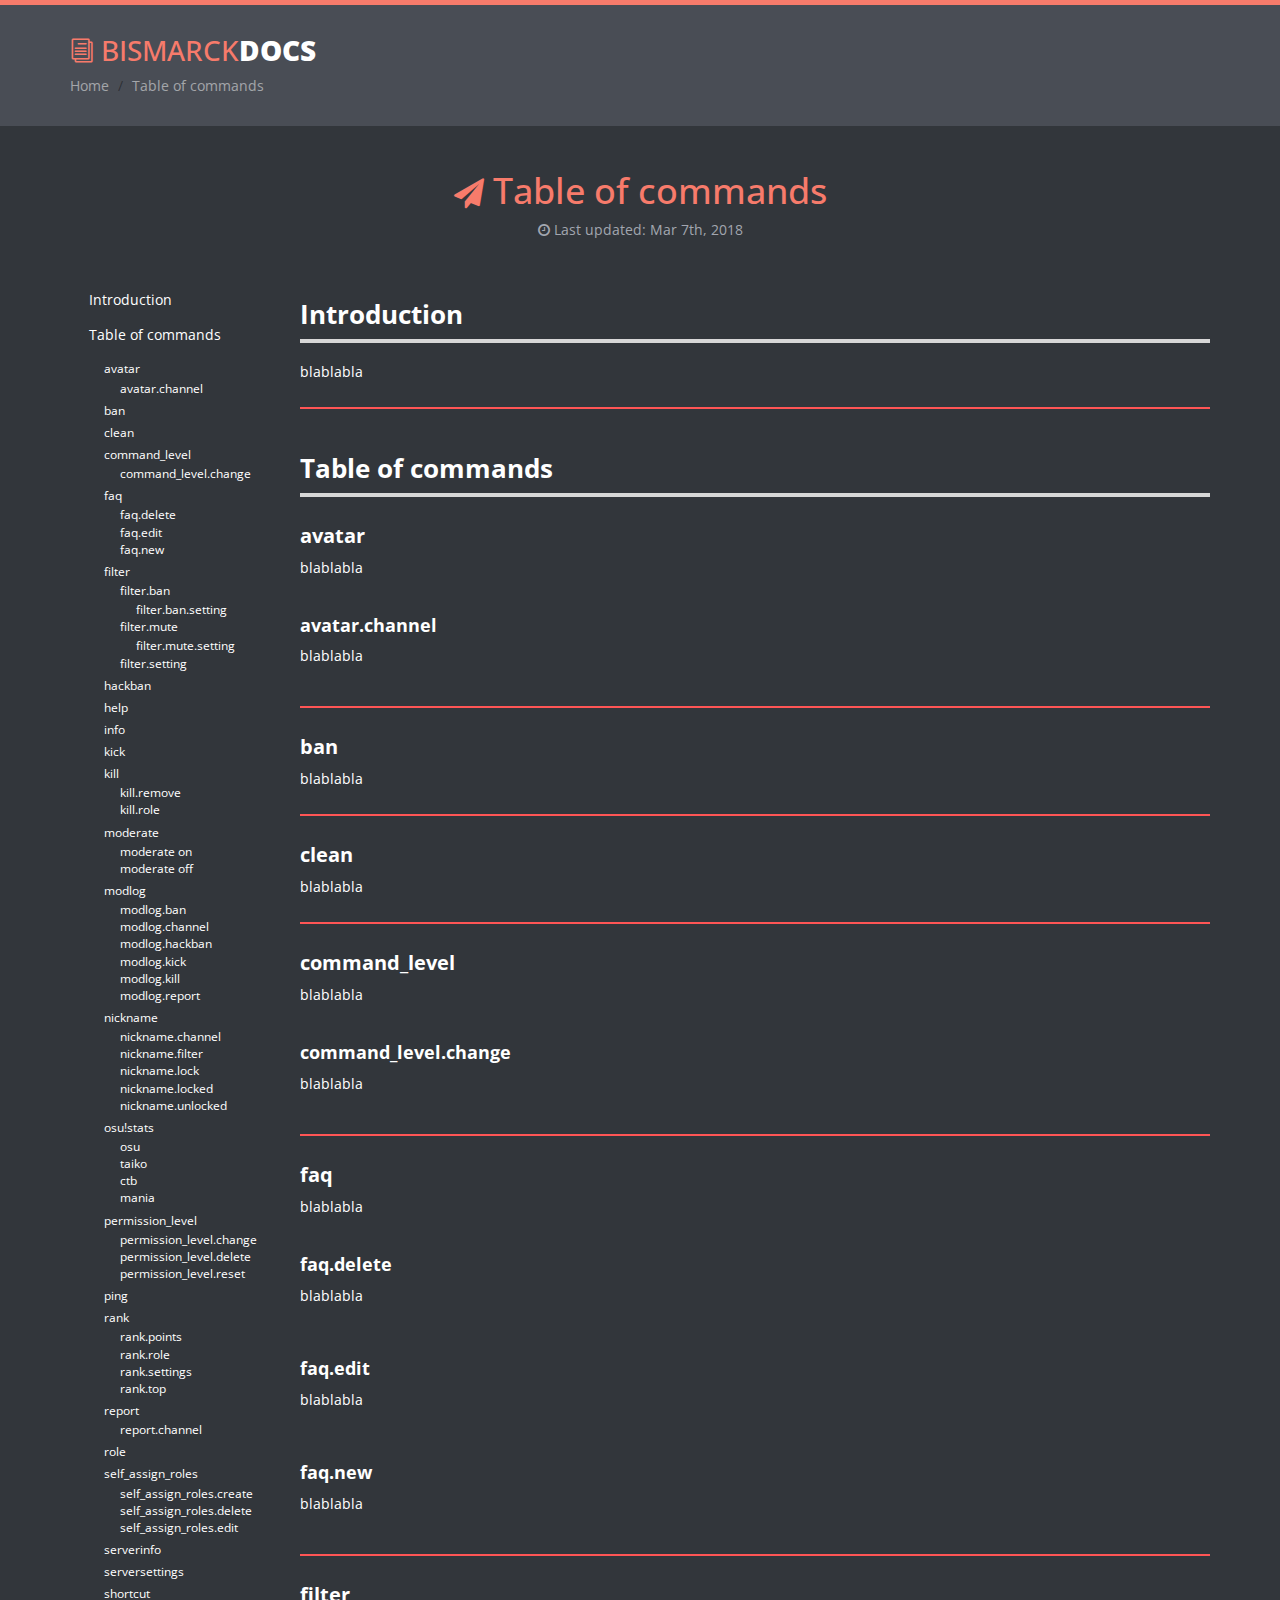
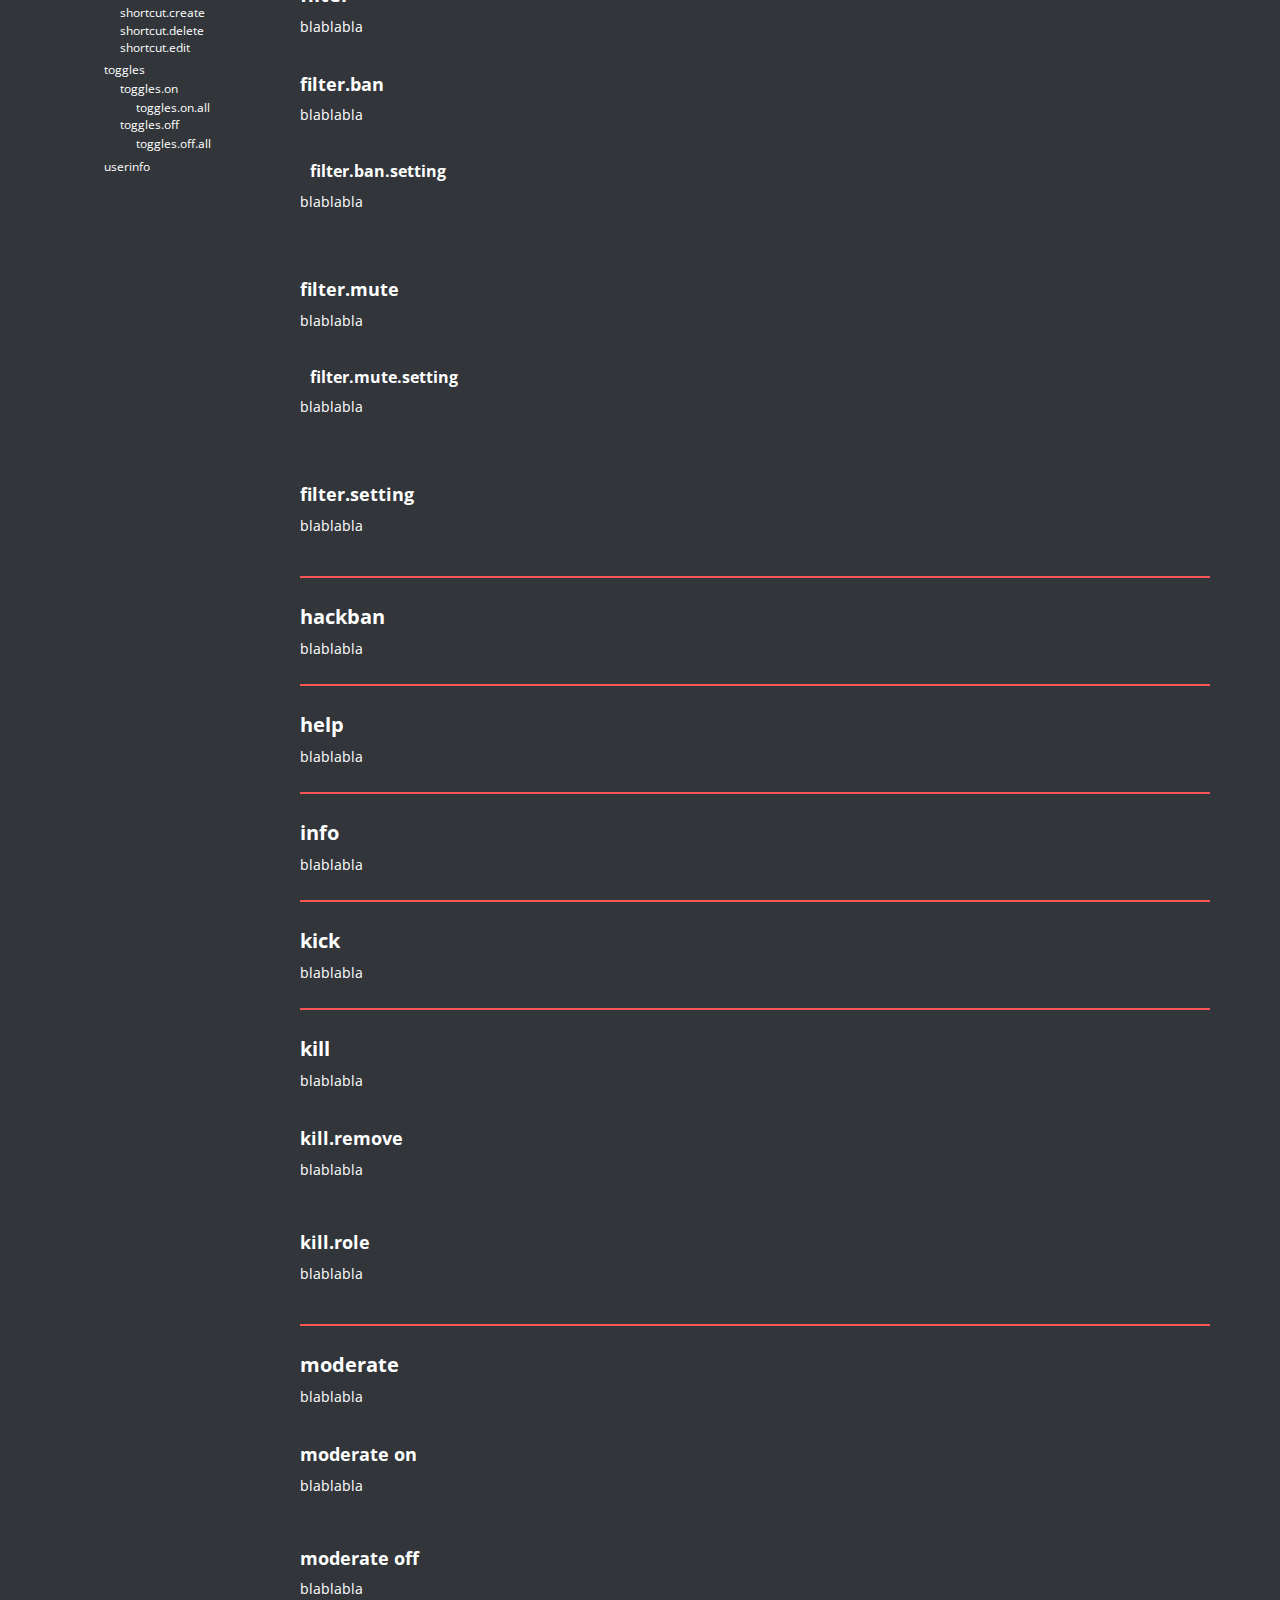
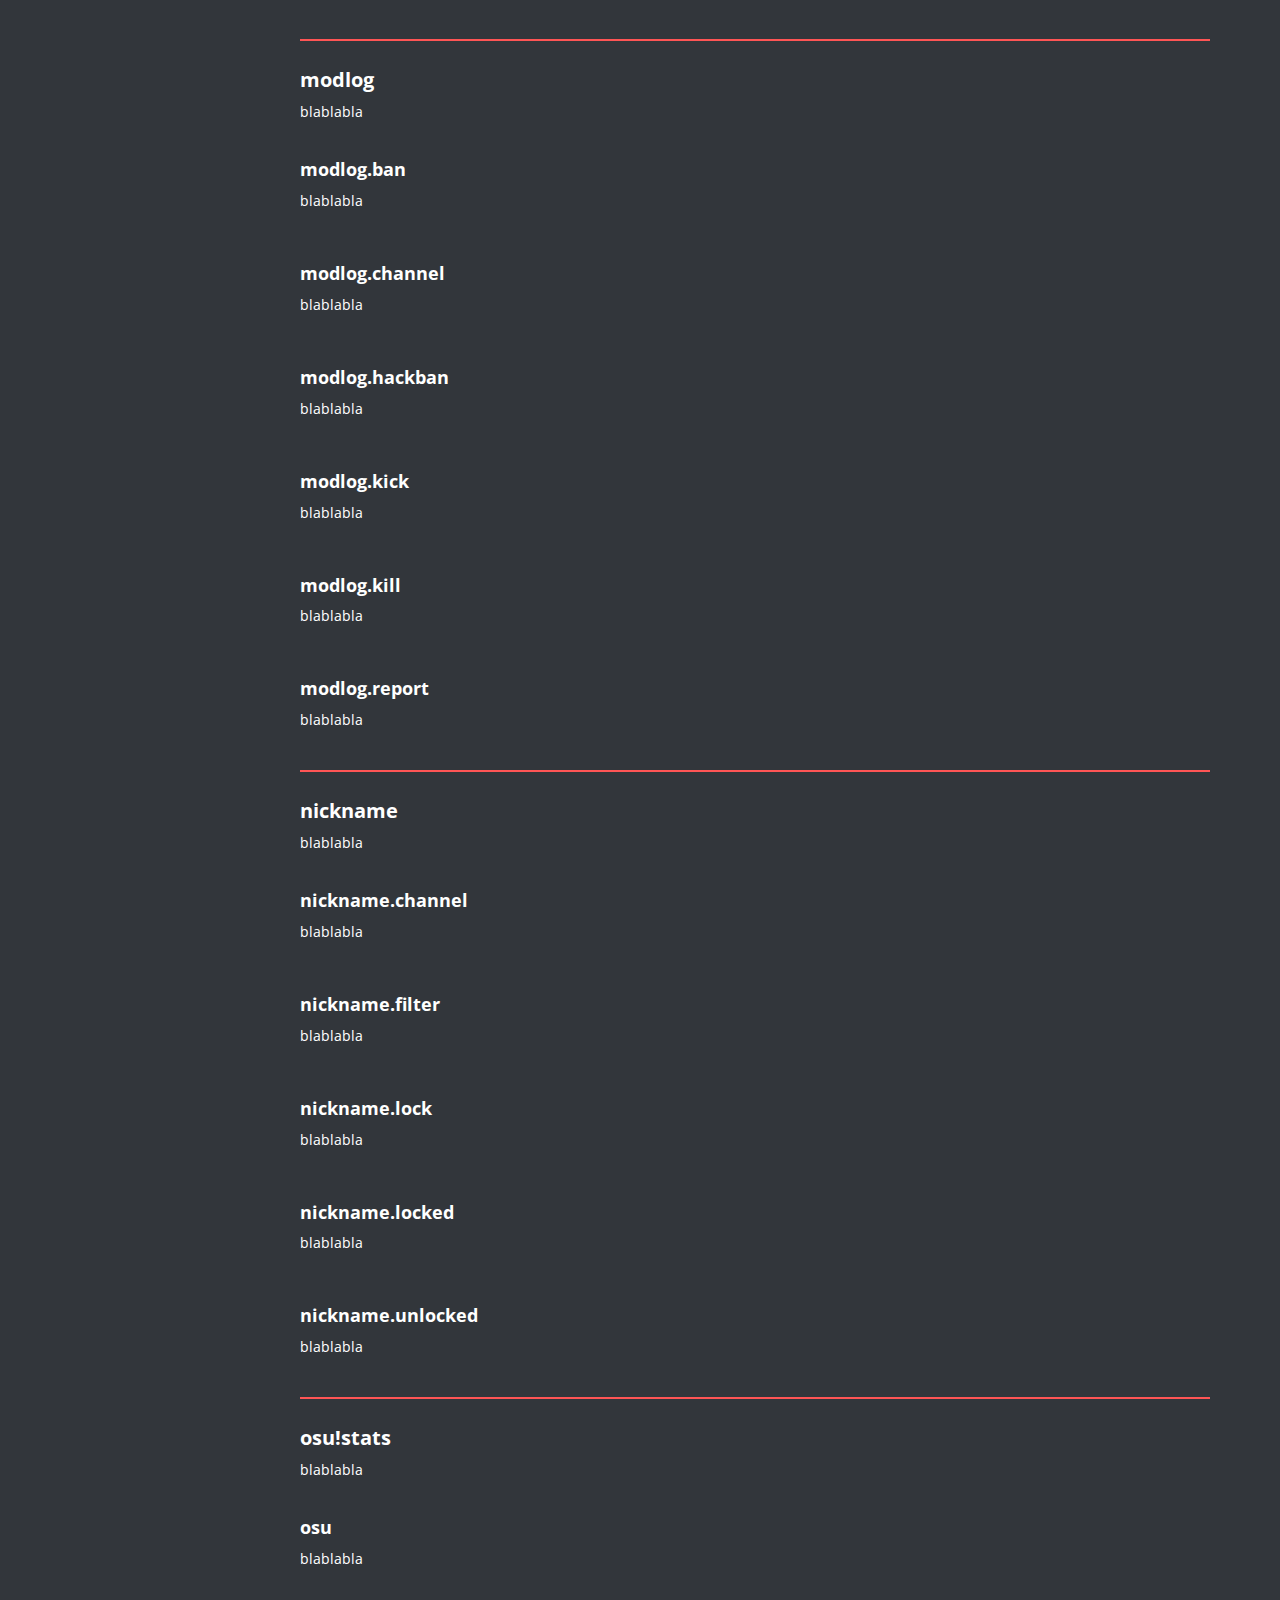
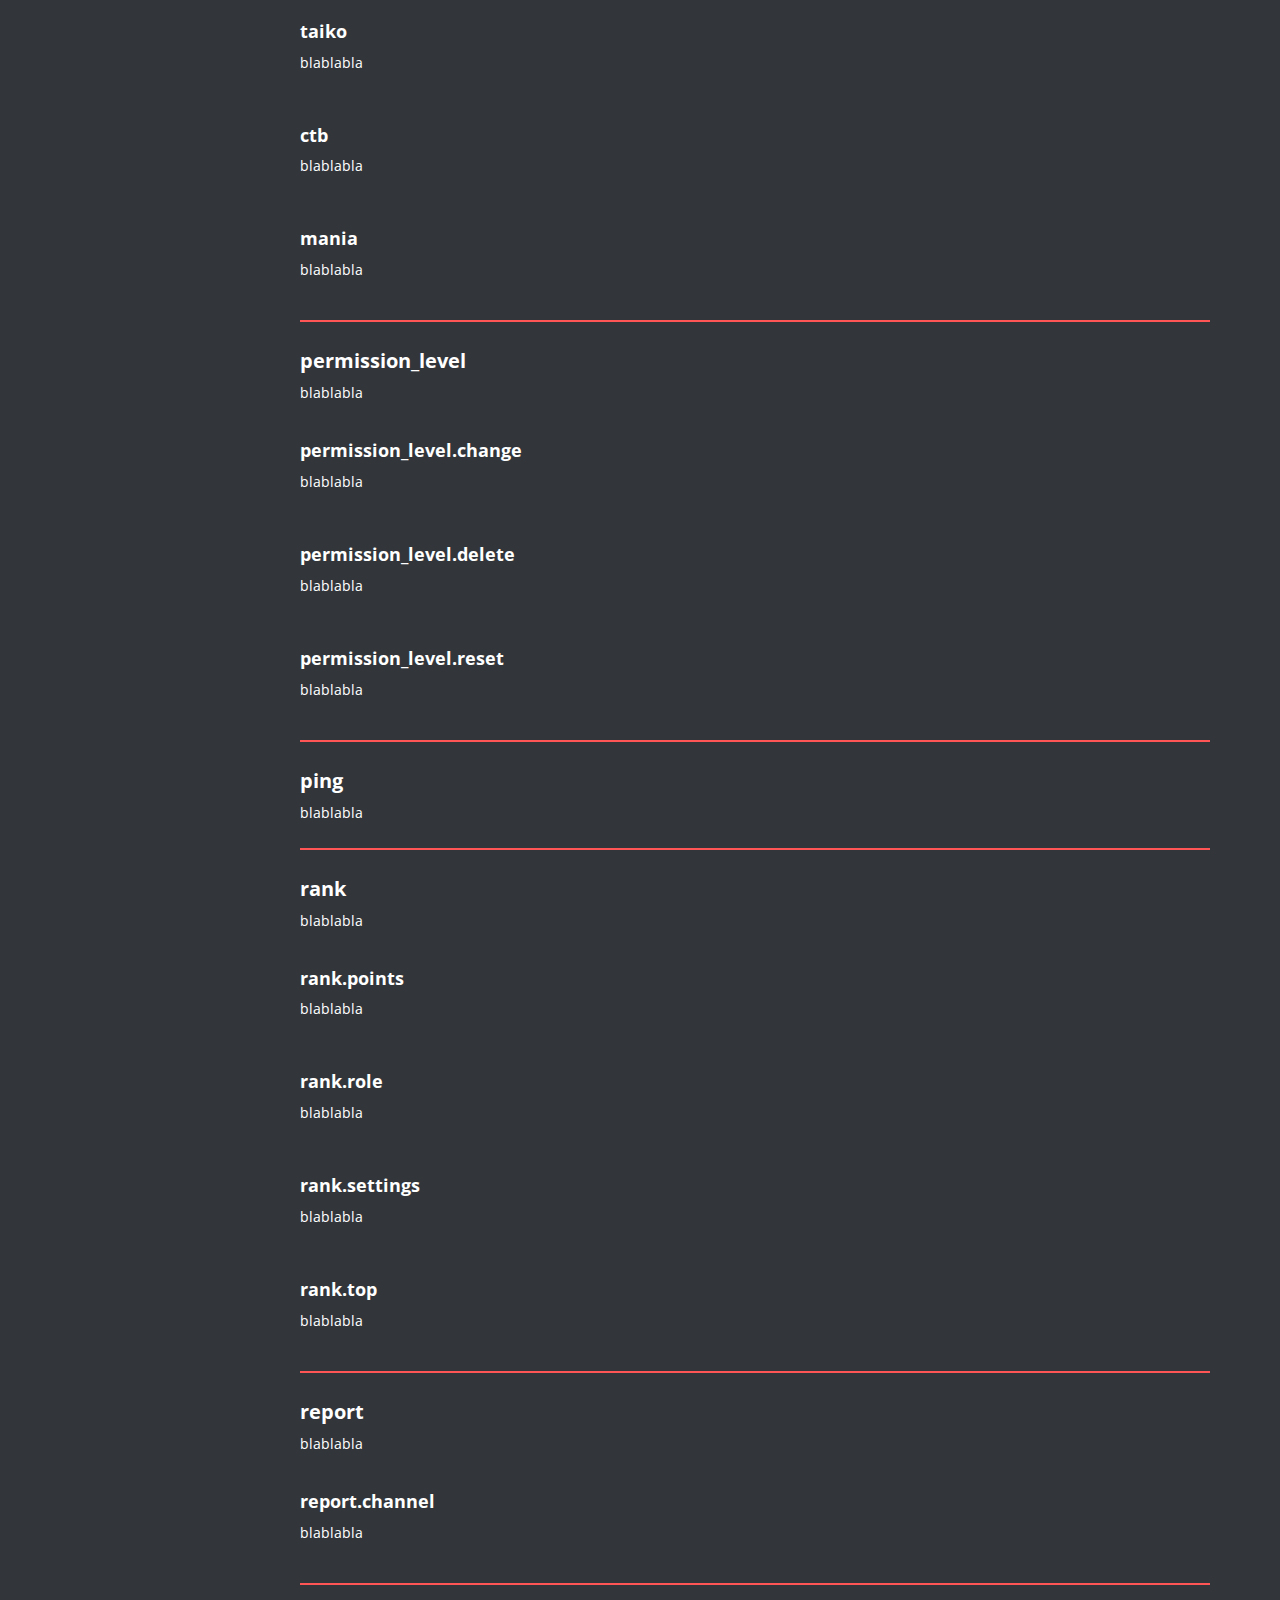
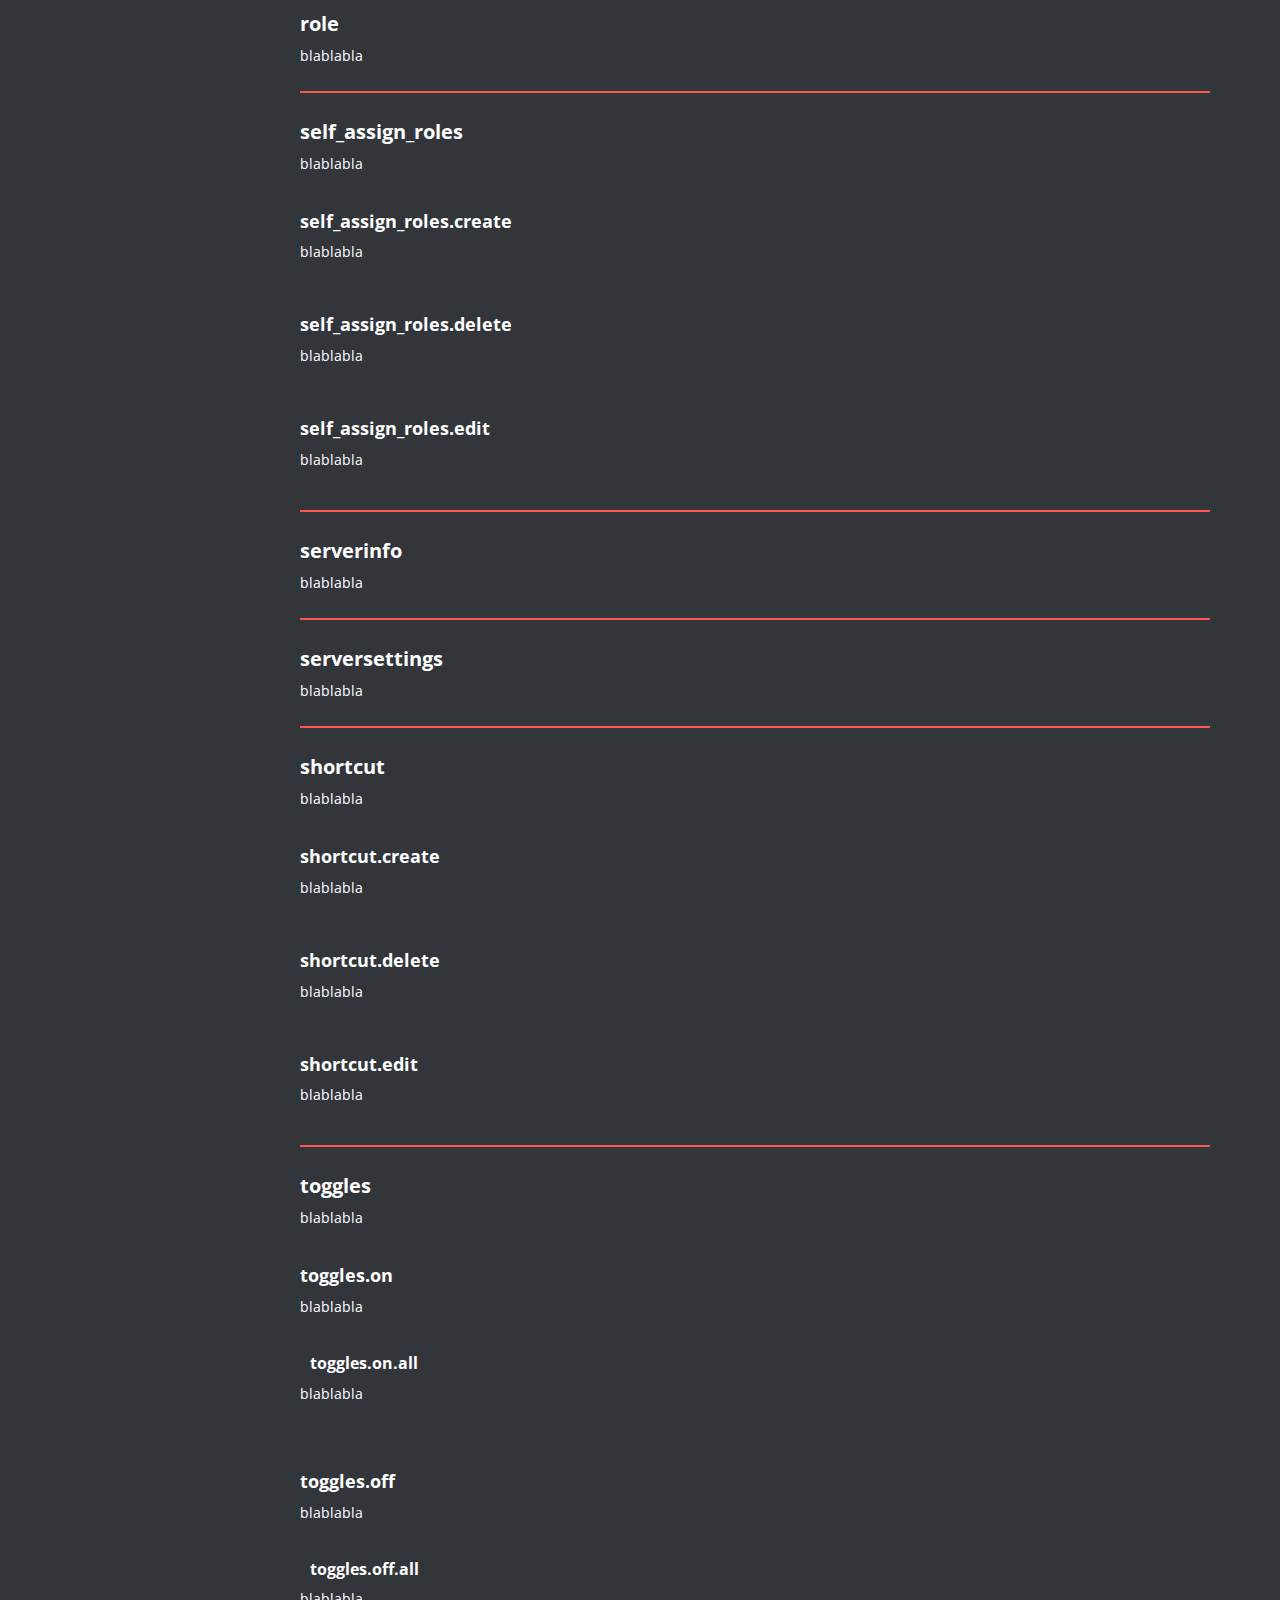
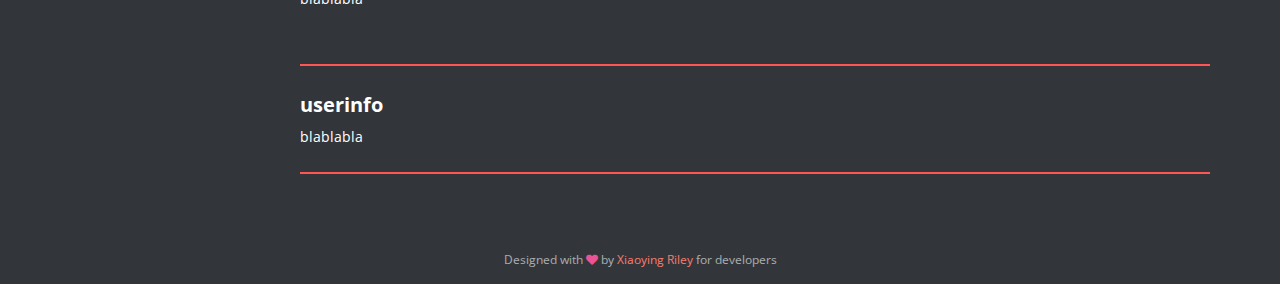
<file: Bismarck/commands.html>
<!DOCTYPE html>
<!--[if IE 8]> <html lang="en" class="ie8"> <![endif]-->  
<!--[if IE 9]> <html lang="en" class="ie9"> <![endif]-->  
<!--[if !IE]><!--> <html lang="en"> <!--<![endif]-->  
<head>
    <title>Discord Bot Bismarck Documentation</title>
    <!-- Meta -->
    <meta charset="utf-8">
    <meta http-equiv="X-UA-Compatible" content="IE=edge">
    <meta name="viewport" content="width=device-width, initial-scale=1.0">
    <meta name="description" content="">
    <meta name="author" content="">    
    <link rel="shortcut icon" href="">  
    <link href='http://fonts.googleapis.com/css?family=Open+Sans:300italic,400italic,600italic,700italic,800italic,400,300,600,700,800' rel='stylesheet' type='text/css'>
    <!-- Global CSS -->
    <link rel="stylesheet" href="assets/plugins/bootstrap/css/bootstrap.min.css">   
    <!-- Plugins CSS -->    
    <link rel="stylesheet" href="assets/plugins/font-awesome/css/font-awesome.css">
    <link rel="stylesheet" href="assets/plugins/prism/prism.css">
    <link rel="stylesheet" href="assets/plugins/elegant_font/css/style.css">
    
    <!-- Theme CSS -->
    <link id="theme-style" rel="stylesheet" href="assets/css/styles.css">
    <!-- HTML5 shim and Respond.js IE8 support of HTML5 elements and media queries -->
    <!--[if lt IE 9]>
      <script src="https://oss.maxcdn.com/html5shiv/3.7.2/html5shiv.min.js"></script>
      <script src="https://oss.maxcdn.com/respond/1.4.2/respond.min.js"></script>
    <![endif]-->
    
</head> 

<body class="body-red">
    <div class="page-wrapper">
        <!-- ******Header****** -->
        <header id="header" class="header">
            <div class="container">
                <div class="branding">
                    <h1 class="logo">
                        <a href="index.html">
                            <span aria-hidden="true" class="icon_documents_alt icon"></span>
                            <span class="text-highlight">Bismarck</span><span class="text-bold">Docs</span>
                        </a>
                    </h1>
                </div><!--//branding-->
                <ol class="breadcrumb">
                    <!--<li><a href="index.html">Home</a></li>-->
                    <li>Home</li>
                    <li class="active">Table of commands</li>
                </ol>
            </div><!--//container-->
        </header><!--//header-->
        <div class="doc-wrapper">
            <div class="container">
                <div id="doc-header" class="doc-header text-center">
                    <h1 class="doc-title"><i class="icon fa fa-paper-plane"></i> Table of commands</h1>
                    <div class="meta"><i class="fa fa-clock-o"></i> Last updated: Mar 7th, 2018</div>
                </div><!--//doc-header-->
                <div class="doc-body">
                    <div class="doc-content">
                        <div class="content-inner">
                            <section id="download-section" class="doc-section">
                                <h2 class="section-title">Introduction</h2>
                                <div class="section-block">
                                    <p>blablabla 
                                    </p>
                                </div>
                            </section><!--//doc-section-->
                            <section id="installation-section" class="doc-section">
                                <h2 class="section-title">Table of commands</h2>
                                <div id="step1"  class="section-block">
                                    <h3 class="block-title">avatar</h3>
                                    <p>blablabla
                                    </p>
                                    <div id="step1-1"  class="section-block-h4">
                                        <h4 class="block-title">avatar.channel</h4>
                                        <p>blablabla
                                        </p>
                                    </div><!--//section-block-->
                                </div><!--//section-block-->
                                <div id="step5"  class="section-block">
                                    <h3 class="block-title">ban</h3>
                                    <p>blablabla
                                    </p>
                                </div><!--//section-block-->
                                <div id="step10"  class="section-block">
                                    <h3 class="block-title">clean</h3>
                                    <p>blablabla
                                    </p>
                                </div><!--//section-block-->
                                <div id="step15"  class="section-block">
                                    <h3 class="block-title">command_level</h3>
                                    <p>blablabla
                                    </p>
                                    <div id="step15-1"  class="section-block-h4">
                                        <h4 class="block-title">command_level.change</h4>
                                        <p>blablabla
                                        </p>
                                    </div><!--//section-block-->
                                </div><!--//section-block-->
                                <div id="step20"  class="section-block">
                                    <h3 class="block-title">faq</h3>
                                    <p>blablabla
                                    </p>
                                    <div id="step20-1"  class="section-block-h4">
                                        <h4 class="block-title">faq.delete</h4>
                                        <p>blablabla
                                        </p>
                                    </div><!--//section-block-->
                                    <div id="step20-2"  class="section-block-h4">
                                        <h4 class="block-title">faq.edit</h4>
                                        <p>blablabla
                                        </p>
                                    </div><!--//section-block-->
                                    <div id="step20-3"  class="section-block-h4">
                                        <h4 class="block-title">faq.new</h4>
                                        <p>blablabla
                                        </p>
                                    </div><!--//section-block-->
                                </div><!--//section-block-->
                                <div id="step25"  class="section-block">
                                    <h3 class="block-title">filter</h3>
                                    <p>blablabla
                                    </p>
                                    <div id="step25-1"  class="section-block-h4">
                                        <h4 class="block-title">filter.ban</h4>
                                        <p>blablabla
                                        </p>
                                        <div id="step25-1-1"  class="section-block-h5">
                                            <h5 class="block-title">filter.ban.setting</h5>
                                            <p>blablabla
                                            </p>
                                        </div><!--//section-block-->
                                    </div><!--//section-block-->
                                    <div id="step25-2"  class="section-block-h4">
                                        <h4 class="block-title">filter.mute</h4>
                                        <p>blablabla
                                        </p>
                                        <div id="step25-2-1"  class="section-block-h5">
                                            <h5 class="block-title">filter.mute.setting</h5>
                                            <p>blablabla
                                            </p>
                                        </div><!--//section-block-->
                                    </div><!--//section-block-->
                                    <div id="step25-3"  class="section-block-h4">
                                        <h4 class="block-title">filter.setting</h4>
                                        <p>blablabla
                                        </p>
                                    </div><!--//section-block-->
                                </div><!--//section-block-->
                                <div id="step30"  class="section-block">
                                    <h3 class="block-title">hackban</h3>
                                    <p>blablabla
                                    </p>
                                </div><!--//section-block-->
                                <div id="step35"  class="section-block">
                                    <h3 class="block-title">help</h3>
                                    <p>blablabla
                                    </p>
                                </div><!--//section-block-->
                                <div id="step40"  class="section-block">
                                    <h3 class="block-title">info</h3>
                                    <p>blablabla
                                    </p>
                                </div><!--//section-block-->
                                <div id="step45"  class="section-block">
                                    <h3 class="block-title">kick</h3>
                                    <p>blablabla
                                    </p>
                                </div><!--//section-block-->
                                <div id="step50"  class="section-block">
                                    <h3 class="block-title">kill</h3>
                                    <p>blablabla
                                    </p>
                                    <div id="step50-1"  class="section-block-h4">
                                        <h4 class="block-title">kill.remove</h4>
                                        <p>blablabla
                                        </p>
                                    </div><!--//section-block-->
                                    <div id="step50-2"  class="section-block-h4">
                                        <h4 class="block-title">kill.role</h4>
                                        <p>blablabla
                                        </p>
                                    </div><!--//section-block-->
                                </div><!--//section-block-->
                                <div id="step55"  class="section-block">
                                    <h3 class="block-title">moderate</h3>
                                    <p>blablabla
                                    </p>
                                    <div id="step55-1"  class="section-block-h4">
                                        <h4 class="block-title">moderate on</h4>
                                        <p>blablabla
                                        </p>
                                    </div><!--//section-block-->
                                    <div id="step55-2"  class="section-block-h4">
                                        <h4 class="block-title">moderate off</h4>
                                        <p>blablabla
                                        </p>
                                    </div><!--//section-block-->
                                </div><!--//section-block-->
                                <div id="step60"  class="section-block">
                                    <h3 class="block-title">modlog</h3>
                                    <p>blablabla
                                    </p>
                                    <div id="step60-1"  class="section-block-h4">
                                        <h4 class="block-title">modlog.ban</h4>
                                        <p>blablabla
                                        </p>
                                    </div><!--//section-block-->
                                    <div id="step60-2"  class="section-block-h4">
                                        <h4 class="block-title">modlog.channel</h4>
                                        <p>blablabla
                                        </p>
                                    </div><!--//section-block-->
                                    <div id="step60-3"  class="section-block-h4">
                                        <h4 class="block-title">modlog.hackban</h4>
                                        <p>blablabla
                                        </p>
                                    </div><!--//section-block-->
                                    <div id="step60-4"  class="section-block-h4">
                                        <h4 class="block-title">modlog.kick</h4>
                                        <p>blablabla
                                        </p>
                                    </div><!--//section-block-->
                                    <div id="step60-5"  class="section-block-h4">
                                        <h4 class="block-title">modlog.kill</h4>
                                        <p>blablabla
                                        </p>
                                    </div><!--//section-block-->
                                    <div id="step60-6"  class="section-block-h4">
                                        <h4 class="block-title">modlog.report</h4>
                                        <p>blablabla
                                        </p>
                                    </div><!--//section-block-->
                                </div><!--//section-block-->
                                <div id="step65"  class="section-block">
                                    <h3 class="block-title">nickname</h3>
                                    <p>blablabla
                                    </p>
                                    <div id="step65-1"  class="section-block-h4">
                                        <h4 class="block-title">nickname.channel</h4>
                                        <p>blablabla
                                        </p>
                                    </div><!--//section-block-->
                                    <div id="step65-2"  class="section-block-h4">
                                        <h4 class="block-title">nickname.filter</h4>
                                        <p>blablabla
                                        </p>
                                    </div><!--//section-block-->
                                    <div id="step65-3"  class="section-block-h4">
                                        <h4 class="block-title">nickname.lock</h4>
                                        <p>blablabla
                                        </p>
                                    </div><!--//section-block-->
                                    <div id="step65-4"  class="section-block-h4">
                                        <h4 class="block-title">nickname.locked</h4>
                                        <p>blablabla
                                        </p>
                                    </div><!--//section-block-->
                                    <div id="step65-5"  class="section-block-h4">
                                        <h4 class="block-title">nickname.unlocked</h4>
                                        <p>blablabla
                                        </p>
                                    </div><!--//section-block-->
                                </div><!--//section-block-->
                                <div id="step70"  class="section-block">
                                    <h3 class="block-title">osu!stats</h3>
                                    <p>blablabla
                                    </p>
                                    <div id="step70-1"  class="section-block-h4">
                                        <h4 class="block-title">osu</h4>
                                        <p>blablabla
                                        </p>
                                    </div><!--//section-block-->
                                    <div id="step70-2"  class="section-block-h4">
                                        <h4 class="block-title">taiko</h4>
                                        <p>blablabla
                                        </p>
                                    </div><!--//section-block-->
                                    <div id="step70-3"  class="section-block-h4">
                                        <h4 class="block-title">ctb</h4>
                                        <p>blablabla
                                        </p>
                                    </div><!--//section-block-->
                                    <div id="step70-4"  class="section-block-h4">
                                        <h4 class="block-title">mania</h4>
                                        <p>blablabla
                                        </p>
                                    </div><!--//section-block-->
                                </div><!--//section-block-->
                                <div id="step75"  class="section-block">
                                    <h3 class="block-title">permission_level</h3>
                                    <p>blablabla
                                    </p>
                                    <div id="step75-1"  class="section-block-h4">
                                        <h4 class="block-title">permission_level.change</h4>
                                        <p>blablabla
                                        </p>
                                    </div><!--//section-block-->
                                    <div id="step75-2"  class="section-block-h4">
                                        <h4 class="block-title">permission_level.delete</h4>
                                        <p>blablabla
                                        </p>
                                    </div><!--//section-block-->
                                    <div id="step75-3"  class="section-block-h4">
                                        <h4 class="block-title">permission_level.reset</h4>
                                        <p>blablabla
                                        </p>
                                    </div><!--//section-block-->
                                </div><!--//section-block-->
                                <div id="step80"  class="section-block">
                                    <h3 class="block-title">ping</h3>
                                    <p>blablabla
                                    </p>
                                </div><!--//section-block-->
                                <div id="step85"  class="section-block">
                                    <h3 class="block-title">rank</h3>
                                    <p>blablabla
                                    </p>
                                    <div id="step85-1"  class="section-block-h4">
                                        <h4 class="block-title">rank.points</h4>
                                        <p>blablabla
                                        </p>
                                    </div><!--//section-block-->
                                    <div id="step85-2"  class="section-block-h4">
                                        <h4 class="block-title">rank.role</h4>
                                        <p>blablabla
                                        </p>
                                    </div><!--//section-block-->
                                    <div id="step85-3"  class="section-block-h4">
                                        <h4 class="block-title">rank.settings</h4>
                                        <p>blablabla
                                        </p>
                                    </div><!--//section-block-->
                                    <div id="step85-4"  class="section-block-h4">
                                        <h4 class="block-title">rank.top</h4>
                                        <p>blablabla
                                        </p>
                                    </div><!--//section-block-->
                                </div><!--//section-block-->
                                <div id="step90"  class="section-block">
                                    <h3 class="block-title">report</h3>
                                    <p>blablabla
                                    </p>
                                    <div id="step90-1"  class="section-block-h4">
                                        <h4 class="block-title">report.channel</h4>
                                        <p>blablabla
                                        </p>
                                    </div><!--//section-block-->
                                </div><!--//section-block-->
                                <div id="step95"  class="section-block">
                                    <h3 class="block-title">role</h3>
                                    <p>blablabla
                                    </p>
                                </div><!--//section-block-->
                                <div id="step100"  class="section-block">
                                    <h3 class="block-title">self_assign_roles</h3>
                                    <p>blablabla
                                    </p>
                                    <div id="step100-1"  class="section-block-h4">
                                        <h4 class="block-title">self_assign_roles.create</h4>
                                        <p>blablabla
                                        </p>
                                    </div><!--//section-block-->
                                    <div id="step100-2"  class="section-block-h4">
                                        <h4 class="block-title">self_assign_roles.delete</h4>
                                        <p>blablabla
                                        </p>
                                    </div><!--//section-block-->
                                    <div id="step100-3"  class="section-block-h4">
                                        <h4 class="block-title">self_assign_roles.edit</h4>
                                        <p>blablabla
                                        </p>
                                    </div><!--//section-block-->
                                </div><!--//section-block-->
                                <div id="step105"  class="section-block">
                                    <h3 class="block-title">serverinfo</h3>
                                    <p>blablabla
                                    </p>
                                </div><!--//section-block-->
                                <div id="step110"  class="section-block">
                                    <h3 class="block-title">serversettings</h3>
                                    <p>blablabla
                                    </p>
                                </div><!--//section-block-->
                                <div id="step115"  class="section-block">
                                    <h3 class="block-title">shortcut</h3>
                                    <p>blablabla
                                    </p>
                                    <div id="step115-1"  class="section-block-h4">
                                        <h4 class="block-title">shortcut.create</h4>
                                        <p>blablabla
                                        </p>
                                    </div><!--//section-block-->
                                    <div id="step115-2"  class="section-block-h4">
                                        <h4 class="block-title">shortcut.delete</h4>
                                        <p>blablabla
                                        </p>
                                    </div><!--//section-block-->
                                    <div id="step115-3"  class="section-block-h4">
                                        <h4 class="block-title">shortcut.edit</h4>
                                        <p>blablabla
                                        </p>
                                    </div><!--//section-block-->
                                </div><!--//section-block-->
                                <div id="step120"  class="section-block">
                                    <h3 class="block-title">toggles</h3>
                                    <p>blablabla
                                    </p>
                                    <div id="step120-1"  class="section-block-h4">
                                        <h4 class="block-title">toggles.on</h4>
                                        <p>blablabla
                                        </p>
                                        <div id="step120-1-1"  class="section-block-h5">
                                            <h5 class="block-title">toggles.on.all</h5>
                                            <p>blablabla
                                            </p>
                                        </div><!--//section-block-->
                                    </div><!--//section-block-->
                                    <div id="step120-2"  class="section-block-h4">
                                        <h4 class="block-title">toggles.off</h4>
                                        <p>blablabla
                                        </p>
                                        <div id="step120-2-1"  class="section-block-h5">
                                            <h5 class="block-title">toggles.off.all</h5>
                                            <p>blablabla
                                            </p>
                                        </div><!--//section-block-->
                                    </div><!--//section-block-->
                                </div><!--//section-block-->
                                <div id="step125"  class="section-block">
                                    <h3 class="block-title">userinfo</h3>
                                    <p>blablabla
                                    </p>
                                </div><!--//section-block-->
                            </section><!--//doc-section-->
                            
                            


                        </div><!--//content-inner-->
                    </div><!--//doc-content-->
                    <div class="doc-sidebar hidden-xs">
                        <nav id="doc-nav">
                            <ul id="doc-menu" class="nav doc-menu" data-spy="affix">
                                <li><a class="scrollto" href="#download-section">Introduction</a></li>
                                <li>
                                    <a class="scrollto" href="#installation-section">Table of commands</a>
                                    <ul class="nav doc-sub-menu">
                                        <li><a class="scrollto" href="#step1">avatar</a></li>
                                            <ul class="nav doc-sub-sub-menu">
                                                <li><a class="scrollto" href="#step1-1">avatar.channel</a></li>
                                            </ul>

                                        <li><a class="scrollto" href="#step5">ban</a></li>
                                        <li><a class="scrollto" href="#step10">clean</a></li>

                                        <li><a class="scrollto" href="#step15">command_level</a></li>
                                            <ul class="nav doc-sub-sub-menu">
                                                <li><a class="scrollto" href="#step15-1">command_level.change</a></li>
                                            </ul>

                                        <li><a class="scrollto" href="#step20">faq</a></li>
                                            <ul class="nav doc-sub-sub-menu">
                                                <li><a class="scrollto" href="#step20-1">faq.delete</a></li>
                                                <li><a class="scrollto" href="#step20-2">faq.edit</a></li>
                                                <li><a class="scrollto" href="#step20-3">faq.new</a></li>
                                            </ul>

                                        <li><a class="scrollto" href="#step25">filter</a></li>
                                            <ul class="nav doc-sub-sub-menu">
                                                <li><a class="scrollto" href="#step25-1">filter.ban</a></li>
                                                <ul class="nav doc-sub-sub-sub-menu">
                                                    <li><a class="scrollto" href="#step25-1-1">filter.ban.setting</a></li>
                                                </ul>
                                                <li><a class="scrollto" href="#step25-2">filter.mute</a></li>
                                                <ul class="nav doc-sub-sub-sub-menu">
                                                    <li><a class="scrollto" href="#step25-2-1">filter.mute.setting</a></li>
                                                </ul>
                                                <li><a class="scrollto" href="#step25-3">filter.setting</a></li>
                                            </ul>

                                        <li><a class="scrollto" href="#step30">hackban</a></li>
                                        <li><a class="scrollto" href="#step35">help</a></li>
                                        <li><a class="scrollto" href="#step40">info</a></li>
                                        <li><a class="scrollto" href="#step45">kick</a></li>

                                        <li><a class="scrollto" href="#step50">kill</a></li>
                                            <ul class="nav doc-sub-sub-menu">
                                                <li><a class="scrollto" href="#step50-1">kill.remove</a></li>
                                                <li><a class="scrollto" href="#step50-2">kill.role</a></li>
                                            </ul>

                                        <li><a class="scrollto" href="#step55">moderate</a></li>
                                            <ul class="nav doc-sub-sub-menu">
                                                <li><a class="scrollto" href="#step55-1">moderate on</a></li>
                                                <li><a class="scrollto" href="#step55-2">moderate off</a></li>
                                            </ul>

                                        <li><a class="scrollto" href="#step60">modlog</a></li>
                                            <ul class="nav doc-sub-sub-menu">
                                                <li><a class="scrollto" href="#step60-1">modlog.ban</a></li>
                                                <li><a class="scrollto" href="#step60-2">modlog.channel</a></li>
                                                <li><a class="scrollto" href="#step60-3">modlog.hackban</a></li>
                                                <li><a class="scrollto" href="#step60-4">modlog.kick</a></li>
                                                <li><a class="scrollto" href="#step60-5">modlog.kill</a></li>
                                                <li><a class="scrollto" href="#step60-6">modlog.report</a></li>
                                            </ul>

                                        <li><a class="scrollto" href="#step65">nickname</a></li>
                                            <ul class="nav doc-sub-sub-menu">
                                                <li><a class="scrollto" href="#step65-1">nickname.channel</a></li>
                                                <li><a class="scrollto" href="#step65-2">nickname.filter</a></li>
                                                <li><a class="scrollto" href="#step65-3">nickname.lock</a></li>
                                                <li><a class="scrollto" href="#step65-4">nickname.locked</a></li>
                                                <li><a class="scrollto" href="#step65-5">nickname.unlocked</a></li>
                                            </ul>

                                        <li><a class="scrollto" href="#step70">osu!stats</a></li>
                                            <ul class="nav doc-sub-sub-menu">
                                                <li><a class="scrollto" href="#step70-1">osu</a></li>
                                                <li><a class="scrollto" href="#step70-2">taiko</a></li>
                                                <li><a class="scrollto" href="#step70-3">ctb</a></li>
                                                <li><a class="scrollto" href="#step70-4">mania</a></li>
                                            </ul>

                                        <li><a class="scrollto" href="#step75">permission_level</a></li>
                                            <ul class="nav doc-sub-sub-menu">
                                                <li><a class="scrollto" href="#step75-1">permission_level.change</a></li>
                                                <li><a class="scrollto" href="#step75-2">permission_level.delete</a></li>
                                                <li><a class="scrollto" href="#step75-3">permission_level.reset</a></li>
                                            </ul>

                                        <li><a class="scrollto" href="#step80">ping</a></li>

                                        <li><a class="scrollto" href="#step85">rank</a></li>
                                            <ul class="nav doc-sub-sub-menu">
                                                <li><a class="scrollto" href="#step85-1">rank.points</a></li>
                                                <li><a class="scrollto" href="#step85-2">rank.role</a></li>
                                                <li><a class="scrollto" href="#step85-3">rank.settings</a></li>
                                                <li><a class="scrollto" href="#step85-4">rank.top</a></li>
                                            </ul>

                                        <li><a class="scrollto" href="#step90">report</a></li>
                                            <ul class="nav doc-sub-sub-menu">
                                                <li><a class="scrollto" href="#step90-1">report.channel</a></li>
                                            </ul>

                                        <li><a class="scrollto" href="#step95">role</a></li>

                                        <li><a class="scrollto" href="#step100">self_assign_roles</a></li>
                                            <ul class="nav doc-sub-sub-menu">
                                                <li><a class="scrollto" href="#step100-1">self_assign_roles.create</a></li>
                                                <li><a class="scrollto" href="#step100-2">self_assign_roles.delete</a></li>
                                                <li><a class="scrollto" href="#step100-3">self_assign_roles.edit</a></li>
                                            </ul>

                                        <li><a class="scrollto" href="#step105">serverinfo</a></li>
                                        <li><a class="scrollto" href="#step110">serversettings</a></li>

                                        <li><a class="scrollto" href="#step115">shortcut</a></li>
                                            <ul class="nav doc-sub-sub-menu">
                                                <li><a class="scrollto" href="#step115-1">shortcut.create</a></li>
                                                <li><a class="scrollto" href="#step115-2">shortcut.delete</a></li>
                                                <li><a class="scrollto" href="#step115-3">shortcut.edit</a></li>
                                            </ul>

                                        <li><a class="scrollto" href="#step120">toggles</a></li>
                                            <ul class="nav doc-sub-sub-menu">
                                                <li><a class="scrollto" href="#step120-1">toggles.on</a></li>
                                                <ul class="nav doc-sub-sub-sub-menu">
                                                    <li><a class="scrollto" href="#step120-1-1">toggles.on.all</a></li>
                                                </ul>
                                                <li><a class="scrollto" href="#step120-2">toggles.off</a></li>
                                                <ul class="nav doc-sub-sub-sub-menu">
                                                    <li><a class="scrollto" href="#step120-2-1">toggles.off.all</a></li>
                                                </ul>
                                            </ul>

                                        <li><a class="scrollto" href="#step125">userinfo</a></li>
                                    </ul><!--//nav-->
                                </li>
                            </ul><!--//doc-menu-->
                        </nav>
                    </div><!--//doc-sidebar-->
                </div><!--//doc-body-->              
            </div><!--//container-->
        </div><!--//doc-wrapper-->        
    </div><!--//page-wrapper-->

    <!--'games', 'music', -->
    
    <footer id="footer" class="footer text-center">
        <div class="container">
            <!--/* This template is released under the Creative Commons Attribution 3.0 License. Please keep the attribution link below when using for your own project. Thank you for your support. :) If you'd like to use the template without the attribution, you can check out other license options via our website: themes.3rdwavemedia.com */-->
            <small class="copyright">Designed with <i class="fa fa-heart"></i> by <a href="http://themes.3rdwavemedia.com/" targe="_blank">Xiaoying Riley</a> for developers</small>
            
        </div><!--//container-->
    </footer><!--//footer-->

    <!-- Main Javascript -->          
    <script type="text/javascript" src="assets/plugins/jquery-1.12.3.min.js"></script>
    <script type="text/javascript" src="assets/plugins/bootstrap/js/bootstrap.min.js"></script>
    <script type="text/javascript" src="assets/plugins/prism/prism.js"></script>    
    <script type="text/javascript" src="assets/plugins/jquery-scrollTo/jquery.scrollTo.min.js"></script>                                                                
    <script type="text/javascript" src="assets/plugins/jquery-match-height/jquery.matchHeight-min.js"></script>
    <script type="text/javascript" src="assets/js/main.js"></script>
    
</body>
</html>
</file>
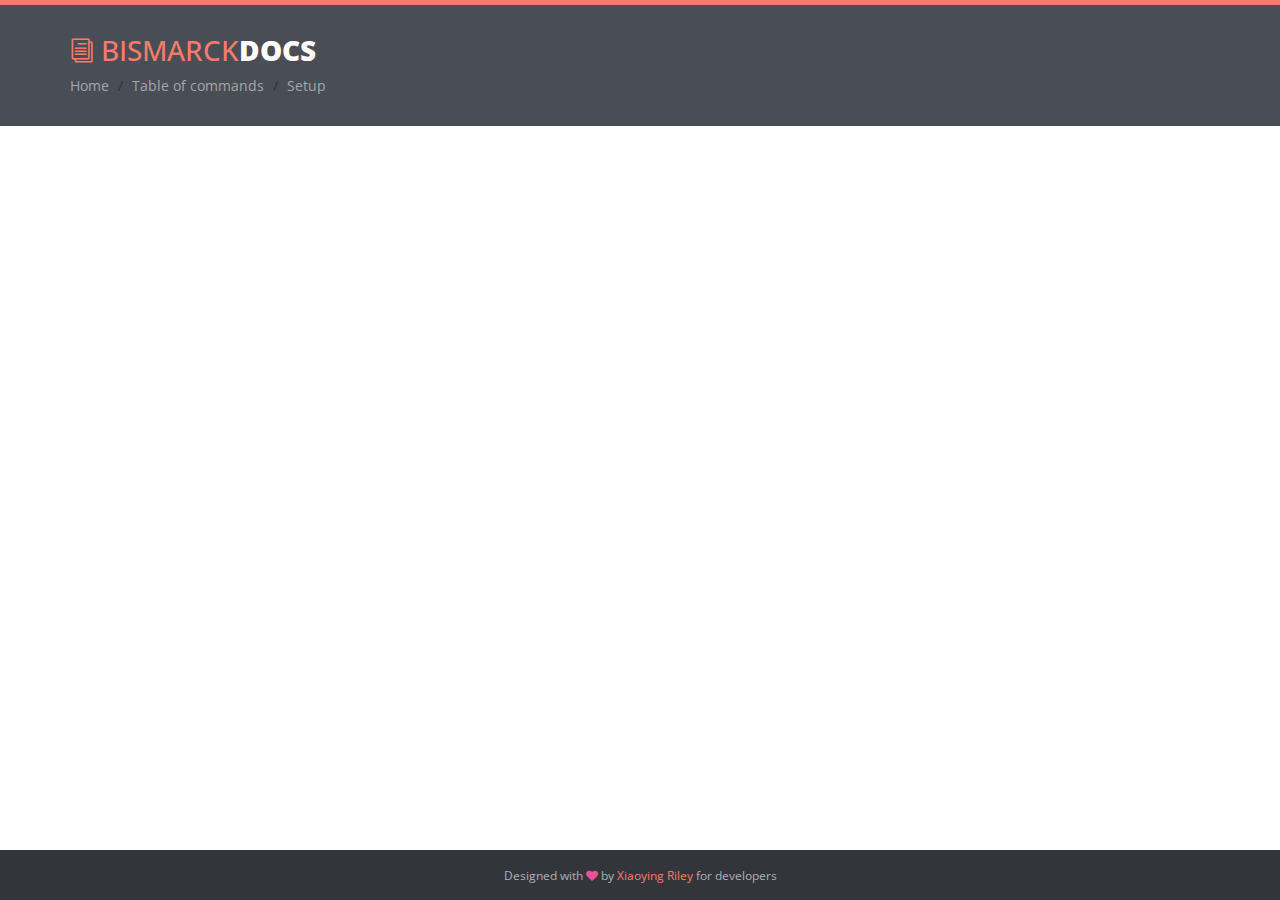
<file: Bismarck/setup.html>
<!DOCTYPE html>
<!--[if IE 8]> <html lang="en" class="ie8"> <![endif]-->  
<!--[if IE 9]> <html lang="en" class="ie9"> <![endif]-->  
<!--[if !IE]><!--> <html lang="en"> <!--<![endif]-->  
<head>
    <title>Discord Bot Bismarck Documentation</title>
    <!-- Meta -->
    <meta charset="utf-8">
    <meta http-equiv="X-UA-Compatible" content="IE=edge">
    <meta name="viewport" content="width=device-width, initial-scale=1.0">
    <meta name="description" content="">
    <meta name="author" content="">    
    <link rel="shortcut icon" href="">  
    <link href='http://fonts.googleapis.com/css?family=Open+Sans:300italic,400italic,600italic,700italic,800italic,400,300,600,700,800' rel='stylesheet' type='text/css'>
    <!-- Global CSS -->
    <link rel="stylesheet" href="assets/plugins/bootstrap/css/bootstrap.min.css">   
    <!-- Plugins CSS -->    
    <link rel="stylesheet" href="assets/plugins/font-awesome/css/font-awesome.css">
    <link rel="stylesheet" href="assets/plugins/prism/prism.css">
    <link rel="stylesheet" href="assets/plugins/elegant_font/css/style.css">
    
    <!-- Theme CSS -->
    <link id="theme-style" rel="stylesheet" href="assets/css/styles.css">
    <!-- HTML5 shim and Respond.js IE8 support of HTML5 elements and media queries -->
    <!--[if lt IE 9]>
      <script src="https://oss.maxcdn.com/html5shiv/3.7.2/html5shiv.min.js"></script>
      <script src="https://oss.maxcdn.com/respond/1.4.2/respond.min.js"></script>
    <![endif]-->
    
</head> 

<body class="body-red">
    <div class="page-wrapper">
        <!-- ******Header****** -->
        <header id="header" class="header">
            <div class="container">
                <div class="branding">
                    <h1 class="logo">
                        <a href="index.html">
                            <span aria-hidden="true" class="icon_documents_alt icon"></span>
                            <span class="text-highlight">Bismarck</span><span class="text-bold">Docs</span>
                        </a>
                    </h1>
                </div><!--//branding-->
                <ol class="breadcrumb">
                    <!--<li><a href="index.html">Home</a></li>-->
                    <li>Home</li>
                    <li><a href="index.html">Table of commands</a></li>
                    <li class="active">Setup</li>
                </ol>
            </div><!--//container-->
        </header><!--//header-->     
    </div><!--//page-wrapper-->

    <!--'games', 'music', -->
    
    <footer id="footer" class="footer text-center">
        <div class="container">
            <!--/* This template is released under the Creative Commons Attribution 3.0 License. Please keep the attribution link below when using for your own project. Thank you for your support. :) If you'd like to use the template without the attribution, you can check out other license options via our website: themes.3rdwavemedia.com */-->
            <small class="copyright">Designed with <i class="fa fa-heart"></i> by <a href="http://themes.3rdwavemedia.com/" targe="_blank">Xiaoying Riley</a> for developers</small>
            
        </div><!--//container-->
    </footer><!--//footer-->

    <!-- Main Javascript -->          
    <script type="text/javascript" src="assets/plugins/jquery-1.12.3.min.js"></script>
    <script type="text/javascript" src="assets/plugins/bootstrap/js/bootstrap.min.js"></script>
    <script type="text/javascript" src="assets/plugins/prism/prism.js"></script>    
    <script type="text/javascript" src="assets/plugins/jquery-scrollTo/jquery.scrollTo.min.js"></script>
    <script type="text/javascript" src="assets/plugins/jquery-match-height/jquery.matchHeight-min.js"></script>
    <script type="text/javascript" src="assets/js/main.js"></script>
</body>
</html>
</file>
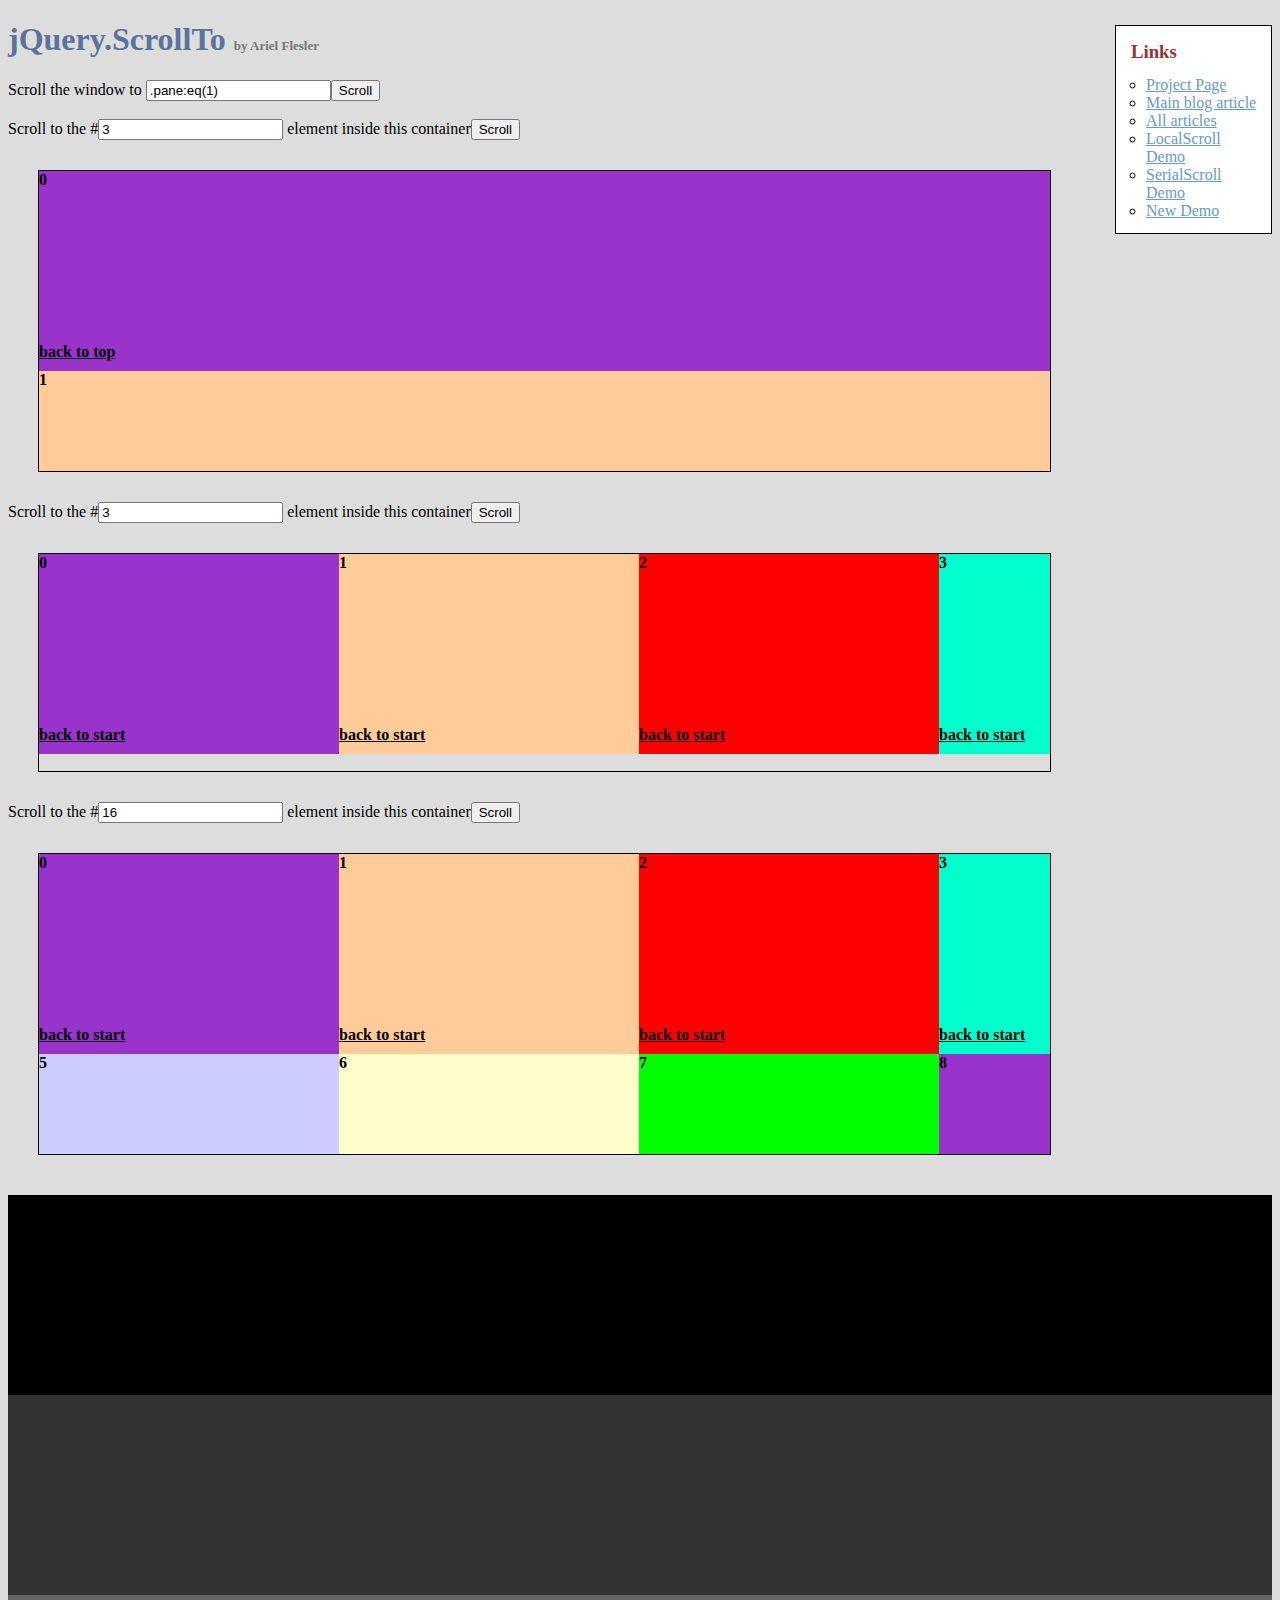
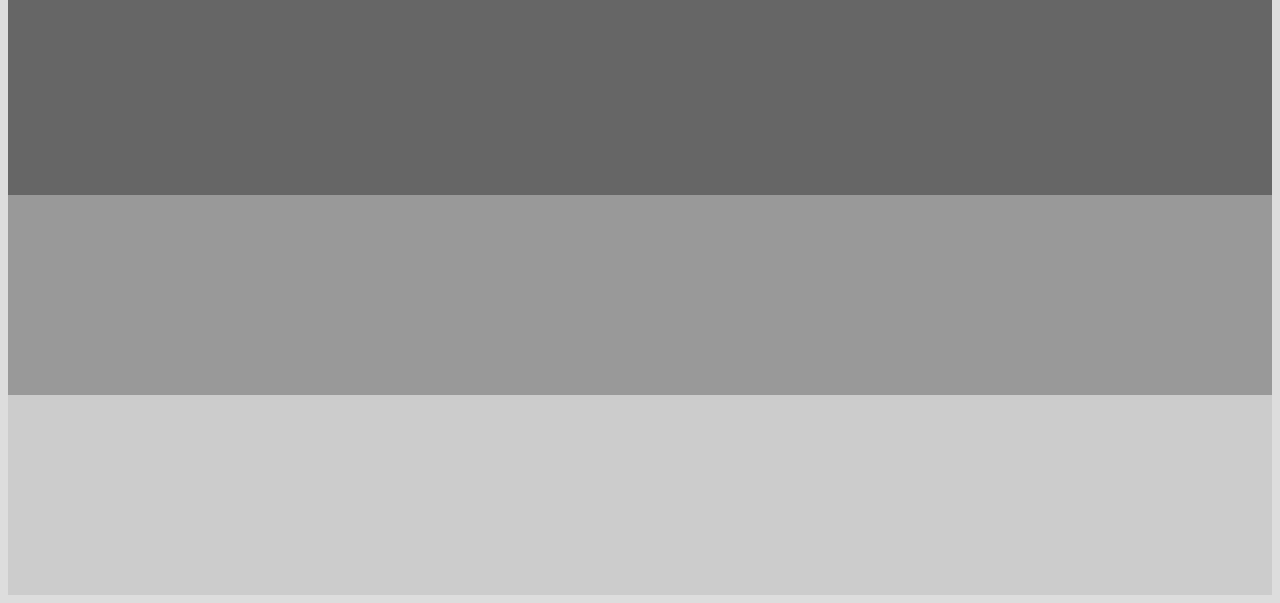
<file: Bismarck/assets/plugins/jquery-scrollTo/demo/index.old.html>
<!DOCTYPE html PUBLIC "-//W3C//DTD XHTML 1.0 Transitional//EN" "http://www.w3.org/TR/xhtml1/DTD/xhtml1-transitional.dtd">
<html xmlns="http://www.w3.org/1999/xhtml">
<head>
	<meta http-equiv="Content-Type" content="text/html; charset=iso-8859-1" />
	<title>jQuery.ScrollTo</title>
	<meta name="keywords" content="javascript, jquery, plugins, scroll, scrollTo, smooth, animation, to, effect, ariel, flesler, window, overflow, element, navigation, customizable" />
	<meta name="description" content="Demo of jQuery.scrollTo. Lightweight, cross-browser and highly customizable animated scrolling with jQuery, made by Ariel Flesler." />
	<meta name="robots" content="index,follow" />
	<link type="text/css" rel="stylesheet" href="css/style.old.css" />
	<script type="text/javascript" src="https://ajax.googleapis.com/ajax/libs/jquery/1.8.0/jquery.min.js"></script>
	<script type="text/javascript" src="../jquery.scrollTo.js"></script>
	<script type="text/javascript">
		jQuery(function( $ ){
			//borrowed from jQuery easing plugin
			//http://gsgd.co.uk/sandbox/jquery.easing.php
			$.easing.elasout = function(x, t, b, c, d) {
				var s=1.70158;var p=0;var a=c;
				if (t==0) return b;  if ((t/=d)==1) return b+c;  if (!p) p=d*.3;
				if (a < Math.abs(c)) { a=c; var s=p/4; }
				else var s = p/(2*Math.PI) * Math.asin (c/a);
				return a*Math.pow(2,-10*t) * Math.sin( (t*d-s)*(2*Math.PI)/p ) + c + b;
			};	
			$('button').click(function(){//this is not the cleanest way to do this, I'm just keeping it short.
				var index = parseInt( $(this).prev('input').val() ) || 0;
				var $c = $(this).parent().next();
				$c.stop().scrollTo('li:eq('+index+')', {duration:2500, easing:'elasout',axis:$c.attr('id')});
			});
			$('#btn_screen').click(function(){
				$.scrollTo( $('#txt_screen').val(), {duration:2500} );
			});
			$('div.container a').click(function(){
				var $c = $(this).parents('.container');
				$c.stop().scrollTo( 0, {duration:2000,axis:$c.attr('id'), queue:true} );
				return false;
			});
		});
	</script>
</head>
<body>
	<h1>jQuery.ScrollTo&nbsp;<strong>by Ariel Flesler</strong></h1>
	<div id="links" class="part" style="width:135px">
		<h3>Links</h3>
		<ul>
			<li><a target="_blank" href="http://plugins.jquery.com/project/ScrollTo">Project Page</a></li>
			<li><a target="_blank" href="http://flesler.blogspot.com/2007/10/jqueryscrollto.html">Main blog article</a></li>
			<li><a target="_blank" href="http://flesler.blogspot.com/search/label/jQuery.ScrollTo">All articles</a></li>
			<li><a target="_blank" href="http://flesler.webs.com/jQuery.LocalScroll/">LocalScroll Demo</a></li>
			<li><a target="_blank" href="http://flesler.webs.com/jQuery.SerialScroll/">SerialScroll Demo</a></li>
			<li><a target="_blank" href="./" rel="prev" rev="next">New Demo</a></li>
		</ul>
	</div>
	<label for="txt_screen">Scroll the window to <input id="txt_screen" type="text" value=".pane:eq(1)" /><input id="btn_screen" type="button" value="Scroll" /></label><br /><br />
	<label>Scroll to the #<input type="text" value="3" /> element inside this container<button>Scroll</button></label>
	<div id="y" class="container">
		<ul>
			<li style="background-color:#9933CC;"><p>0</p><a href="#">back to top</a></li>
			<li style="background-color:#FFCC99;"><p>1</p><a href="#">back to top</a></li>
			<li style="background-color:#FF0000;"><p>2</p><a href="#">back to top</a></li>
			<li style="background-color:#00FFCC;"><p>3</p><a href="#">back to top</a></li>
			<li style="background-color:#663366;"><p>4</p><a href="#">back to top</a></li>
			<li style="background-color:#CCCCFF;"><p>5</p><a href="#">back to top</a></li>
			<li style="background-color:#FFFFCC;"><p>6</p><a href="#">back to top</a></li>
			<li style="background-color:#00FF00;"><p>7</p><a href="#">back to top</a></li>
		</ul>
	</div>
	<label>Scroll to the #<input type="text" value="3" /> element inside this container<button>Scroll</button></label>
	<div id="x" class="container">
		<ul style="width:4820px;">
			<li style="background-color:#9933CC;"><p>0</p><a href="#">back to start</a></li>
			<li style="background-color:#FFCC99;"><p>1</p><a href="#">back to start</a></li>
			<li style="background-color:#FF0000;"><p>2</p><a href="#">back to start</a></li>
			<li style="background-color:#00FFCC;"><p>3</p><a href="#">back to start</a></li>
			<li style="background-color:#663366;"><p>4</p><a href="#">back to start</a></li>
			<li style="background-color:#CCCCFF;"><p>5</p><a href="#">back to start</a></li>
			<li style="background-color:#FFFFCC;"><p>6</p><a href="#">back to start</a></li>
			<li style="background-color:#00FF00;"><p>7</p><a href="#">back to start</a></li>
			<li style="background-color:#9933CC;"><p>8</p><a href="#">back to start</a></li>
			<li style="background-color:#FFCC99;"><p>9</p><a href="#">back to start</a></li>
			<li style="background-color:#FF0000;"><p>10</p><a href="#">back to start</a></li>
			<li style="background-color:#00FFCC;"><p>11</p><a href="#">back to start</a></li>
			<li style="background-color:#663366;"><p>12</p><a href="#">back to start</a></li>
			<li style="background-color:#CCCCFF;"><p>13</p><a href="#">back to start</a></li>
			<li style="background-color:#FFFFCC;"><p>14</p><a href="#">back to start</a></li>
			<li style="background-color:#00FF00;"><p>15</p><a href="#">back to start</a></li>
		</ul>
	</div>
	<label>Scroll to the #<input type="text" value="16" /> element inside this container<button>Scroll</button></label>
	<div id="xy" class="container">
		<ul style="width:1500px;">
			<li style="background-color:#9933CC;"><p>0</p><a href="#">back to start</a></li>
			<li style="background-color:#FFCC99;"><p>1</p><a href="#">back to start</a></li>
			<li style="background-color:#FF0000;"><p>2</p><a href="#">back to start</a></li>
			<li style="background-color:#00FFCC;"><p>3</p><a href="#">back to start</a></li>
			<li style="background-color:#663366;"><p>4</p><a href="#">back to start</a></li>
			<li style="background-color:#CCCCFF;"><p>5</p><a href="#">back to start</a></li>
			<li style="background-color:#FFFFCC;"><p>6</p><a href="#">back to start</a></li>
			<li style="background-color:#00FF00;"><p>7</p><a href="#">back to start</a></li>
			<li style="background-color:#9933CC;"><p>8</p><a href="#">back to start</a></li>
			<li style="background-color:#FFCC99;"><p>9</p><a href="#">back to start</a></li>
			<li style="background-color:#FF0000;"><p>10</p><a href="#">back to start</a></li>
			<li style="background-color:#00FFCC;"><p>11</p><a href="#">back to start</a></li>
			<li style="background-color:#663366;"><p>12</p><a href="#">back to start</a></li>
			<li style="background-color:#CCCCFF;"><p>13</p><a href="#">back to start</a></li>
			<li style="background-color:#FFFFCC;"><p>14</p><a href="#">back to start</a></li>
			<li style="background-color:#00FF00;"><p>15</p><a href="#">back to start</a></li>
			<li style="background-color:#9933CC;"><p>16</p><a href="#">back to start</a></li>
			<li style="background-color:#FFCC99;"><p>17</p><a href="#">back to start</a></li>
			<li style="background-color:#FF0000;"><p>18</p><a href="#">back to start</a></li>
			<li style="background-color:#00FFCC;"><p>19</p><a href="#">back to start</a></li>
			<li style="background-color:#663366;"><p>20</p><a href="#">back to start</a></li>
			<li style="background-color:#CCCCFF;"><p>21</p><a href="#">back to start</a></li>
			<li style="background-color:#FFFFCC;"><p>22</p><a href="#">back to start</a></li>
			<li style="background-color:#00FF00;"><p>23</p><a href="#">back to start</a></li>
			<li style="background-color:#9933CC;"><p>24</p><a href="#">back to start</a></li>
			<li style="background-color:#FFCC99;"><p>25</p><a href="#">back to start</a></li>
			<li style="background-color:#FF0000;"><p>26</p><a href="#">back to start</a></li>
			<li style="background-color:#00FFCC;"><p>27</p><a href="#">back to start</a></li>
			<li style="background-color:#663366;"><p>28</p><a href="#">back to start</a></li>
			<li style="background-color:#CCCCFF;"><p>29</p><a href="#">back to start</a></li>
		</ul>
	</div>
	<div class="pane" style="background-color:#000000;margin-top:40px;"></div>
	<div class="pane" style="background-color:#333333;"></div>
	<div class="pane" style="background-color:#666666;"></div>
	<div class="pane" style="background-color:#999999;"></div>
	<div class="pane" style="background-color:#CCCCCC;"></div>
</body>
</html>
</file>
<file: Bismarck/assets/plugins/prism/prism.css>
/* http://prismjs.com/download.html?themes=prism-okaidia&languages=markup+css+clike+javascript+ruby+git+haml+handlebars+http+php+python+sass+scss+vim+yaml&plugins=line-numbers */
/**
 * okaidia theme for JavaScript, CSS and HTML
 * Loosely based on Monokai textmate theme by http://www.monokai.nl/
 * @author ocodia
 */

code[class*="language-"],
pre[class*="language-"] {
	color: #f8f8f2;
	text-shadow: 0 1px rgba(0, 0, 0, 0.3);
	font-family: Consolas, Monaco, 'Andale Mono', 'Ubuntu Mono', monospace;
	direction: ltr;
	text-align: left;
	white-space: pre;
	word-spacing: normal;
	word-break: normal;
	word-wrap: normal;
	line-height: 1.5;

	-moz-tab-size: 4;
	-o-tab-size: 4;
	tab-size: 4;

	-webkit-hyphens: none;
	-moz-hyphens: none;
	-ms-hyphens: none;
	hyphens: none;
}

/* Code blocks */
pre[class*="language-"] {
	padding: 1em;
	margin: .5em 0;
	overflow: auto;
	border-radius: 0.3em;
}

:not(pre) > code[class*="language-"],
pre[class*="language-"] {
	background: #272822;
}

/* Inline code */
:not(pre) > code[class*="language-"] {
	padding: .1em;
	border-radius: .3em;
	white-space: normal;
}

.token.comment,
.token.prolog,
.token.doctype,
.token.cdata {
	color: slategray;
}

.token.punctuation {
	color: #f8f8f2;
}

.namespace {
	opacity: .7;
}

.token.property,
.token.tag,
.token.constant,
.token.symbol,
.token.deleted {
	color: #f92672;
}

.token.boolean,
.token.number {
	color: #ae81ff;
}

.token.selector,
.token.attr-name,
.token.string,
.token.char,
.token.builtin,
.token.inserted {
	color: #a6e22e;
}

.token.operator,
.token.entity,
.token.url,
.language-css .token.string,
.style .token.string,
.token.variable {
	color: #f8f8f2;
}

.token.atrule,
.token.attr-value,
.token.function {
	color: #e6db74;
}

.token.keyword {
	color: #66d9ef;
}

.token.regex,
.token.important {
	color: #fd971f;
}

.token.important,
.token.bold {
	font-weight: bold;
}
.token.italic {
	font-style: italic;
}

.token.entity {
	cursor: help;
}

pre.line-numbers {
	position: relative;
	padding-left: 3.8em;
	counter-reset: linenumber;
}

pre.line-numbers > code {
	position: relative;
}

.line-numbers .line-numbers-rows {
	position: absolute;
	pointer-events: none;
	top: 0;
	font-size: 100%;
	left: -3.8em;
	width: 3em; /* works for line-numbers below 1000 lines */
	letter-spacing: -1px;
	border-right: 1px solid #999;

	-webkit-user-select: none;
	-moz-user-select: none;
	-ms-user-select: none;
	user-select: none;

}

	.line-numbers-rows > span {
		pointer-events: none;
		display: block;
		counter-increment: linenumber;
	}

		.line-numbers-rows > span:before {
			content: counter(linenumber);
			color: #999;
			display: block;
			padding-right: 0.8em;
			text-align: right;
		}
</file>
<file: Bismarck/assets/plugins/elegant_font/css/style.css>
@font-face {
	font-family: 'ElegantIcons';
	src:url('fonts/ElegantIcons.eot');
	src:url('fonts/ElegantIcons.eot?#iefix') format('embedded-opentype'),
		url('fonts/ElegantIcons.woff') format('woff'),
		url('fonts/ElegantIcons.ttf') format('truetype'),
		url('fonts/ElegantIcons.svg#ElegantIcons') format('svg');
	font-weight: normal;
	font-style: normal;
}

/* Use the following CSS code if you want to use data attributes for inserting your icons */
[data-icon]:before {
	font-family: 'ElegantIcons';
	content: attr(data-icon);
	speak: none;
	font-weight: normal;
	font-variant: normal;
	text-transform: none;
	line-height: 1;
	-webkit-font-smoothing: antialiased;
	-moz-osx-font-smoothing: grayscale;
}

/* Use the following CSS code if you want to have a class per icon */
/*
Instead of a list of all class selectors,
you can use the generic selector below, but it's slower:
[class*="your-class-prefix"] {
*/
.arrow_up, .arrow_down, .arrow_left, .arrow_right, .arrow_left-up, .arrow_right-up, .arrow_right-down, .arrow_left-down, .arrow-up-down, .arrow_up-down_alt, .arrow_left-right_alt, .arrow_left-right, .arrow_expand_alt2, .arrow_expand_alt, .arrow_condense, .arrow_expand, .arrow_move, .arrow_carrot-up, .arrow_carrot-down, .arrow_carrot-left, .arrow_carrot-right, .arrow_carrot-2up, .arrow_carrot-2down, .arrow_carrot-2left, .arrow_carrot-2right, .arrow_carrot-up_alt2, .arrow_carrot-down_alt2, .arrow_carrot-left_alt2, .arrow_carrot-right_alt2, .arrow_carrot-2up_alt2, .arrow_carrot-2down_alt2, .arrow_carrot-2left_alt2, .arrow_carrot-2right_alt2, .arrow_triangle-up, .arrow_triangle-down, .arrow_triangle-left, .arrow_triangle-right, .arrow_triangle-up_alt2, .arrow_triangle-down_alt2, .arrow_triangle-left_alt2, .arrow_triangle-right_alt2, .arrow_back, .icon_minus-06, .icon_plus, .icon_close, .icon_check, .icon_minus_alt2, .icon_plus_alt2, .icon_close_alt2, .icon_check_alt2, .icon_zoom-out_alt, .icon_zoom-in_alt, .icon_search, .icon_box-empty, .icon_box-selected, .icon_minus-box, .icon_plus-box, .icon_box-checked, .icon_circle-empty, .icon_circle-slelected, .icon_stop_alt2, .icon_stop, .icon_pause_alt2, .icon_pause, .icon_menu, .icon_menu-square_alt2, .icon_menu-circle_alt2, .icon_ul, .icon_ol, .icon_adjust-horiz, .icon_adjust-vert, .icon_document_alt, .icon_documents_alt, .icon_pencil, .icon_pencil-edit_alt, .icon_pencil-edit, .icon_folder-alt, .icon_folder-open_alt, .icon_folder-add_alt, .icon_info_alt, .icon_error-oct_alt, .icon_error-circle_alt, .icon_error-triangle_alt, .icon_question_alt2, .icon_question, .icon_comment_alt, .icon_chat_alt, .icon_vol-mute_alt, .icon_volume-low_alt, .icon_volume-high_alt, .icon_quotations, .icon_quotations_alt2, .icon_clock_alt, .icon_lock_alt, .icon_lock-open_alt, .icon_key_alt, .icon_cloud_alt, .icon_cloud-upload_alt, .icon_cloud-download_alt, .icon_image, .icon_images, .icon_lightbulb_alt, .icon_gift_alt, .icon_house_alt, .icon_genius, .icon_mobile, .icon_tablet, .icon_laptop, .icon_desktop, .icon_camera_alt, .icon_mail_alt, .icon_cone_alt, .icon_ribbon_alt, .icon_bag_alt, .icon_creditcard, .icon_cart_alt, .icon_paperclip, .icon_tag_alt, .icon_tags_alt, .icon_trash_alt, .icon_cursor_alt, .icon_mic_alt, .icon_compass_alt, .icon_pin_alt, .icon_pushpin_alt, .icon_map_alt, .icon_drawer_alt, .icon_toolbox_alt, .icon_book_alt, .icon_calendar, .icon_film, .icon_table, .icon_contacts_alt, .icon_headphones, .icon_lifesaver, .icon_piechart, .icon_refresh, .icon_link_alt, .icon_link, .icon_loading, .icon_blocked, .icon_archive_alt, .icon_heart_alt, .icon_star_alt, .icon_star-half_alt, .icon_star, .icon_star-half, .icon_tools, .icon_tool, .icon_cog, .icon_cogs, .arrow_up_alt, .arrow_down_alt, .arrow_left_alt, .arrow_right_alt, .arrow_left-up_alt, .arrow_right-up_alt, .arrow_right-down_alt, .arrow_left-down_alt, .arrow_condense_alt, .arrow_expand_alt3, .arrow_carrot_up_alt, .arrow_carrot-down_alt, .arrow_carrot-left_alt, .arrow_carrot-right_alt, .arrow_carrot-2up_alt, .arrow_carrot-2dwnn_alt, .arrow_carrot-2left_alt, .arrow_carrot-2right_alt, .arrow_triangle-up_alt, .arrow_triangle-down_alt, .arrow_triangle-left_alt, .arrow_triangle-right_alt, .icon_minus_alt, .icon_plus_alt, .icon_close_alt, .icon_check_alt, .icon_zoom-out, .icon_zoom-in, .icon_stop_alt, .icon_menu-square_alt, .icon_menu-circle_alt, .icon_document, .icon_documents, .icon_pencil_alt, .icon_folder, .icon_folder-open, .icon_folder-add, .icon_folder_upload, .icon_folder_download, .icon_info, .icon_error-circle, .icon_error-oct, .icon_error-triangle, .icon_question_alt, .icon_comment, .icon_chat, .icon_vol-mute, .icon_volume-low, .icon_volume-high, .icon_quotations_alt, .icon_clock, .icon_lock, .icon_lock-open, .icon_key, .icon_cloud, .icon_cloud-upload, .icon_cloud-download, .icon_lightbulb, .icon_gift, .icon_house, .icon_camera, .icon_mail, .icon_cone, .icon_ribbon, .icon_bag, .icon_cart, .icon_tag, .icon_tags, .icon_trash, .icon_cursor, .icon_mic, .icon_compass, .icon_pin, .icon_pushpin, .icon_map, .icon_drawer, .icon_toolbox, .icon_book, .icon_contacts, .icon_archive, .icon_heart, .icon_profile, .icon_group, .icon_grid-2x2, .icon_grid-3x3, .icon_music, .icon_pause_alt, .icon_phone, .icon_upload, .icon_download, .social_facebook, .social_twitter, .social_pinterest, .social_googleplus, .social_tumblr, .social_tumbleupon, .social_wordpress, .social_instagram, .social_dribbble, .social_vimeo, .social_linkedin, .social_rss, .social_deviantart, .social_share, .social_myspace, .social_skype, .social_youtube, .social_picassa, .social_googledrive, .social_flickr, .social_blogger, .social_spotify, .social_delicious, .social_facebook_circle, .social_twitter_circle, .social_pinterest_circle, .social_googleplus_circle, .social_tumblr_circle, .social_stumbleupon_circle, .social_wordpress_circle, .social_instagram_circle, .social_dribbble_circle, .social_vimeo_circle, .social_linkedin_circle, .social_rss_circle, .social_deviantart_circle, .social_share_circle, .social_myspace_circle, .social_skype_circle, .social_youtube_circle, .social_picassa_circle, .social_googledrive_alt2, .social_flickr_circle, .social_blogger_circle, .social_spotify_circle, .social_delicious_circle, .social_facebook_square, .social_twitter_square, .social_pinterest_square, .social_googleplus_square, .social_tumblr_square, .social_stumbleupon_square, .social_wordpress_square, .social_instagram_square, .social_dribbble_square, .social_vimeo_square, .social_linkedin_square, .social_rss_square, .social_deviantart_square, .social_share_square, .social_myspace_square, .social_skype_square, .social_youtube_square, .social_picassa_square, .social_googledrive_square, .social_flickr_square, .social_blogger_square, .social_spotify_square, .social_delicious_square, .icon_printer, .icon_calulator, .icon_building, .icon_floppy, .icon_drive, .icon_search-2, .icon_id, .icon_id-2, .icon_puzzle, .icon_like, .icon_dislike, .icon_mug, .icon_currency, .icon_wallet, .icon_pens, .icon_easel, .icon_flowchart, .icon_datareport, .icon_briefcase, .icon_shield, .icon_percent, .icon_globe, .icon_globe-2, .icon_target, .icon_hourglass, .icon_balance, .icon_rook, .icon_printer-alt, .icon_calculator_alt, .icon_building_alt, .icon_floppy_alt, .icon_drive_alt, .icon_search_alt, .icon_id_alt, .icon_id-2_alt, .icon_puzzle_alt, .icon_like_alt, .icon_dislike_alt, .icon_mug_alt, .icon_currency_alt, .icon_wallet_alt, .icon_pens_alt, .icon_easel_alt, .icon_flowchart_alt, .icon_datareport_alt, .icon_briefcase_alt, .icon_shield_alt, .icon_percent_alt, .icon_globe_alt, .icon_clipboard {
	font-family: 'ElegantIcons';
	speak: none;
	font-style: normal;
	font-weight: normal;
	font-variant: normal;
	text-transform: none;
	line-height: 1;
	-webkit-font-smoothing: antialiased;
}
.arrow_up:before {
	content: "\21";
}
.arrow_down:before {
	content: "\22";
}
.arrow_left:before {
	content: "\23";
}
.arrow_right:before {
	content: "\24";
}
.arrow_left-up:before {
	content: "\25";
}
.arrow_right-up:before {
	content: "\26";
}
.arrow_right-down:before {
	content: "\27";
}
.arrow_left-down:before {
	content: "\28";
}
.arrow-up-down:before {
	content: "\29";
}
.arrow_up-down_alt:before {
	content: "\2a";
}
.arrow_left-right_alt:before {
	content: "\2b";
}
.arrow_left-right:before {
	content: "\2c";
}
.arrow_expand_alt2:before {
	content: "\2d";
}
.arrow_expand_alt:before {
	content: "\2e";
}
.arrow_condense:before {
	content: "\2f";
}
.arrow_expand:before {
	content: "\30";
}
.arrow_move:before {
	content: "\31";
}
.arrow_carrot-up:before {
	content: "\32";
}
.arrow_carrot-down:before {
	content: "\33";
}
.arrow_carrot-left:before {
	content: "\34";
}
.arrow_carrot-right:before {
	content: "\35";
}
.arrow_carrot-2up:before {
	content: "\36";
}
.arrow_carrot-2down:before {
	content: "\37";
}
.arrow_carrot-2left:before {
	content: "\38";
}
.arrow_carrot-2right:before {
	content: "\39";
}
.arrow_carrot-up_alt2:before {
	content: "\3a";
}
.arrow_carrot-down_alt2:before {
	content: "\3b";
}
.arrow_carrot-left_alt2:before {
	content: "\3c";
}
.arrow_carrot-right_alt2:before {
	content: "\3d";
}
.arrow_carrot-2up_alt2:before {
	content: "\3e";
}
.arrow_carrot-2down_alt2:before {
	content: "\3f";
}
.arrow_carrot-2left_alt2:before {
	content: "\40";
}
.arrow_carrot-2right_alt2:before {
	content: "\41";
}
.arrow_triangle-up:before {
	content: "\42";
}
.arrow_triangle-down:before {
	content: "\43";
}
.arrow_triangle-left:before {
	content: "\44";
}
.arrow_triangle-right:before {
	content: "\45";
}
.arrow_triangle-up_alt2:before {
	content: "\46";
}
.arrow_triangle-down_alt2:before {
	content: "\47";
}
.arrow_triangle-left_alt2:before {
	content: "\48";
}
.arrow_triangle-right_alt2:before {
	content: "\49";
}
.arrow_back:before {
	content: "\4a";
}
.icon_minus-06:before {
	content: "\4b";
}
.icon_plus:before {
	content: "\4c";
}
.icon_close:before {
	content: "\4d";
}
.icon_check:before {
	content: "\4e";
}
.icon_minus_alt2:before {
	content: "\4f";
}
.icon_plus_alt2:before {
	content: "\50";
}
.icon_close_alt2:before {
	content: "\51";
}
.icon_check_alt2:before {
	content: "\52";
}
.icon_zoom-out_alt:before {
	content: "\53";
}
.icon_zoom-in_alt:before {
	content: "\54";
}
.icon_search:before {
	content: "\55";
}
.icon_box-empty:before {
	content: "\56";
}
.icon_box-selected:before {
	content: "\57";
}
.icon_minus-box:before {
	content: "\58";
}
.icon_plus-box:before {
	content: "\59";
}
.icon_box-checked:before {
	content: "\5a";
}
.icon_circle-empty:before {
	content: "\5b";
}
.icon_circle-slelected:before {
	content: "\5c";
}
.icon_stop_alt2:before {
	content: "\5d";
}
.icon_stop:before {
	content: "\5e";
}
.icon_pause_alt2:before {
	content: "\5f";
}
.icon_pause:before {
	content: "\60";
}
.icon_menu:before {
	content: "\61";
}
.icon_menu-square_alt2:before {
	content: "\62";
}
.icon_menu-circle_alt2:before {
	content: "\63";
}
.icon_ul:before {
	content: "\64";
}
.icon_ol:before {
	content: "\65";
}
.icon_adjust-horiz:before {
	content: "\66";
}
.icon_adjust-vert:before {
	content: "\67";
}
.icon_document_alt:before {
	content: "\68";
}
.icon_documents_alt:before {
	content: "\69";
}
.icon_pencil:before {
	content: "\6a";
}
.icon_pencil-edit_alt:before {
	content: "\6b";
}
.icon_pencil-edit:before {
	content: "\6c";
}
.icon_folder-alt:before {
	content: "\6d";
}
.icon_folder-open_alt:before {
	content: "\6e";
}
.icon_folder-add_alt:before {
	content: "\6f";
}
.icon_info_alt:before {
	content: "\70";
}
.icon_error-oct_alt:before {
	content: "\71";
}
.icon_error-circle_alt:before {
	content: "\72";
}
.icon_error-triangle_alt:before {
	content: "\73";
}
.icon_question_alt2:before {
	content: "\74";
}
.icon_question:before {
	content: "\75";
}
.icon_comment_alt:before {
	content: "\76";
}
.icon_chat_alt:before {
	content: "\77";
}
.icon_vol-mute_alt:before {
	content: "\78";
}
.icon_volume-low_alt:before {
	content: "\79";
}
.icon_volume-high_alt:before {
	content: "\7a";
}
.icon_quotations:before {
	content: "\7b";
}
.icon_quotations_alt2:before {
	content: "\7c";
}
.icon_clock_alt:before {
	content: "\7d";
}
.icon_lock_alt:before {
	content: "\7e";
}
.icon_lock-open_alt:before {
	content: "\e000";
}
.icon_key_alt:before {
	content: "\e001";
}
.icon_cloud_alt:before {
	content: "\e002";
}
.icon_cloud-upload_alt:before {
	content: "\e003";
}
.icon_cloud-download_alt:before {
	content: "\e004";
}
.icon_image:before {
	content: "\e005";
}
.icon_images:before {
	content: "\e006";
}
.icon_lightbulb_alt:before {
	content: "\e007";
}
.icon_gift_alt:before {
	content: "\e008";
}
.icon_house_alt:before {
	content: "\e009";
}
.icon_genius:before {
	content: "\e00a";
}
.icon_mobile:before {
	content: "\e00b";
}
.icon_tablet:before {
	content: "\e00c";
}
.icon_laptop:before {
	content: "\e00d";
}
.icon_desktop:before {
	content: "\e00e";
}
.icon_camera_alt:before {
	content: "\e00f";
}
.icon_mail_alt:before {
	content: "\e010";
}
.icon_cone_alt:before {
	content: "\e011";
}
.icon_ribbon_alt:before {
	content: "\e012";
}
.icon_bag_alt:before {
	content: "\e013";
}
.icon_creditcard:before {
	content: "\e014";
}
.icon_cart_alt:before {
	content: "\e015";
}
.icon_paperclip:before {
	content: "\e016";
}
.icon_tag_alt:before {
	content: "\e017";
}
.icon_tags_alt:before {
	content: "\e018";
}
.icon_trash_alt:before {
	content: "\e019";
}
.icon_cursor_alt:before {
	content: "\e01a";
}
.icon_mic_alt:before {
	content: "\e01b";
}
.icon_compass_alt:before {
	content: "\e01c";
}
.icon_pin_alt:before {
	content: "\e01d";
}
.icon_pushpin_alt:before {
	content: "\e01e";
}
.icon_map_alt:before {
	content: "\e01f";
}
.icon_drawer_alt:before {
	content: "\e020";
}
.icon_toolbox_alt:before {
	content: "\e021";
}
.icon_book_alt:before {
	content: "\e022";
}
.icon_calendar:before {
	content: "\e023";
}
.icon_film:before {
	content: "\e024";
}
.icon_table:before {
	content: "\e025";
}
.icon_contacts_alt:before {
	content: "\e026";
}
.icon_headphones:before {
	content: "\e027";
}
.icon_lifesaver:before {
	content: "\e028";
}
.icon_piechart:before {
	content: "\e029";
}
.icon_refresh:before {
	content: "\e02a";
}
.icon_link_alt:before {
	content: "\e02b";
}
.icon_link:before {
	content: "\e02c";
}
.icon_loading:before {
	content: "\e02d";
}
.icon_blocked:before {
	content: "\e02e";
}
.icon_archive_alt:before {
	content: "\e02f";
}
.icon_heart_alt:before {
	content: "\e030";
}
.icon_star_alt:before {
	content: "\e031";
}
.icon_star-half_alt:before {
	content: "\e032";
}
.icon_star:before {
	content: "\e033";
}
.icon_star-half:before {
	content: "\e034";
}
.icon_tools:before {
	content: "\e035";
}
.icon_tool:before {
	content: "\e036";
}
.icon_cog:before {
	content: "\e037";
}
.icon_cogs:before {
	content: "\e038";
}
.arrow_up_alt:before {
	content: "\e039";
}
.arrow_down_alt:before {
	content: "\e03a";
}
.arrow_left_alt:before {
	content: "\e03b";
}
.arrow_right_alt:before {
	content: "\e03c";
}
.arrow_left-up_alt:before {
	content: "\e03d";
}
.arrow_right-up_alt:before {
	content: "\e03e";
}
.arrow_right-down_alt:before {
	content: "\e03f";
}
.arrow_left-down_alt:before {
	content: "\e040";
}
.arrow_condense_alt:before {
	content: "\e041";
}
.arrow_expand_alt3:before {
	content: "\e042";
}
.arrow_carrot_up_alt:before {
	content: "\e043";
}
.arrow_carrot-down_alt:before {
	content: "\e044";
}
.arrow_carrot-left_alt:before {
	content: "\e045";
}
.arrow_carrot-right_alt:before {
	content: "\e046";
}
.arrow_carrot-2up_alt:before {
	content: "\e047";
}
.arrow_carrot-2dwnn_alt:before {
	content: "\e048";
}
.arrow_carrot-2left_alt:before {
	content: "\e049";
}
.arrow_carrot-2right_alt:before {
	content: "\e04a";
}
.arrow_triangle-up_alt:before {
	content: "\e04b";
}
.arrow_triangle-down_alt:before {
	content: "\e04c";
}
.arrow_triangle-left_alt:before {
	content: "\e04d";
}
.arrow_triangle-right_alt:before {
	content: "\e04e";
}
.icon_minus_alt:before {
	content: "\e04f";
}
.icon_plus_alt:before {
	content: "\e050";
}
.icon_close_alt:before {
	content: "\e051";
}
.icon_check_alt:before {
	content: "\e052";
}
.icon_zoom-out:before {
	content: "\e053";
}
.icon_zoom-in:before {
	content: "\e054";
}
.icon_stop_alt:before {
	content: "\e055";
}
.icon_menu-square_alt:before {
	content: "\e056";
}
.icon_menu-circle_alt:before {
	content: "\e057";
}
.icon_document:before {
	content: "\e058";
}
.icon_documents:before {
	content: "\e059";
}
.icon_pencil_alt:before {
	content: "\e05a";
}
.icon_folder:before {
	content: "\e05b";
}
.icon_folder-open:before {
	content: "\e05c";
}
.icon_folder-add:before {
	content: "\e05d";
}
.icon_folder_upload:before {
	content: "\e05e";
}
.icon_folder_download:before {
	content: "\e05f";
}
.icon_info:before {
	content: "\e060";
}
.icon_error-circle:before {
	content: "\e061";
}
.icon_error-oct:before {
	content: "\e062";
}
.icon_error-triangle:before {
	content: "\e063";
}
.icon_question_alt:before {
	content: "\e064";
}
.icon_comment:before {
	content: "\e065";
}
.icon_chat:before {
	content: "\e066";
}
.icon_vol-mute:before {
	content: "\e067";
}
.icon_volume-low:before {
	content: "\e068";
}
.icon_volume-high:before {
	content: "\e069";
}
.icon_quotations_alt:before {
	content: "\e06a";
}
.icon_clock:before {
	content: "\e06b";
}
.icon_lock:before {
	content: "\e06c";
}
.icon_lock-open:before {
	content: "\e06d";
}
.icon_key:before {
	content: "\e06e";
}
.icon_cloud:before {
	content: "\e06f";
}
.icon_cloud-upload:before {
	content: "\e070";
}
.icon_cloud-download:before {
	content: "\e071";
}
.icon_lightbulb:before {
	content: "\e072";
}
.icon_gift:before {
	content: "\e073";
}
.icon_house:before {
	content: "\e074";
}
.icon_camera:before {
	content: "\e075";
}
.icon_mail:before {
	content: "\e076";
}
.icon_cone:before {
	content: "\e077";
}
.icon_ribbon:before {
	content: "\e078";
}
.icon_bag:before {
	content: "\e079";
}
.icon_cart:before {
	content: "\e07a";
}
.icon_tag:before {
	content: "\e07b";
}
.icon_tags:before {
	content: "\e07c";
}
.icon_trash:before {
	content: "\e07d";
}
.icon_cursor:before {
	content: "\e07e";
}
.icon_mic:before {
	content: "\e07f";
}
.icon_compass:before {
	content: "\e080";
}
.icon_pin:before {
	content: "\e081";
}
.icon_pushpin:before {
	content: "\e082";
}
.icon_map:before {
	content: "\e083";
}
.icon_drawer:before {
	content: "\e084";
}
.icon_toolbox:before {
	content: "\e085";
}
.icon_book:before {
	content: "\e086";
}
.icon_contacts:before {
	content: "\e087";
}
.icon_archive:before {
	content: "\e088";
}
.icon_heart:before {
	content: "\e089";
}
.icon_profile:before {
	content: "\e08a";
}
.icon_group:before {
	content: "\e08b";
}
.icon_grid-2x2:before {
	content: "\e08c";
}
.icon_grid-3x3:before {
	content: "\e08d";
}
.icon_music:before {
	content: "\e08e";
}
.icon_pause_alt:before {
	content: "\e08f";
}
.icon_phone:before {
	content: "\e090";
}
.icon_upload:before {
	content: "\e091";
}
.icon_download:before {
	content: "\e092";
}
.social_facebook:before {
	content: "\e093";
}
.social_twitter:before {
	content: "\e094";
}
.social_pinterest:before {
	content: "\e095";
}
.social_googleplus:before {
	content: "\e096";
}
.social_tumblr:before {
	content: "\e097";
}
.social_tumbleupon:before {
	content: "\e098";
}
.social_wordpress:before {
	content: "\e099";
}
.social_instagram:before {
	content: "\e09a";
}
.social_dribbble:before {
	content: "\e09b";
}
.social_vimeo:before {
	content: "\e09c";
}
.social_linkedin:before {
	content: "\e09d";
}
.social_rss:before {
	content: "\e09e";
}
.social_deviantart:before {
	content: "\e09f";
}
.social_share:before {
	content: "\e0a0";
}
.social_myspace:before {
	content: "\e0a1";
}
.social_skype:before {
	content: "\e0a2";
}
.social_youtube:before {
	content: "\e0a3";
}
.social_picassa:before {
	content: "\e0a4";
}
.social_googledrive:before {
	content: "\e0a5";
}
.social_flickr:before {
	content: "\e0a6";
}
.social_blogger:before {
	content: "\e0a7";
}
.social_spotify:before {
	content: "\e0a8";
}
.social_delicious:before {
	content: "\e0a9";
}
.social_facebook_circle:before {
	content: "\e0aa";
}
.social_twitter_circle:before {
	content: "\e0ab";
}
.social_pinterest_circle:before {
	content: "\e0ac";
}
.social_googleplus_circle:before {
	content: "\e0ad";
}
.social_tumblr_circle:before {
	content: "\e0ae";
}
.social_stumbleupon_circle:before {
	content: "\e0af";
}
.social_wordpress_circle:before {
	content: "\e0b0";
}
.social_instagram_circle:before {
	content: "\e0b1";
}
.social_dribbble_circle:before {
	content: "\e0b2";
}
.social_vimeo_circle:before {
	content: "\e0b3";
}
.social_linkedin_circle:before {
	content: "\e0b4";
}
.social_rss_circle:before {
	content: "\e0b5";
}
.social_deviantart_circle:before {
	content: "\e0b6";
}
.social_share_circle:before {
	content: "\e0b7";
}
.social_myspace_circle:before {
	content: "\e0b8";
}
.social_skype_circle:before {
	content: "\e0b9";
}
.social_youtube_circle:before {
	content: "\e0ba";
}
.social_picassa_circle:before {
	content: "\e0bb";
}
.social_googledrive_alt2:before {
	content: "\e0bc";
}
.social_flickr_circle:before {
	content: "\e0bd";
}
.social_blogger_circle:before {
	content: "\e0be";
}
.social_spotify_circle:before {
	content: "\e0bf";
}
.social_delicious_circle:before {
	content: "\e0c0";
}
.social_facebook_square:before {
	content: "\e0c1";
}
.social_twitter_square:before {
	content: "\e0c2";
}
.social_pinterest_square:before {
	content: "\e0c3";
}
.social_googleplus_square:before {
	content: "\e0c4";
}
.social_tumblr_square:before {
	content: "\e0c5";
}
.social_stumbleupon_square:before {
	content: "\e0c6";
}
.social_wordpress_square:before {
	content: "\e0c7";
}
.social_instagram_square:before {
	content: "\e0c8";
}
.social_dribbble_square:before {
	content: "\e0c9";
}
.social_vimeo_square:before {
	content: "\e0ca";
}
.social_linkedin_square:before {
	content: "\e0cb";
}
.social_rss_square:before {
	content: "\e0cc";
}
.social_deviantart_square:before {
	content: "\e0cd";
}
.social_share_square:before {
	content: "\e0ce";
}
.social_myspace_square:before {
	content: "\e0cf";
}
.social_skype_square:before {
	content: "\e0d0";
}
.social_youtube_square:before {
	content: "\e0d1";
}
.social_picassa_square:before {
	content: "\e0d2";
}
.social_googledrive_square:before {
	content: "\e0d3";
}
.social_flickr_square:before {
	content: "\e0d4";
}
.social_blogger_square:before {
	content: "\e0d5";
}
.social_spotify_square:before {
	content: "\e0d6";
}
.social_delicious_square:before {
	content: "\e0d7";
}
.icon_printer:before {
	content: "\e103";
}
.icon_calulator:before {
	content: "\e0ee";
}
.icon_building:before {
	content: "\e0ef";
}
.icon_floppy:before {
	content: "\e0e8";
}
.icon_drive:before {
	content: "\e0ea";
}
.icon_search-2:before {
	content: "\e101";
}
.icon_id:before {
	content: "\e107";
}
.icon_id-2:before {
	content: "\e108";
}
.icon_puzzle:before {
	content: "\e102";
}
.icon_like:before {
	content: "\e106";
}
.icon_dislike:before {
	content: "\e0eb";
}
.icon_mug:before {
	content: "\e105";
}
.icon_currency:before {
	content: "\e0ed";
}
.icon_wallet:before {
	content: "\e100";
}
.icon_pens:before {
	content: "\e104";
}
.icon_easel:before {
	content: "\e0e9";
}
.icon_flowchart:before {
	content: "\e109";
}
.icon_datareport:before {
	content: "\e0ec";
}
.icon_briefcase:before {
	content: "\e0fe";
}
.icon_shield:before {
	content: "\e0f6";
}
.icon_percent:before {
	content: "\e0fb";
}
.icon_globe:before {
	content: "\e0e2";
}
.icon_globe-2:before {
	content: "\e0e3";
}
.icon_target:before {
	content: "\e0f5";
}
.icon_hourglass:before {
	content: "\e0e1";
}
.icon_balance:before {
	content: "\e0ff";
}
.icon_rook:before {
	content: "\e0f8";
}
.icon_printer-alt:before {
	content: "\e0fa";
}
.icon_calculator_alt:before {
	content: "\e0e7";
}
.icon_building_alt:before {
	content: "\e0fd";
}
.icon_floppy_alt:before {
	content: "\e0e4";
}
.icon_drive_alt:before {
	content: "\e0e5";
}
.icon_search_alt:before {
	content: "\e0f7";
}
.icon_id_alt:before {
	content: "\e0e0";
}
.icon_id-2_alt:before {
	content: "\e0fc";
}
.icon_puzzle_alt:before {
	content: "\e0f9";
}
.icon_like_alt:before {
	content: "\e0dd";
}
.icon_dislike_alt:before {
	content: "\e0f1";
}
.icon_mug_alt:before {
	content: "\e0dc";
}
.icon_currency_alt:before {
	content: "\e0f3";
}
.icon_wallet_alt:before {
	content: "\e0d8";
}
.icon_pens_alt:before {
	content: "\e0db";
}
.icon_easel_alt:before {
	content: "\e0f0";
}
.icon_flowchart_alt:before {
	content: "\e0df";
}
.icon_datareport_alt:before {
	content: "\e0f2";
}
.icon_briefcase_alt:before {
	content: "\e0f4";
}
.icon_shield_alt:before {
	content: "\e0d9";
}
.icon_percent_alt:before {
	content: "\e0da";
}
.icon_globe_alt:before {
	content: "\e0de";
}
.icon_clipboard:before {
	content: "\e0e6";
}


	.glyph {
		float: left;
		text-align: center;
		padding: .75em;
		margin: .4em 1.5em .75em 0;
		width: 6em;
text-shadow: none;
	}
        .glyph_big {
        font-size: 128px;
        color: #59c5dc;
        float: left;
        margin-right: 20px;
        }

        .glyph div { padding-bottom: 10px;}

	.glyph input {
		font-family: consolas, monospace;
		font-size: 12px;
		width: 100%;
		text-align: center;
		border: 0;
		box-shadow: 0 0 0 1px #ccc;
		padding: .2em;
                -moz-border-radius: 5px;
                -webkit-border-radius: 5px;
	}
	.centered {
		margin-left: auto;
		margin-right: auto;
	}
	.glyph .fs1 {
		font-size: 2em;
	}
</file>
<file: Bismarck/assets/css/styles.css>
/*   
 * Template Name: PrettyDocs - Responsive Website Template for documentations
 * Version: 1.0
 * Author: Xiaoying Riley
 * License: Creative Commons Attribution 3.0 License - https://creativecommons.org/licenses/by/3.0/
 * Twitter: @3rdwave_themes
 * Website: http://themes.3rdwavemedia.com/
*/
/* Theme default */
/* ======= Base ======= */
body {
  font-family: 'Open Sans', arial, sans-serif;
  color: #fff;
  font-size: 14px;
  -webkit-font-smoothing: antialiased;
  -moz-osx-font-smoothing: grayscale;
}
html,
body {
  height: 100%;
}
.page-wrapper {
  min-height: 100%;
  /* equal to footer height */
  margin-bottom: -50px;
}
.page-wrapper:after {
  content: "";
  display: block;
  height: 50px;
}
.footer {
  height: 50px;
}
p {
  line-height: 1.5;
}
a {
  color: #3aa7aa;
  -webkit-transition: all 0.4s ease-in-out;
  -moz-transition: all 0.4s ease-in-out;
  -ms-transition: all 0.4s ease-in-out;
  -o-transition: all 0.4s ease-in-out;
}
a:hover {
  text-decoration: underline;
  color: #339597;
}
a:focus {
  text-decoration: none;
}
code {
  background: #222;
  color: #fff;
  font-size: 14px;
  font-weight: bold;
  font-family: Consolas, Monaco, 'Andale Mono', 'Ubuntu Mono', monospace;
  padding: 2px 8px;
  padding-top: 4px;
  display: inline-block;
}
.btn,
a.btn {
  -webkit-transition: all 0.4s ease-in-out;
  -moz-transition: all 0.4s ease-in-out;
  -ms-transition: all 0.4s ease-in-out;
  -o-transition: all 0.4s ease-in-out;
  font-weight: 600;
  font-size: 14px;
  line-height: 1.5;
}
.btn .fa,
a.btn .fa {
  margin-right: 5px;
}
.btn-primary,
a.btn-primary {
  background: #40babd;
  border: 1px solid #40babd;
  color: #fff !important;
}
.btn-primary:hover,
a.btn-primary:hover,
.btn-primary:focus,
a.btn-primary:focus,
.btn-primary:active,
a.btn-primary:active,
.btn-primary.active,
a.btn-primary.active,
.btn-primary.hover,
a.btn-primary.hover {
  background: #3aa7aa;
  color: #fff !important;
  border: 1px solid #3aa7aa;
}
.btn-green,
a.btn-green {
  background: #75c181;
  border: 1px solid #75c181;
  color: #fff !important;
}
.btn-green:hover,
a.btn-green:hover,
.btn-green:focus,
a.btn-green:focus,
.btn-green:active,
a.btn-green:active,
.btn-green.active,
a.btn-green.active,
.btn-green.hover,
a.btn-green.hover {
  background: #63b971;
  color: #fff !important;
  border: 1px solid #63b971;
}
.body-green .btn-green,
.body-green a.btn-green {
  color: #fff !important;
}
.body-green .btn-green:hover,
.body-green a.btn-green:hover,
.body-green .btn-green:focus,
.body-green a.btn-green:focus,
.body-green .btn-green:active,
.body-green a.btn-green:active,
.body-green .btn-green.active,
.body-green a.btn-green.active,
.body-green .btn-green.hover,
.body-green a.btn-green.hover {
  color: #fff !important;
}
.btn-blue,
a.btn-blue {
  background: #58bbee;
  border: 1px solid #58bbee;
  color: #fff !important;
}
.btn-blue:hover,
a.btn-blue:hover,
.btn-blue:focus,
a.btn-blue:focus,
.btn-blue:active,
a.btn-blue:active,
.btn-blue.active,
a.btn-blue.active,
.btn-blue.hover,
a.btn-blue.hover {
  background: #41b2ec;
  color: #fff !important;
  border: 1px solid #41b2ec;
}
.btn-orange,
a.btn-orange {
  background: #F88C30;
  border: 1px solid #F88C30;
  color: #fff !important;
}
.btn-orange:hover,
a.btn-orange:hover,
.btn-orange:focus,
a.btn-orange:focus,
.btn-orange:active,
a.btn-orange:active,
.btn-orange.active,
a.btn-orange.active,
.btn-orange.hover,
a.btn-orange.hover {
  background: #f77e17;
  color: #fff !important;
  border: 1px solid #f77e17;
}
.btn-red,
a.btn-red {
  background: #f77b6b;
  border: 1px solid #f77b6b;
  color: #fff !important;
}
.btn-red:hover,
a.btn-red:hover,
.btn-red:focus,
a.btn-red:focus,
.btn-red:active,
a.btn-red:active,
.btn-red.active,
a.btn-red.active,
.btn-red.hover,
a.btn-red.hover {
  background: #f66553;
  color: #fff !important;
  border: 1px solid #f66553;
}
.btn-pink,
a.btn-pink {
  background: #EA5395;
  border: 1px solid #EA5395;
  color: #fff !important;
}
.btn-pink:hover,
a.btn-pink:hover,
.btn-pink:focus,
a.btn-pink:focus,
.btn-pink:active,
a.btn-pink:active,
.btn-pink.active,
a.btn-pink.active,
.btn-pink.hover,
a.btn-pink.hover {
  background: #e73c87;
  color: #fff !important;
  border: 1px solid #e73c87;
}
.btn-purple,
a.btn-purple {
  background: #8A40A7;
  border: 1px solid #8A40A7;
  color: #fff !important;
}
.btn-purple:hover,
a.btn-purple:hover,
.btn-purple:focus,
a.btn-purple:focus,
.btn-purple:active,
a.btn-purple:active,
.btn-purple.active,
a.btn-purple.active,
.btn-purple.hover,
a.btn-purple.hover {
  background: #7b3995;
  color: #fff !important;
  border: 1px solid #7b3995;
}
.btn-cta {
  padding: 7px 15px;
}
.form-control {
  -webkit-box-shadow: none;
  -moz-box-shadow: none;
  box-shadow: none;
  height: 40px;
  border-color: #f0f0f0;
}
.form-control::-webkit-input-placeholder {
  /* WebKit browsers */
  color: #afb3bb;
}
.form-control:-moz-placeholder {
  /* Mozilla Firefox 4 to 18 */
  color: #afb3bb;
}
.form-control::-moz-placeholder {
  /* Mozilla Firefox 19+ */
  color: #afb3bb;
}
.form-control:-ms-input-placeholder {
  /* Internet Explorer 10+ */
  color: #afb3bb;
}
.form-control:focus {
  border-color: #e3e3e3;
  -webkit-box-shadow: none;
  -moz-box-shadow: none;
  box-shadow: none;
}
input[type="text"],
input[type="email"],
input[type="password"],
input[type="submit"],
input[type="button"],
textarea,
select {
  appearance: none;
  /* for mobile safari */
  -webkit-appearance: none;
}
#topcontrol {
  background: #40babd;
  color: #fff;
  text-align: center;
  display: inline-block;
  width: 35px;
  height: 35px;
  border: none;
  -webkit-border-radius: 4px;
  -moz-border-radius: 4px;
  -ms-border-radius: 4px;
  -o-border-radius: 4px;
  border-radius: 4px;
  -moz-background-clip: padding;
  -webkit-background-clip: padding-box;
  background-clip: padding-box;
  -webkit-transition: all 0.4s ease-in-out;
  -moz-transition: all 0.4s ease-in-out;
  -ms-transition: all 0.4s ease-in-out;
  -o-transition: all 0.4s ease-in-out;
  z-index: 30;
}
#topcontrol:hover {
  background: #52c2c4;
}
#topcontrol .fa {
  position: relative;
  top: 3px;
  font-size: 25px;
}
.video-container iframe {
  max-width: 100%;
}
/* ====== Header ====== */
.header {
  background: #494d55;
  color: rgba(255, 255, 255, 0.85);
  border-top: 5px solid #40babd;
  padding: 30px 0;
}
.header a {
  color: #fff;
}
.branding {
  text-transform: uppercase;
  margin-bottom: 10px;
}
.branding .logo {
  font-size: 28px;
  margin-top: 0;
  margin-bottom: 0;
}
.branding .logo a {
  text-decoration: none;
}
.branding .text-highlight {
  color: #40babd;
}
.body-green .branding .text-highlight {
  color: #75c181;
}
.body-blue .branding .text-highlight {
  color: #58bbee;
}
.body-orange .branding .text-highlight {
  color: #F88C30;
}
.body-red .branding .text-highlight {
  color: #f77b6b;
}
.body-pink .branding .text-highlight {
  color: #EA5395;
}
.body-purple .branding .text-highlight {
  color: #8A40A7;
}
.branding .text-bold {
  font-weight: 800;
  color: #fff;
}
.branding .icon {
  font-size: 24px;
  color: #40babd;
}
.body-green .branding .icon {
  color: #75c181;
}
.body-blue .branding .icon {
  color: #58bbee;
}
.body-orange .branding .icon {
  color: #F88C30;
}
.body-red .branding .icon {
  color: #f77b6b;
}
.body-pink .branding .icon {
  color: #EA5395;
}
.body-purple .branding .icon {
  color: #8A40A7;
}
.breadcrumb {
  background: none;
  margin-bottom: 0;
  padding: 0;
}
.breadcrumb li {
  color: rgba(255, 255, 255, 0.5);
}
.breadcrumb li.active {
  color: rgba(255, 255, 255, 0.5);
}
.breadcrumb li a {
  color: rgba(255, 255, 255, 0.5);
}
.breadcrumb li a:hover {
  color: #fff;
}
.breadcrumb > li + li:before {
  color: rgba(0, 0, 0, 0.4);
}
/* ====== Footer ====== */
.footer {
  background: #32363b;
  color: rgba(255, 255, 255, 0.6);
  padding: 15px 0;
}
.footer a {
  color: #40babd;
}
.footer .fa-heart {
  color: #EA5395;
}
/* ======= Doc Styling ======= */
.doc-wrapper {
  background-color: #32363b;
  padding: 45px 0;
}
.doc-body {
  position: relative;
}
.doc-header {
  margin-bottom: 30px;
}
.doc-header .doc-title {
  color: #40babd;
  margin-top: 0;
  font-size: 36px;
}
.body-green .doc-header .doc-title {
  color: #75c181;
}
.body-blue .doc-header .doc-title {
  color: #58bbee;
}
.body-orange .doc-header .doc-title {
  color: #F88C30;
}
.body-red .doc-header .doc-title {
  color: #f77b6b;
}
.body-pink .doc-header .doc-title {
  color: #EA5395;
}
.body-purple .doc-header .doc-title {
  color: #8A40A7;
}
.doc-header .icon {
  font-size: 30px;
}
.doc-header .meta {
  color: #a2a6af;
}
.doc-content {
  margin-left: 230px;
}
.doc-section {
  padding-top: 15px;
  padding-bottom: 15px;
}
.doc-section .section-title {
  font-size: 26px;
  margin-top: 15px;
  margin-bottom: 0;
  font-weight: bold;
  padding-bottom: 10px;
  border-bottom: 4px solid #d7d7d7;
}
.doc-section h1 {
  font-size: 24px;
  font-weight: bold;
}
.doc-section h2 {
  font-size: 22px;
  font-weight: bold;
}
.doc-section h3 {
  font-size: 20px;
  font-weight: bold;
}
.doc-section h4 {
  font-size: 18px;
  font-weight: bold;
}
.doc-section h5 {
  font-size: 16px;
  font-weight: bold;
}
.doc-section h6 {
  font-size: 14px;
  font-weight: bold;
}
.section-block {
  padding-top: 18px;
  padding-bottom: 15px;
  border-bottom: 2px solid #f55;
}
.section-block .block-title {
  margin-top: 10px;
}
.section-block .list > li {
  margin-bottom: 10px;
}
.section-block .list ul > li {
  margin-top: 5px;
}
.section-block-h4 {
  padding-top: 18px;
  padding-bottom: 15px;
}
.section-block-h4 .block-title {
  margin-top: 10px;
}
.section-block-h4 .list > li {
  margin-bottom: 10px;
}
.section-block-h4 .list ul > li {
  margin-top: 5px;
}
.section-block-h5 {
  padding-top: 18px;
  padding-bottom: 15px;
}
.section-block-h5 .block-title {
  margin-left: 10px;
  margin-top: 10px;
}
.section-block-h5 .list > li {
  margin-bottom: 10px;
}
.section-block-h5 .list ul > li {
  margin-top: 5px;
}
.question {
  font-weight: 400 !important;
  color: #3aa7aa;
}
.question .body-green {
  color: #63b971;
}
.body-blue .question {
  color: #41b2ec;
}
.body-orange .question {
  color: #f77e17;
}
.body-pink .question {
  color: #e73c87;
}
.body-purple .question {
  color: #7b3995;
}
.question .fa {
  -webkit-opacity: 0.6;
  -moz-opacity: 0.6;
  opacity: 0.6;
}
.question .label {
  font-size: 11px;
  vertical-align: middle;
}
.answer {
  color: #616670;
}
.code-block {
  margin-top: 30px;
  margin-bottom: 30px;
}
.callout-block {
  padding: 30px;
  -webkit-border-radius: 4px;
  -moz-border-radius: 4px;
  -ms-border-radius: 4px;
  -o-border-radius: 4px;
  border-radius: 4px;
  -moz-background-clip: padding;
  -webkit-background-clip: padding-box;
  background-clip: padding-box;
  position: relative;
  margin-bottom: 30px;
}
.callout-block a {
  color: rgba(0, 0, 0, 0.55) !important;
}
.callout-block a:hover {
  color: rgba(0, 0, 0, 0.65) !important;
}
.callout-block .icon-holder {
  font-size: 30px;
  position: absolute;
  left: 30px;
  top: 30px;
  color: rgba(0, 0, 0, 0.25);
}
.callout-block .content {
  margin-left: 60px;
}
.callout-block .content p:last-child {
  margin-bottom: 0;
}
.callout-block .callout-title {
  margin-top: 0;
  margin-bottom: 5px;
  color: rgba(0, 0, 0, 0.65);
}
.callout-info {
  background: #58bbee;
  color: #fff;
}
.callout-success {
  background: #75c181;
  color: #fff;
}
.callout-warning {
  background: #F88C30;
  color: #fff;
}
.callout-danger {
  background: #f77b6b;
  color: #fff;
}
.table > thead > tr > th {
  border-bottom-color: #8bd6d8;
}
.body-green .table > thead > tr > th {
  border-bottom-color: #bbe1c1;
}
.body-blue .table > thead > tr > th {
  border-bottom-color: #b5e1f7;
}
.body-orange .table > thead > tr > th {
  border-bottom-color: #fbc393;
}
.body-red .table > thead > tr > th {
  border-bottom-color: #eda9a1;
}
.body-pink .table > thead > tr > th {
  border-bottom-color: #f5aecd;
}
.body-purple .table > thead > tr > th {
  border-bottom-color: #b87fce;
}
.table-bordered > thead > tr > th {
  border-bottom-color: inherit;
}
.table-striped > tbody > tr:nth-of-type(odd) {
  background-color: #32363b;
}
.screenshot-holder {
  margin-top: 15px;
  margin-bottom: 15px;
  position: relative;
  text-align: center;
}
.screenshot-holder img {
  border: 1px solid #f0f0f0;
}
.screenshot-holder .mask {
  display: block;
  visibility: hidden;
  position: absolute;
  width: 100%;
  height: 100%;
  left: 0;
  top: 0;
  background: rgba(0, 0, 0, 0.25);
  cursor: pointer;
  text-decoration: none;
}
.screenshot-holder .mask .icon {
  color: #fff;
  font-size: 42px;
  display: block;
  position: absolute;
  width: 100%;
  height: 100%;
  top: 50%;
  margin-top: -21px;
}
.screenshot-holder:hover .mask {
  visibility: visible;
}
.jumbotron h1 {
  font-size: 28px;
  margin-top: 0;
  margin-bottom: 30px;
}
.author-profile {
  margin-top: 30px;
}
.author-profile img {
  width: 100px;
  height: 100px;
}
.speech-bubble {
  background: #fff;
  -webkit-border-radius: 4px;
  -moz-border-radius: 4px;
  -ms-border-radius: 4px;
  -o-border-radius: 4px;
  border-radius: 4px;
  -moz-background-clip: padding;
  -webkit-background-clip: padding-box;
  background-clip: padding-box;
  padding: 30px;
  margin-top: 20px;
  margin-bottom: 30px;
  position: relative;
}
.speech-bubble .speech-title {
  font-size: 16px;
}
.jumbotron .speech-bubble p {
  font-size: 14px;
  font-weight: normal;
  color: #616670;
}
.speech-bubble:before {
  content: "";
  display: inline-block;
  position: absolute;
  left: 50%;
  top: -10px;
  margin-left: -10px;
  width: 0;
  height: 0;
  border-left: 10px solid transparent;
  border-right: 10px solid transparent;
  border-bottom: 10px solid #fff;
}
.card {
  text-align: center;
  border: 1px solid #e3e3e3;
  -webkit-border-radius: 4px;
  -moz-border-radius: 4px;
  -ms-border-radius: 4px;
  -o-border-radius: 4px;
  border-radius: 4px;
  -moz-background-clip: padding;
  -webkit-background-clip: padding-box;
  background-clip: padding-box;
  margin-bottom: 30px;
  position: relative;
}
.card .card-block {
  padding: 15px;
}
.card .mask {
  display: block;
  visibility: hidden;
  position: absolute;
  width: 100%;
  height: 100%;
  left: 0;
  top: 0;
  background: rgba(0, 0, 0, 0.25);
  cursor: pointer;
  text-decoration: none;
}
.card .mask .icon {
  color: #fff;
  font-size: 42px;
  margin-top: 25%;
}
.card:hover .mask {
  visibility: visible;
}
/* Color Schemes */
.body-green .header {
  border-color: #75c181;
}
.body-green a {
  color: #75c181;
}
.body-green a:hover {
  color: #52b161;
}
.body-blue .header {
  border-color: #58bbee;
}
.body-blue a {
  color: #58bbee;
}
.body-blue a:hover {
  color: #2aa8e9;
}
.body-orange .header {
  border-color: #F88C30;
}
.body-orange a {
  color: #F88C30;
}
.body-orange a:hover {
  color: #ed7108;
}
.body-pink .header {
  border-color: #EA5395;
}
.body-pink a {
  color: #EA5395;
}
.body-pink a:hover {
  color: #e42679;
}
.body-purple .header {
  border-color: #8A40A7;
}
.body-purple a {
  color: #8A40A7;
}
.body-purple a:hover {
  color: #6c3282;
}
.body-red .header {
  border-color: #f77b6b;
}
.body-red a {
  color: #f77b6b;
}
.body-red a:hover {
  color: #f4503b;
}
/* Sidebar */
.doc-sidebar {
  width: 200px;
}
.doc-menu {
  list-style: none;
  padding-left: 0;
}
.scrollable{
  overflow: hidden;
  height: 96%;
}
.scrollable:hover {
  overflow-y: scroll;
  height: 96%;
}
.doc-menu > li {
  margin-bottom: 5px;
}
.doc-menu > li > a {
  display: block;
  padding: 5px 15px;
  border-left: 4px solid transparent;
  color: #fff;
}
.doc-menu > li > a:hover,
.doc-menu > li > a:focus {
  color: #40babd;
  text-decoration: none;
  background: none;
}
.body-green .doc-menu > li > a:hover,
.body-green .doc-menu > li > a:focus {
  color: #75c181;
}
.body-blue .doc-menu > li > a:hover,
.body-blue .doc-menu > li > a:focus {
  color: #58bbee;
}
.body-orange .doc-menu > li > a:hover,
.body-orange .doc-menu > li > a:focus {
  color: #F88C30;
}
.body-red .doc-menu > li > a:hover,
.body-red .doc-menu > li > a:focus {
  color: #f77b6b;
}
.body-pink .doc-menu > li > a:hover,
.body-pink .doc-menu > li > a:focus {
  color: #EA5395;
}
.body-purple .doc-menu > li > a:hover,
.body-purple .doc-menu > li > a:focus {
  color: #8A40A7;
}
.doc-menu > li.active > a {
  background: none;
  border-left: 4px solid #40babd;
  color: #40babd;
  font-weight: 600;
}
.body-red .doc-menu > li.active > a {
  color: #f77b6b;
  border-color: #f77b6b;
}
.doc-sub-menu {
  list-style: none;
  padding-left: 0;
}
.doc-sub-menu > li {
  margin-top: 5px;
  font-size: 12px;
}
.doc-sub-menu > li:first-child {
  padding-top: 5px;
}
.doc-sub-menu > li > a {
  display: block;
  color: #fff;
  padding: 0;
  padding-left: 34px;
  background: none;
}
.doc-sub-menu > li > a:hover {
  color: #40babd;
  text-decoration: none;
  background: none;
}
.body-green .doc-sub-menu > li > a:hover {
  color: #75c181;
}
.body-blue .doc-sub-menu > li > a:hover {
  color: #58bbee;
}
.body-orange .doc-sub-menu > li > a:hover {
  color: #F88C30;
}
.body-red .doc-sub-menu > li > a:hover {
  color: #f77b6b;
}
.body-pink .doc-sub-menu > li > a:hover {
  color: #EA5395;
}
.body-purple .doc-sub-menu > li > a:hover {
  color: #8A40A7;
}
.doc-sub-menu > li > a:focus {
  background: none;
}
.doc-sub-menu > li.active > a {
  background: none;
  color: #40babd;
}
.doc-sub-sub-menu > li > a:focus {
  background: none;
}
.doc-sub-sub-menu > li.active > a {
  background: none;
  color: #40babd;
}
.doc-sub-sub-sub-menu > li > a:focus {
  background: none;
}
.doc-sub-sub-sub-menu > li.active > a {
  background: none;
  color: #40babd;
}
.body-red .doc-sub-menu > li.active > a {
  color: #f77b6b;
}
.body-red .doc-sub-sub-menu > li.active > a {
  color: #f77b6b;
}
.body-red .doc-sub-sub-sub-menu > li.active > a {
  color: #f77b6b;
}
.doc-sub-sub-menu {
  list-style: none;
  padding-left: 0;
}
.doc-sub-sub-menu > li {
  margin-top: 0px;
  font-size: 12px;
}
.doc-sub-sub-menu > li:first-child {
  padding-top: 2px;
}
.doc-sub-sub-menu > li > a {
  display: block;
  color: #fff;
  padding: 0;
  padding-left: 50px;
  background: none;
}
.doc-sub-sub-menu > li > a:hover {
  color: #40babd;
  text-decoration: none;
  background: none;
}
.body-red .doc-sub-sub-menu > li > a:hover {
  color: #f77b6b;
}
.body-red .doc-sub-sub-menu > li.active > a {
  color: #f77b6b;
}
.doc-sub-sub-sub-menu {
  list-style: none;
  padding-left: 0;
}
.doc-sub-sub-sub-menu > li {
  margin-top: 0px;
  font-size: 12px;
}
.doc-sub-sub-sub-menu > li:first-child {
  padding-top: 2px;
}
.doc-sub-sub-sub-menu > li > a {
  display: block;
  color: #fff;
  padding: 0;
  padding-left: 66px;
  background: none;
}
.doc-sub-sub-sub-menu > li > a:hover {
  color: #40babd;
  text-decoration: none;
  background: none;
}
.body-red .doc-sub-sub-sub-menu > li > a:hover {
  color: #f77b6b;
}
.body-red .doc-sub-sub-sub-menu > li.active > a {
  color: #f77b6b;
}

.affix-top {
  position: absolute;
  top: 15px;
}
.affix {
  top: 15px;
}
.affix-bottom {
  width: 230px;
  position: absolute;
}
/* ===== Promo block ===== */
.promo-block {
  background: #3aa7aa;
}
.body-green .promo-block {
  background: #63b971;
}
.body-blue .promo-block {
  background: #41b2ec;
}
.body-orange .promo-block {
  background: #f77e17;
}
.body-pink .promo-block {
  background: #e73c87;
}
.body-purple .promo-block {
  background: #7b3995;
}
.promo-block a {
  color: rgba(0, 0, 0, 0.5);
}
.promo-block a:hover {
  color: rgba(0, 0, 0, 0.6);
}
.promo-block .promo-block-inner {
  padding: 45px;
  color: #fff;
  -webkit-border-radius: 4px;
  -moz-border-radius: 4px;
  -ms-border-radius: 4px;
  -o-border-radius: 4px;
  border-radius: 4px;
  -moz-background-clip: padding;
  -webkit-background-clip: padding-box;
  background-clip: padding-box;
}
.promo-block .promo-title {
  font-size: 20px;
  font-weight: 800;
  margin-top: 0;
  margin-bottom: 45px;
}
.promo-block .promo-title .fa {
  color: rgba(0, 0, 0, 0.5);
}
.promo-block .figure-holder-inner {
  background: #fff;
  margin-bottom: 30px;
  position: relative;
  text-align: center;
}
.promo-block .figure-holder-inner img {
  border: 5px solid #fff;
}
.promo-block .figure-holder-inner .mask {
  display: block;
  visibility: hidden;
  position: absolute;
  width: 100%;
  height: 100%;
  left: 0;
  top: 0;
  background: rgba(255, 255, 255, 0.65);
  cursor: pointer;
  text-decoration: none;
}
.promo-block .figure-holder-inner .mask .icon {
  color: #fff;
  font-size: 42px;
  display: block;
  position: absolute;
  width: 100%;
  height: 100%;
  top: 50%;
  margin-top: -21px;
}
.promo-block .figure-holder-inner .mask .icon.pink {
  color: #EA5395;
}
.promo-block .figure-holder-inner:hover .mask {
  visibility: visible;
}
.promo-block .content-holder-inner {
  padding-left: 15px;
  padding-right: 15px;
}
.promo-block .content-title {
  font-size: 16px;
  font-weight: 600;
  margin-top: 0;
}
.promo-block .highlight {
  color: rgba(0, 0, 0, 0.4);
}
.promo-block .btn-cta {
  background: rgba(0, 0, 0, 0.35);
  border: none;
  color: #fff !important;
  margin-bottom: 15px;
}
.promo-block .btn-cta:hover {
  background: rgba(0, 0, 0, 0.5);
  border: none;
  color: #fff !important;
}
/* Extra small devices (phones, less than 768px) */
@media (max-width: 767px) {
  .doc-content {
    margin-left: 0;
  }
  .jumbotron {
    padding: 30px 15px;
  }
  .jumbotron h1 {
    font-size: 24px;
    margin-bottom: 15px;
  }
  .jumbotron p {
    font-size: 18px;
  }
  .promo-block .promo-block-inner {
    padding: 30px 15px;
  }
  .promo-block .content-holder-inner {
    padding: 0;
  }
  .promo-block .promo-title {
    margin-bottom: 30px;
  }
}
/* Small devices (tablets, 768px and up) */
/* Medium devices (desktops, 992px and up) */
/* Large devices (large desktops, 1200px and up) */
/* ======= Landing Page ======= */
.landing-page .header {
  background: #494d55;
  color: rgba(255, 255, 255, 0.85);
  padding: 60px 0;
}
.landing-page .header a {
  color: #fff;
}
.landing-page .branding {
  text-transform: uppercase;
  margin-bottom: 20px;
}
.landing-page .branding .logo {
  font-size: 38px;
  margin-top: 0;
  margin-bottom: 0;
}
.landing-page .branding .text-bold {
  font-weight: 800;
  color: #fff;
}
.landing-page .branding .icon {
  font-size: 32px;
  color: #40babd;
}
.landing-page .tagline {
  font-weight: 600;
  font-size: 20px;
}
.landing-page .tagline p {
  margin-bottom: 5px;
}
.landing-page .tagline .text-highlight {
  color: #266f71;
}
.landing-page .fa-heart {
  color: #EA5395;
}
.landing-page .cta-container {
  margin-top: 30px;
}
.landing-page .social-container {
  margin-top: 30px;
}
.landing-page .social-container .twitter-tweet {
  display: inline-block;
  margin-right: 5px;
  position: relative;
  top: 5px;
}
.landing-page .social-container .fab-like {
  display: inline-block;
}
.cards-section {
  padding: 60px 0;
  background: #f9f9fb;
}
.cards-section .title {
  margin-top: 0;
  margin-bottom: 15px;
  font-size: 24px;
  font-weight: 600;
}
.cards-section .intro {
  margin: 0 auto;
  max-width: 800px;
  margin-bottom: 60px;
  color: #616670;
}
.cards-section .cards-wrapper {
  max-width: 860px;
  margin-left: auto;
  margin-right: auto;
}
.cards-section .item {
  margin-bottom: 30px;
}
.cards-section .item .icon-holder {
  margin-bottom: 15px;
}
.cards-section .item .icon {
  font-size: 36px;
}
.cards-section .item .title {
  font-size: 16px;
  font-weight: 600;
}
.cards-section .item .intro {
  margin-bottom: 15px;
}
.cards-section .item-inner {
  padding: 45px 30px;
  background: #fff;
  position: relative;
  border: 1px solid #f0f0f0;
  -webkit-border-radius: 4px;
  -moz-border-radius: 4px;
  -ms-border-radius: 4px;
  -o-border-radius: 4px;
  border-radius: 4px;
  -moz-background-clip: padding;
  -webkit-background-clip: padding-box;
  background-clip: padding-box;
}
.cards-section .item-inner .link {
  position: absolute;
  width: 100%;
  height: 100%;
  top: 0;
  left: 0;
  z-index: 1;
  background-image: url("../images/empty.gif");
  /* for IE8 */
}
.cards-section .item-inner:hover {
  background: #f5f5f5;
}
.cards-section .item-primary .item-inner {
  border-top: 3px solid #40babd;
}
.cards-section .item-primary .item-inner:hover .title {
  color: #2d8284;
}
.cards-section .item-primary .icon {
  color: #40babd;
}
.cards-section .item-green .item-inner {
  border-top: 3px solid #75c181;
}
.cards-section .item-green .item-inner:hover .title {
  color: #48a156;
}
.cards-section .item-green .icon {
  color: #75c181;
}
.cards-section .item-blue .item-inner {
  border-top: 3px solid #58bbee;
}
.cards-section .item-blue .item-inner:hover .title {
  color: #179de2;
}
.cards-section .item-blue .icon {
  color: #58bbee;
}
.cards-section .item-orange .item-inner {
  border-top: 3px solid #F88C30;
}
.cards-section .item-orange .item-inner:hover .title {
  color: #d46607;
}
.cards-section .item-orange .icon {
  color: #F88C30;
}
.cards-section .item-red .item-inner {
  border-top: 3px solid #f77b6b;
}
.cards-section .item-red .item-inner:hover .title {
  color: #f33a22;
}
.cards-section .item-red .icon {
  color: #f77b6b;
}
.cards-section .item-pink .item-inner {
  border-top: 3px solid #EA5395;
}
.cards-section .item-pink .item-inner:hover .title {
  color: #d61a6c;
}
.cards-section .item-pink .icon {
  color: #EA5395;
}
.cards-section .item-purple .item-inner {
  border-top: 3px solid #8A40A7;
}
.cards-section .item-purple .item-inner:hover .title {
  color: #5c2b70;
}
.cards-section .item-purple .icon {
  color: #8A40A7;
}
/* Extra small devices (phones, less than 768px) */
@media (max-width: 767px) {
  .cards-section .item-inner {
    padding: 30px 15px;
  }
}
/* Small devices (tablets, 768px and up) */
/* Medium devices (desktops, 992px and up) */
/* Large devices (large desktops, 1200px and up) */
.zoom {
    transition: transform .2s; /* Animation */
    margin: 0 auto;
}

.zoom:hover {
    transform: scale(1.5); /* (150% zoom - Note: if the zoom is too large, it will go outside of the viewport) */
}
</file>
<file: Secret/style.css>
* {
	box-sizing: border-box;
}

html {
	background-color: rgb(33, 33, 33);
	font-family: sans-serif;
	font-size: 1em;
	color: white;
	line-height: 1.5;
	height: 100%;
	margin: 0;
}

body {
	max-width: 940px;
	height: 100%;
	margin: 0 auto;
	padding: 0 10px;
}

h1 {
	font-size: 150%;
	margin: 8px auto;
}

.kachel {
	background-color: rgb(57, 57, 57);
	border-radius: 6px;
	margin: 10px 0;
	padding: 0 0;
	box-shadow: 0 0 3px 3px rgb(25, 25, 25);
}

.button,
#pairs {
	padding: 2px 0;
	border-radius: 5px;
	border: 2px solid black;
	margin-top: 10px;
	margin-bottom: 10px;
}

.button:hover {
	border: 2px solid #696969;
}

.active {
	padding: 2px 0;
	margin-top: 10px;
	background-color: rgb(180, 180, 180);
	border: 2px solid black;
	border-radius: 5px;
	color: black;
}

[class*=spalte-] {
	float: left;
	text-align: center;
	min-height: 20px;
}

.spalte-50 {
	width: 50%;
}

.spalte-100 {
	width: 100%;
}

.spalte-feld {
	width: 49%;
}

.spalte-set {
	width: 49%;
}

.spalte-abstand {
	width: 2%;
}

.spalte-buttonAbstand {
	width: 2%;
}

.spalte-buttonSize {
	width: 15%;
}

.spalte-buttonSizePair {
	width: 9%;
}

.spalte-buttonSizeSpieler {
	width: 5%;
}

.spalte-title {
	width: 40%;
	text-align: right;
}

.spalte-titleSpieler {
	width: 45%;
	text-align: right;
}

.textSize {
	font-size: 140%;
}

.spalte-stopuhrValue,
.spalte-globalVersucheValue {
	padding: 5px 0;
	text-align: left;
	font-size: 140%;
	width: 20%;
}

.spalte-stopuhr,
.spalte-globalVersuche {
	padding: 5px 0;
	text-align: right;
	font-size: 140%
}

.spalte-stopuhr {
	width: 80%;
}

.spalte-globalVersuche {
	width: 35%;
}

.spalte-spielerAnzahl1 {
	width: 40%;
}

.spalte-spielerAnzahl2 {
	width: 28%;
}

.spalte-spielerAnzahl3 {
	width: 16%;
}

.spalte-spielerAnzahl4 {
	width: 4%;
}

.spalte-spielerAbstand {
	width: 4%;
}

.spalte-spielerSize {
	width: 20%;
}

.spalte-spielerVersuche,
.spalte-spielerPunkte {
	width: 50%;
}

.spalte-spielerVersucheTitle,
.spalte-spielerPunkteTitle {
	width: 80%;
	text-align: right;
}

.spalte-spielerVersucheValue,
.spalte-spielerPunkteValue {
	width: 20%;
	text-align: left;
}

.playerTag {
	margin-top: 5px;
	margin-bottom: 5px;
	font-size: 150%;
	overflow: hidden;
	white-space: nowrap;
}

.spalte-buttonStart,
.spalte-buttonReset {
	width: 25%;
	font-size: 120%;
}

.spalte-buttonStartAbstand {
	width: 20%;
}

.spalte-buttonStartResetAbstand {
	width: 10%
}

.spalte-memorySeitenAbstand {
	width: 8%;
	height: 73.6px;
	margin: 1%;
}

.underline {
	border-bottom: 1px solid white;
}

.playerStats {
	font-size: 90%;
}

.startBG {
	background-color: rgb(60, 179, 113) !important;
	color: black;
}

.highlight {
	box-shadow: 0 0 5px 5px rgb(86, 176, 61);
	border-radius: 15px
}

#playerList {
	padding: 10px 0;
}

.memory-card {
	width: 8%;
	float: left;
	margin: 1%;
}

.memory-flip {
	transition-duration: 0.3s;
	transform: scaleX(0.1);
}

.memory-unflip {
	transition-duration: 0.3s;
	transform: scaleX(1);
}

.round {
	border-radius: 16px;
}

#result {
	font-size: 148%;
	padding: 0 10px 10px 10px;
}

img.memory {
	position: relative;
	outline: 4px solid grey;
	border: 1px solid #696969;
	box-shadow: 0 0 3px 3px black;
	-moz-outline-radius: 4px;
}

img.memory:hover {
	outline: 4px solid silver;
	border: 1px solid #696969;
}

@media only screen and (max-width: 600px) {
	body {
		min-width: 500px;
	}

	h1 {
		font-size: 140%;
	}

	.textSize {
		font-size: 140%;
	}

	.spalte-feld {
		width: 100%;
	}

	.spalte-set {
		width: 100%;
	}

	.spalte-buttonSize,
	.spalte-buttonSizePair,
	.spalte-buttonSizeSpieler {
		width: 10%;
	}

	.spalte-buttonSizePair {
		width: 9%;
	}

	.spalte-abstand {
		width: 0%;
	}

	.spalte-stopuhr {
		width: 80%;
	}

	.spalte-globalVersuche {
		width: 50%;
	}

	.spalte-title,
	.spalte-titleSpieler {
		width: 41%;
		text-align: right;
	}

	.spalte-spielerSize {
		width: 23%;
	}

	.spalte-spielerAnzahl1 {
		width: 38.5%;
	}

	.spalte-spielerAnzahl2 {
		width: 26%;
	}

	.spalte-spielerAnzahl3 {
		width: 13.5%;
	}

	.spalte-spielerAnzahl4 {
		width: 1%;
	}

	.spalte-spielerAbstand {
		width: 2%;
	}

	.spalte-spielerVersuche,
	.spalte-spielerPunkte {
		width: 100%;
	}

	.spalte-spielerVersucheTitle,
	.spalte-spielerPunkteTitle {
		width: 70%;
		text-align: right;
	}

	.spalte-spielerVersucheValue,
	.spalte-spielerPunkteValue {
		width: 30%;
		text-align: left;
	}

	.spalte-buttonStart,
	.spalte-buttonReset {
		width: 25%;
		font-size: 150%;
	}

	.spalte-buttonStartAbstand {
		width: 20%;
	}

	.spalte-buttonStartResetAbstand {
		width: 10%
	}

	[class*=spalte-] {
		float: left;
		min-height: 20px;
	}

	.spalte-memorySeitenAbstand {
		width: 0%;
		height: 0px;
		margin: 0%;
	}

	.memory-card {
		width: 19%;
		float: left;
		margin: 3%;
	}

	img.memory {
		position: relative;
		outline: 8px solid grey;
		border: 1px solid #696969;
		box-shadow: 0 0 3px 3px black;
		-moz-outline-radius: 4px;
	}

	img.memory:hover {
		outline: 8px solid silver;
		border: 1px solid #696969;
	}
}

@media only screen and (min-width:600px) and (max-width: 900px) {
	h1 {
		font-size: 140%;
	}

	.textSize {
		font-size: 140%;
	}

	.spalte-feld {
		width: 100%;
	}

	.spalte-set {
		width: 100%;
	}

	.spalte-buttonSize,
	.spalte-buttonSizePair,
	.spalte-buttonSizeSpieler {
		width: 10%;
	}

	.spalte-abstand {
		width: 0%;
	}

	.spalte-stopuhr {
		width: 80%;
	}

	.spalte-globalVersuche {
		width: 40%;
	}

	.spalte-title,
	.spalte-titleSpieler {
		width: 36%;
		text-align: right;
	}

	.spalte-spielerSize {
		width: 23%;
	}

	.spalte-spielerAnzahl1 {
		width: 38.5%;
	}

	.spalte-spielerAnzahl2 {
		width: 26%;
	}

	.spalte-spielerAnzahl3 {
		width: 13.5%;
	}

	.spalte-spielerAnzahl4 {
		width: 1%;
	}

	.spalte-spielerAbstand {
		width: 2%;
	}

	.spalte-spielerVersuche,
	.spalte-spielerPunkte {
		width: 100%;
	}

	.spalte-spielerVersucheTitle,
	.spalte-spielerPunkteTitle {
		width: 70%;
		text-align: right;
	}

	.spalte-spielerVersucheValue,
	.spalte-spielerPunkteValue {
		width: 30%;
		text-align: left;
	}

	.spalte-buttonStart,
	.spalte-buttonReset {
		width: 25%;
		font-size: 130%;
	}

	.spalte-buttonStartResetAbstand {
		width: 10%
	}

	.spalte-buttonStartAbstand {
		width: 20%;
	}

	.spalte-memory-card {
		width: 16.6%;
		float: left;
	}

	.spalte-memorySeitenAbstand {
		width: 0%;
		height: 0px;
		margin: 0%;
	}

	[class*=spalte-] {
		float: left;
		min-height: 20px;
	}

	.memory-card {
		width: 12.66%;
		float: left;
		margin: 2%;
	}

	img.memory {
		position: relative;
		outline: 5px solid grey;
		border: 1px solid #696969;
		box-shadow: 0 0 3px 3px black;
		-moz-outline-radius: 4px;
	}

	img.memory:hover {
		outline: 5px solid silver;
		border: 1px solid #696969;
	}

	#result {
		font-size: 148%;
	}
}

@media only screen and (min-width:750px) and (max-width: 900px) {
	.memory-card {
		width: 10.5%;
		float: left;
		margin: 1%;
	}
}
</file>
<file: Bismarck/assets/plugins/jquery-scrollTo/demo/css/style.css>
body{
	padding:5px;
	height:1600px;
	font-family: Verdana, sans-serif;
	background-color: #DDD;
}
ul,li,h1,h2,h3,h4,p{
	list-style:none;
	padding:0;
	margin:0;
}
.part{
	border:1px solid black;
	background-color:white;
}
	.part h3,
	.part h4,
	.part h4 a {
		color:#933;
	}
#toc{
	display:block;
	padding:10px;
	position:relative;
	margin:15px 0;
	float:left;
	width:305px;
}
	#toc h3{
		padding-bottom:10px;
	}
	#toc h3 strong{
		font-size:13px;
		color:black;
	}
#links{
	border:1px solid black;
	width:210px;
	padding:10px;
	float:right;
	margin-top:-30px;
}
	#links h3{
		color:#933;
	}
	#links ul{
		padding: 8px 0 3px 20px;
	}
	#links li{
		list-style-type:circle;
	}
	#links a{
		color:#69C;
	}
	
	#toc li, #links li{
		list-style-type:circle;
		padding-left:5px;
		margin-left:15px;
	}
		#toc a{
			color:#69C;
		}
.section{
	border:1px black solid;
	width:950px;
	padding:10px;
	margin: 5px 0;
	position:relative;
	clear:both;
}
	.section h3{
		margin-bottom:10px;
		margin-left: 8px;
	}
	.section h4{
		margin:10px 0 10px 8px;
	}
	.section li{
		float:left;
	}
	.pane{
		overflow:auto;
		clear:left;
		margin: 10px 0 0 10px;
		position:relative;
		width:826px;
		height:322px;
	}
ul.elements{
	background-color:#5B739C;
}
	ul.elements li{
		width:200px;
		height:100px;
		font-weight:bolder;
		border:1px black solid;
		text-align:center;
		padding:50px;
		position:relative;
		background-color:#DDD;
	}
		ul.elements li a{
			bottom:20px;
			color:#933;
			font-size:12px;
			left:125px;
			position:absolute;
		}
		ul.elements li p{
			color:#666;
		}
	#pane-settings ul.elements li{
		margin:5px;
	}
	#pane-settings{
		margin-bottom:10px;
	}
ul.links{
	height:20px;
	overflow:hidden;
	padding-left: 5px;
}
	ul.links a{
		color:#69C;
		margin:0 0 0 5px;
	}
.clear{
	clear:left;
}
h3 span{
	position:absolute;			
}
.message{
	background:#EEE;
	border:1px solid #999;
	color:#333;
	font-size:12px;
	font-weight:normal;
	padding:1px;
	margin-top:2px;
}

h1{
	color:#5B739C;
}
h1 strong{
	font-size:13px;
	color:#777;
}
</file>
<file: Bismarck/assets/plugins/jquery-scrollTo/demo/css/style.old.css>
body{
	background-color: #DDD;
}
.container li,div.pane{
	height:200px;
	font-weight:bolder;
	position:relative;
}
ul{
	list-style:none;
	padding:0;
	margin:0;
}
.container a{
	color:black;
	position:absolute;
	bottom:10px;
}
p{
	margin:0;
}
.container{
	border:1px black solid;
	margin:30px;
	overflow:auto;
	position:relative;
	width:80%;
	height:300px;
}
	.container ul{
		padding:0;
	}
#x{
	height:217px;
}
	#x li,#xy li{
		width:300px;
		float:left;
	}

h1{
	color:#5B739C;
}
h1 strong{
	font-size:13px;
	color:#777;
}

#links{
	border:1px solid black;
	width:210px;
	padding:10px;
	float:right;
	margin-top:-55px;
	background-color:white;
}
	#links h3{
		color:#933;
		margin:5px;
	}
	#links ul{
		padding: 8px 0 3px 20px;
	}
	#links li{
		list-style-type:circle;
	}
	#links a{
		color:#69C;
	}
</file>
